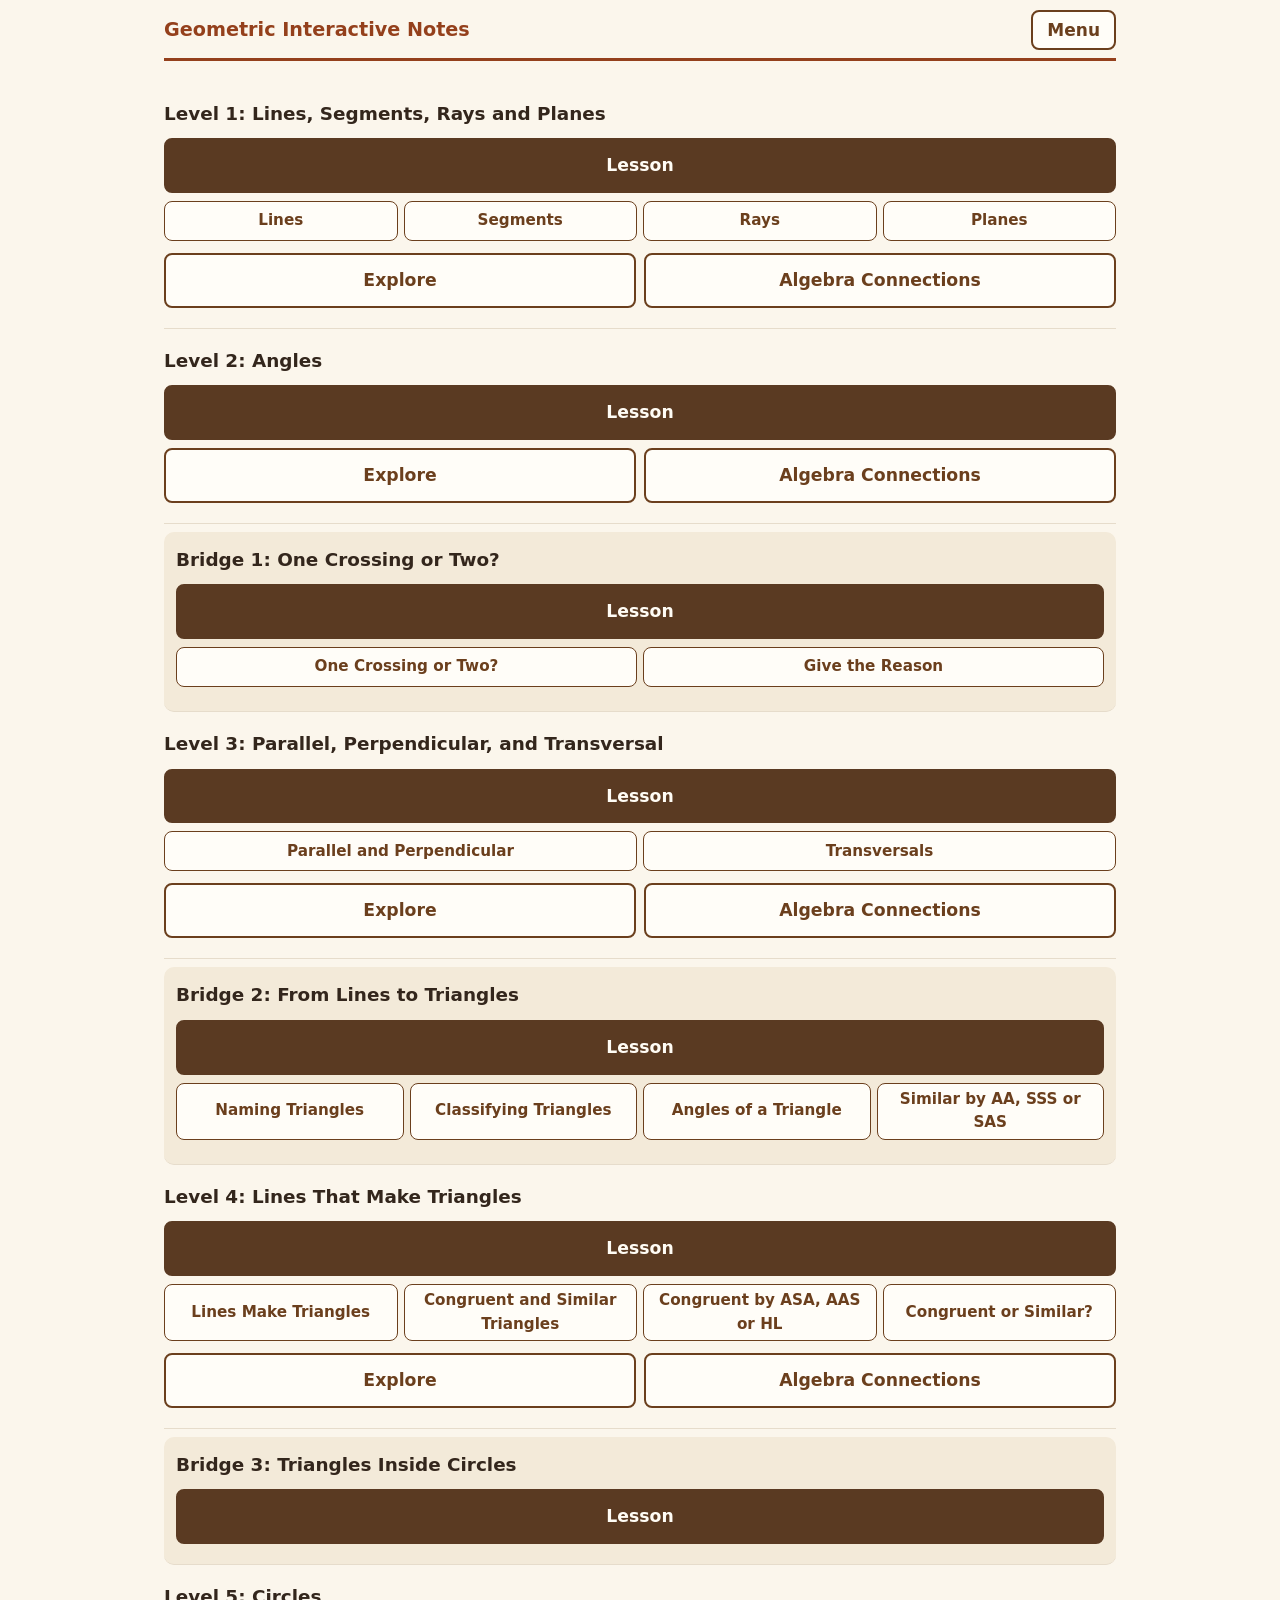
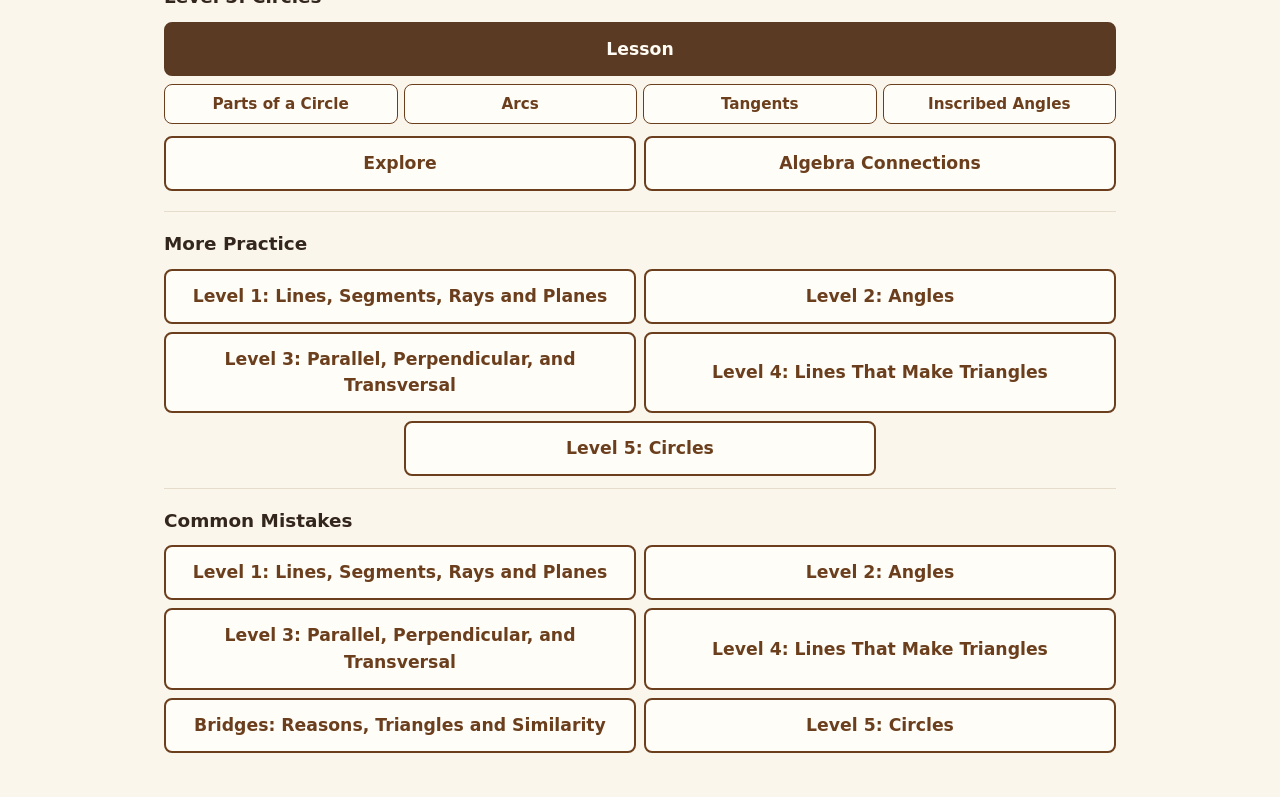
<file: index.html>
<!DOCTYPE html>
<html lang="en">
<head>
<meta charset="utf-8">
<meta name="viewport" content="width=device-width, initial-scale=1">
<title>Geometric Interactive Notes</title>
<style>/* Warm creams and browns, soft on the eyes. build.ps1 checks the contrast of every text and border pair. */
:root {
  --cream: #fbf6ec; --card: #fffdf8; --title: #94401c; --heading: #33261c; --paper: #fffcf5;
  --text: #3b2f25; --muted: #5c4a3a; --line: #e6dccb; --card-line: #dccbb0; --border: #8a6d4b; --panel: #f3ead9;
  --accent: #6b3f1d; --accent-bg: #f3e3c8; --primary: #5a3a22; --primary-hover: #4a2f1b;
  --warn-bg: #f7e9cf; --warn: #6b3f12; --warn-b: #b07a3a;
  --ok-bg: #e7ecd5; --ok: #3d4f1e; --ok-b: #6b7d3a;
  --bad-bg: #f6dcd5; --bad: #7a2418; --bad-b: #b0503e;
  --grid: #c9b89c; --figure: #3b2f25; --hl: #94401c; --hl-halo: #f3d9c4; --drawn: #5f6f35; --plane: #efe6d4;
}
* { box-sizing: border-box; }
body { margin: 0; font-family: system-ui, -apple-system, "Segoe UI", Roboto, Arial, sans-serif; font-size: 17px; line-height: 1.55; color: var(--text); background: var(--cream); }
main { max-width: 980px; margin: 0 auto; padding: 10px 14px 24px; }
[hidden] { display: none !important; }
.bar { display: flex; align-items: center; justify-content: space-between; gap: 8px; border-bottom: 3px solid var(--title); padding-bottom: 8px; margin-bottom: 6px; }
h1 { font-size: 1.2rem; margin: 0; color: var(--title); line-height: 1.25; }
.where { margin: 0 0 4px; font-size: 0.9rem; color: var(--muted); min-height: 1.3em; }
.lead { font-size: 1.15rem; font-weight: 700; margin: 6px 0 10px; color: var(--heading); }
.lead-sm { display: block; font-weight: 700; margin: 0 0 6px; color: var(--heading); }
.muted { color: var(--muted); margin: 4px 0; }

button { font: inherit; min-height: 44px; padding: 8px 14px; border: 2px solid var(--accent); border-radius: 8px; background: var(--card); color: var(--accent); font-weight: 600; cursor: pointer; }
button:hover { background: var(--accent-bg); }
button.primary, .primary-big { background: var(--primary); border-color: var(--primary); color: var(--paper); }
button.primary:hover, .primary-big:hover { background: var(--primary-hover); }
button:focus-visible, input:focus-visible, summary:focus-visible { outline: 3px solid var(--accent); outline-offset: 2px; }
.menu { min-height: 40px; padding: 4px 14px; flex: none; }
.big { display: block; width: 100%; text-align: left; font-size: 1.08rem; padding: 12px 16px; margin: 8px 0; }
.level { padding: 4px 0 12px; border-bottom: 1px solid var(--line); margin-bottom: 8px; }
.level:last-child { border-bottom: none; }
.modes { display: flex; flex-wrap: wrap; gap: 8px; margin: 0 0 8px; }
.modes .big { flex: 1 1 120px; width: auto; margin: 0; text-align: center; }
.parts { display: flex; flex-wrap: wrap; gap: 6px; margin: 0 0 12px; }
.part { flex: 1 1 64px; min-height: 40px; padding: 4px 6px; font-size: 0.95rem; font-weight: 600; border-width: 1px; }
.tools .toggle { margin-left: auto; }
.tools .toggle[aria-pressed="true"] { background: var(--accent-bg); color: var(--text); }
.choices { display: flex; flex-wrap: wrap; gap: 8px; }
.choices button { flex: 1 1 140px; }
.choices button.right { background: var(--ok-bg); color: var(--ok); border-color: var(--ok-b); }
.choices button.wrong { background: var(--panel); border-color: var(--card-line); }
.row { display: flex; flex-wrap: wrap; gap: 8px; align-items: center; margin: 8px 0; }

/* Two areas: the diagram for doing, the labeling area for writing. Side by side when there's room. */
.split { display: flex; flex-wrap: wrap; gap: 12px; align-items: flex-start; }
.card { background: var(--card); border: 1px solid var(--card-line); border-radius: 10px; padding: 10px 12px; min-width: 0; }
.diagram-card { flex: 3 1 420px; }
.side { flex: 2 1 260px; display: flex; flex-direction: column; gap: 12px; min-width: 0; }

/* Measurements and congruence, live from the diagram. */
.lengths { list-style: none; padding: 0; margin: 0 0 10px; display: flex; flex-wrap: wrap; gap: 4px 18px; font-size: 1.05rem; }
.lengths li { white-space: nowrap; }
.congruent { list-style: none; padding: 0; margin: 0; line-height: 2.2; }
.card-title { margin: 0 0 6px; font-size: 0.8rem; font-weight: 700; letter-spacing: 0.06em; text-transform: uppercase; color: var(--muted); }

.tools { display: flex; flex-wrap: wrap; gap: 6px; margin: 0 0 8px; }
.tools button { min-height: 44px; padding: 6px 12px; }
.tools button[aria-pressed="true"] { background: var(--primary); border-color: var(--primary); color: var(--paper); }
.hint { margin: 6px 0 0; font-size: 0.88rem; color: var(--muted); }

svg#svg { display: block; width: 100%; height: auto; background: var(--paper); border: 1px solid var(--card-line); border-radius: 8px; touch-action: manipulation; user-select: none; -webkit-user-select: none; }
.grid circle { fill: var(--grid); }
.plane polygon { fill: var(--plane); stroke: var(--border); stroke-width: 2; stroke-linejoin: round; }
.plane.hl polygon { fill: var(--hl-halo); stroke: var(--hl); stroke-width: 3.5; }
.line-lbl { font-size: 21px; font-weight: 700; font-style: italic; font-family: Georgia, "Times New Roman", serif; fill: var(--heading); paint-order: stroke; stroke: var(--paper); stroke-width: 4px; }
.plane-lbl { font-size: 19px; font-weight: 700; font-style: italic; fill: var(--heading); }
.obj .stroke { stroke: var(--figure); stroke-width: 3; fill: none; stroke-linecap: round; }
.obj .stroke.behind { stroke-dasharray: 7 6; }
.ticks line { stroke: var(--hl); stroke-width: 2.5; stroke-linecap: round; }
.angle-marks .arc, .angle-marks .right-box { fill: none; stroke: var(--hl); stroke-width: 2.5; }
.angle-hl { fill: var(--hl-halo); stroke: var(--hl); stroke-width: 1.5; }
.given-mark { fill: none; stroke: var(--hl); stroke-width: 2.5; stroke-linecap: round; }
/* An expression in a crowded spot is written a size smaller, so it fits beside its own angle. */
.expr-lbl.snug { font-size: 12px; stroke-width: 4px; }
.expr-lbl { font-size: 14px; font-weight: 700; fill: var(--accent); paint-order: stroke; stroke: var(--paper); stroke-width: 5px; stroke-linejoin: round; }
.tick-note { color: var(--muted); font-size: 0.9rem; white-space: nowrap; }
.arrowhead { fill: var(--figure); }
.arrowhead-hl { fill: var(--hl); }
.arrowhead-drawn { fill: var(--drawn); }
.obj.hl .stroke { stroke: var(--hl); stroke-width: 4.5; }
.obj.hl .halo { stroke: var(--hl-halo); stroke-width: 14; fill: none; stroke-linecap: round; }
.obj.drawn .stroke { stroke: var(--drawn); stroke-width: 3.5; stroke-dasharray: 10 5; }
.obj.picked .stroke { stroke: var(--hl); stroke-width: 4.5; stroke-dasharray: 8 4; }
.obj .hit { stroke: transparent; stroke-width: 24; fill: none; cursor: pointer; pointer-events: stroke; }
/* The tap area sits under the drawn line; the line itself lets taps through to it. Keyboard focus
   shows as a band in --border, 4.6:1 on the diagram (checked in build-geo as border/white). */
.obj path:not(.hit), .obj text { pointer-events: none; }
.obj .hit:focus-visible { stroke: var(--border); stroke-width: 14; outline: none; }
.pt .hit { fill: transparent; }
.pt .dot { fill: var(--figure); stroke: var(--paper); stroke-width: 1.5; }
.pt .lbl { font-size: 17px; font-weight: 700; fill: var(--heading); paint-order: stroke; stroke: var(--paper); stroke-width: 4px; stroke-linejoin: round; }
.pt { outline: none; }
.pt.movable { cursor: grab; touch-action: none; }
.pt.movable .dot { fill: var(--accent); r: 7; }
.pt.dragging { cursor: grabbing; }
.pt.first .dot { fill: var(--hl); r: 8; }
.pt:focus-visible .hit { stroke: var(--accent); stroke-width: 3; fill: var(--accent-bg); fill-opacity: 0.5; }
svg[data-tool="segment"] .pt, svg[data-tool="ray"] .pt, svg[data-tool="line"] .pt { cursor: pointer; }

/* Notation: a bar over a segment, a bar with one arrowhead over a ray, two over a line.
   The bar spans the letters exactly and everything is sized in em, so it scales with the text.
   The mark sits in a thin band above the letters instead of taking a line of its own. */
.nt { display: inline-block; position: relative; padding-top: 0.34em; line-height: 1.15; }
.nt-pts { font-weight: 700; letter-spacing: 0.03em; }
/* The mark: one SVG centered over the letters, in a thin band above them. */
.nt-svg { position: absolute; top: 0.02em; left: 50%; transform: translateX(-50%); height: 0.3em; overflow: visible; }
.chip { display: inline-block; padding: 2px 8px; margin: 2px 0; background: var(--panel); border: 1px solid var(--card-line); border-radius: 6px; white-space: nowrap; }
.names { line-height: 2.2; margin: 0 0 6px; }
.and { color: var(--muted); padding: 0 4px; }

.entry-row { display: flex; gap: 8px; align-items: center; }
.entry-row input { flex: 1 1 auto; min-width: 0; }
input[type=text] { font: inherit; font-size: 1.15rem; min-height: 48px; padding: 6px 10px; border: 2px solid var(--border); border-radius: 8px; width: 100%; color: var(--text); background: var(--paper); }
.keypad { display: flex; flex-wrap: wrap; gap: 6px; margin: 8px 0 4px; }
.keypad button { flex: 1 1 80px; }
.steps { margin: 0 0 6px; padding-left: 22px; }
.steps li { margin: 0 0 10px; }
.done-line { margin: 2px 0 0; font-weight: 700; color: var(--ok); font-size: 1.1rem; }
.hint-box { margin: 8px 0; }
.hint-box summary { cursor: pointer; font-weight: 700; color: var(--accent); min-height: 40px; display: list-item; padding: 8px 0; }
.written { margin: 0 0 8px; color: var(--muted); }
.as-typed { display: inline-block; margin-left: 4px; padding: 2px 10px; font-size: 1.15rem; color: var(--bad); background: var(--bad-bg); border: 1px dashed var(--bad-b); border-radius: 6px; }
.nt-letter { font-weight: 700; font-family: Georgia, "Times New Roman", serif; }
/* The output box: what was typed, shown in true notation, centered. */
.preview { display: flex; align-items: center; justify-content: center; text-align: center; min-height: 3.1em; margin: 8px 0; padding: 6px 12px;
  font-size: 1.4rem; background: var(--paper); border: 2px solid var(--card-line); border-radius: 8px; }

.claims { list-style: none; padding: 0; margin: 0; }
.claims li { margin: 6px 0; }
.claim { display: block; width: 100%; text-align: left; font-weight: 400; color: var(--text); border: 2px solid var(--card-line); line-height: 1.9; }
.claim.found { border-color: var(--ok-b); background: var(--ok-bg); }
.claim.okline { border-color: var(--card-line); background: var(--panel); }

.feedback { padding: 8px 12px; border-radius: 8px; margin: 8px 0; }
.feedback:empty { display: none; }
.feedback button { min-height: 36px; padding: 2px 10px; margin-left: 4px; }
.good { background: var(--ok-bg); color: var(--ok); border: 1px solid var(--ok-b); }
.bad { background: var(--bad-bg); color: var(--bad); border: 1px solid var(--bad-b); }
.almost { background: var(--warn-bg); color: var(--warn); border: 1px solid var(--warn-b); }

.facts { margin: 12px 0 0; background: var(--card); border: 1px solid var(--card-line); border-radius: 10px; padding: 6px 12px; }
.facts summary { cursor: pointer; font-weight: 700; color: var(--accent); min-height: 40px; display: list-item; padding: 8px 0; }
.facts table { border-collapse: collapse; margin: 6px 12px 10px 0; display: inline-table; vertical-align: top; }
.facts caption { text-align: left; font-weight: 700; padding: 2px 0; }
.facts th, .facts td { border: 1px solid var(--border); padding: 4px 8px; text-align: left; }
.facts th { background: var(--panel); }
.sr { position: absolute; width: 1px; height: 1px; overflow: hidden; clip: rect(0 0 0 0); white-space: nowrap; }

@media (max-width: 480px) {
  main { padding: 8px 8px 16px; }
  h1 { font-size: 1.05rem; }
  .card { padding: 8px; }
  .diagram-card, .side { flex-basis: 100%; }
}

/* More Practice: one button per level, two across when there's room. */
.practice-list { display: flex; flex-wrap: wrap; justify-content: center; gap: 8px; }
.practice-list .big { flex: 0 1 calc(50% - 4px); width: auto; margin: 0; text-align: center; }
@media (max-width: 560px) { .practice-list .big { flex-basis: 100%; } }
.lengths .tri-kind { flex-basis: 100%; font-weight: 600; }

/* Circles: the circle itself like any figure; the arc a task is about, thick in the highlight color. */
.circ { fill: none; stroke: var(--figure); stroke-width: 2.5; }
.arc-hl { fill: none; stroke: var(--hl); stroke-width: 7; stroke-linecap: round; opacity: 0.85; }
/* The mark that ties an expression to the angle it measures: a pale wedge at the vertex, in the expression's color. A filled shape, never an arc: arcs mean congruent angles. */
.expr-wedge { fill: var(--accent); fill-opacity: 0.32; stroke: none; }
.expr-arc-hl { fill: none; stroke: var(--accent); stroke-width: 5; stroke-linecap: round; opacity: 0.8; }

/* Complete the Proof: a two-column proof, statements left, reasons right. */
.proof { width: 100%; border-collapse: collapse; margin: 0 0 8px; font-size: 0.95rem; }
.proof th, .proof td { border: 1px solid var(--card-line); padding: 6px 8px; text-align: left; vertical-align: top; }
.proof th { background: var(--panel); color: var(--heading); }
.proof select { font: inherit; width: 100%; max-width: 100%; min-height: 40px; border: 2px solid var(--accent); border-radius: 6px; background: var(--card); color: var(--text); }
.pf-mark { font-weight: 700; margin-left: 4px; }
.pf-mark.ok { color: var(--ok); }
.pf-mark.no { color: var(--bad); }
/* Bridges on the home menu sit a little apart from the levels. */
.level.bridge { background: var(--panel); border-radius: 10px; padding: 8px 12px 12px; }

/* Show or hide measurements and congruent marks. "On" shows a check mark, so the state is not shown by color alone. */
.view-toggles { display: flex; flex-wrap: wrap; gap: 8px; }
.view-toggles .toggle { flex: 1 1 130px; min-height: 40px; padding: 4px 10px; font-size: 0.95rem; }
.view-toggles .toggle[aria-pressed="true"] { background: var(--accent-bg); color: var(--text); }
.view-toggles .toggle[aria-pressed="true"]::before { content: "\2713\00a0"; }
.view-toggles .toggle[aria-pressed="false"] { color: var(--muted); border-style: dashed; }

/* The question: a highlighted callout above the diagram, repeated at the top of the labeling area. */
.ask-box { background: var(--accent-bg); border-left: 5px solid var(--title); border-radius: 8px; padding: 8px 12px; margin: 4px 0 12px; }
.ask-box .lead { margin: 0; }
.ask-kind { margin: 0 0 2px; font-size: 0.78rem; font-weight: 700; letter-spacing: 0.06em; text-transform: uppercase; color: var(--title); }
.ask-copy .ask-text { margin: 0; font-weight: 700; color: var(--heading); font-size: 1.02rem; }

/* Checkpoint between levels: a red rule across the top, like a new chapter, and the new
   level's themes listed, the first in bold. */
.cp-card { max-width: 560px; margin: 8px auto; padding: 16px 18px; border-top: 6px solid var(--title); }
.cp-done { margin: 0 0 12px; font-weight: 700; color: var(--accent); }
.cp-card .lead { margin: 0 0 6px; color: var(--title); font-size: 1.35rem; }
.cp-card .lead:focus { outline: none; }
.cp-note { margin: 0 0 10px; color: var(--text); font-weight: 700; background: var(--accent-bg); border-radius: 6px; padding: 6px 10px; }
.cp-themes { margin: 0 0 8px; padding-left: 1.4em; }
.cp-themes li { margin: 3px 0; color: var(--text); }
.cp-themes li.next { font-weight: 700; color: var(--heading); }
</style>
</head>
<body>
<main id="app">
  <header class="bar">
    <h1>Geometric Interactive Notes</h1>
    <button type="button" id="menu" class="menu">Menu</button>
  </header>
  <p id="where" class="where"></p>

  <section id="home" aria-label="Levels">
    <div id="levels"></div>
  </section>

  <!-- A pause between levels, so a new level doesn't start without warning. -->
  <section id="checkpoint" hidden aria-labelledby="cp-next">
    <div class="card cp-card">
      <p id="cp-done" class="cp-done"></p>
      <p class="ask-kind">Up Next</p>
      <h2 id="cp-next" class="lead" tabindex="-1"></h2>
      <p id="cp-note" class="cp-note"></p>
      <ol id="cp-themes" class="cp-themes"></ol>
      <p class="row"><button type="button" class="primary" id="cp-go">Start</button></p>
    </div>
  </section>

  <section id="task" hidden aria-labelledby="ask">
    <div class="ask-box"><p id="ask-kind" class="ask-kind"></p><h2 id="ask" class="lead"></h2></div>
    <div class="split">
      <div class="card diagram-card">
        <p class="card-title">Diagram</p>
        <div id="tools" class="tools" role="toolbar" aria-label="Diagram tools"></div>
        <svg id="svg" role="group" aria-label="Diagram">
          <defs>
            <marker id="arrow" viewBox="0 0 10 10" refX="8" refY="5" markerWidth="4.5" markerHeight="4.5" orient="auto-start-reverse">
              <path d="M0,0 L10,5 L0,10 z" class="arrowhead"></path>
            </marker>
            <marker id="arrow-hl" viewBox="0 0 10 10" refX="8" refY="5" markerWidth="3.6" markerHeight="3.6" orient="auto-start-reverse">
              <path d="M0,0 L10,5 L0,10 z" class="arrowhead-hl"></path>
            </marker>
            <marker id="arrow-drawn" viewBox="0 0 10 10" refX="8" refY="5" markerWidth="4" markerHeight="4" orient="auto-start-reverse">
              <path d="M0,0 L10,5 L0,10 z" class="arrowhead-drawn"></path>
            </marker>
          </defs>
        </svg>
        <p id="tool-hint" class="hint"></p>
      </div>
      <div class="side">
        <div class="card label-card">
          <p class="card-title">Labeling</p>
          <!-- The question again, where students type, so it's never out of sight. Screen readers already heard it. -->
          <div id="ask-copy" class="ask-box ask-copy" aria-hidden="true"></div>
          <div id="label-area"></div>
          <p id="fb" class="feedback" role="status" aria-live="polite"></p>
          <p class="row"><button type="button" id="next" class="primary" hidden>Next</button><button type="button" id="next2" hidden>Next Mistake</button></p>
        </div>
        <div id="view-toggles" class="view-toggles" role="group" aria-label="What to show" hidden>
          <button type="button" id="tog-meas" class="toggle" aria-pressed="true">Measurements</button>
          <button type="button" id="tog-cong" class="toggle" aria-pressed="true">Congruent Marks</button>
        </div>
        <div id="measures" class="card measures" hidden>
          <p class="card-title" id="len-title">Measurements</p>
          <ul id="lengths" class="lengths" aria-labelledby="len-title"></ul>
          <p class="card-title" id="cong-title">Congruent</p>
          <ul id="congruent" class="congruent" aria-labelledby="cong-title"></ul>
        </div>
      </div>
    </div>
    <details class="facts">
      <summary>Figure Facts</summary>
      <div id="facts-body"></div>
    </details>
  </section>
  <p id="announce" class="sr" aria-live="polite"></p>
</main>
<script>/* Geometry engine for Geometric Interactive Notes. No DOM here, so every rule can be tested.
   Model: a 20 x 14 grid, y pointing up. A point has coordinates, or sits on the line through two
   other points at parameter t (so it stays exactly on that line when they move).
   A figure object is { kind: 'segment' | 'ray' | 'line', a, b } where a and b are point names;
   for a ray, a is the endpoint. */
const Geom = (() => {
  'use strict';
  const W = 20, H = 14;
  const EPS = 1e-9;
  const sub = (a, b) => ({ x: a.x - b.x, y: a.y - b.y });
  const cross = (u, v) => u.x * v.y - u.y * v.x;
  const dot = (u, v) => u.x * v.x + u.y * v.y;
  const len = u => Math.hypot(u.x, u.y);

  const KINDS = {
    segment: { word: 'segment', ends: 'has two endpoints' },
    ray: { word: 'ray', ends: 'has one endpoint and goes on forever in one direction' },
    line: { word: 'line', ends: 'has no endpoints and goes on forever in both directions' },
    plane: { word: 'plane', ends: 'is a flat surface that goes on forever in every direction' },
  };

  // ---------- Positions ----------
  function pos(fig, name, depth = 0) {
    const p = fig.points[name];
    if (!p) throw new Error('There is no point ' + name + '.');
    if (depth > 6) throw new Error('Point ' + name + ' depends on itself.');
    // On a circle, at an angle (degrees) from its center.
    if (p.circ) {
      const C = pos(fig, p.circ, depth + 1), r = radius(fig, p.circ), a = p.deg * Math.PI / 180;
      return { x: C.x + r * Math.cos(a), y: C.y + r * Math.sin(a) };
    }
    // Where a tangent from point `from` touches the circle (side 1 or -1 picks which of the two).
    // Not a number when `from` is inside the circle, so moves that put it there are refused.
    if (p.tanFrom) {
      const C = pos(fig, p.circ2, depth + 1), Q = pos(fig, p.tanFrom, depth + 1), r = radius(fig, p.circ2);
      const d = Math.hypot(Q.x - C.x, Q.y - C.y), base = Math.atan2(Q.y - C.y, Q.x - C.x), a = base + p.side * Math.acos(r / d);
      return d > r + 1e-9 ? { x: C.x + r * Math.cos(a), y: C.y + r * Math.sin(a) } : { x: NaN, y: NaN };
    }
    // On the tangent line at point `at`, a distance d along it.
    if (p.tanLine) {
      const T = pos(fig, p.tanLine, depth + 1), C = pos(fig, p.circ2, depth + 1), l = Math.hypot(T.x - C.x, T.y - C.y);
      return { x: T.x - p.d * (T.y - C.y) / l, y: T.y + p.d * (T.x - C.x) / l };
    }
    if (!p.on) return { x: p.x, y: p.y };
    const A = pos(fig, p.on[0], depth + 1), B = pos(fig, p.on[1], depth + 1);
    return { x: A.x + p.t * (B.x - A.x), y: A.y + p.t * (B.y - A.y) };
  }
  const samePos = (P, Q) => Math.abs(P.x - Q.x) < 1e-7 && Math.abs(P.y - Q.y) < 1e-7;
  function collinear(P, Q, R) {
    const u = sub(Q, P), v = sub(R, P);
    return Math.abs(cross(u, v)) <= EPS * Math.max(1, len(u) * len(v));
  }
  // Where X sits along A -> B: 0 at A, 1 at B. Only meaningful when X is on line AB.
  function param(A, B, X) { const d = sub(B, A); return dot(sub(X, A), d) / dot(d, d); }

  // ---------- Which figure does a name describe? ----------
  // Two names describe the same figure when they are the same set of points, whatever the drawing order.
  function same(fig, f, g) {
    if (f.kind !== g.kind) return false;
    const A = pos(fig, f.a), B = pos(fig, f.b), C = pos(fig, g.a), D = pos(fig, g.b);
    if (f.kind === 'segment') return (samePos(A, C) && samePos(B, D)) || (samePos(A, D) && samePos(B, C));
    if (f.kind === 'line') return collinear(A, B, C) && collinear(A, B, D);
    return samePos(A, C) && collinear(A, B, D) && param(A, B, D) > EPS;   // ray: same endpoint, same direction
  }
  // Is point X on figure f?
  function onFigure(fig, f, x) {
    const A = pos(fig, f.a), B = pos(fig, f.b), X = pos(fig, x);
    if (!collinear(A, B, X)) return false;
    const t = param(A, B, X);
    if (f.kind === 'segment') return t >= -EPS && t <= 1 + EPS;
    if (f.kind === 'ray') return t >= -EPS;
    return true;
  }
  // Every correct name for f using the points in the figure (segment names use its endpoints only).
  function names(fig, f) {
    if (f.kind === 'segment') return [[f.a, f.b], [f.b, f.a]];
    const pts = Object.keys(fig.points), out = [];
    for (const p of pts) for (const q of pts) if (p !== q && same(fig, f, { kind: f.kind, a: p, b: q })) out.push([p, q]);
    return out;
  }
  // Rays VA and VB are opposite when they share endpoint V and point exactly opposite ways.
  function opposite(fig, v, a, b) {
    const V = pos(fig, v), A = pos(fig, a), B = pos(fig, b);
    return collinear(A, V, B) && param(V, A, B) < -EPS;
  }
  // Is point m strictly between a and b on one line?
  function between(fig, a, m, b) {
    const A = pos(fig, a), M = pos(fig, m), B = pos(fig, b);
    if (!collinear(A, B, M)) return false;
    const t = param(A, B, M);
    return t > EPS && t < 1 - EPS;
  }
  const collinearPts = (fig, a, b, c) => collinear(pos(fig, a), pos(fig, b), pos(fig, c));

  // ---------- Moving points ----------
  const inBounds = P => P.x >= 1 - 1e-9 && P.x <= W - 1 + 1e-9 && P.y >= 1 - 1e-9 && P.y <= H - 1 + 1e-9;
  const clamp = (v, lo, hi) => Math.min(hi, Math.max(lo, v));
  // The two points that make an equilateral triangle with A and B.
  function apexes(A, B) {
    const d = sub(B, A), h = Math.sqrt(3) / 2, mid = { x: (A.x + B.x) / 2, y: (A.y + B.y) / 2 };
    return [{ x: mid.x - d.y * h, y: mid.y + d.x * h }, { x: mid.x + d.y * h, y: mid.y - d.x * h }];
  }
  // Where a dragged point lands. Free points snap to the grid, or onto a "magnet" line when the
  // pointer is close, so a point can land exactly on a line. Points built on a line slide along it
  // in steps of about one unit. Returns null when the move isn't allowed (off the grid, or on top
  // of another point). A magnet with `for` pulls only that point.
  function snapMove(fig, name, M, magnets = []) {
    magnets = magnets.filter(mg => !mg.for || mg.for === name);
    const p = fig.points[name];
    let next;
    if (p.tanFrom || p.tanLine) return null;       // built from other points; it moves with them
    if (p.circ) {
      // A point on a circle slides around it in 5 degree steps, so arcs and angles stay whole numbers.
      const C = pos(fig, p.circ), deg = Math.atan2(M.y - C.y, M.x - C.x) * 180 / Math.PI;
      next = { circ: p.circ, deg: ((Math.round(deg / 5) * 5) % 360 + 360) % 360 };
    } else if (p.on) {
      const A = pos(fig, p.on[0]), B = pos(fig, p.on[1]);
      const step = 1 / len(sub(B, A));
      const t = Math.round(param(A, B, M) / step) * step;
      next = { on: p.on, t };
    } else {
      let best = { x: clamp(Math.round(M.x), 1, W - 1), y: clamp(Math.round(M.y), 1, H - 1) };
      // A point magnet comes first: { apex: [a, b] } pulls the point to where it makes an
      // equilateral triangle with a and b (never a grid point, so it needs a magnet to reach).
      const apex = magnets.filter(mg => mg.apex && !mg.apex.includes(name))
        .map(mg => apexes(pos(fig, mg.apex[0]), pos(fig, mg.apex[1])).find(P => len(sub(M, P)) < 0.5)).find(Boolean);
      // A line magnet is a line through two points, [a, b]; a line through point `at` that is
      // perpendicular or parallel to line `of`: { at, dir: 'perp' | 'par', of: [a, b] }; or the
      // perpendicular bisector of a segment, { bis: [a, b] }, where every point is as far from a as from b.
      for (const mg of apex ? [] : magnets) {
        let A, d;
        if (mg.apex) continue;
        if (Array.isArray(mg)) {
          if (mg.includes(name)) continue;
          A = pos(fig, mg[0]); d = sub(pos(fig, mg[1]), A);
        } else if (mg.bis) {
          if (mg.bis.includes(name)) continue;
          const P = pos(fig, mg.bis[0]), Q = pos(fig, mg.bis[1]), e = sub(Q, P);
          A = { x: (P.x + Q.x) / 2, y: (P.y + Q.y) / 2 }; d = { x: -e.y, y: e.x };
        } else {
          if (mg.at === name || mg.of.includes(name)) continue;
          A = pos(fig, mg.at);
          const e = sub(pos(fig, mg.of[1]), pos(fig, mg.of[0]));
          d = mg.dir === 'perp' ? { x: -e.y, y: e.x } : e;
        }
        const u = { x: d.x / len(d), y: d.y / len(d) };
        const s = dot(sub(M, A), u);
        const foot = { x: A.x + s * u.x, y: A.y + s * u.y };
        if (len(sub(M, foot)) > 0.45) continue;
        // Prefer a grid point that is exactly on the line; otherwise step along the line in whole units.
        const lattice = { x: Math.round(M.x), y: Math.round(M.y) };
        const onIt = Math.abs(cross(d, sub(lattice, A))) <= EPS * Math.max(1, len(d) * len(sub(lattice, A)));
        if (onIt && len(sub(lattice, M)) < 0.75) { best = lattice; break; }
        const k = Math.round(s);
        best = { x: A.x + k * u.x, y: A.y + k * u.y };
        break;
      }
      next = apex || best;
    }
    const trial = Object.assign({}, fig, { points: Object.assign({}, fig.points, { [name]: next }) });
    const P = pos(trial, name);
    if (!inBounds(P)) return null;
    for (const other of Object.keys(fig.points)) {
      if (other === name) continue;
      if (samePos(P, pos(trial, other))) return null;
    }
    // Moving an anchor must not push a point built on its line off the grid or onto another point.
    for (const other of Object.keys(fig.points)) {
      if (other === name) continue;
      const Q = pos(trial, other);
      if (!inBounds(Q) && inBounds(pos(fig, other))) return null;
      for (const third of Object.keys(fig.points)) if (third !== other && samePos(Q, pos(trial, third))) return null;
    }
    // A transversal figure keeps its shape: P stays between the points that name its line and Q
    // between theirs (so the eight angle names still fit), and t never lies along either line.
    const tv = fig.transversal;
    if (tv && !(between(trial, tv.l[0], tv.P, tv.l[1]) && between(trial, tv.m[0], tv.Q, tv.m[1]) &&
      !collinearPts(trial, tv.l[0], tv.l[1], tv.Q) && !collinearPts(trial, tv.m[0], tv.m[1], tv.P))) return null;
    // Two crossing lines stay crossing at their point, with it between the points on each line.
    const cr = fig.crossing;
    if (cr && !(cr.lines.every(([a, b]) => between(trial, a, cr.at, b)) && !collinearPts(trial, cr.lines[0][0], cr.lines[0][1], cr.lines[1][0]))) return null;
    // A triangle never flattens into a line.
    if ((fig.triangles || []).some(t => collinearPts(trial, ...t))) return null;
    return next;
  }
  // One arrow-key step: a free point moves one grid unit; a point on a line moves one unit along it.
  function keyMove(fig, name, dx, dy, magnets) {
    const p = fig.points[name];
    const P = pos(fig, name);
    if (p.circ) {
      // Right or up goes counterclockwise, left or down clockwise, one 5 degree step.
      const C = pos(fig, p.circ), a = (p.deg + (dx + dy > 0 ? 5 : -5)) * Math.PI / 180, r = radius(fig, p.circ);
      return snapMove(fig, name, { x: C.x + r * Math.cos(a), y: C.y + r * Math.sin(a) }, magnets);
    }
    if (p.on) {
      const A = pos(fig, p.on[0]), B = pos(fig, p.on[1]), d = sub(B, A), u = { x: d.x / len(d), y: d.y / len(d) };
      const sign = (dx * u.x + dy * u.y) >= 0 ? 1 : -1;
      return snapMove(fig, name, { x: P.x + sign * u.x, y: P.y + sign * u.y }, magnets);
    }
    return snapMove(fig, name, { x: P.x + dx, y: P.y + dy }, []);
  }

  // ---------- Planes ----------
  // A flat diagram can't show depth, so which points lie in a plane is part of how the figure is
  // built (fig.planes[i].pts), not something measured. A point built on a line through two points
  // of a plane is in that plane too.
  const plane = (fig, label) => (fig.planes || []).find(p => p.label === label);
  // Is P inside the plane's drawn shape? Used only by Explore's plane, where the rule for the
  // sandbox is: a point dragged inside the drawing is in the plane.
  function insideQuad(quad, P) {
    let inside = false;
    for (let i = 0, j = quad.length - 1; i < quad.length; j = i++) {
      const [xi, yi] = quad[i], [xj, yj] = quad[j];
      if ((yi > P.y) !== (yj > P.y) && P.x < (xj - xi) * (P.y - yi) / (yj - yi) + xi) inside = !inside;
    }
    return inside;
  }
  function inPlane(fig, label, name) {
    const pl = plane(fig, label);
    if (!pl) return false;
    if (pl.byShape) return !!fig.points[name] && insideQuad(pl.quad, pos(fig, name));
    if (pl.pts.includes(name)) return true;
    const p = fig.points[name];
    return !!(p && p.on && inPlane(fig, label, p.on[0]) && inPlane(fig, label, p.on[1]));
  }
  // Which plane does a name describe? "M" -> plane M; three points -> the plane holding all three,
  // as long as they aren't on one line (then many planes go through them).
  function resolvePlane(fig, pts) {
    if (pts.length === 1) return plane(fig, pts[0]) ? { label: pts[0] } : { error: 'noPlane', pt: pts[0] };
    if (pts.length !== 3) return { error: 'count' };
    const missing = pts.find(p => !fig.points[p]);
    if (missing) return { error: 'noPoint', pt: missing };
    if (collinearPts(fig, pts[0], pts[1], pts[2])) return { error: 'collinear' };
    const pl = (fig.planes || []).find(p => pts.every(n => inPlane(fig, p.label, n)));
    if (!pl) {
      const home = (fig.planes || [])[0];
      return { error: 'notIn', pt: home ? pts.find(n => !inPlane(fig, home.label, n)) : pts[0], plane: home && home.label };
    }
    return { label: pl.label };
  }
  // A line lies in a plane when two of its points do. A line through one point of the plane and
  // one point outside it crosses the plane at that one point.
  const lineInPlane = (fig, a, b, label) => inPlane(fig, label, a) && inPlane(fig, label, b);
  function lineCrossesAt(fig, a, b, label) {
    const ia = inPlane(fig, label, a), ib = inPlane(fig, label, b);
    return ia === ib ? null : ia ? a : b;
  }
  function planeNames(fig, label) {
    const pts = Object.keys(fig.points).filter(n => inPlane(fig, label, n));
    const out = [[label]];
    for (let i = 0; i < pts.length; i++) for (let j = i + 1; j < pts.length; j++) for (let k = j + 1; k < pts.length; k++) {
      if (!collinearPts(fig, pts[i], pts[j], pts[k])) out.push([pts[i], pts[j], pts[k]]);
    }
    return out;
  }

  // ---------- Angles ----------
  // An angle is [a, v, b]: two rays from vertex v, through a and through b. Named with three
  // points, vertex in the middle (the convention these notes teach).
  function angleDeg(fig, a, v, b) {
    const V = pos(fig, v), u = sub(pos(fig, a), V), w = sub(pos(fig, b), V);
    return Math.atan2(Math.abs(cross(u, w)), dot(u, w)) * 180 / Math.PI;
  }
  const DEG_EPS = 1e-7;
  function angleKind(deg) {
    if (Math.abs(deg - 90) < DEG_EPS) return 'right';
    if (Math.abs(deg - 180) < DEG_EPS) return 'straight';
    return deg < 90 ? 'acute' : 'obtuse';
  }
  const sameRay = (fig, v, a, w, b) => same(fig, { kind: 'ray', a: v, b: a }, { kind: 'ray', a: w, b: b });
  // Two names describe the same angle when they have the same vertex and the same two rays.
  function sameAngle(fig, g, h) {
    if (!samePos(pos(fig, g[1]), pos(fig, h[1]))) return false;
    return (sameRay(fig, g[1], g[0], h[1], h[0]) && sameRay(fig, g[1], g[2], h[1], h[2]))
      || (sameRay(fig, g[1], g[0], h[1], h[2]) && sameRay(fig, g[1], g[2], h[1], h[0]));
  }
  const oppRays = (fig, v, a, b) => opposite(fig, v, a, b);
  // Angles that share a vertex: vertical (each ray of one is opposite a ray of the other), a linear
  // pair (one shared ray, the other two opposite), adjacent (one shared ray), or no name.
  function sameVertexPair(fig, g, h) {
    const v = g[1];
    const shared = [[0, 0], [0, 2], [2, 0], [2, 2]].find(([i, j]) => sameRay(fig, v, g[i], v, h[j]));
    if (shared) {
      const gi = shared[0] === 0 ? 2 : 0, hj = shared[1] === 0 ? 2 : 0;
      return oppRays(fig, v, g[gi], h[hj]) ? 'linear pair' : 'adjacent';
    }
    const vertical = (oppRays(fig, v, g[0], h[0]) && oppRays(fig, v, g[2], h[2])) || (oppRays(fig, v, g[0], h[2]) && oppRays(fig, v, g[2], h[0]));
    return vertical ? 'vertical' : null;
  }
  // Lines through (a, b) and (c, d) are parallel when their directions don't cross.
  function parallel(fig, a, b, c, d) {
    const u = sub(pos(fig, b), pos(fig, a)), w = sub(pos(fig, d), pos(fig, c));
    return Math.abs(cross(u, w)) <= EPS * Math.max(1, len(u) * len(w));
  }

  // ...and perpendicular when their directions meet at a right angle.
  function perpendicular(fig, a, b, c, d) {
    const u = sub(pos(fig, b), pos(fig, a)), w = sub(pos(fig, d), pos(fig, c));
    return Math.abs(dot(u, w)) <= EPS * Math.max(1, len(u) * len(w));
  }
  const lineRelation = (fig, a, b, c, d) => (parallel(fig, a, b, c, d) ? 'parallel' : perpendicular(fig, a, b, c, d) ? 'perpendicular' : null);

  // ---------- A transversal ----------
  // fig.transversal = { l: [a, b], m: [c, d], t: [e, f], P, Q }: line t crosses line l at P and
  // line m at Q. Every angle at P or Q is described by which side of t it opens to, whether it lies
  // between l and m (interior), and which way along t its t-ray points. Those describe the pair
  // names in the figure's own frame, so the names don't change when the figure is turned.
  function tInfo(fig, g) {
    const T = fig.transversal, V = pos(fig, g[1]);
    const onT = x => collinearPts(fig, T.t[0], T.t[1], x);
    const tRay = onT(g[0]) ? g[0] : g[2], other = tRay === g[0] ? g[2] : g[0];
    const tdir = sub(pos(fig, T.t[1]), pos(fig, T.t[0]));
    const across = g[1] === T.P ? T.Q : T.P;
    return {
      side: Math.sign(cross(tdir, sub(pos(fig, other), V))),
      interior: dot(sub(pos(fig, tRay), V), sub(pos(fig, across), V)) > 0,
      along: Math.sign(dot(sub(pos(fig, tRay), V), tdir)),
    };
  }
  function anglePair(fig, g, h) {
    if (samePos(pos(fig, g[1]), pos(fig, h[1]))) return sameVertexPair(fig, g, h);
    if (!fig.transversal) return null;
    const a = tInfo(fig, g), b = tInfo(fig, h);
    if (a.side === b.side && a.along === b.along) return 'corresponding';
    if (a.interior && b.interior) return a.side === b.side ? 'same-side interior' : 'alternate interior';
    if (!a.interior && !b.interior) return a.side === b.side ? 'same-side exterior' : 'alternate exterior';
    return null;
  }
  // What a pair's name tells you. Vertical angles and linear pairs are always related; the
  // transversal pairs only when the two lines are parallel.
  function pairRelation(fig, name) {
    if (name === 'vertical') return 'congruent';
    if (name === 'linear pair') return 'supplementary';
    const T = fig.transversal;
    if (!T || !parallel(fig, T.l[0], T.l[1], T.m[0], T.m[1])) return null;
    if (['corresponding', 'alternate interior', 'alternate exterior'].includes(name)) return 'congruent';
    if (['same-side interior', 'same-side exterior'].includes(name)) return 'supplementary';
    return null;
  }
  // Angle measures and congruent angles, for the Measurements panel and the arc marks.
  function measureAngles(fig) {
    const list = (fig.angles || []).map(g => ({ pts: g, deg: angleDeg(fig, ...g) }));
    const groups = [];
    for (const x of list) {
      x.kind = angleKind(x.deg);
      x.exact = Math.abs(x.deg - Math.round(x.deg)) < DEG_EPS;
      x.text = x.exact ? String(Math.round(x.deg)) : x.deg.toFixed(1);
      if (x.kind === 'right') continue;            // right angles get a box, never arcs
      const g = groups.find(gr => Math.abs(gr[0].deg - x.deg) < DEG_EPS);
      if (g) g.push(x); else groups.push([x]);
    }
    const classes = groups.filter(g => g.length > 1);
    classes.forEach((g, i) => g.forEach(x => { x.arcs = i + 1; }));
    return { angles: list, congruent: classes.map(g => g.map(x => x.pts)) };
  }

  // ---------- Measurements and congruence ----------
  // Every segment the figure shows: each pair of labeled points that lie on one drawn figure.
  // Lengths are compared exactly (squared lengths within a tiny tolerance), so congruent segments
  // are grouped by the geometry, never by rounded numbers.
  function measure(fig, extra = []) {
    const objs = (fig.objects || []).concat(extra);
    const names = Object.keys(fig.points), seen = new Set(), segs = [];
    for (const o of objs) {
      const on = names.filter(n => onFigure(fig, o, n)).sort();
      for (let i = 0; i < on.length; i++) for (let j = i + 1; j < on.length; j++) {
        const key = on[i] + on[j];
        if (seen.has(key)) continue;
        seen.add(key);
        const A = pos(fig, on[i]), B = pos(fig, on[j]);
        segs.push({ pts: [on[i], on[j]], sq: dot(sub(B, A), sub(B, A)) });
      }
    }
    const same = (a, b) => Math.abs(a.sq - b.sq) <= 1e-9 * Math.max(1, a.sq, b.sq);
    // Congruence classes: segments with exactly equal lengths.
    const groups = [];
    for (const s of segs) {
      const g = groups.find(gr => same(gr[0], s));
      if (g) g.push(s); else groups.push([s]);
    }
    // Displayed lengths: one decimal, or more when two different lengths would round alike.
    for (const g of groups) {
      const v = Math.sqrt(g[0].sq);
      let dp = 1;
      while (dp < 3 && groups.some(h => h !== g && Math.sqrt(h[0].sq).toFixed(dp) === v.toFixed(dp))) dp++;
      const exact = Math.abs(v - Math.round(v)) < 1e-9;
      for (const s of g) { s.value = v; s.text = exact ? String(Math.round(v)) : v.toFixed(dp); s.exact = exact; }
    }
    segs.sort((a, b) => a.pts.join('').localeCompare(b.pts.join('')));
    // Tick marks: the first congruent group (by name) gets one tick, the next two, and so on, so
    // the marks stay put while points are dragged.
    const key = g => g.map(s => s.pts.join('')).sort()[0];
    const classes = groups.filter(g => g.length > 1).sort((a, b) => key(a).localeCompare(key(b)));
    classes.forEach((g, i) => g.forEach(s => { s.ticks = i + 1; }));
    return { segments: segs, congruent: classes.map(g => g.map(s => s.pts).sort((a, b) => a.join('').localeCompare(b.join('')))) };
  }

  // ---------- Triangles ----------
  // A triangle is three point names. Its sides and angles are compared exactly, so a triangle is
  // isosceles only when two sides really are congruent (the tick marks agree).
  const sqLen = (fig, a, b) => { const d = sub(pos(fig, b), pos(fig, a)); return dot(d, d); };
  const eqSq = (p, q) => Math.abs(p - q) <= 1e-9 * Math.max(1, p, q);
  // The interior angles, vertex in the middle: at a, at b, at c.
  const triAngles = t => [[t[2], t[0], t[1]], [t[0], t[1], t[2]], [t[1], t[2], t[0]]];
  // By sides: equilateral (3 congruent), isosceles (at least 2), scalene (none). Isosceles is
  // inclusive, so an equilateral triangle is isosceles too; `sides` gives the most specific name.
  function triSides(fig, t) {
    const [a, b, c] = t, s = [sqLen(fig, a, b), sqLen(fig, b, c), sqLen(fig, c, a)];
    const pairs = [eqSq(s[0], s[1]), eqSq(s[1], s[2]), eqSq(s[2], s[0])].filter(Boolean).length;
    return pairs === 3 ? 'equilateral' : pairs === 1 ? 'isosceles' : 'scalene';
  }
  // By angles: right (one 90 degree angle), obtuse (one over 90), or acute (all under 90).
  function triKind(fig, t) {
    const kinds = triAngles(t).map(g => angleKind(angleDeg(fig, ...g)));
    return kinds.includes('right') ? 'right' : kinds.includes('obtuse') ? 'obtuse' : 'acute';
  }
  const isTriangle = (fig, t) => !collinearPts(fig, ...t);
  // Two names describe the same triangle when they use the same three vertices, in any order.
  // △t ≅ △u when all three pairs of sides are congruent (SSS). Returns u's vertices reordered to
  // match t's (the correspondence the name must show), or null.
  function congruentTri(fig, t, u) {
    const side = (p, q) => sqLen(fig, p, q);
    const orders = [[0, 1, 2], [0, 2, 1], [1, 0, 2], [1, 2, 0], [2, 0, 1], [2, 1, 0]].map(ix => ix.map(i => u[i]));
    return orders.find(v => eqSq(side(t[0], t[1]), side(v[0], v[1])) && eqSq(side(t[1], t[2]), side(v[1], v[2])) && eqSq(side(t[2], t[0]), side(v[2], v[0]))) || null;
  }
  // △t ∼ △u when all three pairs of sides are in the same ratio (SSS similarity). Returns u's
  // vertices in matching order and the scale factor k (u's sides are k times t's), or null.
  function similarTri(fig, t, u) {
    const side = (p, q) => sqLen(fig, p, q);
    const orders = [[0, 1, 2], [0, 2, 1], [1, 0, 2], [1, 2, 0], [2, 0, 1], [2, 1, 0]].map(ix => ix.map(i => u[i]));
    for (const v of orders) {
      const r = side(v[0], v[1]) / side(t[0], t[1]);
      if (eqSq(side(v[1], v[2]), r * side(t[1], t[2])) && eqSq(side(v[2], v[0]), r * side(t[2], t[0]))) return { order: v, k: Math.sqrt(r) };
    }
    return null;
  }
  // Does the statement "△t ≅ △u" (or ∼), in exactly this vertex order, hold?
  function triStatement(fig, t, u, rel) {
    const r = sqLen(fig, u[0], u[1]) / sqLen(fig, t[0], t[1]);
    if (rel === 'congruent' && !eqSq(r, 1)) return false;
    return eqSq(sqLen(fig, u[1], u[2]), r * sqLen(fig, t[1], t[2])) && eqSq(sqLen(fig, u[2], u[0]), r * sqLen(fig, t[2], t[0]));
  }
  const sameTri = (fig, t, u) => t.length === 3 && u.length === 3 && t.every(p => u.some(q => samePos(pos(fig, p), pos(fig, q))));

  // ---------- Circles ----------
  // fig.circles = [{ c: 'P', r }]: a circle is named by its center (⊙P).
  function radius(fig, c) { const k = (fig.circles || []).find(x => x.c === c); if (!k) throw new Error('There is no circle ' + c + '.'); return k.r; }
  const onCircle = (fig, c, n) => Math.abs(len(sub(pos(fig, n), pos(fig, c))) - radius(fig, c)) < 1e-7;
  // An arc from a to b on circle c. With `via`, the arc through that point; with `opp`, the arc
  // that doesn't contain that point (an inscribed angle's intercepted arc); otherwise the minor arc.
  function arcDeg(fig, arc) {
    const m = angleDeg(fig, arc.a, arc.c, arc.b);
    if (Math.abs(m - 180) < DEG_EPS) return 180;
    const inMinor = x => Math.abs(angleDeg(fig, arc.a, arc.c, x) + angleDeg(fig, x, arc.c, arc.b) - m) < 1e-7;
    if (arc.via) return inMinor(arc.via) ? m : 360 - m;
    if (arc.opp) return inMinor(arc.opp) ? 360 - m : m;
    return m;
  }
  // Congruent arcs: arcs of the same circle with the same measure, in groups of two or more (the
  // order of fig.arcs). Arcs are compared within one circle only.
  function congruentArcs(fig) {
    const groups = [];
    for (const arc of fig.arcs || []) {
      const d = arcDeg(fig, arc), g = groups.find(x => x.c === arc.c && Math.abs(x.deg - d) < DEG_EPS);
      if (g) g.arcs.push(arc); else groups.push({ c: arc.c, deg: d, arcs: [arc] });
    }
    return groups.filter(g => g.arcs.length > 1).map(g => g.arcs);
  }
  const arcKind = (fig, arc) => { const d = arcDeg(fig, arc); return Math.abs(d - 180) < DEG_EPS ? 'semicircle' : d < 180 ? 'minor' : 'major'; };
  // Which part of circle c a segment or line is. A diameter is a chord too; `part` gives the most specific name.
  function circlePart(fig, c, o) {
    const C = pos(fig, c), isC = n => samePos(pos(fig, n), C), on = n => onCircle(fig, c, n);
    if (o.kind === 'segment') {
      if ((isC(o.a) && on(o.b)) || (isC(o.b) && on(o.a))) return 'radius';
      if (on(o.a) && on(o.b)) return collinear(pos(fig, o.a), C, pos(fig, o.b)) ? 'diameter' : 'chord';
      return null;
    }
    if (o.kind === 'line') {
      const A = pos(fig, o.a), B = pos(fig, o.b), dist = Math.abs(cross(sub(B, A), sub(C, A))) / len(sub(B, A)), r = radius(fig, c);
      return Math.abs(dist - r) < 1e-7 ? 'tangent' : dist < r ? 'secant' : null;
    }
    return null;
  }
  // An angle is inscribed when its vertex is on the circle and both sides meet it again; central
  // when its vertex is the center.
  // Circumscribed when its vertex is outside and both sides are tangent (each side meets the circle
  // at a point where it is perpendicular to the radius).
  function angleAtCircle(fig, c, g) {
    if (samePos(pos(fig, g[1]), pos(fig, c))) return 'central';
    if (onCircle(fig, c, g[1]) && onCircle(fig, c, g[0]) && onCircle(fig, c, g[2])) return 'inscribed';
    const tangentAt = n => onCircle(fig, c, n) && perpendicular(fig, c, n, n, g[1]);
    return len(sub(pos(fig, g[1]), pos(fig, c))) > radius(fig, c) && tangentAt(g[0]) && tangentAt(g[2]) ? 'circumscribed' : null;
  }

  // ---------- Text mirror ----------
  function facts(fig) {
    const points = Object.keys(fig.points).map(n => {
      const P = pos(fig, n);
      return { name: n, x: round2(P.x), y: round2(P.y) };
    });
    const figures = (fig.objects || []).map(f => ({ kind: f.kind, names: names(fig, f) }));
    const planes = (fig.planes || []).map(p => ({ label: p.label, pts: Object.keys(fig.points).filter(n => inPlane(fig, p.label, n)) }));
    return { points, figures, planes };
  }
  const round2 = v => Math.round(v * 100) / 100;

  return { W, H, KINDS, pos, collinear, collinearPts, param, same, onFigure, names, opposite, between, snapMove, keyMove,
    plane, inPlane, resolvePlane, lineInPlane, lineCrossesAt, planeNames, measure, facts, round2,
    angleDeg, angleKind, sameAngle, anglePair, pairRelation, parallel, perpendicular, lineRelation, measureAngles,
    apexes, triAngles, triSides, triKind, isTriangle, sameTri, congruentTri, similarTri, triStatement,
    radius, onCircle, arcDeg, congruentArcs, arcKind, circlePart, angleAtCircle };
})();
</script>
<script>/* Reading and showing figure names. Loose typing is accepted ("seg AB", "ray BA", "line AB"); the
   answer is judged against the figure. Capital and lowercase letters are part of the notation, so
   the reader keeps the case exactly as typed and the checker teaches it:
     points and planes use capitals (A, plane N); a line's one-letter name is lowercase (line m).
   No DOM here. */
const Notation = (() => {
  'use strict';
  const WORDS = { 'line segment': 'segment', segment: 'segment', seg: 'segment', ray: 'ray', line: 'line', plane: 'plane' };

  // Results:
  //   "segment AB"  -> { kind: 'segment', pts: ['A', 'B'], raw: ['A', 'B'] }
  //   "line m"      -> { kind: 'line', letter: 'm' }            (a line's own one-letter name)
  //   "plane N"     -> { kind: 'plane', pts: ['N'], raw: ['N'] }
  //   "AB"          -> { kind: null, pts: ['A', 'B'] }         (no mark: a length, so the checker asks)
  // pts are always capitals, for looking points up; raw keeps what was typed, for teaching case.
  // Angles: "angle ABC", "<ABC", "∠ABC"; a measure adds m: "m<ABC = 75", "m∠ABC=75°",
  // "measure of angle ABC = 75 degrees".
  //   -> { kind: 'angle', pts: ['A', 'B', 'C'], raw, measure: true, value: 75 }
  const ANGLE = /^(?:(m|measure of)\s*)?(?:∠|<|angle\b)\s*([A-Za-z]+)\s*(?:=\s*(-?\d+(?:\.\d+)?)\s*(?:°|degrees?|deg)?)?$/i;
  function parseAngle(s) {
    const m = s.replace(/\s+/g, ' ').trim().match(ANGLE);
    if (!m) return null;
    const raw = m[2].split(''), pts = m[2].toUpperCase().split('');
    if (pts.length !== 1 && pts.length !== 3) return { kind: 'angle', error: 'Name an angle with three points, vertex in the middle, like angle ABC.' };
    if (new Set(pts).size !== pts.length) return { kind: 'angle', error: 'Use three different points.' };
    return { kind: 'angle', pts, raw, lowercase: raw.some(c => c !== c.toUpperCase()), measure: !!m[1], value: m[3] != null ? Number(m[3]) : null };
  }

  // A relationship between two lines: "line m ∥ line n", "m || n", "AB ⊥ EF",
  // "m is perpendicular to t".  -> { kind: 'relation', rel: 'parallel' | 'perpendicular', left, right }
  // where each side is a line name: { letter } or { pts, raw, lowercase }.
  function parseRelation(s) {
    const t = s.replace(/\s+/g, ' ').trim()
      .replace(/\s*(∥|\|\||\/\/|\bis parallel to\b|\bparallel to\b|\bparallel\b)\s*/i, ' PAR ')
      .replace(/\s*(⊥|_\|_|\bis perpendicular to\b|\bperpendicular to\b|\bperpendicular\b|\bperp\b)\s*/i, ' PERP ');
    const m = t.match(/^(.*) (PAR|PERP) (.*)$/);
    if (!m) return null;
    const side = x => {
      const letters = x.replace(/^\s*line\b/i, '').replace(/[^A-Za-z]/g, '');
      if (letters.length === 1) return { letter: letters };
      if (letters.length === 2) return { pts: letters.toUpperCase().split(''), raw: letters.split(''), lowercase: letters !== letters.toUpperCase() };
      return null;
    };
    const left = side(m[1]), right = side(m[3]);
    if (!left || !right) return { kind: 'relation', error: 'Write two lines with a sign between them, like m ∥ n.' };
    return { kind: 'relation', rel: m[2] === 'PAR' ? 'parallel' : 'perpendicular', left, right };
  }

  // A triangle: "△ABC", "triangle ABC", "tri ABC".  -> { kind: 'triangle', pts, raw, lowercase }
  const TRI = /^(?:△|∆|triangle\b|tri\b)\s*([A-Za-z\s]+)$/i;
  function parseTriangle(s) {
    const m = s.replace(/\s+/g, ' ').trim().match(TRI);
    if (!m) return null;
    const letters = m[1].replace(/\s+/g, ''), raw = letters.split(''), pts = letters.toUpperCase().split('');
    if (pts.length !== 3) return { kind: 'triangle', error: 'Name a triangle with its three vertices, like △ABC.' };
    if (new Set(pts).size !== 3) return { kind: 'triangle', error: 'Use three different points.' };
    return { kind: 'triangle', pts, raw, lowercase: raw.some(c => c !== c.toUpperCase()) };
  }

  // A statement about two triangles: "△ABC ≅ △DEF", "tri ABC ~= tri DEF", "△ABC ∼ △DEF",
  // "triangle ABC is similar to triangle DEF". The vertex order is part of the statement.
  //   -> { kind: 'triRel', rel: 'congruent' | 'similar', left, right, lowercase, noSign }
  const REL_WORDS = /\s*(≅|~=|≃|\bis congruent to\b|\bcongruent to\b|\bcong\b|∼|~|\bis similar to\b|\bsimilar to\b|\bsim\b)\s*/i;
  function parseTriRel(s) {
    const m = s.replace(/\s+/g, ' ').trim().split(REL_WORDS);
    if (m.length !== 3) return null;
    const side = x => {
      const sign = /^(△|∆|triangle\b|tri\b)/i.test(x.trim());
      const letters = x.replace(/^\s*(△|∆|triangle\b|tri\b)/i, '').replace(/\s+/g, '');
      return /^[A-Za-z]{3}$/.test(letters) ? { pts: letters.toUpperCase().split(''), raw: letters.split(''), sign } : null;
    };
    const left = side(m[0]), right = side(m[2]);
    if (!left || !right) return /^[A-Za-z△∆\s]+$/.test(m[0] + m[2]) ? { kind: 'triRel', error: 'Name each triangle with △ and three vertices, like △ABC ≅ △DEF.' } : null;
    const rel = /≅|~=|≃|cong/i.test(m[1]) ? 'congruent' : 'similar';
    const lowercase = left.raw.concat(right.raw).some(c => c !== c.toUpperCase());
    return { kind: 'triRel', rel, left, right, lowercase, noSign: !left.sign || !right.sign };
  }

  // A circle is named by its center: "⊙P", "circle P".  -> { kind: 'circle', pts: ['P'], raw, lowercase }
  // An arc: "⌒AB", "arc AB", "arc ACB"; its measure adds m: "m arc AB = 70", "m⌒AB = 70°".
  //   -> { kind: 'arc', pts, raw, lowercase, measure, value }
  const CIRCLE = /^(?:⊙|circle\b)\s*([A-Za-z])$/i;
  const ARC = /^(?:(m|measure of)\s*)?(?:⌒|arc\b)\s*([A-Za-z\s]+?)\s*(?:=\s*(-?\d+(?:\.\d+)?)\s*(?:°|degrees?|deg)?)?$/i;
  function parseCircleArc(s) {
    const t = s.replace(/\s+/g, ' ').trim();
    const c = t.match(CIRCLE);
    if (c) return { kind: 'circle', pts: [c[1].toUpperCase()], raw: [c[1]], lowercase: c[1] !== c[1].toUpperCase() };
    const m = t.match(ARC);
    if (!m) return null;
    const letters = m[2].replace(/\s+/g, ''), raw = letters.split(''), pts = letters.toUpperCase().split('');
    if (pts.length !== 2 && pts.length !== 3) return { kind: 'arc', error: 'Name an arc with its two endpoints, like arc AB, or three points for a major arc, like arc ACB.' };
    if (new Set(pts).size !== pts.length) return { kind: 'arc', error: 'Use different points.' };
    return { kind: 'arc', pts, raw, lowercase: raw.some(ch => ch !== ch.toUpperCase()), measure: !!m[1], value: m[3] != null ? Number(m[3]) : null };
  }

  function parse(src) {
    let s = String(src == null ? '' : src).trim();
    if (!s) return { error: 'Type a name first.' };
    const circ = parseCircleArc(s);
    if (circ) return circ;
    const triRel = parseTriRel(s);
    if (triRel) return triRel;
    const tri = parseTriangle(s);
    if (tri) return tri;
    const ang = parseAngle(s);
    if (ang) return ang;
    const relation = parseRelation(s);
    if (relation) return relation;
    s = s.replace(/↔|<->|<>/g, ' line ').replace(/→|->/g, ' ray ').replace(/[^A-Za-z ]+/g, ' ').replace(/\s+/g, ' ').trim();
    let kind = null, rest = s;
    const m = s.match(/^(line segment|segment|seg|ray|line|plane)\b\s*(.*)$/i);
    if (m) { kind = WORDS[m[1].toLowerCase()]; rest = m[2]; }
    const letters = rest.replace(/\s+/g, '');
    const raw = letters.split('');
    const pts = letters.toUpperCase().split('');
    const lowercase = raw.some(c => c !== c.toUpperCase());
    if (kind === 'plane') {
      if (!letters) return { kind, error: 'Add a letter or three points, like plane M or plane ABC.' };
      if (pts.length !== 1 && pts.length !== 3) return { kind, error: 'Name a plane with one letter or three points, like plane M or plane ABC.' };
      if (new Set(pts).size !== pts.length) return { kind, error: 'Use three different points.' };
      return { kind, pts, raw, lowercase };
    }
    if (kind === 'line' && letters.length === 1) return { kind, letter: letters };
    if (!letters) return { kind, error: 'Add two point letters, like ' + (kind || 'segment') + ' AB.' };
    if (pts.length !== 2) return { kind, error: pts.length < 2 ? 'Use two points to name it.' : 'Use exactly two points, like ray AB.' };
    if (pts[0] === pts[1]) return { kind, error: 'Use two different points.' };
    return { kind, pts, raw, lowercase };
  }

  const PREFIX = { angle: '∠', triangle: '△', circle: '⊙', arc: '⌒' };
  const text = (kind, pts) => PREFIX[kind] ? PREFIX[kind] + pts.join('') : (kind ? kind + ' ' : '') + pts.join('');
  const speak = (kind, pts) => (kind ? kind + ' ' : '') + pts.join(' ');
  // m∠ABC = 75°, as text and as words.
  const measureText = (pts, value) => `m∠${pts.join('')} = ${value}°`;
  const measureSpeak = (pts, value) => `the measure of angle ${pts.join(' ')} is ${value} degrees`;
  // True notation: a bar over a segment, a bar with one arrowhead over a ray, two over a line.
  // The mark is drawn in CSS so it spans the letters exactly and scales with them. It is hidden
  // from screen readers, which get the words instead.
  function show(kind, pts) {
    const letters = pts.join('');
    // A plane has no mark over it: "plane M" or "plane ABC". Neither does a line's one-letter name.
    if (kind === 'plane') return `<span aria-hidden="true">plane <span class="nt-pts">${letters}</span></span><span class="sr">${speak(kind, pts)}</span>`;
    if (kind === 'line' && pts.length === 1) return `<span aria-hidden="true">line <em class="nt-letter">${letters}</em></span><span class="sr">line ${letters}</span>`;
    if (kind === 'angle') return `<span aria-hidden="true">∠<span class="nt-pts">${letters}</span></span><span class="sr">${speak(kind, pts)}</span>`;
    if (kind === 'triangle') return `<span aria-hidden="true">△<span class="nt-pts">${letters}</span></span><span class="sr">${speak(kind, pts)}</span>`;
    if (kind === 'circle') return `<span aria-hidden="true">⊙<span class="nt-pts">${letters}</span></span><span class="sr">circle ${letters}</span>`;
    if (kind === 'arc') return `<span aria-hidden="true"><span class="nt">${arcMark(letters.length)}<span class="nt-pts">${letters}</span></span></span><span class="sr">${speak(kind, pts)}</span>`;
    const body = !kind
      ? `<span class="nt-pts">${letters}</span>`
      : `<span class="nt">${mark(kind, letters.length)}<span class="nt-pts">${letters}</span></span>`;
    return `<span aria-hidden="true">${body}</span><span class="sr">${speak(kind, pts)}</span>`;
  }
  // The bar and arrowheads are one small SVG in one coordinate system, so the heads always sit
  // exactly on the bar at any size (separate CSS pieces round to pixels apart). Its width is set in
  // em from the letter count, and its viewBox has the same proportions, so the heads never stretch.
  function mark(kind, n) {
    const W = n * 68, mid = 15, head = 17;
    const x1 = kind === 'line' ? head - 2 : 2, x2 = kind === 'segment' ? W - 2 : W - head + 2;
    let d = `<path d="M${x1},${mid} L${x2},${mid}" stroke="currentColor" stroke-width="7" stroke-linecap="butt" fill="none"></path>`;
    if (kind !== 'segment') d += `<path d="M${W - head},${mid - 11} L${W},${mid} L${W - head},${mid + 11} Z" fill="currentColor"></path>`;
    if (kind === 'line') d += `<path d="M${head},${mid - 11} L0,${mid} L${head},${mid + 11} Z" fill="currentColor"></path>`;
    return `<svg class="nt-svg" viewBox="0 0 ${W} 30" style="width:${n * 0.68}em" focusable="false">${d}</svg>`;
  }

  // The arc mark: a shallow curve over the letters, in the same coordinate system as the bars.
  function arcMark(n) {
    const W = n * 68;
    return `<svg class="nt-svg" viewBox="0 0 ${W} 30" style="width:${n * 0.68}em" focusable="false"><path d="M4,26 Q${W / 2},-8 ${W - 4},26" stroke="currentColor" stroke-width="6" fill="none" stroke-linecap="round"></path></svg>`;
  }
  // m⌒AB = 70°, as text.
  const arcMeasureText = (pts, value) => `m⌒${pts.join('')} = ${value}°`;

  // △ABC ≅ △DEF, as text and as HTML (with words for screen readers).
  const triRelText = (rel, t, u) => `△${t.join('')} ${rel === 'congruent' ? '≅' : '∼'} △${u.join('')}`;
  const triRelShow = (rel, t, u) => `${show('triangle', t)} <span aria-hidden="true">${rel === 'congruent' ? '≅' : '∼'}</span><span class="sr">is ${rel} to</span> ${show('triangle', u)}`;

  return { parse, text, speak, show, measureText, measureSpeak, triRelText, triRelShow, arcMeasureText };
})();
</script>
<script>/* Algebra on the diagram: expressions like 2x + 10 on segments and angles, and the equations that
   come from a figure's relationships. No DOM here.
   Students work in three steps: write an equation, solve for x, find the measure. An equation is
   accepted in any arrangement, because what matters is that left minus right is a multiple of the
   relationship's own equation. Loose typing is fine: 2x, 2(x+1), x2 and "3 x" all read as products. */
const Algebra = (() => {
  'use strict';

  // ---------- Reading expressions ----------
  function tokenize(src) {
    const s = String(src).replace(/[−–—]/g, '-').replace(/[×⋅·]/g, '*').replace(/÷/g, '/').replace(/°/g, '');
    const out = [];
    for (let i = 0; i < s.length;) {
      const c = s[i];
      if (/\s/.test(c)) { i++; continue; }
      const num = s.slice(i).match(/^\d+(\.\d+)?|^\.\d+/);
      if (num) { out.push({ k: 'num', v: Number(num[0]) }); i += num[0].length; continue; }
      if (/[xX]/.test(c)) { out.push({ k: 'x' }); i++; continue; }
      if ('+-*/^()'.includes(c)) { out.push({ k: c }); i++; continue; }
      throw new Error(`I can't read "${c}" here.`);
    }
    return out;
  }
  // Recursive descent with implicit multiplication. The result is a function of x.
  function parse(src) {
    const t = tokenize(src);
    if (!t.length) throw new Error('Type an expression.');
    let i = 0;
    const peek = () => t[i], take = () => t[i++];
    const startsFactor = tk => tk && (tk.k === 'num' || tk.k === 'x' || tk.k === '(');
    function expr() {
      let f = term();
      while (peek() && (peek().k === '+' || peek().k === '-')) {
        const op = take().k, g = term(), a = f;
        f = op === '+' ? x => a(x) + g(x) : x => a(x) - g(x);
      }
      return f;
    }
    function term() {
      let f = unary();
      for (;;) {
        const tk = peek();
        if (tk && (tk.k === '*' || tk.k === '/')) {
          take();
          const g = unary(), a = f;
          f = tk.k === '*' ? x => a(x) * g(x) : x => a(x) / g(x);
        } else if (startsFactor(tk)) {
          const g = power(), a = f;           // 2x, 2(x+1), x(x-1), x2
          f = x => a(x) * g(x);
        } else return f;
      }
    }
    function unary() {
      if (peek() && peek().k === '-') { take(); const g = unary(); return x => -g(x); }
      if (peek() && peek().k === '+') { take(); return unary(); }
      return power();
    }
    function power() {
      const b = atom();
      if (peek() && peek().k === '^') { take(); const e = unary(); return x => Math.pow(b(x), e(x)); }
      return b;
    }
    function atom() {
      const tk = take();
      if (!tk) throw new Error('Something is missing at the end.');
      if (tk.k === 'num') { const v = tk.v; return () => v; }
      if (tk.k === 'x') return x => x;
      if (tk.k === '(') {
        const f = expr();
        if (!peek() || peek().k !== ')') throw new Error('A "(" needs a ")".');
        take();
        return f;
      }
      throw new Error(`"${tk.k}" needs a number or x before it.`);
    }
    const f = expr();
    if (i < t.length) throw new Error(t[i].k === ')' ? 'There is a ")" without a "(".' : "I can't read the end of that.");
    return f;
  }
  // a*x + b, found by evaluating; null when the expression isn't linear in x.
  function linear(f) {
    const b = f(0), a = f(1) - b;
    const ok = [2, -3, 0.5].every(x => Math.abs(f(x) - (a * x + b)) < 1e-9 * Math.max(1, Math.abs(f(x))));
    return ok && isFinite(a) && isFinite(b) ? { a, b } : null;
  }

  // ---------- Equations ----------
  // "2x + 10 = 3x - 20" -> the linear form of (left - right).
  function equation(src) {
    const parts = String(src).split('=');
    if (parts.length !== 2) return { error: parts.length < 2 ? 'Write an equation: it needs an = sign.' : 'Use one = sign.' };
    if (/[a-wyzA-WYZ]/.test(src)) return { error: 'Use the expressions on the diagram, with x.' };
    let L, R;
    try { L = parse(parts[0]); R = parse(parts[1]); } catch (e) { return { error: e.message }; }
    const d = linear(x => L(x) - R(x));
    if (!d) return { error: 'That equation isn’t in the form this problem gives.' };
    return { form: d, left: L, right: R };
  }
  // Same equation up to rearranging: both forms describe the same line a*x + b = 0.
  const sameForm = (p, q) => Math.abs(p.a * q.b - q.a * p.b) < 1e-9 * Math.max(1, Math.abs(p.a * q.b)) && Math.abs(p.a) + Math.abs(p.b) > 1e-12 && (Math.abs(p.a) > 1e-12) === (Math.abs(q.a) > 1e-12);
  const root = f => -f.b / f.a;

  // The relationship's own equation, as a linear form, from the expressions on the figure.
  //   rel = { is: 'equal', a, b }               a = b         (vertical, corresponding, midpoint)
  //   rel = { is: 'sum', parts: [a, b], total }  a + b = total (segment addition, linear pair = 180)
  function relForm(rel) {
    const f = rel.is === 'equal'
      ? (() => { const A = parse(rel.a), B = parse(rel.b); return x => A(x) - B(x); })()
      : (() => { const ps = rel.parts.map(parse), T = parse(String(rel.total)); return x => ps.reduce((s, p) => s + p(x), 0) - T(x); })();
    return linear(f);
  }

  // Step 1: the equation. Wrong relationships get named.
  function checkSetup(problem, input) {
    const eq = equation(input);
    if (eq.error) return { status: 'bad', message: eq.error };
    const want = relForm(problem.rel);
    if (sameForm(eq.form, want)) return { status: 'good', x: root(want) };
    for (const alt of problem.wrong || []) {
      if (sameForm(eq.form, relForm(alt.rel))) return { status: 'bad', message: alt.why };
    }
    return { status: 'bad', message: problem.hint };
  }
  // Step 2: x. Accepts "x = 30", "30 = x" or "30".
  function checkSolve(problem, input) {
    const want = root(relForm(problem.rel));
    const m = String(input).replace(/\s+/g, '').match(/^(?:x=)?(-?\d+(?:\.\d+)?)(?:=x)?$/i);
    if (!m) return { status: 'ask', message: 'Write it as x = a number.' };
    if (Math.abs(Number(m[1]) - want) > 1e-9) return { status: 'bad', message: `Check by putting x = ${m[1]} back into your equation: the two sides aren't equal.` };
    return { status: 'good', x: want };
  }
  // Step 3: the measure. Accepts "AB = 11", "m∠ABC = 70°", or just the number.
  function checkFind(problem, input) {
    const x = root(relForm(problem.rel)), want = parse(problem.find.expr)(x);
    const nums = String(input).replace(/−/g, '-').match(/-?\d+(\.\d+)?/g);
    if (!nums) return { status: 'ask', message: `Put x = ${fmt(x)} into ${problem.find.expr}.` };
    const v = Number(nums[nums.length - 1]);
    if (Math.abs(v - want) > 1e-9) return { status: 'bad', message: `Put x = ${fmt(x)} into ${problem.find.expr} and find the value again.` };
    if (problem.find.angle && !/m\s*(∠|<|angle)/i.test(input) && /∠|<|angle/i.test(input)) {
      return { status: 'almost', message: `Almost. The measure is written with m: m∠${problem.find.name} = ${fmt(want)}°.` };
    }
    if (problem.find.arc && !/m\s*(⌒|arc)/i.test(input) && /⌒|arc/i.test(input)) {
      return { status: 'almost', message: `Almost. An arc's measure is written with m: m⌒${problem.find.name} = ${fmt(want)}°.` };
    }
    return { status: 'good', value: want };
  }
  const fmt = v => (Math.abs(v - Math.round(v)) < 1e-9 ? String(Math.round(v)) : v.toFixed(2));

  return { parse, linear, equation, relForm, sameForm, root, checkSetup, checkSolve, checkFind, fmt };
})();
</script>
<script>/* Lessons and checkers. Every task is plain data, so tests can verify each one against the engine.
   The two areas take different input: the diagram is for doing (drag, draw, tap), the labeling
   area is for writing notation.
   Task types:
     show     a worked example: a figure plus the names it teaches
     name     labeling area: type the name of the highlighted figure
     fixcase  labeling area: a name written with the wrong capitals; write it correctly
     draw     diagram: pick the right tool and draw the named figure
     find     diagram: tap the figure a name describes
     same     do two names describe the same figure?
     mistake  three claims about the figure; tap the false one
     build    diagram: drag a point until the figure matches the description
     choose   pick one answer; the right one is worked out from the figure, never typed in
     measure  labeling area: write an angle's measure (m∠ABC = 75°)
     namePair labeling area: name the angle that makes a given pair with a given angle
     relate   labeling area: write how two lines are related (m ∥ n, t ⊥ m)
     explore  free play with every tool; Figure Facts shows every name */
const Tasks = (() => {
  'use strict';
  const K = Geom.KINDS;
  const fig = (points, objects, extra) => Object.assign({ points, objects }, extra || {});
  const N = (kind, pts) => ({ kind, pts: pts.split('') });
  const obj = n => ({ kind: n.kind, a: n.pts[0], b: n.pts[1] });

  // ---------- Level 1: lines, segments and rays ----------
  const LEVEL1 = {
    lines: {
      title: 'Lines',
      tasks: [
        { type: 'show', ask: 'One Line, Many Names',
          fig: fig({ A: { x: 3, y: 4 }, B: { x: 9, y: 7 }, C: { on: ['A', 'B'], t: 2 } }, [{ kind: 'line', a: 'A', b: 'B' }]),
          names: ['AB', 'BA', 'AC', 'CA', 'BC', 'CB'].map(p => N('line', p)),
          say: 'Any two points on a line name it, in either order.' },
        { type: 'show', ask: 'One Letter Names a Line Too',
          fig: fig({ A: { x: 4, y: 4 }, B: { x: 12, y: 8 } }, [{ kind: 'line', a: 'A', b: 'B', label: 'm' }]),
          names: [N('line', 'm'), N('line', 'AB'), N('line', 'BA')],
          say: 'Points get capital letters. A line’s one-letter name is lowercase.' },
        { type: 'name', ask: 'Name the Line',
          fig: fig({ A: { x: 4, y: 3 }, B: { x: 14, y: 8 } }, [{ kind: 'line', a: 'A', b: 'B' }], { target: 0 }) },
        { type: 'name', ask: 'Name the Line Two Ways',
          fig: fig({ G: { x: 3, y: 10 }, H: { x: 12, y: 4 } }, [{ kind: 'line', a: 'G', b: 'H', label: 'k' }], { target: 0 }) },
        { type: 'fixcase', ask: 'Fix the Capitals', wrong: 'line T',
          fig: fig({ R: { x: 4, y: 9 }, S: { x: 13, y: 5 } }, [{ kind: 'line', a: 'R', b: 'S', label: 't' }], { target: 0 }) },
        { type: 'name', ask: 'Name the Line',
          fig: fig({ M: { x: 3, y: 10 }, N: { x: 9, y: 7 }, P: { on: ['M', 'N'], t: 2 } }, [{ kind: 'line', a: 'M', b: 'N' }], { target: 0 }) },
        { type: 'draw', ask: 'Draw', want: N('line', 'BC'),
          fig: fig({ A: { x: 4, y: 10 }, B: { x: 6, y: 4 }, C: { x: 15, y: 7 } }, []) },
        { type: 'find', ask: 'Tap', want: N('line', 'QS'),
          fig: fig({ P: { x: 3, y: 11 }, Q: { x: 5, y: 3 }, R: { x: 16, y: 11 }, S: { x: 11, y: 7 } },
            [{ kind: 'line', a: 'P', b: 'R' }, { kind: 'line', a: 'Q', b: 'S' }]) },
        { type: 'same', ask: 'Same Line or Different Lines?', n1: N('line', 'AB'), n2: N('line', 'CA'),
          fig: fig({ A: { x: 3, y: 3 }, B: { x: 8, y: 6 }, C: { on: ['A', 'B'], t: 2 } }, [{ kind: 'line', a: 'A', b: 'B' }]) },
        { type: 'same', ask: 'Same Line or Different Lines?', n1: N('line', 'AB'), n2: N('line', 'AD'),
          fig: fig({ A: { x: 3, y: 3 }, B: { x: 9, y: 6 }, D: { x: 12, y: 11 } }, [{ kind: 'line', a: 'A', b: 'B' }, { kind: 'line', a: 'A', b: 'D' }]) },
        { type: 'build', ask: 'Drag D Onto Line AB', move: 'D', magnets: [['A', 'B']],
          goal: { is: 'collinear', pts: ['A', 'B', 'D'] }, done: 'A, B and D are collinear: they are on one line.',
          fig: fig({ A: { x: 3, y: 4 }, B: { x: 7, y: 6 }, D: { x: 14, y: 4 } }, [{ kind: 'line', a: 'A', b: 'B' }]) },
        { type: 'mistake', ask: 'Tap the False Statement',
          fig: fig({ A: { x: 3, y: 4 }, B: { x: 9, y: 7 }, C: { on: ['A', 'B'], t: 2 } }, [{ kind: 'line', a: 'A', b: 'B' }]),
          claims: [{ c: 'same', n1: N('line', 'AB'), n2: N('line', 'CB') }, { c: 'ends', f: N('line', 'AC'), n: 2 }, { c: 'collinear', pts: ['A', 'B', 'C'] }] },
      ],
    },
    segments: {
      title: 'Segments',
      tasks: [
        { type: 'show', ask: 'A Segment Has Two Endpoints',
          fig: fig({ A: { x: 4, y: 5 }, B: { x: 14, y: 9 } }, [{ kind: 'segment', a: 'A', b: 'B' }]),
          names: [N('segment', 'AB'), N('segment', 'BA')],
          say: 'Either order names the same segment. AB with no bar is its length, a number.' },
        { type: 'name', ask: 'Name the Segment',
          fig: fig({ C: { x: 5, y: 3 }, D: { x: 13, y: 10 } }, [{ kind: 'segment', a: 'C', b: 'D' }], { target: 0 }) },
        { type: 'name', ask: 'Name the Highlighted Segment',
          fig: fig({ A: { x: 3, y: 9 }, B: { x: 9, y: 4 }, C: { x: 16, y: 9 } }, [{ kind: 'segment', a: 'A', b: 'B' }, { kind: 'segment', a: 'B', b: 'C' }], { target: 1 }) },
        { type: 'fixcase', ask: 'Fix the Capitals', wrong: 'segment de',
          fig: fig({ D: { x: 4, y: 4 }, E: { x: 15, y: 9 } }, [{ kind: 'segment', a: 'D', b: 'E' }], { target: 0 }) },
        { type: 'draw', ask: 'Draw', want: N('segment', 'EF'),
          fig: fig({ D: { x: 3, y: 4 }, E: { x: 8, y: 11 }, F: { x: 16, y: 5 } }, []) },
        { type: 'find', ask: 'Tap', want: N('segment', 'BC'),
          fig: fig({ A: { x: 3, y: 4 }, B: { x: 10, y: 11 }, C: { x: 16, y: 4 } },
            [{ kind: 'segment', a: 'A', b: 'B' }, { kind: 'segment', a: 'B', b: 'C' }, { kind: 'segment', a: 'A', b: 'C' }]) },
        { type: 'same', ask: 'Same Segment or Different Segments?', n1: N('segment', 'AB'), n2: N('segment', 'BA'),
          fig: fig({ A: { x: 4, y: 4 }, B: { x: 14, y: 8 } }, [{ kind: 'segment', a: 'A', b: 'B' }]) },
        { type: 'same', ask: 'Same Segment or Different Segments?', n1: N('segment', 'AB'), n2: N('segment', 'AC'),
          fig: fig({ A: { x: 3, y: 4 }, B: { x: 9, y: 7 }, C: { on: ['A', 'B'], t: 2 } }, [{ kind: 'segment', a: 'A', b: 'C' }]) },
        { type: 'build', ask: 'Drag C Onto Segment AB', move: 'C', magnets: [['A', 'B']],
          goal: { is: 'between', a: 'A', m: 'C', b: 'B' }, done: 'C is between A and B, so it is on segment AB.',
          fig: fig({ A: { x: 3, y: 3 }, B: { x: 15, y: 9 }, C: { x: 12, y: 3 } }, [{ kind: 'segment', a: 'A', b: 'B' }]) },
        { type: 'mistake', ask: 'Tap the False Statement',
          fig: fig({ A: { x: 4, y: 5 }, B: { x: 14, y: 9 } }, [{ kind: 'segment', a: 'A', b: 'B' }]),
          claims: [{ c: 'same', n1: N('segment', 'AB'), n2: N('segment', 'BA') }, { c: 'ends', f: N('segment', 'AB'), n: 0 }, { c: 'ends', f: N('segment', 'BA'), n: 2 }] },
      ],
    },
    rays: {
      title: 'Rays',
      tasks: [
        { type: 'show', ask: 'Start at the Endpoint',
          fig: fig({ A: { x: 3, y: 4 }, B: { x: 8, y: 6 }, C: { on: ['A', 'B'], t: 2 } }, [{ kind: 'ray', a: 'A', b: 'B' }]),
          names: [N('ray', 'AB'), N('ray', 'AC')],
          say: 'The endpoint comes first. Ray BA would start at B and go the other way.' },
        { type: 'name', ask: 'Name the Ray',
          fig: fig({ D: { x: 14, y: 9 }, E: { x: 6, y: 5 } }, [{ kind: 'ray', a: 'D', b: 'E' }], { target: 0 }) },
        { type: 'name', ask: 'Name the Ray',
          fig: fig({ P: { x: 4, y: 10 }, Q: { x: 8, y: 7 }, R: { on: ['P', 'Q'], t: 2 } }, [{ kind: 'ray', a: 'P', b: 'Q' }], { target: 0 }) },
        { type: 'fixcase', ask: 'Fix the Capitals', wrong: 'ray qp',
          fig: fig({ Q: { x: 13, y: 9 }, P: { x: 6, y: 5 } }, [{ kind: 'ray', a: 'Q', b: 'P' }], { target: 0 }) },
        { type: 'draw', ask: 'Draw', want: N('ray', 'BA'),
          fig: fig({ A: { x: 4, y: 5 }, B: { x: 12, y: 9 } }, []) },
        { type: 'find', ask: 'Tap', want: N('ray', 'KJ'),
          fig: fig({ J: { x: 5, y: 7 }, K: { x: 11, y: 7 } }, [{ kind: 'ray', a: 'J', b: 'K' }, { kind: 'ray', a: 'K', b: 'J' }]) },
        { type: 'same', ask: 'Same Ray or Different Rays?', n1: N('ray', 'AB'), n2: N('ray', 'BA'),
          fig: fig({ A: { x: 5, y: 4 }, B: { x: 13, y: 8 } }, [{ kind: 'ray', a: 'A', b: 'B' }, { kind: 'ray', a: 'B', b: 'A' }]) },
        { type: 'same', ask: 'Same Ray or Different Rays?', n1: N('ray', 'AB'), n2: N('ray', 'AC'),
          fig: fig({ A: { x: 3, y: 4 }, B: { x: 7, y: 6 }, C: { on: ['A', 'B'], t: 2 } }, [{ kind: 'ray', a: 'A', b: 'B' }]) },
        { type: 'build', ask: 'Drag C So Rays BA and BC Are Opposite Rays', move: 'C', magnets: [['A', 'B']],
          goal: { is: 'opposite', v: 'B', a: 'A', b: 'C' }, done: 'Rays BA and BC share endpoint B and point opposite ways.',
          fig: fig({ A: { x: 3, y: 5 }, B: { x: 9, y: 8 }, C: { x: 12, y: 3 } }, [{ kind: 'ray', a: 'B', b: 'A' }, { kind: 'ray', a: 'B', b: 'C' }]) },
        { type: 'mistake', ask: 'Tap the False Statement',
          fig: fig({ A: { x: 3, y: 4 }, B: { x: 8, y: 6 }, C: { on: ['A', 'B'], t: 2 } }, [{ kind: 'ray', a: 'A', b: 'B' }]),
          claims: [{ c: 'same', n1: N('ray', 'AB'), n2: N('ray', 'AC') }, { c: 'ends', f: N('ray', 'AB'), n: 1 }, { c: 'same', n1: N('ray', 'AB'), n2: N('ray', 'BA') }] },
      ],
    },
  };

  // Planes are drawn as a slanted parallelogram; which points lie in the plane is part of the figure.
  const QUAD = [[2, 2], [13, 2], [18, 9], [7, 9]];
  const P = (label, pts, quad) => ({ label, pts, quad: quad || QUAD });
  LEVEL1.planes = {
    title: 'Planes',
    tasks: [
      { type: 'show', ask: 'Two Ways to Name a Plane',
        fig: fig({ A: { x: 5, y: 3 }, B: { x: 12, y: 4 }, C: { x: 10, y: 7 } }, [], { planes: [P('M', ['A', 'B', 'C'])], hlPlane: 'M' }),
        names: [N('plane', 'M'), N('plane', 'ABC'), N('plane', 'BCA'), N('plane', 'CAB')],
        say: 'Use its letter, or three points in it that are not on one line.' },
      { type: 'name', ask: 'Name the Plane',
        fig: fig({ J: { x: 6, y: 4 }, K: { x: 13, y: 3 }, L: { x: 12, y: 7 } }, [], { planes: [P('P', ['J', 'K', 'L'])], targetPlane: 'P' }) },
      { type: 'name', ask: 'Name the Plane',
        fig: fig({ A: { x: 4, y: 3 }, B: { x: 8, y: 5 }, C: { on: ['A', 'B'], t: 2 }, D: { x: 13, y: 3 } }, [{ kind: 'line', a: 'A', b: 'B' }],
          { planes: [P('N', ['A', 'B', 'D'])], targetPlane: 'N' }) },
      { type: 'fixcase', ask: 'Fix the Capitals', wrong: 'plane r',
        fig: fig({ U: { x: 6, y: 4 }, V: { x: 13, y: 3 }, W: { x: 12, y: 7 } }, [], { planes: [P('R', ['U', 'V', 'W'])], targetPlane: 'R' }) },
      { type: 'same', ask: 'Same Plane or Different Planes?', n1: N('plane', 'M'), n2: N('plane', 'BCA'),
        fig: fig({ A: { x: 5, y: 3 }, B: { x: 12, y: 4 }, C: { x: 10, y: 7 } }, [], { planes: [P('M', ['A', 'B', 'C'])] }) },
      { type: 'same', ask: 'Same Plane or Different Planes?', n1: N('plane', 'M'), n2: N('plane', 'ABD'),
        fig: fig({ A: { x: 5, y: 3 }, B: { x: 12, y: 4 }, C: { x: 10, y: 7 }, D: { x: 9, y: 12 } }, [], { planes: [P('M', ['A', 'B', 'C'])] }) },
      { type: 'find', ask: 'Tap the Line That Lies in Plane M', wantIn: 'M',
        fig: fig({ A: { x: 5, y: 3 }, B: { x: 12, y: 4 }, C: { x: 10, y: 7 }, D: { x: 9, y: 12 } },
          [{ kind: 'line', a: 'D', b: 'C', hiddenPast: 'C' }, { kind: 'line', a: 'A', b: 'B' }], { planes: [P('M', ['A', 'B', 'C'])] }) },
      { type: 'mistake', ask: 'Tap the False Statement',
        fig: fig({ A: { x: 5, y: 3 }, B: { x: 12, y: 4 }, C: { x: 10, y: 7 }, D: { x: 9, y: 12 } },
          [{ kind: 'line', a: 'A', b: 'B' }, { kind: 'line', a: 'D', b: 'C', hiddenPast: 'C' }], { planes: [P('M', ['A', 'B', 'C'])] }),
        claims: [{ c: 'lineIn', n: N('line', 'AB'), plane: 'M' }, { c: 'inPlane', pt: 'D', plane: 'M' }, { c: 'crosses', n: N('line', 'DC'), plane: 'M', at: 'C' }] },
    ],
  };

  // ---------- Level 2: angles ----------
  // A point at distance r from v in direction deg (degrees), for figures with exact angle measures.
  const polar = (v, r, deg) => ({ x: v.x + r * Math.cos(deg * Math.PI / 180), y: v.y + r * Math.sin(deg * Math.PI / 180) });
  const A3 = s => s.split('');
  // Two lines crossing at E: line AC at 20 degrees, line BD at 95 degrees, so the angles are 75 and 105.
  const E0 = { x: 10, y: 7 };
  const CROSS = () => fig({ E: E0, A: polar(E0, 6.5, 200), C: polar(E0, 6.5, 20), B: polar(E0, 5.5, 95), D: polar(E0, 5.5, 275) },
    [{ kind: 'line', a: 'A', b: 'C' }, { kind: 'line', a: 'B', b: 'D' }],
    { angles: [A3('AEB'), A3('BEC'), A3('CED'), A3('DEA')] });
  const B0 = { x: 8, y: 4 };

  const LEVEL2 = {
    angles: {
      title: 'Angles',
      tasks: [
        { type: 'show', ask: 'An Angle Is Two Rays From One Point',
          fig: fig({ B: B0, A: polar(B0, 7, 140), C: polar(B0, 8, 15) }, [{ kind: 'ray', a: 'B', b: 'A' }, { kind: 'ray', a: 'B', b: 'C' }], { angles: [A3('ABC')] }),
          names: [N('angle', 'ABC'), N('angle', 'CBA')],
          say: 'The vertex, B, goes in the middle of the name.' },
        { type: 'name', ask: 'Name the Angle',
          fig: fig({ Q: { x: 9, y: 4 }, P: polar({ x: 9, y: 4 }, 7, 115), R: polar({ x: 9, y: 4 }, 8, 30) },
            [{ kind: 'ray', a: 'Q', b: 'P' }, { kind: 'ray', a: 'Q', b: 'R' }], { angles: [A3('PQR')], targetAngle: A3('PQR') }) },
        { type: 'name', ask: 'Name the Angle',
          fig: fig({ V: { x: 5, y: 4 }, S: polar({ x: 5, y: 4 }, 5, 50), T: polar({ x: 5, y: 4 }, 12, 5), U: polar({ x: 5, y: 4 }, 9, 50) },
            [{ kind: 'ray', a: 'V', b: 'S' }, { kind: 'ray', a: 'V', b: 'T' }], { angles: [A3('SVT')], targetAngle: A3('SVT') }) },
        { type: 'choose', ask: 'Acute, Right, Obtuse or Straight?', q: { c: 'kind', ang: A3('ABC') },
          options: ['Acute', 'Right', 'Obtuse', 'Straight'],
          fig: fig({ B: B0, A: polar(B0, 7, 150), C: polar(B0, 8, 25) }, [{ kind: 'ray', a: 'B', b: 'A' }, { kind: 'ray', a: 'B', b: 'C' }], { angles: [A3('ABC')], targetAngle: A3('ABC') }) },
        { type: 'build', ask: 'Drag C to Make ∠ABC a Right Angle', move: 'C', magnets: [{ at: 'B', dir: 'perp', of: ['B', 'A'] }],
          goal: { is: 'angle', pts: A3('ABC'), deg: 90 }, done: 'm∠ABC = 90°, a right angle. The box marks it.',
          fig: fig({ A: { x: 3, y: 5 }, B: { x: 9, y: 5 }, C: { x: 14, y: 9 } }, [{ kind: 'ray', a: 'B', b: 'A' }, { kind: 'ray', a: 'B', b: 'C' }], { angles: [A3('ABC')] }) },
        { type: 'show', ask: 'Where Two Lines Cross',
          fig: CROSS(), names: [N('angle', 'AEB'), N('angle', 'CED')],
          say: 'Vertical angles sit across from each other and are congruent. Two angles side by side along a line are a linear pair: their measures add to 180°.' },
        { type: 'choose', ask: '∠AEB and ∠CED Are', q: { c: 'pair', g: A3('AEB'), h: A3('CED') },
          options: ['Vertical Angles', 'A Linear Pair', 'Neither'], fig: CROSS() },
        { type: 'choose', ask: '∠AEB and ∠BEC Are', q: { c: 'pair', g: A3('AEB'), h: A3('BEC') },
          options: ['Vertical Angles', 'A Linear Pair', 'Neither'], fig: CROSS() },
        { type: 'measure', ask: 'Write the Measure of the Angle',
          fig: Object.assign(CROSS(), { targetAngle: A3('AEB') }) },
        { type: 'build', ask: 'Drag D So ∠AEB and ∠BED Are a Linear Pair', move: 'D', magnets: [['A', 'E']],
          goal: { is: 'opposite', v: 'E', a: 'A', b: 'D' }, done: 'A, E and D are on one line, so ∠AEB and ∠BED are a linear pair. Their measures add to 180°.',
          fig: fig({ E: { x: 9, y: 5 }, A: { x: 3, y: 5 }, B: { x: 11, y: 11 }, D: { x: 15, y: 9 } },
            [{ kind: 'ray', a: 'E', b: 'A' }, { kind: 'ray', a: 'E', b: 'B' }, { kind: 'ray', a: 'E', b: 'D' }], { angles: [A3('AEB'), A3('BED')] }) },
        { type: 'mistake', ask: 'Tap the False Statement', fig: CROSS(),
          claims: [{ c: 'pairIs', g: A3('AEB'), h: A3('CED'), name: 'vertical' }, { c: 'pairIs', g: A3('AEB'), h: A3('BEC'), name: 'vertical' }, { c: 'mEq', g: A3('AEB'), h: A3('CED') }] },
      ],
    },
  };

  // ---------- Level 3: parallel, perpendicular and transversal ----------
  // Line m through A and B, line n through C and D, transversal t through E and F crossing m at P
  // and n at Q. Q is fixed on t; C can pivot line n around Q, so it can be made parallel to m.
  const TRANS = (cy) => {
    const f = fig({
      A: { x: 4, y: 10 }, B: { x: 16, y: 10 }, P: { x: 8, y: 10 }, Q: { x: 12, y: 4 },
      E: { on: ['P', 'Q'], t: -0.3 }, F: { on: ['P', 'Q'], t: 1.3 },
      C: { x: 4, y: cy }, D: { on: ['C', 'Q'], t: 1.5 },
    }, [
      { kind: 'line', a: 'A', b: 'B', label: 'm' }, { kind: 'line', a: 'C', b: 'D', label: 'n' }, { kind: 'line', a: 'E', b: 'F', label: 't' },
    ], {
      transversal: { l: ['A', 'B'], m: ['C', 'D'], t: ['E', 'F'], P: 'P', Q: 'Q' },
      angles: ['APE', 'EPB', 'BPQ', 'QPA', 'CQP', 'PQD', 'DQF', 'FQC'].map(A3),
    });
    return f;
  };
  const PAIRS = ['Corresponding', 'Alternate Interior', 'Alternate Exterior', 'Same-Side Interior', 'Same-Side Exterior'];
  // Lines m and n are parallel (both level); t crosses both at right angles, at P and Q.
  const PP = () => fig({
    A: { x: 4, y: 10 }, B: { x: 16, y: 10 }, C: { x: 4, y: 5 }, D: { x: 16, y: 5 },
    P: { x: 9, y: 10 }, Q: { x: 9, y: 5 }, E: { on: ['P', 'Q'], t: -0.4 }, F: { on: ['P', 'Q'], t: 1.4 },
  }, [
    { kind: 'line', a: 'A', b: 'B', label: 'm' }, { kind: 'line', a: 'C', b: 'D', label: 'n' }, { kind: 'line', a: 'E', b: 'F', label: 't' },
  ], { angles: [A3('BPE'), A3('DQP')] });
  const TWO = (a, b, c, d) => fig({ A: a, B: b, C: c, D: d },
    [{ kind: 'line', a: 'A', b: 'B', label: 'p' }, { kind: 'line', a: 'C', b: 'D', label: 'q' }]);
  const REL = ['Parallel', 'Perpendicular', 'Neither'];
  const LEVEL3 = {
    lines: {
      title: 'Parallel and Perpendicular',
      tasks: [
        { type: 'show', ask: 'Parallel and Perpendicular Lines', fig: PP(),
          names: [N('line', 'm'), N('line', 'n'), N('line', 't')],
          say: 'Parallel lines never meet: m ∥ n. Perpendicular lines meet at right angles: t ⊥ m. The box marks a right angle.' },
        { type: 'choose', ask: 'Lines p and q Are', q: { c: 'lineRel', l: ['A', 'B'], m: ['C', 'D'] }, options: REL, hideMeasures: true,
          fig: TWO({ x: 2, y: 3 }, { x: 10, y: 7 }, { x: 4, y: 8 }, { x: 12, y: 12 }) },
        { type: 'choose', ask: 'Lines p and q Are', q: { c: 'lineRel', l: ['A', 'B'], m: ['C', 'D'] }, options: REL, hideMeasures: true,
          fig: TWO({ x: 3, y: 4 }, { x: 11, y: 8 }, { x: 10, y: 3 }, { x: 7, y: 9 }) },
        { type: 'choose', ask: 'Lines p and q Are', q: { c: 'lineRel', l: ['A', 'B'], m: ['C', 'D'] }, options: REL, hideMeasures: true,
          fig: TWO({ x: 2, y: 3 }, { x: 12, y: 6 }, { x: 3, y: 11 }, { x: 15, y: 4 }) },
        { type: 'relate', ask: 'Write How Line m and Line t Are Related', lines: ['m', 't'], hideMeasures: true, fig: PP() },
        { type: 'relate', ask: 'Write How Line m and Line n Are Related', lines: ['m', 'n'], hideMeasures: true, fig: PP() },
        { type: 'build', ask: 'Drag D Until Line n Is Perpendicular to Line m', move: 'D', magnets: [{ at: 'Q', dir: 'perp', of: ['A', 'B'] }],
          goal: { is: 'perpendicular', l: ['A', 'B'], m: ['Q', 'D'] }, done: 'm ⊥ n: they meet at a right angle.',
          fig: fig({ A: { x: 3, y: 4 }, B: { x: 15, y: 10 }, Q: { x: 9, y: 7 }, D: { x: 14, y: 3 } },
            [{ kind: 'line', a: 'A', b: 'B', label: 'm' }, { kind: 'line', a: 'Q', b: 'D', label: 'n' }], { angles: [A3('BQD')] }) },
        { type: 'build', ask: 'Drag D Until Line n Is Parallel to Line m', move: 'D', magnets: [{ at: 'C', dir: 'par', of: ['A', 'B'] }],
          goal: { is: 'parallel', l: ['A', 'B'], m: ['C', 'D'] }, done: 'm ∥ n: they never meet.',
          fig: fig({ A: { x: 3, y: 11 }, B: { x: 15, y: 11 }, C: { x: 3, y: 3 }, D: { x: 15, y: 7 } },
            [{ kind: 'line', a: 'A', b: 'B', label: 'm' }, { kind: 'line', a: 'C', b: 'D', label: 'n' }]) },
        { type: 'mistake', ask: 'Tap the False Statement', fig: PP(),
          claims: [{ c: 'lineRel', a: 'm', b: 'n', rel: 'parallel' }, { c: 'lineRel', a: 't', b: 'n', rel: 'parallel' }, { c: 'lineRel', a: 't', b: 'm', rel: 'perpendicular' }] },
      ],
    },
    transversals: {
      title: 'Transversals',
      tasks: [
        { type: 'show', ask: 'Two Lines and a Transversal', fig: TRANS(4),
          names: [N('line', 'm'), N('line', 'n'), N('line', 't')],
          say: 'Line t is a transversal: it crosses two lines. Here line m is parallel to line n.' },
        { type: 'choose', ask: '∠APE and ∠CQP Are', q: { c: 'pair', g: A3('APE'), h: A3('CQP') }, options: PAIRS, fig: TRANS(4) },
        { type: 'choose', ask: '∠BPQ and ∠CQP Are', q: { c: 'pair', g: A3('BPQ'), h: A3('CQP') }, options: PAIRS, fig: TRANS(4) },
        { type: 'choose', ask: '∠QPB and ∠PQD Are', q: { c: 'pair', g: A3('QPB'), h: A3('PQD') }, options: PAIRS, fig: TRANS(4) },
        { type: 'choose', ask: '∠APE and ∠DQF Are', q: { c: 'pair', g: A3('APE'), h: A3('DQF') }, options: PAIRS, fig: TRANS(4) },
        { type: 'choose', ask: '∠EPB and ∠DQF Are', q: { c: 'pair', g: A3('EPB'), h: A3('DQF') }, options: PAIRS, fig: TRANS(4) },
        { type: 'namePair', ask: 'Name the Angle Alternate Interior to ∠BPQ', given: A3('BPQ'), want: 'alternate interior', fig: TRANS(4) },
        { type: 'choose', ask: 'Line m Is Parallel to Line n. ∠BPQ and ∠PQD Are', q: { c: 'relation', g: A3('BPQ'), h: A3('PQD') },
          options: ['Congruent', 'Supplementary'], hideMeasures: true, fig: TRANS(4) },
        { type: 'choose', ask: 'Line m Is Parallel to Line n. ∠APE and ∠CQP Are', q: { c: 'relation', g: A3('APE'), h: A3('CQP') },
          options: ['Congruent', 'Supplementary'], hideMeasures: true, fig: TRANS(4) },
        { type: 'build', ask: 'Drag C Until Line n Is Parallel to Line m', move: 'C', magnets: [{ at: 'Q', dir: 'par', of: ['A', 'B'] }],
          goal: { is: 'parallel', l: ['A', 'B'], m: ['C', 'D'] }, done: 'Line n is parallel to line m. Now the corresponding angles are congruent: watch the arcs.',
          fig: TRANS(1) },
        { type: 'choose', ask: 'Are ∠APE and ∠CQP Congruent?', q: { c: 'isCongruent', g: A3('APE'), h: A3('CQP') },
          options: ['Yes', 'No'], fig: TRANS(1) },
        { type: 'mistake', ask: 'Tap the False Statement', fig: TRANS(4),
          claims: [{ c: 'pairIs', g: A3('APE'), h: A3('CQP'), name: 'corresponding' }, { c: 'congruent', g: A3('BPQ'), h: A3('PQD') }, { c: 'pairIs', g: A3('BPQ'), h: A3('CQP'), name: 'alternate interior' }] },
      ],
    },
  };

  // ---------- Level 4: triangles ----------
  const SIDES = t => [{ kind: 'segment', a: t[0], b: t[1] }, { kind: 'segment', a: t[1], b: t[2] }, { kind: 'segment', a: t[2], b: t[0] }];
  // A triangle from three points (grid points, or exact points from triAt).
  function TRI(A, B, C, names = 'ABC', extra) {
    const t = names.split('');
    return fig({ [t[0]]: A, [t[1]]: B, [t[2]]: C }, SIDES(t), Object.assign({ triangles: [t], angles: Geom.triAngles(t) }, extra || {}));
  }
  // Side AB along the bottom, with m∠A = a and m∠B = b exactly: C is where the other two sides meet.
  function triAt(A, L, a, b, names, extra) {
    const B = { x: A.x + L, y: A.y }, r = L * Math.sin(b * Math.PI / 180) / Math.sin((a + b) * Math.PI / 180);
    return TRI(A, B, polar(A, r, a), names, extra);
  }
  // Triangle ABC with its side AB extended past B to D, making the exterior angle ∠CBD.
  function extAt(A, L, a, b, extra) {
    const f = triAt(A, L, a, b, 'ABC', extra);
    f.points.D = { on: ['A', 'B'], t: 1.45 };
    f.objects = [{ kind: 'segment', a: 'A', b: 'D' }, { kind: 'segment', a: 'B', b: 'C' }, { kind: 'segment', a: 'C', b: 'A' }];
    f.angles = f.angles.concat([A3('CBD')]);
    return f;
  }
  // One more labeled point, on a side: it's a point of the triangle but not a vertex.
  const withPoint = (f, name, on, t) => { f.points[name] = { on, t }; return f; };
  const angPairText = p => `∠${p[0]} and ∠${p[1]}`;
  const BASE_PAIRS = [['CAB', 'ABC'], ['CAB', 'BCA'], ['ABC', 'BCA']];
  const TRI_SIDES = ['Scalene', 'Isosceles', 'Equilateral'], TRI_ANGLES = ['Acute', 'Right', 'Obtuse'];
  // Magnets for dragging C: the perpendicular bisector of AB (isosceles), right angles at A and B,
  // and the equilateral point.
  const C_MAGNETS = [{ apex: ['A', 'B'] }, { bis: ['A', 'B'] }, { at: 'A', dir: 'perp', of: ['A', 'B'] }, { at: 'B', dir: 'perp', of: ['A', 'B'] }];
  const ISO = () => TRI({ x: 4, y: 3 }, { x: 16, y: 3 }, { x: 10, y: 11 });
  const tri = s => s.split('');
  const angL = (g, text) => ({ angle: A3(g), text });

  // Two triangles, △ABC and △DEF, from six points.
  function PAIR(a, b, c, d, e, g, extra) {
    const f = TRI(a, b, c), h = TRI(d, e, g, 'DEF');
    return fig(Object.assign(f.points, h.points), f.objects.concat(h.objects), Object.assign({ triangles: f.triangles.concat(h.triangles), angles: f.angles.concat(h.angles) }, extra || {}));
  }
  const p2 = (x, y) => ({ x, y });
  // △ABC ≅ △EFD: △DEF is △ABC flipped, with its letters in a different order.
  const CONG_PAIR = () => PAIR(p2(2, 3), p2(8, 3), p2(3, 8), p2(17, 8), p2(18, 3), p2(12, 3));
  // △ABC ∼ △FDE with scale factor 2 (a 3-4-5 right triangle and a 6-8-10 one).
  const SIM_PAIR = () => PAIR(p2(2, 4), p2(6, 4), p2(2, 7), p2(18, 2), p2(10, 8), p2(10, 2));
  const NEITHER_PAIR = () => PAIR(p2(2, 3), p2(8, 3), p2(4, 9), p2(11, 3), p2(18, 4), p2(12, 7));
  const TRI_REL = ['Congruent', 'Similar', 'Neither'];

  const LEVEL4 = {
    naming: {
      title: 'Naming Triangles',
      tasks: [
        { type: 'show', ask: 'A Triangle Is Named by Its Vertices',
          fig: TRI({ x: 4, y: 3 }, { x: 15, y: 3 }, { x: 8, y: 11 }),
          names: [N('triangle', 'ABC'), N('triangle', 'BCA'), N('triangle', 'CBA')],
          say: 'Use the triangle sign and the three vertices, in any order. The sides are segments and the corners are angles.' },
        { type: 'show', ask: 'Labeling the Sides',
          fig: TRI({ x: 4, y: 3 }, { x: 15, y: 3 }, { x: 8, y: 11 }, 'ABC', { labels: [{ seg: ['B', 'C'], text: 'a' }, { seg: ['C', 'A'], text: 'b' }, { seg: ['A', 'B'], text: 'c' }], labelBelow: ['A', 'B'] }),
          names: [N('triangle', 'ABC')],
          say: 'Vertices are capital letters. A side can also be labeled with one lowercase letter: the letter of the vertex across from it. Side a is segment BC, across from vertex A. Side b is segment CA, and side c is segment AB.' },
        { type: 'choose', ask: 'Which Segment Is Side b?', q: { c: 'fixed', answer: '[s:AC]', why: 'Side b is across from vertex B, so it is the side that doesn’t touch B.', hint: 'Side b is across from vertex B: find the side that doesn’t touch B.' },
          options: ['[s:AB]', '[s:AC]', '[s:BC]'], fig: TRI({ x: 3, y: 3 }, { x: 16, y: 4 }, { x: 11, y: 12 }) },
        { type: 'name', ask: 'Name the Triangle',
          fig: TRI({ x: 3, y: 4 }, { x: 16, y: 6 }, { x: 7, y: 12 }, 'PQR', { targetTri: tri('PQR') }) },
        { type: 'name', ask: 'Name the Triangle',
          fig: withPoint(TRI({ x: 3, y: 3 }, { x: 17, y: 3 }, { x: 12, y: 11 }, 'JKL', { targetTri: tri('JKL') }), 'M', ['J', 'K'], 0.5) },
        { type: 'fixcase', ask: 'Fix the Name', wrong: '△abc',
          fig: TRI({ x: 4, y: 3 }, { x: 15, y: 5 }, { x: 9, y: 12 }, 'ABC', { targetTri: tri('ABC') }) },
        { type: 'opposite', ask: 'Name the Side Opposite ∠BAC', given: A3('BAC'),
          fig: TRI({ x: 3, y: 3 }, { x: 16, y: 4 }, { x: 11, y: 12 }) },
        { type: 'opposite', ask: 'Name the Angle Opposite Side', givenSide: ['A', 'C'],
          fig: TRI({ x: 3, y: 3 }, { x: 16, y: 4 }, { x: 11, y: 12 }) },
        { type: 'measure', ask: 'Write the Measure of the Angle',
          fig: triAt({ x: 4, y: 3 }, 11, 55, 70, 'ABC', { targetAngle: A3('ABC') }) },
        { type: 'mistake', ask: 'Tap the False Statement', fig: TRI({ x: 3, y: 3 }, { x: 16, y: 4 }, { x: 11, y: 12 }),
          claims: [{ c: 'triSame', t1: tri('ABC'), t2: tri('CAB') }, { c: 'opp', g: A3('BAC'), side: ['B', 'C'] }, { c: 'opp', g: A3('ABC'), side: ['B', 'C'] }] },
      ],
    },
    classify: {
      title: 'Classifying Triangles',
      tasks: [
        { type: 'show', ask: 'Tick Marks Show Congruent Sides', fig: ISO(), names: [N('triangle', 'ABC')],
          say: 'By sides: two congruent sides make it isosceles, three make it equilateral, none make it scalene. An equilateral triangle is isosceles too.' },
        { type: 'choose', ask: 'Classify △ABC by Its Sides', q: { c: 'triSides', tri: tri('ABC') }, options: TRI_SIDES,
          fig: TRI({ x: 3, y: 3 }, { x: 15, y: 3 }, { x: 11, y: 10 }) },
        { type: 'choose', ask: 'Classify △ABC by Its Sides', q: { c: 'triSides', tri: tri('ABC') }, options: TRI_SIDES,
          fig: triAt({ x: 5, y: 3 }, 10, 60, 60) },
        { type: 'show', ask: 'Classify by the Largest Angle', fig: TRI({ x: 4, y: 3 }, { x: 14, y: 3 }, { x: 4, y: 10 }), names: [N('triangle', 'ABC')],
          say: 'By angles: one right angle makes a right triangle, one obtuse angle makes an obtuse triangle, and three acute angles make an acute triangle.' },
        { type: 'choose', ask: 'Classify △ABC by Its Angles', q: { c: 'triAngles', tri: tri('ABC') }, options: TRI_ANGLES,
          fig: TRI({ x: 3, y: 3 }, { x: 12, y: 3 }, { x: 15, y: 8 }) },
        { type: 'choose', ask: 'Classify △ABC by Its Angles', q: { c: 'triAngles', tri: tri('ABC') }, options: TRI_ANGLES, fig: ISO() },
        { type: 'build', ask: 'Drag C to Make △ABC Isosceles', move: 'C', magnets: C_MAGNETS,
          goal: { is: 'tri', tri: tri('ABC'), sides: 'isosceles' }, done: 'CA = CB, so △ABC is isosceles. The tick marks match.',
          fig: TRI({ x: 4, y: 3 }, { x: 14, y: 3 }, { x: 13, y: 10 }) },
        { type: 'build', ask: 'Drag C to Make △ABC a Right Triangle', move: 'C', magnets: C_MAGNETS,
          goal: { is: 'tri', tri: tri('ABC'), angles: 'right' }, done: 'One angle is a right angle, so △ABC is a right triangle. The box marks it.',
          fig: TRI({ x: 4, y: 3 }, { x: 14, y: 3 }, { x: 11, y: 10 }) },
        { type: 'build', ask: 'Drag C to Make △ABC Equilateral', move: 'C', magnets: C_MAGNETS,
          goal: { is: 'tri', tri: tri('ABC'), sides: 'equilateral' }, done: 'All three sides are congruent, and every angle measures 60°.',
          fig: TRI({ x: 5, y: 3 }, { x: 13, y: 3 }, { x: 15, y: 11 }) },
        { type: 'build', ask: 'Drag C to Make △ABC Obtuse and Isosceles', move: 'C', magnets: C_MAGNETS,
          goal: { is: 'tri', tri: tri('ABC'), sides: 'isosceles', angles: 'obtuse' }, done: 'An obtuse isosceles triangle: the obtuse angle is between the congruent sides.',
          fig: TRI({ x: 3, y: 5 }, { x: 17, y: 5 }, { x: 13, y: 11 }) },
        { type: 'choose', ask: 'Can a Right Triangle Be Equilateral?', q: { c: 'fixed', answer: 'No', why: 'Every angle of an equilateral triangle measures 60°, so none of them is a right angle.' },
          options: ['Yes', 'No'], fig: triAt({ x: 5, y: 3 }, 10, 60, 60) },
        { type: 'mistake', ask: 'Tap the False Statement', fig: triAt({ x: 5, y: 3 }, 10, 60, 60),
          claims: [{ c: 'triIs', tri: tri('ABC'), sides: 'isosceles' }, { c: 'triIs', tri: tri('ABC'), angles: 'acute' }, { c: 'triIs', tri: tri('ABC'), sides: 'scalene' }] },
      ],
    },
    angles: {
      title: 'Angles of a Triangle',
      tasks: [
        { type: 'show', ask: 'The Angles Add to 180°', fig: triAt({ x: 4, y: 3 }, 12, 50, 60), names: [N('angle', 'CAB'), N('angle', 'ABC'), N('angle', 'BCA')],
          say: 'm∠CAB + m∠ABC + m∠BCA = 180°, in every triangle.' },
        { type: 'measure', ask: 'Find the Measure of ∠BCA', hideMeasures: true, hint: 'The three angles add to 180°.',
          fig: triAt({ x: 4, y: 3 }, 12, 50, 65, 'ABC', { targetAngle: A3('BCA'), labels: [angL('CAB', '50°'), angL('ABC', '65°')] }) },
        { type: 'show', ask: 'An Exterior Angle', fig: extAt({ x: 3, y: 3 }, 9, 45, 70), names: [N('angle', 'CBD')],
          say: 'Extend side AB past B to make exterior angle ∠CBD. Its measure is the sum of the two angles not next to it: m∠CBD = m∠CAB + m∠BCA.' },
        { type: 'measure', ask: 'Find the Measure of ∠CBD', hideMeasures: true, hint: 'm∠CBD = m∠CAB + m∠BCA: the two angles not next to it.',
          fig: extAt({ x: 3, y: 3 }, 9, 45, 70, { targetAngle: A3('CBD'), labels: [angL('CAB', '45°'), angL('BCA', '65°')] }) },
        { type: 'show', ask: 'Isosceles Triangle Base Angles', fig: ISO(), names: [N('angle', 'CAB'), N('angle', 'ABC')],
          say: 'The angles opposite the congruent sides are congruent. Here CA = CB, so ∠CAB ≅ ∠ABC.' },
        { type: 'choose', ask: 'Which Angles Are Congruent?', q: { c: 'congPair', pairs: BASE_PAIRS }, options: BASE_PAIRS.map(angPairText), hideMeasures: true,
          fig: Object.assign(TRI({ x: 3, y: 3 }, { x: 17, y: 3 }, { x: 5, y: 3 + Math.sqrt(52) }), { marks: [{ seg: ['A', 'B'], ticks: 1 }, { seg: ['B', 'C'], ticks: 1 }] }) },
        { type: 'measure', ask: 'Find the Measure of ∠CAB', hideMeasures: true, hint: 'CA = CB, so the base angles are congruent. All three angles add to 180°.',
          fig: triAt({ x: 5.5, y: 3 }, 9, 65, 65, 'ABC', { targetAngle: A3('CAB'), labels: [angL('BCA', '50°')], marks: [{ seg: ['C', 'A'], ticks: 1 }, { seg: ['C', 'B'], ticks: 1 }] }) },
        { type: 'mistake', ask: 'Tap the False Statement', fig: extAt({ x: 3, y: 3 }, 9, 45, 70),
          claims: [{ c: 'angleSum', tri: tri('ABC') }, { c: 'ext', ext: A3('CBD'), parts: [A3('CAB'), A3('BCA')] }, { c: 'ext', ext: A3('CBD'), parts: [A3('CAB'), A3('ABC')] }] },
      ],
    },
    congSim: {
      title: 'Congruent and Similar Triangles',
      tasks: [
        { type: 'show', ask: 'Congruent Triangles', fig: CONG_PAIR(), names: [N('triangle', 'ABC'), N('triangle', 'EFD')],
          say: '△ABC ≅ △EFD: same size and shape. The order of the letters matches the parts: A with E, B with F, C with D. Matching parts have matching marks.' },
        { type: 'corresp', ask: '△ABC ≅ △EFD. Name the Side That Matches', part: ['B', 'C'], stmt: [tri('ABC'), tri('EFD')], fig: CONG_PAIR() },
        { type: 'corresp', ask: '△ABC ≅ △EFD. Name the Angle That Matches ∠BCA', part: A3('BCA'), stmt: [tri('ABC'), tri('EFD')], fig: CONG_PAIR() },
        { type: 'triRel', ask: 'Write the Congruence Statement, Starting With △ABC', want: 'congruent', fig: CONG_PAIR() },
        { type: 'show', ask: 'Similar Triangles', fig: SIM_PAIR(), names: [N('triangle', 'ABC'), N('triangle', 'FDE')],
          say: '△ABC ∼ △FDE: same shape, not the same size. Matching angles are congruent, and every side of △FDE is 2 times as long. The scale factor is 2.' },
        { type: 'choose', ask: 'Congruent, Similar or Neither?', q: { c: 'triRel', t: tri('ABC'), u: tri('DEF') }, options: TRI_REL, fig: SIM_PAIR() },
        { type: 'choose', ask: 'Congruent, Similar or Neither?', q: { c: 'triRel', t: tri('ABC'), u: tri('DEF') }, options: TRI_REL, fig: NEITHER_PAIR() },
        { type: 'triRel', ask: 'Write the Similarity Statement, Starting With △ABC', want: 'similar', fig: SIM_PAIR() },
        { type: 'mistake', ask: 'Tap the False Statement', fig: SIM_PAIR(),
          claims: [{ c: 'triRel', t: tri('ABC'), u: tri('FDE'), rel: 'similar' }, { c: 'mEq', g: A3('CAB'), h: A3('EFD') }, { c: 'triRel', t: tri('ABC'), u: tri('FDE'), rel: 'congruent' }] },
      ],
    },
  };

  // ---------- Level 5: circles ----------
  // A circle named by its center c, with points on it at the given angles (degrees).
  function CIRC(center, r, onIt, objects, extra, c = 'P') {
    const points = { [c]: center };
    for (const [n, deg] of Object.entries(onIt)) points[n] = { circ: c, deg };
    return fig(points, objects, Object.assign({ circles: [{ c, r }] }, extra || {}));
  }
  const S2 = (a, b) => ({ kind: 'segment', a, b }), L2 = (a, b) => ({ kind: 'line', a, b });
  const arcOf = (a, b, more) => Object.assign({ c: 'P', a, b }, more || {});
  const arcL = (arc, text) => ({ arc, text });
  // A radius, a diameter and a chord.
  const CHORDS = () => CIRC(p2(8, 7), 5, { A: 60, B: 150, C: 330, D: 205, E: 285 }, [S2('P', 'A'), S2('B', 'C'), S2('D', 'E')]);
  // A radius PT, the tangent line JK at T, and a secant FG.
  const TAN_LINES = () => { const f = CIRC(p2(7, 7.5), 4.5, { T: 270, F: 30, G: 120 }, [S2('P', 'T'), L2('J', 'K'), L2('F', 'G')], { angles: [A3('PTK')] });
    f.points.K = { tanLine: 'T', circ2: 'P', d: 5 }; f.points.J = { tanLine: 'T', circ2: 'P', d: -5 }; return f; };
  // Tangent line JK at T, perpendicular to radius PT.
  const TAN_ONE = () => { const f = CIRC(p2(7, 7), 4.5, { T: 0 }, [S2('P', 'T'), L2('J', 'K')], { angles: [A3('PTK')] });
    f.points.K = { tanLine: 'T', circ2: 'P', d: 4 }; f.points.J = { tanLine: 'T', circ2: 'P', d: -4 }; return f; };
  // Two tangents from Q touching ⊙P at S and T. With QP = 2r, m∠SQT = 60°.
  // Rays from Q through the points of tangency: a tangent keeps going past the one point where it
  // touches the circle. The segments QS and QT stay too (the tangent segments that are congruent);
  // the rays come last, so no task's figure numbers change.
  const TAN_RAYS = () => [{ kind: 'ray', a: 'Q', b: 'S' }, { kind: 'ray', a: 'Q', b: 'T' }];
  function TWO_TAN(qx = 14) {
    const f = fig({ P: p2(6, 7), Q: p2(qx, 7), S: { tanFrom: 'Q', circ2: 'P', side: 1 }, T: { tanFrom: 'Q', circ2: 'P', side: -1 } },
      [S2('Q', 'S'), S2('Q', 'T'), S2('P', 'Q'), S2('P', 'S'), S2('P', 'T'), ...TAN_RAYS()],
      { circles: [{ c: 'P', r: 4 }], angles: [A3('SQP'), A3('PQT'), A3('PSQ'), A3('QTP')], ticks: true });
    return f;
  }
  // Circumscribed ∠SQT: both sides tangent to ⊙P, with m∠SQT = theta, and central ∠SPT (180 - theta).
  function CIRCUM(theta, extra) {
    const d = 4 / Math.sin(theta / 2 * Math.PI / 180);
    return fig({ P: p2(6, 7), Q: p2(6 + d, 7), S: { tanFrom: 'Q', circ2: 'P', side: 1 }, T: { tanFrom: 'Q', circ2: 'P', side: -1 } },
      [S2('Q', 'S'), S2('Q', 'T'), S2('P', 'S'), S2('P', 'T'), ...TAN_RAYS()], Object.assign({ circles: [{ c: 'P', r: 4 }], angles: [A3('SQT'), A3('SPT'), A3('PSQ'), A3('QTP')] }, extra || {}));
  }
  const ANGLE_TYPES = ['A Central Angle', 'An Inscribed Angle', 'A Circumscribed Angle'];
  // Inscribed ∠ABC with vertex B on the circle; its intercepted arc AC is the one away from B.
  function INSC(a, b, c, more, extra) {
    const { objects = [], ...rest } = extra || {};
    return CIRC(p2(8, 7), 5, Object.assign({ A: a, B: b, C: c }, more || {}), [S2('B', 'A'), S2('B', 'C')].concat(objects), Object.assign({ angles: [A3('ABC')] }, rest));
  }
  const PARTS = ['Radius', 'Diameter', 'Chord', 'Secant', 'Tangent'], ARC_KINDS = ['Minor Arc', 'Major Arc', 'Semicircle'];
  const ARCS = extra => CIRC(p2(8, 7), 5, { A: 20, B: 90, C: 220, D: 300 }, [S2('P', 'A'), S2('P', 'B')], Object.assign({ angles: [A3('APB')] }, extra || {}));

  const LEVEL5 = {
    parts: {
      title: 'Parts of a Circle',
      tasks: [
        { type: 'show', ask: 'A Circle Is Named by Its Center', fig: CHORDS(), names: [N('circle', 'P'), N('segment', 'PA'), N('segment', 'BC'), N('segment', 'DE')],
          say: '⊙P: every point on it is the same distance from center P. A radius joins the center to the circle. A chord joins two points on the circle. A diameter is a chord through the center.' },
        { type: 'name', ask: 'Name the Circle', fig: CIRC(p2(9, 7), 5, { A: 40, B: 200 }, [S2('Q', 'A')], { targetCircle: 'Q' }, 'Q') },
        { type: 'choose', ask: 'The Highlighted Figure Is a', q: { c: 'circlePart', circ: 'P', obj: 0 }, options: PARTS, fig: CHORDS() },
        { type: 'choose', ask: 'The Highlighted Figure Is a', q: { c: 'circlePart', circ: 'P', obj: 2 }, options: PARTS, fig: CHORDS() },
        { type: 'choose', ask: 'The Highlighted Figure Is a', q: { c: 'circlePart', circ: 'P', obj: 1 }, options: PARTS, fig: CHORDS() },
        { type: 'show', ask: 'Secants and Tangents', fig: TAN_LINES(), names: [N('line', 'FG'), N('line', 'JK')],
          say: 'A secant crosses the circle at two points. A tangent touches it at exactly one point, the point of tangency, T.' },
        { type: 'choose', ask: 'The Highlighted Line Is a', q: { c: 'circlePart', circ: 'P', obj: 2 }, options: PARTS, fig: TAN_LINES() },
        { type: 'choose', ask: 'The Highlighted Line Is a', q: { c: 'circlePart', circ: 'P', obj: 1 }, options: PARTS, fig: TAN_LINES() },
        { type: 'name', ask: 'Name the Radius', fig: Object.assign(CHORDS(), { target: 0 }) },
        { type: 'mistake', ask: 'Tap the False Statement', fig: CHORDS(),
          claims: [{ c: 'part', circ: 'P', obj: 1, is: 'chord' }, { c: 'part', circ: 'P', obj: 0, is: 'radius' }, { c: 'part', circ: 'P', obj: 2, is: 'diameter' }] },
      ],
    },
    arcs: {
      title: 'Arcs',
      tasks: [
        { type: 'show', ask: 'Minor Arcs and Major Arcs', fig: ARCS({ targetArc: arcOf('A', 'B') }), names: [N('arc', 'AB'), N('arc', 'ACB')],
          say: 'A minor arc is named by its two endpoints: ⌒AB. A major arc needs a third point on it: ⌒ACB. A minor arc’s measure is its central angle: m⌒AB = m∠APB.' },
        { type: 'name', ask: 'Name the Highlighted Arc', fig: ARCS({ targetArc: arcOf('A', 'B') }) },
        { type: 'name', ask: 'Name the Highlighted Arc', fig: ARCS({ targetArc: arcOf('A', 'B', { via: 'C' }) }) },
        { type: 'choose', ask: 'The Highlighted Arc Is a', q: { c: 'arcKind', arc: arcOf('A', 'E', { via: 'B' }) }, options: ARC_KINDS,
          fig: CIRC(p2(8, 7), 5, { A: 20, E: 200, B: 90, C: 250 }, [S2('A', 'E')], { targetArc: arcOf('A', 'E', { via: 'B' }) }) },
        { type: 'choose', ask: 'The Highlighted Arc Is a', q: { c: 'arcKind', arc: arcOf('A', 'B', { via: 'D' }) }, options: ARC_KINDS, fig: ARCS({ targetArc: arcOf('A', 'B', { via: 'D' }) }) },
        { type: 'measure', ask: 'Write the Measure of the Arc', fig: ARCS({ targetArc: arcOf('A', 'B') }) },
        { type: 'measure', ask: 'Find the Measure of the Major Arc', hideMeasures: true, hint: 'The whole circle is 360°, and the minor arc is 70°.',
          fig: ARCS({ targetArc: arcOf('A', 'B', { via: 'C' }), labels: [angL('APB', '70°')] }) },
        { type: 'mistake', ask: 'Tap the False Statement', fig: ARCS(),
          claims: [{ c: 'arcIs', arc: arcOf('A', 'B'), deg: 70 }, { c: 'arcIs', arc: arcOf('A', 'B', { via: 'C' }), deg: 70 }, { c: 'arcIs', arc: arcOf('A', 'B', { via: 'D' }), deg: 290 }] },
      ],
    },
    tangents: {
      title: 'Tangents',
      tasks: [
        { type: 'show', ask: 'A Tangent Is Perpendicular to the Radius', fig: TAN_ONE(), names: [N('segment', 'PT'), N('line', 'JK')],
          say: 'Line JK is tangent to ⊙P at T. A tangent is perpendicular to the radius at the point of tangency: the box marks the right angle.' },
        { type: 'build', ask: 'Drag K So Line TK Is Tangent to ⊙P', move: 'K', magnets: [{ at: 'T', dir: 'perp', of: ['P', 'T'] }],
          goal: { is: 'perpendicular', l: ['P', 'T'], m: ['T', 'K'] }, done: 'Line TK is perpendicular to radius PT, so it touches ⊙P only at T: it is tangent.',
          fig: (() => { const f = CIRC(p2(7, 7), 4.5, { T: 0 }, [S2('P', 'T'), L2('T', 'K')], { angles: [A3('PTK')] }); f.points.K = p2(15, 11); return f; })() },
        { type: 'show', ask: 'Two Tangents From One Point', fig: TWO_TAN(), names: [N('segment', 'QS'), N('segment', 'QT')],
          say: 'Tangent segments from the same point are congruent: QS = QT. Segment QP bisects the angle between them, so ∠SQP ≅ ∠PQT.' },
        { type: 'measure', ask: 'm∠SQT = 60°. Find the Measure of ∠PQT', hideMeasures: true, hint: 'QP bisects ∠SQT: it splits it into two congruent angles.',
          fig: Object.assign(TWO_TAN(), { targetAngle: A3('PQT'), labels: [angL('SQT', '60°')] }) },
        { type: 'measure', ask: 'Find the Measure of ∠PSQ', hideMeasures: true, hint: 'A tangent is perpendicular to the radius at the point of tangency.',
          fig: Object.assign(TWO_TAN(), { targetAngle: A3('PSQ') }) },
        { type: 'mistake', ask: 'Tap the False Statement', fig: TWO_TAN(),
          claims: [{ c: 'segEq', s1: ['Q', 'S'], s2: ['Q', 'T'] }, { c: 'mEq', g: A3('SQP'), h: A3('PQT') }, { c: 'segEq', s1: ['Q', 'S'], s2: ['Q', 'P'] }] },
        { type: 'show', ask: 'Circumscribed Angles', fig: CIRCUM(60), names: [N('angle', 'SQT'), N('angle', 'SPT')],
          say: '∠SQT is circumscribed about ⊙P: both of its sides are tangent to the circle. It and central angle ∠SPT add to 180°: m∠SQT + m∠SPT = 180°.' },
        { type: 'choose', ask: '∠SQT Is', q: { c: 'angleType', circ: 'P', g: A3('SQT') }, options: ANGLE_TYPES, fig: CIRCUM(60) },
        { type: 'measure', ask: 'Find the Measure of ∠SQT', hideMeasures: true, hint: 'A circumscribed angle and its central angle add to 180°.',
          fig: CIRCUM(70, { targetAngle: A3('SQT'), labels: [angL('SPT', '110°')] }) },
        { type: 'measure', ask: 'Find the Measure of ∠SQT', hideMeasures: true, hint: 'Minor arc ST has the same measure as central angle ∠SPT, and m∠SQT + m∠SPT = 180°.',
          fig: CIRCUM(50, { targetAngle: A3('SQT'), labels: [arcL(arcOf('S', 'T'), '130°')] }) },
      ],
    },
    inscribed: {
      title: 'Inscribed Angles',
      tasks: [
        { type: 'show', ask: 'An Inscribed Angle Is Half Its Arc', fig: INSC(200, 90, 340, null, { targetArc: arcOf('A', 'C', { opp: 'B' }) }),
          names: [N('angle', 'ABC')],
          say: 'Inscribed angle ∠ABC has its vertex on the circle. It intercepts ⌒AC, and its measure is half the arc: m∠ABC = ½ m⌒AC.' },
        { type: 'measure', ask: 'Find the Measure of ∠ABC', hideMeasures: true, hint: 'An inscribed angle is half its intercepted arc.',
          fig: INSC(200, 90, 340, null, { targetAngle: A3('ABC'), labels: [arcL(arcOf('A', 'C', { opp: 'B' }), '140°')] }) },
        { type: 'measure', ask: 'Find the Measure of the Intercepted Arc', hideMeasures: true, hint: 'The intercepted arc is twice the inscribed angle.',
          fig: INSC(235, 90, 305, null, { targetArc: arcOf('A', 'C', { opp: 'B' }), labels: [angL('ABC', '35°')] }) },
        { type: 'show', ask: 'Inscribed Angles on the Same Arc', fig: INSC(200, 90, 340, { D: 135 }, { objects: [S2('D', 'A'), S2('D', 'C')], angles: [A3('ABC'), A3('ADC')] }),
          names: [N('angle', 'ABC'), N('angle', 'ADC')], say: 'Both angles intercept ⌒AC, so they are congruent: the arcs match.' },
        { type: 'choose', ask: 'AC Is a Diameter. ∠ABC Is', q: { c: 'kind', ang: A3('ABC') }, options: ['Acute', 'Right', 'Obtuse'], hideMeasures: true,
          fig: INSC(180, 60, 0, null, { objects: [S2('A', 'C')] }) },
        { type: 'choose', ask: '∠APC Is', q: { c: 'angleType', circ: 'P', g: A3('APC') }, options: ANGLE_TYPES,
          fig: INSC(200, 90, 340, null, { objects: [S2('P', 'A'), S2('P', 'C')], angles: [A3('ABC'), A3('APC')] }) },
        { type: 'mistake', ask: 'Tap the False Statement', fig: INSC(200, 90, 340, { D: 135 }, { objects: [S2('D', 'A'), S2('D', 'C')], angles: [A3('ABC'), A3('ADC')] }),
          claims: [{ c: 'angleArc', g: A3('ABC'), arc: arcOf('A', 'C', { opp: 'B' }), k: 0.5 }, { c: 'mEq', g: A3('ABC'), h: A3('ADC') }, { c: 'angleArc', g: A3('ABC'), arc: arcOf('A', 'C', { opp: 'B' }), k: 1 }] },
      ],
    },
  };

  // ---------- Algebra on the diagram, one set per level ----------
  // Expressions sit on the figure (labels); the given facts are marked (marks), never measured, so
  // the numbers on screen can't give the answer away. Each problem: write the equation (rel), solve
  // for x, then find one measure (find). `wrong` names the relationships students mix up.
  const lerp = (P, Q, t) => ({ x: P.x + t * (Q.x - P.x), y: P.y + t * (Q.y - P.y) });
  const seg = (a, b, text) => ({ seg: [a, b], text });
  const ang = (g, text) => ({ angle: A3(g), text });
  // Crossing lines through E with m∠AEB = d: A at 200 degrees, B at 200 - d, C and D opposite them.
  const CROSSD = d => fig({ E: E0, A: polar(E0, 6.5, 200), B: polar(E0, 5.5, 200 - d), C: polar(E0, 6.5, 20), D: polar(E0, 5.5, 20 - d) },
    [{ kind: 'line', a: 'A', b: 'C' }, { kind: 'line', a: 'B', b: 'D' }],
    { angles: [A3('AEB'), A3('BEC'), A3('CED'), A3('DEA')] });
  // Parallel lines m and n cut by t, drawn so m∠APE = d (and so every angle matches its expression).
  const transAt = d => {
    // P in the middle keeps Q between C and D for every d from 50 to 130 degrees.
    const P0 = { x: 10, y: 10 }, r = 6 / Math.sin(d * Math.PI / 180);
    const Q0 = polar(P0, r, 360 - d);              // down and to the right, so m∠APE = d
    return fig({
      A: { x: 3, y: 10 }, B: { x: 17, y: 10 }, P: P0, Q: Q0, C: { x: 3, y: 4 }, D: { x: 17, y: 4 },
      E: { on: ['P', 'Q'], t: -0.3 }, F: { on: ['P', 'Q'], t: 1.3 },
    }, [
      { kind: 'line', a: 'A', b: 'B', label: 'm' }, { kind: 'line', a: 'C', b: 'D', label: 'n' }, { kind: 'line', a: 'E', b: 'F', label: 't' },
    ], {
      transversal: { l: ['A', 'B'], m: ['C', 'D'], t: ['E', 'F'], P: 'P', Q: 'Q' },
      angles: ['APE', 'EPB', 'BPQ', 'QPA', 'CQP', 'PQD', 'DQF', 'FQC'].map(A3),
    });
  };

  const ALGEBRA = {
    1: [
      { type: 'algebra', ask: 'B Is Between A and C. Find AB.',
        fig: fig({ A: { x: 2, y: 6 }, C: { x: 18, y: 6 }, B: lerp({ x: 2, y: 6 }, { x: 18, y: 6 }, 11 / 21) }, [{ kind: 'segment', a: 'A', b: 'C' }],
          { labels: [seg('A', 'B', '2x + 1'), seg('B', 'C', 'x + 5'), seg('A', 'C', '21')], labelBelow: ['A', 'C'] }),
        rel: { is: 'sum', parts: ['2x+1', 'x+5'], total: 21 }, find: { name: 'AB', expr: '2x+1' },
        hint: 'B is between A and C, so AB + BC = AC.',
        wrong: [{ rel: { is: 'equal', a: '2x+1', b: 'x+5' }, why: 'AB and BC aren’t marked congruent. B is between A and C, so AB + BC = AC.' }] },
      { type: 'algebra', ask: 'M Is the Midpoint of AB. Find AB.',
        fig: fig({ A: { x: 3, y: 7 }, B: { x: 17, y: 7 }, M: { x: 10, y: 7 } }, [{ kind: 'segment', a: 'A', b: 'B' }],
          { labels: [seg('A', 'M', '3x − 4'), seg('M', 'B', 'x + 6')], marks: [{ seg: ['A', 'M'], ticks: 1 }, { seg: ['M', 'B'], ticks: 1 }] }),
        rel: { is: 'equal', a: '3x-4', b: 'x+6' }, find: { name: 'AB', expr: '(3x-4)+(x+6)' },
        hint: 'A midpoint splits a segment into two congruent parts: the tick marks say AM = MB.' },
      { type: 'algebra', ask: 'B Is Between A and C. Find AC.',
        fig: fig({ A: { x: 2, y: 5 }, C: { x: 18, y: 9 }, B: lerp({ x: 2, y: 5 }, { x: 18, y: 9 }, 9 / 21) }, [{ kind: 'segment', a: 'A', b: 'C' }],
          { labels: [seg('A', 'B', 'x + 3'), seg('B', 'C', '2x'), seg('A', 'C', '5x − 9')], labelBelow: ['A', 'C'] }),
        rel: { is: 'sum', parts: ['x+3', '2x'], total: '5x-9' }, find: { name: 'AC', expr: '5x-9' },
        hint: 'B is between A and C, so AB + BC = AC.',
        wrong: [{ rel: { is: 'equal', a: 'x+3', b: '2x' }, why: 'AB and BC aren’t marked congruent. AB + BC = AC.' }] },
    ],
    2: [
      { type: 'algebra', ask: 'Find m∠AEB.',
        fig: Object.assign(CROSSD(70), { labels: [ang('AEB', '(2x + 10)°'), ang('CED', '(3x − 20)°')] }),
        rel: { is: 'equal', a: '2x+10', b: '3x-20' }, find: { name: 'AEB', expr: '2x+10', angle: true },
        hint: '∠AEB and ∠CED are vertical angles.',
        wrong: [{ rel: { is: 'sum', parts: ['2x+10', '3x-20'], total: 180 }, why: 'Vertical angles are congruent: their measures are equal, not a sum of 180°.' }] },
      { type: 'algebra', ask: 'Find m∠AEB.',
        fig: Object.assign(CROSSD(100), { labels: [ang('AEB', '(4x + 20)°'), ang('BEC', '(2x + 40)°')] }),
        rel: { is: 'sum', parts: ['4x+20', '2x+40'], total: 180 }, find: { name: 'AEB', expr: '4x+20', angle: true },
        hint: '∠AEB and ∠BEC are a linear pair.',
        wrong: [{ rel: { is: 'equal', a: '4x+20', b: '2x+40' }, why: 'A linear pair adds to 180°. These two angles aren’t equal.' }] },
      { type: 'algebra', ask: 'm∠ABC = 100°. Find m∠DBC.',
        fig: fig({ B: B0, A: polar(B0, 8, 150), D: polar(B0, 8, 110), C: polar(B0, 8, 50) },
          [{ kind: 'ray', a: 'B', b: 'A' }, { kind: 'ray', a: 'B', b: 'D' }, { kind: 'ray', a: 'B', b: 'C' }],
          { angles: [A3('ABD'), A3('DBC')], labels: [ang('ABD', '(x + 10)°'), ang('DBC', '(2x)°')] }),
        rel: { is: 'sum', parts: ['x+10', '2x'], total: 100 }, find: { name: 'DBC', expr: '2x', angle: true },
        hint: 'D is inside ∠ABC, so m∠ABD + m∠DBC = m∠ABC.',
        wrong: [{ rel: { is: 'equal', a: 'x+10', b: '2x' }, why: 'The two angles aren’t marked congruent. Together they make ∠ABC.' }] },
      { type: 'algebra', ask: '∠ABC Is a Right Angle. Find m∠DBC.',
        fig: fig({ B: p2(5, 3), A: polar(p2(5, 3), 8, 90), D: polar(p2(5, 3), 8, 50), C: polar(p2(5, 3), 9, 0) },
          [{ kind: 'ray', a: 'B', b: 'A' }, { kind: 'ray', a: 'B', b: 'D' }, { kind: 'ray', a: 'B', b: 'C' }],
          { labels: [ang('ABD', '(x + 15)°'), ang('DBC', '(2x)°')], marks: [{ angle: A3('ABC'), right: true }] }),
        rel: { is: 'sum', parts: ['x+15', '2x'], total: 90 }, find: { name: 'DBC', expr: '2x', angle: true },
        hint: 'The box marks a right angle, so the two angles are complementary: they add to 90°.',
        wrong: [{ rel: { is: 'sum', parts: ['x+15', '2x'], total: 180 }, why: 'The box marks a right angle: 90°. Together the two angles make 90°, not 180°.' }] },
      { type: 'algebra', ask: 'Ray BD Bisects ∠ABC. Find m∠ABC.',
        fig: fig({ B: p2(4, 3), A: polar(p2(4, 3), 9, 100), D: polar(p2(4, 3), 9, 60), C: polar(p2(4, 3), 10, 20) },
          [{ kind: 'ray', a: 'B', b: 'A' }, { kind: 'ray', a: 'B', b: 'D' }, { kind: 'ray', a: 'B', b: 'C' }],
          { labels: [ang('ABD', '(3x − 5)°'), ang('DBC', '(2x + 10)°')] }),
        rel: { is: 'equal', a: '3x-5', b: '2x+10' }, find: { name: 'ABC', expr: '(3x-5)+(2x+10)', angle: true },
        hint: 'A bisector splits an angle into two congruent angles. Then m∠ABC is the two halves together.',
        wrong: [{ rel: { is: 'sum', parts: ['3x-5', '2x+10'], total: 180 }, why: 'BD bisects ∠ABC, so the two halves are equal. They don’t make a straight angle.' }] },
      { type: 'algebra', ask: 'Find m∠BEC.',
        fig: Object.assign(CROSSD(65), { labels: [ang('AEB', '(5x − 10)°'), ang('CED', '(3x + 20)°')] }),
        rel: { is: 'equal', a: '5x-10', b: '3x+20' }, find: { name: 'BEC', expr: '180-(5x-10)', angle: true },
        hint: 'Two steps: vertical angles ∠AEB and ∠CED give x. Then ∠AEB and ∠BEC are a linear pair.',
        wrong: [{ rel: { is: 'sum', parts: ['5x-10', '3x+20'], total: 180 }, why: 'Vertical angles are congruent: their measures are equal, not a sum of 180°.' }] },
      { type: 'algebra', ask: 'm∠ABC = (10x − 10)°. Find m∠ABC.',
        fig: fig({ B: p2(4, 3), A: polar(p2(4, 3), 9, 110), D: polar(p2(4, 3), 9, 60), C: polar(p2(4, 3), 10, 0) },
          [{ kind: 'ray', a: 'B', b: 'A' }, { kind: 'ray', a: 'B', b: 'D' }, { kind: 'ray', a: 'B', b: 'C' }],
          { labels: [ang('ABD', '(4x + 2)°'), ang('DBC', '(5x)°')] }),
        rel: { is: 'sum', parts: ['4x+2', '5x'], total: '10x-10' }, find: { name: 'ABC', expr: '10x-10', angle: true },
        hint: 'D is inside ∠ABC, so m∠ABD + m∠DBC = m∠ABC.',
        wrong: [{ rel: { is: 'sum', parts: ['4x+2', '5x'], total: 180 }, why: 'The two angles make ∠ABC, not a straight angle. Set their sum equal to 10x − 10.' }] },
      { type: 'algebra', ask: 'A, B and C Are on One Line. Find m∠EBC.',
        fig: fig({ B: p2(10, 3), A: polar(p2(10, 3), 8, 180), D: polar(p2(10, 3), 8, 140), E: polar(p2(10, 3), 8, 80), C: polar(p2(10, 3), 8, 0) },
          [{ kind: 'line', a: 'A', b: 'C' }, { kind: 'ray', a: 'B', b: 'D' }, { kind: 'ray', a: 'B', b: 'E' }],
          { labels: [ang('ABD', '(x + 10)°'), ang('DBE', '(2x)°'), ang('EBC', '(3x − 10)°')] }),
        rel: { is: 'sum', parts: ['x+10', '2x', '3x-10'], total: 180 }, find: { name: 'EBC', expr: '3x-10', angle: true },
        hint: 'The three angles together make a straight angle: 180°.',
        wrong: [{ rel: { is: 'sum', parts: ['x+10', '2x', '3x-10'], total: 360 }, why: 'They fill half a turn, a straight angle: 180°, not 360°.' }] },
    ],
    3: [
      { type: 'algebra', ask: 'Line m ∥ Line n. Find m∠APE.',
        fig: Object.assign(transAt(80), { labels: [ang('APE', '(3x + 5)°'), ang('CQP', '(4x − 20)°')] }),
        rel: { is: 'equal', a: '3x+5', b: '4x-20' }, find: { name: 'APE', expr: '3x+5', angle: true },
        hint: '∠APE and ∠CQP are corresponding angles, and m ∥ n.',
        wrong: [{ rel: { is: 'sum', parts: ['3x+5', '4x-20'], total: 180 }, why: 'Corresponding angles on parallel lines are congruent, not supplementary.' }] },
      { type: 'algebra', ask: 'Line m ∥ Line n. Find m∠BPQ.',
        fig: Object.assign(transAt(80), { labels: [ang('BPQ', '(2x + 30)°'), ang('PQD', '(3x + 25)°')] }),
        rel: { is: 'sum', parts: ['2x+30', '3x+25'], total: 180 }, find: { name: 'BPQ', expr: '2x+30', angle: true },
        hint: '∠BPQ and ∠PQD are same-side interior angles, and m ∥ n.',
        wrong: [{ rel: { is: 'equal', a: '2x+30', b: '3x+25' }, why: 'Same-side interior angles on parallel lines are supplementary: they add to 180°.' }] },
      { type: 'algebra', ask: 'Line t ⊥ Line m. Find x.',
        fig: Object.assign(PP(), { labelDir: { E: [-1, -0.2] }, labels: [ang('BPE', '(5x − 10)°')], marks: [{ angle: A3('BPE'), right: true }] }),
        rel: { is: 'equal', a: '5x-10', b: '90' }, find: { name: 'BPE', expr: '5x-10', angle: true },
        hint: 'Perpendicular lines meet at right angles, so the angle measures 90°.',
        wrong: [{ rel: { is: 'equal', a: '5x-10', b: '180' }, why: 'Perpendicular lines make right angles: 90°, not 180°.' }] },
      { type: 'algebra', ask: 'Line m ∥ Line n. Find m∠QPA.',
        fig: Object.assign(transAt(95), { labels: [ang('QPA', '(5x − 15)°'), ang('PQD', '(3x + 25)°')] }),
        rel: { is: 'equal', a: '5x-15', b: '3x+25' }, find: { name: 'QPA', expr: '5x-15', angle: true },
        hint: '∠QPA and ∠PQD are alternate interior angles, and m ∥ n.',
        wrong: [{ rel: { is: 'sum', parts: ['5x-15', '3x+25'], total: 180 }, why: 'Alternate interior angles on parallel lines are congruent, not supplementary.' }] },
      { type: 'algebra', ask: 'Line m ∥ Line n. Find m∠APE.',
        fig: Object.assign(transAt(110), { labels: [ang('APE', '(6x − 10)°'), ang('DQF', '(4x + 30)°')] }),
        rel: { is: 'equal', a: '6x-10', b: '4x+30' }, find: { name: 'APE', expr: '6x-10', angle: true },
        hint: '∠APE and ∠DQF are alternate exterior angles, and m ∥ n.',
        wrong: [{ rel: { is: 'sum', parts: ['6x-10', '4x+30'], total: 180 }, why: 'Alternate exterior angles on parallel lines are congruent, not supplementary.' }] },
      { type: 'algebra', ask: 'Line m ∥ Line n. Find m∠EPB.',
        fig: Object.assign(transAt(100), { labelDir: { E: [-1, -0.2] }, labels: [ang('EPB', '(2x + 20)°'), ang('DQF', '(3x + 10)°')] }),
        rel: { is: 'sum', parts: ['2x+20', '3x+10'], total: 180 }, find: { name: 'EPB', expr: '2x+20', angle: true },
        hint: '∠EPB and ∠DQF are same-side exterior angles, and m ∥ n.',
        wrong: [{ rel: { is: 'equal', a: '2x+20', b: '3x+10' }, why: 'Same-side exterior angles on parallel lines are supplementary: they add to 180°.' }] },
      { type: 'algebra', ask: 'What Value of x Makes Line m ∥ Line n?',
        fig: Object.assign(transAt(70), { labels: [ang('APE', '(3x − 5)°'), ang('CQP', '(2x + 20)°')] }),
        rel: { is: 'equal', a: '3x-5', b: '2x+20' }, find: { name: 'APE', expr: '3x-5', angle: true },
        hint: 'The lines are parallel exactly when corresponding angles are congruent.',
        wrong: [{ rel: { is: 'sum', parts: ['3x-5', '2x+20'], total: 180 }, why: 'For the lines to be parallel, corresponding angles must be congruent, not supplementary.' }] },
      { type: 'algebra', ask: 'Line m ∥ Line n. Find m∠EPB.',
        fig: Object.assign(transAt(70), { labels: [ang('APE', '(2x + 30)°'), ang('CQP', '(3x + 10)°')] }),
        rel: { is: 'equal', a: '2x+30', b: '3x+10' }, find: { name: 'EPB', expr: '180-(2x+30)', angle: true },
        hint: 'Two steps: corresponding angles ∠APE and ∠CQP give x. Then ∠APE and ∠EPB are a linear pair.',
        wrong: [{ rel: { is: 'sum', parts: ['2x+30', '3x+10'], total: 180 }, why: 'Corresponding angles on parallel lines are congruent, not supplementary.' }] },
    ],
    4: [
      { type: 'algebra', ask: 'Find m∠CAB.',
        fig: triAt({ x: 5, y: 3 }, 9, 58, 72, 'ABC', { labels: [ang('CAB', '(2x + 10)°'), ang('ABC', '(3x)°'), ang('BCA', '50°')] }),
        rel: { is: 'sum', parts: ['2x+10', '3x', '50'], total: 180 }, find: { name: 'CAB', expr: '2x+10', angle: true },
        hint: 'The three angles of a triangle add to 180°.',
        wrong: [{ rel: { is: 'equal', a: '2x+10', b: '3x' }, why: 'These angles aren’t marked congruent. The three angles of a triangle add to 180°.' }] },
      { type: 'algebra', ask: 'Find m∠CBD.',
        fig: extAt({ x: 3, y: 3 }, 7, 35, 105, { labels: [ang('CAB', '(x + 15)°'), ang('BCA', '(2x)°'), ang('CBD', '(4x − 5)°')] }),
        rel: { is: 'equal', a: '4x-5', b: '(x+15)+(2x)' }, find: { name: 'CBD', expr: '4x-5', angle: true },
        hint: '∠CBD is an exterior angle: it equals the sum of the two angles not next to it.',
        wrong: [{ rel: { is: 'sum', parts: ['x+15', '2x', '4x-5'], total: 180 }, why: '∠CBD is outside the triangle, so it isn’t one of the three angles that add to 180°. It equals m∠CAB + m∠BCA.' }] },
      { type: 'algebra', ask: 'CA = CB. Find m∠CAB.',
        fig: triAt({ x: 4, y: 4 }, 12, 40, 40, 'ABC', { labels: [ang('CAB', '(3x + 4)°'), ang('ABC', '(5x − 20)°')], marks: [{ seg: ['C', 'A'], ticks: 1 }, { seg: ['C', 'B'], ticks: 1 }] }),
        rel: { is: 'equal', a: '3x+4', b: '5x-20' }, find: { name: 'CAB', expr: '3x+4', angle: true },
        hint: 'The tick marks say CA = CB, so the angles opposite them, the base angles, are congruent.',
        wrong: [{ rel: { is: 'sum', parts: ['3x+4', '5x-20'], total: 180 }, why: 'The base angles of an isosceles triangle are congruent: their measures are equal. They don’t add to 180°.' }] },
      { type: 'algebra', ask: '△ABC ∼ △DEF. Find EF.',
        fig: PAIR(p2(2, 4), p2(6, 4), p2(2, 7), p2(10, 2), p2(18, 2), p2(10, 8), { labels: [seg('A', 'B', '4'), seg('B', 'C', '5'), seg('D', 'E', '8'), seg('E', 'F', 'x + 3')] }),
        rel: { is: 'equal', a: 'x+3', b: '10' }, find: { name: 'EF', expr: 'x+3' },
        hint: 'Matching sides of similar triangles are in proportion: EF / BC = DE / AB. Keep x on top.',
        wrong: [{ rel: { is: 'equal', a: 'x+3', b: '5' }, why: 'The triangles are similar, not congruent. DE is 2 times AB, so EF is 2 times BC.' }] },
      { type: 'algebra', ask: '△ABC ≅ △DEF. Find DE.',
        fig: PAIR(p2(2, 4), p2(9, 4), p2(4, 10), p2(11, 4), p2(18, 4), p2(13, 10), { labels: [seg('A', 'B', '3x − 1'), seg('D', 'E', '2x + 4')] }),
        rel: { is: 'equal', a: '3x-1', b: '2x+4' }, find: { name: 'DE', expr: '2x+4' },
        hint: 'Matching parts of congruent triangles are congruent. AB matches DE, so AB = DE.' },
      { type: 'algebra', ask: '∠BCA Is a Right Angle. Find m∠CAB.',
        fig: triAt(p2(3, 3), 12, 57, 33, 'ABC', { labels: [ang('CAB', '(3x + 6)°'), ang('ABC', '(2x − 1)°')], marks: [{ angle: A3('ACB'), right: true }] }),
        rel: { is: 'sum', parts: ['3x+6', '2x-1'], total: 90 }, find: { name: 'CAB', expr: '3x+6', angle: true },
        hint: 'The right angle is 90°, so the other two angles add to 90°.',
        wrong: [{ rel: { is: 'sum', parts: ['3x+6', '2x-1'], total: 180 }, why: 'The right angle already uses 90° of the 180°. The other two angles add to 90°.' }] },
      { type: 'algebra', ask: 'Find the Largest Angle, m∠BCA.',
        fig: triAt(p2(4, 3), 12, 40, 60, 'ABC', { labels: [ang('CAB', '(x + 10)°'), ang('ABC', '(2x)°'), ang('BCA', '(3x − 10)°')] }),
        rel: { is: 'sum', parts: ['x+10', '2x', '3x-10'], total: 180 }, find: { name: 'BCA', expr: '3x-10', angle: true },
        hint: 'The three angles of a triangle add to 180°.',
        wrong: [{ rel: { is: 'sum', parts: ['x+10', '2x', '3x-10'], total: 360 }, why: 'The angles of a triangle add to 180°, not 360°.' }] },
      { type: 'algebra', ask: '△ABC Is Equilateral. Find AC.',
        fig: triAt(p2(5, 3), 10, 60, 60, 'ABC', { labels: [seg('A', 'B', '4x − 7'), seg('B', 'C', '2x + 9')], marks: [{ seg: ['A', 'B'], ticks: 1 }, { seg: ['B', 'C'], ticks: 1 }, { seg: ['C', 'A'], ticks: 1 }] }),
        rel: { is: 'equal', a: '4x-7', b: '2x+9' }, find: { name: 'AC', expr: '4x-7' },
        hint: 'All three sides of an equilateral triangle are congruent, so AB = BC = AC.',
        wrong: [{ rel: { is: 'sum', parts: ['4x-7', '2x+9'], total: 180 }, why: 'These are side lengths, not angles. In an equilateral triangle the sides are equal.' }] },
      { type: 'algebra', ask: '∠CAB ≅ ∠ABC. Find CA.',
        fig: triAt(p2(4, 3), 12, 40, 40, 'ABC', { labels: [seg('C', 'A', '2x + 3'), seg('C', 'B', '5x − 9')] }),
        rel: { is: 'equal', a: '2x+3', b: '5x-9' }, find: { name: 'CA', expr: '2x+3' },
        hint: 'Two congruent angles in a triangle are opposite two congruent sides: CB and CA.' },
      { type: 'algebra', ask: '△ABC ∼ △DEF. Find m∠FDE.',
        fig: (() => {
          const f = triAt(p2(2, 3), 6, 65, 50, 'ABC'), g = triAt(p2(10, 2), 9, 65, 50, 'DEF');
          return fig(Object.assign(f.points, g.points), f.objects.concat(g.objects),
            { triangles: f.triangles.concat(g.triangles), angles: f.angles.concat(g.angles), labels: [ang('CAB', '(4x + 5)°'), ang('FDE', '(6x − 25)°')] });
        })(),
        rel: { is: 'equal', a: '4x+5', b: '6x-25' }, find: { name: 'FDE', expr: '6x-25', angle: true },
        hint: 'Matching angles of similar triangles are congruent. A matches D.',
        wrong: [{ rel: { is: 'sum', parts: ['4x+5', '6x-25'], total: 180 }, why: 'Matching angles of similar triangles are congruent, not supplementary.' }] },
    ],
    5: [
      { type: 'algebra', ask: 'Find m∠ABC.',
        fig: INSC(230, 90, 310, null, { labels: [ang('ABC', '(x + 10)°'), arcL(arcOf('A', 'C', { opp: 'B' }), '(3x − 10)°')] }),
        rel: { is: 'equal', a: '2(x+10)', b: '3x-10' }, find: { name: 'ABC', expr: 'x+10', angle: true },
        hint: 'An inscribed angle is half its intercepted arc: m⌒AC = 2 · m∠ABC.',
        wrong: [{ rel: { is: 'equal', a: 'x+10', b: '3x-10' }, why: 'An inscribed angle is half its arc, not equal to it.' }] },
      { type: 'algebra', ask: 'QS and QT Are Tangent to ⊙P. Find QS.',
        fig: Object.assign(TWO_TAN(), { ticks: false, labels: [seg('Q', 'S', '2x + 3'), seg('Q', 'T', '5x − 9')] }),
        rel: { is: 'equal', a: '2x+3', b: '5x-9' }, find: { name: 'QS', expr: '2x+3' },
        hint: 'Two tangent segments from the same point are congruent.' },
      { type: 'algebra', ask: '∠SQT Is Circumscribed About ⊙P. Find m∠SQT.',
        fig: CIRCUM(70, { labels: [ang('SQT', '(2x + 10)°'), arcL(arcOf('S', 'T'), '(3x + 20)°')] }),
        rel: { is: 'sum', parts: ['2x+10', '3x+20'], total: 180 }, find: { name: 'SQT', expr: '2x+10', angle: true },
        hint: 'A circumscribed angle and its minor arc add to 180°.',
        wrong: [{ rel: { is: 'equal', a: '2x+10', b: '3x+20' }, why: 'A circumscribed angle isn’t equal to its arc: together they make 180°.' }] },
      { type: 'algebra', ask: 'Find m⌒BC.',
        fig: CIRC(p2(8, 7), 5, { A: 90, B: 190, C: 350 }, [S2('P', 'A'), S2('P', 'B'), S2('P', 'C')],
          { labels: [arcL(arcOf('A', 'B', { opp: 'C' }), '(2x)°'), arcL(arcOf('B', 'C', { opp: 'A' }), '(3x + 10)°'), arcL(arcOf('C', 'A', { opp: 'B' }), '(x + 50)°')] }),
        rel: { is: 'sum', parts: ['2x', '3x+10', 'x+50'], total: 360 }, find: { name: 'BC', expr: '3x+10', arc: true },
        hint: 'The arcs go all the way around the circle, so they add to 360°.',
        wrong: [{ rel: { is: 'sum', parts: ['2x', '3x+10', 'x+50'], total: 180 }, why: 'The arcs make the whole circle: 360°, not 180°.' }] },
      { type: 'algebra', ask: 'Line JK Is Tangent to ⊙P at T. Find m∠PTK.',
        fig: Object.assign(TAN_ONE(), { labels: [ang('PTK', '(4x + 10)°')] }),
        rel: { is: 'equal', a: '4x+10', b: '90' }, find: { name: 'PTK', expr: '4x+10', angle: true },
        hint: 'A tangent is perpendicular to the radius at the point of tangency.',
        wrong: [{ rel: { is: 'equal', a: '4x+10', b: '180' }, why: 'Perpendicular means a right angle: 90°, not 180°.' }] },
      { type: 'algebra', ask: 'Find m∠ADC.',
        fig: INSC(200, 90, 340, { D: 135 }, { objects: [S2('D', 'A'), S2('D', 'C')], angles: [A3('ABC'), A3('ADC')], labels: [ang('ABC', '(3x − 5)°'), ang('ADC', '(2x + 20)°')] }),
        rel: { is: 'equal', a: '3x-5', b: '2x+20' }, find: { name: 'ADC', expr: '2x+20', angle: true },
        hint: 'Both inscribed angles intercept the same arc, ⌒AC, so they are congruent.',
        wrong: [{ rel: { is: 'sum', parts: ['3x-5', '2x+20'], total: 180 }, why: 'Inscribed angles on the same arc are congruent, not supplementary.' }] },
      { type: 'algebra', ask: 'AC Is a Diameter. Find x.',
        fig: INSC(180, 60, 0, null, { objects: [S2('A', 'C')], labels: [ang('ABC', '(5x + 15)°')] }),
        rel: { is: 'equal', a: '5x+15', b: '90' }, find: { name: 'ABC', expr: '5x+15', angle: true },
        hint: 'An angle inscribed in a semicircle is a right angle.',
        wrong: [{ rel: { is: 'equal', a: '5x+15', b: '180' }, why: 'The angle intercepts a semicircle, 180°, so it is half of that: 90°.' }] },
      { type: 'algebra', ask: 'Find m⌒AB.',
        fig: CIRC(p2(8, 7), 5, { A: 20, B: 130 }, [S2('P', 'A'), S2('P', 'B')], { angles: [A3('APB')], labels: [ang('APB', '(4x − 10)°'), arcL(arcOf('A', 'B'), '(3x + 20)°')] }),
        rel: { is: 'equal', a: '4x-10', b: '3x+20' }, find: { name: 'AB', expr: '3x+20', arc: true },
        hint: 'A central angle has the same measure as its arc.',
        wrong: [{ rel: { is: 'equal', a: '2(4x-10)', b: '3x+20' }, why: 'That rule is for inscribed angles. A central angle equals its arc.' }] },
      { type: 'algebra', ask: 'AC Is a Diameter. Find m⌒BC.',
        fig: CIRC(p2(8, 7), 5, { A: 180, B: 100, C: 0 }, [S2('A', 'C'), S2('P', 'B')],
          { labels: [arcL(arcOf('A', 'B'), '(2x + 20)°'), arcL(arcOf('B', 'C'), '(3x + 10)°')] }),
        rel: { is: 'sum', parts: ['2x+20', '3x+10'], total: 180 }, find: { name: 'BC', expr: '3x+10', arc: true },
        hint: 'A diameter cuts the circle into two semicircles, each 180°.',
        wrong: [{ rel: { is: 'sum', parts: ['2x+20', '3x+10'], total: 360 }, why: 'These two arcs make a semicircle: 180°, not the whole 360°.' }] },
      { type: 'algebra', ask: '∠SQT Is Circumscribed About ⊙P. Find m∠SPT.',
        fig: CIRCUM(60, { labels: [ang('SQT', '(x + 20)°'), ang('SPT', '(3x)°')] }),
        rel: { is: 'sum', parts: ['x+20', '3x'], total: 180 }, find: { name: 'SPT', expr: '3x', angle: true },
        hint: 'A circumscribed angle and its central angle add to 180°.',
        wrong: [{ rel: { is: 'equal', a: 'x+20', b: '3x' }, why: 'The circumscribed angle and the central angle aren’t equal: they add to 180°.' }] },
    ],
  };

  // ---------- Bridges: reasons, proofs and congruence shortcuts ----------
  // Give the Reason: a true statement about the figure (its claim is checked in the tests) and the
  // definition, postulate, theorem or property behind it.
  const reason = (ask, claim, answer, options, fig, why, hint) => ({ type: 'choose', ask, q: { c: 'reason', claim, answer, why, hint, g: claim.g, h: claim.h }, options, fig });
  // Complete the Proof: statements (with [s:AB] segment, [a:ABC] angle, [m:ABC] measure, [t:ABC]
  // triangle, [l:m] line tokens) and the reason for each, chosen from one list.
  const proof = (ask, rows, options, fig, done) => ({ type: 'proof', ask, rows, options, fig, done, hideMeasures: true });   // only the givens are marked
  const cong = (g, h) => ({ c: 'congruent', g: A3(g), h: A3(h) });

  // Which shortcut do the givens support? Sides are numbered by their first vertex in the
  // statement's order (side 0 joins vertices 0 and 1), angles by vertex. Shared sides and
  // vertical angles count as given but aren't drawn: students have to see them.
  function congCriteria(q) {
    const m = i => (i + 3) % 3;
    const S = new Set(q.sides || []), A = new Set(q.angles || []);
    if (q.shared != null) S.add(q.shared);
    if (q.vertical != null) A.add(q.vertical);
    if (q.right != null) A.add(q.right);
    const out = [];
    if (S.size === 3) out.push('SSS');
    if ([0, 1, 2].some(i => S.has(i) && S.has(m(i - 1)) && A.has(i))) out.push('SAS');
    if ([0, 1, 2].some(i => A.has(i) && A.has(m(i + 1)) && S.has(i))) out.push('ASA');
    if ([0, 1, 2].some(i => A.has(i) && A.has(m(i + 1)) && [...S].some(s => s !== i))) out.push('AAS');
    if (q.right != null && S.has(m(q.right + 1)) && (S.has(q.right) || S.has(m(q.right - 1)))) out.push('HL');
    return out;
  }
  // The marks a set of givens puts on both triangles: 1, 2, 3 ticks for the given side pairs, 1, 2,
  // 3 arcs for the given angle pairs, a box for right angles.
  function critMarks(q) {
    const [t, u] = q.stmt.map(A3), marks = [];
    const side = (tri, i) => [tri[i], tri[(i + 1) % 3]], ang = (tri, i) => [tri[(i + 2) % 3], tri[i], tri[(i + 1) % 3]];
    (q.sides || []).forEach((i, k) => marks.push({ seg: side(t, i), ticks: k + 1 }, { seg: side(u, i), ticks: k + 1 }));
    (q.angles || []).forEach((i, k) => marks.push({ angle: ang(t, i), arcs: k + 1 }, { angle: ang(u, i), arcs: k + 1 }));
    if (q.right != null) marks.push({ angle: ang(t, q.right), right: true }, { angle: ang(u, q.right), right: true });
    return marks;
  }
  const CRIT = ['SSS', 'SAS', 'ASA', 'AAS', 'HL', 'Not Enough'];
  const critTask = (ask, fig, q) => ({ type: 'choose', ask, q: Object.assign({ c: 'crit' }, q), options: CRIT, hideMeasures: true, fig: Object.assign(fig, { marks: critMarks(q) }) });
  // Kite ABCD split by BD into △ABD and △CBD, sharing side BD.
  const KITE = () => fig({ A: p2(3, 7), B: p2(10, 12), C: p2(17, 7), D: p2(10, 1) }, [S2('A', 'B'), S2('B', 'C'), S2('C', 'D'), S2('D', 'A'), S2('B', 'D')],
    { triangles: [tri('ABD'), tri('CBD')], angles: Geom.triAngles(tri('ABD')).concat(Geom.triAngles(tri('CBD'))) });
  // Segments AD and BC cross at their shared midpoint E, making △AEB and △DEC.
  const BOWTIE = () => fig({ A: p2(4, 11), B: p2(5, 2), C: p2(15, 12), D: p2(16, 3), E: p2(10, 7) }, [S2('A', 'D'), S2('B', 'C'), S2('A', 'B'), S2('C', 'D')],
    { triangles: [tri('AEB'), tri('DEC')], angles: Geom.triAngles(tri('AEB')).concat(Geom.triAngles(tri('DEC'))) });
  const HL_PAIR = () => PAIR(p2(2, 3), p2(8, 3), p2(2, 11), p2(18, 3), p2(12, 3), p2(18, 11));

  const B1_REASONS = ['Vertical Angles Theorem', 'Linear Pair Postulate', 'Corresponding Angles Postulate', 'Transitive Property'];
  const ALWAYS = ['Always', 'Only When m ∥ n'];
  const BRIDGE1 = {
    crossings: {
      title: 'One Crossing or Two?',
      tasks: [
        { type: 'show', ask: 'One Crossing or Two?', fig: TRANS(2), names: [N('angle', 'APE'), N('angle', 'QPB'), N('angle', 'CQP')],
          say: 'Angles at one crossing, like ∠APE and ∠QPB, are always related: vertical angles and linear pairs. Angles at two different crossings, like ∠APE and ∠CQP, are related only when m ∥ n.' },
        { type: 'choose', ask: '∠APE and ∠EPB Are Related', q: { c: 'always', g: A3('APE'), h: A3('EPB') }, options: ALWAYS, fig: TRANS(2) },
        { type: 'choose', ask: '∠APE and ∠CQP Are Related', q: { c: 'always', g: A3('APE'), h: A3('CQP') }, options: ALWAYS, fig: TRANS(2) },
        { type: 'choose', ask: '∠APE and ∠QPB Are Related', q: { c: 'always', g: A3('APE'), h: A3('QPB') }, options: ALWAYS, fig: TRANS(2) },
        { type: 'choose', ask: '∠QPB and ∠CQP Are Related', q: { c: 'always', g: A3('QPB'), h: A3('CQP') }, options: ALWAYS, fig: TRANS(2) },
        { type: 'mistake', ask: 'Line m Is Not Parallel to Line n. Tap the False Statement', fig: TRANS(2),
          claims: [{ c: 'pairIs', g: A3('APE'), h: A3('EPB'), name: 'linear pair' }, { c: 'congruent', g: A3('APE'), h: A3('QPB') }, { c: 'congruent', g: A3('APE'), h: A3('CQP') }] },
      ],
    },
    reasons: {
      title: 'Give the Reason',
      tasks: [
        { type: 'show', ask: 'Every Step Needs a Reason', fig: transAt(70), names: [N('angle', 'APE'), N('angle', 'QPB')],
          say: 'A reason is a definition, a postulate, a theorem or a property. ∠APE ≅ ∠QPB because of the Vertical Angles Theorem.' },
        reason('∠APE ≅ ∠QPB. Why?', cong('APE', 'QPB'), 'Vertical Angles Theorem', B1_REASONS, transAt(70), 'They are vertical angles, and vertical angles are congruent.'),
        reason('Line m ∥ Line n, So ∠APE ≅ ∠CQP. Why?', cong('APE', 'CQP'), 'Corresponding Angles Postulate', B1_REASONS, transAt(70), 'They are corresponding angles, and the lines are parallel.'),
        reason('m∠APE + m∠EPB = 180°. Why?', { c: 'supp', g: A3('APE'), h: A3('EPB') }, 'Linear Pair Postulate', B1_REASONS, transAt(70), 'They form a linear pair, so they are supplementary.'),
        proof('Line m ∥ Line n. Prove ∠QPB ≅ ∠CQP', [
          { s: '[l:m] ∥ [l:n]', r: 'Given', claim: { c: 'lineRel', a: 'm', b: 'n', rel: 'parallel' } },
          { s: '[a:APE] ≅ [a:CQP]', r: 'Corresponding Angles Postulate', claim: cong('APE', 'CQP') },
          { s: '[a:APE] ≅ [a:QPB]', r: 'Vertical Angles Theorem', claim: cong('APE', 'QPB') },
          { s: '[a:QPB] ≅ [a:CQP]', r: 'Transitive Property', claim: cong('QPB', 'CQP') },
        ], ['Given'].concat(B1_REASONS), transAt(70), 'Proved: alternate interior angles on parallel lines are congruent. That is the Alternate Interior Angles Theorem.'),
      ],
    },
  };

  // Bridge 2: Level 3's lines, crossed by more lines, make triangles, and Level 3's angle theorems
  // become the reasons the triangles are similar or congruent.
  // m ∥ n (through A, B and C, D), cut by AD and BC, which cross at E between them: △ABE above E
  // and △DCE below it. The lower triangle is k times the upper one (k = 1: congruent).
  const PAR_BOWTIE = (k = 2, extra) => {
    const A = p2(6, 11), B = p2(10, 11), E = p2(8, 11 - 9 / (1 + k));
    const D = p2(E.x + k * (E.x - A.x), E.y + k * (E.y - A.y)), C = p2(E.x + k * (E.x - B.x), E.y + k * (E.y - B.y));
    return fig({ A, B, C, D, E }, [Object.assign(L2('A', 'B'), { label: 'm' }), Object.assign(L2('C', 'D'), { label: 'n' }), L2('A', 'D'), L2('B', 'C')],
      Object.assign({ triangles: [tri('ABE'), tri('DCE')], angles: Geom.triAngles(tri('ABE')).concat(Geom.triAngles(tri('DCE'))), marks: PAR_MN(), labelDir: { E: [1, 0] } }, extra || {}));
  };
  const PAR_MN = () => [{ par: ['A', 'B'], at: 1.6 }, { par: ['C', 'D'], at: 1.25 }];
  // The same crossing lines with n tilted, so m and n are not parallel: only the vertical angles
  // match, and the triangles are neither similar nor congruent.
  const NOPAR_BOWTIE = () => fig({ A: p2(6, 11), B: p2(10, 11), E: p2(8, 8), D: p2(12, 2), C: p2(5, 3.5) },
    [Object.assign(L2('A', 'B'), { label: 'm' }), Object.assign(L2('C', 'D'), { label: 'n' }), L2('A', 'D'), L2('B', 'C')],
    { triangles: [tri('ABE'), tri('DCE')], angles: Geom.triAngles(tri('ABE')).concat(Geom.triAngles(tri('DCE'))), marks: [], labelDir: { E: [1, 0] } });
  // A triangle ABC cut by DE ∥ BC (D on AB, E on AC): the small △ADE shares ∠A with △ABC.
  // Unmarked (par = false): DE is drawn the same, but with no arrows it isn't given as parallel.
  const PAR_SIDE = (par = true, extra) => fig({ A: p2(8, 12), B: p2(2, 2), C: p2(17, 2), D: { on: ['A', 'B'], t: 0.45 }, E: { on: ['A', 'C'], t: 0.45 } },
    [S2('A', 'B'), S2('B', 'C'), S2('C', 'A'), S2('D', 'E')],
    Object.assign({ triangles: [tri('ADE'), tri('ABC')], angles: Geom.triAngles(tri('ADE')).concat(Geom.triAngles(tri('ABC'))),
      marks: par ? [{ par: ['D', 'E'] }, { par: ['B', 'C'], at: 0.62 }] : [] }, extra || {}));
  // BD ⊥ AC at D: right triangles △ADB and △CDB share leg BD.
  const RIGHT_D = [{ angle: A3('ADB'), right: true }, { angle: A3('CDB'), right: true }];
  const PERP = extra => fig({ A: p2(3, 3), D: p2(10, 3), C: p2(17, 3), B: p2(10, 11) }, [S2('A', 'C'), S2('A', 'B'), S2('C', 'B'), S2('B', 'D')],
    Object.assign({ triangles: [tri('ADB'), tri('CDB')], angles: Geom.triAngles(tri('ADB')).concat(Geom.triAngles(tri('CDB'))), marks: RIGHT_D.slice() }, extra || {}));
  // Marks for a figure: its parallel or right-angle marks plus the given congruent parts.
  const withMarks = (f, more) => Object.assign(f, { marks: f.marks.concat(more) });
  const ANG = (a, n) => ({ angle: A3(a), arcs: n }), SEG = (s, n) => ({ seg: s.split(''), ticks: n });
  // A shortcut question on a line figure keeps the figure's own marks (arrows, right angles).
  const critOn = (ask, f, q) => { const own = f.marks; const t = critTask(ask, f, q); t.fig.marks = own.concat(t.fig.marks); return t; };
  const LINE_REASONS = ['Vertical Angles Theorem', 'Alternate Interior Angles Theorem', 'Corresponding Angles Postulate', 'Given'];
  const B2_REASONS = ['Given', 'Reflexive Property', 'Definition of Midpoint', 'Definition of Perpendicular Lines', 'Vertical Angles Theorem',
    'Alternate Interior Angles Theorem', 'Corresponding Angles Postulate', 'AA Similarity Postulate', 'SSS Postulate', 'SAS Postulate', 'ASA Postulate', 'AAS Theorem', 'HL Theorem', 'CPCTC'];
  const AA_BOWTIE = () => withMarks(PAR_BOWTIE(2), [ANG('BAE', 1), ANG('CDE', 1), ANG('AEB', 2), ANG('DEC', 2)]);
  const AA_SIDE = () => withMarks(PAR_SIDE(), [ANG('ADE', 1), ANG('ABC', 1), ANG('AED', 2), ANG('ACB', 2)]);
  const MID_BOWTIE = () => withMarks(PAR_BOWTIE(1), [SEG('AE', 1), SEG('DE', 1)]);
  const HL_PERP = () => withMarks(PERP(), [SEG('AB', 1), SEG('CB', 1)]);
  // A 3-4-5 triangle ABC and a 6-8-10 triangle FDE (SIM_PAIR), with the side lengths written on.
  // SIDES_NOT is the same but with DE = 9, so one ratio is off and the triangles aren't similar.
  const SL = (a, b, text) => ({ seg: [a, b], text });
  const SIDES_345 = () => Object.assign(SIM_PAIR(), { labels: [SL('A', 'B', '4'), SL('B', 'C', '5'), SL('C', 'A', '3'), SL('F', 'D', '8'), SL('D', 'E', '10'), SL('E', 'F', '6')] });
  const SIDES_NOT = () => Object.assign(PAIR(p2(2, 4), p2(6, 4), p2(2, 7), p2(18, 2), p2(10 + 19 / 16, 2 + Math.sqrt(36 - 361 / 256)), p2(10, 2)),
    { labels: [SL('A', 'B', '4'), SL('B', 'C', '5'), SL('C', 'A', '3'), SL('F', 'D', '8'), SL('D', 'E', '9'), SL('E', 'F', '6')] });
  // Why a triangle's angles add to 180°: line DE through C, parallel to AB, turns two of the angles
  // into alternate interior angles at C, where the three angles make a straight line.
  const SUM_PAR = () => {
    const f = triAt({ x: 4, y: 3 }, 12, 50, 60), C = f.points.C;
    f.points.D = { x: C.x - 6, y: C.y }; f.points.E = { x: C.x + 6, y: C.y };
    f.objects.push(L2('D', 'E'));
    f.angles = f.angles.concat([A3('DCA'), A3('ECB')]);
    f.marks = [{ par: ['A', 'B'], at: 0.25 }, { par: ['D', 'E'], at: 0.8 }, { angle: A3('CAB'), arcs: 1 }, { angle: A3('DCA'), arcs: 1 }, { angle: A3('ABC'), arcs: 2 }, { angle: A3('ECB'), arcs: 2 }];
    return f;
  };
  const B2_ANGLES = { title: LEVEL4.angles.title, tasks: [LEVEL4.angles.tasks[0],
    { type: 'show', ask: 'Why the Angles Add to 180°', fig: SUM_PAR(), names: [N('angle', 'DCA'), N('angle', 'ACB'), N('angle', 'BCE')], hideMeasures: true,
      say: 'Draw line DE through C, parallel to AB. Then ∠DCA ≅ ∠CAB and ∠ECB ≅ ∠ABC: alternate interior angles, from Level 3. At C, ∠DCA, ∠ACB and ∠BCE make a straight line, 180°. So the triangle’s three angles add to 180° too. That is also why AA is enough for similar: when two angles match, the third must match.' },
    Object.assign(reason('∠DCA ≅ ∠CAB. Why?', cong('DCA', 'CAB'), 'Alternate Interior Angles Theorem', ['Alternate Interior Angles Theorem', 'Corresponding Angles Postulate', 'Vertical Angles Theorem', 'Given'], SUM_PAR(),
      'DE ∥ AB, and AC is a transversal: the two angles are between the parallel lines, on opposite sides of AC.', 'The angles are at two different crossings of AC. Between the lines, on which sides of AC?'), { hideMeasures: true }),
    ...LEVEL4.angles.tasks.slice(1)] };
  const BRIDGE2 = {
    makes: {
      title: 'Lines Make Triangles',
      tasks: [
        { type: 'show', ask: 'Parallel Lines, Two More Lines, Two Triangles', fig: PAR_BOWTIE(2), names: [N('triangle', 'ABE'), N('triangle', 'DCE')], hideMeasures: true,
          say: 'The arrows show m ∥ n. Two more lines, AD and BC, cross at E, between m and n. Three lines that cross make a triangle: m, AD and BC make △ABE, and n, AD and BC make △DCE.' },
        { type: 'name', ask: 'Name the Triangle Below E', fig: PAR_BOWTIE(2, { targetTri: tri('DCE') }), hideMeasures: true },
        Object.assign(reason('∠AEB ≅ ∠DEC. Why?', cong('AEB', 'DEC'), 'Vertical Angles Theorem', LINE_REASONS, PAR_BOWTIE(2),
          'They are vertical angles: across from each other where AD and BC cross.', 'Look at where the two angles meet: at the crossing, E.'), { hideMeasures: true }),
        Object.assign(reason('∠BAE ≅ ∠CDE. Why?', cong('BAE', 'CDE'), 'Alternate Interior Angles Theorem', LINE_REASONS, PAR_BOWTIE(2),
          'm ∥ n, and AD is a transversal: the two angles are between the lines, on opposite sides of AD.', 'The angles are at two different crossings of AD, so they need m ∥ n. Where are they: between the lines, and on which side of AD?'), { hideMeasures: true }),
        { type: 'show', ask: 'A Line Parallel to One Side', fig: PAR_SIDE(), names: [N('triangle', 'ADE'), N('triangle', 'ABC')], hideMeasures: true,
          say: 'The arrows show DE ∥ BC. DE cuts off a small triangle, △ADE, inside △ABC. The two triangles share ∠A.' },
        Object.assign(reason('∠ADE ≅ ∠ABC. Why?', cong('ADE', 'ABC'), 'Corresponding Angles Postulate', LINE_REASONS, PAR_SIDE(),
          'DE ∥ BC, and AB is a transversal: the two angles are in matching positions.', 'AB crosses both parallel segments. Are the angles in matching positions, or on opposite sides?'), { hideMeasures: true }),
        { type: 'show', ask: 'Perpendicular Lines Make Right Triangles', fig: PERP(), names: [N('triangle', 'ADB'), N('triangle', 'CDB')], hideMeasures: true,
          say: 'BD ⊥ AC, so ∠ADB and ∠CDB are right angles (the boxes). △ADB and △CDB are right triangles that share side BD.' },
        Object.assign(reason('∠ADB ≅ ∠CDB. Why?', cong('ADB', 'CDB'), 'Definition of Perpendicular Lines', ['Definition of Perpendicular Lines', 'Vertical Angles Theorem', 'Alternate Interior Angles Theorem', 'Given'], PERP(),
          'BD ⊥ AC makes right angles, and all right angles are congruent.'), { hideMeasures: true }),
      ],
    },
    similar: {
      title: 'Similar by AA, SSS or SAS',
      tasks: [
        { type: 'show', ask: 'AA: Two Angles Are Enough for Similar', fig: AA_BOWTIE(), names: [N('triangle', 'ABE'), N('triangle', 'DCE')], hideMeasures: true,
          say: 'If two angles of one triangle are congruent to two angles of another, the triangles are similar (AA Similarity Postulate). Here ∠BAE ≅ ∠CDE (alternate interior) and ∠AEB ≅ ∠DEC (vertical), so △ABE ∼ △DCE.' },
        { type: 'choose', ask: 'm ∥ n. Congruent, Similar or Neither?', q: { c: 'triRel', t: tri('ABE'), u: tri('DCE') }, options: TRI_REL, fig: AA_BOWTIE() },
        { type: 'triRel', ask: 'Write the Similarity Statement, Starting With △ABE', want: 'similar', fig: AA_BOWTIE(), hideMeasures: true },
        proof('m ∥ n. Prove △ABE ∼ △DCE', [
          { s: '[a:BAE] ≅ [a:CDE]', r: 'Alternate Interior Angles Theorem', claim: cong('BAE', 'CDE') },
          { s: '[a:AEB] ≅ [a:DEC]', r: 'Vertical Angles Theorem', claim: cong('AEB', 'DEC') },
          { s: '[t:ABE] ∼ [t:DCE]', r: 'AA Similarity Postulate', claim: { c: 'triRel', t: tri('ABE'), u: tri('DCE'), rel: 'similar' } },
        ], B2_REASONS, PAR_BOWTIE(2), 'Similar by AA: △DCE is △ABE, twice as big and turned around.'),
        { type: 'show', ask: 'A Parallel Line Makes a Similar Triangle', fig: AA_SIDE(), names: [N('triangle', 'ADE'), N('triangle', 'ABC')], hideMeasures: true,
          say: 'DE ∥ BC gives two pairs of corresponding angles: ∠ADE ≅ ∠ABC and ∠AED ≅ ∠ACB. By AA, △ADE ∼ △ABC. They also share ∠A.' },
        Object.assign(reason('∠DAE ≅ ∠BAC. Why?', cong('DAE', 'BAC'), 'Reflexive Property', ['Reflexive Property', 'Vertical Angles Theorem', 'Corresponding Angles Postulate', 'Given'], PAR_SIDE(),
          'It is the same angle in both triangles, and any angle is congruent to itself.'), { hideMeasures: true }),
        proof('DE ∥ BC. Prove △ADE ∼ △ABC', [
          { s: '[a:ADE] ≅ [a:ABC]', r: 'Corresponding Angles Postulate', claim: cong('ADE', 'ABC') },
          { s: '[a:DAE] ≅ [a:BAC]', r: 'Reflexive Property', claim: cong('DAE', 'BAC') },
          { s: '[t:ADE] ∼ [t:ABC]', r: 'AA Similarity Postulate', claim: { c: 'triRel', t: tri('ADE'), u: tri('ABC'), rel: 'similar' } },
        ], B2_REASONS, PAR_SIDE(), 'Two pairs of congruent angles: similar by AA.'),
        { type: 'triRel', ask: 'Write the Similarity Statement, Starting With △ADE', want: 'similar', fig: AA_SIDE(), hideMeasures: true },
        // Similar by sides: SSS and SAS Similarity, set against SSS and SAS for congruence.
        { type: 'show', ask: 'SSS Similarity: Three Sides, One Ratio', fig: SIDES_345(), names: [N('triangle', 'ABC'), N('triangle', 'FDE')], hideMeasures: true,
          say: 'Every side of △FDE is 2 times as long as its match in △ABC: 8 ÷ 4 = 10 ÷ 5 = 6 ÷ 3 = 2. Three sides in the same ratio: △ABC ∼ △FDE by the SSS Similarity Postulate. (The SSS Postulate for congruence needs the sides to be congruent, not just in the same ratio.)' },
        { type: 'choose', ask: 'Which Proves △ABC ∼ △FDE?', q: { c: 'fixed', answer: 'SSS Similarity Postulate', why: 'The three pairs of sides are in the same ratio, 2. They aren’t congruent, so it isn’t the SSS Postulate.', hint: 'Are the matching sides equal, or in the same ratio?' },
          options: ['SSS Postulate', 'SSS Similarity Postulate', 'AA Similarity Postulate'], fig: SIDES_345(), hideMeasures: true },
        { type: 'choose', ask: 'Congruent, Similar or Neither?', q: { c: 'triRel', t: tri('ABC'), u: tri('FDE') }, options: TRI_REL, fig: SIDES_NOT(), hideMeasures: true },
        { type: 'show', ask: 'SAS Similarity: Two Sides and the Angle Between', hideMeasures: true, names: [N('triangle', 'ABC'), N('triangle', 'FDE')],
          fig: Object.assign(SIM_PAIR(), { labels: [SL('A', 'B', '4'), SL('C', 'A', '3'), SL('F', 'D', '8'), SL('E', 'F', '6')], marks: [{ angle: A3('BAC'), right: true }, { angle: A3('DFE'), right: true }] }),
          say: 'Two pairs of sides are in the same ratio (8 ÷ 4 = 6 ÷ 3 = 2), and the angles between them, ∠BAC and ∠DFE, are congruent right angles. That is enough: △ABC ∼ △FDE by the SAS Similarity Postulate.' },
        { type: 'choose', ask: 'Which Proves △ABC ∼ △FDE?', q: { c: 'fixed', answer: 'SAS Similarity Postulate', why: 'Two pairs of sides in the same ratio, 2, and the angles between them congruent.', hint: 'How many sides are marked, and how do they compare?' },
          options: ['SAS Postulate', 'SAS Similarity Postulate', 'SSS Similarity Postulate'], hideMeasures: true,
          fig: Object.assign(SIM_PAIR(), { labels: [SL('A', 'B', '4'), SL('C', 'A', '3'), SL('F', 'D', '8'), SL('E', 'F', '6')], marks: [{ angle: A3('BAC'), right: true }, { angle: A3('DFE'), right: true }] }) },
      ],
    },
    congruent: {
      title: 'Congruent by ASA, AAS or HL',
      tasks: [
        { type: 'show', ask: 'Congruent Triangles Match Part by Part', fig: CONG_PAIR(), names: [N('triangle', 'ABC'), N('triangle', 'EFD')],
          say: '△ABC ≅ △EFD means all six pairs of matching parts are congruent: A with E, B with F, C with D. You don’t need all six to prove it: three well-chosen pairs are enough.' },
        { type: 'show', ask: 'SSS and SAS', fig: Object.assign(CONG_PAIR(), { marks: critMarks({ stmt: ['ABC', 'EFD'], sides: [0, 1], angles: [1] }) }), names: [N('triangle', 'ABC'), N('triangle', 'EFD')], hideMeasures: true,
          say: 'SSS: three pairs of congruent sides. SAS: two pairs of sides and the angle between them, like here.' },
        { type: 'show', ask: 'ASA, AAS and HL', fig: Object.assign(CONG_PAIR(), { marks: critMarks({ stmt: ['ABC', 'EFD'], angles: [0, 1], sides: [0] }) }), names: [N('triangle', 'ABC'), N('triangle', 'EFD')], hideMeasures: true,
          say: 'ASA: two angles and the side between them, like here. AAS: two angles and a side not between them. HL: in right triangles, the hypotenuse and a leg.' },
        critTask('Which Shortcut Proves △ABC ≅ △EFD?', CONG_PAIR(), { stmt: ['ABC', 'EFD'], sides: [0, 1], angles: [1] }),
        critTask('Do the Marks Prove △ABC ≅ △EFD?', CONG_PAIR(), { stmt: ['ABC', 'EFD'], sides: [0, 1], angles: [0] }),
        { type: 'show', ask: 'Parallel Lines Plus One Side: Congruent', fig: withMarks(MID_BOWTIE(), [ANG('BAE', 1), ANG('CDE', 1), ANG('AEB', 2), ANG('DEC', 2)]), names: [N('triangle', 'AEB'), N('triangle', 'DEC')], hideMeasures: true,
          say: 'Now E is the midpoint of AD, so AE ≅ DE. With ∠BAE ≅ ∠CDE (alternate interior) and ∠AEB ≅ ∠DEC (vertical), △AEB ≅ △DEC by ASA: two angles and the side between them. Angles alone only prove similar; a matching side makes them congruent.' },
        critOn('m ∥ n and E Is the Midpoint of AD. Which Shortcut?', PAR_BOWTIE(1), { stmt: ['AEB', 'DEC'], sides: [0], angles: [0, 2], vertical: 1 }),
        proof('m ∥ n and E Is the Midpoint of AD. Prove △AEB ≅ △DEC', [
          { s: '[s:AE] ≅ [s:DE]', r: 'Definition of Midpoint', why: 'The given says E is the midpoint, not AE ≅ DE. Which definition turns midpoint into AE ≅ DE?', claim: { c: 'segEq', s1: ['A', 'E'], s2: ['D', 'E'] } },
          { s: '[a:BAE] ≅ [a:CDE]', r: 'Alternate Interior Angles Theorem', claim: cong('BAE', 'CDE') },
          { s: '[a:AEB] ≅ [a:DEC]', r: 'Vertical Angles Theorem', claim: cong('AEB', 'DEC') },
          { s: '[t:AEB] ≅ [t:DEC]', r: 'ASA Postulate', why: 'Steps 1 to 3 give one pair of sides and two pairs of angles, so it can’t be SAS or SSS: they need two or three pairs of sides. Is the side AE between the two angles, or not?', claim: { c: 'triRel', t: tri('AEB'), u: tri('DEC'), rel: 'congruent' } },
          { s: '[s:AB] ≅ [s:DC]', r: 'CPCTC', claim: { c: 'segEq', s1: ['A', 'B'], s2: ['D', 'C'] } },
        ], B2_REASONS, MID_BOWTIE(), 'Proved by ASA, and then AB ≅ DC by CPCTC.'),
        critOn('m ∥ n and BE ≅ CE. Which Shortcut?', PAR_BOWTIE(1), { stmt: ['ABE', 'DCE'], sides: [1], angles: [0, 1], vertical: 2 }),
        { type: 'show', ask: 'CPCTC: After the Proof', fig: Object.assign(CONG_PAIR(), { marks: critMarks({ stmt: ['ABC', 'EFD'], sides: [0, 1, 2] }) }), hideMeasures: true,
          names: [N('triangle', 'ABC'), N('triangle', 'EFD')],
          say: 'CPCTC: Corresponding Parts of Congruent Triangles are Congruent. The marks prove △ABC ≅ △EFD by SSS. Now every matching pair is congruent too, like ∠ABC ≅ ∠EFD: letters in the same position match, B with F. Use CPCTC only after the triangles are proved congruent.' },
        Object.assign(reason('△ABC ≅ △EFD by SSS, So ∠ABC ≅ ∠EFD. Why?', cong('ABC', 'EFD'), 'CPCTC', ['CPCTC', 'SSS Postulate', 'Vertical Angles Theorem', 'Given'],
          Object.assign(CONG_PAIR(), { marks: critMarks({ stmt: ['ABC', 'EFD'], sides: [0, 1, 2] }) }), 'The triangles are already proved congruent, so their matching parts are congruent.',
          'SSS proved the triangles congruent. This step uses that result to say a matching pair of angles is congruent.'), { hideMeasures: true }),
        critOn('BD ⊥ AC and AB ≅ CB. Which Shortcut?', PERP(), { stmt: ['ADB', 'CDB'], sides: [2], shared: 1, right: 1 }),
        proof('BD ⊥ AC and AB ≅ CB. Prove △ADB ≅ △CDB', [
          { s: '[a:ADB] ≅ [a:CDB]', r: 'Definition of Perpendicular Lines', claim: cong('ADB', 'CDB') },
          { s: '[s:AB] ≅ [s:CB]', r: 'Given', claim: { c: 'segEq', s1: ['A', 'B'], s2: ['C', 'B'] } },
          { s: '[s:BD] ≅ [s:BD]', r: 'Reflexive Property', claim: { c: 'segEq', s1: ['B', 'D'], s2: ['B', 'D'] } },
          { s: '[t:ADB] ≅ [t:CDB]', r: 'HL Theorem', claim: { c: 'triRel', t: tri('ADB'), u: tri('CDB'), rel: 'congruent' } },
        ], B2_REASONS, HL_PERP(), 'Right triangles with congruent hypotenuses and a shared leg: congruent by HL.'),
        critTask('△ABD and △CBD Share a Side. Which Shortcut?', KITE(), { stmt: ['ABD', 'CBD'], sides: [0, 2], shared: 1 }),
        proof('Prove △ABD ≅ △CBD', [
          { s: '[s:AB] ≅ [s:CB]', r: 'Given', claim: { c: 'segEq', s1: ['A', 'B'], s2: ['C', 'B'] } },
          { s: '[s:AD] ≅ [s:CD]', r: 'Given', claim: { c: 'segEq', s1: ['A', 'D'], s2: ['C', 'D'] } },
          { s: '[s:BD] ≅ [s:BD]', r: 'Reflexive Property', claim: { c: 'segEq', s1: ['B', 'D'], s2: ['B', 'D'] } },
          { s: '[t:ABD] ≅ [t:CBD]', r: 'SSS Postulate', claim: { c: 'triRel', t: tri('ABD'), u: tri('CBD'), rel: 'congruent' } },
        ], B2_REASONS, Object.assign(KITE(), { marks: critMarks({ stmt: ['ABD', 'CBD'], sides: [0, 2] }) }), 'Proved by SSS.'),
      ],
    },
    decide: {
      title: 'Congruent or Similar?',
      tasks: [
        // Similar and congruent, side by side: the same crossing lines, first twice as big, then the same size.
        { type: 'show', ask: 'Similar: Same Shape, Different Size', fig: PAR_BOWTIE(2), names: [N('triangle', 'ABE'), N('triangle', 'DCE')],
          say: 'Check the Measurements: the matching angles are equal, and every side of △DCE is 2 times as long as its match in △ABE. Same shape, different size: △ABE ∼ △DCE, with scale factor 2.' },
        { type: 'show', ask: 'Congruent: Same Shape, Same Size', fig: PAR_BOWTIE(1), names: [N('triangle', 'ABE'), N('triangle', 'DCE')],
          say: 'Now E is halfway between m and n. The matching angles are still equal, and now the matching sides are equal too: △ABE ≅ △DCE. Congruent triangles are similar with scale factor 1.' },
        { type: 'choose', ask: 'Which Is True for Both Similar and Congruent Triangles?', q: { c: 'fixed', answer: 'Matching Angles Are Congruent', why: 'Similar and congruent triangles both have the same shape, so their matching angles are congruent.', hint: 'Which one is about shape, not size?' },
          options: ['Matching Angles Are Congruent', 'Matching Sides Are Congruent', 'They Are the Same Size'], fig: PAR_BOWTIE(2) },
        { type: 'choose', ask: 'Which Is True Only for Congruent Triangles?', q: { c: 'fixed', answer: 'Matching Sides Are Congruent', why: 'Congruent triangles are the same size, so matching sides are congruent. Similar triangles’ sides are only in the same ratio.', hint: 'Similar triangles can be different sizes. What does that change?' },
          options: ['Matching Angles Are Congruent', 'Matching Sides Are Congruent', 'They Have the Same Shape'], fig: PAR_BOWTIE(1) },
        { type: 'choose', ask: 'DC Is How Many Times as Long as AB?', q: { c: 'fixed', answer: '2', why: 'DC = 8 and AB = 4, so the scale factor from △ABE to △DCE is 2. Every pair of matching sides has the same ratio.', hint: 'Compare the lengths in the Measurements.' },
          options: ['1', '2', '4'], fig: PAR_BOWTIE(2) },
        { type: 'choose', ask: 'Are Congruent Triangles Also Similar?', q: { c: 'fixed', answer: 'Yes', why: 'They have the same shape (similar) and the same size: a scale factor of 1.', hint: 'Does being the same size stop them from having the same shape?' },
          options: ['Yes', 'No'], fig: PAR_BOWTIE(1) },
        { type: 'choose', ask: 'Line m Is Not Parallel to Line n. Congruent, Similar or Neither?', q: { c: 'triRel', t: tri('ABE'), u: tri('DCE') }, options: TRI_REL, fig: NOPAR_BOWTIE() },
        { type: 'choose', ask: 'Only m ∥ n Is Given. Congruent, Similar or Neither?', q: { c: 'triRel', t: tri('ABE'), u: tri('DCE') }, options: TRI_REL, fig: PAR_BOWTIE(2), hideMeasures: true },
        { type: 'choose', ask: 'm ∥ n. Which Proves △ABE ∼ △DCE?', q: { c: 'fixed', answer: 'AA Similarity Postulate', why: 'Two pairs of congruent angles and no sides: similar by AA.', hint: 'Which pairs does the figure give you: angles, sides or both?' },
          options: ['AA Similarity Postulate', 'ASA Postulate', 'SSS Postulate'], fig: AA_BOWTIE(), hideMeasures: true },
        { type: 'choose', ask: 'The Marks Show Two Pairs of Congruent Angles. Are the Triangles Congruent?', q: { c: 'fixed', answer: 'No, Only Similar', why: 'AA fixes the shape, not the size. Congruent also needs a pair of matching sides.', hint: 'Do the marks say anything about the sides?' },
          options: ['Yes', 'No, Only Similar'], fig: AA_BOWTIE(), hideMeasures: true },
        { type: 'choose', ask: 'm ∥ n and E Is the Midpoint of AD. Congruent, Similar or Neither?', q: { c: 'triRel', t: tri('ABE'), u: tri('DCE') }, options: TRI_REL, fig: MID_BOWTIE(), hideMeasures: true },
        { type: 'triRel', ask: 'Write the Congruence Statement, Starting With △ABE', want: 'congruent', fig: MID_BOWTIE(), hideMeasures: true },
        { type: 'choose', ask: 'DE ∥ BC. How Are △ADE and △ABC Related?', q: { c: 'triRel', t: tri('ADE'), u: tri('ABC') }, options: TRI_REL, fig: PAR_SIDE(), hideMeasures: true },
        { type: 'choose', ask: 'DE Looks Parallel to BC, but Nothing Says So. Is △ADE ∼ △ABC Proved?', q: { c: 'fixed', answer: 'Not Proved', why: 'The Corresponding Angles Postulate needs DE ∥ BC to be given, with arrows or in words. Looking parallel is never a reason.', hint: 'What would you need to be given before using corresponding angles?' },
          options: ['Yes, by AA', 'Not Proved'], fig: PAR_SIDE(false), hideMeasures: true },
        { type: 'choose', ask: 'BD ⊥ AC and AB ≅ CB. Congruent, Similar or Neither?', q: { c: 'triRel', t: tri('ADB'), u: tri('CDB') }, options: TRI_REL, fig: HL_PERP(), hideMeasures: true },
      ],
    },
  };

  const B3_REASONS = ['Definition of Circle', 'Isosceles Triangle Theorem', 'Exterior Angle Theorem', 'Substitution Property', 'Given'];
  const ISO_CIRC = extra => CIRC(p2(8, 7), 5, { A: 220, B: 320 }, [S2('P', 'A'), S2('P', 'B'), S2('A', 'B')], Object.assign({ triangles: [tri('PAB')], angles: Geom.triAngles(tri('PAB')) }, extra || {}));
  // Diameter BD through P, and A on the circle: the exterior angle ∠APD of △PAB is the central angle.
  const HALF = extra => CIRC(p2(8, 7), 5, { B: 90, D: 270, A: 200 }, [S2('B', 'D'), S2('B', 'A'), S2('P', 'A')], Object.assign({ angles: [A3('APD'), A3('PBA')] }, extra || {}));
  const BRIDGE3 = {
    inside: {
      title: 'Triangles Inside Circles',
      tasks: [
        // A circle can go around any angle (centered at its vertex) and any triangle (through its corners).
        { type: 'show', ask: 'A Circle Around an Angle', hideMeasures: true, names: [N('angle', 'ABC')],
          fig: CIRC(p2(9, 5), 5, { A: 25, C: 115 }, [{ kind: 'ray', a: 'B', b: 'A' }, { kind: 'ray', a: 'B', b: 'C' }], { angles: [A3('ABC')], targetArc: arcOf('A', 'C', { c: 'B' }), labelDir: { A: [0.45, 1], C: [-1, 0.35] } }, 'B'),
          say: 'Put the compass point on the vertex, B, and draw a circle. ∠ABC is now a central angle: its sides cut off arc AC, and the arc has the same measure as the angle.' },
        { type: 'show', ask: 'A Circle Around a Triangle', hideMeasures: true, names: [N('triangle', 'ABC')],
          fig: CIRC(p2(9, 7), 5, { A: 210, B: 330, C: 95 }, [S2('A', 'B'), S2('B', 'C'), S2('C', 'A')], { triangles: [tri('ABC')], angles: Geom.triAngles(tri('ABC')), targetArc: arcOf('A', 'B', { opp: 'C' }) }),
          say: 'Every triangle has exactly one circle through its three corners. Its center, P, is the same distance from A, B and C. Each angle is now an inscribed angle: ∠ACB is half of arc AB, the arc across from it.' },
        { type: 'show', ask: 'Two Radii Make an Isosceles Triangle', fig: ISO_CIRC(), names: [N('triangle', 'PAB')],
          say: 'PA and PB are radii, so PA ≅ PB. That makes △PAB isosceles, so its base angles are congruent: ∠PAB ≅ ∠PBA.' },
        reason('PA ≅ PB. Why?', { c: 'segEq', s1: ['P', 'A'], s2: ['P', 'B'] }, 'Definition of Circle', B3_REASONS.slice(0, 3).concat(['Given']), ISO_CIRC(), 'All radii of a circle are congruent.'),
        { type: 'measure', ask: 'Find the Measure of ∠PAB', hideMeasures: true, hint: 'PA ≅ PB, so the base angles are congruent, and the three angles add to 180°.',
          fig: ISO_CIRC({ targetAngle: A3('PAB'), labels: [angL('APB', '100°')] }) },
        { type: 'show', ask: 'Why an Inscribed Angle Is Half', fig: HALF(), names: [N('angle', 'PBA'), N('angle', 'APD')],
          say: '△PAB is isosceles. Its exterior angle ∠APD equals the two angles not next to it, which are congruent, so m∠APD = 2 · m∠PBA.' },
        proof('Prove m∠APD = 2 · m∠PBA', [
          { s: '[s:PA] ≅ [s:PB]', r: 'Definition of Circle', claim: { c: 'segEq', s1: ['P', 'A'], s2: ['P', 'B'] } },
          { s: '[a:PAB] ≅ [a:PBA]', r: 'Isosceles Triangle Theorem', claim: cong('PAB', 'PBA') },
          { s: '[m:APD] = [m:PAB] + [m:PBA]', r: 'Exterior Angle Theorem', claim: { c: 'ext', ext: A3('APD'), parts: [A3('PAB'), A3('PBA')] } },
          { s: '[m:APD] = 2 · [m:PBA]', r: 'Substitution Property', claim: { c: 'mMul', g: A3('APD'), h: A3('PBA'), k: 2 } },
        ], B3_REASONS, HALF(), 'Proved: the central angle is twice the inscribed angle, so the inscribed angle is half its arc.'),
        { type: 'show', ask: 'An Angle in a Semicircle', fig: INSC(180, 60, 0, null, { objects: [S2('A', 'C'), S2('P', 'B')] }), names: [N('angle', 'ABC')],
          say: 'AC is a diameter. Radius PB splits △ABC into two isosceles triangles, and the angles of △ABC add to 180°, so m∠ABC = 90°.' },
        reason('AC Is a Diameter, So m∠ABC = 90°. Why?', { c: 'mIs', g: A3('ABC'), deg: 90 }, 'Inscribed Angle Theorem', ['Inscribed Angle Theorem', 'Tangent Theorem', 'Vertical Angles Theorem', 'Given'], INSC(180, 60, 0, null, { objects: [S2('A', 'C')] }), 'An inscribed angle on a semicircle is a right angle.'),
        { type: 'measure', ask: 'AC Is a Diameter. Find the Measure of ∠BCA', hideMeasures: true, hint: '∠ABC is a right angle, and the three angles of △ABC add to 180°.',
          fig: CIRC(p2(8, 7), 5, { A: 180, B: 110, C: 0 }, [S2('A', 'C'), S2('A', 'B'), S2('B', 'C')], { angles: [A3('BAC'), A3('ABC'), A3('BCA')], targetAngle: A3('BCA'), labels: [angL('BAC', '55°')] }) },
      ],
    },
  };

  // ---------- Explore, one sandbox per level ----------
  // Level 2: two lines crossing at E. Every point moves: A and B swing the lines, C and D slide
  // along them, and E moves the crossing. Vertical angles stay congruent through all of it.
  const EXPLORE2 = fig({ E: E0, A: { x: 4, y: 5 }, C: { on: ['A', 'E'], t: 2 }, B: { x: 8, y: 12 }, D: { on: ['B', 'E'], t: 2 } },
    [{ kind: 'line', a: 'A', b: 'C' }, { kind: 'line', a: 'B', b: 'D' }],
    { angles: [A3('AEB'), A3('BEC'), A3('CED'), A3('DEA')], crossing: { at: 'E', lines: [['A', 'C'], ['B', 'D']] } });
  // Level 3: lines m, n and t each move on their own. Drag A or B to move m, C or D to move n,
  // and slide P along m or Q along n to move t. P and Q are always where t crosses m and n.
  const EXPLORE3 = fig({
    A: { x: 3, y: 10 }, B: { x: 17, y: 10 }, P: { on: ['A', 'B'], t: 5 / 14 },
    C: { x: 3, y: 4 }, D: { x: 16, y: 6 }, Q: { on: ['C', 'D'], t: 9 / 13 },
    E: { on: ['P', 'Q'], t: -0.25 }, F: { on: ['P', 'Q'], t: 1.25 },
  }, [
    { kind: 'line', a: 'A', b: 'B', label: 'm' }, { kind: 'line', a: 'C', b: 'D', label: 'n' }, { kind: 'line', a: 'E', b: 'F', label: 't' },
  ], {
    transversal: { l: ['A', 'B'], m: ['C', 'D'], t: ['E', 'F'], P: 'P', Q: 'Q' },
    angles: ['APE', 'EPB', 'BPQ', 'QPA', 'CQP', 'PQD', 'DQF', 'FQC'].map(A3),
  });
  const PAR3 = [{ at: 'D', dir: 'par', of: ['A', 'B'] }, { at: 'C', dir: 'par', of: ['A', 'B'] }, { at: 'B', dir: 'par', of: ['C', 'D'] }, { at: 'A', dir: 'par', of: ['C', 'D'] }];
  // Level 4: two triangles, △ABC and △DEF. Every vertex moves, and each one can snap to make its
  // triangle isosceles, right or equilateral, so every type by sides and by angles is reachable.
  // Ticks and arcs are shared, so matching sides and angles show across the two triangles.
  const EXPLORE4 = (() => {
    const f = TRI({ x: 2, y: 3 }, { x: 9, y: 3 }, { x: 4, y: 9 }), g = TRI({ x: 11, y: 4 }, { x: 17, y: 3 }, { x: 15, y: 10 }, 'DEF');
    return fig(Object.assign(f.points, g.points), f.objects.concat(g.objects),
      { triangles: f.triangles.concat(g.triangles), angles: f.angles.concat(g.angles) });
  })();
  // Level 5: ⊙P with inscribed ∠ABC and central ∠APC on the same arc, and two tangents from Q.
  // A, B and C slide around the circle; P moves the whole circle; Q moves outside it.
  const EXPLORE5 = (() => {
    const f = CIRC(p2(6, 7), 4.5, { A: 210, B: 120, C: 330 }, [S2('B', 'A'), S2('B', 'C'), S2('P', 'A'), S2('P', 'C'), S2('Q', 'S'), S2('Q', 'T'), S2('P', 'S'), S2('P', 'T'), ...TAN_RAYS()],
      { angles: [A3('ABC'), A3('APC'), A3('SQT'), A3('SPT'), A3('PSQ'), A3('QTP')], arcs: [arcOf('A', 'C', { opp: 'B' }), arcOf('S', 'T'), arcOf('A', 'B', { opp: 'C' }), arcOf('B', 'C', { opp: 'A' })], ticks: true,
        // A tangent is perpendicular to the radius at the point of tangency: part of what a tangent is, so always marked.
        marks: [{ angle: A3('PSQ'), right: true }, { angle: A3('QTP'), right: true }] });
    Object.assign(f.points, { Q: p2(16, 7), S: { tanFrom: 'Q', circ2: 'P', side: 1 }, T: { tanFrom: 'Q', circ2: 'P', side: -1 } });
    return f;
  })();
  // Magnets that pull vertex p of a triangle into shape against its other two vertices, q and r.
  const magnetsFor = (p, q, r) => [{ apex: [q, r] }, { bis: [q, r] }, { at: q, dir: 'perp', of: [q, r] }, { at: r, dir: 'perp', of: [q, r] }].map(m => Object.assign(m, { for: p }));
  const TRI_MAGNETS = ['ABC', 'BCA', 'CAB', 'DEF', 'EFD', 'FDE'].flatMap(s => magnetsFor(...s.split('')));

  const LEVELS = [
    { key: '1', title: 'Level 1: Lines, Segments, Rays and Planes', parts: LEVEL1, algebra: ALGEBRA[1],
      explore: () => ({ type: 'explore', ask: 'Explore', fig: EXPLORE, tools: ['move', 'segment', 'ray', 'line'], movable: 'all', planeToggle: true }) },
    { key: '2', title: 'Level 2: Angles', parts: LEVEL2, algebra: ALGEBRA[2],
      explore: () => ({ type: 'explore', ask: 'Explore', fig: EXPLORE2, tools: ['move'], movable: 'all' }) },
    { key: 'b1', title: 'Bridge 1: One Crossing or Two?', parts: BRIDGE1, bridge: true },
    { key: '3', title: 'Level 3: Parallel, Perpendicular, and Transversal', parts: LEVEL3, algebra: ALGEBRA[3],
      explore: () => ({ type: 'explore', ask: 'Explore', fig: EXPLORE3, tools: ['move'], movable: ['A', 'B', 'C', 'D', 'P', 'Q'], magnets: PAR3 }) },
    // Bridge 2 gives the triangle basics and similarity; Level 4 puts them to work in line figures,
    // with congruence and proofs (Jon, 2026-09-26).
    { key: 'b2', title: 'Bridge 2: From Lines to Triangles', bridge: true,
      parts: { naming: LEVEL4.naming, classify: LEVEL4.classify, angles: B2_ANGLES, similar: BRIDGE2.similar } },
    { key: '4', title: 'Level 4: Lines That Make Triangles', algebra: ALGEBRA[4],
      parts: { makes: BRIDGE2.makes, congSim: LEVEL4.congSim, congruent: BRIDGE2.congruent, decide: BRIDGE2.decide },
      explore: () => ({ type: 'explore', ask: 'Explore', fig: EXPLORE4, tools: ['move'], movable: 'all', magnets: TRI_MAGNETS }) },
    { key: 'b3', title: 'Bridge 3: Triangles Inside Circles', parts: BRIDGE3, bridge: true },
    { key: '5', title: 'Level 5: Circles', parts: LEVEL5, algebra: ALGEBRA[5],
      explore: () => ({ type: 'explore', ask: 'Explore', fig: EXPLORE5, tools: ['move'], movable: ['P', 'A', 'B', 'C', 'Q'], tangentToggle: true }) },
  ];

  const EXPLORE = fig(
    { A: { x: 2, y: 3 }, B: { x: 7, y: 5 }, C: { on: ['A', 'B'], t: 2 }, D: { x: 4, y: 11 }, E: { x: 10, y: 11 }, F: { x: 16, y: 3 } },
    [{ kind: 'line', a: 'A', b: 'B' }, { kind: 'segment', a: 'D', b: 'E' }, { kind: 'ray', a: 'F', b: 'E' }]);

  // ---------- Checking a typed name ----------
  // Capital and lowercase letters are part of the notation (a learning target), so a right answer
  // in the wrong case is "Almost" with a one-tap fix: the student still makes the change.
  const CASE = {
    point: 'Points are named with capital letters.',
    plane: 'A plane’s letter is a capital.',
    line: 'A line’s one-letter name is lowercase.',
  };
  const caseFix = (kind, pts, rule) => ({ status: 'almost', fix: { kind, pts }, message: 'Almost. ' + rule });

  // A plane's letter (plane N) and three points in it that aren't on one line (plane ABD) are
  // both correct names, on every task.
  function checkPlaneName(f, target, r) {
    if (r.kind && r.kind !== 'plane') return { status: 'bad', message: `A ${r.kind} is part of a plane, not the whole plane. Name the plane.` };
    if (!r.kind) return { status: 'ask', message: 'Which one? Start with the word plane.' };
    const res = Geom.resolvePlane(f, r.pts);
    if (res.error === 'noPoint') return { status: 'bad', message: `There's no point ${res.pt} in this figure.` };
    if (res.error === 'noPlane') return { status: 'bad', message: `This plane isn't labeled ${res.pt}. Look for its letter in the corner.` };
    if (res.error === 'collinear') return { status: 'almost', message: `${r.pts.join(', ')} are on one line, and many planes go through one line. Use three points that are not on one line.` };
    if (res.error === 'notIn') return { status: 'bad', message: `${res.pt} isn't in plane ${res.plane}.` };
    if (res.label !== target.label) return { status: 'bad', message: 'That names a different plane.' };
    if (r.lowercase) return caseFix('plane', r.pts, r.pts.length === 1 ? CASE.plane : CASE.point);
    const others = Geom.planeNames(f, target.label).map(p => p.join('')).filter(p => p !== r.pts.join(''));
    return { status: 'good', kind: 'plane', pts: r.pts, others, message: 'Yes.' };
  }

  // "line m": a line's own one-letter name, which is lowercase.
  function checkLineLetter(f, target, r) {
    if (target.kind !== 'line') return { status: 'bad', message: `One letter names a line. A ${target.kind} is named with two points.` };
    if (!target.label) return { status: 'bad', message: 'This line has no letter in the diagram. Name it with two of its points.' };
    if (r.letter.toLowerCase() !== target.label.toLowerCase()) return { status: 'bad', message: 'That letter names a different line.' };
    if (r.letter !== target.label) return caseFix('line', [target.label], CASE.line);
    return { status: 'good', kind: 'line', pts: [target.label], others: Geom.names(f, target).map(p => p.join('')), message: 'Yes.' };
  }

  function checkName(f, target, input) {
    if (target.kind === 'triangle') return checkTriName(f, target.pts, input);
    const r = Notation.parse(input);
    // "JKL" or "M" on a plane task: the right idea, missing the word.
    if (target.kind === 'plane' && !r.kind && !Notation.parse('plane ' + input).error) return { status: 'ask', message: 'Which one? Start with the word plane.' };
    if (r.error) return { status: 'bad', message: r.error };
    if (target.kind === 'plane') return checkPlaneName(f, target, r);
    if (r.letter) return checkLineLetter(f, target, r);
    const missing = r.pts.find(p => !f.points[p]);
    if (missing) return { status: 'bad', message: `There's no point ${missing} in this figure.` };
    if (!r.kind) return { status: 'ask', message: `Which one? With no mark, ${r.pts.join('')} is a length. Add segment, ray or line.` };
    if (r.kind !== target.kind) return { status: 'bad', message: `A ${r.kind} ${K[r.kind].ends}. How many endpoints does this figure have?` };
    const typed = { kind: r.kind, a: r.pts[0], b: r.pts[1] };
    if (Geom.same(f, target, typed)) {
      if (r.lowercase) return caseFix(r.kind, r.pts, CASE.point);
      const others = Geom.names(f, target).map(p => p.join('')).filter(p => p !== r.pts.join(''));
      if (target.label) others.unshift(target.label);
      return { status: 'good', kind: r.kind, pts: r.pts, others, message: 'Yes.' };
    }
    if (r.kind === 'ray' && Geom.same(f, target, { kind: 'ray', a: r.pts[1], b: r.pts[0] })) {
      return { status: 'almost', fix: { kind: 'ray', pts: [r.pts[1], r.pts[0]] }, message: `Almost. A ray is named endpoint first, and this one starts at ${r.pts[1]}.${r.lowercase ? ' ' + CASE.point : ''}` };
    }
    if (r.kind === 'segment' && !(target.a === r.pts[0] || target.b === r.pts[0]) !== !(target.a === r.pts[1] || target.b === r.pts[1])) {
      return { status: 'bad', message: 'A segment is named by its two endpoints.' };
    }
    return { status: 'bad', message: `That names a different ${r.kind}. Check which points are on it.` };
  }

  // ---------- Angles ----------
  const angleText = g => '∠' + g.join('');
  // Every correct three-point name of an angle: any point on each of its rays, vertex in the middle.
  function angleNames(f, g) {
    const pts = Object.keys(f.points), out = [];
    for (const p of pts) for (const q of pts) {
      if (p === q || p === g[1] || q === g[1]) continue;
      if (Geom.sameAngle(f, g, [p, g[1], q])) out.push([p, g[1], q]);
    }
    return out;
  }
  // Which of the figure's angles does a typed three-point name describe?
  const findAngle = (f, pts) => (f.angles || []).find(g => Geom.sameAngle(f, g, pts));

  function checkAngleName(f, target, input) {
    const r = Notation.parse(input);
    if (r.error) return { status: 'bad', message: r.error };
    if (r.kind !== 'angle') return { status: 'ask', message: 'Which one? Name an angle with the angle sign and three points, like ∠ABC.' };
    const missing = r.pts.find(p => !f.points[p]);
    if (missing) return { status: 'bad', message: `There's no point ${missing} in this figure.` };
    const v = target[1];
    if (r.pts.length === 1) {
      return r.pts[0] === v ? caseFix('angle', target, `Name angles with three points, vertex in the middle: ${angleText(target)}.`)
        : { status: 'bad', message: `The vertex of this angle is ${v}.` };
    }
    if (r.measure) return caseFix('angle', r.pts, `m${angleText(r.pts)} is the measure, a number. The angle itself is ${angleText(r.pts)}.`);
    if (!Geom.sameAngle(f, target, r.pts)) {
      if (r.pts.includes(v) && r.pts[1] !== v) return { status: 'bad', message: `The vertex, ${v}, goes in the middle.` };
      return { status: 'bad', message: 'That names a different angle.' };
    }
    if (r.lowercase) return caseFix('angle', r.pts, CASE.point);
    const others = angleNames(f, target).map(p => p.join('')).filter(p => p !== r.pts.join(''));
    return { status: 'good', kind: 'angle', pts: r.pts, others, message: 'Yes.' };
  }

  // Writing a measure: m∠ABC = 75°. The m matters: ∠ABC is the angle, m∠ABC its measure.
  function checkMeasure(f, target, input, hint) {
    const r = Notation.parse(input);
    if (r.error) return { status: 'bad', message: r.error };
    if (r.kind !== 'angle') return { status: 'ask', message: 'Write the measure like m∠ABC = 40°.' };
    const deg = Math.round(Geom.angleDeg(f, ...target));
    const name = r.pts.length === 3 ? r.pts : target;
    if (r.pts.length === 3 && !Geom.sameAngle(f, target, r.pts)) return { status: 'bad', message: 'That names a different angle.' };
    const fix = { kind: 'measure', pts: name, value: deg };
    if (r.value == null) return { status: 'ask', message: 'Add the measure: = and the number of degrees.' };
    if (Math.abs(r.value - Geom.angleDeg(f, ...target)) > 0.5) {
      // The number of a different angle marked on the figure: say whose it is.
      const given = (f.labels || []).find(lb => lb.angle && parseFloat(lb.text) === r.value && !Geom.sameAngle(f, lb.angle, target));
      if (given) return { status: 'bad', message: `${r.value}° is m${angleText(given.angle)}, not m${angleText(target)}. ${hint || ''}`.trim() };
      return { status: 'bad', message: hint ? 'Check the number. ' + hint : 'Check the number: the Measurements panel shows it.' };
    }
    if (r.pts.length === 1) return { status: 'almost', fix, message: `Almost. Name the angle with three points, vertex in the middle.` };
    if (!r.measure) return { status: 'almost', fix, message: `Almost. ${angleText(name)} is the angle. Its measure is m${angleText(name)}.` };
    if (r.lowercase) return { status: 'almost', fix, message: 'Almost. ' + CASE.point };
    return { status: 'good', kind: 'measure', pts: name, value: deg, message: 'Yes.' };
  }

  // Name the angle that forms a given pair with a given angle.
  function checkNamePair(f, given, want, input) {
    const r = Notation.parse(input);
    if (r.error) return { status: 'bad', message: r.error };
    if (r.kind !== 'angle' || r.pts.length !== 3) return { status: 'ask', message: 'Name the angle with the angle sign and three points, like ∠ABC.' };
    const missing = r.pts.find(p => !f.points[p]);
    if (missing) return { status: 'bad', message: `There's no point ${missing} in this figure.` };
    const typed = findAngle(f, r.pts);
    if (!typed) return { status: 'bad', message: 'The vertex goes in the middle, and both other points on the angle’s rays.' };
    const pair = Geom.anglePair(f, given, typed);
    if (pair !== want) return { status: 'bad', message: pair ? `${angleText(r.pts)} and ${angleText(given)} are ${pairWords(pair)}.` : `${angleText(r.pts)} and ${angleText(given)} don't form a named pair.` };
    if (r.lowercase) return caseFix('angle', r.pts, CASE.point);
    return { status: 'good', kind: 'angle', pts: r.pts, others: angleNames(f, typed).map(p => p.join('')).filter(p => p !== r.pts.join('')), message: 'Yes.' };
  }
  const pairWords = p => (p === 'vertical' ? 'vertical angles' : p === 'linear pair' ? 'a linear pair' : p + ' angles');

  // ---------- Triangles ----------
  const triText = t => '△' + t.join('');
  const perms = t => [[0, 1, 2], [0, 2, 1], [1, 0, 2], [1, 2, 0], [2, 0, 1], [2, 1, 0]].map(ix => ix.map(i => t[i]));
  // △ABC: the triangle sign and its three vertices, in any order.
  function checkTriName(f, t, input) {
    if (/^\s*[A-Za-z]\s*[A-Za-z]\s*[A-Za-z]\s*$/.test(input)) return { status: 'ask', message: 'Which one? Put the triangle sign, △, before the three vertices.' };
    const r = Notation.parse(input);
    if (r.error) return { status: 'bad', message: r.error };
    if (r.kind === 'angle' && r.pts.length === 3) return { status: 'bad', message: `${angleText(r.pts)} is one angle of the triangle. Name the whole triangle with △.` };
    if (r.kind !== 'triangle') return { status: 'ask', message: 'Name it with the triangle sign and its three vertices, like △ABC.' };
    const missing = r.pts.find(p => !f.points[p]);
    if (missing) return { status: 'bad', message: `There's no point ${missing} in this figure.` };
    if (Geom.collinearPts(f, ...r.pts)) return { status: 'bad', message: `${r.pts.join(', ')} are on one line, so they don't make a triangle.` };
    if (!Geom.sameTri(f, t, r.pts)) return { status: 'bad', message: 'That names a different triangle. Use its three vertices, the corners.' };
    if (r.lowercase) return caseFix('triangle', r.pts, CASE.point);
    const others = perms(t).map(p => p.join('')).filter(p => p !== r.pts.join(''));
    return { status: 'good', kind: 'triangle', pts: r.pts, others, message: 'Yes.' };
  }
  // The side opposite an angle doesn't touch its vertex; the angle opposite a side is at the
  // vertex that isn't on it.
  function checkOpposite(f, task, input) {
    const t = f.triangles[0];
    const r = Notation.parse(input);
    if (r.error) return { status: 'bad', message: r.error };
    const missing = (r.pts || []).find(p => !f.points[p]);
    if (missing) return { status: 'bad', message: `There's no point ${missing} in this figure.` };
    if (task.given) {
      const v = task.given[1], want = t.filter(p => p !== v);
      if (r.kind === 'angle') return { status: 'bad', message: 'Name a side: a segment.' };
      if (!r.kind && r.pts) return { status: 'ask', message: `Which one? With no mark, ${r.pts.join('')} is a length. The side is a segment.` };
      if (r.kind !== 'segment') return { status: 'bad', message: `A side of a triangle is a segment: it has two endpoints.` };
      if (r.pts.includes(v)) return { status: 'bad', message: `That side touches the vertex, ${v}. The opposite side doesn't.` };
      if (!want.every(p => r.pts.includes(p))) return { status: 'bad', message: 'That isn’t a side of the triangle.' };
      if (r.lowercase) return caseFix('segment', r.pts, CASE.point);
      return { status: 'good', kind: 'segment', pts: r.pts, others: [[r.pts[1], r.pts[0]].join('')], message: 'Yes.' };
    }
    const v = t.find(p => !task.givenSide.includes(p)), g = Geom.triAngles(t).find(x => x[1] === v);
    if (r.kind !== 'angle') return { status: 'ask', message: 'Name an angle with the angle sign and three points, like ∠ABC.' };
    if (r.pts.length === 1) return r.pts[0] === v ? caseFix('angle', g, `Name angles with three points, vertex in the middle: ${angleText(g)}.`) : { status: 'bad', message: `The opposite angle is at the vertex that isn't on side ${task.givenSide.join('')}.` };
    if (!Geom.sameAngle(f, g, r.pts)) return { status: 'bad', message: r.pts[1] === v ? 'Put the vertex in the middle and one point from each side.' : `The opposite angle is at the vertex that isn't on side ${task.givenSide.join('')}.` };
    if (r.lowercase) return caseFix('angle', r.pts, CASE.point);
    return { status: 'good', kind: 'angle', pts: r.pts, others: angleNames(f, g).map(p => p.join('')).filter(p => p !== r.pts.join('')), message: 'Yes.' };
  }
  // ---------- Congruent and similar triangles: the letter order is the correspondence ----------
  const REL_SIGN = { congruent: '≅', similar: '∼' };
  // In a lesson the matching is what's being learned, so a wrong order points to the marks instead
  // of giving the answer; Explore (reveal) shows the matching.
  function checkTriRel(f, want, input, reveal) {
    const r = Notation.parse(input);
    if (r.kind !== 'triRel') return { status: 'ask', message: `Write it like △ABC ${REL_SIGN[want]} △DEF.` };
    if (r.error) return { status: 'bad', message: r.error };
    const missing = r.left.pts.concat(r.right.pts).find(p => !f.points[p]);
    if (missing) return { status: 'bad', message: `There's no point ${missing} in this figure.` };
    const T = f.triangles, L = T.find(t => Geom.sameTri(f, t, r.left.pts)), R = T.find(t => Geom.sameTri(f, t, r.right.pts));
    if (!L || !R || L === R) return { status: 'bad', message: 'Name the two triangles by their vertices.' };
    const cong = Geom.congruentTri(f, r.left.pts, r.right.pts), sim = Geom.similarTri(f, r.left.pts, r.right.pts);
    const actual = cong ? 'congruent' : sim ? 'similar' : null;
    if (!actual) return { status: 'bad', message: 'These triangles aren’t congruent or similar: their sides aren’t in one ratio.' };
    if (r.rel === 'congruent' && actual === 'similar') return { status: 'bad', message: 'Same shape, but not the same size: the sides aren’t congruent. Use ∼ for similar.' };
    if (want === 'congruent' && r.rel === 'similar') return { status: 'almost', message: 'True, but they are the same size too, so they are congruent. Use ≅.', fixText: Notation.triRelText('congruent', r.left.pts, cong) };
    const order = actual === 'congruent' ? cong : sim.order;
    if (!Geom.triStatement(f, r.left.pts, r.right.pts, r.rel)) {
      if (!reveal) return { status: 'almost', message: `Almost: they are ${actual}, but the letters don't match up in order. The angle at ${r.left.pts[0]} matches the angle with the same arcs. Which vertex is that?` };
      return { status: 'almost', message: `Almost. The order of the letters must match the parts: ${r.left.pts.map((p, i) => `${p} with ${order[i]}`).join(', ')}.`, fixText: Notation.triRelText(r.rel, r.left.pts, order) };
    }
    if (r.noSign) return { status: 'almost', message: 'Almost. Put △ before each triangle’s letters.', fixText: Notation.triRelText(r.rel, r.left.pts, r.right.pts) };
    if (r.lowercase) return { status: 'almost', message: 'Almost. ' + CASE.point, fixText: Notation.triRelText(r.rel, r.left.pts, r.right.pts) };
    const k = actual === 'similar' ? sim.k : 1;
    return { status: 'good', message: `Yes: ${Notation.triRelText(r.rel, r.left.pts, r.right.pts)}.${actual === 'similar' ? ` The scale factor is ${Math.abs(k - Math.round(k)) < 1e-9 ? Math.round(k) : k.toFixed(2)}.` : ''}` };
  }
  // In △ABC ≅ △EFD, the part that matches BC is FD: same positions in the two names.
  function matchPart(stmt, part) { return part.map(p => stmt[1][stmt[0].indexOf(p)]); }
  function checkCorresp(f, task, input) {
    const want = matchPart(task.stmt, task.part), r = Notation.parse(input);
    if (r.error) return { status: 'bad', message: r.error };
    const missing = (r.pts || []).find(p => !f.points[p]);
    if (missing) return { status: 'bad', message: `There's no point ${missing} in this figure.` };
    const map = task.stmt[0].map((p, i) => `${p} with ${task.stmt[1][i]}`).join(', ');
    if (want.length === 2) {
      if (!r.kind && r.pts) return { status: 'ask', message: `Which one? With no mark, ${r.pts.join('')} is a length. A side is a segment.` };
      if (r.kind !== 'segment') return { status: 'bad', message: 'Name a side: a segment.' };
      if (!(want.every(p => r.pts.includes(p)))) return { status: 'bad', message: `Match the letters in order: ${map}.` };
      if (r.lowercase) return caseFix('segment', r.pts, CASE.point);
      return { status: 'good', kind: 'segment', pts: r.pts, others: [], message: 'Yes.' };
    }
    if (r.kind !== 'angle') return { status: 'ask', message: 'Name an angle with the angle sign and three points, like ∠ABC.' };
    if (r.pts.length === 1) return r.pts[0] === want[1] ? caseFix('angle', want, `Name angles with three points, vertex in the middle: ${angleText(want)}.`) : { status: 'bad', message: `Match the letters in order: ${map}.` };
    if (!Geom.sameAngle(f, want, r.pts)) return { status: 'bad', message: `Match the letters in order: ${map}.` };
    if (r.lowercase) return caseFix('angle', r.pts, CASE.point);
    return { status: 'good', kind: 'angle', pts: r.pts, others: angleNames(f, want).map(p => p.join('')).filter(p => p !== r.pts.join('')), message: 'Yes.' };
  }
  // ---------- Circles and arcs ----------
  // ⊙P: a circle is named by its center.
  function checkCircleName(f, c, input) {
    if (/^\s*[A-Za-z]\s*$/.test(input)) return { status: 'ask', message: `Which one? Put the circle sign before the center: ⊙${input.trim()}.` };
    const r = Notation.parse(input);
    if (r.error) return { status: 'bad', message: r.error };
    if (r.kind !== 'circle') return { status: 'ask', message: 'Name a circle by its center, with the circle sign, like ⊙P.' };
    if (r.pts[0] !== c) return { status: 'bad', message: f.points[r.pts[0]] ? `${r.pts[0]} is on the circle. A circle is named by its center.` : 'A circle is named by its center point.' };
    if (r.lowercase) return caseFix('circle', [c], CASE.point);
    return { status: 'good', kind: 'circle', pts: [c], others: [], message: 'Yes.' };
  }
  // A typed arc name as an arc: two letters name the minor arc, three the arc through the middle one.
  const typedArc = (c, pts) => pts.length === 2 ? { c, a: pts[0], b: pts[1] } : { c, a: pts[0], b: pts[2], via: pts[1] };
  function sameArc(f, t, u) {
    const ends = [t.a, t.b].every(p => [u.a, u.b].includes(p));
    if (!ends || (u.via && (!Geom.onCircle(f, t.c, u.via) || [t.a, t.b].includes(u.via)))) return false;
    return Math.abs(Geom.arcDeg(f, t) - Geom.arcDeg(f, u)) < 1e-7;
  }
  // Every correct name of an arc: two letters for a minor arc, three for a major arc or semicircle.
  function arcNames(f, t) {
    if (Geom.arcKind(f, t) === 'minor') return [[t.a, t.b], [t.b, t.a]];
    return Object.keys(f.points).filter(p => ![t.a, t.b].includes(p) && Geom.onCircle(f, t.c, p) && sameArc(f, t, { c: t.c, a: t.a, b: t.b, via: p }))
      .flatMap(p => [[t.a, p, t.b], [t.b, p, t.a]]);
  }
  function arcCheck(f, t, r) {
    const missing = r.pts.find(p => !f.points[p]);
    if (missing) return { status: 'bad', message: `There's no point ${missing} in this figure.` };
    const kind = Geom.arcKind(f, t), good = arcNames(f, t)[0];
    if (!sameArc(f, t, typedArc(t.c, r.pts))) {
      if (kind !== 'minor' && r.pts.length === 2 && [t.a, t.b].every(p => r.pts.includes(p))) return { status: 'almost', fix: good, message: `Almost. Two letters name the minor arc. A ${kind === 'major' ? 'major arc' : 'semicircle'} needs a third point on it, in the middle.` };
      return { status: 'bad', message: 'That names a different arc. Use its endpoints, and for a major arc a point on it in the middle.' };
    }
    if (kind === 'minor' && r.pts.length === 3) return { status: 'almost', fix: [r.pts[0], r.pts[2]], message: 'Almost. A minor arc is named by its two endpoints.' };
    if (r.lowercase) return { status: 'almost', fix: r.pts, message: 'Almost. ' + CASE.point };
    return { status: 'good', pts: r.pts };
  }
  function checkArcName(f, t, input) {
    const r = Notation.parse(input);
    if (r.error) return { status: 'bad', message: r.error };
    if (r.kind !== 'arc') return { status: 'ask', message: 'Name an arc with the arc sign, ⌒, or the word arc, like ⌒AB.' };
    if (r.measure || r.value != null) return caseFix('arc', r.pts, `m⌒${r.pts.join('')} is the measure, a number. The arc itself is ⌒${r.pts.join('')}.`);
    const c = arcCheck(f, t, r);
    if (c.status === 'almost') return caseFix('arc', c.fix, c.message.replace(/^Almost\. /, ''));
    if (c.status !== 'good') return c;
    return { status: 'good', kind: 'arc', pts: r.pts, others: arcNames(f, t).map(p => p.join('')).filter(p => p !== r.pts.join('')), message: 'Yes.' };
  }
  // m⌒AB = 70°: the arc's measure, with the m.
  function checkArcMeasure(f, t, input, hint) {
    const r = Notation.parse(input);
    if (r.error) return { status: 'bad', message: r.error };
    if (r.kind !== 'arc') return { status: 'ask', message: 'Write the measure like m⌒AB = 70°.' };
    const deg = Math.round(Geom.arcDeg(f, t)), c = arcCheck(f, t, r);
    if (c.status === 'bad') return c;
    const fix = { kind: 'arcMeasure', pts: c.fix || r.pts, value: deg };
    if (r.value == null) return { status: 'ask', message: 'Add the measure: = and the number of degrees.' };
    if (Math.abs(r.value - Geom.arcDeg(f, t)) > 0.5) return { status: 'bad', message: hint ? 'Check the number. ' + hint : 'Check the number: an arc’s measure is its central angle.' };
    if (c.status === 'almost') return { status: 'almost', fix, message: c.message };
    if (!r.measure) return { status: 'almost', fix, message: `Almost. ⌒${r.pts.join('')} is the arc. Its measure is m⌒${r.pts.join('')}.` };
    return { status: 'good', kind: 'arcMeasure', pts: r.pts, value: deg, message: 'Yes.' };
  }
  const SIDE_WHY = { equilateral: 'All three sides are congruent.', isosceles: 'At least two sides are congruent: the tick marks match.', scalene: 'No two sides are congruent: there are no matching tick marks.' };
  function triAngleWhy(f, t) {
    const k = Geom.triKind(f, t), g = Geom.triAngles(t).find(x => Geom.angleKind(Geom.angleDeg(f, ...x)) === k);
    return k === 'acute' ? 'All three angles are acute: each is less than 90°.' : `m${angleText(g)} = ${Math.round(Geom.angleDeg(f, ...g))}°, ${k === 'right' ? 'a right angle' : 'more than 90°'}.`;
  }

  // ---------- How two lines are related: m ∥ n, t ⊥ m ----------
  const byLabel = (f, l) => (f.objects || []).find(o => o.kind === 'line' && o.label === l);
  const SIGN = { parallel: '∥', perpendicular: '⊥' };
  // A typed side ("m", "line m", "AB") as a line in the figure, with any case problem noted.
  function resolveLine(f, side) {
    if (side.letter) {
      const o = (f.objects || []).find(x => x.kind === 'line' && x.label && x.label.toLowerCase() === side.letter.toLowerCase());
      return o ? { o, caseRule: side.letter !== o.label ? CASE.line : null, text: o.label } : null;
    }
    if (side.pts.some(p => !f.points[p])) return null;
    const o = (f.objects || []).find(x => x.kind === 'line' && Geom.same(f, x, { kind: 'line', a: side.pts[0], b: side.pts[1] }));
    return o ? { o, caseRule: side.lowercase ? CASE.point : null, text: side.pts.join('') } : null;
  }
  function checkRelation(f, labels, input) {
    const r = Notation.parse(input);
    if (r.error) return { status: 'bad', message: r.error };
    if (r.kind !== 'relation') return { status: 'ask', message: 'Write two lines with ∥ or ⊥ between them, like m ∥ n.' };
    const want = labels.map(l => byLabel(f, l));
    const L = resolveLine(f, r.left), R = resolveLine(f, r.right);
    if (!L || !R) return { status: 'bad', message: 'Use the names of lines in the diagram.' };
    if (!want.includes(L.o) || !want.includes(R.o) || L.o === R.o) return { status: 'bad', message: `Write it about line ${labels[0]} and line ${labels[1]}.` };
    const actual = Geom.lineRelation(f, L.o.a, L.o.b, R.o.a, R.o.b);
    if (r.rel !== actual) {
      return { status: 'bad', message: actual === 'parallel' ? 'These lines never meet, so they are parallel.' : actual === 'perpendicular' ? 'These lines meet at a right angle, so they are perpendicular.' : 'These lines are neither parallel nor perpendicular.' };
    }
    const fixText = `${L.text} ${SIGN[actual]} ${R.text}`;
    const rule = L.caseRule || R.caseRule;
    if (rule) return { status: 'almost', fixText, message: 'Almost. ' + rule };
    return { status: 'good', message: `Yes: ${fixText}.` };
  }

  // ---------- Multiple-choice questions, answered from the figure ----------
  const PAIR_LABEL = { vertical: 'Vertical Angles', 'linear pair': 'A Linear Pair', corresponding: 'Corresponding', 'alternate interior': 'Alternate Interior',
    'alternate exterior': 'Alternate Exterior', 'same-side interior': 'Same-Side Interior', 'same-side exterior': 'Same-Side Exterior' };
  function chooseAnswer(f, q) {
    if (q.c === 'kind') {
      const deg = Geom.angleDeg(f, ...q.ang), k = Geom.angleKind(deg);
      return { answer: k[0].toUpperCase() + k.slice(1), why: `m${angleText(q.ang)} = ${Math.round(deg)}°, ${k === 'acute' ? 'less than 90°' : k === 'right' ? 'exactly 90°' : k === 'straight' ? 'exactly 180°' : 'between 90° and 180°'}.` };
    }
    if (q.c === 'pair') {
      const p = Geom.anglePair(f, q.g, q.h);
      const why = {
        vertical: 'They sit across from each other where two lines cross.',
        'linear pair': 'They share a ray, and their other rays make a line.',
        corresponding: 'Same side of the transversal, same position at each line.',
        'alternate interior': 'Between the two lines, on opposite sides of the transversal.',
        'alternate exterior': 'Outside the two lines, on opposite sides of the transversal.',
        'same-side interior': 'Between the two lines, on the same side of the transversal.',
        'same-side exterior': 'Outside the two lines, on the same side of the transversal.',
      }[p] || 'They don’t share a vertex or sit at the same line crossing.';
      return { answer: PAIR_LABEL[p] || 'Neither', why };
    }
    if (q.c === 'relation') {
      const p = Geom.anglePair(f, q.g, q.h), rel = Geom.pairRelation(f, p);
      return { answer: rel === 'congruent' ? 'Congruent' : 'Supplementary', why: `They are ${pairWords(p)} and the lines are parallel, so they are ${rel === 'congruent' ? 'congruent' : 'supplementary: their measures add to 180°'}.` };
    }
    if (q.c === 'lineRel') {
      const rel = Geom.lineRelation(f, q.l[0], q.l[1], q.m[0], q.m[1]);
      return { answer: rel ? rel[0].toUpperCase() + rel.slice(1) : 'Neither',
        why: rel === 'parallel' ? 'They go the same direction and never meet.' : rel === 'perpendicular' ? 'They meet at a right angle.' : 'They meet, but not at a right angle.' };
    }
    if (q.c === 'isCongruent') {
      const p = Geom.anglePair(f, q.g, q.h), rel = Geom.pairRelation(f, p);
      const same = Math.abs(Geom.angleDeg(f, ...q.g) - Geom.angleDeg(f, ...q.h)) < 1e-7;
      const T = f.transversal, par = T && Geom.parallel(f, T.l[0], T.l[1], T.m[0], T.m[1]);
      return { answer: same ? 'Yes' : 'No', why: same ? 'Their measures are equal.' : `They are ${p ? pairWords(p) : 'angles with no pair name'}, but ${par ? 'they aren’t congruent' : 'the lines aren’t parallel, so they don’t have to be congruent'}.` };
    }
    // Names are inclusive: an equilateral triangle is isosceles too, so both are accepted.
    if (q.c === 'triSides') { const s = Geom.triSides(f, q.tri); return { answer: s[0].toUpperCase() + s.slice(1), why: SIDE_WHY[s],
      also: s === 'equilateral' ? [{ opt: 'Isosceles', why: 'True: it has at least two congruent sides. All three are congruent, so the most precise name is Equilateral.' }] : [] }; }
    if (q.c === 'triAngles') { const k = Geom.triKind(f, q.tri); return { answer: k[0].toUpperCase() + k.slice(1), why: triAngleWhy(f, q.tri) }; }
    if (q.c === 'congPair') {
      const p = q.pairs.find(([g, h]) => Math.abs(Geom.angleDeg(f, ...A3(g)) - Geom.angleDeg(f, ...A3(h))) < 1e-7);
      return { answer: p ? angPairText(p) : 'None', why: 'They are opposite the congruent sides.' };
    }
    if (q.c === 'fixed') return { answer: q.answer, why: q.why };
    if (q.c === 'always') {
      const p = Geom.anglePair(f, q.g, q.h), always = p === 'vertical' || p === 'linear pair';
      return { answer: always ? 'Always' : 'Only When m ∥ n', why: always ? `They share a vertex: ${pairWords(p)} are related whether or not the lines are parallel.` : `They are ${pairWords(p)}, at two different crossings, so they are related only when the lines are parallel.` };
    }
    if (q.c === 'reason') {
      if (!claimTruth(f, q.claim)) throw new Error('A reason task states something false: ' + JSON.stringify(q.claim));
      return { answer: q.answer, why: q.why };
    }
    if (q.c === 'crit') {
      // Every shortcut the givens support is right (vertical angles and angles from given parallel
      // lines count as givens); the first is the answer, the rest are accepted too.
      const found = congCriteria(q);
      const WHY = { SSS: 'Three pairs of sides are congruent.', SAS: 'Two pairs of sides, and the angle between them.', ASA: 'Two pairs of angles, and the side between them.',
        AAS: 'Two pairs of angles, and a side that is not between them.', HL: 'Right triangles with congruent hypotenuses and one pair of congruent legs.' };
      const none = (q.angles || []).length === 3 ? 'Three pairs of angles give the same shape, but not the same size (AAA is not a shortcut).' : 'Two sides and an angle that is not between them (SSA) is not a shortcut.';
      const more = found.length > 1 ? ` ${found.slice(1).join(' and ')} works too.` : '';
      return { answer: found[0] || 'Not Enough', why: found.length ? WHY[found[0]] + more : none,
        also: found.slice(1).map(c => ({ opt: c, why: `${WHY[c]} ${found.filter(x => x !== c).join(' and ')} works too.` })) };
    }
    if (q.c === 'circlePart') {
      const o = f.objects[q.obj], p = Geom.circlePart(f, q.circ, o);
      const why = { radius: 'It joins the center to a point on the circle.', diameter: 'It is a chord through the center.', chord: 'It joins two points on the circle, not through the center.',
        secant: 'It is a line that crosses the circle at two points.', tangent: 'It touches the circle at exactly one point.' }[p];
      // A diameter is a chord too, so both are accepted.
      return { answer: p ? p[0].toUpperCase() + p.slice(1) : 'None', why,
        also: p === 'diameter' ? [{ opt: 'Chord', why: 'True: it joins two points on the circle. It goes through the center, so the most precise name is Diameter.' }] : [] };
    }
    if (q.c === 'arcKind') {
      const k = Geom.arcKind(f, q.arc), d = Math.round(Geom.arcDeg(f, q.arc));
      return { answer: { minor: 'Minor Arc', major: 'Major Arc', semicircle: 'Semicircle' }[k], why: k === 'semicircle' ? 'Its endpoints are the ends of a diameter: it measures 180°.' : `It measures ${d}°, ${k === 'minor' ? 'less' : 'more'} than 180°.` };
    }
    if (q.c === 'angleType') {
      const k = Geom.angleAtCircle(f, q.circ, q.g);
      return { answer: { central: 'A Central Angle', inscribed: 'An Inscribed Angle', circumscribed: 'A Circumscribed Angle' }[k] || 'None',
        why: { central: 'Its vertex is the center of the circle.', inscribed: 'Its vertex is on the circle, and its sides are chords.', circumscribed: 'Its vertex is outside the circle, and both of its sides are tangent to it.' }[k] };
    }
    if (q.c === 'triRel') {
      const cong = Geom.congruentTri(f, q.t, q.u), sim = Geom.similarTri(f, q.t, q.u);
      if (cong) return { answer: 'Congruent', why: `Every side matches a congruent side: ${Notation.triRelText('congruent', q.t, cong)}.` };
      if (sim) return { answer: 'Similar', why: `Same shape: every side is ${Math.abs(sim.k - Math.round(sim.k)) < 1e-9 ? Math.round(sim.k) : sim.k.toFixed(2)} times as long, so ${Notation.triRelText('similar', q.t, sim.order)}.` };
      return { answer: 'Neither', why: 'The sides aren’t in one ratio, so the shapes are different.' };
    }
    throw new Error('Unknown question ' + q.c);
  }

  // ---------- Checking a drawn figure (diagram input) ----------
  function checkDraw(f, want, drawn) {
    const target = obj(want);
    if (drawn.kind !== target.kind) return { status: 'bad', message: `You drew a ${drawn.kind}. A ${target.kind} ${K[target.kind].ends}. Pick the ${target.kind[0].toUpperCase() + target.kind.slice(1)} tool.` };
    if (Geom.same(f, target, drawn)) return { status: 'good', message: 'Yes.' };
    if (drawn.kind === 'ray' && Geom.same(f, target, { kind: 'ray', a: drawn.b, b: drawn.a })) {
      return { status: 'almost', message: `Almost. Ray ${want.pts.join('')} starts at ${want.pts[0]}: tap ${want.pts[0]} first.` };
    }
    return { status: 'bad', message: `That ${drawn.kind} goes through different points. Look for ${want.pts.join(' and ')}.` };
  }
  // ---------- Tapping the figure a name describes (diagram input) ----------
  function checkFind(f, want, index, wantIn) {
    const tapped = f.objects[index];
    if (wantIn) {
      if (Geom.lineInPlane(f, tapped.a, tapped.b, wantIn)) return { status: 'good', message: `Yes. ${tapped.a} and ${tapped.b} are both in plane ${wantIn}, so the whole line is.` };
      const at = Geom.lineCrossesAt(f, tapped.a, tapped.b, wantIn);
      return { status: 'bad', message: at ? `That line crosses plane ${wantIn} at ${at} only.` : `That line isn't in plane ${wantIn}.` };
    }
    if (Geom.same(f, obj(want), tapped)) return { status: 'good', message: 'Yes.' };
    if (tapped.kind !== want.kind) return { status: 'bad', message: `That one is a ${tapped.kind}.` };
    if (tapped.kind === 'ray') return { status: 'bad', message: `That ray starts at ${tapped.a}. Ray ${want.pts.join('')} starts at ${want.pts[0]}.` };
    return { status: 'bad', message: `That ${tapped.kind} doesn't go through both ${want.pts.join(' and ')}.` };
  }

  // ---------- Same figure or different? ----------
  function sameReason(f, n1, n2) {
    if (n1.kind === 'plane' && n2.kind === 'plane') {
      const r1 = Geom.resolvePlane(f, n1.pts), r2 = Geom.resolvePlane(f, n2.pts);
      if (r1.label && r2.label) return { same: r1.label === r2.label, why: r1.label === r2.label ? `${n2.pts.join(', ')} are all in plane ${r1.label}.` : 'They are different planes.' };
      const bad = r1.label ? r2 : r1;
      return { same: false, why: bad.error === 'notIn' ? `${bad.pt} isn't in plane ${bad.plane}.` : 'Those points do not name one plane.' };
    }
    const a = obj(n1), b = obj(n2), isSame = Geom.same(f, a, b);
    let why;
    if (a.kind !== b.kind) why = `A ${a.kind} and a ${b.kind} are different kinds of figures.`;
    else if (a.kind === 'line') why = isSame ? 'All of these points are on one line.' : `${[b.a, b.b].find(p => !Geom.onFigure(f, a, p))} isn't on line ${n1.pts.join('')}.`;
    else if (a.kind === 'segment') why = isSame ? 'Same two endpoints, so the same segment.' : 'Different endpoints, so different segments.';
    else if (!isSame && a.a !== b.a) why = 'Different endpoints, so different rays.';
    else why = isSame ? 'Same endpoint, same direction.' : 'Same endpoint, but opposite directions.';
    return { same: isSame, why };
  }

  // ---------- Claims for find-the-mistake ----------
  function claimTruth(f, c) {
    if (c.c === 'same') return Geom.same(f, obj(c.n1), obj(c.n2));
    if (c.c === 'ends') return { segment: 2, ray: 1, line: 0 }[c.f.kind] === c.n;
    if (c.c === 'collinear') return Geom.collinearPts(f, ...c.pts);
    if (c.c === 'lineIn') return Geom.lineInPlane(f, c.n.pts[0], c.n.pts[1], c.plane);
    if (c.c === 'inPlane') return Geom.inPlane(f, c.plane, c.pt);
    if (c.c === 'crosses') return Geom.lineCrossesAt(f, c.n.pts[0], c.n.pts[1], c.plane) === c.at;
    if (c.c === 'pairIs') return Geom.anglePair(f, c.g, c.h) === c.name;
    if (c.c === 'mEq' || c.c === 'congruent') return Math.abs(Geom.angleDeg(f, ...c.g) - Geom.angleDeg(f, ...c.h)) < 1e-7;
    if (c.c === 'lineRel') { const a = byLabel(f, c.a), b = byLabel(f, c.b); return Geom.lineRelation(f, a.a, a.b, b.a, b.b) === c.rel; }
    if (c.c === 'triSame') return Geom.sameTri(f, c.t1, c.t2);
    if (c.c === 'triRel') return Geom.triStatement(f, c.t, c.u, c.rel);
    if (c.c === 'part') { const p = Geom.circlePart(f, c.circ, f.objects[c.obj]); return p === c.is || (c.is === 'chord' && p === 'diameter'); }
    if (c.c === 'arcIs') return Math.abs(Geom.arcDeg(f, c.arc) - c.deg) < 1e-7;
    if (c.c === 'segEq') { const d = (s) => Math.hypot(Geom.pos(f, s[1]).x - Geom.pos(f, s[0]).x, Geom.pos(f, s[1]).y - Geom.pos(f, s[0]).y); return Math.abs(d(c.s1) - d(c.s2)) < 1e-7; }
    if (c.c === 'angleArc') return Math.abs(Geom.angleDeg(f, ...c.g) - c.k * Geom.arcDeg(f, c.arc)) < 1e-7;
    if (c.c === 'supp') return Math.abs(Geom.angleDeg(f, ...c.g) + Geom.angleDeg(f, ...c.h) - 180) < 1e-7;
    if (c.c === 'mMul') return Math.abs(Geom.angleDeg(f, ...c.g) - c.k * Geom.angleDeg(f, ...c.h)) < 1e-7;
    if (c.c === 'mIs') return Math.abs(Geom.angleDeg(f, ...c.g) - c.deg) < 1e-7;
    if (c.c === 'opp') return f.triangles[0].filter(p => p !== c.g[1]).every(p => c.side.includes(p));
    if (c.c === 'triIs') return c.sides ? (c.sides === 'isosceles' ? Geom.triSides(f, c.tri) !== 'scalene' : Geom.triSides(f, c.tri) === c.sides) : Geom.triKind(f, c.tri) === c.angles;
    if (c.c === 'angleSum') return Math.abs(Geom.triAngles(c.tri).reduce((s, g) => s + Geom.angleDeg(f, ...g), 0) - 180) < 1e-7;
    if (c.c === 'ext') return Math.abs(Geom.angleDeg(f, ...c.ext) - c.parts.reduce((s, g) => s + Geom.angleDeg(f, ...g), 0)) < 1e-7;
    throw new Error('Unknown claim ' + c.c);
  }
  function claimWhy(f, c) {
    if (c.c === 'ends') return `A ${c.f.kind} ${K[c.f.kind].ends}.`;
    if (c.c === 'inPlane') return claimTruth(f, c) ? `${c.pt} is in plane ${c.plane}.` : `${c.pt} is outside plane ${c.plane}, above it.`;
    if (c.c === 'lineIn') return claimTruth(f, c) ? `${c.n.pts.join(' and ')} are both in plane ${c.plane}.` : `Not both of ${c.n.pts.join(' and ')} are in plane ${c.plane}.`;
    if (c.c === 'crosses') return `Only ${c.at} is in plane ${c.plane}, so the line meets the plane at ${c.at}.`;
    if (c.c === 'pairIs') return chooseAnswer(f, { c: 'pair', g: c.g, h: c.h }).why;
    if (c.c === 'lineRel') { const a = byLabel(f, c.a), b = byLabel(f, c.b); return `Lines ${c.a} and ${c.b}: ` + chooseAnswer(f, { c: 'lineRel', l: [a.a, a.b], m: [b.a, b.b] }).why; }
    if (c.c === 'mEq' || c.c === 'congruent') {
      const p = Geom.anglePair(f, c.g, c.h), rel = Geom.pairRelation(f, p);
      return rel === 'supplementary' ? `They are ${pairWords(p)}, so they are supplementary, not congruent.` : `Their measures are ${claimTruth(f, c) ? 'equal' : 'different'}.`;
    }
    if (c.c === 'same') return sameReason(f, c.n1, c.n2).why;
    if (c.c === 'triSame') return 'Same three vertices, so the same triangle.';
    if (c.c === 'part') return chooseAnswer(f, { c: 'circlePart', circ: c.circ, obj: c.obj }).why + (c.is === 'chord' && claimTruth(f, c) ? ' A diameter is a chord too.' : '');
    if (c.c === 'arcIs') return `It measures ${Math.round(Geom.arcDeg(f, c.arc))}°.${Geom.arcKind(f, c.arc) === 'major' ? ' A major arc is 360° minus its minor arc.' : ''}`;
    if (c.c === 'segEq') return claimTruth(f, c) ? 'Tangent segments from the same point are congruent.' : `${c.s2.join('')} goes to the center, not to a point of tangency, so it is longer.`;
    if (c.c === 'angleArc') return 'An inscribed angle is half its intercepted arc.';
    if (c.c === 'supp') return 'They form a linear pair, so they add to 180°.';
    if (c.c === 'triRel') return chooseAnswer(f, { c: 'triRel', t: c.t, u: c.u }).why + (c.rel === 'congruent' && !claimTruth(f, c) ? ' Similar triangles aren’t congruent unless the scale factor is 1.' : '');
    if (c.c === 'opp') return claimTruth(f, c) ? `${c.side.join('')} doesn't touch ${c.g[1]}.` : `${c.side.join('')} touches the vertex, ${c.g[1]}. The opposite side is ${f.triangles[0].filter(p => p !== c.g[1]).join('')}.`;
    if (c.c === 'triIs') {
      if (c.angles) return triAngleWhy(f, c.tri);
      const s = Geom.triSides(f, c.tri);
      return s === 'equilateral' ? 'All three sides are congruent, so it is equilateral, and isosceles too.' : SIDE_WHY[s];
    }
    if (c.c === 'angleSum') return 'The three angles of every triangle add to 180°.';
    if (c.c === 'ext') return claimTruth(f, c) ? 'An exterior angle equals the sum of the two angles not next to it.' : `${angleText(c.parts[1])} is next to ${angleText(c.ext)}: together they make a line. Use the two angles not next to it.`;
    return claimTruth(f, c) ? 'They are on one line.' : 'They are not all on one line.';
  }

  // ---------- Build goals ----------
  function goalMet(f, g) {
    if (g.is === 'collinear') return Geom.collinearPts(f, ...g.pts);
    if (g.is === 'between') return Geom.between(f, g.a, g.m, g.b);
    if (g.is === 'opposite') return Geom.opposite(f, g.v, g.a, g.b);
    if (g.is === 'angle') return Math.abs(Geom.angleDeg(f, ...g.pts) - g.deg) < 1e-7;
    if (g.is === 'parallel') return Geom.parallel(f, g.l[0], g.l[1], g.m[0], g.m[1]);
    if (g.is === 'perpendicular') return Geom.perpendicular(f, g.l[0], g.l[1], g.m[0], g.m[1]);
    if (g.is === 'tri') {
      const s = Geom.triSides(f, g.tri);
      const sidesOk = !g.sides || s === g.sides || (g.sides === 'isosceles' && s === 'equilateral');
      return sidesOk && (!g.angles || Geom.triKind(f, g.tri) === g.angles);
    }
    throw new Error('Unknown goal ' + g.is);
  }

  // ---------- More practice: a new naming problem ----------
  function randInt(lo, hi) { return lo + Math.floor(Math.random() * (hi - lo + 1)); }
  function generateName() {
    const kinds = ['segment', 'ray', 'line'];
    const kind = kinds[randInt(0, 2)];
    const letters = ['ABC', 'DEF', 'PQR', 'JKL', 'XYZ'][randInt(0, 4)].split('');
    for (let tries = 0; tries < 200; tries++) {
      const A = { x: randInt(2, 17), y: randInt(2, 11) };
      const d = { x: randInt(-4, 4), y: randInt(-3, 3) };
      if (d.x === 0 && d.y === 0) continue;
      const B = { x: A.x + d.x, y: A.y + d.y };
      const points = { [letters[0]]: A, [letters[1]]: B };
      if (kind !== 'segment') points[letters[2]] = { on: [letters[0], letters[1]], t: 2 };
      const f = fig(points, [{ kind, a: letters[0], b: letters[1] }], { target: 0 });
      const ok = Object.keys(points).every(n => { const P = Geom.pos(f, n); return P.x >= 1 && P.x <= 19 && P.y >= 1 && P.y <= 13; })
        && Math.hypot(d.x, d.y) >= 3;
      if (ok) return { type: 'name', ask: 'Name the ' + kind[0].toUpperCase() + kind.slice(1), fig: f };
    }
    return LEVEL1.lines.tasks[1];
  }

  // ---------- More Practice: new problems for each level, made at random ----------
  // Every problem is built from exact figures, so the engine's answer is always right.
  const pick = a => a[randInt(0, a.length - 1)];
  const inside = (f, lo = 1, hiY = 13) => Object.keys(f.points).every(n => { const P = Geom.pos(f, n); return P.x >= lo && P.x <= 20 - lo && P.y >= lo && P.y <= hiY; });
  const LETTERS = ['ABC', 'DEF', 'PQR', 'JKL', 'XYZ', 'RST', 'MNP', 'GHK'];
  // An expression ax + b, as the engine reads it (src) and as it's written on a figure (text).
  function linExpr(a, b) {
    const xs = a === 1 ? 'x' : a + 'x';
    return { src: `${a}x${b < 0 ? '' : '+'}${b}`, text: `(${xs}${b > 0 ? ' + ' + b : b < 0 ? ' − ' + -b : ''})°` };
  }
  // An expression worth v when x has the given value; `avoid` keeps two expressions different.
  function exprFor(v, x, avoid) {
    const ok = [1, 2, 3, 4, 5, 6, 7, 8, 9].filter(a => a !== avoid && v - a * x >= -60 && v - a * x <= 100);
    const a = ok.length ? pick(ok) : avoid === 2 ? 3 : 2;
    return Object.assign(linExpr(a, v - a * x), { a });
  }
  // The wrong relationship must give a different equation from the right one.
  const differs = (rel, wrong) => !Algebra.sameForm(Algebra.relForm(rel), Algebra.relForm(wrong));

  // Level 1: naming, and same figure or different figures.
  function sameProblem() {
    const L = pick(LETTERS).split('');
    for (let tries = 0; tries < 200; tries++) {
      const A = { x: randInt(2, 12), y: randInt(2, 10) }, d = { x: randInt(1, 4), y: randInt(-2, 3) };
      const f = fig({ [L[0]]: A, [L[1]]: { x: A.x + d.x, y: A.y + d.y }, [L[2]]: { on: [L[0], L[1]], t: 2 } }, []);
      if (!inside(f) || Math.hypot(d.x, d.y) < 2.5) continue;
      const [a, b, c] = L, n = (k, s) => ({ kind: k, pts: s.split('') });
      const q = pick([
        ['line', n('line', a + b), n('line', c + a)], ['line', n('line', b + c), n('line', a + b)],
        ['ray', n('ray', a + b), n('ray', a + c)], ['ray', n('ray', b + a), n('ray', b + c)], ['ray', n('ray', a + b), n('ray', b + a)],
        ['segment', n('segment', a + b), n('segment', b + a)], ['segment', n('segment', a + b), n('segment', a + c)],
      ]);
      f.objects = [q[0] === 'segment' ? { kind: 'segment', a, b: c } : { kind: 'line', a, b }];
      const word = q[0][0].toUpperCase() + q[0].slice(1);
      return { type: 'same', ask: `Same ${word} or Different ${word}s?`, n1: q[1], n2: q[2], fig: f };
    }
    return LEVEL1.lines.tasks[3];
  }

  // Level 2: an angle with whole-degree rays from a vertex.
  function angleFig(deg, targetName) {
    for (let tries = 0; tries < 200; tries++) {
      const L = pick(LETTERS).split(''), V = { x: randInt(6, 13), y: randInt(3, 9) }, d1 = randInt(0, 359);
      const f = fig({ [L[1]]: V, [L[0]]: polar(V, randInt(5, 7), d1), [L[2]]: polar(V, randInt(5, 8), d1 + deg) },
        [{ kind: 'ray', a: L[1], b: L[0] }, { kind: 'ray', a: L[1], b: L[2] }], { angles: [L] });
      if (targetName) f.targetAngle = L;
      if (inside(f)) return f;
    }
    return null;
  }
  function crossAlgebra() {
    const x = randInt(5, 20);
    if (Math.random() < 0.5) {
      const v = pick([40, 50, 55, 65, 70, 75, 80, 100, 105, 110, 115, 125, 130]);
      const e1 = exprFor(v, x), e2 = exprFor(v, x, e1.a);
      const rel = { is: 'equal', a: e1.src, b: e2.src }, wrong = { is: 'sum', parts: [e1.src, e2.src], total: 180 };
      if (!differs(rel, wrong)) return crossAlgebra();
      return { type: 'algebra', ask: 'Find m∠AEB.', fig: Object.assign(CROSSD(v), { labels: [ang('AEB', e1.text), ang('CED', e2.text)] }),
        rel, find: { name: 'AEB', expr: e1.src, angle: true }, hint: '∠AEB and ∠CED are vertical angles.',
        wrong: [{ rel: wrong, why: 'Vertical angles are congruent: their measures are equal, not a sum of 180°.' }] };
    }
    const v = pick([50, 60, 70, 75, 80, 100, 105, 110, 120, 130]), e1 = exprFor(v, x), e2 = exprFor(180 - v, x, e1.a);
    const rel = { is: 'sum', parts: [e1.src, e2.src], total: 180 }, wrong = { is: 'equal', a: e1.src, b: e2.src };
    if (!differs(rel, wrong)) return crossAlgebra();
    return { type: 'algebra', ask: 'Find m∠AEB.', fig: Object.assign(CROSSD(v), { labels: [ang('AEB', e1.text), ang('BEC', e2.text)] }),
      rel, find: { name: 'AEB', expr: e1.src, angle: true }, hint: '∠AEB and ∠BEC are a linear pair.',
      wrong: [{ rel: wrong, why: 'A linear pair adds to 180°. These two angles aren’t equal.' }] };
  }

  // Level 3: parallel lines cut by a transversal, with m∠APE = d.
  const T_ANGLES = ['APE', 'EPB', 'BPQ', 'QPA', 'CQP', 'PQD', 'DQF', 'FQC'];
  function transPair(named) {
    const f = transAt(pick([50, 55, 60, 65, 70, 75, 80, 100, 105, 110, 115, 120, 125, 130]));
    for (;;) {
      const g = A3(pick(T_ANGLES.slice(0, 4))), h = A3(pick(T_ANGLES.slice(4)));
      const p = Geom.anglePair(f, g, h);
      if (p && (!named || named.includes(p))) return { f, g, h, p };
    }
  }
  function transAlgebra() {
    const x = randInt(5, 20), v = pick([50, 55, 60, 65, 70, 75, 80, 100, 105, 110, 115, 120, 125, 130]);
    // Each pair, with which of its angles measure d (the rest measure 180 - d) at m∠APE = d.
    const kinds = [
      { name: 'corresponding', g: 'APE', h: 'CQP', sum: false }, { name: 'alternate interior', g: 'QPA', h: 'PQD', sum: false },
      { name: 'alternate exterior', g: 'APE', h: 'DQF', sum: false }, { name: 'same-side interior', g: 'BPQ', h: 'PQD', sum: true },
    ];
    const k = pick(kinds), f = transAt(k.g === 'QPA' ? 180 - v : v);
    const vg = Geom.angleDeg(f, ...A3(k.g)), vh = Geom.angleDeg(f, ...A3(k.h));
    const e1 = exprFor(Math.round(vg), x), e2 = exprFor(Math.round(vh), x, e1.a);
    const rel = k.sum ? { is: 'sum', parts: [e1.src, e2.src], total: 180 } : { is: 'equal', a: e1.src, b: e2.src };
    const wrong = k.sum ? { is: 'equal', a: e1.src, b: e2.src } : { is: 'sum', parts: [e1.src, e2.src], total: 180 };
    if (!differs(rel, wrong)) return transAlgebra();
    return { type: 'algebra', ask: `Line m ∥ Line n. Find m∠${k.g}.`, fig: Object.assign(f, { labels: [ang(k.g, e1.text), ang(k.h, e2.text)] }),
      rel, find: { name: k.g, expr: e1.src, angle: true }, hint: `∠${k.g} and ∠${k.h} are ${k.name} angles, and m ∥ n.`,
      wrong: [{ rel: wrong, why: k.sum ? 'Same-side interior angles on parallel lines are supplementary: they add to 180°.' : `${k.name[0].toUpperCase() + k.name.slice(1)} angles on parallel lines are congruent, not supplementary.` }] };
  }

  // Level 4: a triangle with whole-degree angles a at A and b at B, placed to fit the grid.
  function fitTri(a, b, names, extra) {
    for (let L = 13; L >= 4; L--) for (let ax = 2; ax <= 18 - L; ax++) {
      const f = triAt({ x: ax, y: 2.5 }, L, a, b, names, extra && JSON.parse(JSON.stringify(extra)));
      if (inside(f, 1.5, 12.5)) return f;
    }
    return null;
  }
  // A triangle of the given kind that fits the grid (new angles until one does).
  function fittedTri(kind, extra) {
    for (;;) {
      const [a, b] = triAngles3(kind), f = fitTri(a, b, 'ABC', extra(a, b));
      if (f) return { f, a, b };
    }
  }
  // Whole-degree angles at A and B for a triangle of the given kind (the third angle is 180 - a - b).
  function triAngles3(kind) {
    if (kind === 'right') { const r = randInt(25, 65); return pick([[90, r], [r, 90], [r, 90 - r]]); }
    for (;;) {
      const a = randInt(25, 115), b = randInt(25, 115), c = 180 - a - b;
      if (c < 20) continue;
      const k = [a, b, c].includes(90) ? 'right' : Math.max(a, b, c) > 90 ? 'obtuse' : 'acute';
      if (k === kind) return [a, b];
    }
  }
  function sideTri() {
    const kind = pick(['scalene', 'isosceles', 'equilateral']), L = pick(LETTERS);
    if (kind === 'equilateral') return fitTri(60, 60, L);
    for (let tries = 0; tries < 400; tries++) {
      const A = { x: randInt(2, 10), y: randInt(2, 5) }, B = { x: A.x + 2 * randInt(3, 5), y: A.y };
      const C = kind === 'isosceles' ? { x: (A.x + B.x) / 2, y: A.y + randInt(3, 9) } : { x: randInt(2, 18), y: randInt(6, 12) };
      const f = TRI(A, B, C, L);
      if (inside(f) && !Geom.collinearPts(f, ...L.split('')) && Geom.triSides(f, L.split('')) === kind) return f;
    }
    return fitTri(60, 60, L);
  }
  function triAlgebra() {
    const x = randInt(5, 15), [a, b] = triAngles3(pick(['acute', 'obtuse'])), c = 180 - a - b;
    const e1 = exprFor(a, x), e2 = exprFor(b, x, e1.a);
    const rel = { is: 'sum', parts: [e1.src, e2.src, String(c)], total: 180 }, wrong = { is: 'equal', a: e1.src, b: e2.src };
    const f = fitTri(a, b, 'ABC', { labels: [ang('CAB', e1.text), ang('ABC', e2.text), ang('BCA', c + '°')] });
    if (!f || f.points.B.x - f.points.A.x < 8 || !differs(rel, wrong)) return triAlgebra();   // a base wide enough to hold both expressions
    return { type: 'algebra', ask: 'Find m∠CAB.', fig: f, rel, find: { name: 'CAB', expr: e1.src, angle: true },
      hint: 'The three angles of a triangle add to 180°.', wrong: [{ rel: wrong, why: 'These angles aren’t marked congruent. The three angles of a triangle add to 180°.' }] };
  }

  // Two triangles that are congruent (moved, maybe flipped), similar (scale factor 2) or neither,
  // with △DEF's letters in a random order so the statement's order has to be worked out.
  function pairProblem(kind) {
    for (;;) {
      const base = [p2(0, 0), p2(randInt(3, 4), randInt(0, 1)), p2(randInt(0, 3), randInt(3, 4))];
      const flip = Math.random() < 0.5;
      const moved = kind === 'similar' ? base.map(P => p2(10 + 2 * P.x, 1 + 2 * P.y))
        : kind === 'congruent' ? base.map(P => p2(flip ? 17 - P.x : 12 + P.x, 3 + P.y))
          : [p2(11, 3), p2(11 + randInt(3, 6), randInt(2, 5)), p2(11 + randInt(0, 5), randInt(7, 11))];
      const order = pick([[0, 1, 2], [0, 2, 1], [1, 0, 2], [1, 2, 0], [2, 0, 1], [2, 1, 0]]);
      const abc = base.map(P => p2(2 + P.x, 3 + P.y)), def = order.map(i => moved[i]);
      const f = PAIR(abc[0], abc[1], abc[2], def[0], def[1], def[2]);
      if (!inside(f) || f.triangles.some(t => Geom.collinearPts(f, ...t))) continue;
      const rel = Geom.congruentTri(f, tri('ABC'), tri('DEF')) ? 'congruent' : Geom.similarTri(f, tri('ABC'), tri('DEF')) ? 'similar' : 'neither';
      if (rel === kind) return f;
    }
  }

  // Level 5: circle parts, arcs, inscribed angles and tangents at random whole-degree positions.
  const deg5 = (lo, hi) => 5 * randInt(Math.ceil(lo / 5), Math.floor(hi / 5));
  function partProblem() {
    const kind = pick(['radius', 'diameter', 'chord', 'secant', 'tangent']), a = deg5(0, 355);
    let f;
    if (kind === 'radius') f = CIRC(p2(9, 7), 5, { A: a }, [S2('P', 'A')]);
    if (kind === 'diameter') f = CIRC(p2(9, 7), 5, { A: a, B: (a + 180) % 360 }, [S2('A', 'B')]);
    if (kind === 'chord') f = CIRC(p2(9, 7), 5, { A: a, B: (a + deg5(40, 150)) % 360 }, [S2('A', 'B')]);
    if (kind === 'secant') f = CIRC(p2(9, 7), 5, { A: a, B: (a + deg5(40, 150)) % 360 }, [L2('A', 'B')]);
    if (kind === 'tangent') { f = CIRC(p2(9, 7), 5, { T: pick([0, 90, 180, 270]) }, [L2('J', 'K')]); f.points.K = { tanLine: 'T', circ2: 'P', d: 3 }; f.points.J = { tanLine: 'T', circ2: 'P', d: -3 }; }
    return { type: 'choose', ask: 'The Highlighted Figure Is a', q: { c: 'circlePart', circ: 'P', obj: 0 }, options: PARTS, fig: f };
  }
  function arcProblem() {
    const a = deg5(0, 355), d = deg5(30, 160), major = Math.random() < 0.5;
    const f = CIRC(p2(9, 7), 5, { A: a, B: (a + d) % 360, C: (a + d + deg5(40, 360 - d - 40)) % 360 }, [S2('P', 'A'), S2('P', 'B')],
      { angles: [A3('APB')], targetArc: major ? arcOf('A', 'B', { via: 'C' }) : arcOf('A', 'B'), labels: [angL('APB', d + '°')] });
    return { type: 'measure', ask: major ? 'Find the Measure of the Major Arc' : 'Write the Measure of the Arc', hideMeasures: true,
      hint: major ? `The whole circle is 360°, and the minor arc is ${d}°.` : 'A minor arc has the same measure as its central angle.', fig: f };
  }
  function inscribedProblem() {
    // The arc is centered near the bottom of the circle and B is near the top, so B is never on it.
    const arc = 10 * randInt(4, 17), a = deg5(250, 290) - arc / 2, b = deg5(40, 140);
    const toArc = Math.random() < 0.5, g = arcOf('A', 'C', { opp: 'B' });
    const f = CIRC(p2(9, 7), 5, { A: (a + 360) % 360, B: b, C: (a + arc + 360) % 360 }, [S2('B', 'A'), S2('B', 'C')],
      toArc ? { angles: [A3('ABC')], targetArc: g, labels: [angL('ABC', arc / 2 + '°')] } : { angles: [A3('ABC')], targetAngle: A3('ABC'), labels: [arcL(g, arc + '°')] });
    return { type: 'measure', ask: toArc ? 'Find the Measure of the Intercepted Arc' : 'Find the Measure of ∠ABC', hideMeasures: true,
      hint: toArc ? 'The intercepted arc is twice the inscribed angle.' : 'An inscribed angle is half its intercepted arc.', fig: f };
  }
  function tangentProblem() {
    const t = pick([40, 50, 60, 70, 80, 90, 100]), d = 4 / Math.sin(t / 2 * Math.PI / 180);
    const f = Object.assign(TWO_TAN(6 + d), { targetAngle: A3('PQT'), labels: [angL('SQT', t + '°')] });
    return { type: 'measure', ask: `m∠SQT = ${t}°. Find the Measure of ∠PQT`, hideMeasures: true, hint: 'QP bisects ∠SQT: it splits it into two congruent angles.', fig: f };
  }
  function circumProblem() {
    const t = pick([40, 50, 60, 70, 80, 90, 100]), byArc = Math.random() < 0.5;
    return { type: 'measure', ask: 'Find the Measure of ∠SQT', hideMeasures: true,
      hint: byArc ? 'Minor arc ST has the same measure as central angle ∠SPT, and m∠SQT + m∠SPT = 180°.' : 'A circumscribed angle and its central angle add to 180°.',
      fig: CIRCUM(t, { targetAngle: A3('SQT'), labels: [byArc ? arcL(arcOf('S', 'T'), (180 - t) + '°') : angL('SPT', (180 - t) + '°')] }) };
  }
  function circleAlgebra() {
    const x = randInt(5, 20), v = deg5(25, 80), e1 = exprFor(v, x), e2 = exprFor(2 * v, x, 2 * e1.a);
    const rel = { is: 'equal', a: `2(${e1.src})`, b: e2.src }, wrong = { is: 'equal', a: e1.src, b: e2.src };
    if (!differs(rel, wrong)) return circleAlgebra();
    const a = deg5(250, 290) - v, g = arcOf('A', 'C', { opp: 'B' });
    return { type: 'algebra', ask: 'Find m∠ABC.', fig: CIRC(p2(9, 7), 5, { A: a, B: deg5(40, 140), C: (a + 2 * v) % 360 }, [S2('B', 'A'), S2('B', 'C')], { angles: [A3('ABC')], labels: [ang('ABC', e1.text), arcL(g, e2.text)] }),
      rel, find: { name: 'ABC', expr: e1.src, angle: true }, hint: 'An inscribed angle is half its intercepted arc: m⌒AC = 2 · m∠ABC.',
      wrong: [{ rel: wrong, why: 'An inscribed angle is half its arc, not equal to it.' }] };
  }

  const PRACTICE = {
    1: [generateName, sameProblem],
    2: [
      () => { const f = angleFig(randInt(25, 155), true); return f ? { type: 'name', ask: 'Name the Angle', fig: f } : LEVEL2.angles.tasks[1]; },
      () => { const f = angleFig(randInt(20, 160), true); return f ? { type: 'measure', ask: 'Write the Measure of the Angle', fig: f } : LEVEL2.angles.tasks[8]; },
      () => { const f = angleFig(pick([randInt(20, 80), 90, randInt(100, 160)]), true);
        return f ? { type: 'choose', ask: 'Acute, Right or Obtuse?', q: { c: 'kind', ang: f.angles[0] }, options: ['Acute', 'Right', 'Obtuse'], fig: f } : LEVEL2.angles.tasks[3]; },
      crossAlgebra,
    ],
    3: [
      () => { const { f, g, h } = transPair(); return { type: 'choose', ask: `∠${g.join('')} and ∠${h.join('')} Are`, q: { c: 'pair', g, h }, options: PAIRS, fig: f }; },
      () => { const { f, g, h } = transPair(); return { type: 'choose', ask: `Line m Is Parallel to Line n. ∠${g.join('')} and ∠${h.join('')} Are`, q: { c: 'relation', g, h }, options: ['Congruent', 'Supplementary'], hideMeasures: true, fig: f }; },
      transAlgebra,
    ],
    4: [
      () => { for (;;) { const L = pick(LETTERS), f = TRI({ x: randInt(2, 7), y: randInt(2, 5) }, { x: randInt(12, 18), y: randInt(2, 6) }, { x: randInt(4, 15), y: randInt(8, 12) }, L, { targetTri: L.split('') }); if (inside(f)) return { type: 'name', ask: 'Name the Triangle', fig: f }; } },
      () => { const f = sideTri(); return { type: 'choose', ask: `Classify △${f.triangles[0].join('')} by Its Sides`, q: { c: 'triSides', tri: f.triangles[0] }, options: TRI_SIDES, fig: f }; },
      () => { const { f } = fittedTri(pick(['acute', 'right', 'obtuse']), () => ({}));
        return { type: 'choose', ask: 'Classify △ABC by Its Angles', q: { c: 'triAngles', tri: tri('ABC') }, options: TRI_ANGLES, fig: f }; },
      () => { const { f } = fittedTri(pick(['acute', 'obtuse']), (a, b) => ({ targetAngle: A3('BCA'), labels: [ang('CAB', a + '°'), ang('ABC', b + '°')] }));
        return { type: 'measure', ask: 'Find the Measure of ∠BCA', hideMeasures: true, hint: 'The three angles add to 180°.', fig: f }; },
      () => ({ type: 'choose', ask: 'Congruent, Similar or Neither?', q: { c: 'triRel', t: tri('ABC'), u: tri('DEF') }, options: TRI_REL, fig: pairProblem(pick(['congruent', 'similar', 'neither'])) }),
      () => { const want = pick(['congruent', 'similar']);
        return { type: 'triRel', ask: `Write the ${want === 'congruent' ? 'Congruence' : 'Similarity'} Statement, Starting With △ABC`, want, fig: pairProblem(want) }; },
      triAlgebra,
    ],
    5: [partProblem, arcProblem, inscribedProblem, tangentProblem, circumProblem, circleAlgebra],
  };
  // One new problem for a level (a different kind from the last one when there's a choice).
  let lastKind = -1;
  function practice(key) {
    const list = PRACTICE[key];
    let i;
    do i = randInt(0, list.length - 1); while (list.length > 1 && i === lastKind);
    lastKind = i;
    return list[i]();
  }

  // ---------- Common Mistakes: a new comparable question for each mistake on the Mistakes page ----------
  // Each question offers the correct form, the common mistake itself (the trap) and one more wrong
  // choice, with new letters or a new figure every time. Picking the trap names the mistake and its rule.
  // Options may hold notation tokens: [s:AB] segment, [r:AB] ray, [n:AB] line, [a:ABC] angle,
  // [m:ABC] its measure, [t:ABC] triangle, [c:P] circle, [o:AB] arc, [l:m] a line's letter.
  const POOL = 'ABCDEFGHJKLMNQRSTUVWXYZ'.split('');          // no I or O (they look like 1 and 0); P is a circle's center
  function letters(n) { const a = POOL.slice(), out = []; while (out.length < n) out.push(a.splice(randInt(0, a.length - 1), 1)[0]); return out; }
  const shuffle = a => a.map(v => [Math.random(), v]).sort((x, y) => x[0] - y[0]).map(v => v[1]);
  // extra.q adds to the question (angles to shade, or no trap); the rest of extra replaces task fields.
  const trapQ = (ask, f, right, trap, others, why, trapWhy, extra = {}) => { const { q, ...rest } = extra;
    return Object.assign({ type: 'choose', ask, fig: f, hideMeasures: true, options: shuffle([right, trap].concat(others)),
      q: Object.assign({ c: 'fixed', answer: right, why, trap, trapWhy, hint: 'Compare each choice with the diagram, one letter and symbol at a time.' }, q) }, rest); };
  const TOK = { segment: 's', ray: 'r', line: 'n' };
  // A figure placed at random until every point is on the grid.
  const placed = make => { for (;;) { const f = make(); if (inside(f)) return f; } };
  // Rays (or segments) from V at the given directions (degrees), with the letters in names after V.
  const fan = (V, dirs, names, extra, kind = 'ray') => { const pts = { [names[0]]: V }; dirs.forEach((d, i) => { pts[names[i + 1]] = polar(V, 6, d); });
    return fig(pts, dirs.map((d, i) => ({ kind, a: names[0], b: names[i + 1] })), extra); };
  const LOOKS = 'How a figure looks is never a reason. Every step needs a definition, postulate, theorem or property.';

  const MISTAKES = [
    { key: '1', title: 'Level 1: Lines, Segments, Rays and Planes', list: [
      { name: 'A Ray Named Backwards', gen: () => {
        const [A, B] = letters(2), f = placed(() => { const P = p2(randInt(2, 10), randInt(2, 11)); return fig({ [A]: P, [B]: p2(P.x + randInt(3, 6), P.y + randInt(-3, 3)) }, [{ kind: 'ray', a: A, b: B }]); });
        return trapQ('Which Names This Ray?', f, `[r:${A}${B}]`, `[r:${B}${A}]`, [`[n:${A}${B}]`],
          `A ray is named endpoint first: ${A}, then a point it passes through.`, `That names a ray that starts at ${B}. Name a ray endpoint first.`); } },
      { name: 'A Segment Written Equal to a Number', gen: () => {
        const [A, B] = letters(2), L = randInt(4, 9), f = placed(() => { const P = p2(randInt(2, 8), randInt(3, 11)); return fig({ [A]: P, [B]: p2(P.x + L, P.y) }, [S2(A, B)], { labels: [{ seg: [A, B], text: String(L) }] }); });
        return trapQ(`The Segment Is ${L} Units Long. Which Is Written Correctly?`, f, `${A}${B} = ${L}`, `[s:${A}${B}] = ${L}`, [`[s:${A}${B}] ≅ ${L}`],
          `${A}${B} with no bar is the length, a number. The bar names the segment itself.`, `The bar names the segment, a figure, and a figure can’t equal a number. Write ${A}${B} = ${L}.`); } },
      { name: 'Points in Lowercase', gen: () => {
        const [A, B] = letters(2), kind = pick(['segment', 'ray', 'line']);
        const f = placed(() => { const P = p2(randInt(2, 10), randInt(2, 11)); return fig({ [A]: P, [B]: p2(P.x + randInt(3, 6), P.y + randInt(-3, 3)) }, [{ kind, a: A, b: B }]); });
        return trapQ(`Which Names This ${kind[0].toUpperCase() + kind.slice(1)}?`, f, `[${TOK[kind]}:${A}${B}]`, `${kind} ${A.toLowerCase()}${B.toLowerCase()}`, [`${kind} ${A}${B.toLowerCase()}`],
          'Points are named with capital letters.', 'Lowercase letters name lines and variables, not points. Points are capitals.'); } },
      { name: 'A Line’s Letter in Capitals', gen: () => {
        const [A, B] = letters(2), l = pick(['k', 'm', 'n', 't']).replace(new RegExp(`[${A}${B}]`, 'i'), 'p');
        const f = placed(() => { const P = p2(randInt(3, 9), randInt(3, 10)); return fig({ [A]: P, [B]: p2(P.x + randInt(4, 7), P.y + randInt(-3, 3)) }, [{ kind: 'line', a: A, b: B, label: l }]); });
        return trapQ('Which Names This Line With One Letter?', f, `line [l:${l}]`, `line ${l.toUpperCase()}`, [`point [l:${l}]`],
          'A line’s one-letter name is lowercase.', `A capital ${l.toUpperCase()} would name a point or a plane. A line’s one-letter name is lowercase.`); } },
      { name: 'A Plane Named With Points on One Line', gen: () => {
        const [A, B, C, D] = letters(4), N = pick(['M', 'N', 'R'].filter(x => ![A, B, C, D].includes(x)));
        const f = fig({ [A]: p2(4, 4), [B]: p2(13, 5), [D]: p2(9, 9), [C]: { on: [A, B], t: 0.5 } }, [{ kind: 'line', a: A, b: B }], { planes: [P(N, [A, B, D])] });
        return trapQ('Which Names This Plane?', f, pick([`plane ${N}`, `plane ${A}${B}${D}`]), `plane ${A}${C}${B}`, [`plane ${C}${D}`],
          'A plane is named by its letter, or by three points in it that are not on one line.', `${A}, ${C} and ${B} are on one line, and many planes go through one line (Three Point Postulate).`); } },
    ] },
    { key: '2', title: 'Level 2: Angles', list: [
      { name: 'One Letter for a Shared Vertex', gen: () => {
        const [V, A, B, C] = letters(4), d = randInt(0, 30), f = placed(() => fan(p2(randInt(3, 10), randInt(2, 5)), [d, d + randInt(30, 50), d + randInt(85, 120)], [V, A, B, C], { targetAngle: [A, V, B] }));
        return trapQ('Which Names the Marked Angle?', f, `[a:${A}${V}${B}]`, `∠${V}`, [`[a:${V}${A}${B}]`],
          `Three points, vertex in the middle: ∠${A}${V}${B} or ∠${B}${V}${A}.`, `Three angles share vertex ${V}, so ∠${V} doesn’t say which one. Use three points, vertex in the middle.`); } },
      { name: 'The Vertex Not in the Middle', gen: () => {
        const [V, A, B] = letters(3), d = randInt(0, 40), f = placed(() => fan(p2(randInt(3, 8), randInt(2, 5)), [d, d + randInt(40, 130)], [V, A, B], { angles: [[A, V, B]] }));
        return trapQ('Which Names the Angle?', f, `[a:${A}${V}${B}]`, `[a:${V}${A}${B}]`, [`[a:${A}${B}${V}]`],
          `The vertex, ${V}, goes in the middle.`, `That puts ${A} in the middle, so it names an angle at ${A}. The vertex, ${V}, goes in the middle.`); } },
      { name: 'An Angle Written Equal to a Number', gen: () => {
        const [V, A, B] = letters(3), m = 5 * randInt(5, 31), g = [A, V, B];
        const f = placed(() => fan(p2(randInt(6, 10), randInt(2, 5)), [0, m], [V, A, B], { angles: [g], labels: [{ angle: g, text: m + '°' }] }));
        return trapQ(`The Angle Measures ${m}°. Which Is Written Correctly?`, f, `[m:${g.join('')}] = ${m}°`, `[a:${g.join('')}] = ${m}°`, [`[a:${g.join('')}] ≅ ${m}°`],
          `m∠${g.join('')} is the measure, a number, so it can equal ${m}°.`, `∠${g.join('')} is the angle itself, a figure. Its measure is m∠${g.join('')}.`); } },
      { name: 'Equal Signs Between Angles', gen: () => {
        // Segments, not rays, so the two angles' sides don't run across each other.
        const [V, A, B, W, C, D] = letters(6), m = 5 * randInt(7, 18), d = randInt(0, 40), g = [A, V, B], h = [C, W, D];
        const f = fig(Object.assign(fan(p2(2, 3), [0, m], [V, A, B]).points, fan(p2(13, 3), [d, d + m], [W, C, D]).points),
          [S2(V, A), S2(V, B), S2(W, C), S2(W, D)],
          { angles: [g, h], marks: [{ angle: g, arcs: 1 }, { angle: h, arcs: 1 }] });
        return trapQ('The Marks Show the Angles Are Congruent. Which Is Written Correctly?', f, `[a:${g.join('')}] ≅ [a:${h.join('')}]`, `[a:${g.join('')}] = [a:${h.join('')}]`, [`[m:${g.join('')}] ≅ [m:${h.join('')}]`],
          'Figures are congruent (≅); measures are equal (=).', 'Angles are figures, so they are congruent (≅), not equal. Only their measures are equal: m∠ = m∠.'); } },
    ] },
    { key: '3', title: 'Level 3: Parallel, Perpendicular, and Transversal', list: [
      { name: 'Corresponding Angles Without Parallel Lines', gen: () => {
        const f = TRANS(pick([1, 2, 6, 7]));
        let g, h; do { g = A3(pick(T_ANGLES.slice(0, 4))); h = A3(pick(T_ANGLES.slice(4))); } while (Geom.anglePair(f, g, h) !== 'corresponding');
        return trapQ(`∠${g.join('')} and ∠${h.join('')} Are Corresponding Angles, but Line m Is Not Parallel to Line n. Are They Congruent?`, f, 'No', 'Yes', [],
          'Corresponding angles are congruent only when the lines are parallel. Here they aren’t, so the angles aren’t congruent.', 'The Corresponding Angles Postulate needs parallel lines, and m and n aren’t parallel.', { q: { g, h }, options: ['Yes', 'No'] }); } },
      { name: 'Same-Side Interior Angles Called Congruent', gen: () => {
        const { f, g, h } = transPair(['same-side interior']);
        const why = 'Same-Side Interior Angles Theorem: when the lines are parallel, they add to 180°.';
        return trapQ(`Line m ∥ Line n. ∠${g.join('')} and ∠${h.join('')} Are Same-Side Interior Angles. They Are`, f, 'Supplementary', 'Congruent', [], why,
          'Same-side interior angles aren’t congruent (unless both are right angles). They add to 180°.', { q: { g, h }, options: ['Congruent', 'Supplementary'] }); } },
    ] },
    { key: '4', title: 'Level 4: Lines That Make Triangles', list: [
      { name: 'Letters Out of Order', gen: () => {
        for (;;) {
          const f = pairProblem('congruent'), perms = ['DEF', 'DFE', 'EDF', 'EFD', 'FDE', 'FED'];
          const right = perms.filter(u => Geom.triStatement(f, tri('ABC'), tri(u), 'congruent'));   // order matters here
          const wrong = perms.filter(u => !right.includes(u));
          if (right.length !== 1 || right[0] === 'DEF' || !wrong.includes('DEF')) continue;
          const u = right[0];
          return trapQ('Which Congruence Statement Is Right?', f, `[t:ABC] ≅ [t:${u}]`, '[t:ABC] ≅ [t:DEF]', [`[t:ABC] ≅ [t:${pick(wrong.filter(w => w !== 'DEF'))}]`],
            `Matching vertices go in the same positions: A with ${u[0]}, B with ${u[1]}, C with ${u[2]}.`, `The letter order shows which vertices match, and A matches ${u[0]} here, not D.`, { hideMeasures: false });
        } } },
      { name: 'SSA Used as a Shortcut', gen: () => {
        const stmt = ['ABC', 'EFD'];
        const q = pick([{ sides: [0, 1], angles: [1] }, { sides: [1, 2], angles: [2] }, { sides: [0, 1], angles: [0] }, { sides: [0, 1], angles: [2] }, { sides: [1, 2], angles: [0] }, { sides: [1, 2], angles: [1] }]);
        const found = congCriteria(Object.assign({ stmt }, q)), answer = found[0] || 'Not Enough';
        const why = answer === 'SAS' ? 'The marked angle is between the two marked sides: SAS.' : 'The marked angle isn’t between the two marked sides. That’s SSA, which doesn’t prove triangles congruent.';
        return trapQ('Do the Marks Prove △ABC ≅ △EFD?', Object.assign(CONG_PAIR(), { marks: critMarks(Object.assign({ stmt }, q)) }), answer, 'SSA', [answer === 'SAS' ? 'Not Enough' : 'SAS'], why,
          'SSA is not a shortcut: two sides and an angle that isn’t between them can make two different triangles.'); } },
      { name: 'CPCTC Before the Proof', gen: () => {
        const stmt = ['ABC', 'EFD'], proves = Math.random() < 0.5;
        const q = Object.assign({ stmt }, proves ? pick([{ sides: [0, 1, 2] }, { sides: [0, 1], angles: [1] }, { angles: [0, 1], sides: [0] }])
          : pick([{ sides: [0, 1], angles: [0] }, { angles: [0, 1, 2] }, { sides: [0], angles: [0] }, { sides: [0, 2] }]));
        const found = congCriteria(q), marked = q.angles || [], free = [0, 1, 2].filter(i => !marked.includes(i)), i = pick(free.length ? free : [0, 1, 2]);
        const ang = t => [t[(i + 2) % 3], t[i], t[(i + 1) % 3]].join('');
        const why = found.length ? `The marks prove △ABC ≅ △EFD by ${found[0]}, so CPCTC gives any matching pair.` : 'These marks don’t prove the triangles congruent, so CPCTC can’t be used yet.';
        // When the marks do prove it, "Not Yet" is wrong but it isn't the common mistake, so there's no trap.
        return trapQ(`Only the Marks Are Given. Can You Write ∠${ang('ABC')} ≅ ∠${ang('EFD')} by CPCTC?`, Object.assign(CONG_PAIR(), { marks: critMarks(q) }),
          found.length ? 'Yes' : 'Not Yet', found.length ? 'Not Yet' : 'Yes', [], why, 'CPCTC works only after the triangles are proved congruent, and these marks don’t prove it.',
          { options: ['Yes', 'Not Yet'], q: found.length ? { trap: null, hint: 'Check the marks first: do they prove the triangles congruent?' } : {} }); } },
      { name: 'AA Used to Prove Congruent', gen: () => {
        const atA = Math.random() < 0.5, f = withMarks(PAR_BOWTIE(pick([1.5, 2, 2.5])), [ANG(atA ? 'BAE' : 'ABE', 1), ANG(atA ? 'CDE' : 'DCE', 1), ANG('AEB', 2), ANG('DEC', 2)]);
        return trapQ('m ∥ n. The Marks Show Two Pairs of Congruent Angles. What Do They Prove?', f, '[t:ABE] ∼ [t:DCE]', '[t:ABE] ≅ [t:DCE]', ['[t:ABE] ∼ [t:CDE]'],
          'Two pairs of congruent angles: similar by AA, with A matching D and B matching C.', 'Two angles fix the shape, not the size. AA proves similar; congruent also needs a pair of matching sides.'); } },
      { name: 'Parallel-Line Angles Without Parallel Lines', gen: () => {
        const [g, h] = pick([['ADE', 'ABC'], ['AED', 'ACB']]);
        return trapQ(`Nothing Says DE ∥ BC. Is ∠${g} ≅ ∠${h}?`, PAR_SIDE(false), 'Not Proved', 'Yes, Corresponding Angles', [],
          'The Corresponding Angles Postulate needs DE ∥ BC to be given, with arrows or in words. Here it isn’t.', 'Looking parallel is never a reason. Corresponding angles are congruent only when the lines are given parallel.',
          { q: { g: A3(g), h: A3(h) }, options: ['Yes, Corresponding Angles', 'Not Proved'] }); } },
    ] },
    { key: 'b', title: 'Bridges: Reasons, Triangles and Similarity', list: [
      { name: 'The Wrong Angles for an Exterior Angle', gen: () => {
        const f = placed(() => extAt(p2(randInt(2, 4), 3), randInt(7, 9), randInt(35, 70), randInt(40, 80), { targetAngle: A3('CBD') }));
        return trapQ('∠CBD Is an Exterior Angle. Which Equation Is Right?', f, '[m:CBD] = [m:CAB] + [m:BCA]', '[m:CBD] = [m:CAB] + [m:ABC]', ['[m:CBD] = [m:ABC] + [m:BCA]'],
          'Exterior Angle Theorem: an exterior angle equals the sum of the two angles not next to it, ∠CAB and ∠BCA.', '∠ABC is next to ∠CBD (together they make a straight line), so it isn’t one of the two angles to add.'); } },
      { name: 'Similar Triangles Called Congruent', gen: () => {
        for (;;) {
          const f = pairProblem('similar'), perms = ['DEF', 'DFE', 'EDF', 'EFD', 'FDE', 'FED'];
          const right = perms.filter(u => Geom.triStatement(f, tri('ABC'), tri(u), 'similar')), wrong = perms.filter(u => !right.includes(u));
          if (right.length !== 1 || !wrong.length) continue;
          const u = right[0];
          return trapQ('Which Statement Is Right?', f, `[t:ABC] ∼ [t:${u}]`, `[t:ABC] ≅ [t:${u}]`, [`[t:ABC] ∼ [t:${pick(wrong)}]`],
            `Same shape, different size: similar (∼), with A matching ${u[0]}, B matching ${u[1]} and C matching ${u[2]}.`, 'These triangles are different sizes, so they aren’t congruent. The same shape in a different size is similar (∼).', { hideMeasures: false });
        } } },
      { name: '“It Looks Congruent” as a Reason', gen: () => {
        const [A, B, C, D, E] = letters(5), d1 = randInt(0, 30), d2 = d1 + randInt(40, 140), O = p2(10, 7);
        const f = fig({ [E]: O, [A]: polar(O, 6, d1), [C]: polar(O, 6, d1 + 180), [B]: polar(O, 5, d2), [D]: polar(O, 5, d2 + 180) },
          [{ kind: 'line', a: A, b: C }, { kind: 'line', a: B, b: D }], { angles: [[A, E, B], [B, E, C], [C, E, D], [D, E, A]] });
        const vertical = Math.random() < 0.5, g = [A, E, B], h = vertical ? [C, E, D] : [B, E, C];
        const right = vertical ? 'Vertical Angles Theorem' : 'Linear Pair Postulate', trap = vertical ? 'They Look Congruent' : 'They Look Supplementary';
        const why = vertical ? 'They are vertical angles: across from each other where two lines cross.' : 'They form a linear pair: side by side along a straight line.';
        return trapQ(vertical ? `∠${g.join('')} ≅ ∠${h.join('')}. Which Reason?` : `m∠${g.join('')} + m∠${h.join('')} = 180°. Which Reason?`, f, right, trap,
          [vertical ? 'Linear Pair Postulate' : 'Vertical Angles Theorem'], why, LOOKS, { q: { g, h } }); } },
    ] },
    { key: '5', title: 'Level 5: Circles', list: [
      { name: 'A Major Arc With Two Letters', gen: () => {
        const [A, B, C] = letters(3), a = randInt(0, 359), k = 10 * randInt(6, 13);
        const f = CIRC(p2(9, 7), 5, { [A]: a, [B]: (a + k) % 360, [C]: (a + k + (360 - k) / 2) % 360 }, [], { targetArc: arcOf(A, B, { via: C }) });
        return trapQ('Which Names the Highlighted Arc?', f, `[o:${A}${C}${B}]`, `[o:${A}${B}]`, [`[o:${A}${B}${C}]`],
          'A major arc is named with three letters: its endpoints, with a point on it in the middle.', `Two letters name the minor arc, the short way from ${A} to ${B}. The highlighted arc goes the long way, through ${C}.`); } },
      { name: 'An Inscribed Angle Set Equal to Its Arc', gen: () => {
        const k = 10 * randInt(6, 16), f = INSC(270 - k / 2, randInt(50, 130), 270 + k / 2, null, { labels: [arcL(arcOf('A', 'C', { opp: 'B' }), k + '°')] });
        return trapQ('Find m∠ABC', f, `[m:ABC] = ${k / 2}°`, `[m:ABC] = ${k}°`, [`[m:ABC] = ${2 * k}°`],
          'Inscribed Angle Theorem: an inscribed angle is half its intercepted arc.', 'An inscribed angle is half its arc, not equal to it. A central angle equals its arc.'); } },
      { name: 'A Circle Named by a Point on It', gen: () => {
        const [X, Y, Z] = letters(3), y = randInt(0, 359), f = CIRC(p2(randInt(7, 12), 7), randInt(4, 5), { [Y]: y, [Z]: (y + randInt(90, 270)) % 360 }, [S2(X, Y)], {}, X);
        return trapQ('Which Names the Circle?', f, `[c:${X}]`, `[c:${Y}]`, [`[s:${X}${Y}]`],
          'A circle is named by its center.', `${Y} is a point on the circle, not its center. A circle is named by its center, ${X}.`); } },
    ] },
  ];
  // One new question for the i-th mistake in a group.
  const mistakeQ = (key, i) => MISTAKES.find(g => g.key === key).list[i].gen();

  return { LEVEL1, LEVELS, EXPLORE, PRACTICE, MISTAKES, mistakeQ, congCriteria, critMarks, checkName, checkTriName, checkOpposite, checkTriRel, checkCorresp, matchPart, checkCircleName, checkArcName, checkArcMeasure, arcNames, checkAngleName, checkMeasure, checkNamePair, checkRelation, chooseAnswer, angleNames, checkDraw, checkFind,
    sameReason, claimTruth, claimWhy, goalMet, generateName, practice, transAt, obj };
})();
</script>
<script>/* The diagram area: draws the figure as SVG and takes direct input.
   Tools: move (drag points), segment / ray / line (tap a first point, then a second), pick (tap a figure).
   Every action also works from the keyboard: Tab to a point or figure; arrow keys move a point;
   Enter or Space selects it. */
const Diagram = (() => {
  'use strict';
  const U = 20, WPX = Geom.W * U, HPX = Geom.H * U;
  const X = x => x * U, Y = y => HPX - y * U;
  let svg, NS, layerPlanes, layerObjs, layerPts, fig, opts = {}, cb = {}, handles = {}, first = null, drag = null;
  let tool = 'move';
  // Congruent marks (measured ticks and arcs) can be turned off by the student; given marks always show.
  let congMarks = true;
  function setCongMarks(on) { congMarks = on; if (fig) redraw(); }

  function el(name, attrs, parent) {
    const e = document.createElementNS(NS, name);
    for (const k in attrs) e.setAttribute(k, attrs[k]);
    if (parent) parent.appendChild(e);
    return e;
  }

  function mount(svgEl, callbacks) {
    svg = svgEl; NS = svg.namespaceURI; cb = callbacks || {};
    svg.setAttribute('viewBox', `0 0 ${WPX} ${HPX}`);
    const dots = el('g', { 'aria-hidden': 'true', class: 'grid' }, svg);
    for (let x = 1; x < Geom.W; x++) for (let y = 1; y < Geom.H; y++) el('circle', { cx: X(x), cy: Y(y), r: 1.2 }, dots);
    layerPlanes = el('g', { class: 'planes' }, svg);
    layerObjs = el('g', { class: 'objs' }, svg);
    layerPts = el('g', { class: 'pts' }, svg);
    if (window.ResizeObserver) {
      let seen = 0;
      new ResizeObserver(() => { const w = Math.round(svg.getBoundingClientRect().width); if (w && w !== seen && fig) { seen = w; redraw(); } }).observe(svg);
    }
    svg.addEventListener('pointermove', onPointerMove);
    svg.addEventListener('pointerup', endDrag);
    svg.addEventListener('pointercancel', endDrag);
  }

  // options: { movable: 'all' | 'none' | [names], magnets, highlight: index, hlPlane, hlAngle: [a, v, b],
  //            hideMeasures, drawn: [objects] }
  function load(figure, options) {
    fig = figure; opts = options || {}; first = null; drag = null; letterSpot = {};
    layerPts.textContent = '';
    handles = {};
    for (const name of Object.keys(fig.points)) handles[name] = makeHandle(name);
    redraw();
  }
  const movable = name => opts.movable === 'all' || (Array.isArray(opts.movable) && opts.movable.includes(name));

  function setTool(t) {
    tool = t; first = null;
    svg.setAttribute('data-tool', t);
    redraw();
  }

  // ---------- Drawing ----------
  // Where a ray or line leaves the diagram, starting at P and heading along d.
  function edge(P, d) {
    let t = Infinity;
    const lo = { x: 0.3, y: 0.3 }, hi = { x: Geom.W - 0.3, y: Geom.H - 0.3 };
    if (d.x > 1e-12) t = Math.min(t, (hi.x - P.x) / d.x); else if (d.x < -1e-12) t = Math.min(t, (lo.x - P.x) / d.x);
    if (d.y > 1e-12) t = Math.min(t, (hi.y - P.y) / d.y); else if (d.y < -1e-12) t = Math.min(t, (lo.y - P.y) / d.y);
    return { x: P.x + t * d.x, y: P.y + t * d.y };
  }
  function ends(o) {
    const A = Geom.pos(fig, o.a), B = Geom.pos(fig, o.b), d = { x: B.x - A.x, y: B.y - A.y };
    if (o.kind === 'segment') return [A, B];
    if (o.kind === 'ray') return [A, edge(A, d)];
    return [edge(A, { x: -d.x, y: -d.y }), edge(A, d)];
  }
  function drawObject(o, i, cls) {
    const [P, Q] = ends(o);
    const d = `M${X(P.x)},${Y(P.y)} L${X(Q.x)},${Y(Q.y)}`;
    const g = el('g', { class: 'obj ' + o.kind + (cls ? ' ' + cls : '') }, layerObjs);
    if (cls && cls.includes('hl')) el('path', { d, class: 'halo' }, g);
    // Arrowheads match their figure's stroke: plain, highlighted, or drawn by the student.
    const m = `url(#arrow${cls && cls.includes('hl') || cls === 'picked' ? '-hl' : cls === 'drawn' ? '-drawn' : ''})`;
    const marks = o.kind === 'line' ? { 'marker-start': m, 'marker-end': m } : o.kind === 'ray' ? { 'marker-end': m } : {};
    if (o.hiddenPast) {
      // A line passing through a plane: solid on the near side, dashed where it goes behind the
      // plane, so it doesn't look like it meets the lines drawn in the plane.
      const C = Geom.pos(fig, o.hiddenPast);
      el('path', Object.assign({ d: `M${X(P.x)},${Y(P.y)} L${X(C.x)},${Y(C.y)}`, class: 'stroke' }, o.kind === 'line' ? { 'marker-start': m } : {}), g);
      el('path', Object.assign({ d: `M${X(C.x)},${Y(C.y)} L${X(Q.x)},${Y(Q.y)}`, class: 'stroke behind' }, marks['marker-end'] ? { 'marker-end': m } : {}), g);
    } else {
      el('path', Object.assign({ d, class: 'stroke' }, marks), g);
    }
    if (o.label) {
      // A line's one-letter name, written near one end in lowercase italics, the textbook way.
      // It goes at whichever end has more room, so it never sits on a point's letter.
      const spot = (E, F) => { const l = Math.hypot(F.x - E.x, F.y - E.y); return { x: E.x - (E.x - F.x) / l * 1.3, y: E.y - (E.y - F.y) / l * 1.3 }; };
      const room = S => Math.min(...Object.keys(fig.points).map(n => { const R = Geom.pos(fig, n); return Math.hypot(R.x - S.x, R.y - S.y); }));
      const s1 = spot(Q, P), s2 = spot(P, Q), S = room(s1) >= room(s2) ? s1 : s2;
      const ux = Q.x - P.x, uy = Q.y - P.y;
      // Nudge the letter off the line, to the side a reader expects.
      const nx = -uy, ny = ux, nl = Math.hypot(nx, ny), side = ny >= 0 ? 1 : -1;
      const at = (E, sd) => ({ x: E.x + sd * nx / nl * 0.7, y: E.y + sd * ny / nl * 0.7 });
      // A point's own letter sits beside it (up and to the right, or down and to the right near the
      // top edge). If the usual spot would land on a point or its letter, the name moves to the
      // other side of the line or to the other end, wherever it is clearest.
      const taken = [].concat(...Object.keys(fig.points).map(n => {
        const R = Geom.pos(fig, n), dir = fig.labelDir && fig.labelDir[n];      // a figure can say where a point's letter goes
        return dir ? [R, { x: R.x + dir[0] * 0.9, y: R.y - dir[1] * 0.9 }] : [R, { x: R.x + 0.7, y: R.y + 0.7 }, { x: R.x + 0.7, y: R.y - 0.7 }];
      }));
      const clear = L => Math.min(...taken.map(R => Math.hypot(R.x - L.x, R.y - L.y)));
      let L = at(S, side);
      const S2 = S === s1 ? s2 : s1, wide = (E, sd) => ({ x: E.x + sd * nx / nl * 1.2, y: E.y + sd * ny / nl * 1.2 });
      if (clear(L) < 1) for (const c of [at(S, -side), at(S2, side), at(S2, -side)]) if (clear(c) > clear(L) + 1e-9) L = c;
      // Still crowded (a point close to each end): step a little farther from the line.
      if (clear(L) < 1) for (const c of [wide(S, side), wide(S, -side), wide(S2, side), wide(S2, -side)]) if (clear(c) > clear(L) + 1e-9) L = c;
      // Kept a little inside the diagram, so a name near a corner is not pressed against the edge.
      L = { x: Math.min(Geom.W - 1, Math.max(1, L.x)), y: Math.min(Geom.H - 1.1, Math.max(0.9, L.y)) };
      const t = el('text', { x: X(L.x) - 5, y: Y(L.y) + 6, class: 'line-lbl', 'aria-hidden': 'true' }, g);
      t.textContent = o.label;
      // Every spot the name could take, kept for tidyNames to choose from once the whole figure is drawn.
      const inside = c => ({ x: Math.min(Geom.W - 1, Math.max(1, c.x)), y: Math.min(Geom.H - 1.1, Math.max(0.9, c.y)) });
      const far = (E, sd) => ({ x: E.x + sd * nx / nl * 1.8, y: E.y + sd * ny / nl * 1.8 });
      const inward = (E, F) => { const l = Math.hypot(F.x - E.x, F.y - E.y); return { x: E.x - (E.x - F.x) / l * 3, y: E.y - (E.y - F.y) / l * 3 }; };
      const S3 = inward(Q, P), S4 = inward(P, Q);
      t._spots = [at(S, side), at(S, -side), at(S2, side), at(S2, -side), wide(S, side), wide(S, -side), wide(S2, side), wide(S2, -side), far(S, side), far(S, -side), far(S2, side), far(S2, -side),
        at(S3, side), at(S3, -side), at(S4, side), at(S4, -side)]
        .map(inside).map(c => ({ x: X(c.x) - 5, y: Y(c.y) + 6 }));
    }
    if (tool === 'pick' && i >= 0) {
      const hit = el('path', { d, class: 'hit', tabindex: '0', role: 'button', 'aria-label': `Figure ${i + 1}: a ${o.kind}`, 'data-obj': i }, g);
      // Underneath the drawn line, so its keyboard-focus band never covers the figure.
      g.insertBefore(hit, g.firstChild);
      hit.addEventListener('pointerdown', e => { e.preventDefault(); if (cb.onPick) cb.onPick(i); });
      hit.addEventListener('keydown', e => { if (e.key === 'Enter' || e.key === ' ') { e.preventDefault(); if (cb.onPick) cb.onPick(i); } });
    }
  }
  // A plane is drawn the textbook way: a slanted parallelogram with its letter in a corner.
  function drawPlanes() {
    layerPlanes.textContent = '';
    for (const pl of fig.planes || []) {
      const g = el('g', { class: 'plane' + (opts.hlPlane === pl.label ? ' hl' : '') }, layerPlanes);
      el('polygon', { points: pl.quad.map(([x, y]) => `${X(x)},${Y(y)}`).join(' ') }, g);
      const [cx, cy] = pl.quad[3];
      const t = el('text', { x: X(cx) + 10, y: Y(cy) + 22, class: 'plane-lbl', 'aria-hidden': 'true' }, g);
      t.textContent = pl.label;
    }
  }
  // The SVG path for an arc of circle c from a to b (through `via`, or avoiding `opp`, or the minor arc).
  function arcPath(arc, rOff = 0) {
    const C = Geom.pos(fig, arc.c), r = Geom.radius(fig, arc.c) * U + rOff;
    const ang = n => { const P = Geom.pos(fig, n); return Math.atan2(P.y - C.y, P.x - C.x); };
    const ta = ang(arc.a), tb = ang(arc.b), deg = Geom.arcDeg(fig, arc);
    const ccw = ((tb - ta) * 180 / Math.PI % 360 + 360) % 360;         // counterclockwise sweep from a to b
    const goCcw = Math.abs(ccw - deg) < 1e-6;
    const P = t => `${X(C.x) + r * Math.cos(t)},${Y(C.y) - r * Math.sin(t)}`;
    const mid = ta + (goCcw ? 1 : -1) * deg / 2 * Math.PI / 180;
    return { d: `M${P(ta)} A${r},${r} 0 ${deg > 180 ? 1 : 0} ${goCcw ? 0 : 1} ${P(tb)}`, mid: { x: X(C.x) + (r + 18) * Math.cos(mid), y: Y(C.y) - (r + 18) * Math.sin(mid) } };
  }
  function drawCircles() {
    for (const k of fig.circles || []) {
      const C = Geom.pos(fig, k.c);
      el('circle', { cx: X(C.x), cy: Y(C.y), r: k.r * U, class: 'circ' }, layerObjs);
    }
    // The arc a task is about, drawn thick over the circle.
    if (opts.hlArc) el('path', { d: arcPath(opts.hlArc).d, class: 'arc-hl' }, layerObjs);
  }
  function redraw() {
    drawPlanes();
    layerObjs.textContent = '';
    drawCircles();
    (fig.objects || []).forEach((o, i) => drawObject(o, i, i === opts.highlight ? 'hl' : (opts.picked === i ? 'picked' : '')));
    (opts.drawn || []).forEach(o => drawObject(o, -1, 'drawn'));
    drawTicks();
    drawAngles();
    drawGivens();
    for (const name of Object.keys(handles)) placeHandle(name);
    tidyExprs();
    tidyLetters();
    tidyNames();
  }
  /* A point's letter must not sit on other writing either. A letter that touches an expression,
     another point's letter or another point's dot tries the four corners around its point (up
     right, up left, down right, down left) and takes the first that is clear of writing and not
     lying on a drawn line or circle. Letters that are already clear are left where they are. */
  let letterSpot = {};           // where each moved letter last sat (forgotten when a new figure loads)
  function tidyLetters() {
    const frame = svg.getBoundingClientRect();
    if (!frame.width) return;
    const k = frame.width / WPX, need = 4 * k;
    const gap = (a, b) => Math.hypot(Math.max(a.left - b.right, b.left - a.right, 0), Math.max(a.top - b.bottom, b.top - a.bottom, 0));
    const exprs = Array.from(svg.querySelectorAll('.expr-lbl')).map(e => e.getBoundingClientRect());
    // How far a spot (in drawing units) is from the nearest drawn line, ray, segment or circle.
    const strokes = (fig.objects || []).concat(opts.drawn || []).map(o => ends(o).map(E => ({ x: X(E.x), y: Y(E.y) })));
    const toStroke = c => {
      let d = Infinity;
      for (const [A, B] of strokes) {
        const L2 = (B.x - A.x) ** 2 + (B.y - A.y) ** 2 || 1, t = Math.max(0, Math.min(1, ((c.x - A.x) * (B.x - A.x) + (c.y - A.y) * (B.y - A.y)) / L2));
        d = Math.min(d, Math.hypot(c.x - A.x - t * (B.x - A.x), c.y - A.y - t * (B.y - A.y)));
      }
      for (const q of fig.circles || []) { const C = Geom.pos(fig, q.c); d = Math.min(d, Math.abs(Math.hypot(c.x - X(C.x), c.y - Y(C.y)) - q.r * U)); }
      return d;
    };
    const SPOTS = [[9, -10], [-18, -10], [9, 22], [-18, 22]];
    for (const name of Object.keys(handles)) {
      const lbl = handles[name].querySelector('text');
      if (!lbl || !lbl.textContent) continue;
      const P = Geom.pos(fig, name), others = () => exprs.concat(Object.keys(handles).filter(n => n !== name).map(n => handles[n]).reduce((all, h) => {
        const t = h.querySelector('text'), dot = h.querySelector('circle.dot');
        if (t && t.textContent) all.push(t.getBoundingClientRect());
        if (dot) all.push(dot.getBoundingClientRect());
        return all;
      }, []));
      const room = () => { const b = lbl.getBoundingClientRect(), o = others(); return o.length ? Math.min(...o.map(r => gap(b, r))) : Infinity; };
      const cut = () => { const b = lbl.getBoundingClientRect(); return Math.max(0, frame.left + 2 - b.left, b.right - frame.right + 2, frame.top + 2 - b.top, b.bottom - frame.bottom + 2); };
      if (room() >= need && !cut()) { delete letterSpot[name]; continue; }
      const start = [lbl.getAttribute('x'), lbl.getAttribute('y')];
      let best = start, most = -Infinity;
      for (const c of (letterSpot[name] ? [letterSpot[name]] : []).concat([start.map(Number)], SPOTS, [[9, 8], [-18, 8], [-5, -12], [-5, 24]])) {
        lbl.setAttribute('x', c[0]); lbl.setAttribute('y', c[1]);
        // The letter's middle, in drawing units, for the line check; then both checks on one scale.
        const mid = { x: X(P.x) + c[0] + 5, y: Y(P.y) + c[1] - 6 }, off = (P.x + (c[0] + 5) / U < 0.4 || P.x + (c[0] + 5) / U > Geom.W - 0.4 || P.y - (c[1] - 6) / U < 0.4 || P.y - (c[1] - 6) / U > Geom.H - 0.4);
        const over = cut();
        const score = over ? -100 - over : off ? -50 : Math.min(room() / k - 4, toStroke(mid) - 8);
        if (score > most + 0.5) { best = c; most = score; }
        if (score >= 0) break;
      }
      lbl.setAttribute('x', best[0]); lbl.setAttribute('y', best[1]);
      letterSpot[name] = best.map(Number);
    }
  }
  /* A line's name must never sit on other writing. Once everything is drawn, each name is measured
     against the point letters, the dots, the expressions written on the figure and the other line
     names; a name that touches one moves to whichever of its spots is clearest. Nothing moves when
     the diagram is not on screen (nothing can be measured then). */
  function tidyNames() {
    const names = Array.from(layerObjs.querySelectorAll('.line-lbl')).filter(t => t._spots);
    const frame = svg.getBoundingClientRect();
    if (!names.length || !frame.width) return;
    const k = frame.width / WPX, need = 5 * k;             // about a quarter of a grid square on screen
    const gap = (a, b) => Math.hypot(Math.max(a.left - b.right, b.left - a.right, 0), Math.max(a.top - b.bottom, b.top - a.bottom, 0));
    const fixed = Array.from(svg.querySelectorAll('.expr-lbl, text.lbl, circle.dot')).filter(e => e.tagName !== 'text' || e.textContent).map(e => e.getBoundingClientRect());
    for (const t of names) {
      const others = () => fixed.concat(names.filter(n => n !== t).map(n => n.getBoundingClientRect()));
      const room = () => { const b = t.getBoundingClientRect(); return Math.min(nameLineRoom(t) * k + need, ...others().map(o => gap(b, o))); };
      if (room() >= need) continue;
      const start = { x: t.getAttribute('x'), y: t.getAttribute('y') };
      let best = start, most = room();
      for (const c of t._spots) {
        t.setAttribute('x', c.x); t.setAttribute('y', c.y);
        const r = room();
        if (r > most + 0.5) { best = c; most = r; }
        if (r >= need) break;                               // the first clear spot, in the order a reader expects
      }
      t.setAttribute('x', best.x); t.setAttribute('y', best.y);
    }
  }
  // What a problem gives: marks that are stated, not measured (fig.marks), and expressions written
  // on the figure (fig.labels). They show even when measurements are hidden.
  function drawGivens() {
    const g = el('g', { class: 'givens', 'aria-hidden': 'true' }, layerObjs);
    const px = n => { const P = Geom.pos(fig, n); return { x: X(P.x), y: Y(P.y) }; };
    const unit = (A, B) => { const dx = B.x - A.x, dy = B.y - A.y, l = Math.hypot(dx, dy); return { x: dx / l, y: dy / l }; };
    for (const mk of fig.marks || []) {
      if (mk.seg) {
        const A = px(mk.seg[0]), B = px(mk.seg[1]), u = unit(A, B), m = { x: (A.x + B.x) / 2, y: (A.y + B.y) / 2 };
        for (let k = 0; k < mk.ticks; k++) {
          const off = (k - (mk.ticks - 1) / 2) * 6, c = { x: m.x + u.x * off, y: m.y + u.y * off };
          el('line', { x1: c.x + u.y * 8, y1: c.y - u.x * 8, x2: c.x - u.y * 8, y2: c.y + u.x * 8, class: 'given-mark' }, g);
        }
      } else if (mk.angle) {
        const V = px(mk.angle[1]), u = unit(V, px(mk.angle[0])), w = unit(V, px(mk.angle[2])), s = 12;
        if (mk.right) el('path', { d: `M${V.x + u.x * s},${V.y + u.y * s} L${V.x + (u.x + w.x) * s},${V.y + (u.y + w.y) * s} L${V.x + w.x * s},${V.y + w.y * s}`, class: 'given-mark' }, g);
        // Given congruent angles: 1, 2 or 3 arcs, matching their partners in the other triangle.
        for (let k = 0; k < (mk.arcs || 0); k++) el('path', { d: arc(V.x, V.y, u, w, 20 + k * 5), class: 'given-mark' }, g);
      } else if (mk.par) {
        // Given parallel lines: arrowheads pointing along the line from par[0] to par[1], at fraction
        // `at` of the way (default halfway). Lines with the same number of arrows are parallel.
        const A = px(mk.par[0]), B = px(mk.par[1]), u = unit(A, B), t = mk.at != null ? mk.at : 0.5;
        for (let k = 0; k < (mk.arrows || 1); k++) {
          const c = { x: A.x + (B.x - A.x) * t + u.x * k * 7, y: A.y + (B.y - A.y) * t + u.y * k * 7 };
          el('path', { d: `M${c.x - u.x * 8 - u.y * 6},${c.y - u.y * 8 + u.x * 6} L${c.x},${c.y} L${c.x - u.x * 8 + u.y * 6},${c.y - u.y * 8 - u.x * 6}`, class: 'given-mark' }, g);
        }
      }
    }
    for (const lb of fig.labels || []) {
      let x, y, tilt = 0, ray = null, onArc = null, onSeg = false;
      if (lb.arc) {
        // An arc's measure belongs to the arc: the arc is highlighted in the expression's color and
        // the measure is written beside it. tidyExprs chooses the spot (outside or inside the circle).
        el('path', { d: arcPath(lb.arc).d, class: 'expr-arc-hl' }, g);
        const drawnTo = n => (fig.objects || []).some(o => (o.a === lb.arc.c && o.b === n) || (o.b === lb.arc.c && o.a === n));
        if (drawnTo(lb.arc.a) && drawnTo(lb.arc.b) && Geom.arcDeg(fig, lb.arc) < 180 && (fig.labels || []).some(l => l.angle)) {
          // Both radii are drawn: the central angle on this arc gets a wedge as well, so every expression on the figure has its own mark.
          const V = px(lb.arc.c);
          el('path', { d: wedge(V.x, V.y, unit(V, px(lb.arc.a)), unit(V, px(lb.arc.b)), WEDGE), class: 'expr-wedge' }, g);
        }
        ({ x, y } = arcPath(lb.arc).mid); y += 5;
        const C = Geom.pos(fig, lb.arc.c), cx = X(C.x), cy = Y(C.y), l = Math.hypot(x - cx, y - 5 - cy) || 1;
        onArc = { cx, cy, ux: (x - cx) / l, uy: (y - 5 - cy) / l, R: Geom.radius(fig, lb.arc.c) * U };
        onArc.turn = upright(Math.atan2(onArc.ux, -onArc.uy) * 180 / Math.PI);        // along the curve
        tilt = gentle(onArc.turn);
      } else if (lb.seg) {
        const A = px(lb.seg[0]), B = px(lb.seg[1]), u = unit(A, B);
        // Labels on the whole segment go below it; labels on its parts go above.
        const below = fig.labelBelow && fig.labelBelow.join() === lb.seg.join() ? 1 : -1;
        let nx = -u.y, ny = u.x;
        if (ny > 0) { nx = -nx; ny = -ny; }                 // (nx, ny) points up on screen
        const far = below === 1 ? 31 : 18;
        x = (A.x + B.x) / 2 - nx * far * below; y = (A.y + B.y) / 2 - ny * far * below + 5;
        // A length is written parallel to its segment, so on a slanted segment it is clear which part it measures.
        tilt = upright(Math.atan2(u.y, u.x) * 180 / Math.PI);
        onSeg = { mx: (A.x + B.x) / 2, my: (A.y + B.y) / 2, nx: -nx * below, ny: -ny * below, far, turn: tilt };
      } else {
        const V = px(lb.angle[1]), u = unit(V, px(lb.angle[0])), w = unit(V, px(lb.angle[2]));
        let bx = u.x + w.x, by = u.y + w.y; const bl = Math.hypot(bx, by) || 1;
        bx /= bl; by /= bl;
        // When a drawn segment runs along the bisector (like QP bisecting angle SQT), a label there would
        // look like it names the half angle. Instead, a wedge covers the whole angle and the expression is written
        // just outside the angle, beside its vertex.
        const onBisector = (fig.objects || []).some(o => {
          const other = o.a === lb.angle[1] ? o.b : o.b === lb.angle[1] ? o.a : null;
          if (!other) return false;
          const d = unit(V, px(other));
          return d.x * bx + d.y * by > 0.995;
        });
        if (onBisector) {
          el('path', { d: wedge(V.x, V.y, u, w, 34), class: 'expr-wedge' }, g);
          const half = Math.acos(Math.max(-1, Math.min(1, u.x * w.x + u.y * w.y))) / 2;
          ray = { V, bx, by, half, turn: upright(Math.atan2(bx, -by) * 180 / Math.PI), len: lb.text.length, minR: 34, name: lb.angle[1], dirs: [u, w, { x: bx, y: by }], outsideFirst: true };
          tilt = 0;
          const d = lb.text.length * CHAR[0] / 2 * Math.abs(bx) + HIGH[0] * Math.abs(by) + 14;
          x = V.x - bx * d; y = V.y - by * d + 5;
        } else {
          /* A pale wedge in the expression's color marks the angle it measures. It is a filled
             shape, never an arc: arcs mean congruent angles. A right angle already has its box. */
          const boxed = (fig.marks || []).some(mk => mk.angle && mk.right && mk.angle[1] === lb.angle[1] && Geom.sameAngle(fig, mk.angle, lb.angle));
          const half = Math.acos(Math.max(-1, Math.min(1, u.x * w.x + u.y * w.y))) / 2;
          const reach = half < 0.45 ? WEDGE * 1.6 : WEDGE;        // a narrow angle's wedge is a sliver: make it longer
          if (!boxed) el('path', { d: wedge(V.x, V.y, u, w, reach), class: 'expr-wedge' }, g);
          // Facing its vertex: written across the angle, its foot toward the vertex, never upside down.
          const turn = upright(Math.atan2(bx, -by) * 180 / Math.PI);
          const marked = !opts.hideMeasures && congMarks && (fig.angles || []).length
            ? Math.max(0, ...Geom.measureAngles(fig).angles.filter(a => a.pts[1] === lb.angle[1]).map(a => Math.min(a.arcs || 0, 4))) : 0;
          ray = { V, bx, by, half, turn, len: lb.text.length, name: lb.angle[1], dirs: [u, w], minR: Math.max(reach, marked ? 24 + 6 * (marked - 1) + 3 : WEDGE) };
          tilt = gentle(turn);
          const r = fitRadius(ray, tilt, false);
          x = V.x + bx * r; y = V.y + by * r + 5;
        }
      }
      const t = el('text', { x, y, class: 'expr-lbl', 'text-anchor': 'middle' }, g);
      t.textContent = lb.text;
      setTurn(t, tilt);
      if (ray) { t._ray = ray; t._pts = Array.from(lb.angle); }
      if (onArc) t._arc = onArc;
      if (onSeg) t._seg = onSeg;
    }
  }
  // ---------- Where writing goes: the rules, as plain arithmetic ----------
  const WEDGE = 20;              // radius of the wedge that marks a labelled angle
  const STEEP = 35;              // an expression that would turn more than this many degrees is written level instead
  const CHAR = [7.0, 5.7];       // width of one character of an expression: full size, smaller size
  const HIGH = [7, 6];           // half the height of an expression: full size, smaller size
  // A turn in degrees that never leaves text upside down.
  const upright = a => (a > 90 ? a - 180 : a < -90 ? a + 180 : a);
  // Level when the turn would be steep; otherwise the turn itself.
  const gentle = a => (Math.abs(a) > STEEP ? 0 : a);
  function setTurn(t, deg) {
    t._tilt = deg;
    if (Math.abs(deg) > 0.5) t.setAttribute('transform', `rotate(${Math.round(deg * 10) / 10} ${t.getAttribute('x')} ${t.getAttribute('y') - 5})`);
    else t.removeAttribute('transform');
  }
  /* How far from its vertex an angle's expression sits, so that it fits between the two sides and
     clear of the wedge. q: the angle (bisector bx, by; half its opening; number of characters).
     turn: how the text is turned, in degrees. small: written a size smaller. */
  function fitRadius(q, turn, small) {
    const hw = q.len * CHAR[small ? 1 : 0] / 2, hh = HIGH[small ? 1 : 0], a = turn * Math.PI / 180;
    const along = Math.abs(Math.cos(a) * q.bx + Math.sin(a) * q.by), across = Math.sqrt(Math.max(0, 1 - along * along));
    const reach = hw * along + hh * across;          // how far the text reaches along the bisector, each way from its middle
    const span = hw * across + hh * along;           // how far it reaches across the angle
    return Math.min(130, Math.max((q.minR || WEDGE) + 4 + reach, reach + (span + 4) / Math.tan(Math.max(0.12, q.half))));
  }
  // The distance from a spot (drawing units) to the nearest drawn segment, ray, line or circle.
  function strokeDist(c) {
    let d = Infinity;
    for (const o of (fig.objects || []).concat(opts.drawn || [])) {
      const [P, Q] = ends(o), A = { x: X(P.x), y: Y(P.y) }, B = { x: X(Q.x), y: Y(Q.y) };
      const L2 = (B.x - A.x) ** 2 + (B.y - A.y) ** 2 || 1, s = Math.max(0, Math.min(1, ((c.x - A.x) * (B.x - A.x) + (c.y - A.y) * (B.y - A.y)) / L2));
      d = Math.min(d, Math.hypot(c.x - A.x - s * (B.x - A.x), c.y - A.y - s * (B.y - A.y)));
    }
    for (const q of fig.circles || []) { const C = Geom.pos(fig, q.c); d = Math.min(d, Math.abs(Math.hypot(c.x - X(C.x), c.y - Y(C.y)) - q.r * U)); }
    return d;
  }
  // Clear space between an expression and the nearest drawn line or circle, in drawing units;
  // below zero when a line runs through the writing.
  function lineRoom(t) {
    const s = t.classList.contains('snug') ? 1 : 0;
    const x = +t.getAttribute('x'), y = t.getAttribute('y') - 5, a = (t._tilt || 0) * Math.PI / 180;
    // The writing is treated as a rounded bar: its middle line, shortened by half its height at each end, with that half height around it.
    const wide = t.getComputedTextLength ? t.getComputedTextLength() : 0;       // the real width when it can be measured
    const hh = HIGH[s], hw = Math.max(0, (wide || t.textContent.length * CHAR[s]) / 2 - hh);
    let d = Infinity;
    for (const f of [-1, -0.6, -0.2, 0.2, 0.6, 1]) d = Math.min(d, strokeDist({ x: x + Math.cos(a) * hw * f, y: y + Math.sin(a) * hw * f }));
    return d - hh;
  }
  // Clear space between a line's one-letter name and the nearest drawn line or circle, in drawing units; below zero when a line runs through the letter.
  function nameLineRoom(t) { return strokeDist({ x: +t.getAttribute('x') + 6, y: t.getAttribute('y') - 6 }) - 9; }
  /* Whose is it? The name of a point that an angle's expression sits nearer to than its own vertex
     (so it would be read as that point's), or '' when it is clearly its own. Points on the angle's
     two sides do not count: the expression is between them by design. */
  function strayTo(t) {
    const q = t._ray;
    if (!q || !q.name) return '';
    const c = { x: +t.getAttribute('x'), y: t.getAttribute('y') - 5 }, own = Math.hypot(c.x - q.V.x, c.y - q.V.y);
    for (const n of Object.keys(fig.points)) {
      if (n === q.name) continue;
      const P = Geom.pos(fig, n), px = X(P.x) - q.V.x, py = Y(P.y) - q.V.y, l = Math.hypot(px, py) || 1;
      // A point lying along either side of the angle (as seen from the vertex) is part of the angle, not a rival.
      if ((q.dirs || []).some(d => (px * d.x + py * d.y) / l > 0.995)) continue;
      if (Math.hypot(c.x - X(P.x), c.y - Y(P.y)) + 10 < own) return n;
    }
    return '';
  }
  /* A check of the figure as drawn, for the tests page and for sweeping every figure: a list of
     what is wrong with its writing, in words (empty when all is well), or null when the diagram is
     not on screen and nothing can be measured. */
  function audit() {
    const frame = svg.getBoundingClientRect();
    if (!frame.width) return null;
    const out = [], gap = (a, b) => Math.hypot(Math.max(a.left - b.right, b.left - a.right, 0), Math.max(a.top - b.bottom, b.top - a.bottom, 0));
    const texts = Array.from(svg.querySelectorAll('.line-lbl, .expr-lbl, text.lbl')).filter(t => t.textContent.trim());
    const dots = Object.keys(handles).map(n => ({ n, lbl: handles[n].querySelector('text'), box: handles[n].querySelector('circle.dot').getBoundingClientRect() }));
    texts.forEach((t, i) => {
      const b = t.getBoundingClientRect(), name = `"${t.textContent}"`;
      if (b.left < frame.left || b.right > frame.right || b.top < frame.top || b.bottom > frame.bottom) out.push(`${name} runs off the edge`);
      for (const o of texts.slice(i + 1)) if (gap(b, o.getBoundingClientRect()) < 1) out.push(`${name} touches "${o.textContent}"`);
      for (const d of dots) if (d.lbl !== t && gap(b, d.box) < 1) out.push(`${name} is on point ${d.n}`);
      if (t.classList.contains('expr-lbl') && lineRoom(t) < -1.5) out.push(`a line runs through ${name}`);
      if (t.classList.contains('line-lbl') && nameLineRoom(t) < -3) out.push(`a line runs through the name ${name}`);
      if (t._ray && strayTo(t)) out.push(`${name} is nearer point ${strayTo(t)} than its own vertex ${t._ray.name}`);
    });
    return out;
  }
  /* Once everything is drawn, each expression is measured where it stands: against the point
     letters, the dots, the other expressions, and every drawn line and circle. The order of
     preference for an angle's expression: beside its vertex at full size; then a size smaller
     (which fits nearer); then a little farther out or to one side. No line may run through it. */
  function tidyExprs() {
    const frame = svg.getBoundingClientRect();
    if (!frame.width) return;
    const k = frame.width / WPX, NEED = 3;                // drawing units of clear space wanted around an expression
    const gap = (a, b) => Math.hypot(Math.max(a.left - b.right, b.left - a.right, 0), Math.max(a.top - b.bottom, b.top - a.bottom, 0));
    const all = Array.from(svg.querySelectorAll('.expr-lbl'));
    // Point letters and dots, each with its point's name. An expression ignores the letter of its own vertex: that letter moves aside for it afterwards.
    const fixed = [];
    for (const n of Object.keys(handles)) {
      const lbl = handles[n].querySelector('text'), dot = handles[n].querySelector('circle.dot');
      if (lbl && lbl.textContent) fixed.push({ n, letter: true, box: lbl.getBoundingClientRect() });
      if (dot) fixed.push({ n, box: dot.getBoundingClientRect() });
    }
    const small = t => t.classList.contains('snug');
    let arcsYield = false;        // while the angles take their places, arc measures are not in the way: they move afterwards
    const textRoom = t => {
      const b = t.getBoundingClientRect(), mine = t._ray && t._ray.name;
      const boxes = fixed.filter(f => !(f.letter && f.n === mine)).map(f => f.box).concat(all.filter(e => e !== t && !(arcsYield && e._arc)).map(e => e.getBoundingClientRect()));
      return Math.min(Infinity, ...boxes.map(o => gap(b, o))) / k;
    };
    const edgeRoom = t => { const b = t.getBoundingClientRect(); return Math.min(b.left - frame.left, frame.right - b.right, b.top - frame.top, frame.bottom - b.bottom) / k + 1; };
    const room = t => (strayTo(t) ? -5 : Math.min(textRoom(t), lineRoom(t) - 1, edgeRoom(t)));
    const move = (t, x, y, turn) => { t.setAttribute('x', x); t.setAttribute('y', y + 5); setTurn(t, turn); };
    // Try a list of placements, each a function that puts the expression somewhere; keep the first clear one, else the clearest.
    const choose = (t, tries) => {
      let best = null, most = -Infinity;
      for (const go of tries) {
        go();
        const r = room(t);
        if (r >= NEED) return true;
        if (r > most + 0.25) { best = go; most = r; }
      }
      if (best) best();
      return false;
    };

    // Lengths: beside the segment at full size; if something is in the way, a size smaller, a little
    // farther off, or the other side of the segment.
    for (const t of all.filter(e => e._seg)) {
      if (room(t) >= 1) continue;
      const s = t._seg, tries = [];
      for (const snug of [false, true]) for (const side of [1, -1]) for (const d of [s.far, s.far + 8, 18, 26]) {
        tries.push(() => { t.classList.toggle('snug', snug); move(t, s.mx + s.nx * d * side, s.my + s.ny * d * side, s.turn); });
      }
      choose(t, tries);
    }

    // Arcs: outside the circle beside the arc, or just inside it; level if it fits, else along the curve; full size first.
    const settleArc = t => {
      const a = t._arc, tries = [];
      const faced = all.some(e => e._ray && (() => {
        const dx = e._ray.V.x - a.cx, dy = e._ray.V.y - a.cy, l = Math.hypot(dx, dy);
        return l > a.R && (dx * a.ux + dy * a.uy) / l > 0.5;
      })());
      const ways = Math.abs(a.turn) > STEEP ? (faced ? [[a.turn, -1], [0, -1], [a.turn, 1], [0, 1]] : [[0, 1], [a.turn, 1], [a.turn, -1], [0, -1]])
        : (faced ? [[a.turn, -1], [a.turn, 1]] : [[a.turn, 1], [a.turn, -1]]);
      for (const snug of [false, true]) for (const [turn, out] of ways) {
        tries.push(() => {
          t.classList.toggle('snug', snug);
          const hw = t.textContent.length * CHAR[snug ? 1 : 0] / 2, hh = HIGH[snug ? 1 : 0], r = turn * Math.PI / 180;
          const along = Math.abs(Math.cos(r) * a.ux + Math.sin(r) * a.uy), reach = hw * along + hh * Math.sqrt(Math.max(0, 1 - along * along));
          const d = a.R + out * (8 + reach);
          move(t, a.cx + a.ux * d, a.cy + a.uy * d, turn);
        });
      }
      choose(t, tries);
    };

    // Angles.
    const settle = (t, smallOnly) => {
      const q = t._ray, tries = [], later = [];
      const sizes = smallOnly ? [true] : [false, true];
      const at = (turn, snug, n, side) => () => {
        const r = fitRadius(q, turn, snug) + 5 * n;
        t.classList.toggle('snug', snug); move(t, q.V.x + q.bx * r - q.by * side, q.V.y + q.by * r + q.bx * side, turn);
      };
      // Nothing else drawn behind the vertex (a triangle's corner, the point two tangents come from)? Then there is
      // a place just outside the angle, and anything far from the vertex waits until that place has been tried.
      const open = !!q.name && (fig.objects || []).concat(opts.drawn || []).every(o => !Geom.onFigure(fig, o, q.name) || o.a === q.name || (o.kind === 'segment' && o.b === q.name));
      const FAR = 62;       // farther than this from its vertex, an expression starts to look like it belongs to something else
      for (const turn of (Math.abs(q.turn) > STEEP ? [0, q.turn] : [q.turn])) {
        // Beside the vertex, full size then smaller; only then a step farther out, again at each size; then a step to one side.
        const near = (snug, n) => !open || fitRadius(q, turn, snug) + 5 * n <= FAR;
        for (let n = 0; n <= 4; n++) for (const snug of sizes) (near(snug, n) ? tries : later).push(at(turn, snug, n, 0));
        for (const n of [0, 2, 4]) for (const side of [12, -12, 22, -22]) for (const snug of sizes) (near(snug, n) ? tries : later).push(at(turn, snug, n, side));
        for (let n = 5; n <= 12; n++) for (const snug of sizes) later.push(at(turn, snug, n, 0));   // only if every way of staying close has failed
      }
      if (open) {
        const outside = [];
        for (const snug of sizes) {
          const reach = q.len * CHAR[snug ? 1 : 0] / 2 * Math.abs(q.bx) + HIGH[snug ? 1 : 0] * Math.abs(q.by);
          for (const d of [reach + 14, reach + 22]) for (const side of [0, 10, -10]) outside.push(() => { t.classList.toggle('snug', snug); move(t, q.V.x - q.bx * d - q.by * side, q.V.y - q.by * d + q.bx * side, 0); });
        }
        // First choice where a line bisects the angle (inside, the expression would read as one half) and where
        // the angle is too narrow to hold it anywhere near the vertex; otherwise the last resort.
        if (q.outsideFirst) tries.unshift(...outside); else tries.push(...outside);
      }
      tries.push(...later);
      return choose(t, tries);
    };
    const rays = all.filter(e => e._ray), arcs = all.filter(e => e._arc);
    // Twice round: the second time, each one sees where the others settled.
    // An angle's expression has first call on the space beside its vertex; an arc's measure then
    // takes the best place left along its arc (outside the circle, or just inside it).
    arcsYield = true;
    for (const t of rays) settle(t, false);
    arcsYield = false;
    for (const t of arcs) settleArc(t);
    for (const t of rays) if (room(t) < NEED) settle(t, small(t));

    // Expressions that share a tight space are written the same size; so are all of a triangle's.
    const beside = (a, b) => gap(a.getBoundingClientRect(), b.getBoundingClientRect()) < 45 * k;
    const shrink = list => { for (const t of list) { if (t._ray) settle(t, true); else t.classList.add('snug'); } };
    shrink(all.filter(e => !small(e) && all.some(o => o !== e && small(o) && beside(e, o))));
    for (const tri of fig.triangles || []) {
      const own = rays.filter(e => e._pts.every(n => tri.includes(n)));
      if (own.some(small)) shrink(own.filter(e => !small(e)));
    }
    // Shrinking one can free room for its neighbor: a last look at any that are still crowded.
    for (const t of arcs) if (room(t) < NEED) settleArc(t);
    for (const t of rays) if (room(t) < NEED) settle(t, true);
  }
  // Angle marks: a box on a right angle; arcs on congruent angles (one arc for the first group,
  // two for the next); a shaded wedge on the angle a task is about.
  function drawAngles() {
    if (!(fig.angles || []).length) return;
    const g = el('g', { class: 'angle-marks', 'aria-hidden': 'true' }, layerObjs);
    const m = Geom.measureAngles(fig);
    for (const a of m.angles) {
      const V = Geom.pos(fig, a.pts[1]);
      const cx = X(V.x), cy = Y(V.y);
      const dir = p => { const P = Geom.pos(fig, p), dx = X(P.x) - cx, dy = Y(P.y) - cy, l = Math.hypot(dx, dy); return { x: dx / l, y: dy / l }; };
      const u = dir(a.pts[0]), w = dir(a.pts[2]);
      const target = [opts.hlAngle].concat(opts.hlAngles || []).some(h => h && Geom.sameAngle(fig, h, a.pts));
      if (target) {
        // Under the lines, so the highlighted angle never hides them.
        const under = el('g', { 'aria-hidden': 'true' });
        layerObjs.insertBefore(under, layerObjs.firstChild);
        el('path', { d: wedge(cx, cy, u, w, 34), class: 'angle-hl' }, under);
      }
      if (a.kind === 'right' && !opts.hideMeasures) {
        const s = 12;
        el('path', { d: `M${cx + u.x * s},${cy + u.y * s} L${cx + (u.x + w.x) * s},${cy + (u.y + w.y) * s} L${cx + w.x * s},${cy + w.y * s}`, class: 'right-box' }, g);
      } else if (a.arcs && !opts.hideMeasures && congMarks) {
        for (let k = 0; k < Math.min(a.arcs, 4); k++) el('path', { d: arc(cx, cy, u, w, 24 + k * 6), class: 'arc' }, g);
      }
    }
  }
  function arc(cx, cy, u, w, r) {
    const sweep = u.x * w.y - u.y * w.x > 0 ? 1 : 0;
    return `M${cx + u.x * r},${cy + u.y * r} A${r},${r} 0 0 ${sweep} ${cx + w.x * r},${cy + w.y * r}`;
  }
  function wedge(cx, cy, u, w, r) { return `M${cx},${cy} L${cx + u.x * r},${cy + u.y * r} ` + arc(cx, cy, u, w, r).replace(/^M[^A]*/, '') + ' Z'; }
  // Tick marks on congruent segments: one tick for the first group, two for the next, and so on,
  // crossing the middle of each segment. The Measurements panel says the same thing in words.
  function drawTicks() {
    const g = el('g', { class: 'ticks', 'aria-hidden': 'true' }, layerObjs);
    for (const s of Geom.measure(fig, opts.drawn || []).segments) {
      if (!s.ticks || opts.hideMeasures || !congMarks || (fig.angles && !fig.triangles && !fig.ticks)) continue;
      const A = Geom.pos(fig, s.pts[0]), B = Geom.pos(fig, s.pts[1]);
      const mx = X((A.x + B.x) / 2), my = Y((A.y + B.y) / 2);
      const dx = X(B.x) - X(A.x), dy = Y(B.y) - Y(A.y), len = Math.hypot(dx, dy);
      const ux = dx / len, uy = dy / len, nx = -uy, ny = ux;
      const n = Math.min(s.ticks, 4), gap = 6, half = 8;
      for (let k = 0; k < n; k++) {
        const off = (k - (n - 1) / 2) * gap;
        const cx = mx + ux * off, cy = my + uy * off;
        el('line', { x1: cx - nx * half, y1: cy - ny * half, x2: cx + nx * half, y2: cy + ny * half }, g);
      }
    }
    // Congruent arcs: tick marks across the circle at each arc's middle, one tick for the first
    // group, two for the next. The Congruent panel lists them in words.
    if (opts.hideMeasures || !congMarks) return;
    Geom.congruentArcs(fig).forEach((group, i) => {
      for (const a of group) {
        const C = Geom.pos(fig, a.c), cx = X(C.x), cy = Y(C.y), r = Geom.radius(fig, a.c) * U;
        const m = arcPath(a).mid, l = Math.hypot(m.x - cx, m.y - cy), ux = (m.x - cx) / l, uy = (m.y - cy) / l;
        const n = Math.min(i + 1, 4);
        for (let k = 0; k < n; k++) {
          const t = (k - (n - 1) / 2) * 6 / r, c = Math.cos(t), s = Math.sin(t);
          const vx = ux * c - uy * s, vy = ux * s + uy * c;    // the middle direction, turned a little for each extra tick
          el('line', { x1: cx + vx * (r - 7), y1: cy + vy * (r - 7), x2: cx + vx * (r + 7), y2: cy + vy * (r + 7) }, g);
        }
      }
    });
  }

  // ---------- Points ----------
  function makeHandle(name) {
    const g = el('g', { class: 'pt', tabindex: '0', role: 'button', 'data-pt': name }, layerPts);
    el('circle', { r: 18, class: 'hit' }, g);
    el('circle', { r: 5.5, class: 'dot' }, g);
    const t = el('text', { class: 'lbl', 'aria-hidden': 'true' }, g);
    t.textContent = name;
    g.addEventListener('pointerdown', e => onPointDown(e, name));
    g.addEventListener('keydown', e => onPointKey(e, name));
    return g;
  }
  function placeHandle(name) {
    const g = handles[name], P = Geom.pos(fig, name);
    g.setAttribute('transform', `translate(${X(P.x)},${Y(P.y)})`);
    const lbl = g.querySelector('text');
    // A triangle's vertex letter goes outside the triangle, away from its center, so it never sits
    // on the angle marks inside. Other letters go up and to the right unless that runs off the edge.
    const t = (fig.triangles || []).find(x => x.includes(name));
    // Points on a circle get their letter outside the circle, away from the center.
    const k = !t && (fig.circles || []).find(c => c.c !== name && Geom.onCircle(fig, c.c, name));
    // A figure can set a letter's direction (screen x right, y down), like a vertex two triangles share.
    const dir = fig.labelDir && fig.labelDir[name];
    if (dir) {
      lbl.setAttribute('x', dir[0] * 17 - 6);
      lbl.setAttribute('y', dir[1] * 17 + 7);
    } else if (t || k) {
      const c = k ? Geom.pos(fig, k.c) : t.map(n => Geom.pos(fig, n)).reduce((s, Q) => ({ x: s.x + Q.x / 3, y: s.y + Q.y / 3 }), { x: 0, y: 0 });
      let dx = X(P.x) - X(c.x), dy = Y(P.y) - Y(c.y); const l = Math.hypot(dx, dy) || 1;
      dx /= l; dy /= l;
      lbl.setAttribute('x', dx * 17 - 6);
      lbl.setAttribute('y', dy * 17 + 7);
    } else {
      lbl.setAttribute('x', P.x > Geom.W - 2.5 ? -18 : 9);
      lbl.setAttribute('y', P.y > Geom.H - 2 ? 22 : -10);
    }
    const can = tool === 'move' ? movable(name) : tool !== 'pick';
    g.classList.toggle('movable', tool === 'move' && movable(name));
    g.classList.toggle('first', first === name);
    g.setAttribute('aria-disabled', can ? 'false' : 'true');
    const how = tool === 'move' ? (movable(name) ? ' Arrow keys move it.' : '') : tool === 'pick' ? '' : first === name ? ' Selected.' : ' Enter selects it.';
    g.setAttribute('aria-label', `Point ${name} at ${Geom.round2(P.x)}, ${Geom.round2(P.y)}.${how}`);
    g.setAttribute('tabindex', tool === 'pick' ? '-1' : '0');
  }

  function choosePoint(name) {
    if (!['segment', 'ray', 'line'].includes(tool)) return;
    if (!first) { first = name; redraw(); if (cb.onFirst) cb.onFirst(name); return; }
    if (first === name) { first = null; redraw(); return; }
    const drawn = { kind: tool, a: first, b: name };
    first = null;
    redraw();
    if (cb.onDraw) cb.onDraw(drawn);
  }

  function onPointDown(e, name) {
    if (tool !== 'move') { e.preventDefault(); choosePoint(name); return; }
    if (!movable(name)) return;
    e.preventDefault();
    handles[name].focus({ preventScroll: true });   // preventDefault skips focus; without it, arrow keys after a click scroll the page
    drag = { name, id: e.pointerId, moved: false };
    try { handles[name].setPointerCapture(e.pointerId); } catch (err) { /* the svg still tracks the drag */ }
    handles[name].classList.add('dragging');
  }
  function toModel(e) {
    const pt = svg.createSVGPoint();
    pt.x = e.clientX; pt.y = e.clientY;
    const p = pt.matrixTransform(svg.getScreenCTM().inverse());
    return { x: p.x / U, y: (HPX - p.y) / U };
  }
  function onPointerMove(e) {
    if (!drag || e.pointerId !== drag.id) return;
    const next = Geom.snapMove(fig, drag.name, toModel(e), opts.magnets || []);
    if (!next) return;
    const cur = fig.points[drag.name];
    if (JSON.stringify(cur) === JSON.stringify(next)) return;
    fig.points[drag.name] = next;
    drag.moved = true;
    redraw();
    if (cb.onMove) cb.onMove(drag.name, false);
  }
  function endDrag(e) {
    if (!drag || (e && e.pointerId !== drag.id)) return;
    const { name, moved } = drag;
    handles[name].classList.remove('dragging');
    drag = null;
    if (moved && cb.onMove) cb.onMove(name, true);
  }
  function onPointKey(e, name) {
    const dirs = { ArrowLeft: [-1, 0], ArrowRight: [1, 0], ArrowUp: [0, 1], ArrowDown: [0, -1] };
    if ((e.key === 'Enter' || e.key === ' ') && tool !== 'move') { e.preventDefault(); choosePoint(name); return; }
    if (!dirs[e.key] || tool !== 'move' || !movable(name)) return;
    e.preventDefault();
    const next = Geom.keyMove(fig, name, dirs[e.key][0], dirs[e.key][1], opts.magnets || []);
    if (!next) { if (cb.onBlocked) cb.onBlocked(name); return; }
    fig.points[name] = next;
    redraw();
    handles[name].focus();
    if (cb.onMove) cb.onMove(name, true);
  }

  return { mount, load, setTool, redraw, setCongMarks, audit, get tool() { return tool; } };
})();
</script>
<script>/* Screens and the labeling area. The diagram (Diagram) is for doing; the labeling area is for writing. */
(() => {
  'use strict';
  const $ = id => document.getElementById(id);
  const esc = s => String(s).replace(/[&<>"]/g, c => ({ '&': '&amp;', '<': '&lt;', '>': '&gt;', '"': '&quot;' })[c]);
  const clone = o => JSON.parse(JSON.stringify(o));
  const cap = s => s[0].toUpperCase() + s.slice(1);
  const chip = n => `<span class="chip">${Notation.show(n.kind, n.pts)}</span>`;

  // Options from the page's link (#level=1&start=lesson), the query, or the frame name (local preview).
  const opt = new URLSearchParams([location.search.slice(1), location.hash.slice(1), window.name].filter(Boolean).join('&'));

  const state = { part: null, idx: 0, task: null, fig: null, drawn: [], solved: false, practice: false };
  // state.practice is true for More Practice, or MIST for Common Mistakes (group state.mkey, mistake state.midx).
  const MIST = 'mistakes';
  const mistakeGroup = key => Tasks.MISTAKES.find(g => g.key === key) || Tasks.MISTAKES[0];

  // ---------- Feedback and announcements ----------
  function feedback(kind, html) {
    const fb = $('fb');
    fb.className = 'feedback' + (kind ? ' ' + kind : '');
    fb.innerHTML = html || '';
  }
  function announce(text) { $('announce').textContent = ''; setTimeout(() => { $('announce').textContent = text; }, 30); }
  // ---------- Measurements and congruence, live from the diagram ----------
  // A length is a number, so it's written AB = 5 (no bar); congruence is between figures, so it's
  // written with segment notation and the congruence symbol.
  // Angle figures show angle measures, congruent angles and how the labeled lines are related,
  // instead of the (arbitrary) distances between their points.
  // Students can turn measurements and congruent marks on or off; the choice lasts until the tab closes.
  const view = { meas: true, cong: true };
  function renderMeasures(reveal) {
    const hidden = state.task.hideMeasures && !reveal;
    $('view-toggles').hidden = hidden;
    if (hidden) { $('measures').hidden = true; return; }
    fillMeasures();
    if ($('measures').hidden) return;
    // Apply the switches: each list and its title, and the whole card when both are off.
    $('len-title').hidden = $('lengths').hidden = !view.meas;
    if (!view.cong) $('cong-title').hidden = $('congruent').hidden = true;
    if (!view.meas && !view.cong) $('measures').hidden = true;
  }
  function setView(which, on) {
    view[which] = on;
    $(which === 'meas' ? 'tog-meas' : 'tog-cong').setAttribute('aria-pressed', String(on));
    if (which === 'cong') Diagram.setCongMarks(on);
    if (state.task) renderMeasures(state.revealed);
    announce(`${which === 'meas' ? 'Measurements' : 'Congruent marks'} ${on ? 'shown' : 'hidden'}.`);
  }
  $('tog-meas').addEventListener('click', () => setView('meas', !view.meas));
  $('tog-cong').addEventListener('click', () => setView('cong', !view.cong));
  function fillMeasures() {
    const f = state.fig;
    // A circle: its radius, the arcs a figure tracks, its angles (central or inscribed) and the
    // lengths of its drawn segments, with congruent ones grouped.
    if (f.circles) {
      const a = Geom.measureAngles(f), m = Geom.measure(f), k = f.circles[0];
      const segs = m.segments.filter(x => (f.objects || []).some(o => o.kind === 'segment' && [o.a, o.b].every(n => x.pts.includes(n))));
      const arcName = arc => { const n = Tasks.arcNames(f, arc); return n.length ? n[0] : [arc.a, arc.b]; };
      const kindNote = g => { const t = Geom.angleAtCircle(f, k.c, g); return t ? ` <span class="tick-note">${t}</span>` : ''; };
      $('measures').hidden = false;
      $('cong-title').hidden = $('congruent').hidden = false;
      $('len-title').textContent = 'Measurements';
      $('lengths').innerHTML = `<li>radius = ${Geom.round2(k.r)}<span class="sr"> units</span></li>`
        + (f.arcs || []).map(arc => { const d = Geom.arcDeg(f, arc), exact = Math.abs(d - Math.round(d)) < 1e-7;
          return `<li>m${chip({ kind: 'arc', pts: arcName(arc) })} ${exact ? '=' : '≈'} ${exact ? Math.round(d) : d.toFixed(1)}°</li>`; }).join('')
        + a.angles.map(x => `<li>m${chip({ kind: 'angle', pts: x.pts })} ${x.exact ? '=' : '≈'} ${x.text}°${kindNote(x.pts)}</li>`).join('')
        + segs.map(x => `<li><span class="nt-pts">${x.pts.join('')}</span> ${x.exact ? '=' : '≈'} ${x.text}<span class="sr"> units</span></li>`).join('');
      const cs = m.congruent.filter(g => g.every(p => segs.some(x => x.pts.join() === p.join())));
      const is = ' <span aria-hidden="true">≅</span><span class="sr">is congruent to</span> ';
      $('congruent').innerHTML = cs.map(g => `<li>${g.map(p => chip({ kind: 'segment', pts: p })).join(is)}</li>`).join('')
        + Geom.congruentArcs(f).map((g, i) => `<li>${g.map(arc => chip({ kind: 'arc', pts: arcName(arc) })).join(is)} <span class="tick-note">${i + 1} ${i ? 'ticks' : 'tick'} on the circle</span></li>`).join('')
        + a.congruent.map((g, i) => `<li>${g.map(p => chip({ kind: 'angle', pts: p })).join(' <span aria-hidden="true">≅</span><span class="sr">is congruent to</span> ')} <span class="tick-note">${i + 1} ${i ? 'arcs' : 'arc'}</span></li>`).join('')
        || '<li class="muted">Nothing congruent right now.</li>';
      return;
    }
    // A triangle has both: side lengths with their ticks, and angle measures with their arcs.
    if (f.triangles) {
      const s = Geom.measure(f), a = Geom.measureAngles(f), T = f.triangles;
      const sides = s.segments.filter(x => T.some(t => [[t[0], t[1]], [t[1], t[2]], [t[2], t[0]]].some(p => p.every(n => x.pts.includes(n)))));
      $('measures').hidden = false;
      $('cong-title').hidden = $('congruent').hidden = false;
      $('len-title').textContent = 'Measurements';
      // In Explore, each triangle's type, and a congruence statement written in matching vertex order.
      let kind = '';
      if (state.task.type === 'explore') {
        kind = T.map(t => `<li class="tri-kind">${chip({ kind: 'triangle', pts: t })}: ${Geom.triSides(f, t)}, ${Geom.triKind(f, t)}</li>`).join('');
        for (let i = 0; i < T.length; i++) for (let j = i + 1; j < T.length; j++) {
          const match = Geom.congruentTri(f, T[i], T[j]), sim = !match && Geom.similarTri(f, T[i], T[j]);
          if (match) kind += `<li class="tri-kind">${Notation.triRelShow('congruent', T[i], match)}</li>`;
          else if (sim) kind += `<li class="tri-kind">${Notation.triRelShow('similar', T[i], sim.order)}, scale factor ${Math.abs(sim.k - Math.round(sim.k)) < 1e-9 ? Math.round(sim.k) : sim.k.toFixed(2)}</li>`;
        }
      }
      $('lengths').innerHTML = kind + sides.map(x => `<li><span class="nt-pts">${x.pts.join('')}</span> ${x.exact ? '=' : '≈'} ${x.text}<span class="sr"> units</span></li>`).join('')
        + a.angles.map(x => `<li>m${chip({ kind: 'angle', pts: x.pts })} ${x.exact ? '=' : '≈'} ${x.text}°</li>`).join('');
      const cs = s.congruent.filter(g => g.every(p => sides.some(x => x.pts.join() === p.join())));
      const ticks = g => sides.find(x => x.pts.join() === g[0].join()).ticks;
      $('congruent').innerHTML = cs.map(g => `<li>${g.map(p => chip({ kind: 'segment', pts: p })).join(' <span aria-hidden="true">≅</span><span class="sr">is congruent to</span> ')} <span class="tick-note">${ticks(g)} ${ticks(g) > 1 ? 'ticks' : 'tick'}</span></li>`).join('')
        + a.congruent.map((g, i) => `<li>${g.map(p => chip({ kind: 'angle', pts: p })).join(' <span aria-hidden="true">≅</span><span class="sr">is congruent to</span> ')} <span class="tick-note">${i + 1} ${i ? 'arcs' : 'arc'}</span></li>`).join('')
        || '<li class="muted">No congruent sides or angles.</li>';
      return;
    }
    const lines = (f.objects || []).filter(o => o.kind === 'line' && o.label);
    const rels = [];
    for (let i = 0; i < lines.length; i++) for (let j = i + 1; j < lines.length; j++) {
      const rel = Geom.lineRelation(f, lines[i].a, lines[i].b, lines[j].a, lines[j].b);
      if (rel) rels.push(`<li><em class="nt-letter">${lines[i].label}</em> <span aria-hidden="true">${rel === 'parallel' ? '∥' : '⊥'}</span><span class="sr">is ${rel} to</span> <em class="nt-letter">${lines[j].label}</em></li>`);
    }
    if (f.angles || rels.length) {
      const a = f.angles ? Geom.measureAngles(f) : { angles: [], congruent: [] };
      $('measures').hidden = false;
      $('len-title').textContent = 'Measurements';
      $('lengths').innerHTML = a.angles.map(x => `<li>m${chip({ kind: 'angle', pts: x.pts })} ${x.exact ? '=' : '≈'} ${x.text}°${x.kind === 'right' ? ' <span class="tick-note">right angle</span>' : ''}</li>`).join('') + rels.join('');
      $('cong-title').textContent = 'Congruent';
      $('congruent').innerHTML = a.congruent.length
        ? a.congruent.map((g, i) => `<li>${g.map(p => chip({ kind: 'angle', pts: p })).join(' <span aria-hidden="true">≅</span><span class="sr">is congruent to</span> ')} <span class="tick-note">${i + 1} ${i ? 'arcs' : 'arc'}</span></li>`).join('')
        : '<li class="muted">No congruent angles.</li>';
      $('cong-title').hidden = $('congruent').hidden = !f.angles;
      return;
    }
    $('cong-title').hidden = $('congruent').hidden = false;
    const m = Geom.measure(f, state.drawn);
    $('measures').hidden = !m.segments.length;
    if (!m.segments.length) return;
    $('lengths').innerHTML = m.segments.map(s =>
      `<li><span class="nt-pts">${s.pts.join('')}</span> ${s.exact ? '=' : '≈'} ${s.text}<span class="sr"> units</span></li>`).join('');
    $('congruent').innerHTML = m.congruent.length
      ? m.congruent.map((g, i) => `<li>${g.map(p => chip({ kind: 'segment', pts: p })).join(' <span aria-hidden="true">≅</span><span class="sr">is congruent to</span> ')} <span class="tick-note">${i + 1} ${i ? 'ticks' : 'tick'}</span></li>`).join('')
      : '<li class="muted">No congruent segments.</li>';
  }

  // ---------- Diagram tools ----------
  const TOOL_LABEL = { move: 'Move', segment: 'Segment', ray: 'Ray', line: 'Line', pick: 'Tap a Figure' };
  const TOOL_HINT = {
    move: 'Drag a point.',
    segment: 'Tap one endpoint, then the other.',
    ray: 'Tap the endpoint first, then a point it goes through.',
    line: 'Tap two points on the line.',
    pick: 'Tap a figure in the diagram.',
  };
  function showTools(list) {
    const bar = $('tools');
    bar.innerHTML = '';
    bar.hidden = list.length < 2;
    for (const t of list) {
      const b = document.createElement('button');
      b.type = 'button'; b.textContent = TOOL_LABEL[t]; b.dataset.tool = t;
      b.setAttribute('aria-pressed', 'false');
      b.addEventListener('click', () => chooseTool(t));
      bar.appendChild(b);
    }
    chooseTool(list[0]);
  }
  function chooseTool(t) {
    Diagram.setTool(t);
    document.querySelectorAll('#tools button').forEach(b => b.setAttribute('aria-pressed', String(b.dataset.tool === t)));
    $('tool-hint').textContent = TOOL_HINT[t];
  }

  // ---------- Explore's plane: one plane, added or removed with a button ----------
  // A flat drawing can't show depth, so in Explore a point dragged inside the plane's shape counts
  // as in the plane. Lessons never use this rule; their planes list their points.
  const EXPLORE_QUAD = [[1, 1], [11, 1], [15, 6.5], [5, 6.5]];
  function addPlaneToggle() {
    const b = document.createElement('button');
    b.type = 'button'; b.className = 'toggle';
    const sync = () => {
      const on = (state.fig.planes || []).length > 0;
      b.textContent = on ? 'Remove Plane' : 'Add Plane';
      b.setAttribute('aria-pressed', String(on));
    };
    b.addEventListener('click', () => {
      state.fig.planes = (state.fig.planes || []).length ? [] : [{ label: 'M', quad: EXPLORE_QUAD, pts: [], byShape: true }];
      sync(); Diagram.redraw(); renderFacts(); renderMeasures();
      announce(state.fig.planes.length ? 'Plane M added. Drag points inside it to put them in the plane.' : 'Plane removed.');
    });
    sync();
    $('tools').appendChild(b);
    $('tools').hidden = false;
  }

  // ---------- Explore's tangents: hidden or shown with a button ----------
  // Hiding takes out Q, the points of tangency and everything built on them, so the circle's own
  // angles and arcs are easier to see. Showing puts them back (Q moves outside the circle if needed).
  const TAN_PTS = ['Q', 'S', 'T'];
  let tanStash = null;
  function addTangentToggle() {
    tanStash = null;
    const b = document.createElement('button');
    b.type = 'button'; b.className = 'toggle';
    const sync = () => { b.textContent = tanStash ? 'Show Tangents' : 'Hide Tangents'; b.setAttribute('aria-pressed', String(!tanStash)); };
    b.addEventListener('click', () => {
      const f = state.fig, uses = names => names.some(n => TAN_PTS.includes(n));
      if (!tanStash) {
        // Marks go with them too, like the right angles where the tangents meet the radii.
        const markPts = mk => mk.angle || mk.seg || mk.par || [];
        tanStash = { points: {}, objects: f.objects.filter(o => uses([o.a, o.b])), angles: (f.angles || []).filter(uses), arcs: (f.arcs || []).filter(a => uses([a.a, a.b])),
          marks: (f.marks || []).filter(mk => uses(markPts(mk))) };
        for (const n of TAN_PTS) { tanStash.points[n] = f.points[n]; delete f.points[n]; }
        f.objects = f.objects.filter(o => !uses([o.a, o.b])); f.angles = (f.angles || []).filter(g => !uses(g)); f.arcs = (f.arcs || []).filter(a => !uses([a.a, a.b]));
        f.marks = (f.marks || []).filter(mk => !uses(markPts(mk)));
      } else {
        Object.assign(f.points, tanStash.points);
        f.objects = f.objects.concat(tanStash.objects); f.angles = f.angles.concat(tanStash.angles); f.arcs = f.arcs.concat(tanStash.arcs);
        f.marks = (f.marks || []).concat(tanStash.marks);
        tanStash = null;
        // The circle may have moved onto Q: put Q on the nearest grid point where both tangents fit.
        const ok = () => TAN_PTS.every(n => { const P = Geom.pos(f, n); return P.x >= 1 && P.x <= Geom.W - 1 && P.y >= 1 && P.y <= Geom.H - 1; });
        if (!ok()) {
          const Q0 = f.points.Q, spots = [];
          for (let x = 1; x < Geom.W; x++) for (let y = 1; y < Geom.H; y++) spots.push({ x, y });
          spots.sort((a, c) => Math.hypot(a.x - Q0.x, a.y - Q0.y) - Math.hypot(c.x - Q0.x, c.y - Q0.y));
          for (const s of spots) { f.points.Q = s; if (ok() && Math.hypot(s.x - Geom.pos(f, 'P').x, s.y - Geom.pos(f, 'P').y) > Geom.radius(f, 'P') + 1.5) break; }
        }
      }
      Diagram.load(f, { movable: state.task.movable, magnets: state.task.magnets || [] });
      sync(); renderFacts(); renderMeasures();
      announce(tanStash ? 'Tangents hidden.' : 'Tangents shown: tangent segments QS and QT.');
    });
    sync();
    $('tools').appendChild(b);
    $('tools').hidden = false;
  }

  // ---------- Figure Facts: the text mirror of the diagram ----------
  function renderFacts() {
    const f = state.fig;
    const facts = Geom.facts(f);
    const figs = (f.objects || []).concat(state.drawn);
    let h = '<table><caption>Points</caption><tr><th scope="col">Point</th><th scope="col">x</th><th scope="col">y</th></tr>';
    for (const p of facts.points) h += `<tr><th scope="row">${p.name}</th><td>${p.x}</td><td>${p.y}</td></tr>`;
    h += '</table>';
    if (figs.length && !['name', 'find', 'same'].includes(state.task.type)) {
      h += '<table><caption>Figures</caption><tr><th scope="col">Figure</th><th scope="col">Names</th></tr>';
      figs.forEach((o, i) => {
        const names = (o.label ? [[o.label]] : []).concat(Geom.names(f, o)).map(p => Notation.show(o.kind, p)).join(', ');
        h += `<tr><th scope="row">${i + 1}: ${cap(o.kind)}</th><td>${names}</td></tr>`;
      });
      h += '</table>';
    } else if (figs.length) {
      h += '<table><caption>Figures</caption><tr><th scope="col">Figure</th><th scope="col">Points on It</th></tr>';
      figs.forEach((o, i) => {
        const on = Object.keys(f.points).filter(p => Geom.onFigure(f, o, p)).join(', ');
        h += `<tr><th scope="row">${i + 1}: ${cap(o.kind)}</th><td>${on}</td></tr>`;
      });
      h += '</table>';
    }
    // Angles and arcs: each one's name, and what the diagram shows on it (an expression, a right-angle
    // box). Measures stay in the Measurements panel. Left out while a task asks the student to name things.
    if (!['name', 'find', 'same', 'namePair', 'opposite', 'corresp'].includes(state.task.type)) {
      const labels = f.labels || [], marks = f.marks || [], angles = [];
      for (const g of (f.angles || []).concat(labels.filter(l => l.angle).map(l => l.angle))) if (!angles.some(a => Geom.sameAngle(f, a, g))) angles.push(g);
      // Only angles with something on them: a row that says "nothing" is just noise to listen through.
      const rows = angles.map(g => {
        const lb = labels.find(l => l.angle && Geom.sameAngle(f, l.angle, g)), box = marks.some(m => m.angle && m.right && Geom.sameAngle(f, m.angle, g));
        return lb || box ? `<tr><th scope="row">${Notation.show('angle', Array.from(g))}</th><td>${lb ? esc(lb.text) : 'A right-angle box'}</td></tr>` : '';
      }).join('');
      if (rows) h += '<table><caption>Angles</caption><tr><th scope="col">Angle</th><th scope="col">Shown on It</th></tr>' + rows + '</table>';
      // Lengths written on segments: without these, a student who cannot see the figure has no givens.
      const lens = labels.filter(l => l.seg);
      if (lens.length) {
        h += '<table><caption>Lengths</caption><tr><th scope="col">Segment</th><th scope="col">Shown on It</th></tr>';
        for (const l of lens) h += `<tr><th scope="row">${Notation.show('segment', Array.from(l.seg))}</th><td>${esc(l.text)}</td></tr>`;
        h += '</table>';
      }
      const arcs = labels.filter(l => l.arc);
      if (arcs.length) {
        h += '<table><caption>Arcs</caption><tr><th scope="col">Arc</th><th scope="col">Shown on It</th></tr>';
        for (const l of arcs) h += `<tr><th scope="row">${Notation.show('arc', [l.arc.a].concat(l.arc.via ? [l.arc.via] : [], [l.arc.b]))}</th><td>${esc(l.text)}</td></tr>`;
        h += '</table>';
      }
    }
    if (facts.planes.length) {
      h += '<table><caption>Planes</caption><tr><th scope="col">Plane</th><th scope="col">Points in It</th></tr>';
      for (const p of facts.planes) h += `<tr><th scope="row">${p.label}</th><td>${p.pts.join(', ')}</td></tr>`;
      h += '</table>';
    }
    $('facts-body').innerHTML = h;
  }

  // ---------- Levels, parts and tasks ----------
  const levelOf = key => Tasks.LEVELS.find(l => l.key === key);
  const shortLevel = key => (key[0] === 'b' ? 'Bridge ' + key.slice(1) : 'Level ' + key);
  const partsOf = key => Object.keys(levelOf(key).parts);
  // A level's algebra set runs like a part of its own.
  const ALG = 'algebra';
  function taskList() {
    if (state.practice || !state.part) return null;
    return state.part === ALG ? levelOf(state.level).algebra : levelOf(state.level).parts[state.part].tasks;
  }
  const partTitle = () => (state.part === ALG ? 'Algebra Connections' : levelOf(state.level).parts[state.part].title);
  function startPart(level, part) {
    state.level = level; state.part = part || partsOf(level)[0]; state.idx = 0; state.practice = false;
    loadTask(taskList()[0]);
  }
  // What comes after this part: the next part of the level, then the next level.
  function nextStop() {
    if (state.part === ALG) return null;          // algebra ends back at the menu
    const parts = partsOf(state.level), i = parts.indexOf(state.part);
    if (i < parts.length - 1) return { level: state.level, part: parts[i + 1] };
    const L = Tasks.LEVELS, j = L.findIndex(l => l.key === state.level);
    return j < L.length - 1 ? { level: L[j + 1].key, part: null } : null;
  }
  const ANGLE_TASKS = ['measure', 'namePair'];
  function loadTask(task) {
    state.task = task; state.fig = clone(task.fig); state.drawn = []; state.solved = false; state.revealed = false;
    show('task');
    const list = taskList();
    $('where').textContent = task.type === 'explore' ? shortLevel(state.level) : state.practice === MIST ? mistakeWhere()
      : state.practice ? `${shortLevel(state.level)} · More Practice`
      : `${shortLevel(state.level)} · ${partTitle()} · ${state.idx + 1} of ${list.length}`;
    // The side a question is about follows the words: "Name the Angle Opposite Side AC".
    const askSide = task.givenSide || (task.type === 'corresp' && task.part.length === 2 ? task.part : null);
    $('ask').innerHTML = esc(task.ask) + (task.want && task.want.pts ? ' ' + chip(task.want) : '') + (askSide ? ' ' + chip({ kind: 'segment', pts: askSide }) : '');
    // Label it (a question, or a worked example to read), and repeat it at the top of the labeling area.
    const kind = task.type === 'show' ? 'Example' : task.type === 'explore' ? '' : 'Question';
    $('ask-kind').textContent = kind;
    $('ask-kind').hidden = !kind;
    $('ask-copy').hidden = !kind;
    $('ask-copy').innerHTML = kind ? `<p class="ask-kind">${kind}</p><p class="ask-text">${$('ask').innerHTML}</p>` : '';
    feedback('', '');
    $('next').hidden = true; $('next2').hidden = true;
    // Points in a plane figure stay put: whether a point is in the plane is part of how the figure
    // was built, so dragging one out of the drawing would make the picture disagree with the facts.
    const still = ['same', 'mistake', 'draw', 'find', 'fixcase', 'choose', 'measure', 'namePair', 'algebra', 'relate', 'opposite', 'triRel', 'corresp', 'proof'];
    const movable = task.movable ? task.movable : task.type === 'build' ? [task.move]
      : still.includes(task.type) || (task.fig.planes || []).length || state.fig.angles || state.fig.circles ? 'none' : 'all';
    // Algebra figures are drawn to scale but not measured: the numbers would give the answers away.
    if (task.type === 'algebra') task.hideMeasures = true;
    const hlPlane = state.fig.targetPlane || state.fig.hlPlane;
    const hlAngle = state.fig.targetAngle || task.given || (task.type === 'corresp' && task.part.length === 3 ? task.part : undefined);
    // The angles a question is about are shaded, so students don't have to hunt for them.
    const hlAngles = task.q ? [task.q.g, task.q.h, task.q.ang].filter(Boolean) : [];
    // The side a question is about is highlighted too.
    const side = askSide ? state.fig.objects.findIndex(o => askSide.every(p => [o.a, o.b].includes(p))) : undefined;
    const highlight = ['name', 'fixcase'].includes(task.type) ? state.fig.target : task.q && task.q.obj !== undefined ? task.q.obj : side;
    Diagram.load(state.fig, { movable, magnets: task.magnets || [], highlight, hlPlane, hlAngle, hlAngles, hlArc: state.fig.targetArc, hideMeasures: !!task.hideMeasures, drawn: state.drawn });
    showTools(task.tools || (task.type === 'draw' ? ['segment', 'ray', 'line'] : task.type === 'find' ? ['pick'] : ['move']));
    // Nothing to drag: don't tell students to drag.
    if (movable === 'none' && Diagram.tool === 'move') $('tool-hint').textContent = '';
    if (task.planeToggle) addPlaneToggle();
    if (task.tangentToggle) addTangentToggle();
    renderLabelArea(task);
    renderFacts();
    renderMeasures();
    announce(`${task.ask}${task.want && task.want.pts ? ' ' + Notation.speak(task.want.kind, task.want.pts) : ''}.`);
  }
  function show(screen) { for (const id of ['home', 'checkpoint', 'task']) $(id).hidden = id !== screen; }

  // What to look at again after a wrong choice.
  const CHOOSE_HINT = {
    kind: 'Compare the measure with 90° and 180°.',
    pair: 'Look at where each angle sits: which side of the transversal, and between the lines or outside them.',
    lineRel: 'Do the lines meet? If they do, is it at a right angle?',
    relation: 'Which kind of pair are these angles?',
    isCongruent: 'Check whether the two lines are parallel.',
    triSides: 'Count the congruent sides: look at the tick marks.',
    triAngles: 'Find the largest angle and compare it with 90°.',
    congPair: 'Find the congruent sides. The congruent angles are opposite them.',
    fixed: 'Think about what each angle measures.',
    triRel: 'Compare the sides: are they the same lengths, or all the same number of times as long?',
    circlePart: 'Where are its ends: at the center, on the circle, or does it keep going?',
    arcKind: 'Is the arc less than half the circle, more than half, or exactly half?',
    angleType: 'Look at where the vertex is: at the center, or on the circle?',
    always: 'Do the two angles share a vertex, or are they at different crossings?',
    reason: 'Which statement says exactly this? Look at what the figure shows: vertical angles, a linear pair, parallel lines?',
    crit: 'Count the marked pairs of sides and angles. Is the marked angle between the marked sides, or the marked side between the marked angles?',
  };

  // ---------- The labeling area, per task ----------
  function renderLabelArea(task) {
    const area = $('label-area');
    area.innerHTML = '';
    if (task.type === 'show') {
      area.innerHTML = `<p class="names">${task.names.map(chip).join(' ')}</p><p>${esc(task.say)}</p>`;
      return solved();
    }
    if (task.type === 'name' || task.type === 'explore') return nameEntry(area, task.type === 'explore');
    if (task.type === 'fixcase') return nameEntry(area, false, `<p class="written">Written as <span class="as-typed">${esc(task.wrong)}</span></p>`);
    if (task.type === 'same') {
      area.innerHTML = `<p class="names">${chip(task.n1)} <span class="and">and</span> ${chip(task.n2)}</p><p class="row"><button type="button" id="ans-same">Same Figure</button><button type="button" id="ans-diff">Different Figures</button></p>`;
      const answer = isSame => {
        const r = Tasks.sameReason(state.fig, task.n1, task.n2);
        if (r.same === isSame) { feedback('good', `✓ ${r.same ? 'Same.' : 'Different.'} ${esc(r.why)}`); solved(); }
        else feedback('bad', `Look again. ${esc(r.why)}`);
      };
      $('ans-same').addEventListener('click', () => answer(true));
      $('ans-diff').addEventListener('click', () => answer(false));
      return;
    }
    if (task.type === 'mistake') {
      const wrong = task.claims.findIndex(c => !Tasks.claimTruth(state.fig, c));
      const ol = document.createElement('ol');
      ol.className = 'claims';
      task.claims.forEach((c, i) => {
        const li = document.createElement('li');
        const b = document.createElement('button');
        b.type = 'button'; b.className = 'claim'; b.innerHTML = claimHtml(c);
        b.addEventListener('click', () => {
          if (state.solved) return;
          if (i === wrong) { b.classList.add('found'); feedback('good', `✓ That one is false. ${esc(Tasks.claimWhy(state.fig, c))}`); solved(); }
          else { b.classList.add('okline'); feedback('bad', 'That one is true. Find the false one.'); }
        });
        li.appendChild(b); ol.appendChild(li);
      });
      area.appendChild(ol);
      return;
    }
    if (['measure', 'namePair', 'relate', 'opposite', 'triRel', 'corresp'].includes(task.type)) return nameEntry(area, false);
    if (task.type === 'algebra') return algebraSteps(area, task);
    if (task.type === 'proof') return proofTable(area, task);
    if (task.type === 'choose') {
      const { answer, why, also = [] } = Tasks.chooseAnswer(state.fig, task.q);
      const row = document.createElement('div');
      row.className = 'choices';
      for (const opt of task.options) {
        const b = document.createElement('button');
        b.type = 'button'; b.innerHTML = stmtHtml(opt);     // options may hold notation tokens like [s:AC]
        b.addEventListener('click', () => {
          if (state.solved) return;
          // Some questions have more than one true answer (an equilateral triangle is isosceles too).
          const other = also.find(x => x.opt === opt);
          if (opt === answer) { b.classList.add('right'); feedback('good', `✓ ${stmtHtml(answer)}. ${esc(why)}`); solved(); reveal(); }
          else if (other) { b.classList.add('right'); feedback('good', `✓ ${stmtHtml(opt)}. ${esc(other.why)}`); solved(); reveal(); }
          // The common mistake itself is named, with its rule.
          else if (task.q.trap && opt === task.q.trap) { b.classList.add('wrong'); feedback('bad', 'That’s the common mistake. ' + esc(task.q.trapWhy)); }
          else { b.classList.add('wrong'); feedback('bad', 'Not that one. ' + esc(task.q.hint || CHOOSE_HINT[task.q.c] || task.q.why)); }
        });
        row.appendChild(b);
      }
      area.appendChild(row);
      return;
    }
    if (task.type === 'draw') { area.innerHTML = '<p class="muted">Use the tools above the diagram.</p>'; return; }
    if (task.type === 'find') { area.innerHTML = '<p class="muted">Tap it in the diagram.</p>'; return; }
    if (task.type === 'build') { area.innerHTML = `<p class="muted">Drag ${esc(task.move)} in the diagram.</p>`; return checkBuild(false); }
  }
  function claimHtml(c) {
    if (c.c === 'same') return `${chip(c.n1)} and ${chip(c.n2)} are the same ${c.n1.kind}.`;
    if (c.c === 'ends') return `${chip(c.f)} has ${c.n === 0 ? 'no endpoints' : c.n === 1 ? 'one endpoint' : 'two endpoints'}.`;
    if (c.c === 'lineIn') return `${chip(c.n)} lies in plane ${c.plane}.`;
    if (c.c === 'inPlane') return `Point ${c.pt} is in plane ${c.plane}.`;
    if (c.c === 'crosses') return `${chip(c.n)} crosses plane ${c.plane} at ${c.at}.`;
    const ang = g => chip({ kind: 'angle', pts: g });
    if (c.c === 'pairIs') return `${ang(c.g)} and ${ang(c.h)} are ${c.name === 'vertical' ? 'vertical angles' : c.name === 'linear pair' ? 'a linear pair' : c.name + ' angles'}.`;
    if (c.c === 'mEq') return `m${ang(c.g)} = m${ang(c.h)}`;
    if (c.c === 'congruent') return `${ang(c.g)} <span aria-hidden="true">≅</span><span class="sr">is congruent to</span> ${ang(c.h)}`;
    const triC = t => chip({ kind: 'triangle', pts: t });
    if (c.c === 'triSame') return `${triC(c.t1)} and ${triC(c.t2)} name the same triangle.`;
    if (c.c === 'triRel') return Notation.triRelShow(c.rel, c.t, c.u);
    if (c.c === 'part') { const o = state.fig.objects[c.obj]; return `${chip({ kind: o.kind, pts: [o.a, o.b] })} is ${c.is === 'radius' ? 'a radius' : 'a ' + c.is} of ${chip({ kind: 'circle', pts: [c.circ] })}.`; }
    if (c.c === 'arcIs') { const n = c.arc.via ? [c.arc.a, c.arc.via, c.arc.b] : [c.arc.a, c.arc.b]; return `m${chip({ kind: 'arc', pts: n })} = ${c.deg}°`; }
    if (c.c === 'segEq') return `${c.s1.join('')} = ${c.s2.join('')}`;
    if (c.c === 'angleArc') return `m${ang(c.g)} = ${c.k === 0.5 ? '½ ' : ''}m${chip({ kind: 'arc', pts: [c.arc.a, c.arc.b] })}`;
    if (c.c === 'lineRel') return `Line <em class="nt-letter">${c.a}</em> <span aria-hidden="true">${c.rel === 'parallel' ? '∥' : '⊥'}</span><span class="sr">is ${c.rel} to</span> line <em class="nt-letter">${c.b}</em>`;
    if (c.c === 'opp') return `${chip({ kind: 'segment', pts: c.side })} is the side opposite ${ang(c.g)}.`;
    if (c.c === 'triIs') return `${triC(c.tri)} is ${c.sides || c.angles}.`;
    if (c.c === 'angleSum') return Geom.triAngles(c.tri).map(g => 'm' + ang(g)).join(' + ') + ' = 180°';
    if (c.c === 'ext') return `m${ang(c.ext)} = m${ang(c.parts[0])} + m${ang(c.parts[1])}`;
    return `Points ${c.pts.slice(0, -1).join(', ')} and ${c.pts[c.pts.length - 1]} are collinear.`;
  }

  // ---------- Complete the Proof: a two-column proof; the student picks each step's reason ----------
  // Statements use tokens: [s:AB] segment, [a:ABC] angle, [m:ABC] measure, [t:ABC] triangle, [l:m] line.
  function stmtHtml(s) {
    return esc(s).replace(/\[(s|r|n|a|m|t|c|o|l):(\w+)\]/g, (_, k, v) => k === 'l' ? `<em class="nt-letter">${v}</em>`
      : k === 'm' ? 'm' + Notation.show('angle', v.split(''))
        : Notation.show({ s: 'segment', r: 'ray', n: 'line', a: 'angle', t: 'triangle', c: 'circle', o: 'arc' }[k], v.split('')));
  }
  function proofTable(area, task) {
    const opts = ['<option value="">Choose a reason</option>'].concat(task.options.map(o => `<option>${esc(o)}</option>`)).join('');
    area.innerHTML = `<table class="proof"><tr><th scope="col">Statement</th><th scope="col">Reason</th></tr>` +
      task.rows.map((r, i) => `<tr><td>${i + 1}. ${stmtHtml(r.s)}</td><td><select id="pf-${i}" aria-label="Reason for step ${i + 1}">${opts}</select><span class="pf-mark" id="pfm-${i}"></span></td></tr>`).join('') +
      `</table><p class="row"><button type="button" class="primary" id="pf-check">Check</button></p>`;
    $('pf-check').addEventListener('click', () => {
      let wrong = 0, blank = 0;
      const whys = [];   // a step's own explanation, shown when that step's reason is wrong
      task.rows.forEach((r, i) => {
        const v = $('pf-' + i).value, ok = v === r.r;
        if (!v) blank++; else if (!ok) { wrong++; if (r.why) whys.push(`Step ${i + 1}: ${esc(r.why)}`); }
        $('pfm-' + i).textContent = !v ? '' : ok ? ' ✓' : ' ✗';
        $('pfm-' + i).className = 'pf-mark ' + (!v ? '' : ok ? 'ok' : 'no');
        $('pf-' + i).setAttribute('aria-invalid', String(!!v && !ok));
      });
      if (!wrong && !blank) { feedback('good', '✓ ' + esc(task.done)); return solved(); }
      feedback(wrong ? 'bad' : 'almost', wrong ? `${wrong} ${wrong > 1 ? 'reasons don’t' : 'reason doesn’t'} fit. ${whys.concat(wrong > whys.length ? ['Which definition, postulate, theorem or property says exactly that statement?'] : []).join(' ')}` : 'Choose a reason for every step.');
    });
  }

  // ---------- Algebra: three steps, each checked before the next opens ----------
  function algebraSteps(area, task) {
    const findName = task.find.angle ? `m∠${task.find.name}` : task.find.arc ? `m⌒${task.find.name}` : task.find.name;
    const steps = [
      { label: 'Write an Equation', ph: '___ = ___', check: v => Algebra.checkSetup(task, v) },
      { label: 'Solve for x', ph: 'x = ', check: v => Algebra.checkSolve(task, v) },
      { label: `Find ${findName}`, ph: `${findName} = `, check: v => Algebra.checkFind(task, v) },
    ];
    area.innerHTML = '<ol class="steps">' + steps.map((s, i) => `
      <li id="step-${i}" ${i ? 'hidden' : ''}>
        <label for="alg-${i}" class="lead-sm">${esc(s.label)}</label>
        <div class="entry-row">
          <input type="text" id="alg-${i}" autocomplete="off" autocapitalize="off" spellcheck="false" data-gramm="false" placeholder="${esc(s.ph)}">
          <button type="button" class="primary" id="alg-check-${i}">Check</button>
        </div>
        <p class="done-line" id="alg-done-${i}" hidden></p>
      </li>`).join('') + '</ol>' +
      // The equation keys serve steps 1 and 2; an angle's Find step swaps in m∠ and the degree sign.
      '<div class="keypad" id="alg-keys"><button type="button" data-sym="x" data-steps="01">x</button><button type="button" data-sym="(" data-steps="01">(</button><button type="button" data-sym=")" data-steps="01">)</button><button type="button" data-sym=" + " data-steps="01" aria-label="plus">+</button><button type="button" data-sym=" − " data-steps="01" aria-label="minus">−</button>' +
      (task.find.angle ? '<button type="button" data-sym="m∠" data-steps="2" aria-label="measure of angle">m∠</button>' : task.find.arc ? '<button type="button" data-sym="m⌒" data-steps="2" aria-label="measure of arc">m⌒</button>' : '') +
      '<button type="button" data-sym=" = " data-steps="012" aria-label="equals">=</button>' +
      (task.find.angle || task.find.arc ? '<button type="button" data-sym="°" data-steps="2" aria-label="degrees">°</button>' : '') + '</div>' +
      `<details class="hint-box"><summary>Hint</summary><p>${esc(task.hint)}</p></details>`;
    let at = 0;
    const input = () => $('alg-' + at);
    const showKeys = () => $('alg-keys').querySelectorAll('button').forEach(b => { b.hidden = !b.dataset.steps.includes(String(at)); });
    showKeys();
    $('alg-keys').querySelectorAll('button').forEach(b => b.addEventListener('click', () => {
      const el = input(), s = el.selectionStart == null ? el.value.length : el.selectionStart, e = el.selectionEnd == null ? s : el.selectionEnd;
      el.value = el.value.slice(0, s) + b.dataset.sym + el.value.slice(e);
      el.focus(); el.setSelectionRange(s + b.dataset.sym.length, s + b.dataset.sym.length);
    }));
    steps.forEach((s, i) => {
      const run = () => {
        if (i !== at) return;
        const v = $('alg-' + i).value, r = s.check(v);
        if (r.status === 'good') {
          $('alg-done-' + i).hidden = false;
          $('alg-done-' + i).textContent = '✓ ' + v.trim();
          $('alg-' + i).closest('.entry-row').hidden = true;
          feedback('', '');
          at++;
          if (at < steps.length) { $('step-' + at).hidden = false; showKeys(); input().focus(); announce('Correct. Next: ' + steps[at].label + '.'); }
          else {
            const val = Algebra.fmt(r.value);
            feedback('good', `✓ ${esc(findName)} = ${val}${task.find.angle ? '°' : ''}.`);
            $('alg-keys').hidden = true;
            solved();
          }
          return;
        }
        feedback(r.status === 'bad' ? 'bad' : 'almost', esc(r.message));
      };
      $('alg-check-' + i).addEventListener('click', run);
      $('alg-' + i).addEventListener('keydown', e => { if (e.key === 'Enter') run(); });
    });
  }

  // Typed names, with a keypad for the figure words. Explore mode checks any name against the diagram.
  function nameEntry(area, explore, before) {
    const exploreAngles = explore && !!state.fig.angles;
    const exploreLines = explore && (state.fig.objects || []).filter(o => o.kind === 'line' && o.label).length >= 2;
    const relate = state.task.type === 'relate', triRel = state.task.type === 'triRel';
    const triName = !!state.fig.targetTri || triRel || (explore && !!state.fig.triangles);
    const angles = !relate && ['measure', 'namePair'].includes(state.task.type) || (!!state.fig.targetAngle && state.task.type === 'name') || exploreAngles || !!state.task.givenSide
      || (state.task.type === 'corresp' && state.task.part.length === 3);
    const TRI_REL_KEYS = '<button type="button" data-sym=" ≅ " aria-label="is congruent to">≅</button><button type="button" data-sym=" ∼ " aria-label="is similar to">∼</button>';
    const TRI_KEY = triName ? '<button type="button" data-sym="△" aria-label="triangle sign">△</button>' + (triRel || (explore && (state.fig.triangles || []).length > 1) ? TRI_REL_KEYS : '') : '';
    // Circles: ⊙ names a circle, ⌒ an arc, m⌒ an arc's measure.
    const circTask = !!state.fig.targetCircle, arcTask = !!state.fig.targetArc && ['name', 'measure'].includes(state.task.type);
    const CIRC_KEYS = (circTask || explore ? '<button type="button" data-sym="⊙" aria-label="circle sign">⊙</button>' : '')
      + (arcTask || explore ? '<button type="button" data-sym="⌒" aria-label="arc sign">⌒</button>' : '')
      + (arcTask && state.task.type === 'measure' || explore ? '<button type="button" data-sym="m⌒" aria-label="measure of arc">m⌒</button>' : '')
      + (arcTask && state.task.type === 'measure' ? '<button type="button" data-sym=" = " aria-label="equals">=</button><button type="button" data-sym="°" aria-label="degrees">°</button>' : '');
    // Figure keys replace the figure word; symbol keys insert a symbol where the cursor is.
    const REL_KEYS = '<button type="button" data-sym=" ∥ " aria-label="is parallel to">∥</button><button type="button" data-sym=" ⊥ " aria-label="is perpendicular to">⊥</button>';
    const ANGLE_KEYS = '<button type="button" data-sym="∠" aria-label="angle sign">∠</button><button type="button" data-sym="m∠" aria-label="measure of angle">m∠</button><button type="button" data-sym=" = " aria-label="equals">=</button><button type="button" data-sym="°" aria-label="degrees">°</button>';
    const keys = relate ? REL_KEYS
      : circTask || arcTask ? CIRC_KEYS
      : explore && state.fig.circles ? CIRC_KEYS + ANGLE_KEYS
      : triName && !explore ? TRI_KEY
      : angles ? TRI_KEY + ANGLE_KEYS + (exploreLines ? REL_KEYS : '')
        : '<button type="button" data-ins="segment ">Segment</button><button type="button" data-ins="ray ">Ray</button><button type="button" data-ins="line ">Line</button>' + ((state.fig.planes || []).length || state.task.planeToggle ? '<button type="button" data-ins="plane ">Plane</button>' : '');
    area.innerHTML = (before || '') + `
      <label for="name-input" class="${explore ? 'lead-sm' : 'sr'}">${explore ? 'Check a Name' : 'Type your answer'}</label>
      <div class="entry-row">
        <input type="text" id="name-input" autocomplete="off" autocapitalize="off" spellcheck="false" data-gramm="false" placeholder="${relate ? 'm ∥ n' : triRel ? '△ABC ≅ △DEF' : circTask ? '⊙P' : arcTask ? (state.task.type === 'measure' ? 'm⌒AB = 40°' : '⌒AB') : triName && !explore ? '△ABC' : angles ? '∠ABC' : 'ray AB'}" aria-describedby="name-preview">
        <button type="button" id="name-check" class="primary">Check</button>
      </div>
      <div class="keypad">${keys}</div>
      <p id="name-preview" class="preview" aria-live="polite"></p>`;
    const input = $('name-input');
    // The output box shows the case exactly as typed, so a lowercase point looks wrong on screen too.
    const preview = () => {
      const r = Notation.parse(input.value);
      if (r.kind === 'relation' && !r.error) {
        const side = s => s.letter ? `<em class="nt-letter">${esc(s.letter)}</em>` : `<span class="nt-pts">${esc(s.raw.join(''))}</span>`;
        $('name-preview').innerHTML = `${side(r.left)} ${r.rel === 'parallel' ? '∥' : '⊥'} ${side(r.right)}`;
        return;
      }
      if (r.kind === 'triangle' && r.raw) { $('name-preview').innerHTML = Notation.show('triangle', r.raw); return; }
      if (r.kind === 'triRel' && !r.error) { $('name-preview').innerHTML = Notation.triRelShow(r.rel, r.left.raw, r.right.raw); return; }
      if (r.kind === 'circle') { $('name-preview').innerHTML = Notation.show('circle', r.raw); return; }
      if (r.kind === 'arc' && r.raw) { const name = Notation.show('arc', r.raw); $('name-preview').innerHTML = (r.measure ? 'm' : '') + name + (r.value != null ? ` = ${r.value}°` : ''); return; }
      if (r.kind === 'angle' && r.raw) {
        const name = Notation.show('angle', r.raw);
        $('name-preview').innerHTML = r.value != null ? `${r.measure ? 'm' : ''}${name} = ${r.value}°` : (r.measure ? 'm' : '') + name;
        return;
      }
      $('name-preview').innerHTML = r.letter ? Notation.show('line', [r.letter]) : r.raw ? Notation.show(r.kind, r.raw) : '';
    };
    input.addEventListener('input', preview);
    area.querySelectorAll('.keypad button').forEach(b => b.addEventListener('click', () => {
      if (b.dataset.sym) {
        const s = input.selectionStart == null ? input.value.length : input.selectionStart, e = input.selectionEnd == null ? s : input.selectionEnd;
        input.value = input.value.slice(0, s) + b.dataset.sym + input.value.slice(e);
        input.focus();
        input.setSelectionRange(s + b.dataset.sym.length, s + b.dataset.sym.length);
      } else {
        const words = input.value.replace(/^\s*(line segment|segment|seg|ray|line|plane)\b\s*/i, '');
        input.value = b.dataset.ins + words;
        input.focus();
      }
      preview();
    }));
    const check = () => explore ? exploreName(input.value) : typedName(input.value);
    $('name-check').addEventListener('click', check);
    input.addEventListener('keydown', e => { if (e.key === 'Enter') check(); });
  }
  function typedName(value) {
    const f = state.fig, task = state.task;
    let r;
    if (task.type === 'relate' || task.type === 'triRel') {
      r = task.type === 'relate' ? Tasks.checkRelation(f, task.lines, value) : Tasks.checkTriRel(f, task.want, value);
      if (r.status === 'almost') {
        feedback('almost', `${esc(r.message)} <button type="button" id="use-fix">Use ${esc(r.fixText)}</button>`);
        $('use-fix').addEventListener('click', () => { $('name-input').value = r.fixText; $('name-input').dispatchEvent(new Event('input')); $('name-input').focus(); });
        return;
      }
      if (r.status === 'good') { feedback('good', '✓ ' + esc(r.message)); solved(); return reveal(); }
      return feedback(r.status === 'ask' ? 'almost' : 'bad', esc(r.message));
    }
    if (task.type === 'measure' && f.targetArc) r = Tasks.checkArcMeasure(f, f.targetArc, value, task.hint);
    else if (task.type === 'measure') r = Tasks.checkMeasure(f, f.targetAngle, value, task.hint);
    else if (f.targetCircle) r = Tasks.checkCircleName(f, f.targetCircle, value);
    else if (f.targetArc) r = Tasks.checkArcName(f, f.targetArc, value);
    else if (task.type === 'namePair') r = Tasks.checkNamePair(f, task.given, task.want, value);
    else if (task.type === 'opposite') r = Tasks.checkOpposite(f, task, value);
    else if (task.type === 'corresp') r = Tasks.checkCorresp(f, task, value);
    else if (f.targetAngle) r = Tasks.checkAngleName(f, f.targetAngle, value);
    else r = Tasks.checkName(f, f.targetTri ? { kind: 'triangle', pts: f.targetTri } : f.targetPlane ? { kind: 'plane', label: f.targetPlane } : f.objects[f.target], value);
    if (r.status === 'good') {
      if (r.kind === 'measure') { feedback('good', `✓ ${esc(Notation.measureText(r.pts, r.value))}`); return solved(); }
      if (r.kind === 'arcMeasure') { feedback('good', `✓ ${esc(Notation.arcMeasureText(r.pts, r.value))}`); return solved(); }
      const also = r.others && r.others.length ? ` Also correct: ${r.others.slice(0, 3).map(p => chip({ kind: r.kind, pts: p.split('') })).join(', ')}.` : '';
      feedback('good', `✓ ${esc(r.message)}${also}`);
      return solved();
    }
    if (r.status === 'almost' && r.fix) {
      const fixText = r.fix.kind === 'measure' ? Notation.measureText(r.fix.pts, r.fix.value) : r.fix.kind === 'arcMeasure' ? Notation.arcMeasureText(r.fix.pts, r.fix.value) : Notation.text(r.fix.kind, r.fix.pts);
      feedback('almost', `${esc(r.message)} <button type="button" id="use-fix">Use ${esc(fixText)}</button>`);
      $('use-fix').addEventListener('click', () => { $('name-input').value = fixText; $('name-input').dispatchEvent(new Event('input')); $('name-input').focus(); });
      return;
    }
    feedback(r.status === 'ask' || r.status === 'almost' ? 'almost' : 'bad', esc(r.message));
  }
  function exploreName(value) {
    const r = Notation.parse(value);
    if (r.error) return feedback('bad', esc(r.error));
    const f = state.fig;
    if (r.kind === 'circle') {
      const k = (f.circles || []).find(x => x.c === r.pts[0]);
      if (!k) return feedback('bad', (f.circles || []).length ? `A circle is named by its center, ${f.circles[0].c}.` : 'There’s no circle here.');
      if (r.lowercase) return feedback('almost', `Almost. Points are named with capital letters: ${chip({ kind: 'circle', pts: r.pts })}.`);
      return feedback('good', `✓ ${chip({ kind: 'circle', pts: r.pts })} has radius ${Geom.round2(k.r)}.`);
    }
    if (r.kind === 'arc') {
      const k = (f.circles || [])[0];
      if (!k) return feedback('bad', 'There’s no circle here.');
      const missing = r.pts.find(p => !f.points[p]);
      if (missing) return feedback('bad', `There's no point ${missing} yet.`);
      if (!r.pts.every(p => Geom.onCircle(f, k.c, p))) return feedback('bad', `Every point in an arc’s name is on ⊙${k.c}.`);
      const arc = r.pts.length === 2 ? { c: k.c, a: r.pts[0], b: r.pts[1] } : { c: k.c, a: r.pts[0], b: r.pts[2], via: r.pts[1] };
      const d = Geom.arcDeg(f, arc), kind = Geom.arcKind(f, arc), dt = Geom.round2(d);
      if (r.pts.length === 3 && kind === 'minor') return feedback('almost', `That’s a minor arc (${dt}°): name it with just its endpoints, ${chip({ kind: 'arc', pts: [r.pts[0], r.pts[2]] })}.`);
      if (r.lowercase) return feedback('almost', 'Almost. Points are named with capital letters.');
      if (r.value != null && Math.abs(r.value - d) > 0.5) return feedback('almost', `Not right now: m${chip({ kind: 'arc', pts: r.pts })} = ${dt}°.`);
      if (r.value != null && !r.measure) return feedback('almost', `Almost. The measure is written with m: m${chip({ kind: 'arc', pts: r.pts })} = ${dt}°.`);
      return feedback('good', `✓ m${chip({ kind: 'arc', pts: r.pts })} = ${dt}°: ${kind === 'minor' ? 'a minor arc' : kind === 'major' ? 'a major arc' : 'a semicircle'}.`);
    }
    if (r.kind === 'triRel') {
      if ((f.triangles || []).length < 2) return feedback('bad', 'There’s only one triangle here.');
      const res = Tasks.checkTriRel(f, r.rel, value, true);
      if (res.status === 'good') return feedback('good', `✓ ${esc(res.message)}`);
      return feedback(res.status === 'almost' ? 'almost' : 'bad', esc(res.message) + (res.fixText ? ` It would be ${esc(res.fixText)}.` : ''));
    }
    if (r.kind === 'triangle') {
      if (!(f.triangles || []).length) return feedback('bad', 'There’s no triangle in this diagram.');
      const missing = r.pts.find(p => !f.points[p]);
      if (missing) return feedback('bad', `There's no point ${missing} yet.`);
      const t = f.triangles.find(x => Geom.sameTri(f, x, r.pts));
      if (!t) return feedback('bad', 'Use one triangle’s three vertices.');
      if (r.lowercase) return feedback('almost', `Almost. Points are named with capital letters: ${chip({ kind: 'triangle', pts: r.pts })}.`);
      return feedback('good', `✓ ${chip({ kind: 'triangle', pts: r.pts })} is ${Geom.triSides(f, t)} and ${Geom.triKind(f, t)}.`);
    }
    if (r.kind === 'plane') {
      if (!(f.planes || []).length) return feedback('almost', 'There’s no plane yet. Use Add Plane.');
      const res = Geom.resolvePlane(f, r.pts);
      if (res.error === 'noPlane') return feedback('bad', `The plane is labeled ${f.planes[0].label}.`);
      if (res.error === 'noPoint') return feedback('bad', `There's no point ${res.pt} yet.`);
      if (res.error === 'collinear') return feedback('almost', `${r.pts.join(', ')} are on one line, so many planes go through them. Use three points not on one line.`);
      if (res.error === 'notIn') return feedback('almost', `${res.pt} isn’t in plane ${res.plane}. Drag it inside the plane first.`);
      if (r.lowercase) return feedback('almost', `Almost. ${r.pts.length === 1 ? 'A plane’s letter is a capital' : 'Points are named with capital letters'}: ${chip({ kind: 'plane', pts: r.pts })}.`);
      return feedback('good', `✓ ${chip({ kind: 'plane', pts: r.pts })} names plane ${res.label}.`);
    }
    if (r.kind === 'angle') {
      if (r.pts.length === 1) return feedback('almost', 'Name angles with three points, vertex in the middle.');
      const g = (f.angles || []).find(a => Geom.sameAngle(f, a, r.pts));
      if (!g) return feedback('bad', 'That isn’t one of the angles in this diagram. Put the vertex in the middle.');
      const deg = Geom.angleDeg(f, ...g), k = Geom.angleKind(deg), exact = Math.abs(deg - Math.round(deg)) < 1e-7;
      return feedback('good', `✓ m${chip({ kind: 'angle', pts: r.pts })} ${exact ? '=' : '≈'} ${exact ? Math.round(deg) : deg.toFixed(1)}°: ${k === 'acute' || k === 'obtuse' ? 'an' : 'a'} ${k} angle.`);
    }
    if (r.kind === 'relation') {
      const labels = (f.objects || []).filter(o => o.kind === 'line' && o.label).map(o => o.label);
      const sides = [r.left, r.right].map(s => s.letter || '');
      if (sides.some(s => !labels.includes(s))) return feedback('bad', `Use the lines' letters: ${labels.join(', ')}.`);
      const L = f.objects.find(o => o.label === sides[0]), R = f.objects.find(o => o.label === sides[1]);
      const rel = Geom.lineRelation(f, L.a, L.b, R.a, R.b);
      return rel === r.rel ? feedback('good', `✓ Yes, right now ${sides[0]} ${rel === 'parallel' ? '∥' : '⊥'} ${sides[1]}.`)
        : feedback('almost', `Not right now: lines ${sides[0]} and ${sides[1]} are ${rel || 'neither parallel nor perpendicular'}. Drag to change that.`);
    }
    if (r.letter) return feedback('almost', 'No line here has a letter name yet. Name it with two of its points.');
    const missing = r.pts.find(p => !state.fig.points[p]);
    if (missing) return feedback('bad', `There's no point ${missing} yet.`);
    if (!r.kind) return feedback('almost', `With no mark, ${r.pts.join('')} is a length. Add segment, ray or line.`);
    const typed = { kind: r.kind, a: r.pts[0], b: r.pts[1] };
    const figs = (state.fig.objects || []).concat(state.drawn);
    const match = figs.findIndex(o => Geom.same(state.fig, o, typed));
    if (match >= 0 && r.lowercase) feedback('almost', `Almost. Points are named with capital letters: ${chip({ kind: r.kind, pts: r.pts })} is figure ${match + 1}.`);
    else if (match >= 0) { feedback('good', `✓ ${chip({ kind: r.kind, pts: r.pts })} is figure ${match + 1} in the diagram.`); }
    else feedback('almost', `${chip({ kind: r.kind, pts: r.pts })} isn't drawn yet. Draw it with the ${cap(r.kind)} tool.`);
  }

  // ---------- Diagram input ----------
  function onDraw(drawn) {
    const task = state.task;
    if (task.type === 'explore') {
      state.drawn.push(drawn);
      Diagram.redraw(); renderFacts(); renderMeasures();
      announce(`Drew ${Notation.speak(drawn.kind, [drawn.a, drawn.b])}.`);
      return;
    }
    if (task.type !== 'draw' || state.solved) return;
    const r = Tasks.checkDraw(state.fig, task.want, drawn);
    state.drawn.splice(0, state.drawn.length, drawn);
    Diagram.redraw(); renderFacts(); renderMeasures();
    announce(`Drew ${Notation.speak(drawn.kind, [drawn.a, drawn.b])}. ${r.message}`);
    if (r.status === 'good') { feedback('good', '✓ ' + esc(r.message)); solved(); }
    else feedback(r.status === 'almost' ? 'almost' : 'bad', esc(r.message));
  }
  function onPick(index) {
    const task = state.task;
    if (task.type !== 'find' || state.solved) return;
    const r = Tasks.checkFind(state.fig, task.want, index, task.wantIn);
    Diagram.load(state.fig, { movable: 'none', picked: index, drawn: state.drawn });
    Diagram.setTool('pick');
    const o = state.fig.objects[index];
    if (r.status === 'good') { feedback('good', '✓ ' + esc(r.message)); solved(); }
    else feedback('bad', esc(r.message));
    announce(r.message);
  }
  function onMove(name, final) {
    renderFacts(); renderMeasures();
    if (!final) return;
    const P = Geom.pos(state.fig, name);
    announce(`${name} is at ${Geom.round2(P.x)}, ${Geom.round2(P.y)}.`);
    if (state.task.type === 'build') checkBuild(true);
  }
  function checkBuild(moved) {
    const task = state.task;
    if (Tasks.goalMet(state.fig, task.goal)) {
      if (!state.solved) { feedback('good', '✓ ' + esc(task.done)); announce(task.done); solved(); }
    } else if (moved && state.solved) {
      feedback('almost', 'Not any more. Move it back.');
      state.solved = false; $('next').hidden = true;
    }
  }
  // A task that hid its measurements (so they wouldn't give the answer away) shows them once answered.
  function reveal() {
    if (!state.task.hideMeasures) return;
    state.revealed = true;
    const q = state.task.q;
    Diagram.load(state.fig, { movable: 'none', hlAngle: state.fig.targetAngle, hlAngles: q ? [q.g, q.h, q.ang].filter(Boolean) : [], drawn: state.drawn });
    renderMeasures(true);
  }
  function solved() {
    state.solved = true;
    const list = taskList();
    const last = !list || state.idx >= list.length - 1;
    const stop = !state.practice && state.part ? nextStop() : null;
    // Themes run straight on; the end of a level stops at a checkpoint first.
    const label = !stop ? 'Finish' : stop.level === state.level ? `Next: ${levelOf(stop.level).parts[stop.part].title}` : `Finish ${shortLevel(state.level).split(' ')[0]}`;
    $('next').textContent = state.practice === MIST ? 'Another Like This' : state.practice ? 'Another One' : !last ? 'Next' : label;
    $('next').hidden = state.task.type === 'explore';
    $('next2').hidden = state.practice !== MIST;
  }
  $('next').addEventListener('click', () => {
    if (state.practice === MIST) return loadTask(Tasks.mistakeQ(state.mkey, state.midx));
    if (state.practice) return loadTask(Tasks.practice(state.level));
    const list = taskList();
    if (state.idx < list.length - 1) { state.idx++; return loadTask(list[state.idx]); }
    const stop = nextStop();
    if (stop && stop.level === state.level) return startPart(stop.level, stop.part);
    if (stop) return checkpoint(stop);
    goHome();
  });

  // ---------- Common Mistakes: a new comparable question for each mistake, one mistake at a time ----------
  // "Another Like This" gives a new question for the same mistake; "Next Mistake" moves on (and around).
  function startMistakes(key, i = 0) {
    const g = mistakeGroup(key);
    state.practice = MIST; state.mkey = g.key; state.midx = i % g.list.length; state.part = null; state.level = g.key === 'b' ? 'b2' : g.key;
    loadTask(Tasks.mistakeQ(state.mkey, state.midx));
  }
  const mistakeWhere = () => { const g = mistakeGroup(state.mkey);
    return `Common Mistakes · ${g.title.split(':')[0]} · ${g.list[state.midx].name} (${state.midx + 1} of ${g.list.length})`; };
  $('next2').addEventListener('click', () => startMistakes(state.mkey, state.midx + 1));

  // ---------- Checkpoint: a clear break between levels, so a new level doesn't start without warning ----------
  function checkpoint(stop) {
    const L = levelOf(stop.level), parts = partsOf(stop.level), kind = shortLevel(stop.level).split(' ')[0];
    $('cp-done').textContent = `✓ ${shortLevel(state.level)} Complete`;
    $('cp-next').textContent = L.title;
    $('cp-note').textContent = `New ${kind.toLowerCase()}: start a new heading in your notes.`;
    // The new level's themes, so students see what's coming.
    $('cp-themes').innerHTML = parts.map((p, i) => `<li${i ? '' : ' class="next"'}>${esc(L.parts[p].title)}</li>`).join('');
    $('cp-themes').hidden = parts.length < 2;
    $('cp-go').textContent = `Start Next ${kind}`;
    $('cp-go').onclick = () => startPart(stop.level);
    show('checkpoint');
    $('where').textContent = shortLevel(stop.level);
    $('cp-next').focus();
  }

  // ---------- Home: every level has its lesson, its own Explore, and its own Algebra ----------
  const button = (text, cls, label, onClick) => {
    const b = document.createElement('button');
    b.type = 'button'; b.className = cls; b.textContent = text;
    if (label) b.setAttribute('aria-label', label);
    b.addEventListener('click', onClick);
    return b;
  };
  function startExplore(key) {
    state.level = key; state.practice = false; state.part = null;
    loadTask(levelOf(key).explore());
  }
  function startAlgebra(key) {
    state.level = key; state.part = ALG; state.idx = 0; state.practice = false;
    loadTask(taskList()[0]);
  }
  function renderHome() {
    const box = $('levels');
    box.innerHTML = '';
    for (const L of Tasks.LEVELS) {
      const sec = document.createElement('div');
      sec.className = 'level';
      sec.innerHTML = `<h2 class="lead">${esc(L.title)}</h2>`;
      const row = (cls, label) => { const d = document.createElement('div'); d.className = cls; if (label) d.setAttribute('aria-label', label); sec.appendChild(d); return d; };
      // Lesson on its own line, its themes below it, then Explore and Algebra Connections.
      row('modes').appendChild(button('Lesson', 'big primary-big', 'Lesson: ' + L.title, () => startPart(L.key)));
      const parts = Object.keys(L.parts);
      if (parts.length > 1) {
        const themes = row('parts', 'Lesson themes');
        for (const p of parts) themes.appendChild(button(L.parts[p].title, 'part', `${L.parts[p].title}: ${L.title}`, () => startPart(L.key, p)));
      }
      // Bridges are lessons only; levels also have Explore and Algebra Connections.
      if (L.explore || L.algebra) {
        const more = row('modes');
        if (L.explore) more.appendChild(button('Explore', 'big', 'Explore: ' + L.title, () => startExplore(L.key)));
        if (L.algebra) more.appendChild(button('Algebra Connections', 'big', 'Algebra Connections: ' + L.title, () => startAlgebra(L.key)));
      }
      if (L.bridge) sec.classList.add('bridge');
      box.appendChild(sec);
    }
    // More Practice sits at the bottom of the page, after every level.
    // Every level's More Practice: new problems each time.
    const practice = Tasks.LEVELS.filter(L => Tasks.PRACTICE[L.key]);
    if (practice.length) {
      const sec = document.createElement('div');
      sec.className = 'level';
      sec.innerHTML = '<h2 class="lead">More Practice</h2>';
      const d = document.createElement('div');
      d.className = 'practice-list';
      for (const L of practice) d.appendChild(button(L.title, 'big', 'More Practice: ' + L.title, () => { state.level = L.key; state.practice = true; state.part = null; loadTask(Tasks.practice(L.key)); }));
      sec.appendChild(d);
      box.appendChild(sec);
    }
    renderMistakesHome(box);
  }
  // Common Mistakes, after More Practice: one button per group, matching the Mistakes page.
  function renderMistakesHome(box) {
    const sec = document.createElement('div');
    sec.className = 'level';
    sec.innerHTML = '<h2 class="lead">Common Mistakes</h2>';
    const d = document.createElement('div');
    d.className = 'practice-list';
    for (const g of Tasks.MISTAKES) d.appendChild(button(g.title, 'big', 'Common Mistakes: ' + g.title, () => startMistakes(g.key)));
    sec.appendChild(d);
    box.appendChild(sec);
  }
  function goHome() { show('home'); $('where').textContent = ''; }
  $('menu').addEventListener('click', goHome);
  renderHome();

  Diagram.mount($('svg'), { onDraw, onPick, onMove, onFirst: n => announce(`${n} selected. Now choose the second point.`), onBlocked: n => announce(`${n} can't move there.`) });

  // #level=2&start=lesson opens that level's lesson (start=explore, start=algebra, start=practice or start=mistakes for the
  // others; Common Mistakes takes level=1 to 5, or b for the bridges);
  // part= picks a lesson part. With no start, the tool opens on its menu.
  function route(o) {
    const start = o.get('start');
    const level = levelOf(o.get('level') || '1') ? (o.get('level') || '1') : '1';
    const part = o.get('part');
    if (part && partsOf(level).includes(part)) startPart(level, part);
    else if (start === 'lesson') startPart(level);
    else if (start === 'explore') startExplore(level);
    else if (start === 'algebra') startAlgebra(level);
    else if (start === 'mistakes') startMistakes(o.get('level') || '1');
    // start=practice: a level's More Practice (from its page's "Not yet" button); a bridge has none, so its lesson.
    else if (start === 'practice') {
      if (Tasks.PRACTICE[level]) { state.level = level; state.practice = true; state.part = null; loadTask(Tasks.practice(level)); }
      else startPart(level);
    }
    else goHome();
  }
  route(opt);
  // A page's link can point at this frame with a new #hash (the Start page's Exploring and Algebra
  // Connections buttons do); the hash changes without reloading, so follow it here.
  window.addEventListener('hashchange', () => route(new URLSearchParams(location.hash.slice(1))));
})();
</script>
</body>
</html>
</file>
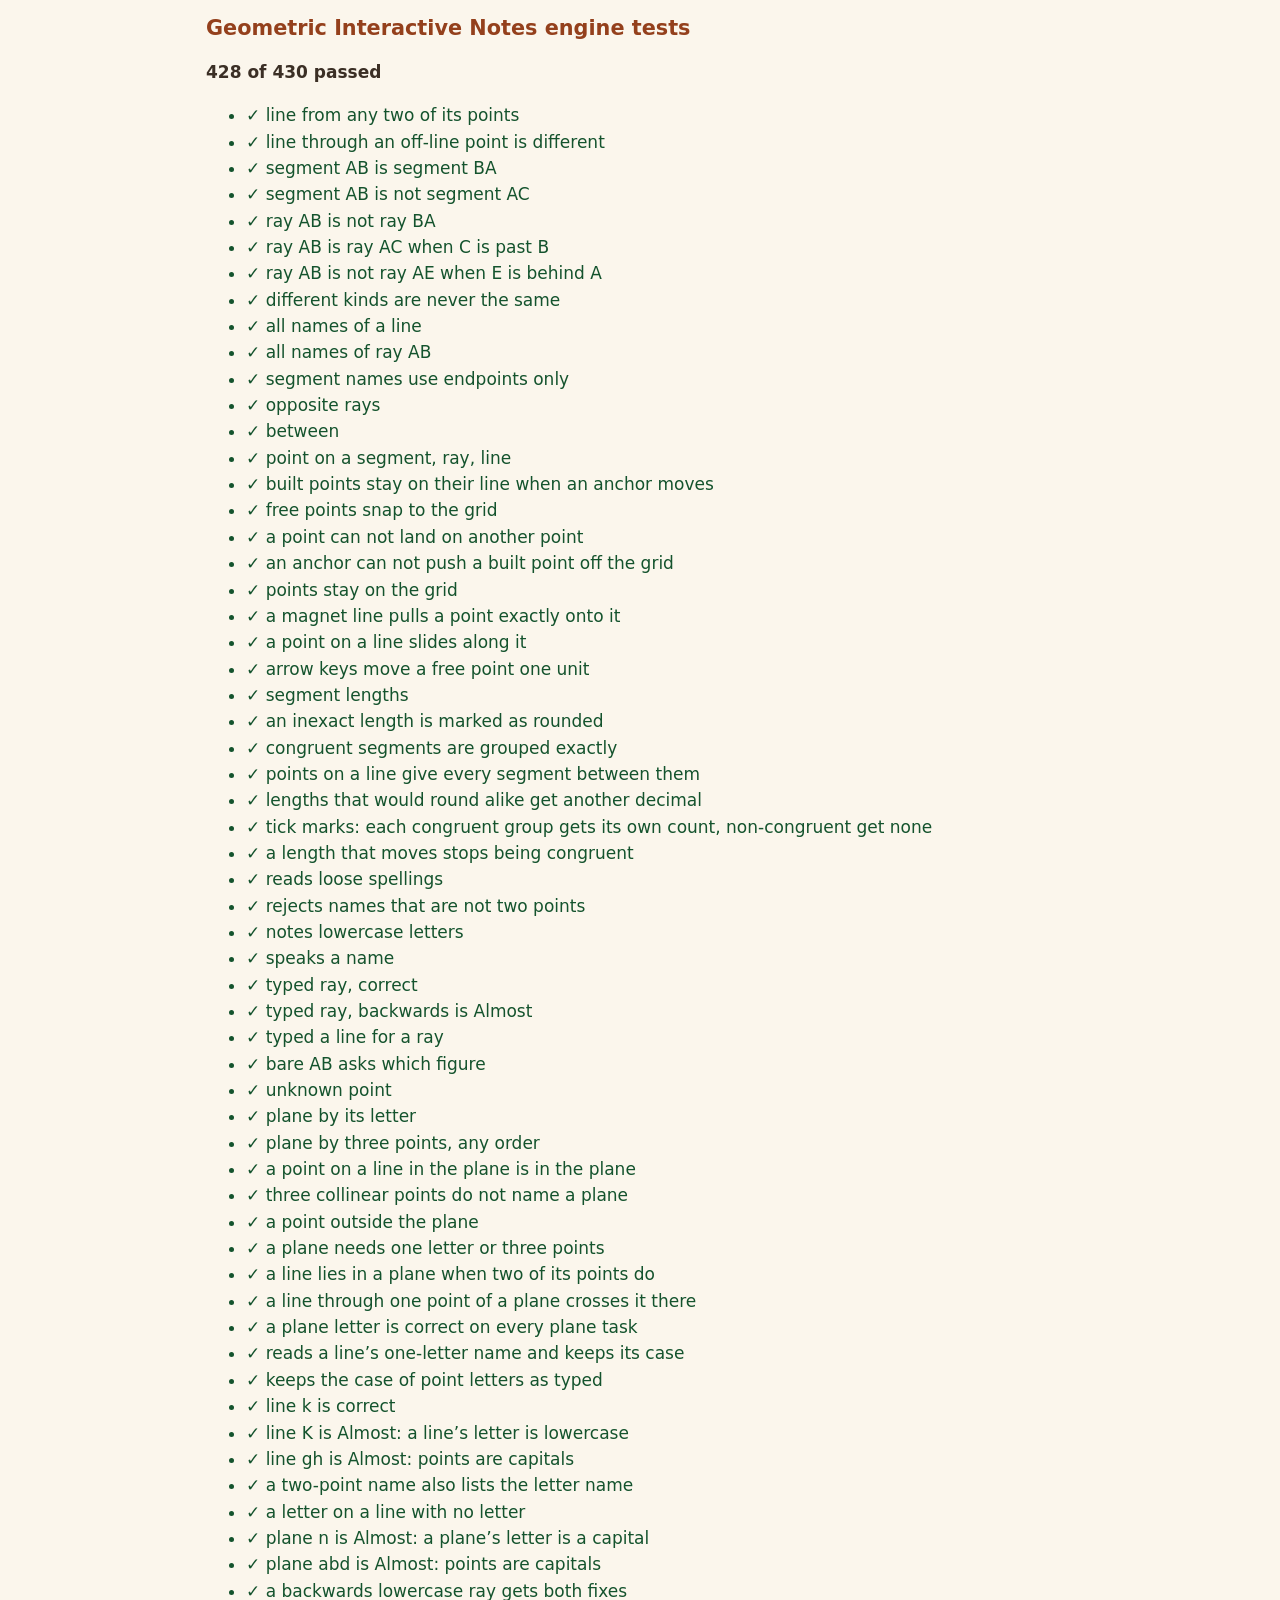
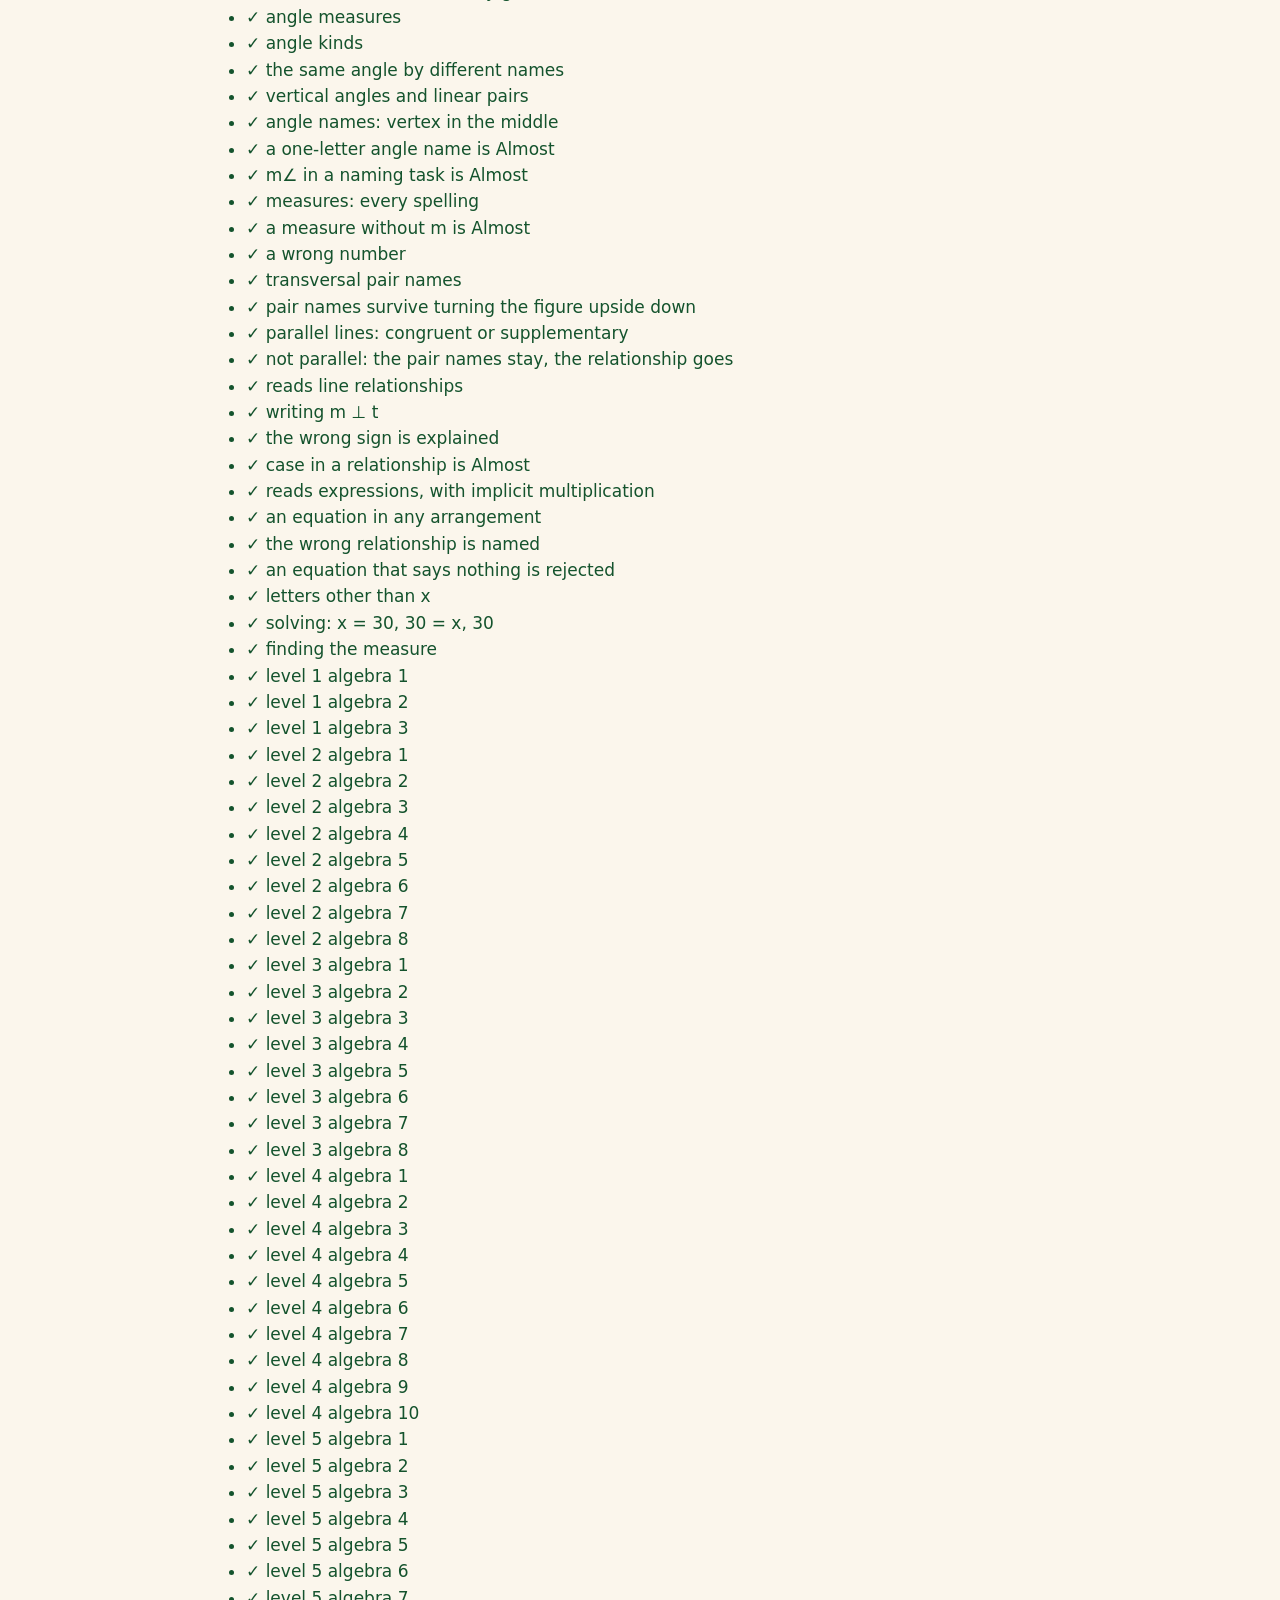
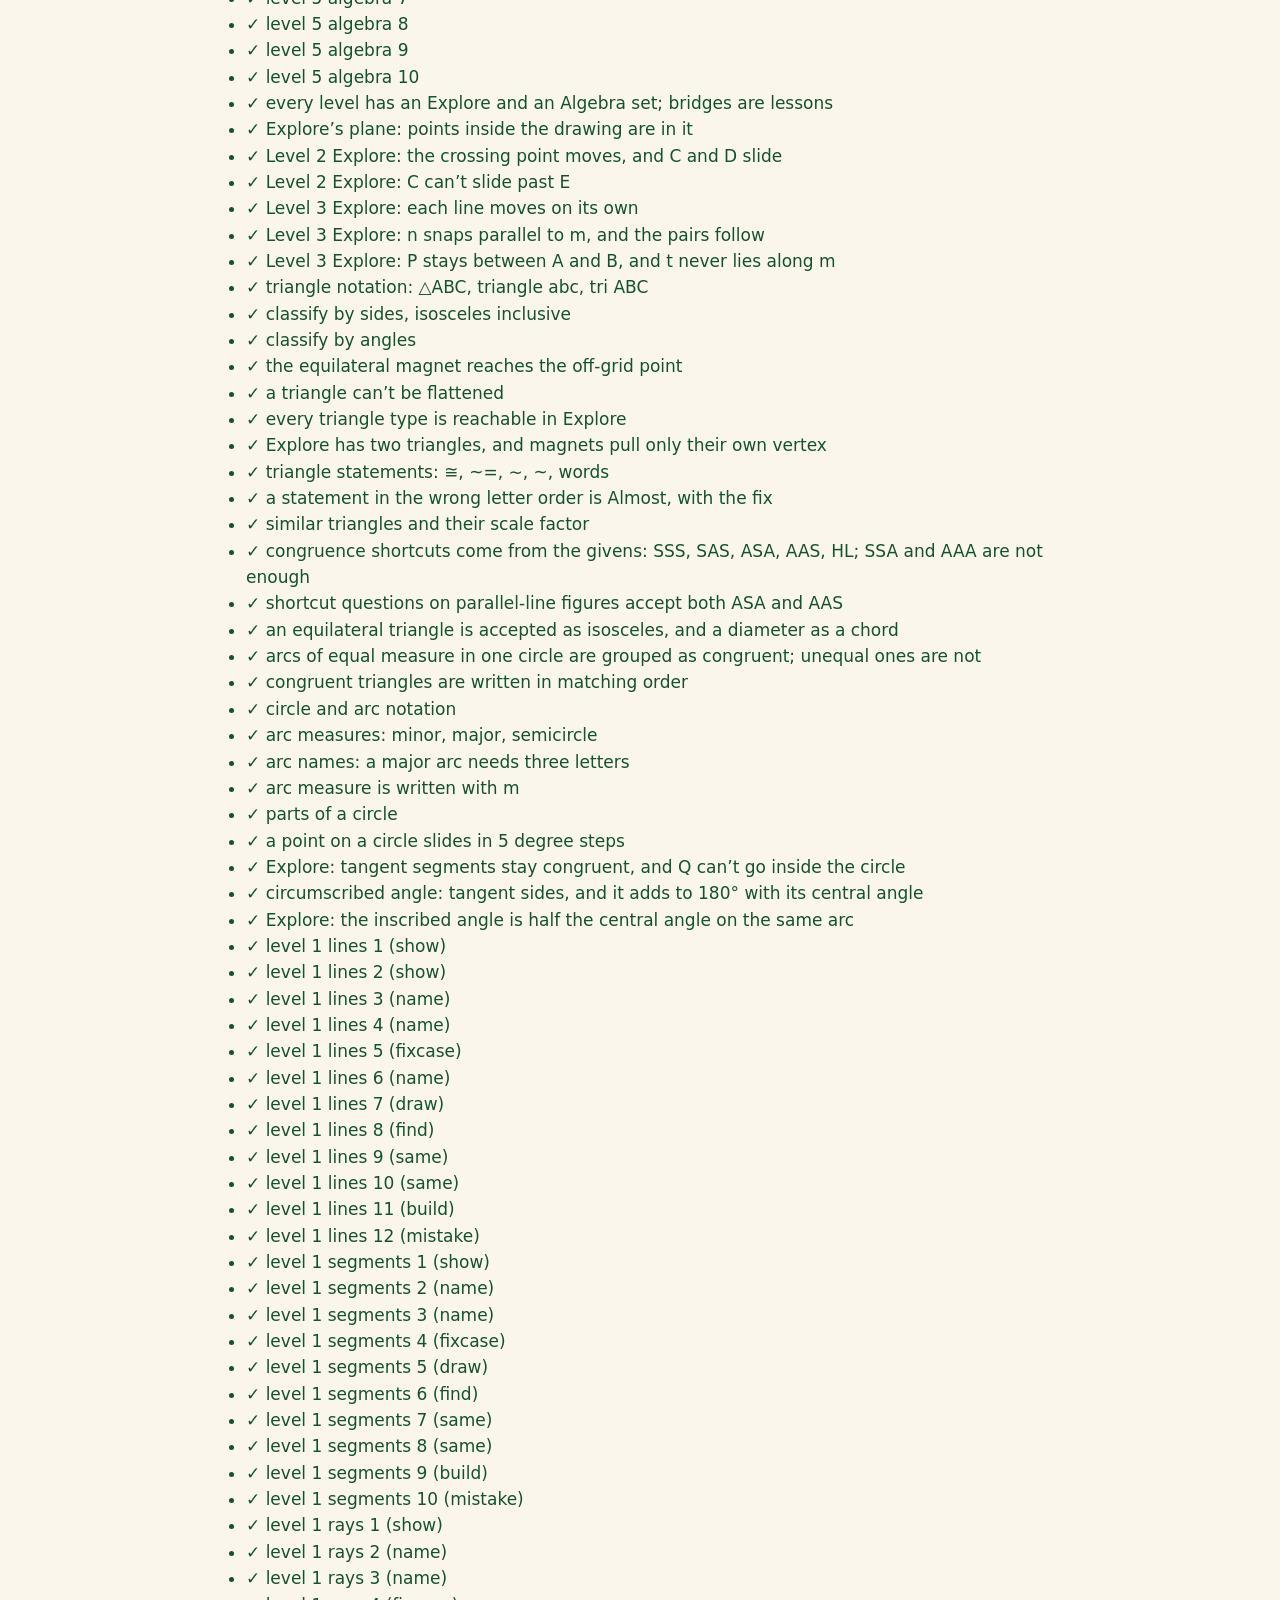
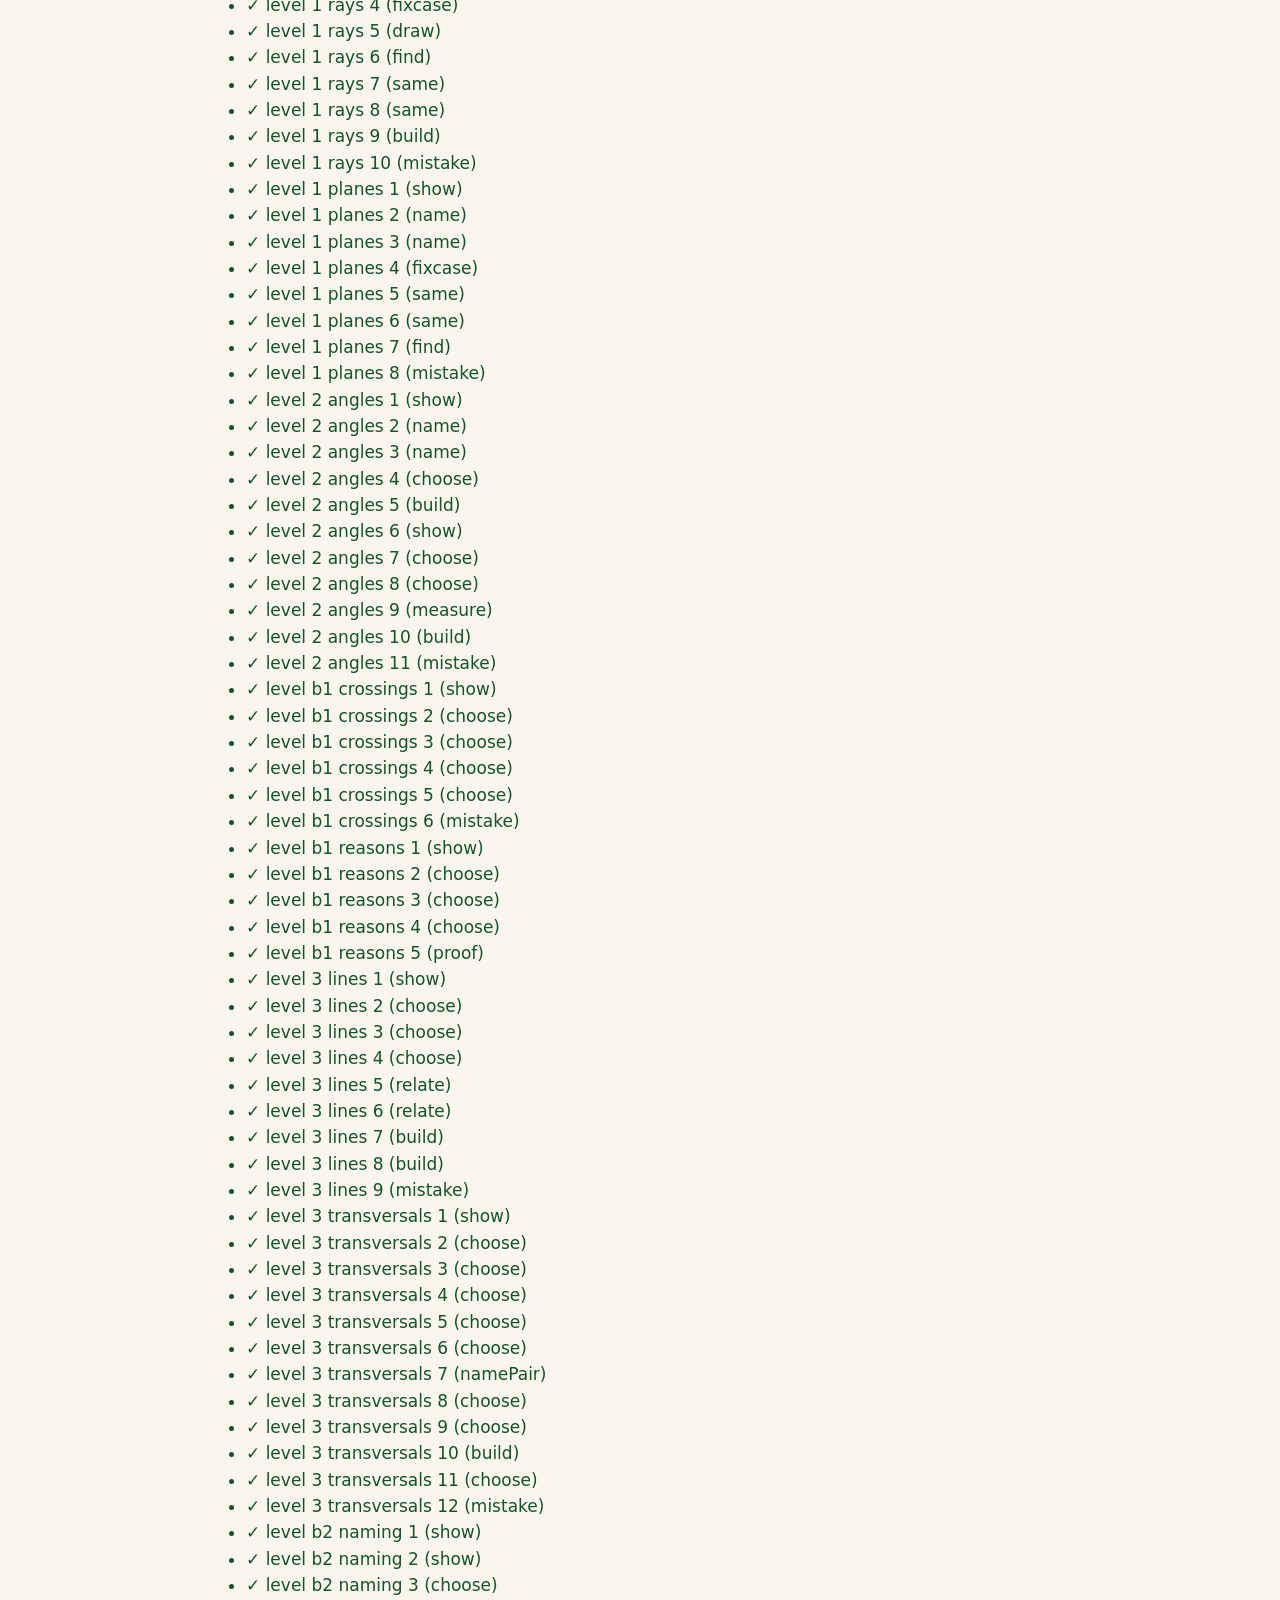
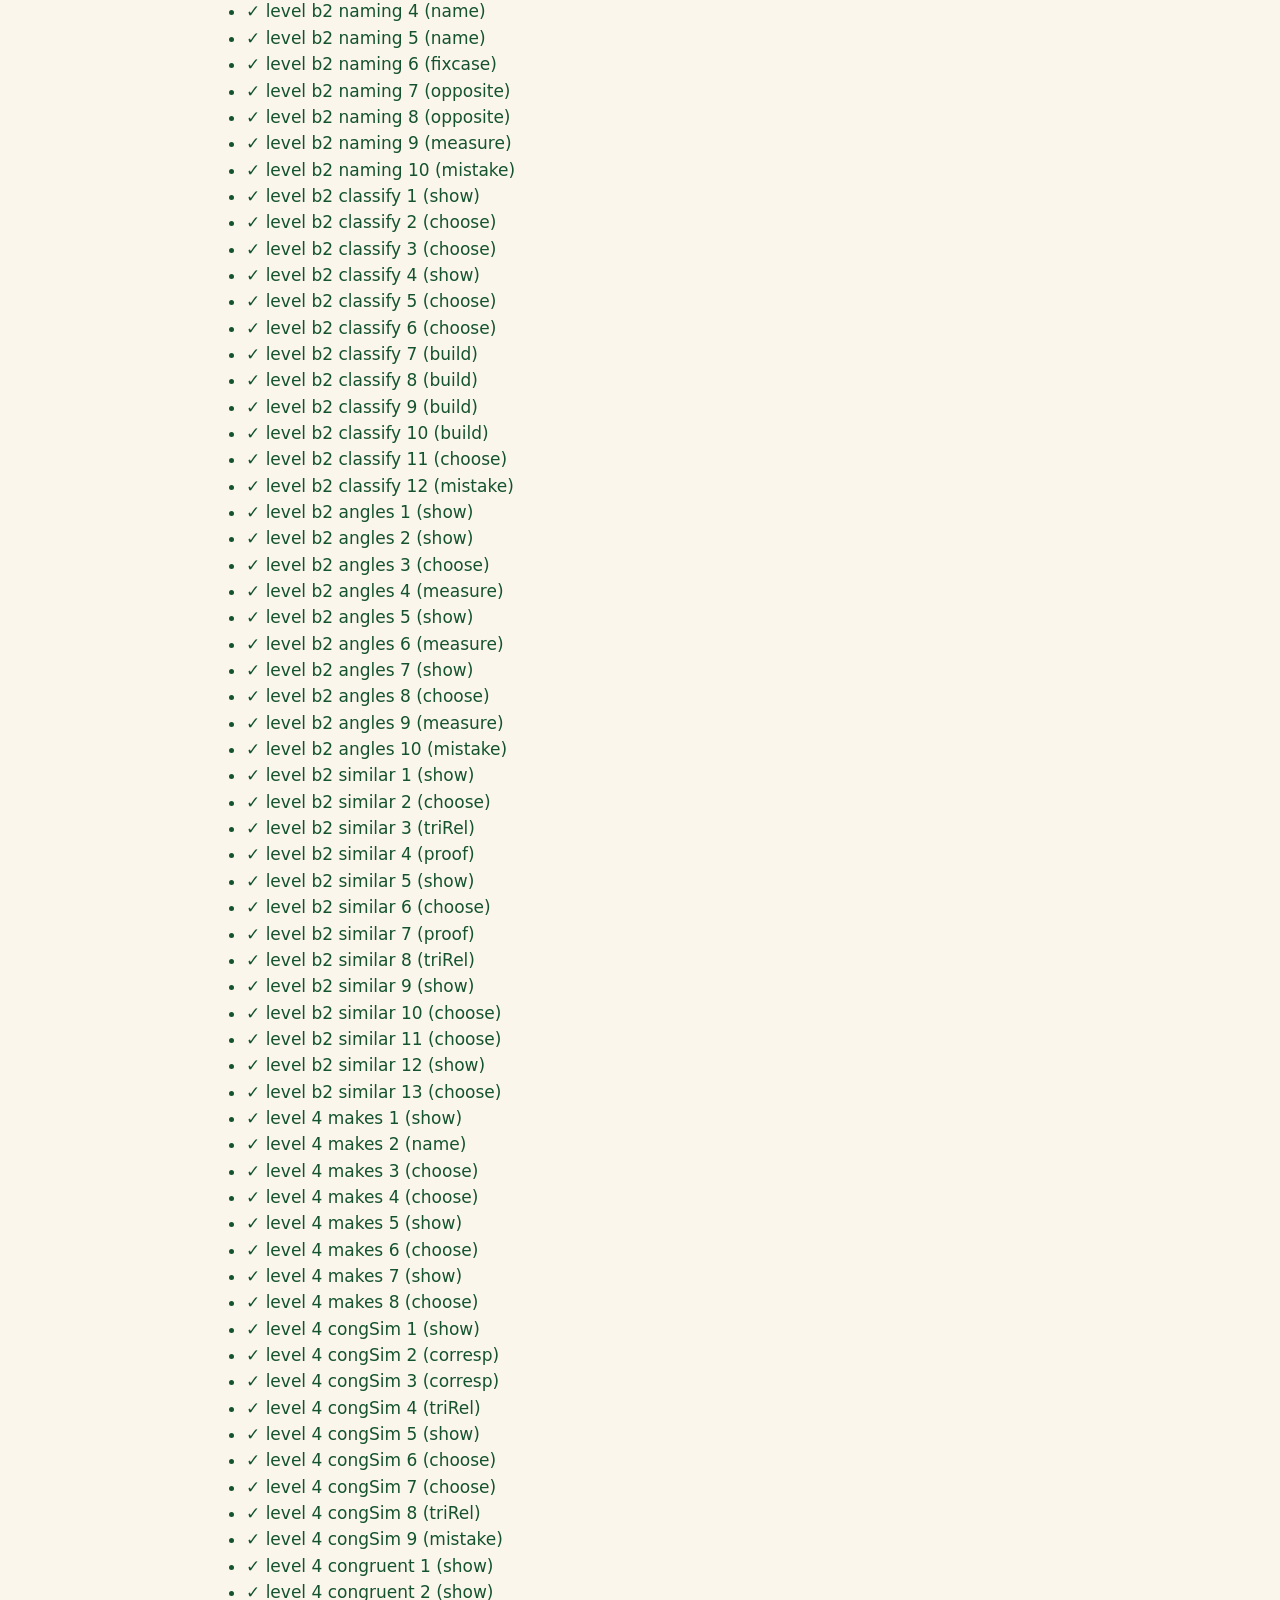
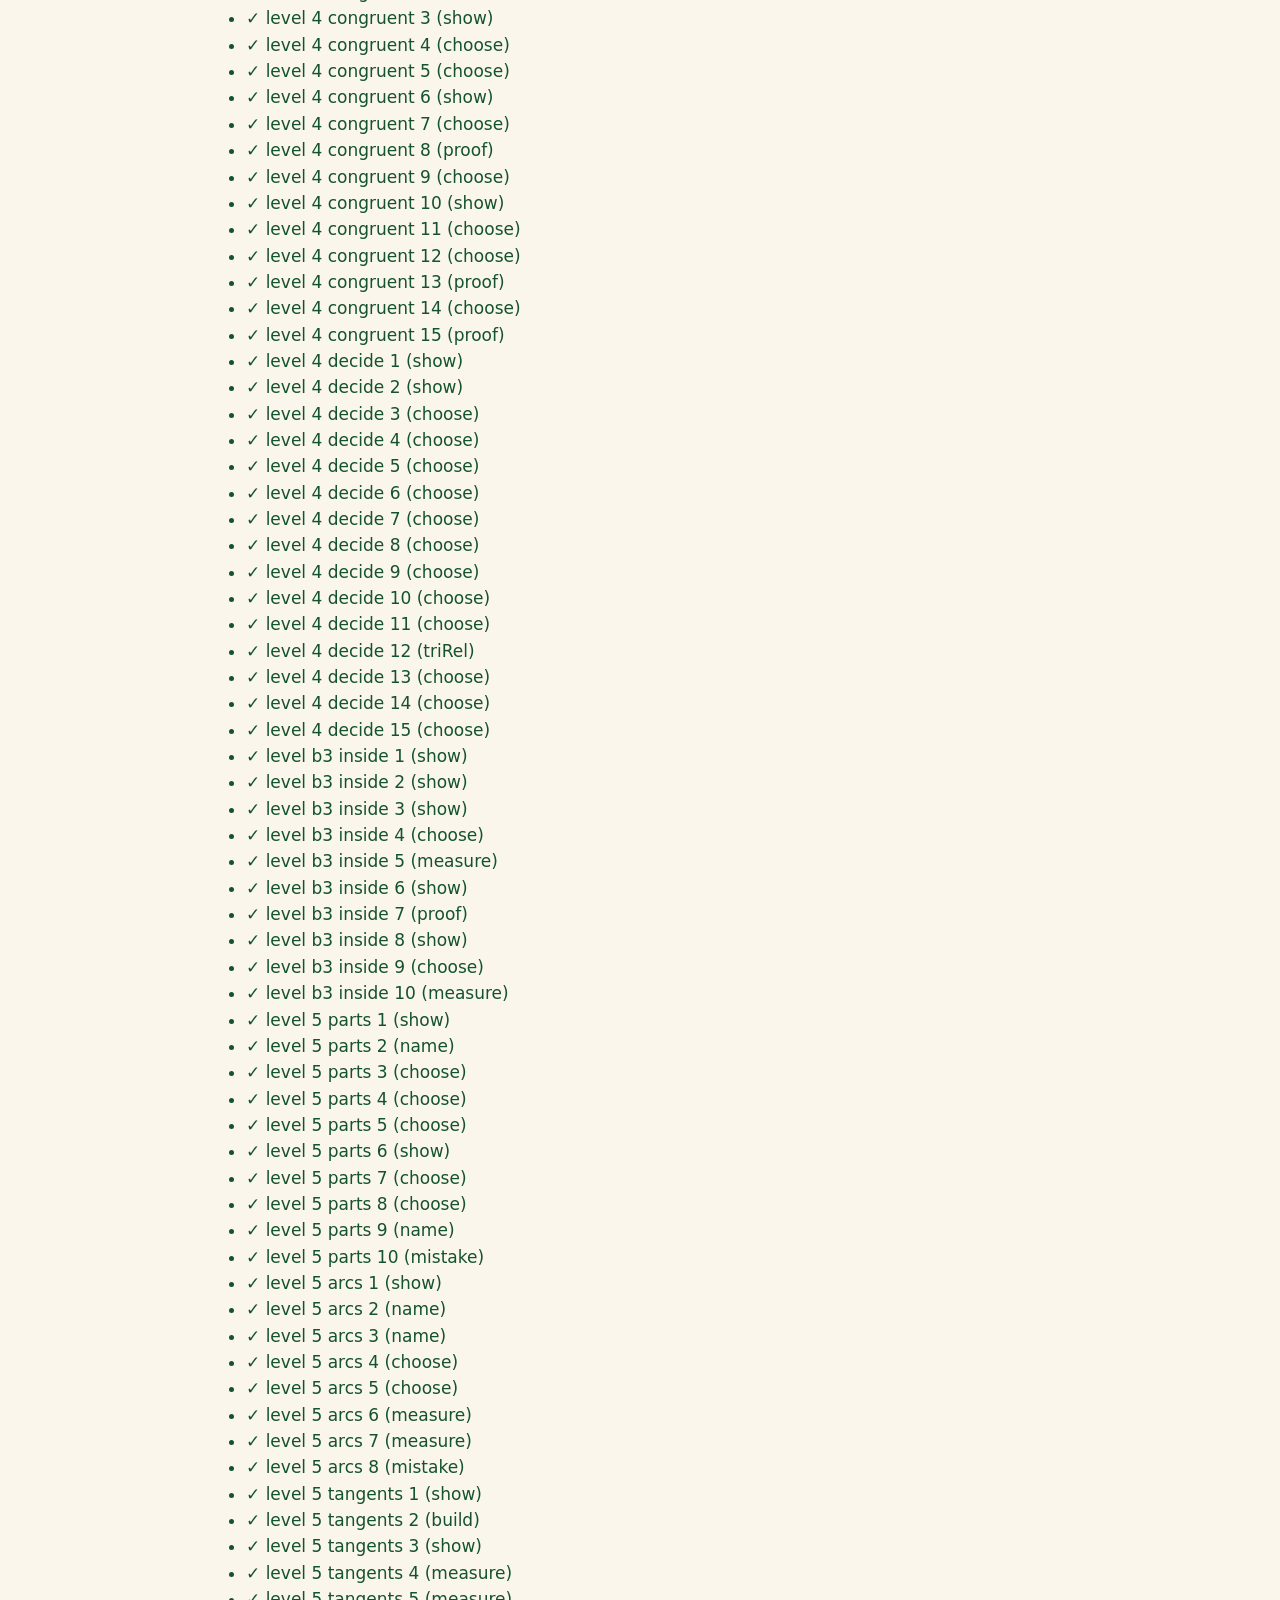
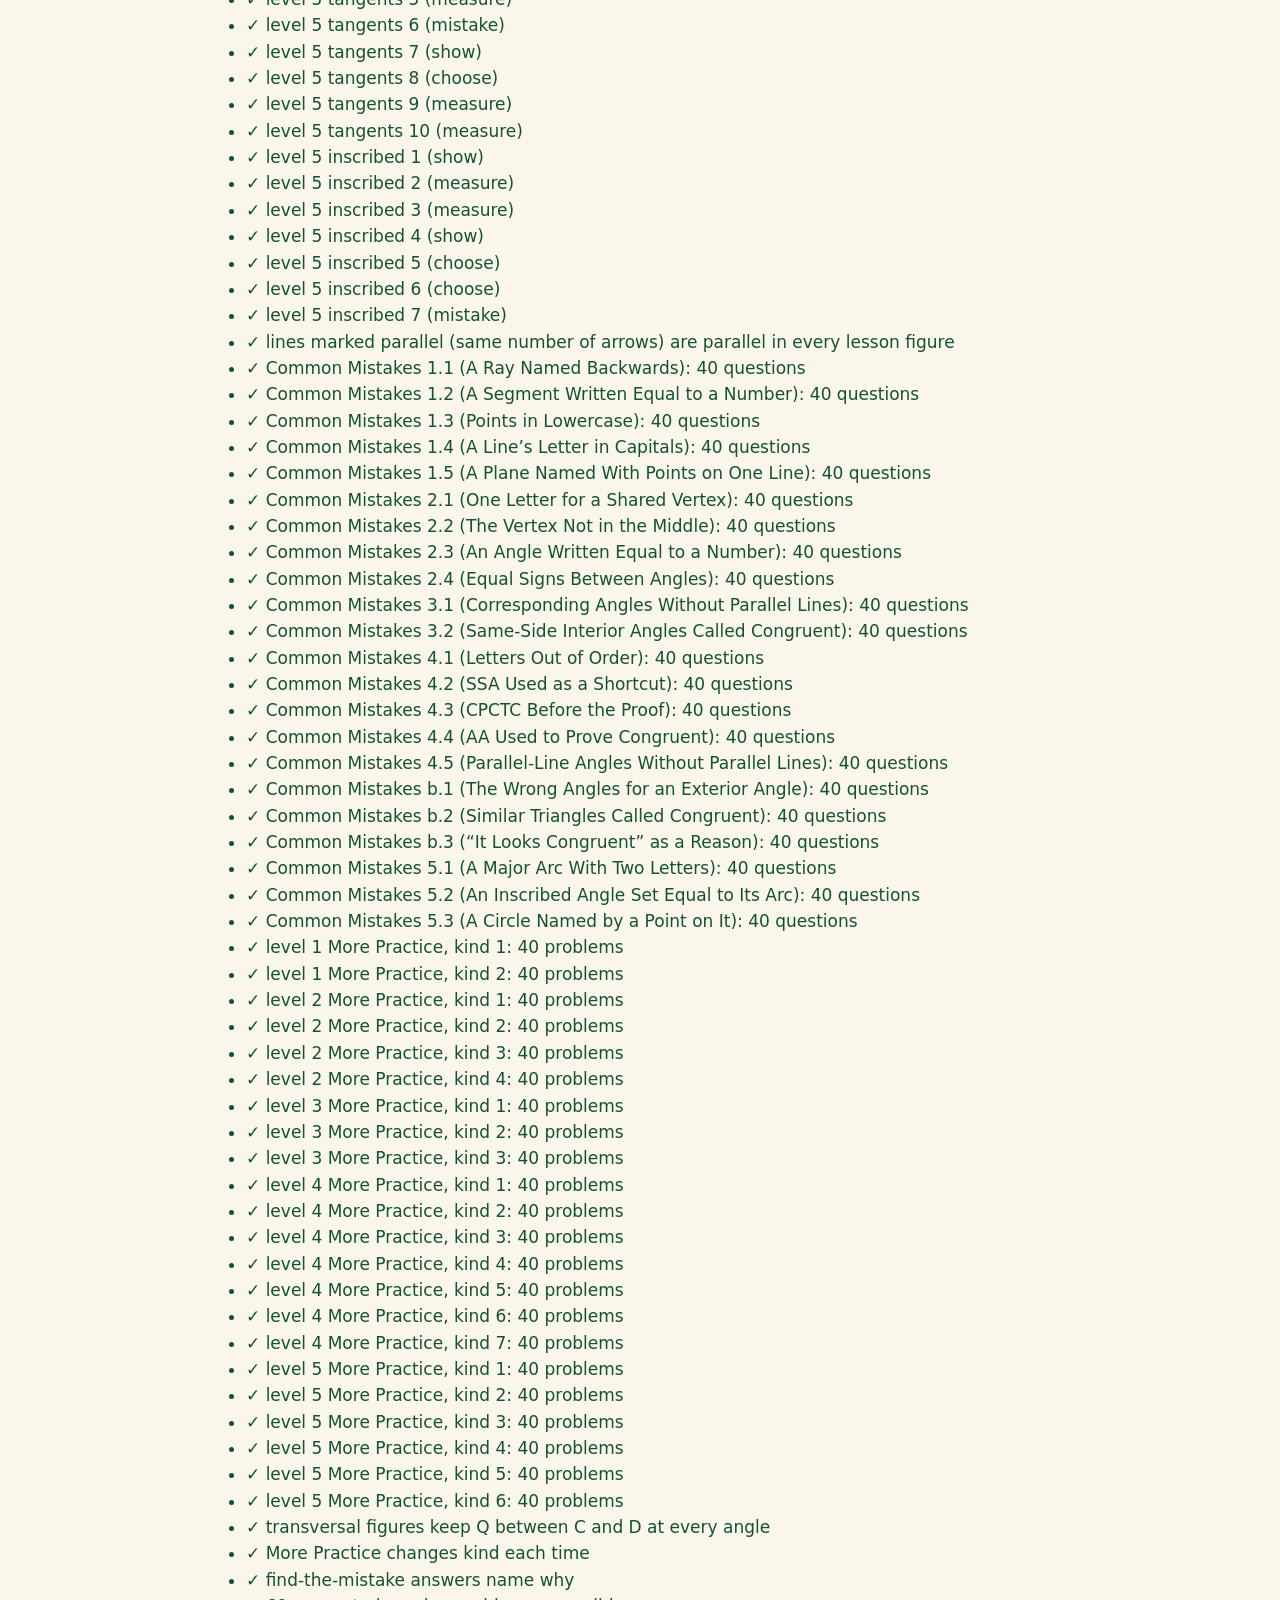
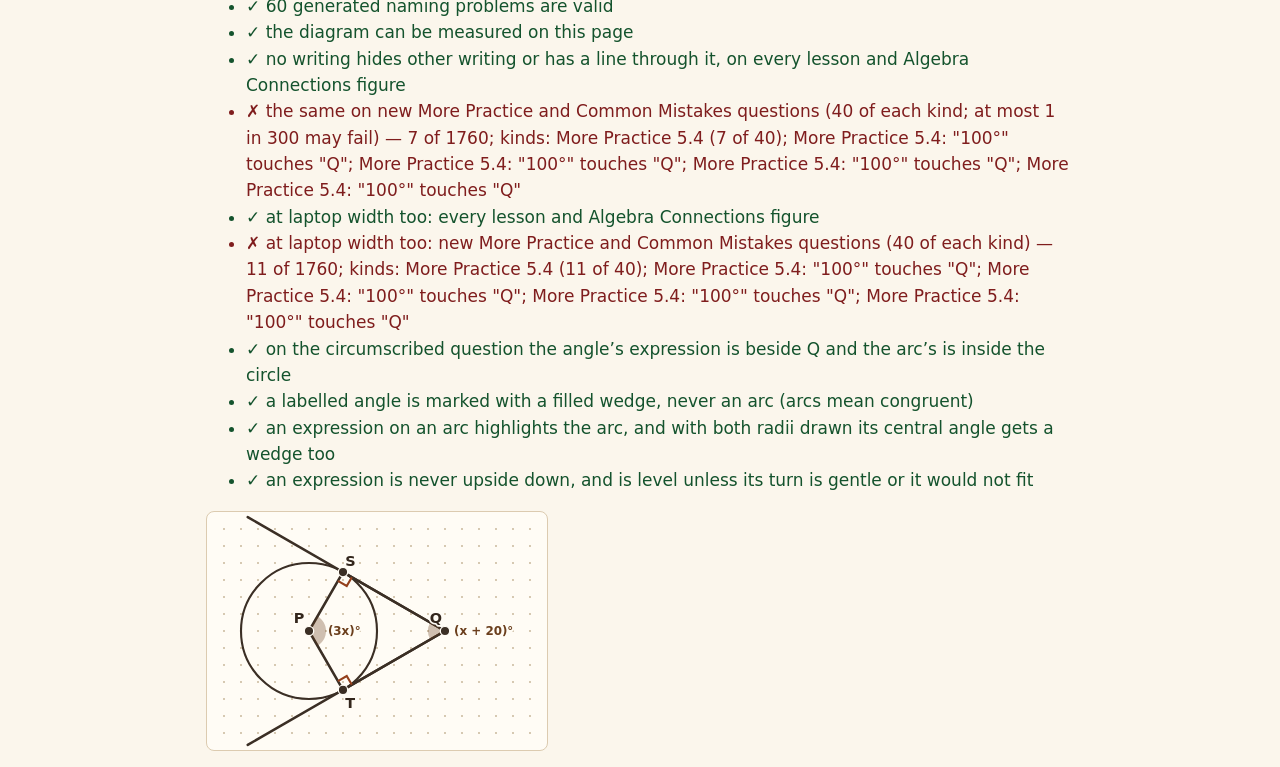
<file: tests.html>
<!DOCTYPE html>
<html lang="en"><head><meta charset="utf-8"><title>Geometric Interactive Notes tests</title></head>
<body style="font-family:system-ui,sans-serif;max-width:900px;margin:16px auto;padding:0 16px;">
<h1 style="font-size:1.3rem;">Geometric Interactive Notes engine tests</h1>
<div id="results">Running...</div>
<style>/* Warm creams and browns, soft on the eyes. build.ps1 checks the contrast of every text and border pair. */
:root {
  --cream: #fbf6ec; --card: #fffdf8; --title: #94401c; --heading: #33261c; --paper: #fffcf5;
  --text: #3b2f25; --muted: #5c4a3a; --line: #e6dccb; --card-line: #dccbb0; --border: #8a6d4b; --panel: #f3ead9;
  --accent: #6b3f1d; --accent-bg: #f3e3c8; --primary: #5a3a22; --primary-hover: #4a2f1b;
  --warn-bg: #f7e9cf; --warn: #6b3f12; --warn-b: #b07a3a;
  --ok-bg: #e7ecd5; --ok: #3d4f1e; --ok-b: #6b7d3a;
  --bad-bg: #f6dcd5; --bad: #7a2418; --bad-b: #b0503e;
  --grid: #c9b89c; --figure: #3b2f25; --hl: #94401c; --hl-halo: #f3d9c4; --drawn: #5f6f35; --plane: #efe6d4;
}
* { box-sizing: border-box; }
body { margin: 0; font-family: system-ui, -apple-system, "Segoe UI", Roboto, Arial, sans-serif; font-size: 17px; line-height: 1.55; color: var(--text); background: var(--cream); }
main { max-width: 980px; margin: 0 auto; padding: 10px 14px 24px; }
[hidden] { display: none !important; }
.bar { display: flex; align-items: center; justify-content: space-between; gap: 8px; border-bottom: 3px solid var(--title); padding-bottom: 8px; margin-bottom: 6px; }
h1 { font-size: 1.2rem; margin: 0; color: var(--title); line-height: 1.25; }
.where { margin: 0 0 4px; font-size: 0.9rem; color: var(--muted); min-height: 1.3em; }
.lead { font-size: 1.15rem; font-weight: 700; margin: 6px 0 10px; color: var(--heading); }
.lead-sm { display: block; font-weight: 700; margin: 0 0 6px; color: var(--heading); }
.muted { color: var(--muted); margin: 4px 0; }

button { font: inherit; min-height: 44px; padding: 8px 14px; border: 2px solid var(--accent); border-radius: 8px; background: var(--card); color: var(--accent); font-weight: 600; cursor: pointer; }
button:hover { background: var(--accent-bg); }
button.primary, .primary-big { background: var(--primary); border-color: var(--primary); color: var(--paper); }
button.primary:hover, .primary-big:hover { background: var(--primary-hover); }
button:focus-visible, input:focus-visible, summary:focus-visible { outline: 3px solid var(--accent); outline-offset: 2px; }
.menu { min-height: 40px; padding: 4px 14px; flex: none; }
.big { display: block; width: 100%; text-align: left; font-size: 1.08rem; padding: 12px 16px; margin: 8px 0; }
.level { padding: 4px 0 12px; border-bottom: 1px solid var(--line); margin-bottom: 8px; }
.level:last-child { border-bottom: none; }
.modes { display: flex; flex-wrap: wrap; gap: 8px; margin: 0 0 8px; }
.modes .big { flex: 1 1 120px; width: auto; margin: 0; text-align: center; }
.parts { display: flex; flex-wrap: wrap; gap: 6px; margin: 0 0 12px; }
.part { flex: 1 1 64px; min-height: 40px; padding: 4px 6px; font-size: 0.95rem; font-weight: 600; border-width: 1px; }
.tools .toggle { margin-left: auto; }
.tools .toggle[aria-pressed="true"] { background: var(--accent-bg); color: var(--text); }
.choices { display: flex; flex-wrap: wrap; gap: 8px; }
.choices button { flex: 1 1 140px; }
.choices button.right { background: var(--ok-bg); color: var(--ok); border-color: var(--ok-b); }
.choices button.wrong { background: var(--panel); border-color: var(--card-line); }
.row { display: flex; flex-wrap: wrap; gap: 8px; align-items: center; margin: 8px 0; }

/* Two areas: the diagram for doing, the labeling area for writing. Side by side when there's room. */
.split { display: flex; flex-wrap: wrap; gap: 12px; align-items: flex-start; }
.card { background: var(--card); border: 1px solid var(--card-line); border-radius: 10px; padding: 10px 12px; min-width: 0; }
.diagram-card { flex: 3 1 420px; }
.side { flex: 2 1 260px; display: flex; flex-direction: column; gap: 12px; min-width: 0; }

/* Measurements and congruence, live from the diagram. */
.lengths { list-style: none; padding: 0; margin: 0 0 10px; display: flex; flex-wrap: wrap; gap: 4px 18px; font-size: 1.05rem; }
.lengths li { white-space: nowrap; }
.congruent { list-style: none; padding: 0; margin: 0; line-height: 2.2; }
.card-title { margin: 0 0 6px; font-size: 0.8rem; font-weight: 700; letter-spacing: 0.06em; text-transform: uppercase; color: var(--muted); }

.tools { display: flex; flex-wrap: wrap; gap: 6px; margin: 0 0 8px; }
.tools button { min-height: 44px; padding: 6px 12px; }
.tools button[aria-pressed="true"] { background: var(--primary); border-color: var(--primary); color: var(--paper); }
.hint { margin: 6px 0 0; font-size: 0.88rem; color: var(--muted); }

svg#svg { display: block; width: 100%; height: auto; background: var(--paper); border: 1px solid var(--card-line); border-radius: 8px; touch-action: manipulation; user-select: none; -webkit-user-select: none; }
.grid circle { fill: var(--grid); }
.plane polygon { fill: var(--plane); stroke: var(--border); stroke-width: 2; stroke-linejoin: round; }
.plane.hl polygon { fill: var(--hl-halo); stroke: var(--hl); stroke-width: 3.5; }
.line-lbl { font-size: 21px; font-weight: 700; font-style: italic; font-family: Georgia, "Times New Roman", serif; fill: var(--heading); paint-order: stroke; stroke: var(--paper); stroke-width: 4px; }
.plane-lbl { font-size: 19px; font-weight: 700; font-style: italic; fill: var(--heading); }
.obj .stroke { stroke: var(--figure); stroke-width: 3; fill: none; stroke-linecap: round; }
.obj .stroke.behind { stroke-dasharray: 7 6; }
.ticks line { stroke: var(--hl); stroke-width: 2.5; stroke-linecap: round; }
.angle-marks .arc, .angle-marks .right-box { fill: none; stroke: var(--hl); stroke-width: 2.5; }
.angle-hl { fill: var(--hl-halo); stroke: var(--hl); stroke-width: 1.5; }
.given-mark { fill: none; stroke: var(--hl); stroke-width: 2.5; stroke-linecap: round; }
/* An expression in a crowded spot is written a size smaller, so it fits beside its own angle. */
.expr-lbl.snug { font-size: 12px; stroke-width: 4px; }
.expr-lbl { font-size: 14px; font-weight: 700; fill: var(--accent); paint-order: stroke; stroke: var(--paper); stroke-width: 5px; stroke-linejoin: round; }
.tick-note { color: var(--muted); font-size: 0.9rem; white-space: nowrap; }
.arrowhead { fill: var(--figure); }
.arrowhead-hl { fill: var(--hl); }
.arrowhead-drawn { fill: var(--drawn); }
.obj.hl .stroke { stroke: var(--hl); stroke-width: 4.5; }
.obj.hl .halo { stroke: var(--hl-halo); stroke-width: 14; fill: none; stroke-linecap: round; }
.obj.drawn .stroke { stroke: var(--drawn); stroke-width: 3.5; stroke-dasharray: 10 5; }
.obj.picked .stroke { stroke: var(--hl); stroke-width: 4.5; stroke-dasharray: 8 4; }
.obj .hit { stroke: transparent; stroke-width: 24; fill: none; cursor: pointer; pointer-events: stroke; }
/* The tap area sits under the drawn line; the line itself lets taps through to it. Keyboard focus
   shows as a band in --border, 4.6:1 on the diagram (checked in build-geo as border/white). */
.obj path:not(.hit), .obj text { pointer-events: none; }
.obj .hit:focus-visible { stroke: var(--border); stroke-width: 14; outline: none; }
.pt .hit { fill: transparent; }
.pt .dot { fill: var(--figure); stroke: var(--paper); stroke-width: 1.5; }
.pt .lbl { font-size: 17px; font-weight: 700; fill: var(--heading); paint-order: stroke; stroke: var(--paper); stroke-width: 4px; stroke-linejoin: round; }
.pt { outline: none; }
.pt.movable { cursor: grab; touch-action: none; }
.pt.movable .dot { fill: var(--accent); r: 7; }
.pt.dragging { cursor: grabbing; }
.pt.first .dot { fill: var(--hl); r: 8; }
.pt:focus-visible .hit { stroke: var(--accent); stroke-width: 3; fill: var(--accent-bg); fill-opacity: 0.5; }
svg[data-tool="segment"] .pt, svg[data-tool="ray"] .pt, svg[data-tool="line"] .pt { cursor: pointer; }

/* Notation: a bar over a segment, a bar with one arrowhead over a ray, two over a line.
   The bar spans the letters exactly and everything is sized in em, so it scales with the text.
   The mark sits in a thin band above the letters instead of taking a line of its own. */
.nt { display: inline-block; position: relative; padding-top: 0.34em; line-height: 1.15; }
.nt-pts { font-weight: 700; letter-spacing: 0.03em; }
/* The mark: one SVG centered over the letters, in a thin band above them. */
.nt-svg { position: absolute; top: 0.02em; left: 50%; transform: translateX(-50%); height: 0.3em; overflow: visible; }
.chip { display: inline-block; padding: 2px 8px; margin: 2px 0; background: var(--panel); border: 1px solid var(--card-line); border-radius: 6px; white-space: nowrap; }
.names { line-height: 2.2; margin: 0 0 6px; }
.and { color: var(--muted); padding: 0 4px; }

.entry-row { display: flex; gap: 8px; align-items: center; }
.entry-row input { flex: 1 1 auto; min-width: 0; }
input[type=text] { font: inherit; font-size: 1.15rem; min-height: 48px; padding: 6px 10px; border: 2px solid var(--border); border-radius: 8px; width: 100%; color: var(--text); background: var(--paper); }
.keypad { display: flex; flex-wrap: wrap; gap: 6px; margin: 8px 0 4px; }
.keypad button { flex: 1 1 80px; }
.steps { margin: 0 0 6px; padding-left: 22px; }
.steps li { margin: 0 0 10px; }
.done-line { margin: 2px 0 0; font-weight: 700; color: var(--ok); font-size: 1.1rem; }
.hint-box { margin: 8px 0; }
.hint-box summary { cursor: pointer; font-weight: 700; color: var(--accent); min-height: 40px; display: list-item; padding: 8px 0; }
.written { margin: 0 0 8px; color: var(--muted); }
.as-typed { display: inline-block; margin-left: 4px; padding: 2px 10px; font-size: 1.15rem; color: var(--bad); background: var(--bad-bg); border: 1px dashed var(--bad-b); border-radius: 6px; }
.nt-letter { font-weight: 700; font-family: Georgia, "Times New Roman", serif; }
/* The output box: what was typed, shown in true notation, centered. */
.preview { display: flex; align-items: center; justify-content: center; text-align: center; min-height: 3.1em; margin: 8px 0; padding: 6px 12px;
  font-size: 1.4rem; background: var(--paper); border: 2px solid var(--card-line); border-radius: 8px; }

.claims { list-style: none; padding: 0; margin: 0; }
.claims li { margin: 6px 0; }
.claim { display: block; width: 100%; text-align: left; font-weight: 400; color: var(--text); border: 2px solid var(--card-line); line-height: 1.9; }
.claim.found { border-color: var(--ok-b); background: var(--ok-bg); }
.claim.okline { border-color: var(--card-line); background: var(--panel); }

.feedback { padding: 8px 12px; border-radius: 8px; margin: 8px 0; }
.feedback:empty { display: none; }
.feedback button { min-height: 36px; padding: 2px 10px; margin-left: 4px; }
.good { background: var(--ok-bg); color: var(--ok); border: 1px solid var(--ok-b); }
.bad { background: var(--bad-bg); color: var(--bad); border: 1px solid var(--bad-b); }
.almost { background: var(--warn-bg); color: var(--warn); border: 1px solid var(--warn-b); }

.facts { margin: 12px 0 0; background: var(--card); border: 1px solid var(--card-line); border-radius: 10px; padding: 6px 12px; }
.facts summary { cursor: pointer; font-weight: 700; color: var(--accent); min-height: 40px; display: list-item; padding: 8px 0; }
.facts table { border-collapse: collapse; margin: 6px 12px 10px 0; display: inline-table; vertical-align: top; }
.facts caption { text-align: left; font-weight: 700; padding: 2px 0; }
.facts th, .facts td { border: 1px solid var(--border); padding: 4px 8px; text-align: left; }
.facts th { background: var(--panel); }
.sr { position: absolute; width: 1px; height: 1px; overflow: hidden; clip: rect(0 0 0 0); white-space: nowrap; }

@media (max-width: 480px) {
  main { padding: 8px 8px 16px; }
  h1 { font-size: 1.05rem; }
  .card { padding: 8px; }
  .diagram-card, .side { flex-basis: 100%; }
}

/* More Practice: one button per level, two across when there's room. */
.practice-list { display: flex; flex-wrap: wrap; justify-content: center; gap: 8px; }
.practice-list .big { flex: 0 1 calc(50% - 4px); width: auto; margin: 0; text-align: center; }
@media (max-width: 560px) { .practice-list .big { flex-basis: 100%; } }
.lengths .tri-kind { flex-basis: 100%; font-weight: 600; }

/* Circles: the circle itself like any figure; the arc a task is about, thick in the highlight color. */
.circ { fill: none; stroke: var(--figure); stroke-width: 2.5; }
.arc-hl { fill: none; stroke: var(--hl); stroke-width: 7; stroke-linecap: round; opacity: 0.85; }
/* The mark that ties an expression to the angle it measures: a pale wedge at the vertex, in the expression's color. A filled shape, never an arc: arcs mean congruent angles. */
.expr-wedge { fill: var(--accent); fill-opacity: 0.32; stroke: none; }
.expr-arc-hl { fill: none; stroke: var(--accent); stroke-width: 5; stroke-linecap: round; opacity: 0.8; }

/* Complete the Proof: a two-column proof, statements left, reasons right. */
.proof { width: 100%; border-collapse: collapse; margin: 0 0 8px; font-size: 0.95rem; }
.proof th, .proof td { border: 1px solid var(--card-line); padding: 6px 8px; text-align: left; vertical-align: top; }
.proof th { background: var(--panel); color: var(--heading); }
.proof select { font: inherit; width: 100%; max-width: 100%; min-height: 40px; border: 2px solid var(--accent); border-radius: 6px; background: var(--card); color: var(--text); }
.pf-mark { font-weight: 700; margin-left: 4px; }
.pf-mark.ok { color: var(--ok); }
.pf-mark.no { color: var(--bad); }
/* Bridges on the home menu sit a little apart from the levels. */
.level.bridge { background: var(--panel); border-radius: 10px; padding: 8px 12px 12px; }

/* Show or hide measurements and congruent marks. "On" shows a check mark, so the state is not shown by color alone. */
.view-toggles { display: flex; flex-wrap: wrap; gap: 8px; }
.view-toggles .toggle { flex: 1 1 130px; min-height: 40px; padding: 4px 10px; font-size: 0.95rem; }
.view-toggles .toggle[aria-pressed="true"] { background: var(--accent-bg); color: var(--text); }
.view-toggles .toggle[aria-pressed="true"]::before { content: "\2713\00a0"; }
.view-toggles .toggle[aria-pressed="false"] { color: var(--muted); border-style: dashed; }

/* The question: a highlighted callout above the diagram, repeated at the top of the labeling area. */
.ask-box { background: var(--accent-bg); border-left: 5px solid var(--title); border-radius: 8px; padding: 8px 12px; margin: 4px 0 12px; }
.ask-box .lead { margin: 0; }
.ask-kind { margin: 0 0 2px; font-size: 0.78rem; font-weight: 700; letter-spacing: 0.06em; text-transform: uppercase; color: var(--title); }
.ask-copy .ask-text { margin: 0; font-weight: 700; color: var(--heading); font-size: 1.02rem; }

/* Checkpoint between levels: a red rule across the top, like a new chapter, and the new
   level's themes listed, the first in bold. */
.cp-card { max-width: 560px; margin: 8px auto; padding: 16px 18px; border-top: 6px solid var(--title); }
.cp-done { margin: 0 0 12px; font-weight: 700; color: var(--accent); }
.cp-card .lead { margin: 0 0 6px; color: var(--title); font-size: 1.35rem; }
.cp-card .lead:focus { outline: none; }
.cp-note { margin: 0 0 10px; color: var(--text); font-weight: 700; background: var(--accent-bg); border-radius: 6px; padding: 6px 10px; }
.cp-themes { margin: 0 0 8px; padding-left: 1.4em; }
.cp-themes li { margin: 3px 0; color: var(--text); }
.cp-themes li.next { font-weight: 700; color: var(--heading); }
</style>
<svg id="svg" style="display:block;width:342px;max-width:none;" aria-hidden="true"></svg>
<script>/* Geometry engine for Geometric Interactive Notes. No DOM here, so every rule can be tested.
   Model: a 20 x 14 grid, y pointing up. A point has coordinates, or sits on the line through two
   other points at parameter t (so it stays exactly on that line when they move).
   A figure object is { kind: 'segment' | 'ray' | 'line', a, b } where a and b are point names;
   for a ray, a is the endpoint. */
const Geom = (() => {
  'use strict';
  const W = 20, H = 14;
  const EPS = 1e-9;
  const sub = (a, b) => ({ x: a.x - b.x, y: a.y - b.y });
  const cross = (u, v) => u.x * v.y - u.y * v.x;
  const dot = (u, v) => u.x * v.x + u.y * v.y;
  const len = u => Math.hypot(u.x, u.y);

  const KINDS = {
    segment: { word: 'segment', ends: 'has two endpoints' },
    ray: { word: 'ray', ends: 'has one endpoint and goes on forever in one direction' },
    line: { word: 'line', ends: 'has no endpoints and goes on forever in both directions' },
    plane: { word: 'plane', ends: 'is a flat surface that goes on forever in every direction' },
  };

  // ---------- Positions ----------
  function pos(fig, name, depth = 0) {
    const p = fig.points[name];
    if (!p) throw new Error('There is no point ' + name + '.');
    if (depth > 6) throw new Error('Point ' + name + ' depends on itself.');
    // On a circle, at an angle (degrees) from its center.
    if (p.circ) {
      const C = pos(fig, p.circ, depth + 1), r = radius(fig, p.circ), a = p.deg * Math.PI / 180;
      return { x: C.x + r * Math.cos(a), y: C.y + r * Math.sin(a) };
    }
    // Where a tangent from point `from` touches the circle (side 1 or -1 picks which of the two).
    // Not a number when `from` is inside the circle, so moves that put it there are refused.
    if (p.tanFrom) {
      const C = pos(fig, p.circ2, depth + 1), Q = pos(fig, p.tanFrom, depth + 1), r = radius(fig, p.circ2);
      const d = Math.hypot(Q.x - C.x, Q.y - C.y), base = Math.atan2(Q.y - C.y, Q.x - C.x), a = base + p.side * Math.acos(r / d);
      return d > r + 1e-9 ? { x: C.x + r * Math.cos(a), y: C.y + r * Math.sin(a) } : { x: NaN, y: NaN };
    }
    // On the tangent line at point `at`, a distance d along it.
    if (p.tanLine) {
      const T = pos(fig, p.tanLine, depth + 1), C = pos(fig, p.circ2, depth + 1), l = Math.hypot(T.x - C.x, T.y - C.y);
      return { x: T.x - p.d * (T.y - C.y) / l, y: T.y + p.d * (T.x - C.x) / l };
    }
    if (!p.on) return { x: p.x, y: p.y };
    const A = pos(fig, p.on[0], depth + 1), B = pos(fig, p.on[1], depth + 1);
    return { x: A.x + p.t * (B.x - A.x), y: A.y + p.t * (B.y - A.y) };
  }
  const samePos = (P, Q) => Math.abs(P.x - Q.x) < 1e-7 && Math.abs(P.y - Q.y) < 1e-7;
  function collinear(P, Q, R) {
    const u = sub(Q, P), v = sub(R, P);
    return Math.abs(cross(u, v)) <= EPS * Math.max(1, len(u) * len(v));
  }
  // Where X sits along A -> B: 0 at A, 1 at B. Only meaningful when X is on line AB.
  function param(A, B, X) { const d = sub(B, A); return dot(sub(X, A), d) / dot(d, d); }

  // ---------- Which figure does a name describe? ----------
  // Two names describe the same figure when they are the same set of points, whatever the drawing order.
  function same(fig, f, g) {
    if (f.kind !== g.kind) return false;
    const A = pos(fig, f.a), B = pos(fig, f.b), C = pos(fig, g.a), D = pos(fig, g.b);
    if (f.kind === 'segment') return (samePos(A, C) && samePos(B, D)) || (samePos(A, D) && samePos(B, C));
    if (f.kind === 'line') return collinear(A, B, C) && collinear(A, B, D);
    return samePos(A, C) && collinear(A, B, D) && param(A, B, D) > EPS;   // ray: same endpoint, same direction
  }
  // Is point X on figure f?
  function onFigure(fig, f, x) {
    const A = pos(fig, f.a), B = pos(fig, f.b), X = pos(fig, x);
    if (!collinear(A, B, X)) return false;
    const t = param(A, B, X);
    if (f.kind === 'segment') return t >= -EPS && t <= 1 + EPS;
    if (f.kind === 'ray') return t >= -EPS;
    return true;
  }
  // Every correct name for f using the points in the figure (segment names use its endpoints only).
  function names(fig, f) {
    if (f.kind === 'segment') return [[f.a, f.b], [f.b, f.a]];
    const pts = Object.keys(fig.points), out = [];
    for (const p of pts) for (const q of pts) if (p !== q && same(fig, f, { kind: f.kind, a: p, b: q })) out.push([p, q]);
    return out;
  }
  // Rays VA and VB are opposite when they share endpoint V and point exactly opposite ways.
  function opposite(fig, v, a, b) {
    const V = pos(fig, v), A = pos(fig, a), B = pos(fig, b);
    return collinear(A, V, B) && param(V, A, B) < -EPS;
  }
  // Is point m strictly between a and b on one line?
  function between(fig, a, m, b) {
    const A = pos(fig, a), M = pos(fig, m), B = pos(fig, b);
    if (!collinear(A, B, M)) return false;
    const t = param(A, B, M);
    return t > EPS && t < 1 - EPS;
  }
  const collinearPts = (fig, a, b, c) => collinear(pos(fig, a), pos(fig, b), pos(fig, c));

  // ---------- Moving points ----------
  const inBounds = P => P.x >= 1 - 1e-9 && P.x <= W - 1 + 1e-9 && P.y >= 1 - 1e-9 && P.y <= H - 1 + 1e-9;
  const clamp = (v, lo, hi) => Math.min(hi, Math.max(lo, v));
  // The two points that make an equilateral triangle with A and B.
  function apexes(A, B) {
    const d = sub(B, A), h = Math.sqrt(3) / 2, mid = { x: (A.x + B.x) / 2, y: (A.y + B.y) / 2 };
    return [{ x: mid.x - d.y * h, y: mid.y + d.x * h }, { x: mid.x + d.y * h, y: mid.y - d.x * h }];
  }
  // Where a dragged point lands. Free points snap to the grid, or onto a "magnet" line when the
  // pointer is close, so a point can land exactly on a line. Points built on a line slide along it
  // in steps of about one unit. Returns null when the move isn't allowed (off the grid, or on top
  // of another point). A magnet with `for` pulls only that point.
  function snapMove(fig, name, M, magnets = []) {
    magnets = magnets.filter(mg => !mg.for || mg.for === name);
    const p = fig.points[name];
    let next;
    if (p.tanFrom || p.tanLine) return null;       // built from other points; it moves with them
    if (p.circ) {
      // A point on a circle slides around it in 5 degree steps, so arcs and angles stay whole numbers.
      const C = pos(fig, p.circ), deg = Math.atan2(M.y - C.y, M.x - C.x) * 180 / Math.PI;
      next = { circ: p.circ, deg: ((Math.round(deg / 5) * 5) % 360 + 360) % 360 };
    } else if (p.on) {
      const A = pos(fig, p.on[0]), B = pos(fig, p.on[1]);
      const step = 1 / len(sub(B, A));
      const t = Math.round(param(A, B, M) / step) * step;
      next = { on: p.on, t };
    } else {
      let best = { x: clamp(Math.round(M.x), 1, W - 1), y: clamp(Math.round(M.y), 1, H - 1) };
      // A point magnet comes first: { apex: [a, b] } pulls the point to where it makes an
      // equilateral triangle with a and b (never a grid point, so it needs a magnet to reach).
      const apex = magnets.filter(mg => mg.apex && !mg.apex.includes(name))
        .map(mg => apexes(pos(fig, mg.apex[0]), pos(fig, mg.apex[1])).find(P => len(sub(M, P)) < 0.5)).find(Boolean);
      // A line magnet is a line through two points, [a, b]; a line through point `at` that is
      // perpendicular or parallel to line `of`: { at, dir: 'perp' | 'par', of: [a, b] }; or the
      // perpendicular bisector of a segment, { bis: [a, b] }, where every point is as far from a as from b.
      for (const mg of apex ? [] : magnets) {
        let A, d;
        if (mg.apex) continue;
        if (Array.isArray(mg)) {
          if (mg.includes(name)) continue;
          A = pos(fig, mg[0]); d = sub(pos(fig, mg[1]), A);
        } else if (mg.bis) {
          if (mg.bis.includes(name)) continue;
          const P = pos(fig, mg.bis[0]), Q = pos(fig, mg.bis[1]), e = sub(Q, P);
          A = { x: (P.x + Q.x) / 2, y: (P.y + Q.y) / 2 }; d = { x: -e.y, y: e.x };
        } else {
          if (mg.at === name || mg.of.includes(name)) continue;
          A = pos(fig, mg.at);
          const e = sub(pos(fig, mg.of[1]), pos(fig, mg.of[0]));
          d = mg.dir === 'perp' ? { x: -e.y, y: e.x } : e;
        }
        const u = { x: d.x / len(d), y: d.y / len(d) };
        const s = dot(sub(M, A), u);
        const foot = { x: A.x + s * u.x, y: A.y + s * u.y };
        if (len(sub(M, foot)) > 0.45) continue;
        // Prefer a grid point that is exactly on the line; otherwise step along the line in whole units.
        const lattice = { x: Math.round(M.x), y: Math.round(M.y) };
        const onIt = Math.abs(cross(d, sub(lattice, A))) <= EPS * Math.max(1, len(d) * len(sub(lattice, A)));
        if (onIt && len(sub(lattice, M)) < 0.75) { best = lattice; break; }
        const k = Math.round(s);
        best = { x: A.x + k * u.x, y: A.y + k * u.y };
        break;
      }
      next = apex || best;
    }
    const trial = Object.assign({}, fig, { points: Object.assign({}, fig.points, { [name]: next }) });
    const P = pos(trial, name);
    if (!inBounds(P)) return null;
    for (const other of Object.keys(fig.points)) {
      if (other === name) continue;
      if (samePos(P, pos(trial, other))) return null;
    }
    // Moving an anchor must not push a point built on its line off the grid or onto another point.
    for (const other of Object.keys(fig.points)) {
      if (other === name) continue;
      const Q = pos(trial, other);
      if (!inBounds(Q) && inBounds(pos(fig, other))) return null;
      for (const third of Object.keys(fig.points)) if (third !== other && samePos(Q, pos(trial, third))) return null;
    }
    // A transversal figure keeps its shape: P stays between the points that name its line and Q
    // between theirs (so the eight angle names still fit), and t never lies along either line.
    const tv = fig.transversal;
    if (tv && !(between(trial, tv.l[0], tv.P, tv.l[1]) && between(trial, tv.m[0], tv.Q, tv.m[1]) &&
      !collinearPts(trial, tv.l[0], tv.l[1], tv.Q) && !collinearPts(trial, tv.m[0], tv.m[1], tv.P))) return null;
    // Two crossing lines stay crossing at their point, with it between the points on each line.
    const cr = fig.crossing;
    if (cr && !(cr.lines.every(([a, b]) => between(trial, a, cr.at, b)) && !collinearPts(trial, cr.lines[0][0], cr.lines[0][1], cr.lines[1][0]))) return null;
    // A triangle never flattens into a line.
    if ((fig.triangles || []).some(t => collinearPts(trial, ...t))) return null;
    return next;
  }
  // One arrow-key step: a free point moves one grid unit; a point on a line moves one unit along it.
  function keyMove(fig, name, dx, dy, magnets) {
    const p = fig.points[name];
    const P = pos(fig, name);
    if (p.circ) {
      // Right or up goes counterclockwise, left or down clockwise, one 5 degree step.
      const C = pos(fig, p.circ), a = (p.deg + (dx + dy > 0 ? 5 : -5)) * Math.PI / 180, r = radius(fig, p.circ);
      return snapMove(fig, name, { x: C.x + r * Math.cos(a), y: C.y + r * Math.sin(a) }, magnets);
    }
    if (p.on) {
      const A = pos(fig, p.on[0]), B = pos(fig, p.on[1]), d = sub(B, A), u = { x: d.x / len(d), y: d.y / len(d) };
      const sign = (dx * u.x + dy * u.y) >= 0 ? 1 : -1;
      return snapMove(fig, name, { x: P.x + sign * u.x, y: P.y + sign * u.y }, magnets);
    }
    return snapMove(fig, name, { x: P.x + dx, y: P.y + dy }, []);
  }

  // ---------- Planes ----------
  // A flat diagram can't show depth, so which points lie in a plane is part of how the figure is
  // built (fig.planes[i].pts), not something measured. A point built on a line through two points
  // of a plane is in that plane too.
  const plane = (fig, label) => (fig.planes || []).find(p => p.label === label);
  // Is P inside the plane's drawn shape? Used only by Explore's plane, where the rule for the
  // sandbox is: a point dragged inside the drawing is in the plane.
  function insideQuad(quad, P) {
    let inside = false;
    for (let i = 0, j = quad.length - 1; i < quad.length; j = i++) {
      const [xi, yi] = quad[i], [xj, yj] = quad[j];
      if ((yi > P.y) !== (yj > P.y) && P.x < (xj - xi) * (P.y - yi) / (yj - yi) + xi) inside = !inside;
    }
    return inside;
  }
  function inPlane(fig, label, name) {
    const pl = plane(fig, label);
    if (!pl) return false;
    if (pl.byShape) return !!fig.points[name] && insideQuad(pl.quad, pos(fig, name));
    if (pl.pts.includes(name)) return true;
    const p = fig.points[name];
    return !!(p && p.on && inPlane(fig, label, p.on[0]) && inPlane(fig, label, p.on[1]));
  }
  // Which plane does a name describe? "M" -> plane M; three points -> the plane holding all three,
  // as long as they aren't on one line (then many planes go through them).
  function resolvePlane(fig, pts) {
    if (pts.length === 1) return plane(fig, pts[0]) ? { label: pts[0] } : { error: 'noPlane', pt: pts[0] };
    if (pts.length !== 3) return { error: 'count' };
    const missing = pts.find(p => !fig.points[p]);
    if (missing) return { error: 'noPoint', pt: missing };
    if (collinearPts(fig, pts[0], pts[1], pts[2])) return { error: 'collinear' };
    const pl = (fig.planes || []).find(p => pts.every(n => inPlane(fig, p.label, n)));
    if (!pl) {
      const home = (fig.planes || [])[0];
      return { error: 'notIn', pt: home ? pts.find(n => !inPlane(fig, home.label, n)) : pts[0], plane: home && home.label };
    }
    return { label: pl.label };
  }
  // A line lies in a plane when two of its points do. A line through one point of the plane and
  // one point outside it crosses the plane at that one point.
  const lineInPlane = (fig, a, b, label) => inPlane(fig, label, a) && inPlane(fig, label, b);
  function lineCrossesAt(fig, a, b, label) {
    const ia = inPlane(fig, label, a), ib = inPlane(fig, label, b);
    return ia === ib ? null : ia ? a : b;
  }
  function planeNames(fig, label) {
    const pts = Object.keys(fig.points).filter(n => inPlane(fig, label, n));
    const out = [[label]];
    for (let i = 0; i < pts.length; i++) for (let j = i + 1; j < pts.length; j++) for (let k = j + 1; k < pts.length; k++) {
      if (!collinearPts(fig, pts[i], pts[j], pts[k])) out.push([pts[i], pts[j], pts[k]]);
    }
    return out;
  }

  // ---------- Angles ----------
  // An angle is [a, v, b]: two rays from vertex v, through a and through b. Named with three
  // points, vertex in the middle (the convention these notes teach).
  function angleDeg(fig, a, v, b) {
    const V = pos(fig, v), u = sub(pos(fig, a), V), w = sub(pos(fig, b), V);
    return Math.atan2(Math.abs(cross(u, w)), dot(u, w)) * 180 / Math.PI;
  }
  const DEG_EPS = 1e-7;
  function angleKind(deg) {
    if (Math.abs(deg - 90) < DEG_EPS) return 'right';
    if (Math.abs(deg - 180) < DEG_EPS) return 'straight';
    return deg < 90 ? 'acute' : 'obtuse';
  }
  const sameRay = (fig, v, a, w, b) => same(fig, { kind: 'ray', a: v, b: a }, { kind: 'ray', a: w, b: b });
  // Two names describe the same angle when they have the same vertex and the same two rays.
  function sameAngle(fig, g, h) {
    if (!samePos(pos(fig, g[1]), pos(fig, h[1]))) return false;
    return (sameRay(fig, g[1], g[0], h[1], h[0]) && sameRay(fig, g[1], g[2], h[1], h[2]))
      || (sameRay(fig, g[1], g[0], h[1], h[2]) && sameRay(fig, g[1], g[2], h[1], h[0]));
  }
  const oppRays = (fig, v, a, b) => opposite(fig, v, a, b);
  // Angles that share a vertex: vertical (each ray of one is opposite a ray of the other), a linear
  // pair (one shared ray, the other two opposite), adjacent (one shared ray), or no name.
  function sameVertexPair(fig, g, h) {
    const v = g[1];
    const shared = [[0, 0], [0, 2], [2, 0], [2, 2]].find(([i, j]) => sameRay(fig, v, g[i], v, h[j]));
    if (shared) {
      const gi = shared[0] === 0 ? 2 : 0, hj = shared[1] === 0 ? 2 : 0;
      return oppRays(fig, v, g[gi], h[hj]) ? 'linear pair' : 'adjacent';
    }
    const vertical = (oppRays(fig, v, g[0], h[0]) && oppRays(fig, v, g[2], h[2])) || (oppRays(fig, v, g[0], h[2]) && oppRays(fig, v, g[2], h[0]));
    return vertical ? 'vertical' : null;
  }
  // Lines through (a, b) and (c, d) are parallel when their directions don't cross.
  function parallel(fig, a, b, c, d) {
    const u = sub(pos(fig, b), pos(fig, a)), w = sub(pos(fig, d), pos(fig, c));
    return Math.abs(cross(u, w)) <= EPS * Math.max(1, len(u) * len(w));
  }

  // ...and perpendicular when their directions meet at a right angle.
  function perpendicular(fig, a, b, c, d) {
    const u = sub(pos(fig, b), pos(fig, a)), w = sub(pos(fig, d), pos(fig, c));
    return Math.abs(dot(u, w)) <= EPS * Math.max(1, len(u) * len(w));
  }
  const lineRelation = (fig, a, b, c, d) => (parallel(fig, a, b, c, d) ? 'parallel' : perpendicular(fig, a, b, c, d) ? 'perpendicular' : null);

  // ---------- A transversal ----------
  // fig.transversal = { l: [a, b], m: [c, d], t: [e, f], P, Q }: line t crosses line l at P and
  // line m at Q. Every angle at P or Q is described by which side of t it opens to, whether it lies
  // between l and m (interior), and which way along t its t-ray points. Those describe the pair
  // names in the figure's own frame, so the names don't change when the figure is turned.
  function tInfo(fig, g) {
    const T = fig.transversal, V = pos(fig, g[1]);
    const onT = x => collinearPts(fig, T.t[0], T.t[1], x);
    const tRay = onT(g[0]) ? g[0] : g[2], other = tRay === g[0] ? g[2] : g[0];
    const tdir = sub(pos(fig, T.t[1]), pos(fig, T.t[0]));
    const across = g[1] === T.P ? T.Q : T.P;
    return {
      side: Math.sign(cross(tdir, sub(pos(fig, other), V))),
      interior: dot(sub(pos(fig, tRay), V), sub(pos(fig, across), V)) > 0,
      along: Math.sign(dot(sub(pos(fig, tRay), V), tdir)),
    };
  }
  function anglePair(fig, g, h) {
    if (samePos(pos(fig, g[1]), pos(fig, h[1]))) return sameVertexPair(fig, g, h);
    if (!fig.transversal) return null;
    const a = tInfo(fig, g), b = tInfo(fig, h);
    if (a.side === b.side && a.along === b.along) return 'corresponding';
    if (a.interior && b.interior) return a.side === b.side ? 'same-side interior' : 'alternate interior';
    if (!a.interior && !b.interior) return a.side === b.side ? 'same-side exterior' : 'alternate exterior';
    return null;
  }
  // What a pair's name tells you. Vertical angles and linear pairs are always related; the
  // transversal pairs only when the two lines are parallel.
  function pairRelation(fig, name) {
    if (name === 'vertical') return 'congruent';
    if (name === 'linear pair') return 'supplementary';
    const T = fig.transversal;
    if (!T || !parallel(fig, T.l[0], T.l[1], T.m[0], T.m[1])) return null;
    if (['corresponding', 'alternate interior', 'alternate exterior'].includes(name)) return 'congruent';
    if (['same-side interior', 'same-side exterior'].includes(name)) return 'supplementary';
    return null;
  }
  // Angle measures and congruent angles, for the Measurements panel and the arc marks.
  function measureAngles(fig) {
    const list = (fig.angles || []).map(g => ({ pts: g, deg: angleDeg(fig, ...g) }));
    const groups = [];
    for (const x of list) {
      x.kind = angleKind(x.deg);
      x.exact = Math.abs(x.deg - Math.round(x.deg)) < DEG_EPS;
      x.text = x.exact ? String(Math.round(x.deg)) : x.deg.toFixed(1);
      if (x.kind === 'right') continue;            // right angles get a box, never arcs
      const g = groups.find(gr => Math.abs(gr[0].deg - x.deg) < DEG_EPS);
      if (g) g.push(x); else groups.push([x]);
    }
    const classes = groups.filter(g => g.length > 1);
    classes.forEach((g, i) => g.forEach(x => { x.arcs = i + 1; }));
    return { angles: list, congruent: classes.map(g => g.map(x => x.pts)) };
  }

  // ---------- Measurements and congruence ----------
  // Every segment the figure shows: each pair of labeled points that lie on one drawn figure.
  // Lengths are compared exactly (squared lengths within a tiny tolerance), so congruent segments
  // are grouped by the geometry, never by rounded numbers.
  function measure(fig, extra = []) {
    const objs = (fig.objects || []).concat(extra);
    const names = Object.keys(fig.points), seen = new Set(), segs = [];
    for (const o of objs) {
      const on = names.filter(n => onFigure(fig, o, n)).sort();
      for (let i = 0; i < on.length; i++) for (let j = i + 1; j < on.length; j++) {
        const key = on[i] + on[j];
        if (seen.has(key)) continue;
        seen.add(key);
        const A = pos(fig, on[i]), B = pos(fig, on[j]);
        segs.push({ pts: [on[i], on[j]], sq: dot(sub(B, A), sub(B, A)) });
      }
    }
    const same = (a, b) => Math.abs(a.sq - b.sq) <= 1e-9 * Math.max(1, a.sq, b.sq);
    // Congruence classes: segments with exactly equal lengths.
    const groups = [];
    for (const s of segs) {
      const g = groups.find(gr => same(gr[0], s));
      if (g) g.push(s); else groups.push([s]);
    }
    // Displayed lengths: one decimal, or more when two different lengths would round alike.
    for (const g of groups) {
      const v = Math.sqrt(g[0].sq);
      let dp = 1;
      while (dp < 3 && groups.some(h => h !== g && Math.sqrt(h[0].sq).toFixed(dp) === v.toFixed(dp))) dp++;
      const exact = Math.abs(v - Math.round(v)) < 1e-9;
      for (const s of g) { s.value = v; s.text = exact ? String(Math.round(v)) : v.toFixed(dp); s.exact = exact; }
    }
    segs.sort((a, b) => a.pts.join('').localeCompare(b.pts.join('')));
    // Tick marks: the first congruent group (by name) gets one tick, the next two, and so on, so
    // the marks stay put while points are dragged.
    const key = g => g.map(s => s.pts.join('')).sort()[0];
    const classes = groups.filter(g => g.length > 1).sort((a, b) => key(a).localeCompare(key(b)));
    classes.forEach((g, i) => g.forEach(s => { s.ticks = i + 1; }));
    return { segments: segs, congruent: classes.map(g => g.map(s => s.pts).sort((a, b) => a.join('').localeCompare(b.join('')))) };
  }

  // ---------- Triangles ----------
  // A triangle is three point names. Its sides and angles are compared exactly, so a triangle is
  // isosceles only when two sides really are congruent (the tick marks agree).
  const sqLen = (fig, a, b) => { const d = sub(pos(fig, b), pos(fig, a)); return dot(d, d); };
  const eqSq = (p, q) => Math.abs(p - q) <= 1e-9 * Math.max(1, p, q);
  // The interior angles, vertex in the middle: at a, at b, at c.
  const triAngles = t => [[t[2], t[0], t[1]], [t[0], t[1], t[2]], [t[1], t[2], t[0]]];
  // By sides: equilateral (3 congruent), isosceles (at least 2), scalene (none). Isosceles is
  // inclusive, so an equilateral triangle is isosceles too; `sides` gives the most specific name.
  function triSides(fig, t) {
    const [a, b, c] = t, s = [sqLen(fig, a, b), sqLen(fig, b, c), sqLen(fig, c, a)];
    const pairs = [eqSq(s[0], s[1]), eqSq(s[1], s[2]), eqSq(s[2], s[0])].filter(Boolean).length;
    return pairs === 3 ? 'equilateral' : pairs === 1 ? 'isosceles' : 'scalene';
  }
  // By angles: right (one 90 degree angle), obtuse (one over 90), or acute (all under 90).
  function triKind(fig, t) {
    const kinds = triAngles(t).map(g => angleKind(angleDeg(fig, ...g)));
    return kinds.includes('right') ? 'right' : kinds.includes('obtuse') ? 'obtuse' : 'acute';
  }
  const isTriangle = (fig, t) => !collinearPts(fig, ...t);
  // Two names describe the same triangle when they use the same three vertices, in any order.
  // △t ≅ △u when all three pairs of sides are congruent (SSS). Returns u's vertices reordered to
  // match t's (the correspondence the name must show), or null.
  function congruentTri(fig, t, u) {
    const side = (p, q) => sqLen(fig, p, q);
    const orders = [[0, 1, 2], [0, 2, 1], [1, 0, 2], [1, 2, 0], [2, 0, 1], [2, 1, 0]].map(ix => ix.map(i => u[i]));
    return orders.find(v => eqSq(side(t[0], t[1]), side(v[0], v[1])) && eqSq(side(t[1], t[2]), side(v[1], v[2])) && eqSq(side(t[2], t[0]), side(v[2], v[0]))) || null;
  }
  // △t ∼ △u when all three pairs of sides are in the same ratio (SSS similarity). Returns u's
  // vertices in matching order and the scale factor k (u's sides are k times t's), or null.
  function similarTri(fig, t, u) {
    const side = (p, q) => sqLen(fig, p, q);
    const orders = [[0, 1, 2], [0, 2, 1], [1, 0, 2], [1, 2, 0], [2, 0, 1], [2, 1, 0]].map(ix => ix.map(i => u[i]));
    for (const v of orders) {
      const r = side(v[0], v[1]) / side(t[0], t[1]);
      if (eqSq(side(v[1], v[2]), r * side(t[1], t[2])) && eqSq(side(v[2], v[0]), r * side(t[2], t[0]))) return { order: v, k: Math.sqrt(r) };
    }
    return null;
  }
  // Does the statement "△t ≅ △u" (or ∼), in exactly this vertex order, hold?
  function triStatement(fig, t, u, rel) {
    const r = sqLen(fig, u[0], u[1]) / sqLen(fig, t[0], t[1]);
    if (rel === 'congruent' && !eqSq(r, 1)) return false;
    return eqSq(sqLen(fig, u[1], u[2]), r * sqLen(fig, t[1], t[2])) && eqSq(sqLen(fig, u[2], u[0]), r * sqLen(fig, t[2], t[0]));
  }
  const sameTri = (fig, t, u) => t.length === 3 && u.length === 3 && t.every(p => u.some(q => samePos(pos(fig, p), pos(fig, q))));

  // ---------- Circles ----------
  // fig.circles = [{ c: 'P', r }]: a circle is named by its center (⊙P).
  function radius(fig, c) { const k = (fig.circles || []).find(x => x.c === c); if (!k) throw new Error('There is no circle ' + c + '.'); return k.r; }
  const onCircle = (fig, c, n) => Math.abs(len(sub(pos(fig, n), pos(fig, c))) - radius(fig, c)) < 1e-7;
  // An arc from a to b on circle c. With `via`, the arc through that point; with `opp`, the arc
  // that doesn't contain that point (an inscribed angle's intercepted arc); otherwise the minor arc.
  function arcDeg(fig, arc) {
    const m = angleDeg(fig, arc.a, arc.c, arc.b);
    if (Math.abs(m - 180) < DEG_EPS) return 180;
    const inMinor = x => Math.abs(angleDeg(fig, arc.a, arc.c, x) + angleDeg(fig, x, arc.c, arc.b) - m) < 1e-7;
    if (arc.via) return inMinor(arc.via) ? m : 360 - m;
    if (arc.opp) return inMinor(arc.opp) ? 360 - m : m;
    return m;
  }
  // Congruent arcs: arcs of the same circle with the same measure, in groups of two or more (the
  // order of fig.arcs). Arcs are compared within one circle only.
  function congruentArcs(fig) {
    const groups = [];
    for (const arc of fig.arcs || []) {
      const d = arcDeg(fig, arc), g = groups.find(x => x.c === arc.c && Math.abs(x.deg - d) < DEG_EPS);
      if (g) g.arcs.push(arc); else groups.push({ c: arc.c, deg: d, arcs: [arc] });
    }
    return groups.filter(g => g.arcs.length > 1).map(g => g.arcs);
  }
  const arcKind = (fig, arc) => { const d = arcDeg(fig, arc); return Math.abs(d - 180) < DEG_EPS ? 'semicircle' : d < 180 ? 'minor' : 'major'; };
  // Which part of circle c a segment or line is. A diameter is a chord too; `part` gives the most specific name.
  function circlePart(fig, c, o) {
    const C = pos(fig, c), isC = n => samePos(pos(fig, n), C), on = n => onCircle(fig, c, n);
    if (o.kind === 'segment') {
      if ((isC(o.a) && on(o.b)) || (isC(o.b) && on(o.a))) return 'radius';
      if (on(o.a) && on(o.b)) return collinear(pos(fig, o.a), C, pos(fig, o.b)) ? 'diameter' : 'chord';
      return null;
    }
    if (o.kind === 'line') {
      const A = pos(fig, o.a), B = pos(fig, o.b), dist = Math.abs(cross(sub(B, A), sub(C, A))) / len(sub(B, A)), r = radius(fig, c);
      return Math.abs(dist - r) < 1e-7 ? 'tangent' : dist < r ? 'secant' : null;
    }
    return null;
  }
  // An angle is inscribed when its vertex is on the circle and both sides meet it again; central
  // when its vertex is the center.
  // Circumscribed when its vertex is outside and both sides are tangent (each side meets the circle
  // at a point where it is perpendicular to the radius).
  function angleAtCircle(fig, c, g) {
    if (samePos(pos(fig, g[1]), pos(fig, c))) return 'central';
    if (onCircle(fig, c, g[1]) && onCircle(fig, c, g[0]) && onCircle(fig, c, g[2])) return 'inscribed';
    const tangentAt = n => onCircle(fig, c, n) && perpendicular(fig, c, n, n, g[1]);
    return len(sub(pos(fig, g[1]), pos(fig, c))) > radius(fig, c) && tangentAt(g[0]) && tangentAt(g[2]) ? 'circumscribed' : null;
  }

  // ---------- Text mirror ----------
  function facts(fig) {
    const points = Object.keys(fig.points).map(n => {
      const P = pos(fig, n);
      return { name: n, x: round2(P.x), y: round2(P.y) };
    });
    const figures = (fig.objects || []).map(f => ({ kind: f.kind, names: names(fig, f) }));
    const planes = (fig.planes || []).map(p => ({ label: p.label, pts: Object.keys(fig.points).filter(n => inPlane(fig, p.label, n)) }));
    return { points, figures, planes };
  }
  const round2 = v => Math.round(v * 100) / 100;

  return { W, H, KINDS, pos, collinear, collinearPts, param, same, onFigure, names, opposite, between, snapMove, keyMove,
    plane, inPlane, resolvePlane, lineInPlane, lineCrossesAt, planeNames, measure, facts, round2,
    angleDeg, angleKind, sameAngle, anglePair, pairRelation, parallel, perpendicular, lineRelation, measureAngles,
    apexes, triAngles, triSides, triKind, isTriangle, sameTri, congruentTri, similarTri, triStatement,
    radius, onCircle, arcDeg, congruentArcs, arcKind, circlePart, angleAtCircle };
})();
</script>
<script>/* Reading and showing figure names. Loose typing is accepted ("seg AB", "ray BA", "line AB"); the
   answer is judged against the figure. Capital and lowercase letters are part of the notation, so
   the reader keeps the case exactly as typed and the checker teaches it:
     points and planes use capitals (A, plane N); a line's one-letter name is lowercase (line m).
   No DOM here. */
const Notation = (() => {
  'use strict';
  const WORDS = { 'line segment': 'segment', segment: 'segment', seg: 'segment', ray: 'ray', line: 'line', plane: 'plane' };

  // Results:
  //   "segment AB"  -> { kind: 'segment', pts: ['A', 'B'], raw: ['A', 'B'] }
  //   "line m"      -> { kind: 'line', letter: 'm' }            (a line's own one-letter name)
  //   "plane N"     -> { kind: 'plane', pts: ['N'], raw: ['N'] }
  //   "AB"          -> { kind: null, pts: ['A', 'B'] }         (no mark: a length, so the checker asks)
  // pts are always capitals, for looking points up; raw keeps what was typed, for teaching case.
  // Angles: "angle ABC", "<ABC", "∠ABC"; a measure adds m: "m<ABC = 75", "m∠ABC=75°",
  // "measure of angle ABC = 75 degrees".
  //   -> { kind: 'angle', pts: ['A', 'B', 'C'], raw, measure: true, value: 75 }
  const ANGLE = /^(?:(m|measure of)\s*)?(?:∠|<|angle\b)\s*([A-Za-z]+)\s*(?:=\s*(-?\d+(?:\.\d+)?)\s*(?:°|degrees?|deg)?)?$/i;
  function parseAngle(s) {
    const m = s.replace(/\s+/g, ' ').trim().match(ANGLE);
    if (!m) return null;
    const raw = m[2].split(''), pts = m[2].toUpperCase().split('');
    if (pts.length !== 1 && pts.length !== 3) return { kind: 'angle', error: 'Name an angle with three points, vertex in the middle, like angle ABC.' };
    if (new Set(pts).size !== pts.length) return { kind: 'angle', error: 'Use three different points.' };
    return { kind: 'angle', pts, raw, lowercase: raw.some(c => c !== c.toUpperCase()), measure: !!m[1], value: m[3] != null ? Number(m[3]) : null };
  }

  // A relationship between two lines: "line m ∥ line n", "m || n", "AB ⊥ EF",
  // "m is perpendicular to t".  -> { kind: 'relation', rel: 'parallel' | 'perpendicular', left, right }
  // where each side is a line name: { letter } or { pts, raw, lowercase }.
  function parseRelation(s) {
    const t = s.replace(/\s+/g, ' ').trim()
      .replace(/\s*(∥|\|\||\/\/|\bis parallel to\b|\bparallel to\b|\bparallel\b)\s*/i, ' PAR ')
      .replace(/\s*(⊥|_\|_|\bis perpendicular to\b|\bperpendicular to\b|\bperpendicular\b|\bperp\b)\s*/i, ' PERP ');
    const m = t.match(/^(.*) (PAR|PERP) (.*)$/);
    if (!m) return null;
    const side = x => {
      const letters = x.replace(/^\s*line\b/i, '').replace(/[^A-Za-z]/g, '');
      if (letters.length === 1) return { letter: letters };
      if (letters.length === 2) return { pts: letters.toUpperCase().split(''), raw: letters.split(''), lowercase: letters !== letters.toUpperCase() };
      return null;
    };
    const left = side(m[1]), right = side(m[3]);
    if (!left || !right) return { kind: 'relation', error: 'Write two lines with a sign between them, like m ∥ n.' };
    return { kind: 'relation', rel: m[2] === 'PAR' ? 'parallel' : 'perpendicular', left, right };
  }

  // A triangle: "△ABC", "triangle ABC", "tri ABC".  -> { kind: 'triangle', pts, raw, lowercase }
  const TRI = /^(?:△|∆|triangle\b|tri\b)\s*([A-Za-z\s]+)$/i;
  function parseTriangle(s) {
    const m = s.replace(/\s+/g, ' ').trim().match(TRI);
    if (!m) return null;
    const letters = m[1].replace(/\s+/g, ''), raw = letters.split(''), pts = letters.toUpperCase().split('');
    if (pts.length !== 3) return { kind: 'triangle', error: 'Name a triangle with its three vertices, like △ABC.' };
    if (new Set(pts).size !== 3) return { kind: 'triangle', error: 'Use three different points.' };
    return { kind: 'triangle', pts, raw, lowercase: raw.some(c => c !== c.toUpperCase()) };
  }

  // A statement about two triangles: "△ABC ≅ △DEF", "tri ABC ~= tri DEF", "△ABC ∼ △DEF",
  // "triangle ABC is similar to triangle DEF". The vertex order is part of the statement.
  //   -> { kind: 'triRel', rel: 'congruent' | 'similar', left, right, lowercase, noSign }
  const REL_WORDS = /\s*(≅|~=|≃|\bis congruent to\b|\bcongruent to\b|\bcong\b|∼|~|\bis similar to\b|\bsimilar to\b|\bsim\b)\s*/i;
  function parseTriRel(s) {
    const m = s.replace(/\s+/g, ' ').trim().split(REL_WORDS);
    if (m.length !== 3) return null;
    const side = x => {
      const sign = /^(△|∆|triangle\b|tri\b)/i.test(x.trim());
      const letters = x.replace(/^\s*(△|∆|triangle\b|tri\b)/i, '').replace(/\s+/g, '');
      return /^[A-Za-z]{3}$/.test(letters) ? { pts: letters.toUpperCase().split(''), raw: letters.split(''), sign } : null;
    };
    const left = side(m[0]), right = side(m[2]);
    if (!left || !right) return /^[A-Za-z△∆\s]+$/.test(m[0] + m[2]) ? { kind: 'triRel', error: 'Name each triangle with △ and three vertices, like △ABC ≅ △DEF.' } : null;
    const rel = /≅|~=|≃|cong/i.test(m[1]) ? 'congruent' : 'similar';
    const lowercase = left.raw.concat(right.raw).some(c => c !== c.toUpperCase());
    return { kind: 'triRel', rel, left, right, lowercase, noSign: !left.sign || !right.sign };
  }

  // A circle is named by its center: "⊙P", "circle P".  -> { kind: 'circle', pts: ['P'], raw, lowercase }
  // An arc: "⌒AB", "arc AB", "arc ACB"; its measure adds m: "m arc AB = 70", "m⌒AB = 70°".
  //   -> { kind: 'arc', pts, raw, lowercase, measure, value }
  const CIRCLE = /^(?:⊙|circle\b)\s*([A-Za-z])$/i;
  const ARC = /^(?:(m|measure of)\s*)?(?:⌒|arc\b)\s*([A-Za-z\s]+?)\s*(?:=\s*(-?\d+(?:\.\d+)?)\s*(?:°|degrees?|deg)?)?$/i;
  function parseCircleArc(s) {
    const t = s.replace(/\s+/g, ' ').trim();
    const c = t.match(CIRCLE);
    if (c) return { kind: 'circle', pts: [c[1].toUpperCase()], raw: [c[1]], lowercase: c[1] !== c[1].toUpperCase() };
    const m = t.match(ARC);
    if (!m) return null;
    const letters = m[2].replace(/\s+/g, ''), raw = letters.split(''), pts = letters.toUpperCase().split('');
    if (pts.length !== 2 && pts.length !== 3) return { kind: 'arc', error: 'Name an arc with its two endpoints, like arc AB, or three points for a major arc, like arc ACB.' };
    if (new Set(pts).size !== pts.length) return { kind: 'arc', error: 'Use different points.' };
    return { kind: 'arc', pts, raw, lowercase: raw.some(ch => ch !== ch.toUpperCase()), measure: !!m[1], value: m[3] != null ? Number(m[3]) : null };
  }

  function parse(src) {
    let s = String(src == null ? '' : src).trim();
    if (!s) return { error: 'Type a name first.' };
    const circ = parseCircleArc(s);
    if (circ) return circ;
    const triRel = parseTriRel(s);
    if (triRel) return triRel;
    const tri = parseTriangle(s);
    if (tri) return tri;
    const ang = parseAngle(s);
    if (ang) return ang;
    const relation = parseRelation(s);
    if (relation) return relation;
    s = s.replace(/↔|<->|<>/g, ' line ').replace(/→|->/g, ' ray ').replace(/[^A-Za-z ]+/g, ' ').replace(/\s+/g, ' ').trim();
    let kind = null, rest = s;
    const m = s.match(/^(line segment|segment|seg|ray|line|plane)\b\s*(.*)$/i);
    if (m) { kind = WORDS[m[1].toLowerCase()]; rest = m[2]; }
    const letters = rest.replace(/\s+/g, '');
    const raw = letters.split('');
    const pts = letters.toUpperCase().split('');
    const lowercase = raw.some(c => c !== c.toUpperCase());
    if (kind === 'plane') {
      if (!letters) return { kind, error: 'Add a letter or three points, like plane M or plane ABC.' };
      if (pts.length !== 1 && pts.length !== 3) return { kind, error: 'Name a plane with one letter or three points, like plane M or plane ABC.' };
      if (new Set(pts).size !== pts.length) return { kind, error: 'Use three different points.' };
      return { kind, pts, raw, lowercase };
    }
    if (kind === 'line' && letters.length === 1) return { kind, letter: letters };
    if (!letters) return { kind, error: 'Add two point letters, like ' + (kind || 'segment') + ' AB.' };
    if (pts.length !== 2) return { kind, error: pts.length < 2 ? 'Use two points to name it.' : 'Use exactly two points, like ray AB.' };
    if (pts[0] === pts[1]) return { kind, error: 'Use two different points.' };
    return { kind, pts, raw, lowercase };
  }

  const PREFIX = { angle: '∠', triangle: '△', circle: '⊙', arc: '⌒' };
  const text = (kind, pts) => PREFIX[kind] ? PREFIX[kind] + pts.join('') : (kind ? kind + ' ' : '') + pts.join('');
  const speak = (kind, pts) => (kind ? kind + ' ' : '') + pts.join(' ');
  // m∠ABC = 75°, as text and as words.
  const measureText = (pts, value) => `m∠${pts.join('')} = ${value}°`;
  const measureSpeak = (pts, value) => `the measure of angle ${pts.join(' ')} is ${value} degrees`;
  // True notation: a bar over a segment, a bar with one arrowhead over a ray, two over a line.
  // The mark is drawn in CSS so it spans the letters exactly and scales with them. It is hidden
  // from screen readers, which get the words instead.
  function show(kind, pts) {
    const letters = pts.join('');
    // A plane has no mark over it: "plane M" or "plane ABC". Neither does a line's one-letter name.
    if (kind === 'plane') return `<span aria-hidden="true">plane <span class="nt-pts">${letters}</span></span><span class="sr">${speak(kind, pts)}</span>`;
    if (kind === 'line' && pts.length === 1) return `<span aria-hidden="true">line <em class="nt-letter">${letters}</em></span><span class="sr">line ${letters}</span>`;
    if (kind === 'angle') return `<span aria-hidden="true">∠<span class="nt-pts">${letters}</span></span><span class="sr">${speak(kind, pts)}</span>`;
    if (kind === 'triangle') return `<span aria-hidden="true">△<span class="nt-pts">${letters}</span></span><span class="sr">${speak(kind, pts)}</span>`;
    if (kind === 'circle') return `<span aria-hidden="true">⊙<span class="nt-pts">${letters}</span></span><span class="sr">circle ${letters}</span>`;
    if (kind === 'arc') return `<span aria-hidden="true"><span class="nt">${arcMark(letters.length)}<span class="nt-pts">${letters}</span></span></span><span class="sr">${speak(kind, pts)}</span>`;
    const body = !kind
      ? `<span class="nt-pts">${letters}</span>`
      : `<span class="nt">${mark(kind, letters.length)}<span class="nt-pts">${letters}</span></span>`;
    return `<span aria-hidden="true">${body}</span><span class="sr">${speak(kind, pts)}</span>`;
  }
  // The bar and arrowheads are one small SVG in one coordinate system, so the heads always sit
  // exactly on the bar at any size (separate CSS pieces round to pixels apart). Its width is set in
  // em from the letter count, and its viewBox has the same proportions, so the heads never stretch.
  function mark(kind, n) {
    const W = n * 68, mid = 15, head = 17;
    const x1 = kind === 'line' ? head - 2 : 2, x2 = kind === 'segment' ? W - 2 : W - head + 2;
    let d = `<path d="M${x1},${mid} L${x2},${mid}" stroke="currentColor" stroke-width="7" stroke-linecap="butt" fill="none"></path>`;
    if (kind !== 'segment') d += `<path d="M${W - head},${mid - 11} L${W},${mid} L${W - head},${mid + 11} Z" fill="currentColor"></path>`;
    if (kind === 'line') d += `<path d="M${head},${mid - 11} L0,${mid} L${head},${mid + 11} Z" fill="currentColor"></path>`;
    return `<svg class="nt-svg" viewBox="0 0 ${W} 30" style="width:${n * 0.68}em" focusable="false">${d}</svg>`;
  }

  // The arc mark: a shallow curve over the letters, in the same coordinate system as the bars.
  function arcMark(n) {
    const W = n * 68;
    return `<svg class="nt-svg" viewBox="0 0 ${W} 30" style="width:${n * 0.68}em" focusable="false"><path d="M4,26 Q${W / 2},-8 ${W - 4},26" stroke="currentColor" stroke-width="6" fill="none" stroke-linecap="round"></path></svg>`;
  }
  // m⌒AB = 70°, as text.
  const arcMeasureText = (pts, value) => `m⌒${pts.join('')} = ${value}°`;

  // △ABC ≅ △DEF, as text and as HTML (with words for screen readers).
  const triRelText = (rel, t, u) => `△${t.join('')} ${rel === 'congruent' ? '≅' : '∼'} △${u.join('')}`;
  const triRelShow = (rel, t, u) => `${show('triangle', t)} <span aria-hidden="true">${rel === 'congruent' ? '≅' : '∼'}</span><span class="sr">is ${rel} to</span> ${show('triangle', u)}`;

  return { parse, text, speak, show, measureText, measureSpeak, triRelText, triRelShow, arcMeasureText };
})();
</script>
<script>/* Algebra on the diagram: expressions like 2x + 10 on segments and angles, and the equations that
   come from a figure's relationships. No DOM here.
   Students work in three steps: write an equation, solve for x, find the measure. An equation is
   accepted in any arrangement, because what matters is that left minus right is a multiple of the
   relationship's own equation. Loose typing is fine: 2x, 2(x+1), x2 and "3 x" all read as products. */
const Algebra = (() => {
  'use strict';

  // ---------- Reading expressions ----------
  function tokenize(src) {
    const s = String(src).replace(/[−–—]/g, '-').replace(/[×⋅·]/g, '*').replace(/÷/g, '/').replace(/°/g, '');
    const out = [];
    for (let i = 0; i < s.length;) {
      const c = s[i];
      if (/\s/.test(c)) { i++; continue; }
      const num = s.slice(i).match(/^\d+(\.\d+)?|^\.\d+/);
      if (num) { out.push({ k: 'num', v: Number(num[0]) }); i += num[0].length; continue; }
      if (/[xX]/.test(c)) { out.push({ k: 'x' }); i++; continue; }
      if ('+-*/^()'.includes(c)) { out.push({ k: c }); i++; continue; }
      throw new Error(`I can't read "${c}" here.`);
    }
    return out;
  }
  // Recursive descent with implicit multiplication. The result is a function of x.
  function parse(src) {
    const t = tokenize(src);
    if (!t.length) throw new Error('Type an expression.');
    let i = 0;
    const peek = () => t[i], take = () => t[i++];
    const startsFactor = tk => tk && (tk.k === 'num' || tk.k === 'x' || tk.k === '(');
    function expr() {
      let f = term();
      while (peek() && (peek().k === '+' || peek().k === '-')) {
        const op = take().k, g = term(), a = f;
        f = op === '+' ? x => a(x) + g(x) : x => a(x) - g(x);
      }
      return f;
    }
    function term() {
      let f = unary();
      for (;;) {
        const tk = peek();
        if (tk && (tk.k === '*' || tk.k === '/')) {
          take();
          const g = unary(), a = f;
          f = tk.k === '*' ? x => a(x) * g(x) : x => a(x) / g(x);
        } else if (startsFactor(tk)) {
          const g = power(), a = f;           // 2x, 2(x+1), x(x-1), x2
          f = x => a(x) * g(x);
        } else return f;
      }
    }
    function unary() {
      if (peek() && peek().k === '-') { take(); const g = unary(); return x => -g(x); }
      if (peek() && peek().k === '+') { take(); return unary(); }
      return power();
    }
    function power() {
      const b = atom();
      if (peek() && peek().k === '^') { take(); const e = unary(); return x => Math.pow(b(x), e(x)); }
      return b;
    }
    function atom() {
      const tk = take();
      if (!tk) throw new Error('Something is missing at the end.');
      if (tk.k === 'num') { const v = tk.v; return () => v; }
      if (tk.k === 'x') return x => x;
      if (tk.k === '(') {
        const f = expr();
        if (!peek() || peek().k !== ')') throw new Error('A "(" needs a ")".');
        take();
        return f;
      }
      throw new Error(`"${tk.k}" needs a number or x before it.`);
    }
    const f = expr();
    if (i < t.length) throw new Error(t[i].k === ')' ? 'There is a ")" without a "(".' : "I can't read the end of that.");
    return f;
  }
  // a*x + b, found by evaluating; null when the expression isn't linear in x.
  function linear(f) {
    const b = f(0), a = f(1) - b;
    const ok = [2, -3, 0.5].every(x => Math.abs(f(x) - (a * x + b)) < 1e-9 * Math.max(1, Math.abs(f(x))));
    return ok && isFinite(a) && isFinite(b) ? { a, b } : null;
  }

  // ---------- Equations ----------
  // "2x + 10 = 3x - 20" -> the linear form of (left - right).
  function equation(src) {
    const parts = String(src).split('=');
    if (parts.length !== 2) return { error: parts.length < 2 ? 'Write an equation: it needs an = sign.' : 'Use one = sign.' };
    if (/[a-wyzA-WYZ]/.test(src)) return { error: 'Use the expressions on the diagram, with x.' };
    let L, R;
    try { L = parse(parts[0]); R = parse(parts[1]); } catch (e) { return { error: e.message }; }
    const d = linear(x => L(x) - R(x));
    if (!d) return { error: 'That equation isn’t in the form this problem gives.' };
    return { form: d, left: L, right: R };
  }
  // Same equation up to rearranging: both forms describe the same line a*x + b = 0.
  const sameForm = (p, q) => Math.abs(p.a * q.b - q.a * p.b) < 1e-9 * Math.max(1, Math.abs(p.a * q.b)) && Math.abs(p.a) + Math.abs(p.b) > 1e-12 && (Math.abs(p.a) > 1e-12) === (Math.abs(q.a) > 1e-12);
  const root = f => -f.b / f.a;

  // The relationship's own equation, as a linear form, from the expressions on the figure.
  //   rel = { is: 'equal', a, b }               a = b         (vertical, corresponding, midpoint)
  //   rel = { is: 'sum', parts: [a, b], total }  a + b = total (segment addition, linear pair = 180)
  function relForm(rel) {
    const f = rel.is === 'equal'
      ? (() => { const A = parse(rel.a), B = parse(rel.b); return x => A(x) - B(x); })()
      : (() => { const ps = rel.parts.map(parse), T = parse(String(rel.total)); return x => ps.reduce((s, p) => s + p(x), 0) - T(x); })();
    return linear(f);
  }

  // Step 1: the equation. Wrong relationships get named.
  function checkSetup(problem, input) {
    const eq = equation(input);
    if (eq.error) return { status: 'bad', message: eq.error };
    const want = relForm(problem.rel);
    if (sameForm(eq.form, want)) return { status: 'good', x: root(want) };
    for (const alt of problem.wrong || []) {
      if (sameForm(eq.form, relForm(alt.rel))) return { status: 'bad', message: alt.why };
    }
    return { status: 'bad', message: problem.hint };
  }
  // Step 2: x. Accepts "x = 30", "30 = x" or "30".
  function checkSolve(problem, input) {
    const want = root(relForm(problem.rel));
    const m = String(input).replace(/\s+/g, '').match(/^(?:x=)?(-?\d+(?:\.\d+)?)(?:=x)?$/i);
    if (!m) return { status: 'ask', message: 'Write it as x = a number.' };
    if (Math.abs(Number(m[1]) - want) > 1e-9) return { status: 'bad', message: `Check by putting x = ${m[1]} back into your equation: the two sides aren't equal.` };
    return { status: 'good', x: want };
  }
  // Step 3: the measure. Accepts "AB = 11", "m∠ABC = 70°", or just the number.
  function checkFind(problem, input) {
    const x = root(relForm(problem.rel)), want = parse(problem.find.expr)(x);
    const nums = String(input).replace(/−/g, '-').match(/-?\d+(\.\d+)?/g);
    if (!nums) return { status: 'ask', message: `Put x = ${fmt(x)} into ${problem.find.expr}.` };
    const v = Number(nums[nums.length - 1]);
    if (Math.abs(v - want) > 1e-9) return { status: 'bad', message: `Put x = ${fmt(x)} into ${problem.find.expr} and find the value again.` };
    if (problem.find.angle && !/m\s*(∠|<|angle)/i.test(input) && /∠|<|angle/i.test(input)) {
      return { status: 'almost', message: `Almost. The measure is written with m: m∠${problem.find.name} = ${fmt(want)}°.` };
    }
    if (problem.find.arc && !/m\s*(⌒|arc)/i.test(input) && /⌒|arc/i.test(input)) {
      return { status: 'almost', message: `Almost. An arc's measure is written with m: m⌒${problem.find.name} = ${fmt(want)}°.` };
    }
    return { status: 'good', value: want };
  }
  const fmt = v => (Math.abs(v - Math.round(v)) < 1e-9 ? String(Math.round(v)) : v.toFixed(2));

  return { parse, linear, equation, relForm, sameForm, root, checkSetup, checkSolve, checkFind, fmt };
})();
</script>
<script>/* Lessons and checkers. Every task is plain data, so tests can verify each one against the engine.
   The two areas take different input: the diagram is for doing (drag, draw, tap), the labeling
   area is for writing notation.
   Task types:
     show     a worked example: a figure plus the names it teaches
     name     labeling area: type the name of the highlighted figure
     fixcase  labeling area: a name written with the wrong capitals; write it correctly
     draw     diagram: pick the right tool and draw the named figure
     find     diagram: tap the figure a name describes
     same     do two names describe the same figure?
     mistake  three claims about the figure; tap the false one
     build    diagram: drag a point until the figure matches the description
     choose   pick one answer; the right one is worked out from the figure, never typed in
     measure  labeling area: write an angle's measure (m∠ABC = 75°)
     namePair labeling area: name the angle that makes a given pair with a given angle
     relate   labeling area: write how two lines are related (m ∥ n, t ⊥ m)
     explore  free play with every tool; Figure Facts shows every name */
const Tasks = (() => {
  'use strict';
  const K = Geom.KINDS;
  const fig = (points, objects, extra) => Object.assign({ points, objects }, extra || {});
  const N = (kind, pts) => ({ kind, pts: pts.split('') });
  const obj = n => ({ kind: n.kind, a: n.pts[0], b: n.pts[1] });

  // ---------- Level 1: lines, segments and rays ----------
  const LEVEL1 = {
    lines: {
      title: 'Lines',
      tasks: [
        { type: 'show', ask: 'One Line, Many Names',
          fig: fig({ A: { x: 3, y: 4 }, B: { x: 9, y: 7 }, C: { on: ['A', 'B'], t: 2 } }, [{ kind: 'line', a: 'A', b: 'B' }]),
          names: ['AB', 'BA', 'AC', 'CA', 'BC', 'CB'].map(p => N('line', p)),
          say: 'Any two points on a line name it, in either order.' },
        { type: 'show', ask: 'One Letter Names a Line Too',
          fig: fig({ A: { x: 4, y: 4 }, B: { x: 12, y: 8 } }, [{ kind: 'line', a: 'A', b: 'B', label: 'm' }]),
          names: [N('line', 'm'), N('line', 'AB'), N('line', 'BA')],
          say: 'Points get capital letters. A line’s one-letter name is lowercase.' },
        { type: 'name', ask: 'Name the Line',
          fig: fig({ A: { x: 4, y: 3 }, B: { x: 14, y: 8 } }, [{ kind: 'line', a: 'A', b: 'B' }], { target: 0 }) },
        { type: 'name', ask: 'Name the Line Two Ways',
          fig: fig({ G: { x: 3, y: 10 }, H: { x: 12, y: 4 } }, [{ kind: 'line', a: 'G', b: 'H', label: 'k' }], { target: 0 }) },
        { type: 'fixcase', ask: 'Fix the Capitals', wrong: 'line T',
          fig: fig({ R: { x: 4, y: 9 }, S: { x: 13, y: 5 } }, [{ kind: 'line', a: 'R', b: 'S', label: 't' }], { target: 0 }) },
        { type: 'name', ask: 'Name the Line',
          fig: fig({ M: { x: 3, y: 10 }, N: { x: 9, y: 7 }, P: { on: ['M', 'N'], t: 2 } }, [{ kind: 'line', a: 'M', b: 'N' }], { target: 0 }) },
        { type: 'draw', ask: 'Draw', want: N('line', 'BC'),
          fig: fig({ A: { x: 4, y: 10 }, B: { x: 6, y: 4 }, C: { x: 15, y: 7 } }, []) },
        { type: 'find', ask: 'Tap', want: N('line', 'QS'),
          fig: fig({ P: { x: 3, y: 11 }, Q: { x: 5, y: 3 }, R: { x: 16, y: 11 }, S: { x: 11, y: 7 } },
            [{ kind: 'line', a: 'P', b: 'R' }, { kind: 'line', a: 'Q', b: 'S' }]) },
        { type: 'same', ask: 'Same Line or Different Lines?', n1: N('line', 'AB'), n2: N('line', 'CA'),
          fig: fig({ A: { x: 3, y: 3 }, B: { x: 8, y: 6 }, C: { on: ['A', 'B'], t: 2 } }, [{ kind: 'line', a: 'A', b: 'B' }]) },
        { type: 'same', ask: 'Same Line or Different Lines?', n1: N('line', 'AB'), n2: N('line', 'AD'),
          fig: fig({ A: { x: 3, y: 3 }, B: { x: 9, y: 6 }, D: { x: 12, y: 11 } }, [{ kind: 'line', a: 'A', b: 'B' }, { kind: 'line', a: 'A', b: 'D' }]) },
        { type: 'build', ask: 'Drag D Onto Line AB', move: 'D', magnets: [['A', 'B']],
          goal: { is: 'collinear', pts: ['A', 'B', 'D'] }, done: 'A, B and D are collinear: they are on one line.',
          fig: fig({ A: { x: 3, y: 4 }, B: { x: 7, y: 6 }, D: { x: 14, y: 4 } }, [{ kind: 'line', a: 'A', b: 'B' }]) },
        { type: 'mistake', ask: 'Tap the False Statement',
          fig: fig({ A: { x: 3, y: 4 }, B: { x: 9, y: 7 }, C: { on: ['A', 'B'], t: 2 } }, [{ kind: 'line', a: 'A', b: 'B' }]),
          claims: [{ c: 'same', n1: N('line', 'AB'), n2: N('line', 'CB') }, { c: 'ends', f: N('line', 'AC'), n: 2 }, { c: 'collinear', pts: ['A', 'B', 'C'] }] },
      ],
    },
    segments: {
      title: 'Segments',
      tasks: [
        { type: 'show', ask: 'A Segment Has Two Endpoints',
          fig: fig({ A: { x: 4, y: 5 }, B: { x: 14, y: 9 } }, [{ kind: 'segment', a: 'A', b: 'B' }]),
          names: [N('segment', 'AB'), N('segment', 'BA')],
          say: 'Either order names the same segment. AB with no bar is its length, a number.' },
        { type: 'name', ask: 'Name the Segment',
          fig: fig({ C: { x: 5, y: 3 }, D: { x: 13, y: 10 } }, [{ kind: 'segment', a: 'C', b: 'D' }], { target: 0 }) },
        { type: 'name', ask: 'Name the Highlighted Segment',
          fig: fig({ A: { x: 3, y: 9 }, B: { x: 9, y: 4 }, C: { x: 16, y: 9 } }, [{ kind: 'segment', a: 'A', b: 'B' }, { kind: 'segment', a: 'B', b: 'C' }], { target: 1 }) },
        { type: 'fixcase', ask: 'Fix the Capitals', wrong: 'segment de',
          fig: fig({ D: { x: 4, y: 4 }, E: { x: 15, y: 9 } }, [{ kind: 'segment', a: 'D', b: 'E' }], { target: 0 }) },
        { type: 'draw', ask: 'Draw', want: N('segment', 'EF'),
          fig: fig({ D: { x: 3, y: 4 }, E: { x: 8, y: 11 }, F: { x: 16, y: 5 } }, []) },
        { type: 'find', ask: 'Tap', want: N('segment', 'BC'),
          fig: fig({ A: { x: 3, y: 4 }, B: { x: 10, y: 11 }, C: { x: 16, y: 4 } },
            [{ kind: 'segment', a: 'A', b: 'B' }, { kind: 'segment', a: 'B', b: 'C' }, { kind: 'segment', a: 'A', b: 'C' }]) },
        { type: 'same', ask: 'Same Segment or Different Segments?', n1: N('segment', 'AB'), n2: N('segment', 'BA'),
          fig: fig({ A: { x: 4, y: 4 }, B: { x: 14, y: 8 } }, [{ kind: 'segment', a: 'A', b: 'B' }]) },
        { type: 'same', ask: 'Same Segment or Different Segments?', n1: N('segment', 'AB'), n2: N('segment', 'AC'),
          fig: fig({ A: { x: 3, y: 4 }, B: { x: 9, y: 7 }, C: { on: ['A', 'B'], t: 2 } }, [{ kind: 'segment', a: 'A', b: 'C' }]) },
        { type: 'build', ask: 'Drag C Onto Segment AB', move: 'C', magnets: [['A', 'B']],
          goal: { is: 'between', a: 'A', m: 'C', b: 'B' }, done: 'C is between A and B, so it is on segment AB.',
          fig: fig({ A: { x: 3, y: 3 }, B: { x: 15, y: 9 }, C: { x: 12, y: 3 } }, [{ kind: 'segment', a: 'A', b: 'B' }]) },
        { type: 'mistake', ask: 'Tap the False Statement',
          fig: fig({ A: { x: 4, y: 5 }, B: { x: 14, y: 9 } }, [{ kind: 'segment', a: 'A', b: 'B' }]),
          claims: [{ c: 'same', n1: N('segment', 'AB'), n2: N('segment', 'BA') }, { c: 'ends', f: N('segment', 'AB'), n: 0 }, { c: 'ends', f: N('segment', 'BA'), n: 2 }] },
      ],
    },
    rays: {
      title: 'Rays',
      tasks: [
        { type: 'show', ask: 'Start at the Endpoint',
          fig: fig({ A: { x: 3, y: 4 }, B: { x: 8, y: 6 }, C: { on: ['A', 'B'], t: 2 } }, [{ kind: 'ray', a: 'A', b: 'B' }]),
          names: [N('ray', 'AB'), N('ray', 'AC')],
          say: 'The endpoint comes first. Ray BA would start at B and go the other way.' },
        { type: 'name', ask: 'Name the Ray',
          fig: fig({ D: { x: 14, y: 9 }, E: { x: 6, y: 5 } }, [{ kind: 'ray', a: 'D', b: 'E' }], { target: 0 }) },
        { type: 'name', ask: 'Name the Ray',
          fig: fig({ P: { x: 4, y: 10 }, Q: { x: 8, y: 7 }, R: { on: ['P', 'Q'], t: 2 } }, [{ kind: 'ray', a: 'P', b: 'Q' }], { target: 0 }) },
        { type: 'fixcase', ask: 'Fix the Capitals', wrong: 'ray qp',
          fig: fig({ Q: { x: 13, y: 9 }, P: { x: 6, y: 5 } }, [{ kind: 'ray', a: 'Q', b: 'P' }], { target: 0 }) },
        { type: 'draw', ask: 'Draw', want: N('ray', 'BA'),
          fig: fig({ A: { x: 4, y: 5 }, B: { x: 12, y: 9 } }, []) },
        { type: 'find', ask: 'Tap', want: N('ray', 'KJ'),
          fig: fig({ J: { x: 5, y: 7 }, K: { x: 11, y: 7 } }, [{ kind: 'ray', a: 'J', b: 'K' }, { kind: 'ray', a: 'K', b: 'J' }]) },
        { type: 'same', ask: 'Same Ray or Different Rays?', n1: N('ray', 'AB'), n2: N('ray', 'BA'),
          fig: fig({ A: { x: 5, y: 4 }, B: { x: 13, y: 8 } }, [{ kind: 'ray', a: 'A', b: 'B' }, { kind: 'ray', a: 'B', b: 'A' }]) },
        { type: 'same', ask: 'Same Ray or Different Rays?', n1: N('ray', 'AB'), n2: N('ray', 'AC'),
          fig: fig({ A: { x: 3, y: 4 }, B: { x: 7, y: 6 }, C: { on: ['A', 'B'], t: 2 } }, [{ kind: 'ray', a: 'A', b: 'B' }]) },
        { type: 'build', ask: 'Drag C So Rays BA and BC Are Opposite Rays', move: 'C', magnets: [['A', 'B']],
          goal: { is: 'opposite', v: 'B', a: 'A', b: 'C' }, done: 'Rays BA and BC share endpoint B and point opposite ways.',
          fig: fig({ A: { x: 3, y: 5 }, B: { x: 9, y: 8 }, C: { x: 12, y: 3 } }, [{ kind: 'ray', a: 'B', b: 'A' }, { kind: 'ray', a: 'B', b: 'C' }]) },
        { type: 'mistake', ask: 'Tap the False Statement',
          fig: fig({ A: { x: 3, y: 4 }, B: { x: 8, y: 6 }, C: { on: ['A', 'B'], t: 2 } }, [{ kind: 'ray', a: 'A', b: 'B' }]),
          claims: [{ c: 'same', n1: N('ray', 'AB'), n2: N('ray', 'AC') }, { c: 'ends', f: N('ray', 'AB'), n: 1 }, { c: 'same', n1: N('ray', 'AB'), n2: N('ray', 'BA') }] },
      ],
    },
  };

  // Planes are drawn as a slanted parallelogram; which points lie in the plane is part of the figure.
  const QUAD = [[2, 2], [13, 2], [18, 9], [7, 9]];
  const P = (label, pts, quad) => ({ label, pts, quad: quad || QUAD });
  LEVEL1.planes = {
    title: 'Planes',
    tasks: [
      { type: 'show', ask: 'Two Ways to Name a Plane',
        fig: fig({ A: { x: 5, y: 3 }, B: { x: 12, y: 4 }, C: { x: 10, y: 7 } }, [], { planes: [P('M', ['A', 'B', 'C'])], hlPlane: 'M' }),
        names: [N('plane', 'M'), N('plane', 'ABC'), N('plane', 'BCA'), N('plane', 'CAB')],
        say: 'Use its letter, or three points in it that are not on one line.' },
      { type: 'name', ask: 'Name the Plane',
        fig: fig({ J: { x: 6, y: 4 }, K: { x: 13, y: 3 }, L: { x: 12, y: 7 } }, [], { planes: [P('P', ['J', 'K', 'L'])], targetPlane: 'P' }) },
      { type: 'name', ask: 'Name the Plane',
        fig: fig({ A: { x: 4, y: 3 }, B: { x: 8, y: 5 }, C: { on: ['A', 'B'], t: 2 }, D: { x: 13, y: 3 } }, [{ kind: 'line', a: 'A', b: 'B' }],
          { planes: [P('N', ['A', 'B', 'D'])], targetPlane: 'N' }) },
      { type: 'fixcase', ask: 'Fix the Capitals', wrong: 'plane r',
        fig: fig({ U: { x: 6, y: 4 }, V: { x: 13, y: 3 }, W: { x: 12, y: 7 } }, [], { planes: [P('R', ['U', 'V', 'W'])], targetPlane: 'R' }) },
      { type: 'same', ask: 'Same Plane or Different Planes?', n1: N('plane', 'M'), n2: N('plane', 'BCA'),
        fig: fig({ A: { x: 5, y: 3 }, B: { x: 12, y: 4 }, C: { x: 10, y: 7 } }, [], { planes: [P('M', ['A', 'B', 'C'])] }) },
      { type: 'same', ask: 'Same Plane or Different Planes?', n1: N('plane', 'M'), n2: N('plane', 'ABD'),
        fig: fig({ A: { x: 5, y: 3 }, B: { x: 12, y: 4 }, C: { x: 10, y: 7 }, D: { x: 9, y: 12 } }, [], { planes: [P('M', ['A', 'B', 'C'])] }) },
      { type: 'find', ask: 'Tap the Line That Lies in Plane M', wantIn: 'M',
        fig: fig({ A: { x: 5, y: 3 }, B: { x: 12, y: 4 }, C: { x: 10, y: 7 }, D: { x: 9, y: 12 } },
          [{ kind: 'line', a: 'D', b: 'C', hiddenPast: 'C' }, { kind: 'line', a: 'A', b: 'B' }], { planes: [P('M', ['A', 'B', 'C'])] }) },
      { type: 'mistake', ask: 'Tap the False Statement',
        fig: fig({ A: { x: 5, y: 3 }, B: { x: 12, y: 4 }, C: { x: 10, y: 7 }, D: { x: 9, y: 12 } },
          [{ kind: 'line', a: 'A', b: 'B' }, { kind: 'line', a: 'D', b: 'C', hiddenPast: 'C' }], { planes: [P('M', ['A', 'B', 'C'])] }),
        claims: [{ c: 'lineIn', n: N('line', 'AB'), plane: 'M' }, { c: 'inPlane', pt: 'D', plane: 'M' }, { c: 'crosses', n: N('line', 'DC'), plane: 'M', at: 'C' }] },
    ],
  };

  // ---------- Level 2: angles ----------
  // A point at distance r from v in direction deg (degrees), for figures with exact angle measures.
  const polar = (v, r, deg) => ({ x: v.x + r * Math.cos(deg * Math.PI / 180), y: v.y + r * Math.sin(deg * Math.PI / 180) });
  const A3 = s => s.split('');
  // Two lines crossing at E: line AC at 20 degrees, line BD at 95 degrees, so the angles are 75 and 105.
  const E0 = { x: 10, y: 7 };
  const CROSS = () => fig({ E: E0, A: polar(E0, 6.5, 200), C: polar(E0, 6.5, 20), B: polar(E0, 5.5, 95), D: polar(E0, 5.5, 275) },
    [{ kind: 'line', a: 'A', b: 'C' }, { kind: 'line', a: 'B', b: 'D' }],
    { angles: [A3('AEB'), A3('BEC'), A3('CED'), A3('DEA')] });
  const B0 = { x: 8, y: 4 };

  const LEVEL2 = {
    angles: {
      title: 'Angles',
      tasks: [
        { type: 'show', ask: 'An Angle Is Two Rays From One Point',
          fig: fig({ B: B0, A: polar(B0, 7, 140), C: polar(B0, 8, 15) }, [{ kind: 'ray', a: 'B', b: 'A' }, { kind: 'ray', a: 'B', b: 'C' }], { angles: [A3('ABC')] }),
          names: [N('angle', 'ABC'), N('angle', 'CBA')],
          say: 'The vertex, B, goes in the middle of the name.' },
        { type: 'name', ask: 'Name the Angle',
          fig: fig({ Q: { x: 9, y: 4 }, P: polar({ x: 9, y: 4 }, 7, 115), R: polar({ x: 9, y: 4 }, 8, 30) },
            [{ kind: 'ray', a: 'Q', b: 'P' }, { kind: 'ray', a: 'Q', b: 'R' }], { angles: [A3('PQR')], targetAngle: A3('PQR') }) },
        { type: 'name', ask: 'Name the Angle',
          fig: fig({ V: { x: 5, y: 4 }, S: polar({ x: 5, y: 4 }, 5, 50), T: polar({ x: 5, y: 4 }, 12, 5), U: polar({ x: 5, y: 4 }, 9, 50) },
            [{ kind: 'ray', a: 'V', b: 'S' }, { kind: 'ray', a: 'V', b: 'T' }], { angles: [A3('SVT')], targetAngle: A3('SVT') }) },
        { type: 'choose', ask: 'Acute, Right, Obtuse or Straight?', q: { c: 'kind', ang: A3('ABC') },
          options: ['Acute', 'Right', 'Obtuse', 'Straight'],
          fig: fig({ B: B0, A: polar(B0, 7, 150), C: polar(B0, 8, 25) }, [{ kind: 'ray', a: 'B', b: 'A' }, { kind: 'ray', a: 'B', b: 'C' }], { angles: [A3('ABC')], targetAngle: A3('ABC') }) },
        { type: 'build', ask: 'Drag C to Make ∠ABC a Right Angle', move: 'C', magnets: [{ at: 'B', dir: 'perp', of: ['B', 'A'] }],
          goal: { is: 'angle', pts: A3('ABC'), deg: 90 }, done: 'm∠ABC = 90°, a right angle. The box marks it.',
          fig: fig({ A: { x: 3, y: 5 }, B: { x: 9, y: 5 }, C: { x: 14, y: 9 } }, [{ kind: 'ray', a: 'B', b: 'A' }, { kind: 'ray', a: 'B', b: 'C' }], { angles: [A3('ABC')] }) },
        { type: 'show', ask: 'Where Two Lines Cross',
          fig: CROSS(), names: [N('angle', 'AEB'), N('angle', 'CED')],
          say: 'Vertical angles sit across from each other and are congruent. Two angles side by side along a line are a linear pair: their measures add to 180°.' },
        { type: 'choose', ask: '∠AEB and ∠CED Are', q: { c: 'pair', g: A3('AEB'), h: A3('CED') },
          options: ['Vertical Angles', 'A Linear Pair', 'Neither'], fig: CROSS() },
        { type: 'choose', ask: '∠AEB and ∠BEC Are', q: { c: 'pair', g: A3('AEB'), h: A3('BEC') },
          options: ['Vertical Angles', 'A Linear Pair', 'Neither'], fig: CROSS() },
        { type: 'measure', ask: 'Write the Measure of the Angle',
          fig: Object.assign(CROSS(), { targetAngle: A3('AEB') }) },
        { type: 'build', ask: 'Drag D So ∠AEB and ∠BED Are a Linear Pair', move: 'D', magnets: [['A', 'E']],
          goal: { is: 'opposite', v: 'E', a: 'A', b: 'D' }, done: 'A, E and D are on one line, so ∠AEB and ∠BED are a linear pair. Their measures add to 180°.',
          fig: fig({ E: { x: 9, y: 5 }, A: { x: 3, y: 5 }, B: { x: 11, y: 11 }, D: { x: 15, y: 9 } },
            [{ kind: 'ray', a: 'E', b: 'A' }, { kind: 'ray', a: 'E', b: 'B' }, { kind: 'ray', a: 'E', b: 'D' }], { angles: [A3('AEB'), A3('BED')] }) },
        { type: 'mistake', ask: 'Tap the False Statement', fig: CROSS(),
          claims: [{ c: 'pairIs', g: A3('AEB'), h: A3('CED'), name: 'vertical' }, { c: 'pairIs', g: A3('AEB'), h: A3('BEC'), name: 'vertical' }, { c: 'mEq', g: A3('AEB'), h: A3('CED') }] },
      ],
    },
  };

  // ---------- Level 3: parallel, perpendicular and transversal ----------
  // Line m through A and B, line n through C and D, transversal t through E and F crossing m at P
  // and n at Q. Q is fixed on t; C can pivot line n around Q, so it can be made parallel to m.
  const TRANS = (cy) => {
    const f = fig({
      A: { x: 4, y: 10 }, B: { x: 16, y: 10 }, P: { x: 8, y: 10 }, Q: { x: 12, y: 4 },
      E: { on: ['P', 'Q'], t: -0.3 }, F: { on: ['P', 'Q'], t: 1.3 },
      C: { x: 4, y: cy }, D: { on: ['C', 'Q'], t: 1.5 },
    }, [
      { kind: 'line', a: 'A', b: 'B', label: 'm' }, { kind: 'line', a: 'C', b: 'D', label: 'n' }, { kind: 'line', a: 'E', b: 'F', label: 't' },
    ], {
      transversal: { l: ['A', 'B'], m: ['C', 'D'], t: ['E', 'F'], P: 'P', Q: 'Q' },
      angles: ['APE', 'EPB', 'BPQ', 'QPA', 'CQP', 'PQD', 'DQF', 'FQC'].map(A3),
    });
    return f;
  };
  const PAIRS = ['Corresponding', 'Alternate Interior', 'Alternate Exterior', 'Same-Side Interior', 'Same-Side Exterior'];
  // Lines m and n are parallel (both level); t crosses both at right angles, at P and Q.
  const PP = () => fig({
    A: { x: 4, y: 10 }, B: { x: 16, y: 10 }, C: { x: 4, y: 5 }, D: { x: 16, y: 5 },
    P: { x: 9, y: 10 }, Q: { x: 9, y: 5 }, E: { on: ['P', 'Q'], t: -0.4 }, F: { on: ['P', 'Q'], t: 1.4 },
  }, [
    { kind: 'line', a: 'A', b: 'B', label: 'm' }, { kind: 'line', a: 'C', b: 'D', label: 'n' }, { kind: 'line', a: 'E', b: 'F', label: 't' },
  ], { angles: [A3('BPE'), A3('DQP')] });
  const TWO = (a, b, c, d) => fig({ A: a, B: b, C: c, D: d },
    [{ kind: 'line', a: 'A', b: 'B', label: 'p' }, { kind: 'line', a: 'C', b: 'D', label: 'q' }]);
  const REL = ['Parallel', 'Perpendicular', 'Neither'];
  const LEVEL3 = {
    lines: {
      title: 'Parallel and Perpendicular',
      tasks: [
        { type: 'show', ask: 'Parallel and Perpendicular Lines', fig: PP(),
          names: [N('line', 'm'), N('line', 'n'), N('line', 't')],
          say: 'Parallel lines never meet: m ∥ n. Perpendicular lines meet at right angles: t ⊥ m. The box marks a right angle.' },
        { type: 'choose', ask: 'Lines p and q Are', q: { c: 'lineRel', l: ['A', 'B'], m: ['C', 'D'] }, options: REL, hideMeasures: true,
          fig: TWO({ x: 2, y: 3 }, { x: 10, y: 7 }, { x: 4, y: 8 }, { x: 12, y: 12 }) },
        { type: 'choose', ask: 'Lines p and q Are', q: { c: 'lineRel', l: ['A', 'B'], m: ['C', 'D'] }, options: REL, hideMeasures: true,
          fig: TWO({ x: 3, y: 4 }, { x: 11, y: 8 }, { x: 10, y: 3 }, { x: 7, y: 9 }) },
        { type: 'choose', ask: 'Lines p and q Are', q: { c: 'lineRel', l: ['A', 'B'], m: ['C', 'D'] }, options: REL, hideMeasures: true,
          fig: TWO({ x: 2, y: 3 }, { x: 12, y: 6 }, { x: 3, y: 11 }, { x: 15, y: 4 }) },
        { type: 'relate', ask: 'Write How Line m and Line t Are Related', lines: ['m', 't'], hideMeasures: true, fig: PP() },
        { type: 'relate', ask: 'Write How Line m and Line n Are Related', lines: ['m', 'n'], hideMeasures: true, fig: PP() },
        { type: 'build', ask: 'Drag D Until Line n Is Perpendicular to Line m', move: 'D', magnets: [{ at: 'Q', dir: 'perp', of: ['A', 'B'] }],
          goal: { is: 'perpendicular', l: ['A', 'B'], m: ['Q', 'D'] }, done: 'm ⊥ n: they meet at a right angle.',
          fig: fig({ A: { x: 3, y: 4 }, B: { x: 15, y: 10 }, Q: { x: 9, y: 7 }, D: { x: 14, y: 3 } },
            [{ kind: 'line', a: 'A', b: 'B', label: 'm' }, { kind: 'line', a: 'Q', b: 'D', label: 'n' }], { angles: [A3('BQD')] }) },
        { type: 'build', ask: 'Drag D Until Line n Is Parallel to Line m', move: 'D', magnets: [{ at: 'C', dir: 'par', of: ['A', 'B'] }],
          goal: { is: 'parallel', l: ['A', 'B'], m: ['C', 'D'] }, done: 'm ∥ n: they never meet.',
          fig: fig({ A: { x: 3, y: 11 }, B: { x: 15, y: 11 }, C: { x: 3, y: 3 }, D: { x: 15, y: 7 } },
            [{ kind: 'line', a: 'A', b: 'B', label: 'm' }, { kind: 'line', a: 'C', b: 'D', label: 'n' }]) },
        { type: 'mistake', ask: 'Tap the False Statement', fig: PP(),
          claims: [{ c: 'lineRel', a: 'm', b: 'n', rel: 'parallel' }, { c: 'lineRel', a: 't', b: 'n', rel: 'parallel' }, { c: 'lineRel', a: 't', b: 'm', rel: 'perpendicular' }] },
      ],
    },
    transversals: {
      title: 'Transversals',
      tasks: [
        { type: 'show', ask: 'Two Lines and a Transversal', fig: TRANS(4),
          names: [N('line', 'm'), N('line', 'n'), N('line', 't')],
          say: 'Line t is a transversal: it crosses two lines. Here line m is parallel to line n.' },
        { type: 'choose', ask: '∠APE and ∠CQP Are', q: { c: 'pair', g: A3('APE'), h: A3('CQP') }, options: PAIRS, fig: TRANS(4) },
        { type: 'choose', ask: '∠BPQ and ∠CQP Are', q: { c: 'pair', g: A3('BPQ'), h: A3('CQP') }, options: PAIRS, fig: TRANS(4) },
        { type: 'choose', ask: '∠QPB and ∠PQD Are', q: { c: 'pair', g: A3('QPB'), h: A3('PQD') }, options: PAIRS, fig: TRANS(4) },
        { type: 'choose', ask: '∠APE and ∠DQF Are', q: { c: 'pair', g: A3('APE'), h: A3('DQF') }, options: PAIRS, fig: TRANS(4) },
        { type: 'choose', ask: '∠EPB and ∠DQF Are', q: { c: 'pair', g: A3('EPB'), h: A3('DQF') }, options: PAIRS, fig: TRANS(4) },
        { type: 'namePair', ask: 'Name the Angle Alternate Interior to ∠BPQ', given: A3('BPQ'), want: 'alternate interior', fig: TRANS(4) },
        { type: 'choose', ask: 'Line m Is Parallel to Line n. ∠BPQ and ∠PQD Are', q: { c: 'relation', g: A3('BPQ'), h: A3('PQD') },
          options: ['Congruent', 'Supplementary'], hideMeasures: true, fig: TRANS(4) },
        { type: 'choose', ask: 'Line m Is Parallel to Line n. ∠APE and ∠CQP Are', q: { c: 'relation', g: A3('APE'), h: A3('CQP') },
          options: ['Congruent', 'Supplementary'], hideMeasures: true, fig: TRANS(4) },
        { type: 'build', ask: 'Drag C Until Line n Is Parallel to Line m', move: 'C', magnets: [{ at: 'Q', dir: 'par', of: ['A', 'B'] }],
          goal: { is: 'parallel', l: ['A', 'B'], m: ['C', 'D'] }, done: 'Line n is parallel to line m. Now the corresponding angles are congruent: watch the arcs.',
          fig: TRANS(1) },
        { type: 'choose', ask: 'Are ∠APE and ∠CQP Congruent?', q: { c: 'isCongruent', g: A3('APE'), h: A3('CQP') },
          options: ['Yes', 'No'], fig: TRANS(1) },
        { type: 'mistake', ask: 'Tap the False Statement', fig: TRANS(4),
          claims: [{ c: 'pairIs', g: A3('APE'), h: A3('CQP'), name: 'corresponding' }, { c: 'congruent', g: A3('BPQ'), h: A3('PQD') }, { c: 'pairIs', g: A3('BPQ'), h: A3('CQP'), name: 'alternate interior' }] },
      ],
    },
  };

  // ---------- Level 4: triangles ----------
  const SIDES = t => [{ kind: 'segment', a: t[0], b: t[1] }, { kind: 'segment', a: t[1], b: t[2] }, { kind: 'segment', a: t[2], b: t[0] }];
  // A triangle from three points (grid points, or exact points from triAt).
  function TRI(A, B, C, names = 'ABC', extra) {
    const t = names.split('');
    return fig({ [t[0]]: A, [t[1]]: B, [t[2]]: C }, SIDES(t), Object.assign({ triangles: [t], angles: Geom.triAngles(t) }, extra || {}));
  }
  // Side AB along the bottom, with m∠A = a and m∠B = b exactly: C is where the other two sides meet.
  function triAt(A, L, a, b, names, extra) {
    const B = { x: A.x + L, y: A.y }, r = L * Math.sin(b * Math.PI / 180) / Math.sin((a + b) * Math.PI / 180);
    return TRI(A, B, polar(A, r, a), names, extra);
  }
  // Triangle ABC with its side AB extended past B to D, making the exterior angle ∠CBD.
  function extAt(A, L, a, b, extra) {
    const f = triAt(A, L, a, b, 'ABC', extra);
    f.points.D = { on: ['A', 'B'], t: 1.45 };
    f.objects = [{ kind: 'segment', a: 'A', b: 'D' }, { kind: 'segment', a: 'B', b: 'C' }, { kind: 'segment', a: 'C', b: 'A' }];
    f.angles = f.angles.concat([A3('CBD')]);
    return f;
  }
  // One more labeled point, on a side: it's a point of the triangle but not a vertex.
  const withPoint = (f, name, on, t) => { f.points[name] = { on, t }; return f; };
  const angPairText = p => `∠${p[0]} and ∠${p[1]}`;
  const BASE_PAIRS = [['CAB', 'ABC'], ['CAB', 'BCA'], ['ABC', 'BCA']];
  const TRI_SIDES = ['Scalene', 'Isosceles', 'Equilateral'], TRI_ANGLES = ['Acute', 'Right', 'Obtuse'];
  // Magnets for dragging C: the perpendicular bisector of AB (isosceles), right angles at A and B,
  // and the equilateral point.
  const C_MAGNETS = [{ apex: ['A', 'B'] }, { bis: ['A', 'B'] }, { at: 'A', dir: 'perp', of: ['A', 'B'] }, { at: 'B', dir: 'perp', of: ['A', 'B'] }];
  const ISO = () => TRI({ x: 4, y: 3 }, { x: 16, y: 3 }, { x: 10, y: 11 });
  const tri = s => s.split('');
  const angL = (g, text) => ({ angle: A3(g), text });

  // Two triangles, △ABC and △DEF, from six points.
  function PAIR(a, b, c, d, e, g, extra) {
    const f = TRI(a, b, c), h = TRI(d, e, g, 'DEF');
    return fig(Object.assign(f.points, h.points), f.objects.concat(h.objects), Object.assign({ triangles: f.triangles.concat(h.triangles), angles: f.angles.concat(h.angles) }, extra || {}));
  }
  const p2 = (x, y) => ({ x, y });
  // △ABC ≅ △EFD: △DEF is △ABC flipped, with its letters in a different order.
  const CONG_PAIR = () => PAIR(p2(2, 3), p2(8, 3), p2(3, 8), p2(17, 8), p2(18, 3), p2(12, 3));
  // △ABC ∼ △FDE with scale factor 2 (a 3-4-5 right triangle and a 6-8-10 one).
  const SIM_PAIR = () => PAIR(p2(2, 4), p2(6, 4), p2(2, 7), p2(18, 2), p2(10, 8), p2(10, 2));
  const NEITHER_PAIR = () => PAIR(p2(2, 3), p2(8, 3), p2(4, 9), p2(11, 3), p2(18, 4), p2(12, 7));
  const TRI_REL = ['Congruent', 'Similar', 'Neither'];

  const LEVEL4 = {
    naming: {
      title: 'Naming Triangles',
      tasks: [
        { type: 'show', ask: 'A Triangle Is Named by Its Vertices',
          fig: TRI({ x: 4, y: 3 }, { x: 15, y: 3 }, { x: 8, y: 11 }),
          names: [N('triangle', 'ABC'), N('triangle', 'BCA'), N('triangle', 'CBA')],
          say: 'Use the triangle sign and the three vertices, in any order. The sides are segments and the corners are angles.' },
        { type: 'show', ask: 'Labeling the Sides',
          fig: TRI({ x: 4, y: 3 }, { x: 15, y: 3 }, { x: 8, y: 11 }, 'ABC', { labels: [{ seg: ['B', 'C'], text: 'a' }, { seg: ['C', 'A'], text: 'b' }, { seg: ['A', 'B'], text: 'c' }], labelBelow: ['A', 'B'] }),
          names: [N('triangle', 'ABC')],
          say: 'Vertices are capital letters. A side can also be labeled with one lowercase letter: the letter of the vertex across from it. Side a is segment BC, across from vertex A. Side b is segment CA, and side c is segment AB.' },
        { type: 'choose', ask: 'Which Segment Is Side b?', q: { c: 'fixed', answer: '[s:AC]', why: 'Side b is across from vertex B, so it is the side that doesn’t touch B.', hint: 'Side b is across from vertex B: find the side that doesn’t touch B.' },
          options: ['[s:AB]', '[s:AC]', '[s:BC]'], fig: TRI({ x: 3, y: 3 }, { x: 16, y: 4 }, { x: 11, y: 12 }) },
        { type: 'name', ask: 'Name the Triangle',
          fig: TRI({ x: 3, y: 4 }, { x: 16, y: 6 }, { x: 7, y: 12 }, 'PQR', { targetTri: tri('PQR') }) },
        { type: 'name', ask: 'Name the Triangle',
          fig: withPoint(TRI({ x: 3, y: 3 }, { x: 17, y: 3 }, { x: 12, y: 11 }, 'JKL', { targetTri: tri('JKL') }), 'M', ['J', 'K'], 0.5) },
        { type: 'fixcase', ask: 'Fix the Name', wrong: '△abc',
          fig: TRI({ x: 4, y: 3 }, { x: 15, y: 5 }, { x: 9, y: 12 }, 'ABC', { targetTri: tri('ABC') }) },
        { type: 'opposite', ask: 'Name the Side Opposite ∠BAC', given: A3('BAC'),
          fig: TRI({ x: 3, y: 3 }, { x: 16, y: 4 }, { x: 11, y: 12 }) },
        { type: 'opposite', ask: 'Name the Angle Opposite Side', givenSide: ['A', 'C'],
          fig: TRI({ x: 3, y: 3 }, { x: 16, y: 4 }, { x: 11, y: 12 }) },
        { type: 'measure', ask: 'Write the Measure of the Angle',
          fig: triAt({ x: 4, y: 3 }, 11, 55, 70, 'ABC', { targetAngle: A3('ABC') }) },
        { type: 'mistake', ask: 'Tap the False Statement', fig: TRI({ x: 3, y: 3 }, { x: 16, y: 4 }, { x: 11, y: 12 }),
          claims: [{ c: 'triSame', t1: tri('ABC'), t2: tri('CAB') }, { c: 'opp', g: A3('BAC'), side: ['B', 'C'] }, { c: 'opp', g: A3('ABC'), side: ['B', 'C'] }] },
      ],
    },
    classify: {
      title: 'Classifying Triangles',
      tasks: [
        { type: 'show', ask: 'Tick Marks Show Congruent Sides', fig: ISO(), names: [N('triangle', 'ABC')],
          say: 'By sides: two congruent sides make it isosceles, three make it equilateral, none make it scalene. An equilateral triangle is isosceles too.' },
        { type: 'choose', ask: 'Classify △ABC by Its Sides', q: { c: 'triSides', tri: tri('ABC') }, options: TRI_SIDES,
          fig: TRI({ x: 3, y: 3 }, { x: 15, y: 3 }, { x: 11, y: 10 }) },
        { type: 'choose', ask: 'Classify △ABC by Its Sides', q: { c: 'triSides', tri: tri('ABC') }, options: TRI_SIDES,
          fig: triAt({ x: 5, y: 3 }, 10, 60, 60) },
        { type: 'show', ask: 'Classify by the Largest Angle', fig: TRI({ x: 4, y: 3 }, { x: 14, y: 3 }, { x: 4, y: 10 }), names: [N('triangle', 'ABC')],
          say: 'By angles: one right angle makes a right triangle, one obtuse angle makes an obtuse triangle, and three acute angles make an acute triangle.' },
        { type: 'choose', ask: 'Classify △ABC by Its Angles', q: { c: 'triAngles', tri: tri('ABC') }, options: TRI_ANGLES,
          fig: TRI({ x: 3, y: 3 }, { x: 12, y: 3 }, { x: 15, y: 8 }) },
        { type: 'choose', ask: 'Classify △ABC by Its Angles', q: { c: 'triAngles', tri: tri('ABC') }, options: TRI_ANGLES, fig: ISO() },
        { type: 'build', ask: 'Drag C to Make △ABC Isosceles', move: 'C', magnets: C_MAGNETS,
          goal: { is: 'tri', tri: tri('ABC'), sides: 'isosceles' }, done: 'CA = CB, so △ABC is isosceles. The tick marks match.',
          fig: TRI({ x: 4, y: 3 }, { x: 14, y: 3 }, { x: 13, y: 10 }) },
        { type: 'build', ask: 'Drag C to Make △ABC a Right Triangle', move: 'C', magnets: C_MAGNETS,
          goal: { is: 'tri', tri: tri('ABC'), angles: 'right' }, done: 'One angle is a right angle, so △ABC is a right triangle. The box marks it.',
          fig: TRI({ x: 4, y: 3 }, { x: 14, y: 3 }, { x: 11, y: 10 }) },
        { type: 'build', ask: 'Drag C to Make △ABC Equilateral', move: 'C', magnets: C_MAGNETS,
          goal: { is: 'tri', tri: tri('ABC'), sides: 'equilateral' }, done: 'All three sides are congruent, and every angle measures 60°.',
          fig: TRI({ x: 5, y: 3 }, { x: 13, y: 3 }, { x: 15, y: 11 }) },
        { type: 'build', ask: 'Drag C to Make △ABC Obtuse and Isosceles', move: 'C', magnets: C_MAGNETS,
          goal: { is: 'tri', tri: tri('ABC'), sides: 'isosceles', angles: 'obtuse' }, done: 'An obtuse isosceles triangle: the obtuse angle is between the congruent sides.',
          fig: TRI({ x: 3, y: 5 }, { x: 17, y: 5 }, { x: 13, y: 11 }) },
        { type: 'choose', ask: 'Can a Right Triangle Be Equilateral?', q: { c: 'fixed', answer: 'No', why: 'Every angle of an equilateral triangle measures 60°, so none of them is a right angle.' },
          options: ['Yes', 'No'], fig: triAt({ x: 5, y: 3 }, 10, 60, 60) },
        { type: 'mistake', ask: 'Tap the False Statement', fig: triAt({ x: 5, y: 3 }, 10, 60, 60),
          claims: [{ c: 'triIs', tri: tri('ABC'), sides: 'isosceles' }, { c: 'triIs', tri: tri('ABC'), angles: 'acute' }, { c: 'triIs', tri: tri('ABC'), sides: 'scalene' }] },
      ],
    },
    angles: {
      title: 'Angles of a Triangle',
      tasks: [
        { type: 'show', ask: 'The Angles Add to 180°', fig: triAt({ x: 4, y: 3 }, 12, 50, 60), names: [N('angle', 'CAB'), N('angle', 'ABC'), N('angle', 'BCA')],
          say: 'm∠CAB + m∠ABC + m∠BCA = 180°, in every triangle.' },
        { type: 'measure', ask: 'Find the Measure of ∠BCA', hideMeasures: true, hint: 'The three angles add to 180°.',
          fig: triAt({ x: 4, y: 3 }, 12, 50, 65, 'ABC', { targetAngle: A3('BCA'), labels: [angL('CAB', '50°'), angL('ABC', '65°')] }) },
        { type: 'show', ask: 'An Exterior Angle', fig: extAt({ x: 3, y: 3 }, 9, 45, 70), names: [N('angle', 'CBD')],
          say: 'Extend side AB past B to make exterior angle ∠CBD. Its measure is the sum of the two angles not next to it: m∠CBD = m∠CAB + m∠BCA.' },
        { type: 'measure', ask: 'Find the Measure of ∠CBD', hideMeasures: true, hint: 'm∠CBD = m∠CAB + m∠BCA: the two angles not next to it.',
          fig: extAt({ x: 3, y: 3 }, 9, 45, 70, { targetAngle: A3('CBD'), labels: [angL('CAB', '45°'), angL('BCA', '65°')] }) },
        { type: 'show', ask: 'Isosceles Triangle Base Angles', fig: ISO(), names: [N('angle', 'CAB'), N('angle', 'ABC')],
          say: 'The angles opposite the congruent sides are congruent. Here CA = CB, so ∠CAB ≅ ∠ABC.' },
        { type: 'choose', ask: 'Which Angles Are Congruent?', q: { c: 'congPair', pairs: BASE_PAIRS }, options: BASE_PAIRS.map(angPairText), hideMeasures: true,
          fig: Object.assign(TRI({ x: 3, y: 3 }, { x: 17, y: 3 }, { x: 5, y: 3 + Math.sqrt(52) }), { marks: [{ seg: ['A', 'B'], ticks: 1 }, { seg: ['B', 'C'], ticks: 1 }] }) },
        { type: 'measure', ask: 'Find the Measure of ∠CAB', hideMeasures: true, hint: 'CA = CB, so the base angles are congruent. All three angles add to 180°.',
          fig: triAt({ x: 5.5, y: 3 }, 9, 65, 65, 'ABC', { targetAngle: A3('CAB'), labels: [angL('BCA', '50°')], marks: [{ seg: ['C', 'A'], ticks: 1 }, { seg: ['C', 'B'], ticks: 1 }] }) },
        { type: 'mistake', ask: 'Tap the False Statement', fig: extAt({ x: 3, y: 3 }, 9, 45, 70),
          claims: [{ c: 'angleSum', tri: tri('ABC') }, { c: 'ext', ext: A3('CBD'), parts: [A3('CAB'), A3('BCA')] }, { c: 'ext', ext: A3('CBD'), parts: [A3('CAB'), A3('ABC')] }] },
      ],
    },
    congSim: {
      title: 'Congruent and Similar Triangles',
      tasks: [
        { type: 'show', ask: 'Congruent Triangles', fig: CONG_PAIR(), names: [N('triangle', 'ABC'), N('triangle', 'EFD')],
          say: '△ABC ≅ △EFD: same size and shape. The order of the letters matches the parts: A with E, B with F, C with D. Matching parts have matching marks.' },
        { type: 'corresp', ask: '△ABC ≅ △EFD. Name the Side That Matches', part: ['B', 'C'], stmt: [tri('ABC'), tri('EFD')], fig: CONG_PAIR() },
        { type: 'corresp', ask: '△ABC ≅ △EFD. Name the Angle That Matches ∠BCA', part: A3('BCA'), stmt: [tri('ABC'), tri('EFD')], fig: CONG_PAIR() },
        { type: 'triRel', ask: 'Write the Congruence Statement, Starting With △ABC', want: 'congruent', fig: CONG_PAIR() },
        { type: 'show', ask: 'Similar Triangles', fig: SIM_PAIR(), names: [N('triangle', 'ABC'), N('triangle', 'FDE')],
          say: '△ABC ∼ △FDE: same shape, not the same size. Matching angles are congruent, and every side of △FDE is 2 times as long. The scale factor is 2.' },
        { type: 'choose', ask: 'Congruent, Similar or Neither?', q: { c: 'triRel', t: tri('ABC'), u: tri('DEF') }, options: TRI_REL, fig: SIM_PAIR() },
        { type: 'choose', ask: 'Congruent, Similar or Neither?', q: { c: 'triRel', t: tri('ABC'), u: tri('DEF') }, options: TRI_REL, fig: NEITHER_PAIR() },
        { type: 'triRel', ask: 'Write the Similarity Statement, Starting With △ABC', want: 'similar', fig: SIM_PAIR() },
        { type: 'mistake', ask: 'Tap the False Statement', fig: SIM_PAIR(),
          claims: [{ c: 'triRel', t: tri('ABC'), u: tri('FDE'), rel: 'similar' }, { c: 'mEq', g: A3('CAB'), h: A3('EFD') }, { c: 'triRel', t: tri('ABC'), u: tri('FDE'), rel: 'congruent' }] },
      ],
    },
  };

  // ---------- Level 5: circles ----------
  // A circle named by its center c, with points on it at the given angles (degrees).
  function CIRC(center, r, onIt, objects, extra, c = 'P') {
    const points = { [c]: center };
    for (const [n, deg] of Object.entries(onIt)) points[n] = { circ: c, deg };
    return fig(points, objects, Object.assign({ circles: [{ c, r }] }, extra || {}));
  }
  const S2 = (a, b) => ({ kind: 'segment', a, b }), L2 = (a, b) => ({ kind: 'line', a, b });
  const arcOf = (a, b, more) => Object.assign({ c: 'P', a, b }, more || {});
  const arcL = (arc, text) => ({ arc, text });
  // A radius, a diameter and a chord.
  const CHORDS = () => CIRC(p2(8, 7), 5, { A: 60, B: 150, C: 330, D: 205, E: 285 }, [S2('P', 'A'), S2('B', 'C'), S2('D', 'E')]);
  // A radius PT, the tangent line JK at T, and a secant FG.
  const TAN_LINES = () => { const f = CIRC(p2(7, 7.5), 4.5, { T: 270, F: 30, G: 120 }, [S2('P', 'T'), L2('J', 'K'), L2('F', 'G')], { angles: [A3('PTK')] });
    f.points.K = { tanLine: 'T', circ2: 'P', d: 5 }; f.points.J = { tanLine: 'T', circ2: 'P', d: -5 }; return f; };
  // Tangent line JK at T, perpendicular to radius PT.
  const TAN_ONE = () => { const f = CIRC(p2(7, 7), 4.5, { T: 0 }, [S2('P', 'T'), L2('J', 'K')], { angles: [A3('PTK')] });
    f.points.K = { tanLine: 'T', circ2: 'P', d: 4 }; f.points.J = { tanLine: 'T', circ2: 'P', d: -4 }; return f; };
  // Two tangents from Q touching ⊙P at S and T. With QP = 2r, m∠SQT = 60°.
  // Rays from Q through the points of tangency: a tangent keeps going past the one point where it
  // touches the circle. The segments QS and QT stay too (the tangent segments that are congruent);
  // the rays come last, so no task's figure numbers change.
  const TAN_RAYS = () => [{ kind: 'ray', a: 'Q', b: 'S' }, { kind: 'ray', a: 'Q', b: 'T' }];
  function TWO_TAN(qx = 14) {
    const f = fig({ P: p2(6, 7), Q: p2(qx, 7), S: { tanFrom: 'Q', circ2: 'P', side: 1 }, T: { tanFrom: 'Q', circ2: 'P', side: -1 } },
      [S2('Q', 'S'), S2('Q', 'T'), S2('P', 'Q'), S2('P', 'S'), S2('P', 'T'), ...TAN_RAYS()],
      { circles: [{ c: 'P', r: 4 }], angles: [A3('SQP'), A3('PQT'), A3('PSQ'), A3('QTP')], ticks: true });
    return f;
  }
  // Circumscribed ∠SQT: both sides tangent to ⊙P, with m∠SQT = theta, and central ∠SPT (180 - theta).
  function CIRCUM(theta, extra) {
    const d = 4 / Math.sin(theta / 2 * Math.PI / 180);
    return fig({ P: p2(6, 7), Q: p2(6 + d, 7), S: { tanFrom: 'Q', circ2: 'P', side: 1 }, T: { tanFrom: 'Q', circ2: 'P', side: -1 } },
      [S2('Q', 'S'), S2('Q', 'T'), S2('P', 'S'), S2('P', 'T'), ...TAN_RAYS()], Object.assign({ circles: [{ c: 'P', r: 4 }], angles: [A3('SQT'), A3('SPT'), A3('PSQ'), A3('QTP')] }, extra || {}));
  }
  const ANGLE_TYPES = ['A Central Angle', 'An Inscribed Angle', 'A Circumscribed Angle'];
  // Inscribed ∠ABC with vertex B on the circle; its intercepted arc AC is the one away from B.
  function INSC(a, b, c, more, extra) {
    const { objects = [], ...rest } = extra || {};
    return CIRC(p2(8, 7), 5, Object.assign({ A: a, B: b, C: c }, more || {}), [S2('B', 'A'), S2('B', 'C')].concat(objects), Object.assign({ angles: [A3('ABC')] }, rest));
  }
  const PARTS = ['Radius', 'Diameter', 'Chord', 'Secant', 'Tangent'], ARC_KINDS = ['Minor Arc', 'Major Arc', 'Semicircle'];
  const ARCS = extra => CIRC(p2(8, 7), 5, { A: 20, B: 90, C: 220, D: 300 }, [S2('P', 'A'), S2('P', 'B')], Object.assign({ angles: [A3('APB')] }, extra || {}));

  const LEVEL5 = {
    parts: {
      title: 'Parts of a Circle',
      tasks: [
        { type: 'show', ask: 'A Circle Is Named by Its Center', fig: CHORDS(), names: [N('circle', 'P'), N('segment', 'PA'), N('segment', 'BC'), N('segment', 'DE')],
          say: '⊙P: every point on it is the same distance from center P. A radius joins the center to the circle. A chord joins two points on the circle. A diameter is a chord through the center.' },
        { type: 'name', ask: 'Name the Circle', fig: CIRC(p2(9, 7), 5, { A: 40, B: 200 }, [S2('Q', 'A')], { targetCircle: 'Q' }, 'Q') },
        { type: 'choose', ask: 'The Highlighted Figure Is a', q: { c: 'circlePart', circ: 'P', obj: 0 }, options: PARTS, fig: CHORDS() },
        { type: 'choose', ask: 'The Highlighted Figure Is a', q: { c: 'circlePart', circ: 'P', obj: 2 }, options: PARTS, fig: CHORDS() },
        { type: 'choose', ask: 'The Highlighted Figure Is a', q: { c: 'circlePart', circ: 'P', obj: 1 }, options: PARTS, fig: CHORDS() },
        { type: 'show', ask: 'Secants and Tangents', fig: TAN_LINES(), names: [N('line', 'FG'), N('line', 'JK')],
          say: 'A secant crosses the circle at two points. A tangent touches it at exactly one point, the point of tangency, T.' },
        { type: 'choose', ask: 'The Highlighted Line Is a', q: { c: 'circlePart', circ: 'P', obj: 2 }, options: PARTS, fig: TAN_LINES() },
        { type: 'choose', ask: 'The Highlighted Line Is a', q: { c: 'circlePart', circ: 'P', obj: 1 }, options: PARTS, fig: TAN_LINES() },
        { type: 'name', ask: 'Name the Radius', fig: Object.assign(CHORDS(), { target: 0 }) },
        { type: 'mistake', ask: 'Tap the False Statement', fig: CHORDS(),
          claims: [{ c: 'part', circ: 'P', obj: 1, is: 'chord' }, { c: 'part', circ: 'P', obj: 0, is: 'radius' }, { c: 'part', circ: 'P', obj: 2, is: 'diameter' }] },
      ],
    },
    arcs: {
      title: 'Arcs',
      tasks: [
        { type: 'show', ask: 'Minor Arcs and Major Arcs', fig: ARCS({ targetArc: arcOf('A', 'B') }), names: [N('arc', 'AB'), N('arc', 'ACB')],
          say: 'A minor arc is named by its two endpoints: ⌒AB. A major arc needs a third point on it: ⌒ACB. A minor arc’s measure is its central angle: m⌒AB = m∠APB.' },
        { type: 'name', ask: 'Name the Highlighted Arc', fig: ARCS({ targetArc: arcOf('A', 'B') }) },
        { type: 'name', ask: 'Name the Highlighted Arc', fig: ARCS({ targetArc: arcOf('A', 'B', { via: 'C' }) }) },
        { type: 'choose', ask: 'The Highlighted Arc Is a', q: { c: 'arcKind', arc: arcOf('A', 'E', { via: 'B' }) }, options: ARC_KINDS,
          fig: CIRC(p2(8, 7), 5, { A: 20, E: 200, B: 90, C: 250 }, [S2('A', 'E')], { targetArc: arcOf('A', 'E', { via: 'B' }) }) },
        { type: 'choose', ask: 'The Highlighted Arc Is a', q: { c: 'arcKind', arc: arcOf('A', 'B', { via: 'D' }) }, options: ARC_KINDS, fig: ARCS({ targetArc: arcOf('A', 'B', { via: 'D' }) }) },
        { type: 'measure', ask: 'Write the Measure of the Arc', fig: ARCS({ targetArc: arcOf('A', 'B') }) },
        { type: 'measure', ask: 'Find the Measure of the Major Arc', hideMeasures: true, hint: 'The whole circle is 360°, and the minor arc is 70°.',
          fig: ARCS({ targetArc: arcOf('A', 'B', { via: 'C' }), labels: [angL('APB', '70°')] }) },
        { type: 'mistake', ask: 'Tap the False Statement', fig: ARCS(),
          claims: [{ c: 'arcIs', arc: arcOf('A', 'B'), deg: 70 }, { c: 'arcIs', arc: arcOf('A', 'B', { via: 'C' }), deg: 70 }, { c: 'arcIs', arc: arcOf('A', 'B', { via: 'D' }), deg: 290 }] },
      ],
    },
    tangents: {
      title: 'Tangents',
      tasks: [
        { type: 'show', ask: 'A Tangent Is Perpendicular to the Radius', fig: TAN_ONE(), names: [N('segment', 'PT'), N('line', 'JK')],
          say: 'Line JK is tangent to ⊙P at T. A tangent is perpendicular to the radius at the point of tangency: the box marks the right angle.' },
        { type: 'build', ask: 'Drag K So Line TK Is Tangent to ⊙P', move: 'K', magnets: [{ at: 'T', dir: 'perp', of: ['P', 'T'] }],
          goal: { is: 'perpendicular', l: ['P', 'T'], m: ['T', 'K'] }, done: 'Line TK is perpendicular to radius PT, so it touches ⊙P only at T: it is tangent.',
          fig: (() => { const f = CIRC(p2(7, 7), 4.5, { T: 0 }, [S2('P', 'T'), L2('T', 'K')], { angles: [A3('PTK')] }); f.points.K = p2(15, 11); return f; })() },
        { type: 'show', ask: 'Two Tangents From One Point', fig: TWO_TAN(), names: [N('segment', 'QS'), N('segment', 'QT')],
          say: 'Tangent segments from the same point are congruent: QS = QT. Segment QP bisects the angle between them, so ∠SQP ≅ ∠PQT.' },
        { type: 'measure', ask: 'm∠SQT = 60°. Find the Measure of ∠PQT', hideMeasures: true, hint: 'QP bisects ∠SQT: it splits it into two congruent angles.',
          fig: Object.assign(TWO_TAN(), { targetAngle: A3('PQT'), labels: [angL('SQT', '60°')] }) },
        { type: 'measure', ask: 'Find the Measure of ∠PSQ', hideMeasures: true, hint: 'A tangent is perpendicular to the radius at the point of tangency.',
          fig: Object.assign(TWO_TAN(), { targetAngle: A3('PSQ') }) },
        { type: 'mistake', ask: 'Tap the False Statement', fig: TWO_TAN(),
          claims: [{ c: 'segEq', s1: ['Q', 'S'], s2: ['Q', 'T'] }, { c: 'mEq', g: A3('SQP'), h: A3('PQT') }, { c: 'segEq', s1: ['Q', 'S'], s2: ['Q', 'P'] }] },
        { type: 'show', ask: 'Circumscribed Angles', fig: CIRCUM(60), names: [N('angle', 'SQT'), N('angle', 'SPT')],
          say: '∠SQT is circumscribed about ⊙P: both of its sides are tangent to the circle. It and central angle ∠SPT add to 180°: m∠SQT + m∠SPT = 180°.' },
        { type: 'choose', ask: '∠SQT Is', q: { c: 'angleType', circ: 'P', g: A3('SQT') }, options: ANGLE_TYPES, fig: CIRCUM(60) },
        { type: 'measure', ask: 'Find the Measure of ∠SQT', hideMeasures: true, hint: 'A circumscribed angle and its central angle add to 180°.',
          fig: CIRCUM(70, { targetAngle: A3('SQT'), labels: [angL('SPT', '110°')] }) },
        { type: 'measure', ask: 'Find the Measure of ∠SQT', hideMeasures: true, hint: 'Minor arc ST has the same measure as central angle ∠SPT, and m∠SQT + m∠SPT = 180°.',
          fig: CIRCUM(50, { targetAngle: A3('SQT'), labels: [arcL(arcOf('S', 'T'), '130°')] }) },
      ],
    },
    inscribed: {
      title: 'Inscribed Angles',
      tasks: [
        { type: 'show', ask: 'An Inscribed Angle Is Half Its Arc', fig: INSC(200, 90, 340, null, { targetArc: arcOf('A', 'C', { opp: 'B' }) }),
          names: [N('angle', 'ABC')],
          say: 'Inscribed angle ∠ABC has its vertex on the circle. It intercepts ⌒AC, and its measure is half the arc: m∠ABC = ½ m⌒AC.' },
        { type: 'measure', ask: 'Find the Measure of ∠ABC', hideMeasures: true, hint: 'An inscribed angle is half its intercepted arc.',
          fig: INSC(200, 90, 340, null, { targetAngle: A3('ABC'), labels: [arcL(arcOf('A', 'C', { opp: 'B' }), '140°')] }) },
        { type: 'measure', ask: 'Find the Measure of the Intercepted Arc', hideMeasures: true, hint: 'The intercepted arc is twice the inscribed angle.',
          fig: INSC(235, 90, 305, null, { targetArc: arcOf('A', 'C', { opp: 'B' }), labels: [angL('ABC', '35°')] }) },
        { type: 'show', ask: 'Inscribed Angles on the Same Arc', fig: INSC(200, 90, 340, { D: 135 }, { objects: [S2('D', 'A'), S2('D', 'C')], angles: [A3('ABC'), A3('ADC')] }),
          names: [N('angle', 'ABC'), N('angle', 'ADC')], say: 'Both angles intercept ⌒AC, so they are congruent: the arcs match.' },
        { type: 'choose', ask: 'AC Is a Diameter. ∠ABC Is', q: { c: 'kind', ang: A3('ABC') }, options: ['Acute', 'Right', 'Obtuse'], hideMeasures: true,
          fig: INSC(180, 60, 0, null, { objects: [S2('A', 'C')] }) },
        { type: 'choose', ask: '∠APC Is', q: { c: 'angleType', circ: 'P', g: A3('APC') }, options: ANGLE_TYPES,
          fig: INSC(200, 90, 340, null, { objects: [S2('P', 'A'), S2('P', 'C')], angles: [A3('ABC'), A3('APC')] }) },
        { type: 'mistake', ask: 'Tap the False Statement', fig: INSC(200, 90, 340, { D: 135 }, { objects: [S2('D', 'A'), S2('D', 'C')], angles: [A3('ABC'), A3('ADC')] }),
          claims: [{ c: 'angleArc', g: A3('ABC'), arc: arcOf('A', 'C', { opp: 'B' }), k: 0.5 }, { c: 'mEq', g: A3('ABC'), h: A3('ADC') }, { c: 'angleArc', g: A3('ABC'), arc: arcOf('A', 'C', { opp: 'B' }), k: 1 }] },
      ],
    },
  };

  // ---------- Algebra on the diagram, one set per level ----------
  // Expressions sit on the figure (labels); the given facts are marked (marks), never measured, so
  // the numbers on screen can't give the answer away. Each problem: write the equation (rel), solve
  // for x, then find one measure (find). `wrong` names the relationships students mix up.
  const lerp = (P, Q, t) => ({ x: P.x + t * (Q.x - P.x), y: P.y + t * (Q.y - P.y) });
  const seg = (a, b, text) => ({ seg: [a, b], text });
  const ang = (g, text) => ({ angle: A3(g), text });
  // Crossing lines through E with m∠AEB = d: A at 200 degrees, B at 200 - d, C and D opposite them.
  const CROSSD = d => fig({ E: E0, A: polar(E0, 6.5, 200), B: polar(E0, 5.5, 200 - d), C: polar(E0, 6.5, 20), D: polar(E0, 5.5, 20 - d) },
    [{ kind: 'line', a: 'A', b: 'C' }, { kind: 'line', a: 'B', b: 'D' }],
    { angles: [A3('AEB'), A3('BEC'), A3('CED'), A3('DEA')] });
  // Parallel lines m and n cut by t, drawn so m∠APE = d (and so every angle matches its expression).
  const transAt = d => {
    // P in the middle keeps Q between C and D for every d from 50 to 130 degrees.
    const P0 = { x: 10, y: 10 }, r = 6 / Math.sin(d * Math.PI / 180);
    const Q0 = polar(P0, r, 360 - d);              // down and to the right, so m∠APE = d
    return fig({
      A: { x: 3, y: 10 }, B: { x: 17, y: 10 }, P: P0, Q: Q0, C: { x: 3, y: 4 }, D: { x: 17, y: 4 },
      E: { on: ['P', 'Q'], t: -0.3 }, F: { on: ['P', 'Q'], t: 1.3 },
    }, [
      { kind: 'line', a: 'A', b: 'B', label: 'm' }, { kind: 'line', a: 'C', b: 'D', label: 'n' }, { kind: 'line', a: 'E', b: 'F', label: 't' },
    ], {
      transversal: { l: ['A', 'B'], m: ['C', 'D'], t: ['E', 'F'], P: 'P', Q: 'Q' },
      angles: ['APE', 'EPB', 'BPQ', 'QPA', 'CQP', 'PQD', 'DQF', 'FQC'].map(A3),
    });
  };

  const ALGEBRA = {
    1: [
      { type: 'algebra', ask: 'B Is Between A and C. Find AB.',
        fig: fig({ A: { x: 2, y: 6 }, C: { x: 18, y: 6 }, B: lerp({ x: 2, y: 6 }, { x: 18, y: 6 }, 11 / 21) }, [{ kind: 'segment', a: 'A', b: 'C' }],
          { labels: [seg('A', 'B', '2x + 1'), seg('B', 'C', 'x + 5'), seg('A', 'C', '21')], labelBelow: ['A', 'C'] }),
        rel: { is: 'sum', parts: ['2x+1', 'x+5'], total: 21 }, find: { name: 'AB', expr: '2x+1' },
        hint: 'B is between A and C, so AB + BC = AC.',
        wrong: [{ rel: { is: 'equal', a: '2x+1', b: 'x+5' }, why: 'AB and BC aren’t marked congruent. B is between A and C, so AB + BC = AC.' }] },
      { type: 'algebra', ask: 'M Is the Midpoint of AB. Find AB.',
        fig: fig({ A: { x: 3, y: 7 }, B: { x: 17, y: 7 }, M: { x: 10, y: 7 } }, [{ kind: 'segment', a: 'A', b: 'B' }],
          { labels: [seg('A', 'M', '3x − 4'), seg('M', 'B', 'x + 6')], marks: [{ seg: ['A', 'M'], ticks: 1 }, { seg: ['M', 'B'], ticks: 1 }] }),
        rel: { is: 'equal', a: '3x-4', b: 'x+6' }, find: { name: 'AB', expr: '(3x-4)+(x+6)' },
        hint: 'A midpoint splits a segment into two congruent parts: the tick marks say AM = MB.' },
      { type: 'algebra', ask: 'B Is Between A and C. Find AC.',
        fig: fig({ A: { x: 2, y: 5 }, C: { x: 18, y: 9 }, B: lerp({ x: 2, y: 5 }, { x: 18, y: 9 }, 9 / 21) }, [{ kind: 'segment', a: 'A', b: 'C' }],
          { labels: [seg('A', 'B', 'x + 3'), seg('B', 'C', '2x'), seg('A', 'C', '5x − 9')], labelBelow: ['A', 'C'] }),
        rel: { is: 'sum', parts: ['x+3', '2x'], total: '5x-9' }, find: { name: 'AC', expr: '5x-9' },
        hint: 'B is between A and C, so AB + BC = AC.',
        wrong: [{ rel: { is: 'equal', a: 'x+3', b: '2x' }, why: 'AB and BC aren’t marked congruent. AB + BC = AC.' }] },
    ],
    2: [
      { type: 'algebra', ask: 'Find m∠AEB.',
        fig: Object.assign(CROSSD(70), { labels: [ang('AEB', '(2x + 10)°'), ang('CED', '(3x − 20)°')] }),
        rel: { is: 'equal', a: '2x+10', b: '3x-20' }, find: { name: 'AEB', expr: '2x+10', angle: true },
        hint: '∠AEB and ∠CED are vertical angles.',
        wrong: [{ rel: { is: 'sum', parts: ['2x+10', '3x-20'], total: 180 }, why: 'Vertical angles are congruent: their measures are equal, not a sum of 180°.' }] },
      { type: 'algebra', ask: 'Find m∠AEB.',
        fig: Object.assign(CROSSD(100), { labels: [ang('AEB', '(4x + 20)°'), ang('BEC', '(2x + 40)°')] }),
        rel: { is: 'sum', parts: ['4x+20', '2x+40'], total: 180 }, find: { name: 'AEB', expr: '4x+20', angle: true },
        hint: '∠AEB and ∠BEC are a linear pair.',
        wrong: [{ rel: { is: 'equal', a: '4x+20', b: '2x+40' }, why: 'A linear pair adds to 180°. These two angles aren’t equal.' }] },
      { type: 'algebra', ask: 'm∠ABC = 100°. Find m∠DBC.',
        fig: fig({ B: B0, A: polar(B0, 8, 150), D: polar(B0, 8, 110), C: polar(B0, 8, 50) },
          [{ kind: 'ray', a: 'B', b: 'A' }, { kind: 'ray', a: 'B', b: 'D' }, { kind: 'ray', a: 'B', b: 'C' }],
          { angles: [A3('ABD'), A3('DBC')], labels: [ang('ABD', '(x + 10)°'), ang('DBC', '(2x)°')] }),
        rel: { is: 'sum', parts: ['x+10', '2x'], total: 100 }, find: { name: 'DBC', expr: '2x', angle: true },
        hint: 'D is inside ∠ABC, so m∠ABD + m∠DBC = m∠ABC.',
        wrong: [{ rel: { is: 'equal', a: 'x+10', b: '2x' }, why: 'The two angles aren’t marked congruent. Together they make ∠ABC.' }] },
      { type: 'algebra', ask: '∠ABC Is a Right Angle. Find m∠DBC.',
        fig: fig({ B: p2(5, 3), A: polar(p2(5, 3), 8, 90), D: polar(p2(5, 3), 8, 50), C: polar(p2(5, 3), 9, 0) },
          [{ kind: 'ray', a: 'B', b: 'A' }, { kind: 'ray', a: 'B', b: 'D' }, { kind: 'ray', a: 'B', b: 'C' }],
          { labels: [ang('ABD', '(x + 15)°'), ang('DBC', '(2x)°')], marks: [{ angle: A3('ABC'), right: true }] }),
        rel: { is: 'sum', parts: ['x+15', '2x'], total: 90 }, find: { name: 'DBC', expr: '2x', angle: true },
        hint: 'The box marks a right angle, so the two angles are complementary: they add to 90°.',
        wrong: [{ rel: { is: 'sum', parts: ['x+15', '2x'], total: 180 }, why: 'The box marks a right angle: 90°. Together the two angles make 90°, not 180°.' }] },
      { type: 'algebra', ask: 'Ray BD Bisects ∠ABC. Find m∠ABC.',
        fig: fig({ B: p2(4, 3), A: polar(p2(4, 3), 9, 100), D: polar(p2(4, 3), 9, 60), C: polar(p2(4, 3), 10, 20) },
          [{ kind: 'ray', a: 'B', b: 'A' }, { kind: 'ray', a: 'B', b: 'D' }, { kind: 'ray', a: 'B', b: 'C' }],
          { labels: [ang('ABD', '(3x − 5)°'), ang('DBC', '(2x + 10)°')] }),
        rel: { is: 'equal', a: '3x-5', b: '2x+10' }, find: { name: 'ABC', expr: '(3x-5)+(2x+10)', angle: true },
        hint: 'A bisector splits an angle into two congruent angles. Then m∠ABC is the two halves together.',
        wrong: [{ rel: { is: 'sum', parts: ['3x-5', '2x+10'], total: 180 }, why: 'BD bisects ∠ABC, so the two halves are equal. They don’t make a straight angle.' }] },
      { type: 'algebra', ask: 'Find m∠BEC.',
        fig: Object.assign(CROSSD(65), { labels: [ang('AEB', '(5x − 10)°'), ang('CED', '(3x + 20)°')] }),
        rel: { is: 'equal', a: '5x-10', b: '3x+20' }, find: { name: 'BEC', expr: '180-(5x-10)', angle: true },
        hint: 'Two steps: vertical angles ∠AEB and ∠CED give x. Then ∠AEB and ∠BEC are a linear pair.',
        wrong: [{ rel: { is: 'sum', parts: ['5x-10', '3x+20'], total: 180 }, why: 'Vertical angles are congruent: their measures are equal, not a sum of 180°.' }] },
      { type: 'algebra', ask: 'm∠ABC = (10x − 10)°. Find m∠ABC.',
        fig: fig({ B: p2(4, 3), A: polar(p2(4, 3), 9, 110), D: polar(p2(4, 3), 9, 60), C: polar(p2(4, 3), 10, 0) },
          [{ kind: 'ray', a: 'B', b: 'A' }, { kind: 'ray', a: 'B', b: 'D' }, { kind: 'ray', a: 'B', b: 'C' }],
          { labels: [ang('ABD', '(4x + 2)°'), ang('DBC', '(5x)°')] }),
        rel: { is: 'sum', parts: ['4x+2', '5x'], total: '10x-10' }, find: { name: 'ABC', expr: '10x-10', angle: true },
        hint: 'D is inside ∠ABC, so m∠ABD + m∠DBC = m∠ABC.',
        wrong: [{ rel: { is: 'sum', parts: ['4x+2', '5x'], total: 180 }, why: 'The two angles make ∠ABC, not a straight angle. Set their sum equal to 10x − 10.' }] },
      { type: 'algebra', ask: 'A, B and C Are on One Line. Find m∠EBC.',
        fig: fig({ B: p2(10, 3), A: polar(p2(10, 3), 8, 180), D: polar(p2(10, 3), 8, 140), E: polar(p2(10, 3), 8, 80), C: polar(p2(10, 3), 8, 0) },
          [{ kind: 'line', a: 'A', b: 'C' }, { kind: 'ray', a: 'B', b: 'D' }, { kind: 'ray', a: 'B', b: 'E' }],
          { labels: [ang('ABD', '(x + 10)°'), ang('DBE', '(2x)°'), ang('EBC', '(3x − 10)°')] }),
        rel: { is: 'sum', parts: ['x+10', '2x', '3x-10'], total: 180 }, find: { name: 'EBC', expr: '3x-10', angle: true },
        hint: 'The three angles together make a straight angle: 180°.',
        wrong: [{ rel: { is: 'sum', parts: ['x+10', '2x', '3x-10'], total: 360 }, why: 'They fill half a turn, a straight angle: 180°, not 360°.' }] },
    ],
    3: [
      { type: 'algebra', ask: 'Line m ∥ Line n. Find m∠APE.',
        fig: Object.assign(transAt(80), { labels: [ang('APE', '(3x + 5)°'), ang('CQP', '(4x − 20)°')] }),
        rel: { is: 'equal', a: '3x+5', b: '4x-20' }, find: { name: 'APE', expr: '3x+5', angle: true },
        hint: '∠APE and ∠CQP are corresponding angles, and m ∥ n.',
        wrong: [{ rel: { is: 'sum', parts: ['3x+5', '4x-20'], total: 180 }, why: 'Corresponding angles on parallel lines are congruent, not supplementary.' }] },
      { type: 'algebra', ask: 'Line m ∥ Line n. Find m∠BPQ.',
        fig: Object.assign(transAt(80), { labels: [ang('BPQ', '(2x + 30)°'), ang('PQD', '(3x + 25)°')] }),
        rel: { is: 'sum', parts: ['2x+30', '3x+25'], total: 180 }, find: { name: 'BPQ', expr: '2x+30', angle: true },
        hint: '∠BPQ and ∠PQD are same-side interior angles, and m ∥ n.',
        wrong: [{ rel: { is: 'equal', a: '2x+30', b: '3x+25' }, why: 'Same-side interior angles on parallel lines are supplementary: they add to 180°.' }] },
      { type: 'algebra', ask: 'Line t ⊥ Line m. Find x.',
        fig: Object.assign(PP(), { labelDir: { E: [-1, -0.2] }, labels: [ang('BPE', '(5x − 10)°')], marks: [{ angle: A3('BPE'), right: true }] }),
        rel: { is: 'equal', a: '5x-10', b: '90' }, find: { name: 'BPE', expr: '5x-10', angle: true },
        hint: 'Perpendicular lines meet at right angles, so the angle measures 90°.',
        wrong: [{ rel: { is: 'equal', a: '5x-10', b: '180' }, why: 'Perpendicular lines make right angles: 90°, not 180°.' }] },
      { type: 'algebra', ask: 'Line m ∥ Line n. Find m∠QPA.',
        fig: Object.assign(transAt(95), { labels: [ang('QPA', '(5x − 15)°'), ang('PQD', '(3x + 25)°')] }),
        rel: { is: 'equal', a: '5x-15', b: '3x+25' }, find: { name: 'QPA', expr: '5x-15', angle: true },
        hint: '∠QPA and ∠PQD are alternate interior angles, and m ∥ n.',
        wrong: [{ rel: { is: 'sum', parts: ['5x-15', '3x+25'], total: 180 }, why: 'Alternate interior angles on parallel lines are congruent, not supplementary.' }] },
      { type: 'algebra', ask: 'Line m ∥ Line n. Find m∠APE.',
        fig: Object.assign(transAt(110), { labels: [ang('APE', '(6x − 10)°'), ang('DQF', '(4x + 30)°')] }),
        rel: { is: 'equal', a: '6x-10', b: '4x+30' }, find: { name: 'APE', expr: '6x-10', angle: true },
        hint: '∠APE and ∠DQF are alternate exterior angles, and m ∥ n.',
        wrong: [{ rel: { is: 'sum', parts: ['6x-10', '4x+30'], total: 180 }, why: 'Alternate exterior angles on parallel lines are congruent, not supplementary.' }] },
      { type: 'algebra', ask: 'Line m ∥ Line n. Find m∠EPB.',
        fig: Object.assign(transAt(100), { labelDir: { E: [-1, -0.2] }, labels: [ang('EPB', '(2x + 20)°'), ang('DQF', '(3x + 10)°')] }),
        rel: { is: 'sum', parts: ['2x+20', '3x+10'], total: 180 }, find: { name: 'EPB', expr: '2x+20', angle: true },
        hint: '∠EPB and ∠DQF are same-side exterior angles, and m ∥ n.',
        wrong: [{ rel: { is: 'equal', a: '2x+20', b: '3x+10' }, why: 'Same-side exterior angles on parallel lines are supplementary: they add to 180°.' }] },
      { type: 'algebra', ask: 'What Value of x Makes Line m ∥ Line n?',
        fig: Object.assign(transAt(70), { labels: [ang('APE', '(3x − 5)°'), ang('CQP', '(2x + 20)°')] }),
        rel: { is: 'equal', a: '3x-5', b: '2x+20' }, find: { name: 'APE', expr: '3x-5', angle: true },
        hint: 'The lines are parallel exactly when corresponding angles are congruent.',
        wrong: [{ rel: { is: 'sum', parts: ['3x-5', '2x+20'], total: 180 }, why: 'For the lines to be parallel, corresponding angles must be congruent, not supplementary.' }] },
      { type: 'algebra', ask: 'Line m ∥ Line n. Find m∠EPB.',
        fig: Object.assign(transAt(70), { labels: [ang('APE', '(2x + 30)°'), ang('CQP', '(3x + 10)°')] }),
        rel: { is: 'equal', a: '2x+30', b: '3x+10' }, find: { name: 'EPB', expr: '180-(2x+30)', angle: true },
        hint: 'Two steps: corresponding angles ∠APE and ∠CQP give x. Then ∠APE and ∠EPB are a linear pair.',
        wrong: [{ rel: { is: 'sum', parts: ['2x+30', '3x+10'], total: 180 }, why: 'Corresponding angles on parallel lines are congruent, not supplementary.' }] },
    ],
    4: [
      { type: 'algebra', ask: 'Find m∠CAB.',
        fig: triAt({ x: 5, y: 3 }, 9, 58, 72, 'ABC', { labels: [ang('CAB', '(2x + 10)°'), ang('ABC', '(3x)°'), ang('BCA', '50°')] }),
        rel: { is: 'sum', parts: ['2x+10', '3x', '50'], total: 180 }, find: { name: 'CAB', expr: '2x+10', angle: true },
        hint: 'The three angles of a triangle add to 180°.',
        wrong: [{ rel: { is: 'equal', a: '2x+10', b: '3x' }, why: 'These angles aren’t marked congruent. The three angles of a triangle add to 180°.' }] },
      { type: 'algebra', ask: 'Find m∠CBD.',
        fig: extAt({ x: 3, y: 3 }, 7, 35, 105, { labels: [ang('CAB', '(x + 15)°'), ang('BCA', '(2x)°'), ang('CBD', '(4x − 5)°')] }),
        rel: { is: 'equal', a: '4x-5', b: '(x+15)+(2x)' }, find: { name: 'CBD', expr: '4x-5', angle: true },
        hint: '∠CBD is an exterior angle: it equals the sum of the two angles not next to it.',
        wrong: [{ rel: { is: 'sum', parts: ['x+15', '2x', '4x-5'], total: 180 }, why: '∠CBD is outside the triangle, so it isn’t one of the three angles that add to 180°. It equals m∠CAB + m∠BCA.' }] },
      { type: 'algebra', ask: 'CA = CB. Find m∠CAB.',
        fig: triAt({ x: 4, y: 4 }, 12, 40, 40, 'ABC', { labels: [ang('CAB', '(3x + 4)°'), ang('ABC', '(5x − 20)°')], marks: [{ seg: ['C', 'A'], ticks: 1 }, { seg: ['C', 'B'], ticks: 1 }] }),
        rel: { is: 'equal', a: '3x+4', b: '5x-20' }, find: { name: 'CAB', expr: '3x+4', angle: true },
        hint: 'The tick marks say CA = CB, so the angles opposite them, the base angles, are congruent.',
        wrong: [{ rel: { is: 'sum', parts: ['3x+4', '5x-20'], total: 180 }, why: 'The base angles of an isosceles triangle are congruent: their measures are equal. They don’t add to 180°.' }] },
      { type: 'algebra', ask: '△ABC ∼ △DEF. Find EF.',
        fig: PAIR(p2(2, 4), p2(6, 4), p2(2, 7), p2(10, 2), p2(18, 2), p2(10, 8), { labels: [seg('A', 'B', '4'), seg('B', 'C', '5'), seg('D', 'E', '8'), seg('E', 'F', 'x + 3')] }),
        rel: { is: 'equal', a: 'x+3', b: '10' }, find: { name: 'EF', expr: 'x+3' },
        hint: 'Matching sides of similar triangles are in proportion: EF / BC = DE / AB. Keep x on top.',
        wrong: [{ rel: { is: 'equal', a: 'x+3', b: '5' }, why: 'The triangles are similar, not congruent. DE is 2 times AB, so EF is 2 times BC.' }] },
      { type: 'algebra', ask: '△ABC ≅ △DEF. Find DE.',
        fig: PAIR(p2(2, 4), p2(9, 4), p2(4, 10), p2(11, 4), p2(18, 4), p2(13, 10), { labels: [seg('A', 'B', '3x − 1'), seg('D', 'E', '2x + 4')] }),
        rel: { is: 'equal', a: '3x-1', b: '2x+4' }, find: { name: 'DE', expr: '2x+4' },
        hint: 'Matching parts of congruent triangles are congruent. AB matches DE, so AB = DE.' },
      { type: 'algebra', ask: '∠BCA Is a Right Angle. Find m∠CAB.',
        fig: triAt(p2(3, 3), 12, 57, 33, 'ABC', { labels: [ang('CAB', '(3x + 6)°'), ang('ABC', '(2x − 1)°')], marks: [{ angle: A3('ACB'), right: true }] }),
        rel: { is: 'sum', parts: ['3x+6', '2x-1'], total: 90 }, find: { name: 'CAB', expr: '3x+6', angle: true },
        hint: 'The right angle is 90°, so the other two angles add to 90°.',
        wrong: [{ rel: { is: 'sum', parts: ['3x+6', '2x-1'], total: 180 }, why: 'The right angle already uses 90° of the 180°. The other two angles add to 90°.' }] },
      { type: 'algebra', ask: 'Find the Largest Angle, m∠BCA.',
        fig: triAt(p2(4, 3), 12, 40, 60, 'ABC', { labels: [ang('CAB', '(x + 10)°'), ang('ABC', '(2x)°'), ang('BCA', '(3x − 10)°')] }),
        rel: { is: 'sum', parts: ['x+10', '2x', '3x-10'], total: 180 }, find: { name: 'BCA', expr: '3x-10', angle: true },
        hint: 'The three angles of a triangle add to 180°.',
        wrong: [{ rel: { is: 'sum', parts: ['x+10', '2x', '3x-10'], total: 360 }, why: 'The angles of a triangle add to 180°, not 360°.' }] },
      { type: 'algebra', ask: '△ABC Is Equilateral. Find AC.',
        fig: triAt(p2(5, 3), 10, 60, 60, 'ABC', { labels: [seg('A', 'B', '4x − 7'), seg('B', 'C', '2x + 9')], marks: [{ seg: ['A', 'B'], ticks: 1 }, { seg: ['B', 'C'], ticks: 1 }, { seg: ['C', 'A'], ticks: 1 }] }),
        rel: { is: 'equal', a: '4x-7', b: '2x+9' }, find: { name: 'AC', expr: '4x-7' },
        hint: 'All three sides of an equilateral triangle are congruent, so AB = BC = AC.',
        wrong: [{ rel: { is: 'sum', parts: ['4x-7', '2x+9'], total: 180 }, why: 'These are side lengths, not angles. In an equilateral triangle the sides are equal.' }] },
      { type: 'algebra', ask: '∠CAB ≅ ∠ABC. Find CA.',
        fig: triAt(p2(4, 3), 12, 40, 40, 'ABC', { labels: [seg('C', 'A', '2x + 3'), seg('C', 'B', '5x − 9')] }),
        rel: { is: 'equal', a: '2x+3', b: '5x-9' }, find: { name: 'CA', expr: '2x+3' },
        hint: 'Two congruent angles in a triangle are opposite two congruent sides: CB and CA.' },
      { type: 'algebra', ask: '△ABC ∼ △DEF. Find m∠FDE.',
        fig: (() => {
          const f = triAt(p2(2, 3), 6, 65, 50, 'ABC'), g = triAt(p2(10, 2), 9, 65, 50, 'DEF');
          return fig(Object.assign(f.points, g.points), f.objects.concat(g.objects),
            { triangles: f.triangles.concat(g.triangles), angles: f.angles.concat(g.angles), labels: [ang('CAB', '(4x + 5)°'), ang('FDE', '(6x − 25)°')] });
        })(),
        rel: { is: 'equal', a: '4x+5', b: '6x-25' }, find: { name: 'FDE', expr: '6x-25', angle: true },
        hint: 'Matching angles of similar triangles are congruent. A matches D.',
        wrong: [{ rel: { is: 'sum', parts: ['4x+5', '6x-25'], total: 180 }, why: 'Matching angles of similar triangles are congruent, not supplementary.' }] },
    ],
    5: [
      { type: 'algebra', ask: 'Find m∠ABC.',
        fig: INSC(230, 90, 310, null, { labels: [ang('ABC', '(x + 10)°'), arcL(arcOf('A', 'C', { opp: 'B' }), '(3x − 10)°')] }),
        rel: { is: 'equal', a: '2(x+10)', b: '3x-10' }, find: { name: 'ABC', expr: 'x+10', angle: true },
        hint: 'An inscribed angle is half its intercepted arc: m⌒AC = 2 · m∠ABC.',
        wrong: [{ rel: { is: 'equal', a: 'x+10', b: '3x-10' }, why: 'An inscribed angle is half its arc, not equal to it.' }] },
      { type: 'algebra', ask: 'QS and QT Are Tangent to ⊙P. Find QS.',
        fig: Object.assign(TWO_TAN(), { ticks: false, labels: [seg('Q', 'S', '2x + 3'), seg('Q', 'T', '5x − 9')] }),
        rel: { is: 'equal', a: '2x+3', b: '5x-9' }, find: { name: 'QS', expr: '2x+3' },
        hint: 'Two tangent segments from the same point are congruent.' },
      { type: 'algebra', ask: '∠SQT Is Circumscribed About ⊙P. Find m∠SQT.',
        fig: CIRCUM(70, { labels: [ang('SQT', '(2x + 10)°'), arcL(arcOf('S', 'T'), '(3x + 20)°')] }),
        rel: { is: 'sum', parts: ['2x+10', '3x+20'], total: 180 }, find: { name: 'SQT', expr: '2x+10', angle: true },
        hint: 'A circumscribed angle and its minor arc add to 180°.',
        wrong: [{ rel: { is: 'equal', a: '2x+10', b: '3x+20' }, why: 'A circumscribed angle isn’t equal to its arc: together they make 180°.' }] },
      { type: 'algebra', ask: 'Find m⌒BC.',
        fig: CIRC(p2(8, 7), 5, { A: 90, B: 190, C: 350 }, [S2('P', 'A'), S2('P', 'B'), S2('P', 'C')],
          { labels: [arcL(arcOf('A', 'B', { opp: 'C' }), '(2x)°'), arcL(arcOf('B', 'C', { opp: 'A' }), '(3x + 10)°'), arcL(arcOf('C', 'A', { opp: 'B' }), '(x + 50)°')] }),
        rel: { is: 'sum', parts: ['2x', '3x+10', 'x+50'], total: 360 }, find: { name: 'BC', expr: '3x+10', arc: true },
        hint: 'The arcs go all the way around the circle, so they add to 360°.',
        wrong: [{ rel: { is: 'sum', parts: ['2x', '3x+10', 'x+50'], total: 180 }, why: 'The arcs make the whole circle: 360°, not 180°.' }] },
      { type: 'algebra', ask: 'Line JK Is Tangent to ⊙P at T. Find m∠PTK.',
        fig: Object.assign(TAN_ONE(), { labels: [ang('PTK', '(4x + 10)°')] }),
        rel: { is: 'equal', a: '4x+10', b: '90' }, find: { name: 'PTK', expr: '4x+10', angle: true },
        hint: 'A tangent is perpendicular to the radius at the point of tangency.',
        wrong: [{ rel: { is: 'equal', a: '4x+10', b: '180' }, why: 'Perpendicular means a right angle: 90°, not 180°.' }] },
      { type: 'algebra', ask: 'Find m∠ADC.',
        fig: INSC(200, 90, 340, { D: 135 }, { objects: [S2('D', 'A'), S2('D', 'C')], angles: [A3('ABC'), A3('ADC')], labels: [ang('ABC', '(3x − 5)°'), ang('ADC', '(2x + 20)°')] }),
        rel: { is: 'equal', a: '3x-5', b: '2x+20' }, find: { name: 'ADC', expr: '2x+20', angle: true },
        hint: 'Both inscribed angles intercept the same arc, ⌒AC, so they are congruent.',
        wrong: [{ rel: { is: 'sum', parts: ['3x-5', '2x+20'], total: 180 }, why: 'Inscribed angles on the same arc are congruent, not supplementary.' }] },
      { type: 'algebra', ask: 'AC Is a Diameter. Find x.',
        fig: INSC(180, 60, 0, null, { objects: [S2('A', 'C')], labels: [ang('ABC', '(5x + 15)°')] }),
        rel: { is: 'equal', a: '5x+15', b: '90' }, find: { name: 'ABC', expr: '5x+15', angle: true },
        hint: 'An angle inscribed in a semicircle is a right angle.',
        wrong: [{ rel: { is: 'equal', a: '5x+15', b: '180' }, why: 'The angle intercepts a semicircle, 180°, so it is half of that: 90°.' }] },
      { type: 'algebra', ask: 'Find m⌒AB.',
        fig: CIRC(p2(8, 7), 5, { A: 20, B: 130 }, [S2('P', 'A'), S2('P', 'B')], { angles: [A3('APB')], labels: [ang('APB', '(4x − 10)°'), arcL(arcOf('A', 'B'), '(3x + 20)°')] }),
        rel: { is: 'equal', a: '4x-10', b: '3x+20' }, find: { name: 'AB', expr: '3x+20', arc: true },
        hint: 'A central angle has the same measure as its arc.',
        wrong: [{ rel: { is: 'equal', a: '2(4x-10)', b: '3x+20' }, why: 'That rule is for inscribed angles. A central angle equals its arc.' }] },
      { type: 'algebra', ask: 'AC Is a Diameter. Find m⌒BC.',
        fig: CIRC(p2(8, 7), 5, { A: 180, B: 100, C: 0 }, [S2('A', 'C'), S2('P', 'B')],
          { labels: [arcL(arcOf('A', 'B'), '(2x + 20)°'), arcL(arcOf('B', 'C'), '(3x + 10)°')] }),
        rel: { is: 'sum', parts: ['2x+20', '3x+10'], total: 180 }, find: { name: 'BC', expr: '3x+10', arc: true },
        hint: 'A diameter cuts the circle into two semicircles, each 180°.',
        wrong: [{ rel: { is: 'sum', parts: ['2x+20', '3x+10'], total: 360 }, why: 'These two arcs make a semicircle: 180°, not the whole 360°.' }] },
      { type: 'algebra', ask: '∠SQT Is Circumscribed About ⊙P. Find m∠SPT.',
        fig: CIRCUM(60, { labels: [ang('SQT', '(x + 20)°'), ang('SPT', '(3x)°')] }),
        rel: { is: 'sum', parts: ['x+20', '3x'], total: 180 }, find: { name: 'SPT', expr: '3x', angle: true },
        hint: 'A circumscribed angle and its central angle add to 180°.',
        wrong: [{ rel: { is: 'equal', a: 'x+20', b: '3x' }, why: 'The circumscribed angle and the central angle aren’t equal: they add to 180°.' }] },
    ],
  };

  // ---------- Bridges: reasons, proofs and congruence shortcuts ----------
  // Give the Reason: a true statement about the figure (its claim is checked in the tests) and the
  // definition, postulate, theorem or property behind it.
  const reason = (ask, claim, answer, options, fig, why, hint) => ({ type: 'choose', ask, q: { c: 'reason', claim, answer, why, hint, g: claim.g, h: claim.h }, options, fig });
  // Complete the Proof: statements (with [s:AB] segment, [a:ABC] angle, [m:ABC] measure, [t:ABC]
  // triangle, [l:m] line tokens) and the reason for each, chosen from one list.
  const proof = (ask, rows, options, fig, done) => ({ type: 'proof', ask, rows, options, fig, done, hideMeasures: true });   // only the givens are marked
  const cong = (g, h) => ({ c: 'congruent', g: A3(g), h: A3(h) });

  // Which shortcut do the givens support? Sides are numbered by their first vertex in the
  // statement's order (side 0 joins vertices 0 and 1), angles by vertex. Shared sides and
  // vertical angles count as given but aren't drawn: students have to see them.
  function congCriteria(q) {
    const m = i => (i + 3) % 3;
    const S = new Set(q.sides || []), A = new Set(q.angles || []);
    if (q.shared != null) S.add(q.shared);
    if (q.vertical != null) A.add(q.vertical);
    if (q.right != null) A.add(q.right);
    const out = [];
    if (S.size === 3) out.push('SSS');
    if ([0, 1, 2].some(i => S.has(i) && S.has(m(i - 1)) && A.has(i))) out.push('SAS');
    if ([0, 1, 2].some(i => A.has(i) && A.has(m(i + 1)) && S.has(i))) out.push('ASA');
    if ([0, 1, 2].some(i => A.has(i) && A.has(m(i + 1)) && [...S].some(s => s !== i))) out.push('AAS');
    if (q.right != null && S.has(m(q.right + 1)) && (S.has(q.right) || S.has(m(q.right - 1)))) out.push('HL');
    return out;
  }
  // The marks a set of givens puts on both triangles: 1, 2, 3 ticks for the given side pairs, 1, 2,
  // 3 arcs for the given angle pairs, a box for right angles.
  function critMarks(q) {
    const [t, u] = q.stmt.map(A3), marks = [];
    const side = (tri, i) => [tri[i], tri[(i + 1) % 3]], ang = (tri, i) => [tri[(i + 2) % 3], tri[i], tri[(i + 1) % 3]];
    (q.sides || []).forEach((i, k) => marks.push({ seg: side(t, i), ticks: k + 1 }, { seg: side(u, i), ticks: k + 1 }));
    (q.angles || []).forEach((i, k) => marks.push({ angle: ang(t, i), arcs: k + 1 }, { angle: ang(u, i), arcs: k + 1 }));
    if (q.right != null) marks.push({ angle: ang(t, q.right), right: true }, { angle: ang(u, q.right), right: true });
    return marks;
  }
  const CRIT = ['SSS', 'SAS', 'ASA', 'AAS', 'HL', 'Not Enough'];
  const critTask = (ask, fig, q) => ({ type: 'choose', ask, q: Object.assign({ c: 'crit' }, q), options: CRIT, hideMeasures: true, fig: Object.assign(fig, { marks: critMarks(q) }) });
  // Kite ABCD split by BD into △ABD and △CBD, sharing side BD.
  const KITE = () => fig({ A: p2(3, 7), B: p2(10, 12), C: p2(17, 7), D: p2(10, 1) }, [S2('A', 'B'), S2('B', 'C'), S2('C', 'D'), S2('D', 'A'), S2('B', 'D')],
    { triangles: [tri('ABD'), tri('CBD')], angles: Geom.triAngles(tri('ABD')).concat(Geom.triAngles(tri('CBD'))) });
  // Segments AD and BC cross at their shared midpoint E, making △AEB and △DEC.
  const BOWTIE = () => fig({ A: p2(4, 11), B: p2(5, 2), C: p2(15, 12), D: p2(16, 3), E: p2(10, 7) }, [S2('A', 'D'), S2('B', 'C'), S2('A', 'B'), S2('C', 'D')],
    { triangles: [tri('AEB'), tri('DEC')], angles: Geom.triAngles(tri('AEB')).concat(Geom.triAngles(tri('DEC'))) });
  const HL_PAIR = () => PAIR(p2(2, 3), p2(8, 3), p2(2, 11), p2(18, 3), p2(12, 3), p2(18, 11));

  const B1_REASONS = ['Vertical Angles Theorem', 'Linear Pair Postulate', 'Corresponding Angles Postulate', 'Transitive Property'];
  const ALWAYS = ['Always', 'Only When m ∥ n'];
  const BRIDGE1 = {
    crossings: {
      title: 'One Crossing or Two?',
      tasks: [
        { type: 'show', ask: 'One Crossing or Two?', fig: TRANS(2), names: [N('angle', 'APE'), N('angle', 'QPB'), N('angle', 'CQP')],
          say: 'Angles at one crossing, like ∠APE and ∠QPB, are always related: vertical angles and linear pairs. Angles at two different crossings, like ∠APE and ∠CQP, are related only when m ∥ n.' },
        { type: 'choose', ask: '∠APE and ∠EPB Are Related', q: { c: 'always', g: A3('APE'), h: A3('EPB') }, options: ALWAYS, fig: TRANS(2) },
        { type: 'choose', ask: '∠APE and ∠CQP Are Related', q: { c: 'always', g: A3('APE'), h: A3('CQP') }, options: ALWAYS, fig: TRANS(2) },
        { type: 'choose', ask: '∠APE and ∠QPB Are Related', q: { c: 'always', g: A3('APE'), h: A3('QPB') }, options: ALWAYS, fig: TRANS(2) },
        { type: 'choose', ask: '∠QPB and ∠CQP Are Related', q: { c: 'always', g: A3('QPB'), h: A3('CQP') }, options: ALWAYS, fig: TRANS(2) },
        { type: 'mistake', ask: 'Line m Is Not Parallel to Line n. Tap the False Statement', fig: TRANS(2),
          claims: [{ c: 'pairIs', g: A3('APE'), h: A3('EPB'), name: 'linear pair' }, { c: 'congruent', g: A3('APE'), h: A3('QPB') }, { c: 'congruent', g: A3('APE'), h: A3('CQP') }] },
      ],
    },
    reasons: {
      title: 'Give the Reason',
      tasks: [
        { type: 'show', ask: 'Every Step Needs a Reason', fig: transAt(70), names: [N('angle', 'APE'), N('angle', 'QPB')],
          say: 'A reason is a definition, a postulate, a theorem or a property. ∠APE ≅ ∠QPB because of the Vertical Angles Theorem.' },
        reason('∠APE ≅ ∠QPB. Why?', cong('APE', 'QPB'), 'Vertical Angles Theorem', B1_REASONS, transAt(70), 'They are vertical angles, and vertical angles are congruent.'),
        reason('Line m ∥ Line n, So ∠APE ≅ ∠CQP. Why?', cong('APE', 'CQP'), 'Corresponding Angles Postulate', B1_REASONS, transAt(70), 'They are corresponding angles, and the lines are parallel.'),
        reason('m∠APE + m∠EPB = 180°. Why?', { c: 'supp', g: A3('APE'), h: A3('EPB') }, 'Linear Pair Postulate', B1_REASONS, transAt(70), 'They form a linear pair, so they are supplementary.'),
        proof('Line m ∥ Line n. Prove ∠QPB ≅ ∠CQP', [
          { s: '[l:m] ∥ [l:n]', r: 'Given', claim: { c: 'lineRel', a: 'm', b: 'n', rel: 'parallel' } },
          { s: '[a:APE] ≅ [a:CQP]', r: 'Corresponding Angles Postulate', claim: cong('APE', 'CQP') },
          { s: '[a:APE] ≅ [a:QPB]', r: 'Vertical Angles Theorem', claim: cong('APE', 'QPB') },
          { s: '[a:QPB] ≅ [a:CQP]', r: 'Transitive Property', claim: cong('QPB', 'CQP') },
        ], ['Given'].concat(B1_REASONS), transAt(70), 'Proved: alternate interior angles on parallel lines are congruent. That is the Alternate Interior Angles Theorem.'),
      ],
    },
  };

  // Bridge 2: Level 3's lines, crossed by more lines, make triangles, and Level 3's angle theorems
  // become the reasons the triangles are similar or congruent.
  // m ∥ n (through A, B and C, D), cut by AD and BC, which cross at E between them: △ABE above E
  // and △DCE below it. The lower triangle is k times the upper one (k = 1: congruent).
  const PAR_BOWTIE = (k = 2, extra) => {
    const A = p2(6, 11), B = p2(10, 11), E = p2(8, 11 - 9 / (1 + k));
    const D = p2(E.x + k * (E.x - A.x), E.y + k * (E.y - A.y)), C = p2(E.x + k * (E.x - B.x), E.y + k * (E.y - B.y));
    return fig({ A, B, C, D, E }, [Object.assign(L2('A', 'B'), { label: 'm' }), Object.assign(L2('C', 'D'), { label: 'n' }), L2('A', 'D'), L2('B', 'C')],
      Object.assign({ triangles: [tri('ABE'), tri('DCE')], angles: Geom.triAngles(tri('ABE')).concat(Geom.triAngles(tri('DCE'))), marks: PAR_MN(), labelDir: { E: [1, 0] } }, extra || {}));
  };
  const PAR_MN = () => [{ par: ['A', 'B'], at: 1.6 }, { par: ['C', 'D'], at: 1.25 }];
  // The same crossing lines with n tilted, so m and n are not parallel: only the vertical angles
  // match, and the triangles are neither similar nor congruent.
  const NOPAR_BOWTIE = () => fig({ A: p2(6, 11), B: p2(10, 11), E: p2(8, 8), D: p2(12, 2), C: p2(5, 3.5) },
    [Object.assign(L2('A', 'B'), { label: 'm' }), Object.assign(L2('C', 'D'), { label: 'n' }), L2('A', 'D'), L2('B', 'C')],
    { triangles: [tri('ABE'), tri('DCE')], angles: Geom.triAngles(tri('ABE')).concat(Geom.triAngles(tri('DCE'))), marks: [], labelDir: { E: [1, 0] } });
  // A triangle ABC cut by DE ∥ BC (D on AB, E on AC): the small △ADE shares ∠A with △ABC.
  // Unmarked (par = false): DE is drawn the same, but with no arrows it isn't given as parallel.
  const PAR_SIDE = (par = true, extra) => fig({ A: p2(8, 12), B: p2(2, 2), C: p2(17, 2), D: { on: ['A', 'B'], t: 0.45 }, E: { on: ['A', 'C'], t: 0.45 } },
    [S2('A', 'B'), S2('B', 'C'), S2('C', 'A'), S2('D', 'E')],
    Object.assign({ triangles: [tri('ADE'), tri('ABC')], angles: Geom.triAngles(tri('ADE')).concat(Geom.triAngles(tri('ABC'))),
      marks: par ? [{ par: ['D', 'E'] }, { par: ['B', 'C'], at: 0.62 }] : [] }, extra || {}));
  // BD ⊥ AC at D: right triangles △ADB and △CDB share leg BD.
  const RIGHT_D = [{ angle: A3('ADB'), right: true }, { angle: A3('CDB'), right: true }];
  const PERP = extra => fig({ A: p2(3, 3), D: p2(10, 3), C: p2(17, 3), B: p2(10, 11) }, [S2('A', 'C'), S2('A', 'B'), S2('C', 'B'), S2('B', 'D')],
    Object.assign({ triangles: [tri('ADB'), tri('CDB')], angles: Geom.triAngles(tri('ADB')).concat(Geom.triAngles(tri('CDB'))), marks: RIGHT_D.slice() }, extra || {}));
  // Marks for a figure: its parallel or right-angle marks plus the given congruent parts.
  const withMarks = (f, more) => Object.assign(f, { marks: f.marks.concat(more) });
  const ANG = (a, n) => ({ angle: A3(a), arcs: n }), SEG = (s, n) => ({ seg: s.split(''), ticks: n });
  // A shortcut question on a line figure keeps the figure's own marks (arrows, right angles).
  const critOn = (ask, f, q) => { const own = f.marks; const t = critTask(ask, f, q); t.fig.marks = own.concat(t.fig.marks); return t; };
  const LINE_REASONS = ['Vertical Angles Theorem', 'Alternate Interior Angles Theorem', 'Corresponding Angles Postulate', 'Given'];
  const B2_REASONS = ['Given', 'Reflexive Property', 'Definition of Midpoint', 'Definition of Perpendicular Lines', 'Vertical Angles Theorem',
    'Alternate Interior Angles Theorem', 'Corresponding Angles Postulate', 'AA Similarity Postulate', 'SSS Postulate', 'SAS Postulate', 'ASA Postulate', 'AAS Theorem', 'HL Theorem', 'CPCTC'];
  const AA_BOWTIE = () => withMarks(PAR_BOWTIE(2), [ANG('BAE', 1), ANG('CDE', 1), ANG('AEB', 2), ANG('DEC', 2)]);
  const AA_SIDE = () => withMarks(PAR_SIDE(), [ANG('ADE', 1), ANG('ABC', 1), ANG('AED', 2), ANG('ACB', 2)]);
  const MID_BOWTIE = () => withMarks(PAR_BOWTIE(1), [SEG('AE', 1), SEG('DE', 1)]);
  const HL_PERP = () => withMarks(PERP(), [SEG('AB', 1), SEG('CB', 1)]);
  // A 3-4-5 triangle ABC and a 6-8-10 triangle FDE (SIM_PAIR), with the side lengths written on.
  // SIDES_NOT is the same but with DE = 9, so one ratio is off and the triangles aren't similar.
  const SL = (a, b, text) => ({ seg: [a, b], text });
  const SIDES_345 = () => Object.assign(SIM_PAIR(), { labels: [SL('A', 'B', '4'), SL('B', 'C', '5'), SL('C', 'A', '3'), SL('F', 'D', '8'), SL('D', 'E', '10'), SL('E', 'F', '6')] });
  const SIDES_NOT = () => Object.assign(PAIR(p2(2, 4), p2(6, 4), p2(2, 7), p2(18, 2), p2(10 + 19 / 16, 2 + Math.sqrt(36 - 361 / 256)), p2(10, 2)),
    { labels: [SL('A', 'B', '4'), SL('B', 'C', '5'), SL('C', 'A', '3'), SL('F', 'D', '8'), SL('D', 'E', '9'), SL('E', 'F', '6')] });
  // Why a triangle's angles add to 180°: line DE through C, parallel to AB, turns two of the angles
  // into alternate interior angles at C, where the three angles make a straight line.
  const SUM_PAR = () => {
    const f = triAt({ x: 4, y: 3 }, 12, 50, 60), C = f.points.C;
    f.points.D = { x: C.x - 6, y: C.y }; f.points.E = { x: C.x + 6, y: C.y };
    f.objects.push(L2('D', 'E'));
    f.angles = f.angles.concat([A3('DCA'), A3('ECB')]);
    f.marks = [{ par: ['A', 'B'], at: 0.25 }, { par: ['D', 'E'], at: 0.8 }, { angle: A3('CAB'), arcs: 1 }, { angle: A3('DCA'), arcs: 1 }, { angle: A3('ABC'), arcs: 2 }, { angle: A3('ECB'), arcs: 2 }];
    return f;
  };
  const B2_ANGLES = { title: LEVEL4.angles.title, tasks: [LEVEL4.angles.tasks[0],
    { type: 'show', ask: 'Why the Angles Add to 180°', fig: SUM_PAR(), names: [N('angle', 'DCA'), N('angle', 'ACB'), N('angle', 'BCE')], hideMeasures: true,
      say: 'Draw line DE through C, parallel to AB. Then ∠DCA ≅ ∠CAB and ∠ECB ≅ ∠ABC: alternate interior angles, from Level 3. At C, ∠DCA, ∠ACB and ∠BCE make a straight line, 180°. So the triangle’s three angles add to 180° too. That is also why AA is enough for similar: when two angles match, the third must match.' },
    Object.assign(reason('∠DCA ≅ ∠CAB. Why?', cong('DCA', 'CAB'), 'Alternate Interior Angles Theorem', ['Alternate Interior Angles Theorem', 'Corresponding Angles Postulate', 'Vertical Angles Theorem', 'Given'], SUM_PAR(),
      'DE ∥ AB, and AC is a transversal: the two angles are between the parallel lines, on opposite sides of AC.', 'The angles are at two different crossings of AC. Between the lines, on which sides of AC?'), { hideMeasures: true }),
    ...LEVEL4.angles.tasks.slice(1)] };
  const BRIDGE2 = {
    makes: {
      title: 'Lines Make Triangles',
      tasks: [
        { type: 'show', ask: 'Parallel Lines, Two More Lines, Two Triangles', fig: PAR_BOWTIE(2), names: [N('triangle', 'ABE'), N('triangle', 'DCE')], hideMeasures: true,
          say: 'The arrows show m ∥ n. Two more lines, AD and BC, cross at E, between m and n. Three lines that cross make a triangle: m, AD and BC make △ABE, and n, AD and BC make △DCE.' },
        { type: 'name', ask: 'Name the Triangle Below E', fig: PAR_BOWTIE(2, { targetTri: tri('DCE') }), hideMeasures: true },
        Object.assign(reason('∠AEB ≅ ∠DEC. Why?', cong('AEB', 'DEC'), 'Vertical Angles Theorem', LINE_REASONS, PAR_BOWTIE(2),
          'They are vertical angles: across from each other where AD and BC cross.', 'Look at where the two angles meet: at the crossing, E.'), { hideMeasures: true }),
        Object.assign(reason('∠BAE ≅ ∠CDE. Why?', cong('BAE', 'CDE'), 'Alternate Interior Angles Theorem', LINE_REASONS, PAR_BOWTIE(2),
          'm ∥ n, and AD is a transversal: the two angles are between the lines, on opposite sides of AD.', 'The angles are at two different crossings of AD, so they need m ∥ n. Where are they: between the lines, and on which side of AD?'), { hideMeasures: true }),
        { type: 'show', ask: 'A Line Parallel to One Side', fig: PAR_SIDE(), names: [N('triangle', 'ADE'), N('triangle', 'ABC')], hideMeasures: true,
          say: 'The arrows show DE ∥ BC. DE cuts off a small triangle, △ADE, inside △ABC. The two triangles share ∠A.' },
        Object.assign(reason('∠ADE ≅ ∠ABC. Why?', cong('ADE', 'ABC'), 'Corresponding Angles Postulate', LINE_REASONS, PAR_SIDE(),
          'DE ∥ BC, and AB is a transversal: the two angles are in matching positions.', 'AB crosses both parallel segments. Are the angles in matching positions, or on opposite sides?'), { hideMeasures: true }),
        { type: 'show', ask: 'Perpendicular Lines Make Right Triangles', fig: PERP(), names: [N('triangle', 'ADB'), N('triangle', 'CDB')], hideMeasures: true,
          say: 'BD ⊥ AC, so ∠ADB and ∠CDB are right angles (the boxes). △ADB and △CDB are right triangles that share side BD.' },
        Object.assign(reason('∠ADB ≅ ∠CDB. Why?', cong('ADB', 'CDB'), 'Definition of Perpendicular Lines', ['Definition of Perpendicular Lines', 'Vertical Angles Theorem', 'Alternate Interior Angles Theorem', 'Given'], PERP(),
          'BD ⊥ AC makes right angles, and all right angles are congruent.'), { hideMeasures: true }),
      ],
    },
    similar: {
      title: 'Similar by AA, SSS or SAS',
      tasks: [
        { type: 'show', ask: 'AA: Two Angles Are Enough for Similar', fig: AA_BOWTIE(), names: [N('triangle', 'ABE'), N('triangle', 'DCE')], hideMeasures: true,
          say: 'If two angles of one triangle are congruent to two angles of another, the triangles are similar (AA Similarity Postulate). Here ∠BAE ≅ ∠CDE (alternate interior) and ∠AEB ≅ ∠DEC (vertical), so △ABE ∼ △DCE.' },
        { type: 'choose', ask: 'm ∥ n. Congruent, Similar or Neither?', q: { c: 'triRel', t: tri('ABE'), u: tri('DCE') }, options: TRI_REL, fig: AA_BOWTIE() },
        { type: 'triRel', ask: 'Write the Similarity Statement, Starting With △ABE', want: 'similar', fig: AA_BOWTIE(), hideMeasures: true },
        proof('m ∥ n. Prove △ABE ∼ △DCE', [
          { s: '[a:BAE] ≅ [a:CDE]', r: 'Alternate Interior Angles Theorem', claim: cong('BAE', 'CDE') },
          { s: '[a:AEB] ≅ [a:DEC]', r: 'Vertical Angles Theorem', claim: cong('AEB', 'DEC') },
          { s: '[t:ABE] ∼ [t:DCE]', r: 'AA Similarity Postulate', claim: { c: 'triRel', t: tri('ABE'), u: tri('DCE'), rel: 'similar' } },
        ], B2_REASONS, PAR_BOWTIE(2), 'Similar by AA: △DCE is △ABE, twice as big and turned around.'),
        { type: 'show', ask: 'A Parallel Line Makes a Similar Triangle', fig: AA_SIDE(), names: [N('triangle', 'ADE'), N('triangle', 'ABC')], hideMeasures: true,
          say: 'DE ∥ BC gives two pairs of corresponding angles: ∠ADE ≅ ∠ABC and ∠AED ≅ ∠ACB. By AA, △ADE ∼ △ABC. They also share ∠A.' },
        Object.assign(reason('∠DAE ≅ ∠BAC. Why?', cong('DAE', 'BAC'), 'Reflexive Property', ['Reflexive Property', 'Vertical Angles Theorem', 'Corresponding Angles Postulate', 'Given'], PAR_SIDE(),
          'It is the same angle in both triangles, and any angle is congruent to itself.'), { hideMeasures: true }),
        proof('DE ∥ BC. Prove △ADE ∼ △ABC', [
          { s: '[a:ADE] ≅ [a:ABC]', r: 'Corresponding Angles Postulate', claim: cong('ADE', 'ABC') },
          { s: '[a:DAE] ≅ [a:BAC]', r: 'Reflexive Property', claim: cong('DAE', 'BAC') },
          { s: '[t:ADE] ∼ [t:ABC]', r: 'AA Similarity Postulate', claim: { c: 'triRel', t: tri('ADE'), u: tri('ABC'), rel: 'similar' } },
        ], B2_REASONS, PAR_SIDE(), 'Two pairs of congruent angles: similar by AA.'),
        { type: 'triRel', ask: 'Write the Similarity Statement, Starting With △ADE', want: 'similar', fig: AA_SIDE(), hideMeasures: true },
        // Similar by sides: SSS and SAS Similarity, set against SSS and SAS for congruence.
        { type: 'show', ask: 'SSS Similarity: Three Sides, One Ratio', fig: SIDES_345(), names: [N('triangle', 'ABC'), N('triangle', 'FDE')], hideMeasures: true,
          say: 'Every side of △FDE is 2 times as long as its match in △ABC: 8 ÷ 4 = 10 ÷ 5 = 6 ÷ 3 = 2. Three sides in the same ratio: △ABC ∼ △FDE by the SSS Similarity Postulate. (The SSS Postulate for congruence needs the sides to be congruent, not just in the same ratio.)' },
        { type: 'choose', ask: 'Which Proves △ABC ∼ △FDE?', q: { c: 'fixed', answer: 'SSS Similarity Postulate', why: 'The three pairs of sides are in the same ratio, 2. They aren’t congruent, so it isn’t the SSS Postulate.', hint: 'Are the matching sides equal, or in the same ratio?' },
          options: ['SSS Postulate', 'SSS Similarity Postulate', 'AA Similarity Postulate'], fig: SIDES_345(), hideMeasures: true },
        { type: 'choose', ask: 'Congruent, Similar or Neither?', q: { c: 'triRel', t: tri('ABC'), u: tri('FDE') }, options: TRI_REL, fig: SIDES_NOT(), hideMeasures: true },
        { type: 'show', ask: 'SAS Similarity: Two Sides and the Angle Between', hideMeasures: true, names: [N('triangle', 'ABC'), N('triangle', 'FDE')],
          fig: Object.assign(SIM_PAIR(), { labels: [SL('A', 'B', '4'), SL('C', 'A', '3'), SL('F', 'D', '8'), SL('E', 'F', '6')], marks: [{ angle: A3('BAC'), right: true }, { angle: A3('DFE'), right: true }] }),
          say: 'Two pairs of sides are in the same ratio (8 ÷ 4 = 6 ÷ 3 = 2), and the angles between them, ∠BAC and ∠DFE, are congruent right angles. That is enough: △ABC ∼ △FDE by the SAS Similarity Postulate.' },
        { type: 'choose', ask: 'Which Proves △ABC ∼ △FDE?', q: { c: 'fixed', answer: 'SAS Similarity Postulate', why: 'Two pairs of sides in the same ratio, 2, and the angles between them congruent.', hint: 'How many sides are marked, and how do they compare?' },
          options: ['SAS Postulate', 'SAS Similarity Postulate', 'SSS Similarity Postulate'], hideMeasures: true,
          fig: Object.assign(SIM_PAIR(), { labels: [SL('A', 'B', '4'), SL('C', 'A', '3'), SL('F', 'D', '8'), SL('E', 'F', '6')], marks: [{ angle: A3('BAC'), right: true }, { angle: A3('DFE'), right: true }] }) },
      ],
    },
    congruent: {
      title: 'Congruent by ASA, AAS or HL',
      tasks: [
        { type: 'show', ask: 'Congruent Triangles Match Part by Part', fig: CONG_PAIR(), names: [N('triangle', 'ABC'), N('triangle', 'EFD')],
          say: '△ABC ≅ △EFD means all six pairs of matching parts are congruent: A with E, B with F, C with D. You don’t need all six to prove it: three well-chosen pairs are enough.' },
        { type: 'show', ask: 'SSS and SAS', fig: Object.assign(CONG_PAIR(), { marks: critMarks({ stmt: ['ABC', 'EFD'], sides: [0, 1], angles: [1] }) }), names: [N('triangle', 'ABC'), N('triangle', 'EFD')], hideMeasures: true,
          say: 'SSS: three pairs of congruent sides. SAS: two pairs of sides and the angle between them, like here.' },
        { type: 'show', ask: 'ASA, AAS and HL', fig: Object.assign(CONG_PAIR(), { marks: critMarks({ stmt: ['ABC', 'EFD'], angles: [0, 1], sides: [0] }) }), names: [N('triangle', 'ABC'), N('triangle', 'EFD')], hideMeasures: true,
          say: 'ASA: two angles and the side between them, like here. AAS: two angles and a side not between them. HL: in right triangles, the hypotenuse and a leg.' },
        critTask('Which Shortcut Proves △ABC ≅ △EFD?', CONG_PAIR(), { stmt: ['ABC', 'EFD'], sides: [0, 1], angles: [1] }),
        critTask('Do the Marks Prove △ABC ≅ △EFD?', CONG_PAIR(), { stmt: ['ABC', 'EFD'], sides: [0, 1], angles: [0] }),
        { type: 'show', ask: 'Parallel Lines Plus One Side: Congruent', fig: withMarks(MID_BOWTIE(), [ANG('BAE', 1), ANG('CDE', 1), ANG('AEB', 2), ANG('DEC', 2)]), names: [N('triangle', 'AEB'), N('triangle', 'DEC')], hideMeasures: true,
          say: 'Now E is the midpoint of AD, so AE ≅ DE. With ∠BAE ≅ ∠CDE (alternate interior) and ∠AEB ≅ ∠DEC (vertical), △AEB ≅ △DEC by ASA: two angles and the side between them. Angles alone only prove similar; a matching side makes them congruent.' },
        critOn('m ∥ n and E Is the Midpoint of AD. Which Shortcut?', PAR_BOWTIE(1), { stmt: ['AEB', 'DEC'], sides: [0], angles: [0, 2], vertical: 1 }),
        proof('m ∥ n and E Is the Midpoint of AD. Prove △AEB ≅ △DEC', [
          { s: '[s:AE] ≅ [s:DE]', r: 'Definition of Midpoint', why: 'The given says E is the midpoint, not AE ≅ DE. Which definition turns midpoint into AE ≅ DE?', claim: { c: 'segEq', s1: ['A', 'E'], s2: ['D', 'E'] } },
          { s: '[a:BAE] ≅ [a:CDE]', r: 'Alternate Interior Angles Theorem', claim: cong('BAE', 'CDE') },
          { s: '[a:AEB] ≅ [a:DEC]', r: 'Vertical Angles Theorem', claim: cong('AEB', 'DEC') },
          { s: '[t:AEB] ≅ [t:DEC]', r: 'ASA Postulate', why: 'Steps 1 to 3 give one pair of sides and two pairs of angles, so it can’t be SAS or SSS: they need two or three pairs of sides. Is the side AE between the two angles, or not?', claim: { c: 'triRel', t: tri('AEB'), u: tri('DEC'), rel: 'congruent' } },
          { s: '[s:AB] ≅ [s:DC]', r: 'CPCTC', claim: { c: 'segEq', s1: ['A', 'B'], s2: ['D', 'C'] } },
        ], B2_REASONS, MID_BOWTIE(), 'Proved by ASA, and then AB ≅ DC by CPCTC.'),
        critOn('m ∥ n and BE ≅ CE. Which Shortcut?', PAR_BOWTIE(1), { stmt: ['ABE', 'DCE'], sides: [1], angles: [0, 1], vertical: 2 }),
        { type: 'show', ask: 'CPCTC: After the Proof', fig: Object.assign(CONG_PAIR(), { marks: critMarks({ stmt: ['ABC', 'EFD'], sides: [0, 1, 2] }) }), hideMeasures: true,
          names: [N('triangle', 'ABC'), N('triangle', 'EFD')],
          say: 'CPCTC: Corresponding Parts of Congruent Triangles are Congruent. The marks prove △ABC ≅ △EFD by SSS. Now every matching pair is congruent too, like ∠ABC ≅ ∠EFD: letters in the same position match, B with F. Use CPCTC only after the triangles are proved congruent.' },
        Object.assign(reason('△ABC ≅ △EFD by SSS, So ∠ABC ≅ ∠EFD. Why?', cong('ABC', 'EFD'), 'CPCTC', ['CPCTC', 'SSS Postulate', 'Vertical Angles Theorem', 'Given'],
          Object.assign(CONG_PAIR(), { marks: critMarks({ stmt: ['ABC', 'EFD'], sides: [0, 1, 2] }) }), 'The triangles are already proved congruent, so their matching parts are congruent.',
          'SSS proved the triangles congruent. This step uses that result to say a matching pair of angles is congruent.'), { hideMeasures: true }),
        critOn('BD ⊥ AC and AB ≅ CB. Which Shortcut?', PERP(), { stmt: ['ADB', 'CDB'], sides: [2], shared: 1, right: 1 }),
        proof('BD ⊥ AC and AB ≅ CB. Prove △ADB ≅ △CDB', [
          { s: '[a:ADB] ≅ [a:CDB]', r: 'Definition of Perpendicular Lines', claim: cong('ADB', 'CDB') },
          { s: '[s:AB] ≅ [s:CB]', r: 'Given', claim: { c: 'segEq', s1: ['A', 'B'], s2: ['C', 'B'] } },
          { s: '[s:BD] ≅ [s:BD]', r: 'Reflexive Property', claim: { c: 'segEq', s1: ['B', 'D'], s2: ['B', 'D'] } },
          { s: '[t:ADB] ≅ [t:CDB]', r: 'HL Theorem', claim: { c: 'triRel', t: tri('ADB'), u: tri('CDB'), rel: 'congruent' } },
        ], B2_REASONS, HL_PERP(), 'Right triangles with congruent hypotenuses and a shared leg: congruent by HL.'),
        critTask('△ABD and △CBD Share a Side. Which Shortcut?', KITE(), { stmt: ['ABD', 'CBD'], sides: [0, 2], shared: 1 }),
        proof('Prove △ABD ≅ △CBD', [
          { s: '[s:AB] ≅ [s:CB]', r: 'Given', claim: { c: 'segEq', s1: ['A', 'B'], s2: ['C', 'B'] } },
          { s: '[s:AD] ≅ [s:CD]', r: 'Given', claim: { c: 'segEq', s1: ['A', 'D'], s2: ['C', 'D'] } },
          { s: '[s:BD] ≅ [s:BD]', r: 'Reflexive Property', claim: { c: 'segEq', s1: ['B', 'D'], s2: ['B', 'D'] } },
          { s: '[t:ABD] ≅ [t:CBD]', r: 'SSS Postulate', claim: { c: 'triRel', t: tri('ABD'), u: tri('CBD'), rel: 'congruent' } },
        ], B2_REASONS, Object.assign(KITE(), { marks: critMarks({ stmt: ['ABD', 'CBD'], sides: [0, 2] }) }), 'Proved by SSS.'),
      ],
    },
    decide: {
      title: 'Congruent or Similar?',
      tasks: [
        // Similar and congruent, side by side: the same crossing lines, first twice as big, then the same size.
        { type: 'show', ask: 'Similar: Same Shape, Different Size', fig: PAR_BOWTIE(2), names: [N('triangle', 'ABE'), N('triangle', 'DCE')],
          say: 'Check the Measurements: the matching angles are equal, and every side of △DCE is 2 times as long as its match in △ABE. Same shape, different size: △ABE ∼ △DCE, with scale factor 2.' },
        { type: 'show', ask: 'Congruent: Same Shape, Same Size', fig: PAR_BOWTIE(1), names: [N('triangle', 'ABE'), N('triangle', 'DCE')],
          say: 'Now E is halfway between m and n. The matching angles are still equal, and now the matching sides are equal too: △ABE ≅ △DCE. Congruent triangles are similar with scale factor 1.' },
        { type: 'choose', ask: 'Which Is True for Both Similar and Congruent Triangles?', q: { c: 'fixed', answer: 'Matching Angles Are Congruent', why: 'Similar and congruent triangles both have the same shape, so their matching angles are congruent.', hint: 'Which one is about shape, not size?' },
          options: ['Matching Angles Are Congruent', 'Matching Sides Are Congruent', 'They Are the Same Size'], fig: PAR_BOWTIE(2) },
        { type: 'choose', ask: 'Which Is True Only for Congruent Triangles?', q: { c: 'fixed', answer: 'Matching Sides Are Congruent', why: 'Congruent triangles are the same size, so matching sides are congruent. Similar triangles’ sides are only in the same ratio.', hint: 'Similar triangles can be different sizes. What does that change?' },
          options: ['Matching Angles Are Congruent', 'Matching Sides Are Congruent', 'They Have the Same Shape'], fig: PAR_BOWTIE(1) },
        { type: 'choose', ask: 'DC Is How Many Times as Long as AB?', q: { c: 'fixed', answer: '2', why: 'DC = 8 and AB = 4, so the scale factor from △ABE to △DCE is 2. Every pair of matching sides has the same ratio.', hint: 'Compare the lengths in the Measurements.' },
          options: ['1', '2', '4'], fig: PAR_BOWTIE(2) },
        { type: 'choose', ask: 'Are Congruent Triangles Also Similar?', q: { c: 'fixed', answer: 'Yes', why: 'They have the same shape (similar) and the same size: a scale factor of 1.', hint: 'Does being the same size stop them from having the same shape?' },
          options: ['Yes', 'No'], fig: PAR_BOWTIE(1) },
        { type: 'choose', ask: 'Line m Is Not Parallel to Line n. Congruent, Similar or Neither?', q: { c: 'triRel', t: tri('ABE'), u: tri('DCE') }, options: TRI_REL, fig: NOPAR_BOWTIE() },
        { type: 'choose', ask: 'Only m ∥ n Is Given. Congruent, Similar or Neither?', q: { c: 'triRel', t: tri('ABE'), u: tri('DCE') }, options: TRI_REL, fig: PAR_BOWTIE(2), hideMeasures: true },
        { type: 'choose', ask: 'm ∥ n. Which Proves △ABE ∼ △DCE?', q: { c: 'fixed', answer: 'AA Similarity Postulate', why: 'Two pairs of congruent angles and no sides: similar by AA.', hint: 'Which pairs does the figure give you: angles, sides or both?' },
          options: ['AA Similarity Postulate', 'ASA Postulate', 'SSS Postulate'], fig: AA_BOWTIE(), hideMeasures: true },
        { type: 'choose', ask: 'The Marks Show Two Pairs of Congruent Angles. Are the Triangles Congruent?', q: { c: 'fixed', answer: 'No, Only Similar', why: 'AA fixes the shape, not the size. Congruent also needs a pair of matching sides.', hint: 'Do the marks say anything about the sides?' },
          options: ['Yes', 'No, Only Similar'], fig: AA_BOWTIE(), hideMeasures: true },
        { type: 'choose', ask: 'm ∥ n and E Is the Midpoint of AD. Congruent, Similar or Neither?', q: { c: 'triRel', t: tri('ABE'), u: tri('DCE') }, options: TRI_REL, fig: MID_BOWTIE(), hideMeasures: true },
        { type: 'triRel', ask: 'Write the Congruence Statement, Starting With △ABE', want: 'congruent', fig: MID_BOWTIE(), hideMeasures: true },
        { type: 'choose', ask: 'DE ∥ BC. How Are △ADE and △ABC Related?', q: { c: 'triRel', t: tri('ADE'), u: tri('ABC') }, options: TRI_REL, fig: PAR_SIDE(), hideMeasures: true },
        { type: 'choose', ask: 'DE Looks Parallel to BC, but Nothing Says So. Is △ADE ∼ △ABC Proved?', q: { c: 'fixed', answer: 'Not Proved', why: 'The Corresponding Angles Postulate needs DE ∥ BC to be given, with arrows or in words. Looking parallel is never a reason.', hint: 'What would you need to be given before using corresponding angles?' },
          options: ['Yes, by AA', 'Not Proved'], fig: PAR_SIDE(false), hideMeasures: true },
        { type: 'choose', ask: 'BD ⊥ AC and AB ≅ CB. Congruent, Similar or Neither?', q: { c: 'triRel', t: tri('ADB'), u: tri('CDB') }, options: TRI_REL, fig: HL_PERP(), hideMeasures: true },
      ],
    },
  };

  const B3_REASONS = ['Definition of Circle', 'Isosceles Triangle Theorem', 'Exterior Angle Theorem', 'Substitution Property', 'Given'];
  const ISO_CIRC = extra => CIRC(p2(8, 7), 5, { A: 220, B: 320 }, [S2('P', 'A'), S2('P', 'B'), S2('A', 'B')], Object.assign({ triangles: [tri('PAB')], angles: Geom.triAngles(tri('PAB')) }, extra || {}));
  // Diameter BD through P, and A on the circle: the exterior angle ∠APD of △PAB is the central angle.
  const HALF = extra => CIRC(p2(8, 7), 5, { B: 90, D: 270, A: 200 }, [S2('B', 'D'), S2('B', 'A'), S2('P', 'A')], Object.assign({ angles: [A3('APD'), A3('PBA')] }, extra || {}));
  const BRIDGE3 = {
    inside: {
      title: 'Triangles Inside Circles',
      tasks: [
        // A circle can go around any angle (centered at its vertex) and any triangle (through its corners).
        { type: 'show', ask: 'A Circle Around an Angle', hideMeasures: true, names: [N('angle', 'ABC')],
          fig: CIRC(p2(9, 5), 5, { A: 25, C: 115 }, [{ kind: 'ray', a: 'B', b: 'A' }, { kind: 'ray', a: 'B', b: 'C' }], { angles: [A3('ABC')], targetArc: arcOf('A', 'C', { c: 'B' }), labelDir: { A: [0.45, 1], C: [-1, 0.35] } }, 'B'),
          say: 'Put the compass point on the vertex, B, and draw a circle. ∠ABC is now a central angle: its sides cut off arc AC, and the arc has the same measure as the angle.' },
        { type: 'show', ask: 'A Circle Around a Triangle', hideMeasures: true, names: [N('triangle', 'ABC')],
          fig: CIRC(p2(9, 7), 5, { A: 210, B: 330, C: 95 }, [S2('A', 'B'), S2('B', 'C'), S2('C', 'A')], { triangles: [tri('ABC')], angles: Geom.triAngles(tri('ABC')), targetArc: arcOf('A', 'B', { opp: 'C' }) }),
          say: 'Every triangle has exactly one circle through its three corners. Its center, P, is the same distance from A, B and C. Each angle is now an inscribed angle: ∠ACB is half of arc AB, the arc across from it.' },
        { type: 'show', ask: 'Two Radii Make an Isosceles Triangle', fig: ISO_CIRC(), names: [N('triangle', 'PAB')],
          say: 'PA and PB are radii, so PA ≅ PB. That makes △PAB isosceles, so its base angles are congruent: ∠PAB ≅ ∠PBA.' },
        reason('PA ≅ PB. Why?', { c: 'segEq', s1: ['P', 'A'], s2: ['P', 'B'] }, 'Definition of Circle', B3_REASONS.slice(0, 3).concat(['Given']), ISO_CIRC(), 'All radii of a circle are congruent.'),
        { type: 'measure', ask: 'Find the Measure of ∠PAB', hideMeasures: true, hint: 'PA ≅ PB, so the base angles are congruent, and the three angles add to 180°.',
          fig: ISO_CIRC({ targetAngle: A3('PAB'), labels: [angL('APB', '100°')] }) },
        { type: 'show', ask: 'Why an Inscribed Angle Is Half', fig: HALF(), names: [N('angle', 'PBA'), N('angle', 'APD')],
          say: '△PAB is isosceles. Its exterior angle ∠APD equals the two angles not next to it, which are congruent, so m∠APD = 2 · m∠PBA.' },
        proof('Prove m∠APD = 2 · m∠PBA', [
          { s: '[s:PA] ≅ [s:PB]', r: 'Definition of Circle', claim: { c: 'segEq', s1: ['P', 'A'], s2: ['P', 'B'] } },
          { s: '[a:PAB] ≅ [a:PBA]', r: 'Isosceles Triangle Theorem', claim: cong('PAB', 'PBA') },
          { s: '[m:APD] = [m:PAB] + [m:PBA]', r: 'Exterior Angle Theorem', claim: { c: 'ext', ext: A3('APD'), parts: [A3('PAB'), A3('PBA')] } },
          { s: '[m:APD] = 2 · [m:PBA]', r: 'Substitution Property', claim: { c: 'mMul', g: A3('APD'), h: A3('PBA'), k: 2 } },
        ], B3_REASONS, HALF(), 'Proved: the central angle is twice the inscribed angle, so the inscribed angle is half its arc.'),
        { type: 'show', ask: 'An Angle in a Semicircle', fig: INSC(180, 60, 0, null, { objects: [S2('A', 'C'), S2('P', 'B')] }), names: [N('angle', 'ABC')],
          say: 'AC is a diameter. Radius PB splits △ABC into two isosceles triangles, and the angles of △ABC add to 180°, so m∠ABC = 90°.' },
        reason('AC Is a Diameter, So m∠ABC = 90°. Why?', { c: 'mIs', g: A3('ABC'), deg: 90 }, 'Inscribed Angle Theorem', ['Inscribed Angle Theorem', 'Tangent Theorem', 'Vertical Angles Theorem', 'Given'], INSC(180, 60, 0, null, { objects: [S2('A', 'C')] }), 'An inscribed angle on a semicircle is a right angle.'),
        { type: 'measure', ask: 'AC Is a Diameter. Find the Measure of ∠BCA', hideMeasures: true, hint: '∠ABC is a right angle, and the three angles of △ABC add to 180°.',
          fig: CIRC(p2(8, 7), 5, { A: 180, B: 110, C: 0 }, [S2('A', 'C'), S2('A', 'B'), S2('B', 'C')], { angles: [A3('BAC'), A3('ABC'), A3('BCA')], targetAngle: A3('BCA'), labels: [angL('BAC', '55°')] }) },
      ],
    },
  };

  // ---------- Explore, one sandbox per level ----------
  // Level 2: two lines crossing at E. Every point moves: A and B swing the lines, C and D slide
  // along them, and E moves the crossing. Vertical angles stay congruent through all of it.
  const EXPLORE2 = fig({ E: E0, A: { x: 4, y: 5 }, C: { on: ['A', 'E'], t: 2 }, B: { x: 8, y: 12 }, D: { on: ['B', 'E'], t: 2 } },
    [{ kind: 'line', a: 'A', b: 'C' }, { kind: 'line', a: 'B', b: 'D' }],
    { angles: [A3('AEB'), A3('BEC'), A3('CED'), A3('DEA')], crossing: { at: 'E', lines: [['A', 'C'], ['B', 'D']] } });
  // Level 3: lines m, n and t each move on their own. Drag A or B to move m, C or D to move n,
  // and slide P along m or Q along n to move t. P and Q are always where t crosses m and n.
  const EXPLORE3 = fig({
    A: { x: 3, y: 10 }, B: { x: 17, y: 10 }, P: { on: ['A', 'B'], t: 5 / 14 },
    C: { x: 3, y: 4 }, D: { x: 16, y: 6 }, Q: { on: ['C', 'D'], t: 9 / 13 },
    E: { on: ['P', 'Q'], t: -0.25 }, F: { on: ['P', 'Q'], t: 1.25 },
  }, [
    { kind: 'line', a: 'A', b: 'B', label: 'm' }, { kind: 'line', a: 'C', b: 'D', label: 'n' }, { kind: 'line', a: 'E', b: 'F', label: 't' },
  ], {
    transversal: { l: ['A', 'B'], m: ['C', 'D'], t: ['E', 'F'], P: 'P', Q: 'Q' },
    angles: ['APE', 'EPB', 'BPQ', 'QPA', 'CQP', 'PQD', 'DQF', 'FQC'].map(A3),
  });
  const PAR3 = [{ at: 'D', dir: 'par', of: ['A', 'B'] }, { at: 'C', dir: 'par', of: ['A', 'B'] }, { at: 'B', dir: 'par', of: ['C', 'D'] }, { at: 'A', dir: 'par', of: ['C', 'D'] }];
  // Level 4: two triangles, △ABC and △DEF. Every vertex moves, and each one can snap to make its
  // triangle isosceles, right or equilateral, so every type by sides and by angles is reachable.
  // Ticks and arcs are shared, so matching sides and angles show across the two triangles.
  const EXPLORE4 = (() => {
    const f = TRI({ x: 2, y: 3 }, { x: 9, y: 3 }, { x: 4, y: 9 }), g = TRI({ x: 11, y: 4 }, { x: 17, y: 3 }, { x: 15, y: 10 }, 'DEF');
    return fig(Object.assign(f.points, g.points), f.objects.concat(g.objects),
      { triangles: f.triangles.concat(g.triangles), angles: f.angles.concat(g.angles) });
  })();
  // Level 5: ⊙P with inscribed ∠ABC and central ∠APC on the same arc, and two tangents from Q.
  // A, B and C slide around the circle; P moves the whole circle; Q moves outside it.
  const EXPLORE5 = (() => {
    const f = CIRC(p2(6, 7), 4.5, { A: 210, B: 120, C: 330 }, [S2('B', 'A'), S2('B', 'C'), S2('P', 'A'), S2('P', 'C'), S2('Q', 'S'), S2('Q', 'T'), S2('P', 'S'), S2('P', 'T'), ...TAN_RAYS()],
      { angles: [A3('ABC'), A3('APC'), A3('SQT'), A3('SPT'), A3('PSQ'), A3('QTP')], arcs: [arcOf('A', 'C', { opp: 'B' }), arcOf('S', 'T'), arcOf('A', 'B', { opp: 'C' }), arcOf('B', 'C', { opp: 'A' })], ticks: true,
        // A tangent is perpendicular to the radius at the point of tangency: part of what a tangent is, so always marked.
        marks: [{ angle: A3('PSQ'), right: true }, { angle: A3('QTP'), right: true }] });
    Object.assign(f.points, { Q: p2(16, 7), S: { tanFrom: 'Q', circ2: 'P', side: 1 }, T: { tanFrom: 'Q', circ2: 'P', side: -1 } });
    return f;
  })();
  // Magnets that pull vertex p of a triangle into shape against its other two vertices, q and r.
  const magnetsFor = (p, q, r) => [{ apex: [q, r] }, { bis: [q, r] }, { at: q, dir: 'perp', of: [q, r] }, { at: r, dir: 'perp', of: [q, r] }].map(m => Object.assign(m, { for: p }));
  const TRI_MAGNETS = ['ABC', 'BCA', 'CAB', 'DEF', 'EFD', 'FDE'].flatMap(s => magnetsFor(...s.split('')));

  const LEVELS = [
    { key: '1', title: 'Level 1: Lines, Segments, Rays and Planes', parts: LEVEL1, algebra: ALGEBRA[1],
      explore: () => ({ type: 'explore', ask: 'Explore', fig: EXPLORE, tools: ['move', 'segment', 'ray', 'line'], movable: 'all', planeToggle: true }) },
    { key: '2', title: 'Level 2: Angles', parts: LEVEL2, algebra: ALGEBRA[2],
      explore: () => ({ type: 'explore', ask: 'Explore', fig: EXPLORE2, tools: ['move'], movable: 'all' }) },
    { key: 'b1', title: 'Bridge 1: One Crossing or Two?', parts: BRIDGE1, bridge: true },
    { key: '3', title: 'Level 3: Parallel, Perpendicular, and Transversal', parts: LEVEL3, algebra: ALGEBRA[3],
      explore: () => ({ type: 'explore', ask: 'Explore', fig: EXPLORE3, tools: ['move'], movable: ['A', 'B', 'C', 'D', 'P', 'Q'], magnets: PAR3 }) },
    // Bridge 2 gives the triangle basics and similarity; Level 4 puts them to work in line figures,
    // with congruence and proofs (Jon, 2026-09-26).
    { key: 'b2', title: 'Bridge 2: From Lines to Triangles', bridge: true,
      parts: { naming: LEVEL4.naming, classify: LEVEL4.classify, angles: B2_ANGLES, similar: BRIDGE2.similar } },
    { key: '4', title: 'Level 4: Lines That Make Triangles', algebra: ALGEBRA[4],
      parts: { makes: BRIDGE2.makes, congSim: LEVEL4.congSim, congruent: BRIDGE2.congruent, decide: BRIDGE2.decide },
      explore: () => ({ type: 'explore', ask: 'Explore', fig: EXPLORE4, tools: ['move'], movable: 'all', magnets: TRI_MAGNETS }) },
    { key: 'b3', title: 'Bridge 3: Triangles Inside Circles', parts: BRIDGE3, bridge: true },
    { key: '5', title: 'Level 5: Circles', parts: LEVEL5, algebra: ALGEBRA[5],
      explore: () => ({ type: 'explore', ask: 'Explore', fig: EXPLORE5, tools: ['move'], movable: ['P', 'A', 'B', 'C', 'Q'], tangentToggle: true }) },
  ];

  const EXPLORE = fig(
    { A: { x: 2, y: 3 }, B: { x: 7, y: 5 }, C: { on: ['A', 'B'], t: 2 }, D: { x: 4, y: 11 }, E: { x: 10, y: 11 }, F: { x: 16, y: 3 } },
    [{ kind: 'line', a: 'A', b: 'B' }, { kind: 'segment', a: 'D', b: 'E' }, { kind: 'ray', a: 'F', b: 'E' }]);

  // ---------- Checking a typed name ----------
  // Capital and lowercase letters are part of the notation (a learning target), so a right answer
  // in the wrong case is "Almost" with a one-tap fix: the student still makes the change.
  const CASE = {
    point: 'Points are named with capital letters.',
    plane: 'A plane’s letter is a capital.',
    line: 'A line’s one-letter name is lowercase.',
  };
  const caseFix = (kind, pts, rule) => ({ status: 'almost', fix: { kind, pts }, message: 'Almost. ' + rule });

  // A plane's letter (plane N) and three points in it that aren't on one line (plane ABD) are
  // both correct names, on every task.
  function checkPlaneName(f, target, r) {
    if (r.kind && r.kind !== 'plane') return { status: 'bad', message: `A ${r.kind} is part of a plane, not the whole plane. Name the plane.` };
    if (!r.kind) return { status: 'ask', message: 'Which one? Start with the word plane.' };
    const res = Geom.resolvePlane(f, r.pts);
    if (res.error === 'noPoint') return { status: 'bad', message: `There's no point ${res.pt} in this figure.` };
    if (res.error === 'noPlane') return { status: 'bad', message: `This plane isn't labeled ${res.pt}. Look for its letter in the corner.` };
    if (res.error === 'collinear') return { status: 'almost', message: `${r.pts.join(', ')} are on one line, and many planes go through one line. Use three points that are not on one line.` };
    if (res.error === 'notIn') return { status: 'bad', message: `${res.pt} isn't in plane ${res.plane}.` };
    if (res.label !== target.label) return { status: 'bad', message: 'That names a different plane.' };
    if (r.lowercase) return caseFix('plane', r.pts, r.pts.length === 1 ? CASE.plane : CASE.point);
    const others = Geom.planeNames(f, target.label).map(p => p.join('')).filter(p => p !== r.pts.join(''));
    return { status: 'good', kind: 'plane', pts: r.pts, others, message: 'Yes.' };
  }

  // "line m": a line's own one-letter name, which is lowercase.
  function checkLineLetter(f, target, r) {
    if (target.kind !== 'line') return { status: 'bad', message: `One letter names a line. A ${target.kind} is named with two points.` };
    if (!target.label) return { status: 'bad', message: 'This line has no letter in the diagram. Name it with two of its points.' };
    if (r.letter.toLowerCase() !== target.label.toLowerCase()) return { status: 'bad', message: 'That letter names a different line.' };
    if (r.letter !== target.label) return caseFix('line', [target.label], CASE.line);
    return { status: 'good', kind: 'line', pts: [target.label], others: Geom.names(f, target).map(p => p.join('')), message: 'Yes.' };
  }

  function checkName(f, target, input) {
    if (target.kind === 'triangle') return checkTriName(f, target.pts, input);
    const r = Notation.parse(input);
    // "JKL" or "M" on a plane task: the right idea, missing the word.
    if (target.kind === 'plane' && !r.kind && !Notation.parse('plane ' + input).error) return { status: 'ask', message: 'Which one? Start with the word plane.' };
    if (r.error) return { status: 'bad', message: r.error };
    if (target.kind === 'plane') return checkPlaneName(f, target, r);
    if (r.letter) return checkLineLetter(f, target, r);
    const missing = r.pts.find(p => !f.points[p]);
    if (missing) return { status: 'bad', message: `There's no point ${missing} in this figure.` };
    if (!r.kind) return { status: 'ask', message: `Which one? With no mark, ${r.pts.join('')} is a length. Add segment, ray or line.` };
    if (r.kind !== target.kind) return { status: 'bad', message: `A ${r.kind} ${K[r.kind].ends}. How many endpoints does this figure have?` };
    const typed = { kind: r.kind, a: r.pts[0], b: r.pts[1] };
    if (Geom.same(f, target, typed)) {
      if (r.lowercase) return caseFix(r.kind, r.pts, CASE.point);
      const others = Geom.names(f, target).map(p => p.join('')).filter(p => p !== r.pts.join(''));
      if (target.label) others.unshift(target.label);
      return { status: 'good', kind: r.kind, pts: r.pts, others, message: 'Yes.' };
    }
    if (r.kind === 'ray' && Geom.same(f, target, { kind: 'ray', a: r.pts[1], b: r.pts[0] })) {
      return { status: 'almost', fix: { kind: 'ray', pts: [r.pts[1], r.pts[0]] }, message: `Almost. A ray is named endpoint first, and this one starts at ${r.pts[1]}.${r.lowercase ? ' ' + CASE.point : ''}` };
    }
    if (r.kind === 'segment' && !(target.a === r.pts[0] || target.b === r.pts[0]) !== !(target.a === r.pts[1] || target.b === r.pts[1])) {
      return { status: 'bad', message: 'A segment is named by its two endpoints.' };
    }
    return { status: 'bad', message: `That names a different ${r.kind}. Check which points are on it.` };
  }

  // ---------- Angles ----------
  const angleText = g => '∠' + g.join('');
  // Every correct three-point name of an angle: any point on each of its rays, vertex in the middle.
  function angleNames(f, g) {
    const pts = Object.keys(f.points), out = [];
    for (const p of pts) for (const q of pts) {
      if (p === q || p === g[1] || q === g[1]) continue;
      if (Geom.sameAngle(f, g, [p, g[1], q])) out.push([p, g[1], q]);
    }
    return out;
  }
  // Which of the figure's angles does a typed three-point name describe?
  const findAngle = (f, pts) => (f.angles || []).find(g => Geom.sameAngle(f, g, pts));

  function checkAngleName(f, target, input) {
    const r = Notation.parse(input);
    if (r.error) return { status: 'bad', message: r.error };
    if (r.kind !== 'angle') return { status: 'ask', message: 'Which one? Name an angle with the angle sign and three points, like ∠ABC.' };
    const missing = r.pts.find(p => !f.points[p]);
    if (missing) return { status: 'bad', message: `There's no point ${missing} in this figure.` };
    const v = target[1];
    if (r.pts.length === 1) {
      return r.pts[0] === v ? caseFix('angle', target, `Name angles with three points, vertex in the middle: ${angleText(target)}.`)
        : { status: 'bad', message: `The vertex of this angle is ${v}.` };
    }
    if (r.measure) return caseFix('angle', r.pts, `m${angleText(r.pts)} is the measure, a number. The angle itself is ${angleText(r.pts)}.`);
    if (!Geom.sameAngle(f, target, r.pts)) {
      if (r.pts.includes(v) && r.pts[1] !== v) return { status: 'bad', message: `The vertex, ${v}, goes in the middle.` };
      return { status: 'bad', message: 'That names a different angle.' };
    }
    if (r.lowercase) return caseFix('angle', r.pts, CASE.point);
    const others = angleNames(f, target).map(p => p.join('')).filter(p => p !== r.pts.join(''));
    return { status: 'good', kind: 'angle', pts: r.pts, others, message: 'Yes.' };
  }

  // Writing a measure: m∠ABC = 75°. The m matters: ∠ABC is the angle, m∠ABC its measure.
  function checkMeasure(f, target, input, hint) {
    const r = Notation.parse(input);
    if (r.error) return { status: 'bad', message: r.error };
    if (r.kind !== 'angle') return { status: 'ask', message: 'Write the measure like m∠ABC = 40°.' };
    const deg = Math.round(Geom.angleDeg(f, ...target));
    const name = r.pts.length === 3 ? r.pts : target;
    if (r.pts.length === 3 && !Geom.sameAngle(f, target, r.pts)) return { status: 'bad', message: 'That names a different angle.' };
    const fix = { kind: 'measure', pts: name, value: deg };
    if (r.value == null) return { status: 'ask', message: 'Add the measure: = and the number of degrees.' };
    if (Math.abs(r.value - Geom.angleDeg(f, ...target)) > 0.5) {
      // The number of a different angle marked on the figure: say whose it is.
      const given = (f.labels || []).find(lb => lb.angle && parseFloat(lb.text) === r.value && !Geom.sameAngle(f, lb.angle, target));
      if (given) return { status: 'bad', message: `${r.value}° is m${angleText(given.angle)}, not m${angleText(target)}. ${hint || ''}`.trim() };
      return { status: 'bad', message: hint ? 'Check the number. ' + hint : 'Check the number: the Measurements panel shows it.' };
    }
    if (r.pts.length === 1) return { status: 'almost', fix, message: `Almost. Name the angle with three points, vertex in the middle.` };
    if (!r.measure) return { status: 'almost', fix, message: `Almost. ${angleText(name)} is the angle. Its measure is m${angleText(name)}.` };
    if (r.lowercase) return { status: 'almost', fix, message: 'Almost. ' + CASE.point };
    return { status: 'good', kind: 'measure', pts: name, value: deg, message: 'Yes.' };
  }

  // Name the angle that forms a given pair with a given angle.
  function checkNamePair(f, given, want, input) {
    const r = Notation.parse(input);
    if (r.error) return { status: 'bad', message: r.error };
    if (r.kind !== 'angle' || r.pts.length !== 3) return { status: 'ask', message: 'Name the angle with the angle sign and three points, like ∠ABC.' };
    const missing = r.pts.find(p => !f.points[p]);
    if (missing) return { status: 'bad', message: `There's no point ${missing} in this figure.` };
    const typed = findAngle(f, r.pts);
    if (!typed) return { status: 'bad', message: 'The vertex goes in the middle, and both other points on the angle’s rays.' };
    const pair = Geom.anglePair(f, given, typed);
    if (pair !== want) return { status: 'bad', message: pair ? `${angleText(r.pts)} and ${angleText(given)} are ${pairWords(pair)}.` : `${angleText(r.pts)} and ${angleText(given)} don't form a named pair.` };
    if (r.lowercase) return caseFix('angle', r.pts, CASE.point);
    return { status: 'good', kind: 'angle', pts: r.pts, others: angleNames(f, typed).map(p => p.join('')).filter(p => p !== r.pts.join('')), message: 'Yes.' };
  }
  const pairWords = p => (p === 'vertical' ? 'vertical angles' : p === 'linear pair' ? 'a linear pair' : p + ' angles');

  // ---------- Triangles ----------
  const triText = t => '△' + t.join('');
  const perms = t => [[0, 1, 2], [0, 2, 1], [1, 0, 2], [1, 2, 0], [2, 0, 1], [2, 1, 0]].map(ix => ix.map(i => t[i]));
  // △ABC: the triangle sign and its three vertices, in any order.
  function checkTriName(f, t, input) {
    if (/^\s*[A-Za-z]\s*[A-Za-z]\s*[A-Za-z]\s*$/.test(input)) return { status: 'ask', message: 'Which one? Put the triangle sign, △, before the three vertices.' };
    const r = Notation.parse(input);
    if (r.error) return { status: 'bad', message: r.error };
    if (r.kind === 'angle' && r.pts.length === 3) return { status: 'bad', message: `${angleText(r.pts)} is one angle of the triangle. Name the whole triangle with △.` };
    if (r.kind !== 'triangle') return { status: 'ask', message: 'Name it with the triangle sign and its three vertices, like △ABC.' };
    const missing = r.pts.find(p => !f.points[p]);
    if (missing) return { status: 'bad', message: `There's no point ${missing} in this figure.` };
    if (Geom.collinearPts(f, ...r.pts)) return { status: 'bad', message: `${r.pts.join(', ')} are on one line, so they don't make a triangle.` };
    if (!Geom.sameTri(f, t, r.pts)) return { status: 'bad', message: 'That names a different triangle. Use its three vertices, the corners.' };
    if (r.lowercase) return caseFix('triangle', r.pts, CASE.point);
    const others = perms(t).map(p => p.join('')).filter(p => p !== r.pts.join(''));
    return { status: 'good', kind: 'triangle', pts: r.pts, others, message: 'Yes.' };
  }
  // The side opposite an angle doesn't touch its vertex; the angle opposite a side is at the
  // vertex that isn't on it.
  function checkOpposite(f, task, input) {
    const t = f.triangles[0];
    const r = Notation.parse(input);
    if (r.error) return { status: 'bad', message: r.error };
    const missing = (r.pts || []).find(p => !f.points[p]);
    if (missing) return { status: 'bad', message: `There's no point ${missing} in this figure.` };
    if (task.given) {
      const v = task.given[1], want = t.filter(p => p !== v);
      if (r.kind === 'angle') return { status: 'bad', message: 'Name a side: a segment.' };
      if (!r.kind && r.pts) return { status: 'ask', message: `Which one? With no mark, ${r.pts.join('')} is a length. The side is a segment.` };
      if (r.kind !== 'segment') return { status: 'bad', message: `A side of a triangle is a segment: it has two endpoints.` };
      if (r.pts.includes(v)) return { status: 'bad', message: `That side touches the vertex, ${v}. The opposite side doesn't.` };
      if (!want.every(p => r.pts.includes(p))) return { status: 'bad', message: 'That isn’t a side of the triangle.' };
      if (r.lowercase) return caseFix('segment', r.pts, CASE.point);
      return { status: 'good', kind: 'segment', pts: r.pts, others: [[r.pts[1], r.pts[0]].join('')], message: 'Yes.' };
    }
    const v = t.find(p => !task.givenSide.includes(p)), g = Geom.triAngles(t).find(x => x[1] === v);
    if (r.kind !== 'angle') return { status: 'ask', message: 'Name an angle with the angle sign and three points, like ∠ABC.' };
    if (r.pts.length === 1) return r.pts[0] === v ? caseFix('angle', g, `Name angles with three points, vertex in the middle: ${angleText(g)}.`) : { status: 'bad', message: `The opposite angle is at the vertex that isn't on side ${task.givenSide.join('')}.` };
    if (!Geom.sameAngle(f, g, r.pts)) return { status: 'bad', message: r.pts[1] === v ? 'Put the vertex in the middle and one point from each side.' : `The opposite angle is at the vertex that isn't on side ${task.givenSide.join('')}.` };
    if (r.lowercase) return caseFix('angle', r.pts, CASE.point);
    return { status: 'good', kind: 'angle', pts: r.pts, others: angleNames(f, g).map(p => p.join('')).filter(p => p !== r.pts.join('')), message: 'Yes.' };
  }
  // ---------- Congruent and similar triangles: the letter order is the correspondence ----------
  const REL_SIGN = { congruent: '≅', similar: '∼' };
  // In a lesson the matching is what's being learned, so a wrong order points to the marks instead
  // of giving the answer; Explore (reveal) shows the matching.
  function checkTriRel(f, want, input, reveal) {
    const r = Notation.parse(input);
    if (r.kind !== 'triRel') return { status: 'ask', message: `Write it like △ABC ${REL_SIGN[want]} △DEF.` };
    if (r.error) return { status: 'bad', message: r.error };
    const missing = r.left.pts.concat(r.right.pts).find(p => !f.points[p]);
    if (missing) return { status: 'bad', message: `There's no point ${missing} in this figure.` };
    const T = f.triangles, L = T.find(t => Geom.sameTri(f, t, r.left.pts)), R = T.find(t => Geom.sameTri(f, t, r.right.pts));
    if (!L || !R || L === R) return { status: 'bad', message: 'Name the two triangles by their vertices.' };
    const cong = Geom.congruentTri(f, r.left.pts, r.right.pts), sim = Geom.similarTri(f, r.left.pts, r.right.pts);
    const actual = cong ? 'congruent' : sim ? 'similar' : null;
    if (!actual) return { status: 'bad', message: 'These triangles aren’t congruent or similar: their sides aren’t in one ratio.' };
    if (r.rel === 'congruent' && actual === 'similar') return { status: 'bad', message: 'Same shape, but not the same size: the sides aren’t congruent. Use ∼ for similar.' };
    if (want === 'congruent' && r.rel === 'similar') return { status: 'almost', message: 'True, but they are the same size too, so they are congruent. Use ≅.', fixText: Notation.triRelText('congruent', r.left.pts, cong) };
    const order = actual === 'congruent' ? cong : sim.order;
    if (!Geom.triStatement(f, r.left.pts, r.right.pts, r.rel)) {
      if (!reveal) return { status: 'almost', message: `Almost: they are ${actual}, but the letters don't match up in order. The angle at ${r.left.pts[0]} matches the angle with the same arcs. Which vertex is that?` };
      return { status: 'almost', message: `Almost. The order of the letters must match the parts: ${r.left.pts.map((p, i) => `${p} with ${order[i]}`).join(', ')}.`, fixText: Notation.triRelText(r.rel, r.left.pts, order) };
    }
    if (r.noSign) return { status: 'almost', message: 'Almost. Put △ before each triangle’s letters.', fixText: Notation.triRelText(r.rel, r.left.pts, r.right.pts) };
    if (r.lowercase) return { status: 'almost', message: 'Almost. ' + CASE.point, fixText: Notation.triRelText(r.rel, r.left.pts, r.right.pts) };
    const k = actual === 'similar' ? sim.k : 1;
    return { status: 'good', message: `Yes: ${Notation.triRelText(r.rel, r.left.pts, r.right.pts)}.${actual === 'similar' ? ` The scale factor is ${Math.abs(k - Math.round(k)) < 1e-9 ? Math.round(k) : k.toFixed(2)}.` : ''}` };
  }
  // In △ABC ≅ △EFD, the part that matches BC is FD: same positions in the two names.
  function matchPart(stmt, part) { return part.map(p => stmt[1][stmt[0].indexOf(p)]); }
  function checkCorresp(f, task, input) {
    const want = matchPart(task.stmt, task.part), r = Notation.parse(input);
    if (r.error) return { status: 'bad', message: r.error };
    const missing = (r.pts || []).find(p => !f.points[p]);
    if (missing) return { status: 'bad', message: `There's no point ${missing} in this figure.` };
    const map = task.stmt[0].map((p, i) => `${p} with ${task.stmt[1][i]}`).join(', ');
    if (want.length === 2) {
      if (!r.kind && r.pts) return { status: 'ask', message: `Which one? With no mark, ${r.pts.join('')} is a length. A side is a segment.` };
      if (r.kind !== 'segment') return { status: 'bad', message: 'Name a side: a segment.' };
      if (!(want.every(p => r.pts.includes(p)))) return { status: 'bad', message: `Match the letters in order: ${map}.` };
      if (r.lowercase) return caseFix('segment', r.pts, CASE.point);
      return { status: 'good', kind: 'segment', pts: r.pts, others: [], message: 'Yes.' };
    }
    if (r.kind !== 'angle') return { status: 'ask', message: 'Name an angle with the angle sign and three points, like ∠ABC.' };
    if (r.pts.length === 1) return r.pts[0] === want[1] ? caseFix('angle', want, `Name angles with three points, vertex in the middle: ${angleText(want)}.`) : { status: 'bad', message: `Match the letters in order: ${map}.` };
    if (!Geom.sameAngle(f, want, r.pts)) return { status: 'bad', message: `Match the letters in order: ${map}.` };
    if (r.lowercase) return caseFix('angle', r.pts, CASE.point);
    return { status: 'good', kind: 'angle', pts: r.pts, others: angleNames(f, want).map(p => p.join('')).filter(p => p !== r.pts.join('')), message: 'Yes.' };
  }
  // ---------- Circles and arcs ----------
  // ⊙P: a circle is named by its center.
  function checkCircleName(f, c, input) {
    if (/^\s*[A-Za-z]\s*$/.test(input)) return { status: 'ask', message: `Which one? Put the circle sign before the center: ⊙${input.trim()}.` };
    const r = Notation.parse(input);
    if (r.error) return { status: 'bad', message: r.error };
    if (r.kind !== 'circle') return { status: 'ask', message: 'Name a circle by its center, with the circle sign, like ⊙P.' };
    if (r.pts[0] !== c) return { status: 'bad', message: f.points[r.pts[0]] ? `${r.pts[0]} is on the circle. A circle is named by its center.` : 'A circle is named by its center point.' };
    if (r.lowercase) return caseFix('circle', [c], CASE.point);
    return { status: 'good', kind: 'circle', pts: [c], others: [], message: 'Yes.' };
  }
  // A typed arc name as an arc: two letters name the minor arc, three the arc through the middle one.
  const typedArc = (c, pts) => pts.length === 2 ? { c, a: pts[0], b: pts[1] } : { c, a: pts[0], b: pts[2], via: pts[1] };
  function sameArc(f, t, u) {
    const ends = [t.a, t.b].every(p => [u.a, u.b].includes(p));
    if (!ends || (u.via && (!Geom.onCircle(f, t.c, u.via) || [t.a, t.b].includes(u.via)))) return false;
    return Math.abs(Geom.arcDeg(f, t) - Geom.arcDeg(f, u)) < 1e-7;
  }
  // Every correct name of an arc: two letters for a minor arc, three for a major arc or semicircle.
  function arcNames(f, t) {
    if (Geom.arcKind(f, t) === 'minor') return [[t.a, t.b], [t.b, t.a]];
    return Object.keys(f.points).filter(p => ![t.a, t.b].includes(p) && Geom.onCircle(f, t.c, p) && sameArc(f, t, { c: t.c, a: t.a, b: t.b, via: p }))
      .flatMap(p => [[t.a, p, t.b], [t.b, p, t.a]]);
  }
  function arcCheck(f, t, r) {
    const missing = r.pts.find(p => !f.points[p]);
    if (missing) return { status: 'bad', message: `There's no point ${missing} in this figure.` };
    const kind = Geom.arcKind(f, t), good = arcNames(f, t)[0];
    if (!sameArc(f, t, typedArc(t.c, r.pts))) {
      if (kind !== 'minor' && r.pts.length === 2 && [t.a, t.b].every(p => r.pts.includes(p))) return { status: 'almost', fix: good, message: `Almost. Two letters name the minor arc. A ${kind === 'major' ? 'major arc' : 'semicircle'} needs a third point on it, in the middle.` };
      return { status: 'bad', message: 'That names a different arc. Use its endpoints, and for a major arc a point on it in the middle.' };
    }
    if (kind === 'minor' && r.pts.length === 3) return { status: 'almost', fix: [r.pts[0], r.pts[2]], message: 'Almost. A minor arc is named by its two endpoints.' };
    if (r.lowercase) return { status: 'almost', fix: r.pts, message: 'Almost. ' + CASE.point };
    return { status: 'good', pts: r.pts };
  }
  function checkArcName(f, t, input) {
    const r = Notation.parse(input);
    if (r.error) return { status: 'bad', message: r.error };
    if (r.kind !== 'arc') return { status: 'ask', message: 'Name an arc with the arc sign, ⌒, or the word arc, like ⌒AB.' };
    if (r.measure || r.value != null) return caseFix('arc', r.pts, `m⌒${r.pts.join('')} is the measure, a number. The arc itself is ⌒${r.pts.join('')}.`);
    const c = arcCheck(f, t, r);
    if (c.status === 'almost') return caseFix('arc', c.fix, c.message.replace(/^Almost\. /, ''));
    if (c.status !== 'good') return c;
    return { status: 'good', kind: 'arc', pts: r.pts, others: arcNames(f, t).map(p => p.join('')).filter(p => p !== r.pts.join('')), message: 'Yes.' };
  }
  // m⌒AB = 70°: the arc's measure, with the m.
  function checkArcMeasure(f, t, input, hint) {
    const r = Notation.parse(input);
    if (r.error) return { status: 'bad', message: r.error };
    if (r.kind !== 'arc') return { status: 'ask', message: 'Write the measure like m⌒AB = 70°.' };
    const deg = Math.round(Geom.arcDeg(f, t)), c = arcCheck(f, t, r);
    if (c.status === 'bad') return c;
    const fix = { kind: 'arcMeasure', pts: c.fix || r.pts, value: deg };
    if (r.value == null) return { status: 'ask', message: 'Add the measure: = and the number of degrees.' };
    if (Math.abs(r.value - Geom.arcDeg(f, t)) > 0.5) return { status: 'bad', message: hint ? 'Check the number. ' + hint : 'Check the number: an arc’s measure is its central angle.' };
    if (c.status === 'almost') return { status: 'almost', fix, message: c.message };
    if (!r.measure) return { status: 'almost', fix, message: `Almost. ⌒${r.pts.join('')} is the arc. Its measure is m⌒${r.pts.join('')}.` };
    return { status: 'good', kind: 'arcMeasure', pts: r.pts, value: deg, message: 'Yes.' };
  }
  const SIDE_WHY = { equilateral: 'All three sides are congruent.', isosceles: 'At least two sides are congruent: the tick marks match.', scalene: 'No two sides are congruent: there are no matching tick marks.' };
  function triAngleWhy(f, t) {
    const k = Geom.triKind(f, t), g = Geom.triAngles(t).find(x => Geom.angleKind(Geom.angleDeg(f, ...x)) === k);
    return k === 'acute' ? 'All three angles are acute: each is less than 90°.' : `m${angleText(g)} = ${Math.round(Geom.angleDeg(f, ...g))}°, ${k === 'right' ? 'a right angle' : 'more than 90°'}.`;
  }

  // ---------- How two lines are related: m ∥ n, t ⊥ m ----------
  const byLabel = (f, l) => (f.objects || []).find(o => o.kind === 'line' && o.label === l);
  const SIGN = { parallel: '∥', perpendicular: '⊥' };
  // A typed side ("m", "line m", "AB") as a line in the figure, with any case problem noted.
  function resolveLine(f, side) {
    if (side.letter) {
      const o = (f.objects || []).find(x => x.kind === 'line' && x.label && x.label.toLowerCase() === side.letter.toLowerCase());
      return o ? { o, caseRule: side.letter !== o.label ? CASE.line : null, text: o.label } : null;
    }
    if (side.pts.some(p => !f.points[p])) return null;
    const o = (f.objects || []).find(x => x.kind === 'line' && Geom.same(f, x, { kind: 'line', a: side.pts[0], b: side.pts[1] }));
    return o ? { o, caseRule: side.lowercase ? CASE.point : null, text: side.pts.join('') } : null;
  }
  function checkRelation(f, labels, input) {
    const r = Notation.parse(input);
    if (r.error) return { status: 'bad', message: r.error };
    if (r.kind !== 'relation') return { status: 'ask', message: 'Write two lines with ∥ or ⊥ between them, like m ∥ n.' };
    const want = labels.map(l => byLabel(f, l));
    const L = resolveLine(f, r.left), R = resolveLine(f, r.right);
    if (!L || !R) return { status: 'bad', message: 'Use the names of lines in the diagram.' };
    if (!want.includes(L.o) || !want.includes(R.o) || L.o === R.o) return { status: 'bad', message: `Write it about line ${labels[0]} and line ${labels[1]}.` };
    const actual = Geom.lineRelation(f, L.o.a, L.o.b, R.o.a, R.o.b);
    if (r.rel !== actual) {
      return { status: 'bad', message: actual === 'parallel' ? 'These lines never meet, so they are parallel.' : actual === 'perpendicular' ? 'These lines meet at a right angle, so they are perpendicular.' : 'These lines are neither parallel nor perpendicular.' };
    }
    const fixText = `${L.text} ${SIGN[actual]} ${R.text}`;
    const rule = L.caseRule || R.caseRule;
    if (rule) return { status: 'almost', fixText, message: 'Almost. ' + rule };
    return { status: 'good', message: `Yes: ${fixText}.` };
  }

  // ---------- Multiple-choice questions, answered from the figure ----------
  const PAIR_LABEL = { vertical: 'Vertical Angles', 'linear pair': 'A Linear Pair', corresponding: 'Corresponding', 'alternate interior': 'Alternate Interior',
    'alternate exterior': 'Alternate Exterior', 'same-side interior': 'Same-Side Interior', 'same-side exterior': 'Same-Side Exterior' };
  function chooseAnswer(f, q) {
    if (q.c === 'kind') {
      const deg = Geom.angleDeg(f, ...q.ang), k = Geom.angleKind(deg);
      return { answer: k[0].toUpperCase() + k.slice(1), why: `m${angleText(q.ang)} = ${Math.round(deg)}°, ${k === 'acute' ? 'less than 90°' : k === 'right' ? 'exactly 90°' : k === 'straight' ? 'exactly 180°' : 'between 90° and 180°'}.` };
    }
    if (q.c === 'pair') {
      const p = Geom.anglePair(f, q.g, q.h);
      const why = {
        vertical: 'They sit across from each other where two lines cross.',
        'linear pair': 'They share a ray, and their other rays make a line.',
        corresponding: 'Same side of the transversal, same position at each line.',
        'alternate interior': 'Between the two lines, on opposite sides of the transversal.',
        'alternate exterior': 'Outside the two lines, on opposite sides of the transversal.',
        'same-side interior': 'Between the two lines, on the same side of the transversal.',
        'same-side exterior': 'Outside the two lines, on the same side of the transversal.',
      }[p] || 'They don’t share a vertex or sit at the same line crossing.';
      return { answer: PAIR_LABEL[p] || 'Neither', why };
    }
    if (q.c === 'relation') {
      const p = Geom.anglePair(f, q.g, q.h), rel = Geom.pairRelation(f, p);
      return { answer: rel === 'congruent' ? 'Congruent' : 'Supplementary', why: `They are ${pairWords(p)} and the lines are parallel, so they are ${rel === 'congruent' ? 'congruent' : 'supplementary: their measures add to 180°'}.` };
    }
    if (q.c === 'lineRel') {
      const rel = Geom.lineRelation(f, q.l[0], q.l[1], q.m[0], q.m[1]);
      return { answer: rel ? rel[0].toUpperCase() + rel.slice(1) : 'Neither',
        why: rel === 'parallel' ? 'They go the same direction and never meet.' : rel === 'perpendicular' ? 'They meet at a right angle.' : 'They meet, but not at a right angle.' };
    }
    if (q.c === 'isCongruent') {
      const p = Geom.anglePair(f, q.g, q.h), rel = Geom.pairRelation(f, p);
      const same = Math.abs(Geom.angleDeg(f, ...q.g) - Geom.angleDeg(f, ...q.h)) < 1e-7;
      const T = f.transversal, par = T && Geom.parallel(f, T.l[0], T.l[1], T.m[0], T.m[1]);
      return { answer: same ? 'Yes' : 'No', why: same ? 'Their measures are equal.' : `They are ${p ? pairWords(p) : 'angles with no pair name'}, but ${par ? 'they aren’t congruent' : 'the lines aren’t parallel, so they don’t have to be congruent'}.` };
    }
    // Names are inclusive: an equilateral triangle is isosceles too, so both are accepted.
    if (q.c === 'triSides') { const s = Geom.triSides(f, q.tri); return { answer: s[0].toUpperCase() + s.slice(1), why: SIDE_WHY[s],
      also: s === 'equilateral' ? [{ opt: 'Isosceles', why: 'True: it has at least two congruent sides. All three are congruent, so the most precise name is Equilateral.' }] : [] }; }
    if (q.c === 'triAngles') { const k = Geom.triKind(f, q.tri); return { answer: k[0].toUpperCase() + k.slice(1), why: triAngleWhy(f, q.tri) }; }
    if (q.c === 'congPair') {
      const p = q.pairs.find(([g, h]) => Math.abs(Geom.angleDeg(f, ...A3(g)) - Geom.angleDeg(f, ...A3(h))) < 1e-7);
      return { answer: p ? angPairText(p) : 'None', why: 'They are opposite the congruent sides.' };
    }
    if (q.c === 'fixed') return { answer: q.answer, why: q.why };
    if (q.c === 'always') {
      const p = Geom.anglePair(f, q.g, q.h), always = p === 'vertical' || p === 'linear pair';
      return { answer: always ? 'Always' : 'Only When m ∥ n', why: always ? `They share a vertex: ${pairWords(p)} are related whether or not the lines are parallel.` : `They are ${pairWords(p)}, at two different crossings, so they are related only when the lines are parallel.` };
    }
    if (q.c === 'reason') {
      if (!claimTruth(f, q.claim)) throw new Error('A reason task states something false: ' + JSON.stringify(q.claim));
      return { answer: q.answer, why: q.why };
    }
    if (q.c === 'crit') {
      // Every shortcut the givens support is right (vertical angles and angles from given parallel
      // lines count as givens); the first is the answer, the rest are accepted too.
      const found = congCriteria(q);
      const WHY = { SSS: 'Three pairs of sides are congruent.', SAS: 'Two pairs of sides, and the angle between them.', ASA: 'Two pairs of angles, and the side between them.',
        AAS: 'Two pairs of angles, and a side that is not between them.', HL: 'Right triangles with congruent hypotenuses and one pair of congruent legs.' };
      const none = (q.angles || []).length === 3 ? 'Three pairs of angles give the same shape, but not the same size (AAA is not a shortcut).' : 'Two sides and an angle that is not between them (SSA) is not a shortcut.';
      const more = found.length > 1 ? ` ${found.slice(1).join(' and ')} works too.` : '';
      return { answer: found[0] || 'Not Enough', why: found.length ? WHY[found[0]] + more : none,
        also: found.slice(1).map(c => ({ opt: c, why: `${WHY[c]} ${found.filter(x => x !== c).join(' and ')} works too.` })) };
    }
    if (q.c === 'circlePart') {
      const o = f.objects[q.obj], p = Geom.circlePart(f, q.circ, o);
      const why = { radius: 'It joins the center to a point on the circle.', diameter: 'It is a chord through the center.', chord: 'It joins two points on the circle, not through the center.',
        secant: 'It is a line that crosses the circle at two points.', tangent: 'It touches the circle at exactly one point.' }[p];
      // A diameter is a chord too, so both are accepted.
      return { answer: p ? p[0].toUpperCase() + p.slice(1) : 'None', why,
        also: p === 'diameter' ? [{ opt: 'Chord', why: 'True: it joins two points on the circle. It goes through the center, so the most precise name is Diameter.' }] : [] };
    }
    if (q.c === 'arcKind') {
      const k = Geom.arcKind(f, q.arc), d = Math.round(Geom.arcDeg(f, q.arc));
      return { answer: { minor: 'Minor Arc', major: 'Major Arc', semicircle: 'Semicircle' }[k], why: k === 'semicircle' ? 'Its endpoints are the ends of a diameter: it measures 180°.' : `It measures ${d}°, ${k === 'minor' ? 'less' : 'more'} than 180°.` };
    }
    if (q.c === 'angleType') {
      const k = Geom.angleAtCircle(f, q.circ, q.g);
      return { answer: { central: 'A Central Angle', inscribed: 'An Inscribed Angle', circumscribed: 'A Circumscribed Angle' }[k] || 'None',
        why: { central: 'Its vertex is the center of the circle.', inscribed: 'Its vertex is on the circle, and its sides are chords.', circumscribed: 'Its vertex is outside the circle, and both of its sides are tangent to it.' }[k] };
    }
    if (q.c === 'triRel') {
      const cong = Geom.congruentTri(f, q.t, q.u), sim = Geom.similarTri(f, q.t, q.u);
      if (cong) return { answer: 'Congruent', why: `Every side matches a congruent side: ${Notation.triRelText('congruent', q.t, cong)}.` };
      if (sim) return { answer: 'Similar', why: `Same shape: every side is ${Math.abs(sim.k - Math.round(sim.k)) < 1e-9 ? Math.round(sim.k) : sim.k.toFixed(2)} times as long, so ${Notation.triRelText('similar', q.t, sim.order)}.` };
      return { answer: 'Neither', why: 'The sides aren’t in one ratio, so the shapes are different.' };
    }
    throw new Error('Unknown question ' + q.c);
  }

  // ---------- Checking a drawn figure (diagram input) ----------
  function checkDraw(f, want, drawn) {
    const target = obj(want);
    if (drawn.kind !== target.kind) return { status: 'bad', message: `You drew a ${drawn.kind}. A ${target.kind} ${K[target.kind].ends}. Pick the ${target.kind[0].toUpperCase() + target.kind.slice(1)} tool.` };
    if (Geom.same(f, target, drawn)) return { status: 'good', message: 'Yes.' };
    if (drawn.kind === 'ray' && Geom.same(f, target, { kind: 'ray', a: drawn.b, b: drawn.a })) {
      return { status: 'almost', message: `Almost. Ray ${want.pts.join('')} starts at ${want.pts[0]}: tap ${want.pts[0]} first.` };
    }
    return { status: 'bad', message: `That ${drawn.kind} goes through different points. Look for ${want.pts.join(' and ')}.` };
  }
  // ---------- Tapping the figure a name describes (diagram input) ----------
  function checkFind(f, want, index, wantIn) {
    const tapped = f.objects[index];
    if (wantIn) {
      if (Geom.lineInPlane(f, tapped.a, tapped.b, wantIn)) return { status: 'good', message: `Yes. ${tapped.a} and ${tapped.b} are both in plane ${wantIn}, so the whole line is.` };
      const at = Geom.lineCrossesAt(f, tapped.a, tapped.b, wantIn);
      return { status: 'bad', message: at ? `That line crosses plane ${wantIn} at ${at} only.` : `That line isn't in plane ${wantIn}.` };
    }
    if (Geom.same(f, obj(want), tapped)) return { status: 'good', message: 'Yes.' };
    if (tapped.kind !== want.kind) return { status: 'bad', message: `That one is a ${tapped.kind}.` };
    if (tapped.kind === 'ray') return { status: 'bad', message: `That ray starts at ${tapped.a}. Ray ${want.pts.join('')} starts at ${want.pts[0]}.` };
    return { status: 'bad', message: `That ${tapped.kind} doesn't go through both ${want.pts.join(' and ')}.` };
  }

  // ---------- Same figure or different? ----------
  function sameReason(f, n1, n2) {
    if (n1.kind === 'plane' && n2.kind === 'plane') {
      const r1 = Geom.resolvePlane(f, n1.pts), r2 = Geom.resolvePlane(f, n2.pts);
      if (r1.label && r2.label) return { same: r1.label === r2.label, why: r1.label === r2.label ? `${n2.pts.join(', ')} are all in plane ${r1.label}.` : 'They are different planes.' };
      const bad = r1.label ? r2 : r1;
      return { same: false, why: bad.error === 'notIn' ? `${bad.pt} isn't in plane ${bad.plane}.` : 'Those points do not name one plane.' };
    }
    const a = obj(n1), b = obj(n2), isSame = Geom.same(f, a, b);
    let why;
    if (a.kind !== b.kind) why = `A ${a.kind} and a ${b.kind} are different kinds of figures.`;
    else if (a.kind === 'line') why = isSame ? 'All of these points are on one line.' : `${[b.a, b.b].find(p => !Geom.onFigure(f, a, p))} isn't on line ${n1.pts.join('')}.`;
    else if (a.kind === 'segment') why = isSame ? 'Same two endpoints, so the same segment.' : 'Different endpoints, so different segments.';
    else if (!isSame && a.a !== b.a) why = 'Different endpoints, so different rays.';
    else why = isSame ? 'Same endpoint, same direction.' : 'Same endpoint, but opposite directions.';
    return { same: isSame, why };
  }

  // ---------- Claims for find-the-mistake ----------
  function claimTruth(f, c) {
    if (c.c === 'same') return Geom.same(f, obj(c.n1), obj(c.n2));
    if (c.c === 'ends') return { segment: 2, ray: 1, line: 0 }[c.f.kind] === c.n;
    if (c.c === 'collinear') return Geom.collinearPts(f, ...c.pts);
    if (c.c === 'lineIn') return Geom.lineInPlane(f, c.n.pts[0], c.n.pts[1], c.plane);
    if (c.c === 'inPlane') return Geom.inPlane(f, c.plane, c.pt);
    if (c.c === 'crosses') return Geom.lineCrossesAt(f, c.n.pts[0], c.n.pts[1], c.plane) === c.at;
    if (c.c === 'pairIs') return Geom.anglePair(f, c.g, c.h) === c.name;
    if (c.c === 'mEq' || c.c === 'congruent') return Math.abs(Geom.angleDeg(f, ...c.g) - Geom.angleDeg(f, ...c.h)) < 1e-7;
    if (c.c === 'lineRel') { const a = byLabel(f, c.a), b = byLabel(f, c.b); return Geom.lineRelation(f, a.a, a.b, b.a, b.b) === c.rel; }
    if (c.c === 'triSame') return Geom.sameTri(f, c.t1, c.t2);
    if (c.c === 'triRel') return Geom.triStatement(f, c.t, c.u, c.rel);
    if (c.c === 'part') { const p = Geom.circlePart(f, c.circ, f.objects[c.obj]); return p === c.is || (c.is === 'chord' && p === 'diameter'); }
    if (c.c === 'arcIs') return Math.abs(Geom.arcDeg(f, c.arc) - c.deg) < 1e-7;
    if (c.c === 'segEq') { const d = (s) => Math.hypot(Geom.pos(f, s[1]).x - Geom.pos(f, s[0]).x, Geom.pos(f, s[1]).y - Geom.pos(f, s[0]).y); return Math.abs(d(c.s1) - d(c.s2)) < 1e-7; }
    if (c.c === 'angleArc') return Math.abs(Geom.angleDeg(f, ...c.g) - c.k * Geom.arcDeg(f, c.arc)) < 1e-7;
    if (c.c === 'supp') return Math.abs(Geom.angleDeg(f, ...c.g) + Geom.angleDeg(f, ...c.h) - 180) < 1e-7;
    if (c.c === 'mMul') return Math.abs(Geom.angleDeg(f, ...c.g) - c.k * Geom.angleDeg(f, ...c.h)) < 1e-7;
    if (c.c === 'mIs') return Math.abs(Geom.angleDeg(f, ...c.g) - c.deg) < 1e-7;
    if (c.c === 'opp') return f.triangles[0].filter(p => p !== c.g[1]).every(p => c.side.includes(p));
    if (c.c === 'triIs') return c.sides ? (c.sides === 'isosceles' ? Geom.triSides(f, c.tri) !== 'scalene' : Geom.triSides(f, c.tri) === c.sides) : Geom.triKind(f, c.tri) === c.angles;
    if (c.c === 'angleSum') return Math.abs(Geom.triAngles(c.tri).reduce((s, g) => s + Geom.angleDeg(f, ...g), 0) - 180) < 1e-7;
    if (c.c === 'ext') return Math.abs(Geom.angleDeg(f, ...c.ext) - c.parts.reduce((s, g) => s + Geom.angleDeg(f, ...g), 0)) < 1e-7;
    throw new Error('Unknown claim ' + c.c);
  }
  function claimWhy(f, c) {
    if (c.c === 'ends') return `A ${c.f.kind} ${K[c.f.kind].ends}.`;
    if (c.c === 'inPlane') return claimTruth(f, c) ? `${c.pt} is in plane ${c.plane}.` : `${c.pt} is outside plane ${c.plane}, above it.`;
    if (c.c === 'lineIn') return claimTruth(f, c) ? `${c.n.pts.join(' and ')} are both in plane ${c.plane}.` : `Not both of ${c.n.pts.join(' and ')} are in plane ${c.plane}.`;
    if (c.c === 'crosses') return `Only ${c.at} is in plane ${c.plane}, so the line meets the plane at ${c.at}.`;
    if (c.c === 'pairIs') return chooseAnswer(f, { c: 'pair', g: c.g, h: c.h }).why;
    if (c.c === 'lineRel') { const a = byLabel(f, c.a), b = byLabel(f, c.b); return `Lines ${c.a} and ${c.b}: ` + chooseAnswer(f, { c: 'lineRel', l: [a.a, a.b], m: [b.a, b.b] }).why; }
    if (c.c === 'mEq' || c.c === 'congruent') {
      const p = Geom.anglePair(f, c.g, c.h), rel = Geom.pairRelation(f, p);
      return rel === 'supplementary' ? `They are ${pairWords(p)}, so they are supplementary, not congruent.` : `Their measures are ${claimTruth(f, c) ? 'equal' : 'different'}.`;
    }
    if (c.c === 'same') return sameReason(f, c.n1, c.n2).why;
    if (c.c === 'triSame') return 'Same three vertices, so the same triangle.';
    if (c.c === 'part') return chooseAnswer(f, { c: 'circlePart', circ: c.circ, obj: c.obj }).why + (c.is === 'chord' && claimTruth(f, c) ? ' A diameter is a chord too.' : '');
    if (c.c === 'arcIs') return `It measures ${Math.round(Geom.arcDeg(f, c.arc))}°.${Geom.arcKind(f, c.arc) === 'major' ? ' A major arc is 360° minus its minor arc.' : ''}`;
    if (c.c === 'segEq') return claimTruth(f, c) ? 'Tangent segments from the same point are congruent.' : `${c.s2.join('')} goes to the center, not to a point of tangency, so it is longer.`;
    if (c.c === 'angleArc') return 'An inscribed angle is half its intercepted arc.';
    if (c.c === 'supp') return 'They form a linear pair, so they add to 180°.';
    if (c.c === 'triRel') return chooseAnswer(f, { c: 'triRel', t: c.t, u: c.u }).why + (c.rel === 'congruent' && !claimTruth(f, c) ? ' Similar triangles aren’t congruent unless the scale factor is 1.' : '');
    if (c.c === 'opp') return claimTruth(f, c) ? `${c.side.join('')} doesn't touch ${c.g[1]}.` : `${c.side.join('')} touches the vertex, ${c.g[1]}. The opposite side is ${f.triangles[0].filter(p => p !== c.g[1]).join('')}.`;
    if (c.c === 'triIs') {
      if (c.angles) return triAngleWhy(f, c.tri);
      const s = Geom.triSides(f, c.tri);
      return s === 'equilateral' ? 'All three sides are congruent, so it is equilateral, and isosceles too.' : SIDE_WHY[s];
    }
    if (c.c === 'angleSum') return 'The three angles of every triangle add to 180°.';
    if (c.c === 'ext') return claimTruth(f, c) ? 'An exterior angle equals the sum of the two angles not next to it.' : `${angleText(c.parts[1])} is next to ${angleText(c.ext)}: together they make a line. Use the two angles not next to it.`;
    return claimTruth(f, c) ? 'They are on one line.' : 'They are not all on one line.';
  }

  // ---------- Build goals ----------
  function goalMet(f, g) {
    if (g.is === 'collinear') return Geom.collinearPts(f, ...g.pts);
    if (g.is === 'between') return Geom.between(f, g.a, g.m, g.b);
    if (g.is === 'opposite') return Geom.opposite(f, g.v, g.a, g.b);
    if (g.is === 'angle') return Math.abs(Geom.angleDeg(f, ...g.pts) - g.deg) < 1e-7;
    if (g.is === 'parallel') return Geom.parallel(f, g.l[0], g.l[1], g.m[0], g.m[1]);
    if (g.is === 'perpendicular') return Geom.perpendicular(f, g.l[0], g.l[1], g.m[0], g.m[1]);
    if (g.is === 'tri') {
      const s = Geom.triSides(f, g.tri);
      const sidesOk = !g.sides || s === g.sides || (g.sides === 'isosceles' && s === 'equilateral');
      return sidesOk && (!g.angles || Geom.triKind(f, g.tri) === g.angles);
    }
    throw new Error('Unknown goal ' + g.is);
  }

  // ---------- More practice: a new naming problem ----------
  function randInt(lo, hi) { return lo + Math.floor(Math.random() * (hi - lo + 1)); }
  function generateName() {
    const kinds = ['segment', 'ray', 'line'];
    const kind = kinds[randInt(0, 2)];
    const letters = ['ABC', 'DEF', 'PQR', 'JKL', 'XYZ'][randInt(0, 4)].split('');
    for (let tries = 0; tries < 200; tries++) {
      const A = { x: randInt(2, 17), y: randInt(2, 11) };
      const d = { x: randInt(-4, 4), y: randInt(-3, 3) };
      if (d.x === 0 && d.y === 0) continue;
      const B = { x: A.x + d.x, y: A.y + d.y };
      const points = { [letters[0]]: A, [letters[1]]: B };
      if (kind !== 'segment') points[letters[2]] = { on: [letters[0], letters[1]], t: 2 };
      const f = fig(points, [{ kind, a: letters[0], b: letters[1] }], { target: 0 });
      const ok = Object.keys(points).every(n => { const P = Geom.pos(f, n); return P.x >= 1 && P.x <= 19 && P.y >= 1 && P.y <= 13; })
        && Math.hypot(d.x, d.y) >= 3;
      if (ok) return { type: 'name', ask: 'Name the ' + kind[0].toUpperCase() + kind.slice(1), fig: f };
    }
    return LEVEL1.lines.tasks[1];
  }

  // ---------- More Practice: new problems for each level, made at random ----------
  // Every problem is built from exact figures, so the engine's answer is always right.
  const pick = a => a[randInt(0, a.length - 1)];
  const inside = (f, lo = 1, hiY = 13) => Object.keys(f.points).every(n => { const P = Geom.pos(f, n); return P.x >= lo && P.x <= 20 - lo && P.y >= lo && P.y <= hiY; });
  const LETTERS = ['ABC', 'DEF', 'PQR', 'JKL', 'XYZ', 'RST', 'MNP', 'GHK'];
  // An expression ax + b, as the engine reads it (src) and as it's written on a figure (text).
  function linExpr(a, b) {
    const xs = a === 1 ? 'x' : a + 'x';
    return { src: `${a}x${b < 0 ? '' : '+'}${b}`, text: `(${xs}${b > 0 ? ' + ' + b : b < 0 ? ' − ' + -b : ''})°` };
  }
  // An expression worth v when x has the given value; `avoid` keeps two expressions different.
  function exprFor(v, x, avoid) {
    const ok = [1, 2, 3, 4, 5, 6, 7, 8, 9].filter(a => a !== avoid && v - a * x >= -60 && v - a * x <= 100);
    const a = ok.length ? pick(ok) : avoid === 2 ? 3 : 2;
    return Object.assign(linExpr(a, v - a * x), { a });
  }
  // The wrong relationship must give a different equation from the right one.
  const differs = (rel, wrong) => !Algebra.sameForm(Algebra.relForm(rel), Algebra.relForm(wrong));

  // Level 1: naming, and same figure or different figures.
  function sameProblem() {
    const L = pick(LETTERS).split('');
    for (let tries = 0; tries < 200; tries++) {
      const A = { x: randInt(2, 12), y: randInt(2, 10) }, d = { x: randInt(1, 4), y: randInt(-2, 3) };
      const f = fig({ [L[0]]: A, [L[1]]: { x: A.x + d.x, y: A.y + d.y }, [L[2]]: { on: [L[0], L[1]], t: 2 } }, []);
      if (!inside(f) || Math.hypot(d.x, d.y) < 2.5) continue;
      const [a, b, c] = L, n = (k, s) => ({ kind: k, pts: s.split('') });
      const q = pick([
        ['line', n('line', a + b), n('line', c + a)], ['line', n('line', b + c), n('line', a + b)],
        ['ray', n('ray', a + b), n('ray', a + c)], ['ray', n('ray', b + a), n('ray', b + c)], ['ray', n('ray', a + b), n('ray', b + a)],
        ['segment', n('segment', a + b), n('segment', b + a)], ['segment', n('segment', a + b), n('segment', a + c)],
      ]);
      f.objects = [q[0] === 'segment' ? { kind: 'segment', a, b: c } : { kind: 'line', a, b }];
      const word = q[0][0].toUpperCase() + q[0].slice(1);
      return { type: 'same', ask: `Same ${word} or Different ${word}s?`, n1: q[1], n2: q[2], fig: f };
    }
    return LEVEL1.lines.tasks[3];
  }

  // Level 2: an angle with whole-degree rays from a vertex.
  function angleFig(deg, targetName) {
    for (let tries = 0; tries < 200; tries++) {
      const L = pick(LETTERS).split(''), V = { x: randInt(6, 13), y: randInt(3, 9) }, d1 = randInt(0, 359);
      const f = fig({ [L[1]]: V, [L[0]]: polar(V, randInt(5, 7), d1), [L[2]]: polar(V, randInt(5, 8), d1 + deg) },
        [{ kind: 'ray', a: L[1], b: L[0] }, { kind: 'ray', a: L[1], b: L[2] }], { angles: [L] });
      if (targetName) f.targetAngle = L;
      if (inside(f)) return f;
    }
    return null;
  }
  function crossAlgebra() {
    const x = randInt(5, 20);
    if (Math.random() < 0.5) {
      const v = pick([40, 50, 55, 65, 70, 75, 80, 100, 105, 110, 115, 125, 130]);
      const e1 = exprFor(v, x), e2 = exprFor(v, x, e1.a);
      const rel = { is: 'equal', a: e1.src, b: e2.src }, wrong = { is: 'sum', parts: [e1.src, e2.src], total: 180 };
      if (!differs(rel, wrong)) return crossAlgebra();
      return { type: 'algebra', ask: 'Find m∠AEB.', fig: Object.assign(CROSSD(v), { labels: [ang('AEB', e1.text), ang('CED', e2.text)] }),
        rel, find: { name: 'AEB', expr: e1.src, angle: true }, hint: '∠AEB and ∠CED are vertical angles.',
        wrong: [{ rel: wrong, why: 'Vertical angles are congruent: their measures are equal, not a sum of 180°.' }] };
    }
    const v = pick([50, 60, 70, 75, 80, 100, 105, 110, 120, 130]), e1 = exprFor(v, x), e2 = exprFor(180 - v, x, e1.a);
    const rel = { is: 'sum', parts: [e1.src, e2.src], total: 180 }, wrong = { is: 'equal', a: e1.src, b: e2.src };
    if (!differs(rel, wrong)) return crossAlgebra();
    return { type: 'algebra', ask: 'Find m∠AEB.', fig: Object.assign(CROSSD(v), { labels: [ang('AEB', e1.text), ang('BEC', e2.text)] }),
      rel, find: { name: 'AEB', expr: e1.src, angle: true }, hint: '∠AEB and ∠BEC are a linear pair.',
      wrong: [{ rel: wrong, why: 'A linear pair adds to 180°. These two angles aren’t equal.' }] };
  }

  // Level 3: parallel lines cut by a transversal, with m∠APE = d.
  const T_ANGLES = ['APE', 'EPB', 'BPQ', 'QPA', 'CQP', 'PQD', 'DQF', 'FQC'];
  function transPair(named) {
    const f = transAt(pick([50, 55, 60, 65, 70, 75, 80, 100, 105, 110, 115, 120, 125, 130]));
    for (;;) {
      const g = A3(pick(T_ANGLES.slice(0, 4))), h = A3(pick(T_ANGLES.slice(4)));
      const p = Geom.anglePair(f, g, h);
      if (p && (!named || named.includes(p))) return { f, g, h, p };
    }
  }
  function transAlgebra() {
    const x = randInt(5, 20), v = pick([50, 55, 60, 65, 70, 75, 80, 100, 105, 110, 115, 120, 125, 130]);
    // Each pair, with which of its angles measure d (the rest measure 180 - d) at m∠APE = d.
    const kinds = [
      { name: 'corresponding', g: 'APE', h: 'CQP', sum: false }, { name: 'alternate interior', g: 'QPA', h: 'PQD', sum: false },
      { name: 'alternate exterior', g: 'APE', h: 'DQF', sum: false }, { name: 'same-side interior', g: 'BPQ', h: 'PQD', sum: true },
    ];
    const k = pick(kinds), f = transAt(k.g === 'QPA' ? 180 - v : v);
    const vg = Geom.angleDeg(f, ...A3(k.g)), vh = Geom.angleDeg(f, ...A3(k.h));
    const e1 = exprFor(Math.round(vg), x), e2 = exprFor(Math.round(vh), x, e1.a);
    const rel = k.sum ? { is: 'sum', parts: [e1.src, e2.src], total: 180 } : { is: 'equal', a: e1.src, b: e2.src };
    const wrong = k.sum ? { is: 'equal', a: e1.src, b: e2.src } : { is: 'sum', parts: [e1.src, e2.src], total: 180 };
    if (!differs(rel, wrong)) return transAlgebra();
    return { type: 'algebra', ask: `Line m ∥ Line n. Find m∠${k.g}.`, fig: Object.assign(f, { labels: [ang(k.g, e1.text), ang(k.h, e2.text)] }),
      rel, find: { name: k.g, expr: e1.src, angle: true }, hint: `∠${k.g} and ∠${k.h} are ${k.name} angles, and m ∥ n.`,
      wrong: [{ rel: wrong, why: k.sum ? 'Same-side interior angles on parallel lines are supplementary: they add to 180°.' : `${k.name[0].toUpperCase() + k.name.slice(1)} angles on parallel lines are congruent, not supplementary.` }] };
  }

  // Level 4: a triangle with whole-degree angles a at A and b at B, placed to fit the grid.
  function fitTri(a, b, names, extra) {
    for (let L = 13; L >= 4; L--) for (let ax = 2; ax <= 18 - L; ax++) {
      const f = triAt({ x: ax, y: 2.5 }, L, a, b, names, extra && JSON.parse(JSON.stringify(extra)));
      if (inside(f, 1.5, 12.5)) return f;
    }
    return null;
  }
  // A triangle of the given kind that fits the grid (new angles until one does).
  function fittedTri(kind, extra) {
    for (;;) {
      const [a, b] = triAngles3(kind), f = fitTri(a, b, 'ABC', extra(a, b));
      if (f) return { f, a, b };
    }
  }
  // Whole-degree angles at A and B for a triangle of the given kind (the third angle is 180 - a - b).
  function triAngles3(kind) {
    if (kind === 'right') { const r = randInt(25, 65); return pick([[90, r], [r, 90], [r, 90 - r]]); }
    for (;;) {
      const a = randInt(25, 115), b = randInt(25, 115), c = 180 - a - b;
      if (c < 20) continue;
      const k = [a, b, c].includes(90) ? 'right' : Math.max(a, b, c) > 90 ? 'obtuse' : 'acute';
      if (k === kind) return [a, b];
    }
  }
  function sideTri() {
    const kind = pick(['scalene', 'isosceles', 'equilateral']), L = pick(LETTERS);
    if (kind === 'equilateral') return fitTri(60, 60, L);
    for (let tries = 0; tries < 400; tries++) {
      const A = { x: randInt(2, 10), y: randInt(2, 5) }, B = { x: A.x + 2 * randInt(3, 5), y: A.y };
      const C = kind === 'isosceles' ? { x: (A.x + B.x) / 2, y: A.y + randInt(3, 9) } : { x: randInt(2, 18), y: randInt(6, 12) };
      const f = TRI(A, B, C, L);
      if (inside(f) && !Geom.collinearPts(f, ...L.split('')) && Geom.triSides(f, L.split('')) === kind) return f;
    }
    return fitTri(60, 60, L);
  }
  function triAlgebra() {
    const x = randInt(5, 15), [a, b] = triAngles3(pick(['acute', 'obtuse'])), c = 180 - a - b;
    const e1 = exprFor(a, x), e2 = exprFor(b, x, e1.a);
    const rel = { is: 'sum', parts: [e1.src, e2.src, String(c)], total: 180 }, wrong = { is: 'equal', a: e1.src, b: e2.src };
    const f = fitTri(a, b, 'ABC', { labels: [ang('CAB', e1.text), ang('ABC', e2.text), ang('BCA', c + '°')] });
    if (!f || f.points.B.x - f.points.A.x < 8 || !differs(rel, wrong)) return triAlgebra();   // a base wide enough to hold both expressions
    return { type: 'algebra', ask: 'Find m∠CAB.', fig: f, rel, find: { name: 'CAB', expr: e1.src, angle: true },
      hint: 'The three angles of a triangle add to 180°.', wrong: [{ rel: wrong, why: 'These angles aren’t marked congruent. The three angles of a triangle add to 180°.' }] };
  }

  // Two triangles that are congruent (moved, maybe flipped), similar (scale factor 2) or neither,
  // with △DEF's letters in a random order so the statement's order has to be worked out.
  function pairProblem(kind) {
    for (;;) {
      const base = [p2(0, 0), p2(randInt(3, 4), randInt(0, 1)), p2(randInt(0, 3), randInt(3, 4))];
      const flip = Math.random() < 0.5;
      const moved = kind === 'similar' ? base.map(P => p2(10 + 2 * P.x, 1 + 2 * P.y))
        : kind === 'congruent' ? base.map(P => p2(flip ? 17 - P.x : 12 + P.x, 3 + P.y))
          : [p2(11, 3), p2(11 + randInt(3, 6), randInt(2, 5)), p2(11 + randInt(0, 5), randInt(7, 11))];
      const order = pick([[0, 1, 2], [0, 2, 1], [1, 0, 2], [1, 2, 0], [2, 0, 1], [2, 1, 0]]);
      const abc = base.map(P => p2(2 + P.x, 3 + P.y)), def = order.map(i => moved[i]);
      const f = PAIR(abc[0], abc[1], abc[2], def[0], def[1], def[2]);
      if (!inside(f) || f.triangles.some(t => Geom.collinearPts(f, ...t))) continue;
      const rel = Geom.congruentTri(f, tri('ABC'), tri('DEF')) ? 'congruent' : Geom.similarTri(f, tri('ABC'), tri('DEF')) ? 'similar' : 'neither';
      if (rel === kind) return f;
    }
  }

  // Level 5: circle parts, arcs, inscribed angles and tangents at random whole-degree positions.
  const deg5 = (lo, hi) => 5 * randInt(Math.ceil(lo / 5), Math.floor(hi / 5));
  function partProblem() {
    const kind = pick(['radius', 'diameter', 'chord', 'secant', 'tangent']), a = deg5(0, 355);
    let f;
    if (kind === 'radius') f = CIRC(p2(9, 7), 5, { A: a }, [S2('P', 'A')]);
    if (kind === 'diameter') f = CIRC(p2(9, 7), 5, { A: a, B: (a + 180) % 360 }, [S2('A', 'B')]);
    if (kind === 'chord') f = CIRC(p2(9, 7), 5, { A: a, B: (a + deg5(40, 150)) % 360 }, [S2('A', 'B')]);
    if (kind === 'secant') f = CIRC(p2(9, 7), 5, { A: a, B: (a + deg5(40, 150)) % 360 }, [L2('A', 'B')]);
    if (kind === 'tangent') { f = CIRC(p2(9, 7), 5, { T: pick([0, 90, 180, 270]) }, [L2('J', 'K')]); f.points.K = { tanLine: 'T', circ2: 'P', d: 3 }; f.points.J = { tanLine: 'T', circ2: 'P', d: -3 }; }
    return { type: 'choose', ask: 'The Highlighted Figure Is a', q: { c: 'circlePart', circ: 'P', obj: 0 }, options: PARTS, fig: f };
  }
  function arcProblem() {
    const a = deg5(0, 355), d = deg5(30, 160), major = Math.random() < 0.5;
    const f = CIRC(p2(9, 7), 5, { A: a, B: (a + d) % 360, C: (a + d + deg5(40, 360 - d - 40)) % 360 }, [S2('P', 'A'), S2('P', 'B')],
      { angles: [A3('APB')], targetArc: major ? arcOf('A', 'B', { via: 'C' }) : arcOf('A', 'B'), labels: [angL('APB', d + '°')] });
    return { type: 'measure', ask: major ? 'Find the Measure of the Major Arc' : 'Write the Measure of the Arc', hideMeasures: true,
      hint: major ? `The whole circle is 360°, and the minor arc is ${d}°.` : 'A minor arc has the same measure as its central angle.', fig: f };
  }
  function inscribedProblem() {
    // The arc is centered near the bottom of the circle and B is near the top, so B is never on it.
    const arc = 10 * randInt(4, 17), a = deg5(250, 290) - arc / 2, b = deg5(40, 140);
    const toArc = Math.random() < 0.5, g = arcOf('A', 'C', { opp: 'B' });
    const f = CIRC(p2(9, 7), 5, { A: (a + 360) % 360, B: b, C: (a + arc + 360) % 360 }, [S2('B', 'A'), S2('B', 'C')],
      toArc ? { angles: [A3('ABC')], targetArc: g, labels: [angL('ABC', arc / 2 + '°')] } : { angles: [A3('ABC')], targetAngle: A3('ABC'), labels: [arcL(g, arc + '°')] });
    return { type: 'measure', ask: toArc ? 'Find the Measure of the Intercepted Arc' : 'Find the Measure of ∠ABC', hideMeasures: true,
      hint: toArc ? 'The intercepted arc is twice the inscribed angle.' : 'An inscribed angle is half its intercepted arc.', fig: f };
  }
  function tangentProblem() {
    const t = pick([40, 50, 60, 70, 80, 90, 100]), d = 4 / Math.sin(t / 2 * Math.PI / 180);
    const f = Object.assign(TWO_TAN(6 + d), { targetAngle: A3('PQT'), labels: [angL('SQT', t + '°')] });
    return { type: 'measure', ask: `m∠SQT = ${t}°. Find the Measure of ∠PQT`, hideMeasures: true, hint: 'QP bisects ∠SQT: it splits it into two congruent angles.', fig: f };
  }
  function circumProblem() {
    const t = pick([40, 50, 60, 70, 80, 90, 100]), byArc = Math.random() < 0.5;
    return { type: 'measure', ask: 'Find the Measure of ∠SQT', hideMeasures: true,
      hint: byArc ? 'Minor arc ST has the same measure as central angle ∠SPT, and m∠SQT + m∠SPT = 180°.' : 'A circumscribed angle and its central angle add to 180°.',
      fig: CIRCUM(t, { targetAngle: A3('SQT'), labels: [byArc ? arcL(arcOf('S', 'T'), (180 - t) + '°') : angL('SPT', (180 - t) + '°')] }) };
  }
  function circleAlgebra() {
    const x = randInt(5, 20), v = deg5(25, 80), e1 = exprFor(v, x), e2 = exprFor(2 * v, x, 2 * e1.a);
    const rel = { is: 'equal', a: `2(${e1.src})`, b: e2.src }, wrong = { is: 'equal', a: e1.src, b: e2.src };
    if (!differs(rel, wrong)) return circleAlgebra();
    const a = deg5(250, 290) - v, g = arcOf('A', 'C', { opp: 'B' });
    return { type: 'algebra', ask: 'Find m∠ABC.', fig: CIRC(p2(9, 7), 5, { A: a, B: deg5(40, 140), C: (a + 2 * v) % 360 }, [S2('B', 'A'), S2('B', 'C')], { angles: [A3('ABC')], labels: [ang('ABC', e1.text), arcL(g, e2.text)] }),
      rel, find: { name: 'ABC', expr: e1.src, angle: true }, hint: 'An inscribed angle is half its intercepted arc: m⌒AC = 2 · m∠ABC.',
      wrong: [{ rel: wrong, why: 'An inscribed angle is half its arc, not equal to it.' }] };
  }

  const PRACTICE = {
    1: [generateName, sameProblem],
    2: [
      () => { const f = angleFig(randInt(25, 155), true); return f ? { type: 'name', ask: 'Name the Angle', fig: f } : LEVEL2.angles.tasks[1]; },
      () => { const f = angleFig(randInt(20, 160), true); return f ? { type: 'measure', ask: 'Write the Measure of the Angle', fig: f } : LEVEL2.angles.tasks[8]; },
      () => { const f = angleFig(pick([randInt(20, 80), 90, randInt(100, 160)]), true);
        return f ? { type: 'choose', ask: 'Acute, Right or Obtuse?', q: { c: 'kind', ang: f.angles[0] }, options: ['Acute', 'Right', 'Obtuse'], fig: f } : LEVEL2.angles.tasks[3]; },
      crossAlgebra,
    ],
    3: [
      () => { const { f, g, h } = transPair(); return { type: 'choose', ask: `∠${g.join('')} and ∠${h.join('')} Are`, q: { c: 'pair', g, h }, options: PAIRS, fig: f }; },
      () => { const { f, g, h } = transPair(); return { type: 'choose', ask: `Line m Is Parallel to Line n. ∠${g.join('')} and ∠${h.join('')} Are`, q: { c: 'relation', g, h }, options: ['Congruent', 'Supplementary'], hideMeasures: true, fig: f }; },
      transAlgebra,
    ],
    4: [
      () => { for (;;) { const L = pick(LETTERS), f = TRI({ x: randInt(2, 7), y: randInt(2, 5) }, { x: randInt(12, 18), y: randInt(2, 6) }, { x: randInt(4, 15), y: randInt(8, 12) }, L, { targetTri: L.split('') }); if (inside(f)) return { type: 'name', ask: 'Name the Triangle', fig: f }; } },
      () => { const f = sideTri(); return { type: 'choose', ask: `Classify △${f.triangles[0].join('')} by Its Sides`, q: { c: 'triSides', tri: f.triangles[0] }, options: TRI_SIDES, fig: f }; },
      () => { const { f } = fittedTri(pick(['acute', 'right', 'obtuse']), () => ({}));
        return { type: 'choose', ask: 'Classify △ABC by Its Angles', q: { c: 'triAngles', tri: tri('ABC') }, options: TRI_ANGLES, fig: f }; },
      () => { const { f } = fittedTri(pick(['acute', 'obtuse']), (a, b) => ({ targetAngle: A3('BCA'), labels: [ang('CAB', a + '°'), ang('ABC', b + '°')] }));
        return { type: 'measure', ask: 'Find the Measure of ∠BCA', hideMeasures: true, hint: 'The three angles add to 180°.', fig: f }; },
      () => ({ type: 'choose', ask: 'Congruent, Similar or Neither?', q: { c: 'triRel', t: tri('ABC'), u: tri('DEF') }, options: TRI_REL, fig: pairProblem(pick(['congruent', 'similar', 'neither'])) }),
      () => { const want = pick(['congruent', 'similar']);
        return { type: 'triRel', ask: `Write the ${want === 'congruent' ? 'Congruence' : 'Similarity'} Statement, Starting With △ABC`, want, fig: pairProblem(want) }; },
      triAlgebra,
    ],
    5: [partProblem, arcProblem, inscribedProblem, tangentProblem, circumProblem, circleAlgebra],
  };
  // One new problem for a level (a different kind from the last one when there's a choice).
  let lastKind = -1;
  function practice(key) {
    const list = PRACTICE[key];
    let i;
    do i = randInt(0, list.length - 1); while (list.length > 1 && i === lastKind);
    lastKind = i;
    return list[i]();
  }

  // ---------- Common Mistakes: a new comparable question for each mistake on the Mistakes page ----------
  // Each question offers the correct form, the common mistake itself (the trap) and one more wrong
  // choice, with new letters or a new figure every time. Picking the trap names the mistake and its rule.
  // Options may hold notation tokens: [s:AB] segment, [r:AB] ray, [n:AB] line, [a:ABC] angle,
  // [m:ABC] its measure, [t:ABC] triangle, [c:P] circle, [o:AB] arc, [l:m] a line's letter.
  const POOL = 'ABCDEFGHJKLMNQRSTUVWXYZ'.split('');          // no I or O (they look like 1 and 0); P is a circle's center
  function letters(n) { const a = POOL.slice(), out = []; while (out.length < n) out.push(a.splice(randInt(0, a.length - 1), 1)[0]); return out; }
  const shuffle = a => a.map(v => [Math.random(), v]).sort((x, y) => x[0] - y[0]).map(v => v[1]);
  // extra.q adds to the question (angles to shade, or no trap); the rest of extra replaces task fields.
  const trapQ = (ask, f, right, trap, others, why, trapWhy, extra = {}) => { const { q, ...rest } = extra;
    return Object.assign({ type: 'choose', ask, fig: f, hideMeasures: true, options: shuffle([right, trap].concat(others)),
      q: Object.assign({ c: 'fixed', answer: right, why, trap, trapWhy, hint: 'Compare each choice with the diagram, one letter and symbol at a time.' }, q) }, rest); };
  const TOK = { segment: 's', ray: 'r', line: 'n' };
  // A figure placed at random until every point is on the grid.
  const placed = make => { for (;;) { const f = make(); if (inside(f)) return f; } };
  // Rays (or segments) from V at the given directions (degrees), with the letters in names after V.
  const fan = (V, dirs, names, extra, kind = 'ray') => { const pts = { [names[0]]: V }; dirs.forEach((d, i) => { pts[names[i + 1]] = polar(V, 6, d); });
    return fig(pts, dirs.map((d, i) => ({ kind, a: names[0], b: names[i + 1] })), extra); };
  const LOOKS = 'How a figure looks is never a reason. Every step needs a definition, postulate, theorem or property.';

  const MISTAKES = [
    { key: '1', title: 'Level 1: Lines, Segments, Rays and Planes', list: [
      { name: 'A Ray Named Backwards', gen: () => {
        const [A, B] = letters(2), f = placed(() => { const P = p2(randInt(2, 10), randInt(2, 11)); return fig({ [A]: P, [B]: p2(P.x + randInt(3, 6), P.y + randInt(-3, 3)) }, [{ kind: 'ray', a: A, b: B }]); });
        return trapQ('Which Names This Ray?', f, `[r:${A}${B}]`, `[r:${B}${A}]`, [`[n:${A}${B}]`],
          `A ray is named endpoint first: ${A}, then a point it passes through.`, `That names a ray that starts at ${B}. Name a ray endpoint first.`); } },
      { name: 'A Segment Written Equal to a Number', gen: () => {
        const [A, B] = letters(2), L = randInt(4, 9), f = placed(() => { const P = p2(randInt(2, 8), randInt(3, 11)); return fig({ [A]: P, [B]: p2(P.x + L, P.y) }, [S2(A, B)], { labels: [{ seg: [A, B], text: String(L) }] }); });
        return trapQ(`The Segment Is ${L} Units Long. Which Is Written Correctly?`, f, `${A}${B} = ${L}`, `[s:${A}${B}] = ${L}`, [`[s:${A}${B}] ≅ ${L}`],
          `${A}${B} with no bar is the length, a number. The bar names the segment itself.`, `The bar names the segment, a figure, and a figure can’t equal a number. Write ${A}${B} = ${L}.`); } },
      { name: 'Points in Lowercase', gen: () => {
        const [A, B] = letters(2), kind = pick(['segment', 'ray', 'line']);
        const f = placed(() => { const P = p2(randInt(2, 10), randInt(2, 11)); return fig({ [A]: P, [B]: p2(P.x + randInt(3, 6), P.y + randInt(-3, 3)) }, [{ kind, a: A, b: B }]); });
        return trapQ(`Which Names This ${kind[0].toUpperCase() + kind.slice(1)}?`, f, `[${TOK[kind]}:${A}${B}]`, `${kind} ${A.toLowerCase()}${B.toLowerCase()}`, [`${kind} ${A}${B.toLowerCase()}`],
          'Points are named with capital letters.', 'Lowercase letters name lines and variables, not points. Points are capitals.'); } },
      { name: 'A Line’s Letter in Capitals', gen: () => {
        const [A, B] = letters(2), l = pick(['k', 'm', 'n', 't']).replace(new RegExp(`[${A}${B}]`, 'i'), 'p');
        const f = placed(() => { const P = p2(randInt(3, 9), randInt(3, 10)); return fig({ [A]: P, [B]: p2(P.x + randInt(4, 7), P.y + randInt(-3, 3)) }, [{ kind: 'line', a: A, b: B, label: l }]); });
        return trapQ('Which Names This Line With One Letter?', f, `line [l:${l}]`, `line ${l.toUpperCase()}`, [`point [l:${l}]`],
          'A line’s one-letter name is lowercase.', `A capital ${l.toUpperCase()} would name a point or a plane. A line’s one-letter name is lowercase.`); } },
      { name: 'A Plane Named With Points on One Line', gen: () => {
        const [A, B, C, D] = letters(4), N = pick(['M', 'N', 'R'].filter(x => ![A, B, C, D].includes(x)));
        const f = fig({ [A]: p2(4, 4), [B]: p2(13, 5), [D]: p2(9, 9), [C]: { on: [A, B], t: 0.5 } }, [{ kind: 'line', a: A, b: B }], { planes: [P(N, [A, B, D])] });
        return trapQ('Which Names This Plane?', f, pick([`plane ${N}`, `plane ${A}${B}${D}`]), `plane ${A}${C}${B}`, [`plane ${C}${D}`],
          'A plane is named by its letter, or by three points in it that are not on one line.', `${A}, ${C} and ${B} are on one line, and many planes go through one line (Three Point Postulate).`); } },
    ] },
    { key: '2', title: 'Level 2: Angles', list: [
      { name: 'One Letter for a Shared Vertex', gen: () => {
        const [V, A, B, C] = letters(4), d = randInt(0, 30), f = placed(() => fan(p2(randInt(3, 10), randInt(2, 5)), [d, d + randInt(30, 50), d + randInt(85, 120)], [V, A, B, C], { targetAngle: [A, V, B] }));
        return trapQ('Which Names the Marked Angle?', f, `[a:${A}${V}${B}]`, `∠${V}`, [`[a:${V}${A}${B}]`],
          `Three points, vertex in the middle: ∠${A}${V}${B} or ∠${B}${V}${A}.`, `Three angles share vertex ${V}, so ∠${V} doesn’t say which one. Use three points, vertex in the middle.`); } },
      { name: 'The Vertex Not in the Middle', gen: () => {
        const [V, A, B] = letters(3), d = randInt(0, 40), f = placed(() => fan(p2(randInt(3, 8), randInt(2, 5)), [d, d + randInt(40, 130)], [V, A, B], { angles: [[A, V, B]] }));
        return trapQ('Which Names the Angle?', f, `[a:${A}${V}${B}]`, `[a:${V}${A}${B}]`, [`[a:${A}${B}${V}]`],
          `The vertex, ${V}, goes in the middle.`, `That puts ${A} in the middle, so it names an angle at ${A}. The vertex, ${V}, goes in the middle.`); } },
      { name: 'An Angle Written Equal to a Number', gen: () => {
        const [V, A, B] = letters(3), m = 5 * randInt(5, 31), g = [A, V, B];
        const f = placed(() => fan(p2(randInt(6, 10), randInt(2, 5)), [0, m], [V, A, B], { angles: [g], labels: [{ angle: g, text: m + '°' }] }));
        return trapQ(`The Angle Measures ${m}°. Which Is Written Correctly?`, f, `[m:${g.join('')}] = ${m}°`, `[a:${g.join('')}] = ${m}°`, [`[a:${g.join('')}] ≅ ${m}°`],
          `m∠${g.join('')} is the measure, a number, so it can equal ${m}°.`, `∠${g.join('')} is the angle itself, a figure. Its measure is m∠${g.join('')}.`); } },
      { name: 'Equal Signs Between Angles', gen: () => {
        // Segments, not rays, so the two angles' sides don't run across each other.
        const [V, A, B, W, C, D] = letters(6), m = 5 * randInt(7, 18), d = randInt(0, 40), g = [A, V, B], h = [C, W, D];
        const f = fig(Object.assign(fan(p2(2, 3), [0, m], [V, A, B]).points, fan(p2(13, 3), [d, d + m], [W, C, D]).points),
          [S2(V, A), S2(V, B), S2(W, C), S2(W, D)],
          { angles: [g, h], marks: [{ angle: g, arcs: 1 }, { angle: h, arcs: 1 }] });
        return trapQ('The Marks Show the Angles Are Congruent. Which Is Written Correctly?', f, `[a:${g.join('')}] ≅ [a:${h.join('')}]`, `[a:${g.join('')}] = [a:${h.join('')}]`, [`[m:${g.join('')}] ≅ [m:${h.join('')}]`],
          'Figures are congruent (≅); measures are equal (=).', 'Angles are figures, so they are congruent (≅), not equal. Only their measures are equal: m∠ = m∠.'); } },
    ] },
    { key: '3', title: 'Level 3: Parallel, Perpendicular, and Transversal', list: [
      { name: 'Corresponding Angles Without Parallel Lines', gen: () => {
        const f = TRANS(pick([1, 2, 6, 7]));
        let g, h; do { g = A3(pick(T_ANGLES.slice(0, 4))); h = A3(pick(T_ANGLES.slice(4))); } while (Geom.anglePair(f, g, h) !== 'corresponding');
        return trapQ(`∠${g.join('')} and ∠${h.join('')} Are Corresponding Angles, but Line m Is Not Parallel to Line n. Are They Congruent?`, f, 'No', 'Yes', [],
          'Corresponding angles are congruent only when the lines are parallel. Here they aren’t, so the angles aren’t congruent.', 'The Corresponding Angles Postulate needs parallel lines, and m and n aren’t parallel.', { q: { g, h }, options: ['Yes', 'No'] }); } },
      { name: 'Same-Side Interior Angles Called Congruent', gen: () => {
        const { f, g, h } = transPair(['same-side interior']);
        const why = 'Same-Side Interior Angles Theorem: when the lines are parallel, they add to 180°.';
        return trapQ(`Line m ∥ Line n. ∠${g.join('')} and ∠${h.join('')} Are Same-Side Interior Angles. They Are`, f, 'Supplementary', 'Congruent', [], why,
          'Same-side interior angles aren’t congruent (unless both are right angles). They add to 180°.', { q: { g, h }, options: ['Congruent', 'Supplementary'] }); } },
    ] },
    { key: '4', title: 'Level 4: Lines That Make Triangles', list: [
      { name: 'Letters Out of Order', gen: () => {
        for (;;) {
          const f = pairProblem('congruent'), perms = ['DEF', 'DFE', 'EDF', 'EFD', 'FDE', 'FED'];
          const right = perms.filter(u => Geom.triStatement(f, tri('ABC'), tri(u), 'congruent'));   // order matters here
          const wrong = perms.filter(u => !right.includes(u));
          if (right.length !== 1 || right[0] === 'DEF' || !wrong.includes('DEF')) continue;
          const u = right[0];
          return trapQ('Which Congruence Statement Is Right?', f, `[t:ABC] ≅ [t:${u}]`, '[t:ABC] ≅ [t:DEF]', [`[t:ABC] ≅ [t:${pick(wrong.filter(w => w !== 'DEF'))}]`],
            `Matching vertices go in the same positions: A with ${u[0]}, B with ${u[1]}, C with ${u[2]}.`, `The letter order shows which vertices match, and A matches ${u[0]} here, not D.`, { hideMeasures: false });
        } } },
      { name: 'SSA Used as a Shortcut', gen: () => {
        const stmt = ['ABC', 'EFD'];
        const q = pick([{ sides: [0, 1], angles: [1] }, { sides: [1, 2], angles: [2] }, { sides: [0, 1], angles: [0] }, { sides: [0, 1], angles: [2] }, { sides: [1, 2], angles: [0] }, { sides: [1, 2], angles: [1] }]);
        const found = congCriteria(Object.assign({ stmt }, q)), answer = found[0] || 'Not Enough';
        const why = answer === 'SAS' ? 'The marked angle is between the two marked sides: SAS.' : 'The marked angle isn’t between the two marked sides. That’s SSA, which doesn’t prove triangles congruent.';
        return trapQ('Do the Marks Prove △ABC ≅ △EFD?', Object.assign(CONG_PAIR(), { marks: critMarks(Object.assign({ stmt }, q)) }), answer, 'SSA', [answer === 'SAS' ? 'Not Enough' : 'SAS'], why,
          'SSA is not a shortcut: two sides and an angle that isn’t between them can make two different triangles.'); } },
      { name: 'CPCTC Before the Proof', gen: () => {
        const stmt = ['ABC', 'EFD'], proves = Math.random() < 0.5;
        const q = Object.assign({ stmt }, proves ? pick([{ sides: [0, 1, 2] }, { sides: [0, 1], angles: [1] }, { angles: [0, 1], sides: [0] }])
          : pick([{ sides: [0, 1], angles: [0] }, { angles: [0, 1, 2] }, { sides: [0], angles: [0] }, { sides: [0, 2] }]));
        const found = congCriteria(q), marked = q.angles || [], free = [0, 1, 2].filter(i => !marked.includes(i)), i = pick(free.length ? free : [0, 1, 2]);
        const ang = t => [t[(i + 2) % 3], t[i], t[(i + 1) % 3]].join('');
        const why = found.length ? `The marks prove △ABC ≅ △EFD by ${found[0]}, so CPCTC gives any matching pair.` : 'These marks don’t prove the triangles congruent, so CPCTC can’t be used yet.';
        // When the marks do prove it, "Not Yet" is wrong but it isn't the common mistake, so there's no trap.
        return trapQ(`Only the Marks Are Given. Can You Write ∠${ang('ABC')} ≅ ∠${ang('EFD')} by CPCTC?`, Object.assign(CONG_PAIR(), { marks: critMarks(q) }),
          found.length ? 'Yes' : 'Not Yet', found.length ? 'Not Yet' : 'Yes', [], why, 'CPCTC works only after the triangles are proved congruent, and these marks don’t prove it.',
          { options: ['Yes', 'Not Yet'], q: found.length ? { trap: null, hint: 'Check the marks first: do they prove the triangles congruent?' } : {} }); } },
      { name: 'AA Used to Prove Congruent', gen: () => {
        const atA = Math.random() < 0.5, f = withMarks(PAR_BOWTIE(pick([1.5, 2, 2.5])), [ANG(atA ? 'BAE' : 'ABE', 1), ANG(atA ? 'CDE' : 'DCE', 1), ANG('AEB', 2), ANG('DEC', 2)]);
        return trapQ('m ∥ n. The Marks Show Two Pairs of Congruent Angles. What Do They Prove?', f, '[t:ABE] ∼ [t:DCE]', '[t:ABE] ≅ [t:DCE]', ['[t:ABE] ∼ [t:CDE]'],
          'Two pairs of congruent angles: similar by AA, with A matching D and B matching C.', 'Two angles fix the shape, not the size. AA proves similar; congruent also needs a pair of matching sides.'); } },
      { name: 'Parallel-Line Angles Without Parallel Lines', gen: () => {
        const [g, h] = pick([['ADE', 'ABC'], ['AED', 'ACB']]);
        return trapQ(`Nothing Says DE ∥ BC. Is ∠${g} ≅ ∠${h}?`, PAR_SIDE(false), 'Not Proved', 'Yes, Corresponding Angles', [],
          'The Corresponding Angles Postulate needs DE ∥ BC to be given, with arrows or in words. Here it isn’t.', 'Looking parallel is never a reason. Corresponding angles are congruent only when the lines are given parallel.',
          { q: { g: A3(g), h: A3(h) }, options: ['Yes, Corresponding Angles', 'Not Proved'] }); } },
    ] },
    { key: 'b', title: 'Bridges: Reasons, Triangles and Similarity', list: [
      { name: 'The Wrong Angles for an Exterior Angle', gen: () => {
        const f = placed(() => extAt(p2(randInt(2, 4), 3), randInt(7, 9), randInt(35, 70), randInt(40, 80), { targetAngle: A3('CBD') }));
        return trapQ('∠CBD Is an Exterior Angle. Which Equation Is Right?', f, '[m:CBD] = [m:CAB] + [m:BCA]', '[m:CBD] = [m:CAB] + [m:ABC]', ['[m:CBD] = [m:ABC] + [m:BCA]'],
          'Exterior Angle Theorem: an exterior angle equals the sum of the two angles not next to it, ∠CAB and ∠BCA.', '∠ABC is next to ∠CBD (together they make a straight line), so it isn’t one of the two angles to add.'); } },
      { name: 'Similar Triangles Called Congruent', gen: () => {
        for (;;) {
          const f = pairProblem('similar'), perms = ['DEF', 'DFE', 'EDF', 'EFD', 'FDE', 'FED'];
          const right = perms.filter(u => Geom.triStatement(f, tri('ABC'), tri(u), 'similar')), wrong = perms.filter(u => !right.includes(u));
          if (right.length !== 1 || !wrong.length) continue;
          const u = right[0];
          return trapQ('Which Statement Is Right?', f, `[t:ABC] ∼ [t:${u}]`, `[t:ABC] ≅ [t:${u}]`, [`[t:ABC] ∼ [t:${pick(wrong)}]`],
            `Same shape, different size: similar (∼), with A matching ${u[0]}, B matching ${u[1]} and C matching ${u[2]}.`, 'These triangles are different sizes, so they aren’t congruent. The same shape in a different size is similar (∼).', { hideMeasures: false });
        } } },
      { name: '“It Looks Congruent” as a Reason', gen: () => {
        const [A, B, C, D, E] = letters(5), d1 = randInt(0, 30), d2 = d1 + randInt(40, 140), O = p2(10, 7);
        const f = fig({ [E]: O, [A]: polar(O, 6, d1), [C]: polar(O, 6, d1 + 180), [B]: polar(O, 5, d2), [D]: polar(O, 5, d2 + 180) },
          [{ kind: 'line', a: A, b: C }, { kind: 'line', a: B, b: D }], { angles: [[A, E, B], [B, E, C], [C, E, D], [D, E, A]] });
        const vertical = Math.random() < 0.5, g = [A, E, B], h = vertical ? [C, E, D] : [B, E, C];
        const right = vertical ? 'Vertical Angles Theorem' : 'Linear Pair Postulate', trap = vertical ? 'They Look Congruent' : 'They Look Supplementary';
        const why = vertical ? 'They are vertical angles: across from each other where two lines cross.' : 'They form a linear pair: side by side along a straight line.';
        return trapQ(vertical ? `∠${g.join('')} ≅ ∠${h.join('')}. Which Reason?` : `m∠${g.join('')} + m∠${h.join('')} = 180°. Which Reason?`, f, right, trap,
          [vertical ? 'Linear Pair Postulate' : 'Vertical Angles Theorem'], why, LOOKS, { q: { g, h } }); } },
    ] },
    { key: '5', title: 'Level 5: Circles', list: [
      { name: 'A Major Arc With Two Letters', gen: () => {
        const [A, B, C] = letters(3), a = randInt(0, 359), k = 10 * randInt(6, 13);
        const f = CIRC(p2(9, 7), 5, { [A]: a, [B]: (a + k) % 360, [C]: (a + k + (360 - k) / 2) % 360 }, [], { targetArc: arcOf(A, B, { via: C }) });
        return trapQ('Which Names the Highlighted Arc?', f, `[o:${A}${C}${B}]`, `[o:${A}${B}]`, [`[o:${A}${B}${C}]`],
          'A major arc is named with three letters: its endpoints, with a point on it in the middle.', `Two letters name the minor arc, the short way from ${A} to ${B}. The highlighted arc goes the long way, through ${C}.`); } },
      { name: 'An Inscribed Angle Set Equal to Its Arc', gen: () => {
        const k = 10 * randInt(6, 16), f = INSC(270 - k / 2, randInt(50, 130), 270 + k / 2, null, { labels: [arcL(arcOf('A', 'C', { opp: 'B' }), k + '°')] });
        return trapQ('Find m∠ABC', f, `[m:ABC] = ${k / 2}°`, `[m:ABC] = ${k}°`, [`[m:ABC] = ${2 * k}°`],
          'Inscribed Angle Theorem: an inscribed angle is half its intercepted arc.', 'An inscribed angle is half its arc, not equal to it. A central angle equals its arc.'); } },
      { name: 'A Circle Named by a Point on It', gen: () => {
        const [X, Y, Z] = letters(3), y = randInt(0, 359), f = CIRC(p2(randInt(7, 12), 7), randInt(4, 5), { [Y]: y, [Z]: (y + randInt(90, 270)) % 360 }, [S2(X, Y)], {}, X);
        return trapQ('Which Names the Circle?', f, `[c:${X}]`, `[c:${Y}]`, [`[s:${X}${Y}]`],
          'A circle is named by its center.', `${Y} is a point on the circle, not its center. A circle is named by its center, ${X}.`); } },
    ] },
  ];
  // One new question for the i-th mistake in a group.
  const mistakeQ = (key, i) => MISTAKES.find(g => g.key === key).list[i].gen();

  return { LEVEL1, LEVELS, EXPLORE, PRACTICE, MISTAKES, mistakeQ, congCriteria, critMarks, checkName, checkTriName, checkOpposite, checkTriRel, checkCorresp, matchPart, checkCircleName, checkArcName, checkArcMeasure, arcNames, checkAngleName, checkMeasure, checkNamePair, checkRelation, chooseAnswer, angleNames, checkDraw, checkFind,
    sameReason, claimTruth, claimWhy, goalMet, generateName, practice, transAt, obj };
})();
</script>
<script>/* The diagram area: draws the figure as SVG and takes direct input.
   Tools: move (drag points), segment / ray / line (tap a first point, then a second), pick (tap a figure).
   Every action also works from the keyboard: Tab to a point or figure; arrow keys move a point;
   Enter or Space selects it. */
const Diagram = (() => {
  'use strict';
  const U = 20, WPX = Geom.W * U, HPX = Geom.H * U;
  const X = x => x * U, Y = y => HPX - y * U;
  let svg, NS, layerPlanes, layerObjs, layerPts, fig, opts = {}, cb = {}, handles = {}, first = null, drag = null;
  let tool = 'move';
  // Congruent marks (measured ticks and arcs) can be turned off by the student; given marks always show.
  let congMarks = true;
  function setCongMarks(on) { congMarks = on; if (fig) redraw(); }

  function el(name, attrs, parent) {
    const e = document.createElementNS(NS, name);
    for (const k in attrs) e.setAttribute(k, attrs[k]);
    if (parent) parent.appendChild(e);
    return e;
  }

  function mount(svgEl, callbacks) {
    svg = svgEl; NS = svg.namespaceURI; cb = callbacks || {};
    svg.setAttribute('viewBox', `0 0 ${WPX} ${HPX}`);
    const dots = el('g', { 'aria-hidden': 'true', class: 'grid' }, svg);
    for (let x = 1; x < Geom.W; x++) for (let y = 1; y < Geom.H; y++) el('circle', { cx: X(x), cy: Y(y), r: 1.2 }, dots);
    layerPlanes = el('g', { class: 'planes' }, svg);
    layerObjs = el('g', { class: 'objs' }, svg);
    layerPts = el('g', { class: 'pts' }, svg);
    if (window.ResizeObserver) {
      let seen = 0;
      new ResizeObserver(() => { const w = Math.round(svg.getBoundingClientRect().width); if (w && w !== seen && fig) { seen = w; redraw(); } }).observe(svg);
    }
    svg.addEventListener('pointermove', onPointerMove);
    svg.addEventListener('pointerup', endDrag);
    svg.addEventListener('pointercancel', endDrag);
  }

  // options: { movable: 'all' | 'none' | [names], magnets, highlight: index, hlPlane, hlAngle: [a, v, b],
  //            hideMeasures, drawn: [objects] }
  function load(figure, options) {
    fig = figure; opts = options || {}; first = null; drag = null; letterSpot = {};
    layerPts.textContent = '';
    handles = {};
    for (const name of Object.keys(fig.points)) handles[name] = makeHandle(name);
    redraw();
  }
  const movable = name => opts.movable === 'all' || (Array.isArray(opts.movable) && opts.movable.includes(name));

  function setTool(t) {
    tool = t; first = null;
    svg.setAttribute('data-tool', t);
    redraw();
  }

  // ---------- Drawing ----------
  // Where a ray or line leaves the diagram, starting at P and heading along d.
  function edge(P, d) {
    let t = Infinity;
    const lo = { x: 0.3, y: 0.3 }, hi = { x: Geom.W - 0.3, y: Geom.H - 0.3 };
    if (d.x > 1e-12) t = Math.min(t, (hi.x - P.x) / d.x); else if (d.x < -1e-12) t = Math.min(t, (lo.x - P.x) / d.x);
    if (d.y > 1e-12) t = Math.min(t, (hi.y - P.y) / d.y); else if (d.y < -1e-12) t = Math.min(t, (lo.y - P.y) / d.y);
    return { x: P.x + t * d.x, y: P.y + t * d.y };
  }
  function ends(o) {
    const A = Geom.pos(fig, o.a), B = Geom.pos(fig, o.b), d = { x: B.x - A.x, y: B.y - A.y };
    if (o.kind === 'segment') return [A, B];
    if (o.kind === 'ray') return [A, edge(A, d)];
    return [edge(A, { x: -d.x, y: -d.y }), edge(A, d)];
  }
  function drawObject(o, i, cls) {
    const [P, Q] = ends(o);
    const d = `M${X(P.x)},${Y(P.y)} L${X(Q.x)},${Y(Q.y)}`;
    const g = el('g', { class: 'obj ' + o.kind + (cls ? ' ' + cls : '') }, layerObjs);
    if (cls && cls.includes('hl')) el('path', { d, class: 'halo' }, g);
    // Arrowheads match their figure's stroke: plain, highlighted, or drawn by the student.
    const m = `url(#arrow${cls && cls.includes('hl') || cls === 'picked' ? '-hl' : cls === 'drawn' ? '-drawn' : ''})`;
    const marks = o.kind === 'line' ? { 'marker-start': m, 'marker-end': m } : o.kind === 'ray' ? { 'marker-end': m } : {};
    if (o.hiddenPast) {
      // A line passing through a plane: solid on the near side, dashed where it goes behind the
      // plane, so it doesn't look like it meets the lines drawn in the plane.
      const C = Geom.pos(fig, o.hiddenPast);
      el('path', Object.assign({ d: `M${X(P.x)},${Y(P.y)} L${X(C.x)},${Y(C.y)}`, class: 'stroke' }, o.kind === 'line' ? { 'marker-start': m } : {}), g);
      el('path', Object.assign({ d: `M${X(C.x)},${Y(C.y)} L${X(Q.x)},${Y(Q.y)}`, class: 'stroke behind' }, marks['marker-end'] ? { 'marker-end': m } : {}), g);
    } else {
      el('path', Object.assign({ d, class: 'stroke' }, marks), g);
    }
    if (o.label) {
      // A line's one-letter name, written near one end in lowercase italics, the textbook way.
      // It goes at whichever end has more room, so it never sits on a point's letter.
      const spot = (E, F) => { const l = Math.hypot(F.x - E.x, F.y - E.y); return { x: E.x - (E.x - F.x) / l * 1.3, y: E.y - (E.y - F.y) / l * 1.3 }; };
      const room = S => Math.min(...Object.keys(fig.points).map(n => { const R = Geom.pos(fig, n); return Math.hypot(R.x - S.x, R.y - S.y); }));
      const s1 = spot(Q, P), s2 = spot(P, Q), S = room(s1) >= room(s2) ? s1 : s2;
      const ux = Q.x - P.x, uy = Q.y - P.y;
      // Nudge the letter off the line, to the side a reader expects.
      const nx = -uy, ny = ux, nl = Math.hypot(nx, ny), side = ny >= 0 ? 1 : -1;
      const at = (E, sd) => ({ x: E.x + sd * nx / nl * 0.7, y: E.y + sd * ny / nl * 0.7 });
      // A point's own letter sits beside it (up and to the right, or down and to the right near the
      // top edge). If the usual spot would land on a point or its letter, the name moves to the
      // other side of the line or to the other end, wherever it is clearest.
      const taken = [].concat(...Object.keys(fig.points).map(n => {
        const R = Geom.pos(fig, n), dir = fig.labelDir && fig.labelDir[n];      // a figure can say where a point's letter goes
        return dir ? [R, { x: R.x + dir[0] * 0.9, y: R.y - dir[1] * 0.9 }] : [R, { x: R.x + 0.7, y: R.y + 0.7 }, { x: R.x + 0.7, y: R.y - 0.7 }];
      }));
      const clear = L => Math.min(...taken.map(R => Math.hypot(R.x - L.x, R.y - L.y)));
      let L = at(S, side);
      const S2 = S === s1 ? s2 : s1, wide = (E, sd) => ({ x: E.x + sd * nx / nl * 1.2, y: E.y + sd * ny / nl * 1.2 });
      if (clear(L) < 1) for (const c of [at(S, -side), at(S2, side), at(S2, -side)]) if (clear(c) > clear(L) + 1e-9) L = c;
      // Still crowded (a point close to each end): step a little farther from the line.
      if (clear(L) < 1) for (const c of [wide(S, side), wide(S, -side), wide(S2, side), wide(S2, -side)]) if (clear(c) > clear(L) + 1e-9) L = c;
      // Kept a little inside the diagram, so a name near a corner is not pressed against the edge.
      L = { x: Math.min(Geom.W - 1, Math.max(1, L.x)), y: Math.min(Geom.H - 1.1, Math.max(0.9, L.y)) };
      const t = el('text', { x: X(L.x) - 5, y: Y(L.y) + 6, class: 'line-lbl', 'aria-hidden': 'true' }, g);
      t.textContent = o.label;
      // Every spot the name could take, kept for tidyNames to choose from once the whole figure is drawn.
      const inside = c => ({ x: Math.min(Geom.W - 1, Math.max(1, c.x)), y: Math.min(Geom.H - 1.1, Math.max(0.9, c.y)) });
      const far = (E, sd) => ({ x: E.x + sd * nx / nl * 1.8, y: E.y + sd * ny / nl * 1.8 });
      const inward = (E, F) => { const l = Math.hypot(F.x - E.x, F.y - E.y); return { x: E.x - (E.x - F.x) / l * 3, y: E.y - (E.y - F.y) / l * 3 }; };
      const S3 = inward(Q, P), S4 = inward(P, Q);
      t._spots = [at(S, side), at(S, -side), at(S2, side), at(S2, -side), wide(S, side), wide(S, -side), wide(S2, side), wide(S2, -side), far(S, side), far(S, -side), far(S2, side), far(S2, -side),
        at(S3, side), at(S3, -side), at(S4, side), at(S4, -side)]
        .map(inside).map(c => ({ x: X(c.x) - 5, y: Y(c.y) + 6 }));
    }
    if (tool === 'pick' && i >= 0) {
      const hit = el('path', { d, class: 'hit', tabindex: '0', role: 'button', 'aria-label': `Figure ${i + 1}: a ${o.kind}`, 'data-obj': i }, g);
      // Underneath the drawn line, so its keyboard-focus band never covers the figure.
      g.insertBefore(hit, g.firstChild);
      hit.addEventListener('pointerdown', e => { e.preventDefault(); if (cb.onPick) cb.onPick(i); });
      hit.addEventListener('keydown', e => { if (e.key === 'Enter' || e.key === ' ') { e.preventDefault(); if (cb.onPick) cb.onPick(i); } });
    }
  }
  // A plane is drawn the textbook way: a slanted parallelogram with its letter in a corner.
  function drawPlanes() {
    layerPlanes.textContent = '';
    for (const pl of fig.planes || []) {
      const g = el('g', { class: 'plane' + (opts.hlPlane === pl.label ? ' hl' : '') }, layerPlanes);
      el('polygon', { points: pl.quad.map(([x, y]) => `${X(x)},${Y(y)}`).join(' ') }, g);
      const [cx, cy] = pl.quad[3];
      const t = el('text', { x: X(cx) + 10, y: Y(cy) + 22, class: 'plane-lbl', 'aria-hidden': 'true' }, g);
      t.textContent = pl.label;
    }
  }
  // The SVG path for an arc of circle c from a to b (through `via`, or avoiding `opp`, or the minor arc).
  function arcPath(arc, rOff = 0) {
    const C = Geom.pos(fig, arc.c), r = Geom.radius(fig, arc.c) * U + rOff;
    const ang = n => { const P = Geom.pos(fig, n); return Math.atan2(P.y - C.y, P.x - C.x); };
    const ta = ang(arc.a), tb = ang(arc.b), deg = Geom.arcDeg(fig, arc);
    const ccw = ((tb - ta) * 180 / Math.PI % 360 + 360) % 360;         // counterclockwise sweep from a to b
    const goCcw = Math.abs(ccw - deg) < 1e-6;
    const P = t => `${X(C.x) + r * Math.cos(t)},${Y(C.y) - r * Math.sin(t)}`;
    const mid = ta + (goCcw ? 1 : -1) * deg / 2 * Math.PI / 180;
    return { d: `M${P(ta)} A${r},${r} 0 ${deg > 180 ? 1 : 0} ${goCcw ? 0 : 1} ${P(tb)}`, mid: { x: X(C.x) + (r + 18) * Math.cos(mid), y: Y(C.y) - (r + 18) * Math.sin(mid) } };
  }
  function drawCircles() {
    for (const k of fig.circles || []) {
      const C = Geom.pos(fig, k.c);
      el('circle', { cx: X(C.x), cy: Y(C.y), r: k.r * U, class: 'circ' }, layerObjs);
    }
    // The arc a task is about, drawn thick over the circle.
    if (opts.hlArc) el('path', { d: arcPath(opts.hlArc).d, class: 'arc-hl' }, layerObjs);
  }
  function redraw() {
    drawPlanes();
    layerObjs.textContent = '';
    drawCircles();
    (fig.objects || []).forEach((o, i) => drawObject(o, i, i === opts.highlight ? 'hl' : (opts.picked === i ? 'picked' : '')));
    (opts.drawn || []).forEach(o => drawObject(o, -1, 'drawn'));
    drawTicks();
    drawAngles();
    drawGivens();
    for (const name of Object.keys(handles)) placeHandle(name);
    tidyExprs();
    tidyLetters();
    tidyNames();
  }
  /* A point's letter must not sit on other writing either. A letter that touches an expression,
     another point's letter or another point's dot tries the four corners around its point (up
     right, up left, down right, down left) and takes the first that is clear of writing and not
     lying on a drawn line or circle. Letters that are already clear are left where they are. */
  let letterSpot = {};           // where each moved letter last sat (forgotten when a new figure loads)
  function tidyLetters() {
    const frame = svg.getBoundingClientRect();
    if (!frame.width) return;
    const k = frame.width / WPX, need = 4 * k;
    const gap = (a, b) => Math.hypot(Math.max(a.left - b.right, b.left - a.right, 0), Math.max(a.top - b.bottom, b.top - a.bottom, 0));
    const exprs = Array.from(svg.querySelectorAll('.expr-lbl')).map(e => e.getBoundingClientRect());
    // How far a spot (in drawing units) is from the nearest drawn line, ray, segment or circle.
    const strokes = (fig.objects || []).concat(opts.drawn || []).map(o => ends(o).map(E => ({ x: X(E.x), y: Y(E.y) })));
    const toStroke = c => {
      let d = Infinity;
      for (const [A, B] of strokes) {
        const L2 = (B.x - A.x) ** 2 + (B.y - A.y) ** 2 || 1, t = Math.max(0, Math.min(1, ((c.x - A.x) * (B.x - A.x) + (c.y - A.y) * (B.y - A.y)) / L2));
        d = Math.min(d, Math.hypot(c.x - A.x - t * (B.x - A.x), c.y - A.y - t * (B.y - A.y)));
      }
      for (const q of fig.circles || []) { const C = Geom.pos(fig, q.c); d = Math.min(d, Math.abs(Math.hypot(c.x - X(C.x), c.y - Y(C.y)) - q.r * U)); }
      return d;
    };
    const SPOTS = [[9, -10], [-18, -10], [9, 22], [-18, 22]];
    for (const name of Object.keys(handles)) {
      const lbl = handles[name].querySelector('text');
      if (!lbl || !lbl.textContent) continue;
      const P = Geom.pos(fig, name), others = () => exprs.concat(Object.keys(handles).filter(n => n !== name).map(n => handles[n]).reduce((all, h) => {
        const t = h.querySelector('text'), dot = h.querySelector('circle.dot');
        if (t && t.textContent) all.push(t.getBoundingClientRect());
        if (dot) all.push(dot.getBoundingClientRect());
        return all;
      }, []));
      const room = () => { const b = lbl.getBoundingClientRect(), o = others(); return o.length ? Math.min(...o.map(r => gap(b, r))) : Infinity; };
      const cut = () => { const b = lbl.getBoundingClientRect(); return Math.max(0, frame.left + 2 - b.left, b.right - frame.right + 2, frame.top + 2 - b.top, b.bottom - frame.bottom + 2); };
      if (room() >= need && !cut()) { delete letterSpot[name]; continue; }
      const start = [lbl.getAttribute('x'), lbl.getAttribute('y')];
      let best = start, most = -Infinity;
      for (const c of (letterSpot[name] ? [letterSpot[name]] : []).concat([start.map(Number)], SPOTS, [[9, 8], [-18, 8], [-5, -12], [-5, 24]])) {
        lbl.setAttribute('x', c[0]); lbl.setAttribute('y', c[1]);
        // The letter's middle, in drawing units, for the line check; then both checks on one scale.
        const mid = { x: X(P.x) + c[0] + 5, y: Y(P.y) + c[1] - 6 }, off = (P.x + (c[0] + 5) / U < 0.4 || P.x + (c[0] + 5) / U > Geom.W - 0.4 || P.y - (c[1] - 6) / U < 0.4 || P.y - (c[1] - 6) / U > Geom.H - 0.4);
        const over = cut();
        const score = over ? -100 - over : off ? -50 : Math.min(room() / k - 4, toStroke(mid) - 8);
        if (score > most + 0.5) { best = c; most = score; }
        if (score >= 0) break;
      }
      lbl.setAttribute('x', best[0]); lbl.setAttribute('y', best[1]);
      letterSpot[name] = best.map(Number);
    }
  }
  /* A line's name must never sit on other writing. Once everything is drawn, each name is measured
     against the point letters, the dots, the expressions written on the figure and the other line
     names; a name that touches one moves to whichever of its spots is clearest. Nothing moves when
     the diagram is not on screen (nothing can be measured then). */
  function tidyNames() {
    const names = Array.from(layerObjs.querySelectorAll('.line-lbl')).filter(t => t._spots);
    const frame = svg.getBoundingClientRect();
    if (!names.length || !frame.width) return;
    const k = frame.width / WPX, need = 5 * k;             // about a quarter of a grid square on screen
    const gap = (a, b) => Math.hypot(Math.max(a.left - b.right, b.left - a.right, 0), Math.max(a.top - b.bottom, b.top - a.bottom, 0));
    const fixed = Array.from(svg.querySelectorAll('.expr-lbl, text.lbl, circle.dot')).filter(e => e.tagName !== 'text' || e.textContent).map(e => e.getBoundingClientRect());
    for (const t of names) {
      const others = () => fixed.concat(names.filter(n => n !== t).map(n => n.getBoundingClientRect()));
      const room = () => { const b = t.getBoundingClientRect(); return Math.min(nameLineRoom(t) * k + need, ...others().map(o => gap(b, o))); };
      if (room() >= need) continue;
      const start = { x: t.getAttribute('x'), y: t.getAttribute('y') };
      let best = start, most = room();
      for (const c of t._spots) {
        t.setAttribute('x', c.x); t.setAttribute('y', c.y);
        const r = room();
        if (r > most + 0.5) { best = c; most = r; }
        if (r >= need) break;                               // the first clear spot, in the order a reader expects
      }
      t.setAttribute('x', best.x); t.setAttribute('y', best.y);
    }
  }
  // What a problem gives: marks that are stated, not measured (fig.marks), and expressions written
  // on the figure (fig.labels). They show even when measurements are hidden.
  function drawGivens() {
    const g = el('g', { class: 'givens', 'aria-hidden': 'true' }, layerObjs);
    const px = n => { const P = Geom.pos(fig, n); return { x: X(P.x), y: Y(P.y) }; };
    const unit = (A, B) => { const dx = B.x - A.x, dy = B.y - A.y, l = Math.hypot(dx, dy); return { x: dx / l, y: dy / l }; };
    for (const mk of fig.marks || []) {
      if (mk.seg) {
        const A = px(mk.seg[0]), B = px(mk.seg[1]), u = unit(A, B), m = { x: (A.x + B.x) / 2, y: (A.y + B.y) / 2 };
        for (let k = 0; k < mk.ticks; k++) {
          const off = (k - (mk.ticks - 1) / 2) * 6, c = { x: m.x + u.x * off, y: m.y + u.y * off };
          el('line', { x1: c.x + u.y * 8, y1: c.y - u.x * 8, x2: c.x - u.y * 8, y2: c.y + u.x * 8, class: 'given-mark' }, g);
        }
      } else if (mk.angle) {
        const V = px(mk.angle[1]), u = unit(V, px(mk.angle[0])), w = unit(V, px(mk.angle[2])), s = 12;
        if (mk.right) el('path', { d: `M${V.x + u.x * s},${V.y + u.y * s} L${V.x + (u.x + w.x) * s},${V.y + (u.y + w.y) * s} L${V.x + w.x * s},${V.y + w.y * s}`, class: 'given-mark' }, g);
        // Given congruent angles: 1, 2 or 3 arcs, matching their partners in the other triangle.
        for (let k = 0; k < (mk.arcs || 0); k++) el('path', { d: arc(V.x, V.y, u, w, 20 + k * 5), class: 'given-mark' }, g);
      } else if (mk.par) {
        // Given parallel lines: arrowheads pointing along the line from par[0] to par[1], at fraction
        // `at` of the way (default halfway). Lines with the same number of arrows are parallel.
        const A = px(mk.par[0]), B = px(mk.par[1]), u = unit(A, B), t = mk.at != null ? mk.at : 0.5;
        for (let k = 0; k < (mk.arrows || 1); k++) {
          const c = { x: A.x + (B.x - A.x) * t + u.x * k * 7, y: A.y + (B.y - A.y) * t + u.y * k * 7 };
          el('path', { d: `M${c.x - u.x * 8 - u.y * 6},${c.y - u.y * 8 + u.x * 6} L${c.x},${c.y} L${c.x - u.x * 8 + u.y * 6},${c.y - u.y * 8 - u.x * 6}`, class: 'given-mark' }, g);
        }
      }
    }
    for (const lb of fig.labels || []) {
      let x, y, tilt = 0, ray = null, onArc = null, onSeg = false;
      if (lb.arc) {
        // An arc's measure belongs to the arc: the arc is highlighted in the expression's color and
        // the measure is written beside it. tidyExprs chooses the spot (outside or inside the circle).
        el('path', { d: arcPath(lb.arc).d, class: 'expr-arc-hl' }, g);
        const drawnTo = n => (fig.objects || []).some(o => (o.a === lb.arc.c && o.b === n) || (o.b === lb.arc.c && o.a === n));
        if (drawnTo(lb.arc.a) && drawnTo(lb.arc.b) && Geom.arcDeg(fig, lb.arc) < 180 && (fig.labels || []).some(l => l.angle)) {
          // Both radii are drawn: the central angle on this arc gets a wedge as well, so every expression on the figure has its own mark.
          const V = px(lb.arc.c);
          el('path', { d: wedge(V.x, V.y, unit(V, px(lb.arc.a)), unit(V, px(lb.arc.b)), WEDGE), class: 'expr-wedge' }, g);
        }
        ({ x, y } = arcPath(lb.arc).mid); y += 5;
        const C = Geom.pos(fig, lb.arc.c), cx = X(C.x), cy = Y(C.y), l = Math.hypot(x - cx, y - 5 - cy) || 1;
        onArc = { cx, cy, ux: (x - cx) / l, uy: (y - 5 - cy) / l, R: Geom.radius(fig, lb.arc.c) * U };
        onArc.turn = upright(Math.atan2(onArc.ux, -onArc.uy) * 180 / Math.PI);        // along the curve
        tilt = gentle(onArc.turn);
      } else if (lb.seg) {
        const A = px(lb.seg[0]), B = px(lb.seg[1]), u = unit(A, B);
        // Labels on the whole segment go below it; labels on its parts go above.
        const below = fig.labelBelow && fig.labelBelow.join() === lb.seg.join() ? 1 : -1;
        let nx = -u.y, ny = u.x;
        if (ny > 0) { nx = -nx; ny = -ny; }                 // (nx, ny) points up on screen
        const far = below === 1 ? 31 : 18;
        x = (A.x + B.x) / 2 - nx * far * below; y = (A.y + B.y) / 2 - ny * far * below + 5;
        // A length is written parallel to its segment, so on a slanted segment it is clear which part it measures.
        tilt = upright(Math.atan2(u.y, u.x) * 180 / Math.PI);
        onSeg = { mx: (A.x + B.x) / 2, my: (A.y + B.y) / 2, nx: -nx * below, ny: -ny * below, far, turn: tilt };
      } else {
        const V = px(lb.angle[1]), u = unit(V, px(lb.angle[0])), w = unit(V, px(lb.angle[2]));
        let bx = u.x + w.x, by = u.y + w.y; const bl = Math.hypot(bx, by) || 1;
        bx /= bl; by /= bl;
        // When a drawn segment runs along the bisector (like QP bisecting angle SQT), a label there would
        // look like it names the half angle. Instead, a wedge covers the whole angle and the expression is written
        // just outside the angle, beside its vertex.
        const onBisector = (fig.objects || []).some(o => {
          const other = o.a === lb.angle[1] ? o.b : o.b === lb.angle[1] ? o.a : null;
          if (!other) return false;
          const d = unit(V, px(other));
          return d.x * bx + d.y * by > 0.995;
        });
        if (onBisector) {
          el('path', { d: wedge(V.x, V.y, u, w, 34), class: 'expr-wedge' }, g);
          const half = Math.acos(Math.max(-1, Math.min(1, u.x * w.x + u.y * w.y))) / 2;
          ray = { V, bx, by, half, turn: upright(Math.atan2(bx, -by) * 180 / Math.PI), len: lb.text.length, minR: 34, name: lb.angle[1], dirs: [u, w, { x: bx, y: by }], outsideFirst: true };
          tilt = 0;
          const d = lb.text.length * CHAR[0] / 2 * Math.abs(bx) + HIGH[0] * Math.abs(by) + 14;
          x = V.x - bx * d; y = V.y - by * d + 5;
        } else {
          /* A pale wedge in the expression's color marks the angle it measures. It is a filled
             shape, never an arc: arcs mean congruent angles. A right angle already has its box. */
          const boxed = (fig.marks || []).some(mk => mk.angle && mk.right && mk.angle[1] === lb.angle[1] && Geom.sameAngle(fig, mk.angle, lb.angle));
          const half = Math.acos(Math.max(-1, Math.min(1, u.x * w.x + u.y * w.y))) / 2;
          const reach = half < 0.45 ? WEDGE * 1.6 : WEDGE;        // a narrow angle's wedge is a sliver: make it longer
          if (!boxed) el('path', { d: wedge(V.x, V.y, u, w, reach), class: 'expr-wedge' }, g);
          // Facing its vertex: written across the angle, its foot toward the vertex, never upside down.
          const turn = upright(Math.atan2(bx, -by) * 180 / Math.PI);
          const marked = !opts.hideMeasures && congMarks && (fig.angles || []).length
            ? Math.max(0, ...Geom.measureAngles(fig).angles.filter(a => a.pts[1] === lb.angle[1]).map(a => Math.min(a.arcs || 0, 4))) : 0;
          ray = { V, bx, by, half, turn, len: lb.text.length, name: lb.angle[1], dirs: [u, w], minR: Math.max(reach, marked ? 24 + 6 * (marked - 1) + 3 : WEDGE) };
          tilt = gentle(turn);
          const r = fitRadius(ray, tilt, false);
          x = V.x + bx * r; y = V.y + by * r + 5;
        }
      }
      const t = el('text', { x, y, class: 'expr-lbl', 'text-anchor': 'middle' }, g);
      t.textContent = lb.text;
      setTurn(t, tilt);
      if (ray) { t._ray = ray; t._pts = Array.from(lb.angle); }
      if (onArc) t._arc = onArc;
      if (onSeg) t._seg = onSeg;
    }
  }
  // ---------- Where writing goes: the rules, as plain arithmetic ----------
  const WEDGE = 20;              // radius of the wedge that marks a labelled angle
  const STEEP = 35;              // an expression that would turn more than this many degrees is written level instead
  const CHAR = [7.0, 5.7];       // width of one character of an expression: full size, smaller size
  const HIGH = [7, 6];           // half the height of an expression: full size, smaller size
  // A turn in degrees that never leaves text upside down.
  const upright = a => (a > 90 ? a - 180 : a < -90 ? a + 180 : a);
  // Level when the turn would be steep; otherwise the turn itself.
  const gentle = a => (Math.abs(a) > STEEP ? 0 : a);
  function setTurn(t, deg) {
    t._tilt = deg;
    if (Math.abs(deg) > 0.5) t.setAttribute('transform', `rotate(${Math.round(deg * 10) / 10} ${t.getAttribute('x')} ${t.getAttribute('y') - 5})`);
    else t.removeAttribute('transform');
  }
  /* How far from its vertex an angle's expression sits, so that it fits between the two sides and
     clear of the wedge. q: the angle (bisector bx, by; half its opening; number of characters).
     turn: how the text is turned, in degrees. small: written a size smaller. */
  function fitRadius(q, turn, small) {
    const hw = q.len * CHAR[small ? 1 : 0] / 2, hh = HIGH[small ? 1 : 0], a = turn * Math.PI / 180;
    const along = Math.abs(Math.cos(a) * q.bx + Math.sin(a) * q.by), across = Math.sqrt(Math.max(0, 1 - along * along));
    const reach = hw * along + hh * across;          // how far the text reaches along the bisector, each way from its middle
    const span = hw * across + hh * along;           // how far it reaches across the angle
    return Math.min(130, Math.max((q.minR || WEDGE) + 4 + reach, reach + (span + 4) / Math.tan(Math.max(0.12, q.half))));
  }
  // The distance from a spot (drawing units) to the nearest drawn segment, ray, line or circle.
  function strokeDist(c) {
    let d = Infinity;
    for (const o of (fig.objects || []).concat(opts.drawn || [])) {
      const [P, Q] = ends(o), A = { x: X(P.x), y: Y(P.y) }, B = { x: X(Q.x), y: Y(Q.y) };
      const L2 = (B.x - A.x) ** 2 + (B.y - A.y) ** 2 || 1, s = Math.max(0, Math.min(1, ((c.x - A.x) * (B.x - A.x) + (c.y - A.y) * (B.y - A.y)) / L2));
      d = Math.min(d, Math.hypot(c.x - A.x - s * (B.x - A.x), c.y - A.y - s * (B.y - A.y)));
    }
    for (const q of fig.circles || []) { const C = Geom.pos(fig, q.c); d = Math.min(d, Math.abs(Math.hypot(c.x - X(C.x), c.y - Y(C.y)) - q.r * U)); }
    return d;
  }
  // Clear space between an expression and the nearest drawn line or circle, in drawing units;
  // below zero when a line runs through the writing.
  function lineRoom(t) {
    const s = t.classList.contains('snug') ? 1 : 0;
    const x = +t.getAttribute('x'), y = t.getAttribute('y') - 5, a = (t._tilt || 0) * Math.PI / 180;
    // The writing is treated as a rounded bar: its middle line, shortened by half its height at each end, with that half height around it.
    const wide = t.getComputedTextLength ? t.getComputedTextLength() : 0;       // the real width when it can be measured
    const hh = HIGH[s], hw = Math.max(0, (wide || t.textContent.length * CHAR[s]) / 2 - hh);
    let d = Infinity;
    for (const f of [-1, -0.6, -0.2, 0.2, 0.6, 1]) d = Math.min(d, strokeDist({ x: x + Math.cos(a) * hw * f, y: y + Math.sin(a) * hw * f }));
    return d - hh;
  }
  // Clear space between a line's one-letter name and the nearest drawn line or circle, in drawing units; below zero when a line runs through the letter.
  function nameLineRoom(t) { return strokeDist({ x: +t.getAttribute('x') + 6, y: t.getAttribute('y') - 6 }) - 9; }
  /* Whose is it? The name of a point that an angle's expression sits nearer to than its own vertex
     (so it would be read as that point's), or '' when it is clearly its own. Points on the angle's
     two sides do not count: the expression is between them by design. */
  function strayTo(t) {
    const q = t._ray;
    if (!q || !q.name) return '';
    const c = { x: +t.getAttribute('x'), y: t.getAttribute('y') - 5 }, own = Math.hypot(c.x - q.V.x, c.y - q.V.y);
    for (const n of Object.keys(fig.points)) {
      if (n === q.name) continue;
      const P = Geom.pos(fig, n), px = X(P.x) - q.V.x, py = Y(P.y) - q.V.y, l = Math.hypot(px, py) || 1;
      // A point lying along either side of the angle (as seen from the vertex) is part of the angle, not a rival.
      if ((q.dirs || []).some(d => (px * d.x + py * d.y) / l > 0.995)) continue;
      if (Math.hypot(c.x - X(P.x), c.y - Y(P.y)) + 10 < own) return n;
    }
    return '';
  }
  /* A check of the figure as drawn, for the tests page and for sweeping every figure: a list of
     what is wrong with its writing, in words (empty when all is well), or null when the diagram is
     not on screen and nothing can be measured. */
  function audit() {
    const frame = svg.getBoundingClientRect();
    if (!frame.width) return null;
    const out = [], gap = (a, b) => Math.hypot(Math.max(a.left - b.right, b.left - a.right, 0), Math.max(a.top - b.bottom, b.top - a.bottom, 0));
    const texts = Array.from(svg.querySelectorAll('.line-lbl, .expr-lbl, text.lbl')).filter(t => t.textContent.trim());
    const dots = Object.keys(handles).map(n => ({ n, lbl: handles[n].querySelector('text'), box: handles[n].querySelector('circle.dot').getBoundingClientRect() }));
    texts.forEach((t, i) => {
      const b = t.getBoundingClientRect(), name = `"${t.textContent}"`;
      if (b.left < frame.left || b.right > frame.right || b.top < frame.top || b.bottom > frame.bottom) out.push(`${name} runs off the edge`);
      for (const o of texts.slice(i + 1)) if (gap(b, o.getBoundingClientRect()) < 1) out.push(`${name} touches "${o.textContent}"`);
      for (const d of dots) if (d.lbl !== t && gap(b, d.box) < 1) out.push(`${name} is on point ${d.n}`);
      if (t.classList.contains('expr-lbl') && lineRoom(t) < -1.5) out.push(`a line runs through ${name}`);
      if (t.classList.contains('line-lbl') && nameLineRoom(t) < -3) out.push(`a line runs through the name ${name}`);
      if (t._ray && strayTo(t)) out.push(`${name} is nearer point ${strayTo(t)} than its own vertex ${t._ray.name}`);
    });
    return out;
  }
  /* Once everything is drawn, each expression is measured where it stands: against the point
     letters, the dots, the other expressions, and every drawn line and circle. The order of
     preference for an angle's expression: beside its vertex at full size; then a size smaller
     (which fits nearer); then a little farther out or to one side. No line may run through it. */
  function tidyExprs() {
    const frame = svg.getBoundingClientRect();
    if (!frame.width) return;
    const k = frame.width / WPX, NEED = 3;                // drawing units of clear space wanted around an expression
    const gap = (a, b) => Math.hypot(Math.max(a.left - b.right, b.left - a.right, 0), Math.max(a.top - b.bottom, b.top - a.bottom, 0));
    const all = Array.from(svg.querySelectorAll('.expr-lbl'));
    // Point letters and dots, each with its point's name. An expression ignores the letter of its own vertex: that letter moves aside for it afterwards.
    const fixed = [];
    for (const n of Object.keys(handles)) {
      const lbl = handles[n].querySelector('text'), dot = handles[n].querySelector('circle.dot');
      if (lbl && lbl.textContent) fixed.push({ n, letter: true, box: lbl.getBoundingClientRect() });
      if (dot) fixed.push({ n, box: dot.getBoundingClientRect() });
    }
    const small = t => t.classList.contains('snug');
    let arcsYield = false;        // while the angles take their places, arc measures are not in the way: they move afterwards
    const textRoom = t => {
      const b = t.getBoundingClientRect(), mine = t._ray && t._ray.name;
      const boxes = fixed.filter(f => !(f.letter && f.n === mine)).map(f => f.box).concat(all.filter(e => e !== t && !(arcsYield && e._arc)).map(e => e.getBoundingClientRect()));
      return Math.min(Infinity, ...boxes.map(o => gap(b, o))) / k;
    };
    const edgeRoom = t => { const b = t.getBoundingClientRect(); return Math.min(b.left - frame.left, frame.right - b.right, b.top - frame.top, frame.bottom - b.bottom) / k + 1; };
    const room = t => (strayTo(t) ? -5 : Math.min(textRoom(t), lineRoom(t) - 1, edgeRoom(t)));
    const move = (t, x, y, turn) => { t.setAttribute('x', x); t.setAttribute('y', y + 5); setTurn(t, turn); };
    // Try a list of placements, each a function that puts the expression somewhere; keep the first clear one, else the clearest.
    const choose = (t, tries) => {
      let best = null, most = -Infinity;
      for (const go of tries) {
        go();
        const r = room(t);
        if (r >= NEED) return true;
        if (r > most + 0.25) { best = go; most = r; }
      }
      if (best) best();
      return false;
    };

    // Lengths: beside the segment at full size; if something is in the way, a size smaller, a little
    // farther off, or the other side of the segment.
    for (const t of all.filter(e => e._seg)) {
      if (room(t) >= 1) continue;
      const s = t._seg, tries = [];
      for (const snug of [false, true]) for (const side of [1, -1]) for (const d of [s.far, s.far + 8, 18, 26]) {
        tries.push(() => { t.classList.toggle('snug', snug); move(t, s.mx + s.nx * d * side, s.my + s.ny * d * side, s.turn); });
      }
      choose(t, tries);
    }

    // Arcs: outside the circle beside the arc, or just inside it; level if it fits, else along the curve; full size first.
    const settleArc = t => {
      const a = t._arc, tries = [];
      const faced = all.some(e => e._ray && (() => {
        const dx = e._ray.V.x - a.cx, dy = e._ray.V.y - a.cy, l = Math.hypot(dx, dy);
        return l > a.R && (dx * a.ux + dy * a.uy) / l > 0.5;
      })());
      const ways = Math.abs(a.turn) > STEEP ? (faced ? [[a.turn, -1], [0, -1], [a.turn, 1], [0, 1]] : [[0, 1], [a.turn, 1], [a.turn, -1], [0, -1]])
        : (faced ? [[a.turn, -1], [a.turn, 1]] : [[a.turn, 1], [a.turn, -1]]);
      for (const snug of [false, true]) for (const [turn, out] of ways) {
        tries.push(() => {
          t.classList.toggle('snug', snug);
          const hw = t.textContent.length * CHAR[snug ? 1 : 0] / 2, hh = HIGH[snug ? 1 : 0], r = turn * Math.PI / 180;
          const along = Math.abs(Math.cos(r) * a.ux + Math.sin(r) * a.uy), reach = hw * along + hh * Math.sqrt(Math.max(0, 1 - along * along));
          const d = a.R + out * (8 + reach);
          move(t, a.cx + a.ux * d, a.cy + a.uy * d, turn);
        });
      }
      choose(t, tries);
    };

    // Angles.
    const settle = (t, smallOnly) => {
      const q = t._ray, tries = [], later = [];
      const sizes = smallOnly ? [true] : [false, true];
      const at = (turn, snug, n, side) => () => {
        const r = fitRadius(q, turn, snug) + 5 * n;
        t.classList.toggle('snug', snug); move(t, q.V.x + q.bx * r - q.by * side, q.V.y + q.by * r + q.bx * side, turn);
      };
      // Nothing else drawn behind the vertex (a triangle's corner, the point two tangents come from)? Then there is
      // a place just outside the angle, and anything far from the vertex waits until that place has been tried.
      const open = !!q.name && (fig.objects || []).concat(opts.drawn || []).every(o => !Geom.onFigure(fig, o, q.name) || o.a === q.name || (o.kind === 'segment' && o.b === q.name));
      const FAR = 62;       // farther than this from its vertex, an expression starts to look like it belongs to something else
      for (const turn of (Math.abs(q.turn) > STEEP ? [0, q.turn] : [q.turn])) {
        // Beside the vertex, full size then smaller; only then a step farther out, again at each size; then a step to one side.
        const near = (snug, n) => !open || fitRadius(q, turn, snug) + 5 * n <= FAR;
        for (let n = 0; n <= 4; n++) for (const snug of sizes) (near(snug, n) ? tries : later).push(at(turn, snug, n, 0));
        for (const n of [0, 2, 4]) for (const side of [12, -12, 22, -22]) for (const snug of sizes) (near(snug, n) ? tries : later).push(at(turn, snug, n, side));
        for (let n = 5; n <= 12; n++) for (const snug of sizes) later.push(at(turn, snug, n, 0));   // only if every way of staying close has failed
      }
      if (open) {
        const outside = [];
        for (const snug of sizes) {
          const reach = q.len * CHAR[snug ? 1 : 0] / 2 * Math.abs(q.bx) + HIGH[snug ? 1 : 0] * Math.abs(q.by);
          for (const d of [reach + 14, reach + 22]) for (const side of [0, 10, -10]) outside.push(() => { t.classList.toggle('snug', snug); move(t, q.V.x - q.bx * d - q.by * side, q.V.y - q.by * d + q.bx * side, 0); });
        }
        // First choice where a line bisects the angle (inside, the expression would read as one half) and where
        // the angle is too narrow to hold it anywhere near the vertex; otherwise the last resort.
        if (q.outsideFirst) tries.unshift(...outside); else tries.push(...outside);
      }
      tries.push(...later);
      return choose(t, tries);
    };
    const rays = all.filter(e => e._ray), arcs = all.filter(e => e._arc);
    // Twice round: the second time, each one sees where the others settled.
    // An angle's expression has first call on the space beside its vertex; an arc's measure then
    // takes the best place left along its arc (outside the circle, or just inside it).
    arcsYield = true;
    for (const t of rays) settle(t, false);
    arcsYield = false;
    for (const t of arcs) settleArc(t);
    for (const t of rays) if (room(t) < NEED) settle(t, small(t));

    // Expressions that share a tight space are written the same size; so are all of a triangle's.
    const beside = (a, b) => gap(a.getBoundingClientRect(), b.getBoundingClientRect()) < 45 * k;
    const shrink = list => { for (const t of list) { if (t._ray) settle(t, true); else t.classList.add('snug'); } };
    shrink(all.filter(e => !small(e) && all.some(o => o !== e && small(o) && beside(e, o))));
    for (const tri of fig.triangles || []) {
      const own = rays.filter(e => e._pts.every(n => tri.includes(n)));
      if (own.some(small)) shrink(own.filter(e => !small(e)));
    }
    // Shrinking one can free room for its neighbor: a last look at any that are still crowded.
    for (const t of arcs) if (room(t) < NEED) settleArc(t);
    for (const t of rays) if (room(t) < NEED) settle(t, true);
  }
  // Angle marks: a box on a right angle; arcs on congruent angles (one arc for the first group,
  // two for the next); a shaded wedge on the angle a task is about.
  function drawAngles() {
    if (!(fig.angles || []).length) return;
    const g = el('g', { class: 'angle-marks', 'aria-hidden': 'true' }, layerObjs);
    const m = Geom.measureAngles(fig);
    for (const a of m.angles) {
      const V = Geom.pos(fig, a.pts[1]);
      const cx = X(V.x), cy = Y(V.y);
      const dir = p => { const P = Geom.pos(fig, p), dx = X(P.x) - cx, dy = Y(P.y) - cy, l = Math.hypot(dx, dy); return { x: dx / l, y: dy / l }; };
      const u = dir(a.pts[0]), w = dir(a.pts[2]);
      const target = [opts.hlAngle].concat(opts.hlAngles || []).some(h => h && Geom.sameAngle(fig, h, a.pts));
      if (target) {
        // Under the lines, so the highlighted angle never hides them.
        const under = el('g', { 'aria-hidden': 'true' });
        layerObjs.insertBefore(under, layerObjs.firstChild);
        el('path', { d: wedge(cx, cy, u, w, 34), class: 'angle-hl' }, under);
      }
      if (a.kind === 'right' && !opts.hideMeasures) {
        const s = 12;
        el('path', { d: `M${cx + u.x * s},${cy + u.y * s} L${cx + (u.x + w.x) * s},${cy + (u.y + w.y) * s} L${cx + w.x * s},${cy + w.y * s}`, class: 'right-box' }, g);
      } else if (a.arcs && !opts.hideMeasures && congMarks) {
        for (let k = 0; k < Math.min(a.arcs, 4); k++) el('path', { d: arc(cx, cy, u, w, 24 + k * 6), class: 'arc' }, g);
      }
    }
  }
  function arc(cx, cy, u, w, r) {
    const sweep = u.x * w.y - u.y * w.x > 0 ? 1 : 0;
    return `M${cx + u.x * r},${cy + u.y * r} A${r},${r} 0 0 ${sweep} ${cx + w.x * r},${cy + w.y * r}`;
  }
  function wedge(cx, cy, u, w, r) { return `M${cx},${cy} L${cx + u.x * r},${cy + u.y * r} ` + arc(cx, cy, u, w, r).replace(/^M[^A]*/, '') + ' Z'; }
  // Tick marks on congruent segments: one tick for the first group, two for the next, and so on,
  // crossing the middle of each segment. The Measurements panel says the same thing in words.
  function drawTicks() {
    const g = el('g', { class: 'ticks', 'aria-hidden': 'true' }, layerObjs);
    for (const s of Geom.measure(fig, opts.drawn || []).segments) {
      if (!s.ticks || opts.hideMeasures || !congMarks || (fig.angles && !fig.triangles && !fig.ticks)) continue;
      const A = Geom.pos(fig, s.pts[0]), B = Geom.pos(fig, s.pts[1]);
      const mx = X((A.x + B.x) / 2), my = Y((A.y + B.y) / 2);
      const dx = X(B.x) - X(A.x), dy = Y(B.y) - Y(A.y), len = Math.hypot(dx, dy);
      const ux = dx / len, uy = dy / len, nx = -uy, ny = ux;
      const n = Math.min(s.ticks, 4), gap = 6, half = 8;
      for (let k = 0; k < n; k++) {
        const off = (k - (n - 1) / 2) * gap;
        const cx = mx + ux * off, cy = my + uy * off;
        el('line', { x1: cx - nx * half, y1: cy - ny * half, x2: cx + nx * half, y2: cy + ny * half }, g);
      }
    }
    // Congruent arcs: tick marks across the circle at each arc's middle, one tick for the first
    // group, two for the next. The Congruent panel lists them in words.
    if (opts.hideMeasures || !congMarks) return;
    Geom.congruentArcs(fig).forEach((group, i) => {
      for (const a of group) {
        const C = Geom.pos(fig, a.c), cx = X(C.x), cy = Y(C.y), r = Geom.radius(fig, a.c) * U;
        const m = arcPath(a).mid, l = Math.hypot(m.x - cx, m.y - cy), ux = (m.x - cx) / l, uy = (m.y - cy) / l;
        const n = Math.min(i + 1, 4);
        for (let k = 0; k < n; k++) {
          const t = (k - (n - 1) / 2) * 6 / r, c = Math.cos(t), s = Math.sin(t);
          const vx = ux * c - uy * s, vy = ux * s + uy * c;    // the middle direction, turned a little for each extra tick
          el('line', { x1: cx + vx * (r - 7), y1: cy + vy * (r - 7), x2: cx + vx * (r + 7), y2: cy + vy * (r + 7) }, g);
        }
      }
    });
  }

  // ---------- Points ----------
  function makeHandle(name) {
    const g = el('g', { class: 'pt', tabindex: '0', role: 'button', 'data-pt': name }, layerPts);
    el('circle', { r: 18, class: 'hit' }, g);
    el('circle', { r: 5.5, class: 'dot' }, g);
    const t = el('text', { class: 'lbl', 'aria-hidden': 'true' }, g);
    t.textContent = name;
    g.addEventListener('pointerdown', e => onPointDown(e, name));
    g.addEventListener('keydown', e => onPointKey(e, name));
    return g;
  }
  function placeHandle(name) {
    const g = handles[name], P = Geom.pos(fig, name);
    g.setAttribute('transform', `translate(${X(P.x)},${Y(P.y)})`);
    const lbl = g.querySelector('text');
    // A triangle's vertex letter goes outside the triangle, away from its center, so it never sits
    // on the angle marks inside. Other letters go up and to the right unless that runs off the edge.
    const t = (fig.triangles || []).find(x => x.includes(name));
    // Points on a circle get their letter outside the circle, away from the center.
    const k = !t && (fig.circles || []).find(c => c.c !== name && Geom.onCircle(fig, c.c, name));
    // A figure can set a letter's direction (screen x right, y down), like a vertex two triangles share.
    const dir = fig.labelDir && fig.labelDir[name];
    if (dir) {
      lbl.setAttribute('x', dir[0] * 17 - 6);
      lbl.setAttribute('y', dir[1] * 17 + 7);
    } else if (t || k) {
      const c = k ? Geom.pos(fig, k.c) : t.map(n => Geom.pos(fig, n)).reduce((s, Q) => ({ x: s.x + Q.x / 3, y: s.y + Q.y / 3 }), { x: 0, y: 0 });
      let dx = X(P.x) - X(c.x), dy = Y(P.y) - Y(c.y); const l = Math.hypot(dx, dy) || 1;
      dx /= l; dy /= l;
      lbl.setAttribute('x', dx * 17 - 6);
      lbl.setAttribute('y', dy * 17 + 7);
    } else {
      lbl.setAttribute('x', P.x > Geom.W - 2.5 ? -18 : 9);
      lbl.setAttribute('y', P.y > Geom.H - 2 ? 22 : -10);
    }
    const can = tool === 'move' ? movable(name) : tool !== 'pick';
    g.classList.toggle('movable', tool === 'move' && movable(name));
    g.classList.toggle('first', first === name);
    g.setAttribute('aria-disabled', can ? 'false' : 'true');
    const how = tool === 'move' ? (movable(name) ? ' Arrow keys move it.' : '') : tool === 'pick' ? '' : first === name ? ' Selected.' : ' Enter selects it.';
    g.setAttribute('aria-label', `Point ${name} at ${Geom.round2(P.x)}, ${Geom.round2(P.y)}.${how}`);
    g.setAttribute('tabindex', tool === 'pick' ? '-1' : '0');
  }

  function choosePoint(name) {
    if (!['segment', 'ray', 'line'].includes(tool)) return;
    if (!first) { first = name; redraw(); if (cb.onFirst) cb.onFirst(name); return; }
    if (first === name) { first = null; redraw(); return; }
    const drawn = { kind: tool, a: first, b: name };
    first = null;
    redraw();
    if (cb.onDraw) cb.onDraw(drawn);
  }

  function onPointDown(e, name) {
    if (tool !== 'move') { e.preventDefault(); choosePoint(name); return; }
    if (!movable(name)) return;
    e.preventDefault();
    handles[name].focus({ preventScroll: true });   // preventDefault skips focus; without it, arrow keys after a click scroll the page
    drag = { name, id: e.pointerId, moved: false };
    try { handles[name].setPointerCapture(e.pointerId); } catch (err) { /* the svg still tracks the drag */ }
    handles[name].classList.add('dragging');
  }
  function toModel(e) {
    const pt = svg.createSVGPoint();
    pt.x = e.clientX; pt.y = e.clientY;
    const p = pt.matrixTransform(svg.getScreenCTM().inverse());
    return { x: p.x / U, y: (HPX - p.y) / U };
  }
  function onPointerMove(e) {
    if (!drag || e.pointerId !== drag.id) return;
    const next = Geom.snapMove(fig, drag.name, toModel(e), opts.magnets || []);
    if (!next) return;
    const cur = fig.points[drag.name];
    if (JSON.stringify(cur) === JSON.stringify(next)) return;
    fig.points[drag.name] = next;
    drag.moved = true;
    redraw();
    if (cb.onMove) cb.onMove(drag.name, false);
  }
  function endDrag(e) {
    if (!drag || (e && e.pointerId !== drag.id)) return;
    const { name, moved } = drag;
    handles[name].classList.remove('dragging');
    drag = null;
    if (moved && cb.onMove) cb.onMove(name, true);
  }
  function onPointKey(e, name) {
    const dirs = { ArrowLeft: [-1, 0], ArrowRight: [1, 0], ArrowUp: [0, 1], ArrowDown: [0, -1] };
    if ((e.key === 'Enter' || e.key === ' ') && tool !== 'move') { e.preventDefault(); choosePoint(name); return; }
    if (!dirs[e.key] || tool !== 'move' || !movable(name)) return;
    e.preventDefault();
    const next = Geom.keyMove(fig, name, dirs[e.key][0], dirs[e.key][1], opts.magnets || []);
    if (!next) { if (cb.onBlocked) cb.onBlocked(name); return; }
    fig.points[name] = next;
    redraw();
    handles[name].focus();
    if (cb.onMove) cb.onMove(name, true);
  }

  return { mount, load, setTool, redraw, setCongMarks, audit, get tool() { return tool; } };
})();
</script>
<script>/* Tests for the geometry engine, notation and lessons. Open geo-notes-tests.html; results show on
   the page and in window.testSummary. */
(() => {
  'use strict';
  const results = [];
  const LV = key => Tasks.LEVELS.find(l => l.key === key);
  const t = (name, fn) => {
    try { const r = fn(); results.push({ name, ok: r === true, info: r === true ? '' : String(r) }); }
    catch (e) { results.push({ name, ok: false, info: 'threw: ' + e.message }); }
  };
  const L = (a, b) => ({ kind: 'line', a, b }), S = (a, b) => ({ kind: 'segment', a, b }), R = (a, b) => ({ kind: 'ray', a, b });
  // A(8,5) B(12,7) C(16,9) E(4,3) are on one line; D(3,9) is not.
  const F = { points: { A: { x: 8, y: 5 }, B: { x: 12, y: 7 }, C: { on: ['A', 'B'], t: 2 }, D: { x: 3, y: 9 }, E: { on: ['A', 'B'], t: -1 } }, objects: [] };

  // ---------- Which figure a name describes ----------
  t('line from any two of its points', () => Geom.same(F, L('A', 'B'), L('C', 'A')) && Geom.same(F, L('A', 'B'), L('B', 'C')) || 'failed');
  t('line through an off-line point is different', () => !Geom.same(F, L('A', 'B'), L('A', 'D')) || 'failed');
  t('segment AB is segment BA', () => Geom.same(F, S('A', 'B'), S('B', 'A')) || 'failed');
  t('segment AB is not segment AC', () => !Geom.same(F, S('A', 'B'), S('A', 'C')) || 'failed');
  t('ray AB is not ray BA', () => !Geom.same(F, R('A', 'B'), R('B', 'A')) || 'failed');
  t('ray AB is ray AC when C is past B', () => Geom.same(F, R('A', 'B'), R('A', 'C')) || 'failed');
  t('ray AB is not ray AE when E is behind A', () => !Geom.same(F, R('A', 'B'), R('A', 'E')) || 'failed');
  t('different kinds are never the same', () => !Geom.same(F, L('A', 'B'), R('A', 'B')) && !Geom.same(F, S('A', 'B'), L('A', 'B')) || 'failed');
  t('all names of a line', () => Geom.names(F, L('A', 'B')).length === 12 || Geom.names(F, L('A', 'B')).length);   // 4 points: 4 x 3 ordered pairs
  t('all names of ray AB', () => Geom.names(F, R('A', 'B')).map(p => p.join('')).sort().join() === 'AB,AC' || JSON.stringify(Geom.names(F, R('A', 'B'))));
  t('segment names use endpoints only', () => Geom.names(F, S('A', 'C')).map(p => p.join('')).join() === 'AC,CA' || 'failed');
  t('opposite rays', () => Geom.opposite(F, 'A', 'B', 'E') && !Geom.opposite(F, 'A', 'B', 'C') || 'failed');
  t('between', () => Geom.between(F, 'A', 'B', 'C') && !Geom.between(F, 'A', 'C', 'B') && !Geom.between(F, 'A', 'D', 'B') || 'failed');
  t('point on a segment, ray, line', () => Geom.onFigure(F, S('A', 'C'), 'B') && !Geom.onFigure(F, S('A', 'B'), 'C') && Geom.onFigure(F, R('A', 'B'), 'C') && !Geom.onFigure(F, R('A', 'B'), 'E') && Geom.onFigure(F, L('A', 'B'), 'E') || 'failed');
  t('built points stay on their line when an anchor moves', () => {
    const f = JSON.parse(JSON.stringify(F));
    f.points.B = { x: 9, y: 3 };
    return Geom.collinearPts(f, 'A', 'B', 'C') && Geom.collinearPts(f, 'A', 'B', 'E') || 'failed';
  });

  // ---------- Moving points ----------
  t('free points snap to the grid', () => { const n = Geom.snapMove(F, 'D', { x: 4.3, y: 7.8 }); return n.x === 4 && n.y === 8 || JSON.stringify(n); });
  t('a point can not land on another point', () => Geom.snapMove(F, 'D', { x: 8.2, y: 5.1 }) === null || 'allowed');
  t('an anchor can not push a built point off the grid', () => Geom.snapMove(F, 'B', { x: 18, y: 12 }) === null || 'allowed');
  t('points stay on the grid', () => Geom.snapMove(F, 'D', { x: 30, y: 40 }).x <= 19 || 'off grid');
  t('a magnet line pulls a point exactly onto it', () => {
    const f = { points: { A: { x: 3, y: 4 }, B: { x: 7, y: 6 }, D: { x: 14, y: 4 } }, objects: [] };
    const n = Geom.snapMove(f, 'D', { x: 11.1, y: 8.3 }, [['A', 'B']]);
    const g = { points: Object.assign({}, f.points, { D: n }), objects: [] };
    return Geom.collinearPts(g, 'A', 'B', 'D') || JSON.stringify(n);
  });
  t('a point on a line slides along it', () => {
    const n = Geom.snapMove(F, 'C', { x: 14.5, y: 8.6 });
    const g = { points: Object.assign({}, F.points, { C: n }), objects: [] };
    return (n.on && Geom.collinearPts(g, 'A', 'B', 'C')) || JSON.stringify(n);
  });
  t('arrow keys move a free point one unit', () => { const n = Geom.keyMove(F, 'D', 1, 0); return n.x === 4 && n.y === 9 || JSON.stringify(n); });

  // ---------- Measurements and congruence ----------
  // A(1,1) B(4,5) is length 5; C(7,1) D(10,5) is length 5; E(2,8) F(4,9) is sqrt 5.
  const MF = { points: { A: { x: 1, y: 1 }, B: { x: 4, y: 5 }, C: { x: 7, y: 1 }, D: { x: 10, y: 5 }, E: { x: 2, y: 8 }, F: { x: 4, y: 9 } },
    objects: [S('A', 'B'), S('C', 'D'), S('E', 'F')] };
  t('segment lengths', () => { const m = Geom.measure(MF); const ab = m.segments.find(s => s.pts.join('') === 'AB'); return ab.text === '5' && ab.exact || JSON.stringify(ab); });
  t('an inexact length is marked as rounded', () => { const ef = Geom.measure(MF).segments.find(s => s.pts.join('') === 'EF'); return !ef.exact && ef.text === '2.2' || JSON.stringify(ef); });
  t('congruent segments are grouped exactly', () => JSON.stringify(Geom.measure(MF).congruent) === '[[["A","B"],["C","D"]]]' || JSON.stringify(Geom.measure(MF).congruent));
  t('points on a line give every segment between them', () => Geom.measure(F, [L('A', 'B')]).segments.map(s => s.pts.join('')).join() === 'AB,AC,AE,BC,BE,CE' || Geom.measure(F, [L('A', 'B')]).segments.map(s => s.pts.join('')).join());
  t('lengths that would round alike get another decimal', () => {
    // AB = sqrt(41) = 6.403..., CD = 6.4: both round to 6.4, but they are not congruent.
    const f = { points: { A: { x: 1, y: 1 }, B: { x: 5, y: 6 }, C: { x: 10, y: 1 }, D: { x: 16.4, y: 1 } }, objects: [S('A', 'B'), S('C', 'D')] };
    const m = Geom.measure(f);
    const t1 = m.segments.find(s => s.pts.join('') === 'AB').text, t2 = m.segments.find(s => s.pts.join('') === 'CD').text;
    return t1 !== t2 || `${t1} and ${t2} look equal`;
  });
  t('tick marks: each congruent group gets its own count, non-congruent get none', () => {
    const f = { points: { A: { x: 1, y: 1 }, B: { x: 4, y: 5 }, C: { x: 7, y: 1 }, D: { x: 10, y: 5 }, E: { x: 1, y: 9 }, F: { x: 3, y: 9 }, G: { x: 6, y: 9 }, H: { x: 8, y: 9 }, J: { x: 12, y: 2 }, K: { x: 13, y: 9 } },
      objects: [S('A', 'B'), S('C', 'D'), S('E', 'F'), S('G', 'H'), S('J', 'K')] };
    const t1 = Object.fromEntries(Geom.measure(f).segments.map(s => [s.pts.join(''), s.ticks || 0]));
    return t1.AB === 1 && t1.CD === 1 && t1.EF === 2 && t1.GH === 2 && t1.JK === 0 || JSON.stringify(t1);
  });
  t('a length that moves stops being congruent', () => {
    const f = JSON.parse(JSON.stringify(MF)); f.points.D = { x: 10, y: 6 };
    return Geom.measure(f).congruent.length === 0 || 'still congruent';
  });

  // ---------- Notation ----------
  const p = s => { const r = Notation.parse(s); return r.error ? 'error' : `${r.kind}:${(r.pts || []).join('')}`; };
  t('reads loose spellings', () => {
    const cases = { 'segment AB': 'segment:AB', 'seg ab': 'segment:AB', 'line segment BA': 'segment:BA', 'ray BA': 'ray:BA', 'Line cd': 'line:CD', 'AB': 'null:AB', 'ray A B': 'ray:AB', '→AB': 'ray:AB', '<->PQ': 'line:PQ' };
    for (const [k, v] of Object.entries(cases)) if (p(k) !== v) return `${k} read as ${p(k)}`;
    return true;
  });
  t('rejects names that are not two points', () => ['ray A', 'segment ABC', 'line AA', '', 'ray 12'].every(s => p(s) === 'error') || 'accepted one');
  t('notes lowercase letters', () => Notation.parse('ray ab').lowercase === true && !Notation.parse('ray AB').lowercase || 'failed');
  t('speaks a name', () => Notation.speak('ray', ['A', 'B']) === 'ray A B' || Notation.speak('ray', ['A', 'B']));

  // ---------- Checking answers ----------
  const f1 = Tasks.LEVEL1.rays.tasks[1].fig;
  t('typed ray, correct', () => Tasks.checkName(f1, f1.objects[0], 'ray DE').status === 'good' || 'failed');
  t('typed ray, backwards is Almost', () => Tasks.checkName(f1, f1.objects[0], 'ray ED').status === 'almost' || 'failed');
  t('typed a line for a ray', () => Tasks.checkName(f1, f1.objects[0], 'line DE').status === 'bad' || 'failed');
  t('bare AB asks which figure', () => Tasks.checkName(f1, f1.objects[0], 'DE').status === 'ask' || 'failed');
  t('unknown point', () => /no point Q/.test(Tasks.checkName(f1, f1.objects[0], 'ray DQ').message) || 'failed');

  // ---------- Planes ----------
  const PL = { points: { A: { x: 4, y: 3 }, B: { x: 8, y: 5 }, C: { on: ['A', 'B'], t: 2 }, D: { x: 13, y: 3 }, E: { x: 9, y: 12 } }, objects: [],
    planes: [{ label: 'M', pts: ['A', 'B', 'D'], quad: [[2, 2], [13, 2], [18, 9], [7, 9]] }] };
  const planeName = s => Tasks.checkName(PL, { kind: 'plane', label: 'M' }, s).status;
  t('plane by its letter', () => planeName('plane M') === 'good' || planeName('plane M'));
  t('plane by three points, any order', () => ['plane ABD', 'plane DBA', 'plane CDA'].every(s => planeName(s) === 'good') || 'rejected one');
  t('a point on a line in the plane is in the plane', () => Geom.inPlane(PL, 'M', 'C') || 'failed');
  t('three collinear points do not name a plane', () => planeName('plane ABC') === 'almost' || planeName('plane ABC'));
  t('a point outside the plane', () => /E isn't in plane M/.test(Tasks.checkName(PL, { kind: 'plane', label: 'M' }, 'plane ABE').message) || 'failed');
  t('a plane needs one letter or three points', () => Notation.parse('plane AB').error && !Notation.parse('plane M').error && !Notation.parse('plane ABC').error || 'failed');
  t('a line lies in a plane when two of its points do', () => Geom.lineInPlane(PL, 'A', 'D', 'M') && !Geom.lineInPlane(PL, 'A', 'E', 'M') || 'failed');
  t('a line through one point of a plane crosses it there', () => Geom.lineCrossesAt(PL, 'E', 'D', 'M') === 'D' && Geom.lineCrossesAt(PL, 'A', 'D', 'M') === null || 'failed');
  t('a plane letter is correct on every plane task', () => Object.values(Tasks.LEVEL1.planes.tasks).filter(x => x.type === 'name').every(x => Tasks.checkName(x.fig, { kind: 'plane', label: x.fig.targetPlane }, 'plane ' + x.fig.targetPlane).status === 'good') || 'a letter was rejected');

  // ---------- Capital and lowercase letters (a learning target) ----------
  const LK = { points: { G: { x: 3, y: 10 }, H: { x: 12, y: 4 } }, objects: [{ kind: 'line', a: 'G', b: 'H', label: 'k' }] };
  const lineName = s => Tasks.checkName(LK, LK.objects[0], s);
  t('reads a line’s one-letter name and keeps its case', () => Notation.parse('line k').letter === 'k' && Notation.parse('line K').letter === 'K' || 'failed');
  t('keeps the case of point letters as typed', () => Notation.parse('ray qP').raw.join('') === 'qP' && Notation.parse('ray qP').pts.join('') === 'QP' || 'failed');
  t('line k is correct', () => lineName('line k').status === 'good' || lineName('line k').message);
  t('line K is Almost: a line’s letter is lowercase', () => { const r = lineName('line K'); return r.status === 'almost' && /lowercase/.test(r.message) && r.fix.pts[0] === 'k' || JSON.stringify(r); });
  t('line gh is Almost: points are capitals', () => { const r = lineName('line gh'); return r.status === 'almost' && /capital/.test(r.message) && r.fix.pts.join('') === 'GH' || JSON.stringify(r); });
  t('a two-point name also lists the letter name', () => lineName('line GH').others[0] === 'k' || JSON.stringify(lineName('line GH').others));
  t('a letter on a line with no letter', () => /no letter/.test(Tasks.checkName(F, L('A', 'B'), 'line m').message) || 'failed');
  t('plane n is Almost: a plane’s letter is a capital', () => { const r = Tasks.checkName(PL, { kind: 'plane', label: 'M' }, 'plane m'); return r.status === 'almost' && /capital/.test(r.message) || JSON.stringify(r); });
  t('plane abd is Almost: points are capitals', () => { const r = Tasks.checkName(PL, { kind: 'plane', label: 'M' }, 'plane abd'); return r.status === 'almost' && r.fix.pts.join('') === 'ABD' || JSON.stringify(r); });
  t('a backwards lowercase ray gets both fixes', () => { const r = Tasks.checkName(f1, f1.objects[0], 'ray ed'); return r.status === 'almost' && r.fix.pts.join('') === 'DE' && /capital/.test(r.message) || JSON.stringify(r); });

  // ---------- Angles ----------
  const pol = (v, r, d) => ({ x: v.x + r * Math.cos(d * Math.PI / 180), y: v.y + r * Math.sin(d * Math.PI / 180) });
  const V0 = { x: 10, y: 7 };
  // Lines AC (20 degrees) and BD (95 degrees) cross at E; S sits on ray EA past A.
  const X4 = { points: { E: V0, A: pol(V0, 6, 200), C: pol(V0, 6, 20), B: pol(V0, 5, 95), D: pol(V0, 5, 275), S: pol(V0, 8, 200) }, objects: [] };
  const deg = (...g) => Math.round(Geom.angleDeg(X4, ...g) * 1000) / 1000;
  t('angle measures', () => deg('A', 'E', 'B') === 105 && deg('B', 'E', 'C') === 75 && deg('A', 'E', 'C') === 180 || `${deg('A', 'E', 'B')}, ${deg('B', 'E', 'C')}`);
  t('angle kinds', () => ['acute', 'right', 'obtuse', 'straight'].join() === [45, 90, 120, 180].map(Geom.angleKind).join() || 'failed');
  t('the same angle by different names', () => Geom.sameAngle(X4, ['A', 'E', 'B'], ['B', 'E', 'A']) && Geom.sameAngle(X4, ['A', 'E', 'B'], ['S', 'E', 'B']) && !Geom.sameAngle(X4, ['A', 'E', 'B'], ['B', 'E', 'C']) || 'failed');
  t('vertical angles and linear pairs', () => Geom.anglePair(X4, ['A', 'E', 'B'], ['C', 'E', 'D']) === 'vertical' && Geom.anglePair(X4, ['A', 'E', 'B'], ['B', 'E', 'C']) === 'linear pair' || 'failed');
  const angName = s => Tasks.checkAngleName(Object.assign({}, X4, { angles: [['A', 'E', 'B']] }), ['A', 'E', 'B'], s);
  t('angle names: vertex in the middle', () => angName('angle AEB').status === 'good' && angName('<BEA').status === 'good' && angName('∠SEB').status === 'good' && /middle/.test(angName('∠EAB').message) || 'failed');
  t('a one-letter angle name is Almost', () => { const r = angName('∠E'); return r.status === 'almost' && /three points/.test(r.message) || JSON.stringify(r); });
  t('m∠ in a naming task is Almost', () => angName('m∠AEB').status === 'almost' || 'failed');
  const meas = s => Tasks.checkMeasure(X4, ['A', 'E', 'B'], s);
  t('measures: every spelling', () => ['m∠AEB = 105°', 'm<AEB=105', 'm angle AEB = 105 degrees', 'measure of angle BEA = 105'].every(s => meas(s).status === 'good') || ['m∠AEB = 105°', 'm<AEB=105', 'm angle AEB = 105 degrees', 'measure of angle BEA = 105'].map(s => meas(s).status).join());
  t('a measure without m is Almost', () => { const r = meas('∠AEB = 105'); return r.status === 'almost' && r.fix.kind === 'measure' || JSON.stringify(r); });
  t('a wrong number', () => meas('m∠AEB = 75').status === 'bad' || 'failed');

  // ---------- A transversal ----------
  const TF = Tasks.LEVELS.find(l => l.key === '3').parts.transversals.tasks[0].fig;
  const pr = (g, h) => Geom.anglePair(TF, g.split(''), h.split(''));
  t('transversal pair names', () => {
    const want = { 'APE CQP': 'corresponding', 'BPQ CQP': 'alternate interior', 'QPB PQD': 'same-side interior', 'APE DQF': 'alternate exterior', 'EPB DQF': 'same-side exterior', 'EPB PQD': 'corresponding', 'APE BPQ': 'vertical', 'APE EPB': 'linear pair', 'APE PQD': null };
    for (const [k, v] of Object.entries(want)) { const [g, h] = k.split(' '); if (pr(g, h) !== v) return `${k}: ${pr(g, h)}`; }
    return true;
  });
  t('pair names survive turning the figure upside down', () => {
    const f = JSON.parse(JSON.stringify(TF));
    for (const n of Object.keys(f.points)) if (!f.points[n].on) { f.points[n].x = 20 - f.points[n].x; f.points[n].y = 14 - f.points[n].y; }
    return Geom.anglePair(f, ['A', 'P', 'E'], ['C', 'Q', 'P']) === 'corresponding' && Geom.anglePair(f, ['B', 'P', 'Q'], ['C', 'Q', 'P']) === 'alternate interior' || 'names changed';
  });
  t('parallel lines: congruent or supplementary', () => Geom.pairRelation(TF, 'corresponding') === 'congruent' && Geom.pairRelation(TF, 'same-side interior') === 'supplementary' || 'failed');
  t('not parallel: the pair names stay, the relationship goes', () => {
    const f = JSON.parse(JSON.stringify(TF)); f.points.C = { x: 2, y: 1 };
    return Geom.anglePair(f, ['A', 'P', 'E'], ['C', 'Q', 'P']) === 'corresponding' && Geom.pairRelation(f, 'corresponding') === null || 'failed';
  });
  t('reads line relationships', () => {
    const r1 = Notation.parse('line m || line n'), r2 = Notation.parse('AB ⊥ ef'), r3 = Notation.parse('t is perpendicular to m');
    return r1.rel === 'parallel' && r1.left.letter === 'm' && r2.rel === 'perpendicular' && r2.right.lowercase && r3.rel === 'perpendicular' || 'failed';
  });
  const PPF = Tasks.LEVELS.find(l => l.key === '3').parts.lines.tasks[0].fig;
  t('writing m ⊥ t', () => ['m ⊥ t', 't perp m', 'line m is perpendicular to line t', 'AB ⊥ EF'].every(s => Tasks.checkRelation(PPF, ['m', 't'], s).status === 'good') || ['m ⊥ t', 't perp m', 'line m is perpendicular to line t', 'AB ⊥ EF'].map(s => Tasks.checkRelation(PPF, ['m', 't'], s).status).join());
  t('the wrong sign is explained', () => /right angle/.test(Tasks.checkRelation(PPF, ['m', 't'], 'm ∥ t').message) || 'failed');
  t('case in a relationship is Almost', () => Tasks.checkRelation(PPF, ['m', 't'], 'M ⊥ T').status === 'almost' && Tasks.checkRelation(PPF, ['m', 't'], 'ab ⊥ ef').status === 'almost' || 'failed');

  // ---------- Algebra ----------
  const ev = (s, x) => Algebra.parse(s)(x);
  t('reads expressions, with implicit multiplication', () => ev('2x+10', 3) === 16 && ev('2(x+1)', 4) === 10 && ev('3 x', 2) === 6 && ev('x2', 5) === 10 && ev('−(x−4)', 1) === 3 && ev('(3x − 4) + (x + 6)', 5) === 22 || 'failed');
  const VERT = { rel: { is: 'equal', a: '2x+10', b: '3x-20' }, hint: 'h', find: { name: 'AEB', expr: '2x+10', angle: true },
    wrong: [{ rel: { is: 'sum', parts: ['2x+10', '3x-20'], total: 180 }, why: 'VERTICAL' }] };
  t('an equation in any arrangement', () => ['2x + 10 = 3x - 20', '3x-20=2x+10', '2x+10-(3x-20)=0', '4x+20 = 6x-40', '30 = x'].slice(0, 4).every(s => Algebra.checkSetup(VERT, s).status === 'good') || ['2x + 10 = 3x - 20', '3x-20=2x+10', '2x+10-(3x-20)=0', '4x+20 = 6x-40'].map(s => Algebra.checkSetup(VERT, s).status).join());
  t('the wrong relationship is named', () => Algebra.checkSetup(VERT, '2x + 10 + 3x - 20 = 180').message === 'VERTICAL' || 'failed');
  t('an equation that says nothing is rejected', () => Algebra.checkSetup(VERT, '2x+10 = 2x+10').status === 'bad' || 'failed');
  t('letters other than x', () => /with x/.test(Algebra.checkSetup(VERT, 'AB + BC = AC').message) || 'failed');
  t('solving: x = 30, 30 = x, 30', () => ['x = 30', '30 = x', '30'].every(s => Algebra.checkSolve(VERT, s).status === 'good') && Algebra.checkSolve(VERT, 'x = 20').status === 'bad' || 'failed');
  t('finding the measure', () => Algebra.checkFind(VERT, 'm∠AEB = 70°').status === 'good' && Algebra.checkFind(VERT, '70').status === 'good' && Algebra.checkFind(VERT, '∠AEB = 70').status === 'almost' && Algebra.checkFind(VERT, 'm∠AEB = 60').status === 'bad' || 'failed');
  function validAlgebra(p) {
    const form = Algebra.relForm(p.rel), x = Algebra.root(form), v = Algebra.parse(p.find.expr)(x);
    if (!form || !isFinite(x)) return 'no single solution';
    if (Math.abs(x - Math.round(x)) > 1e-9 || Math.abs(v - Math.round(v)) > 1e-9) return `x = ${x}, answer ${v}: not whole numbers`;
    // Every expression on the figure is positive, and angle labels match the drawing.
    for (const lb of p.fig.labels || []) {
      const val = Algebra.parse(lb.text)(x);
      if (!(val > 0)) return `${lb.text} is ${val} when x = ${x}`;
      if (lb.angle && Math.abs(Geom.angleDeg(p.fig, ...lb.angle) - val) > 1e-6) return `∠${lb.angle.join('')} is drawn ${Geom.angleDeg(p.fig, ...lb.angle).toFixed(1)}° but its expression gives ${val}°`;
      if (lb.arc && Math.abs(Geom.arcDeg(p.fig, lb.arc) - val) > 1e-6) return `arc ${lb.arc.a}${lb.arc.b} is drawn ${Geom.arcDeg(p.fig, lb.arc).toFixed(1)}° but its expression gives ${val}°`;
    }
    // Segment labels: drawn lengths are in proportion to their values.
    const segs = (p.fig.labels || []).filter(lb => lb.seg);
    if (segs.length > 1) {
      const len = s => Math.hypot(Geom.pos(p.fig, s[1]).x - Geom.pos(p.fig, s[0]).x, Geom.pos(p.fig, s[1]).y - Geom.pos(p.fig, s[0]).y);
      const k = len(segs[0].seg) / Algebra.parse(segs[0].text)(x);
      for (const s of segs) if (Math.abs(len(s.seg) / Algebra.parse(s.text)(x) - k) > 1e-6) return `${s.seg.join('')} isn't drawn to scale`;
    }
    const setup = Algebra.checkSetup(p, p.rel.is === 'equal' ? `${p.rel.a} = ${p.rel.b}` : `${p.rel.parts.join(' + ')} = ${p.rel.total}`);
    if (setup.status !== 'good') return 'its own equation is rejected: ' + setup.message;
    for (const w of p.wrong || []) if (Algebra.sameForm(Algebra.relForm(w.rel), form)) return 'a "wrong" relationship gives the right equation';
    return true;
  }
  for (const L of Tasks.LEVELS) (L.algebra || []).forEach((p, i) => t(`level ${L.key} algebra ${i + 1}`, () => validAlgebra(p)));
  t('every level has an Explore and an Algebra set; bridges are lessons', () => Tasks.LEVELS.every(L => L.bridge ? !L.explore && Object.keys(L.parts).length : L.explore && L.explore().fig && (L.algebra || []).length >= 3) || 'missing');
  t('Explore’s plane: points inside the drawing are in it', () => {
    const f = { points: { A: { x: 7, y: 4 }, B: { x: 2, y: 12 } }, objects: [], planes: [{ label: 'M', quad: [[1, 1], [11, 1], [15, 6.5], [5, 6.5]], pts: [], byShape: true }] };
    return Geom.inPlane(f, 'M', 'A') && !Geom.inPlane(f, 'M', 'B') || 'failed';
  });

  // ---------- Explore sandboxes move freely, but keep their shape ----------
  const setPt = (f, n, v) => Object.assign({}, f, { points: Object.assign({}, f.points, { [n]: v }) });
  t('Level 2 Explore: the crossing point moves, and C and D slide', () => {
    const f = LV('2').explore().fig;
    return !!(Geom.snapMove(f, 'E', { x: 11, y: 7 }) && Geom.snapMove(f, 'C', Geom.pos(f, 'E')) === null && Geom.keyMove(f, 'D', -1, 0)) || 'failed';
  });
  t('Level 2 Explore: C can’t slide past E', () => {
    const f = LV('2').explore().fig, A = Geom.pos(f, 'A');
    return Geom.snapMove(f, 'C', { x: A.x - 0.2, y: A.y - 0.2 }) === null || 'C slid past E';
  });
  t('Level 3 Explore: each line moves on its own', () => {
    const f = LV('3').explore().fig;
    const m = Geom.snapMove(f, 'B', { x: 17, y: 11 }), n = Geom.snapMove(f, 'C', { x: 3, y: 3 }), tt = Geom.snapMove(f, 'P', { x: 10, y: 10 });
    return !!(m && n && tt) || [m, n, tt].map(Boolean).join();
  });
  t('Level 3 Explore: n snaps parallel to m, and the pairs follow', () => {
    const task = LV('3').explore(), f = task.fig;
    const D = Geom.snapMove(f, 'D', { x: 16, y: 4.2 }, task.magnets);
    if (!D) return 'the move was blocked';
    const g = setPt(f, 'D', D);
    return Geom.lineRelation(g, 'A', 'B', 'C', 'D') === 'parallel' && Geom.measureAngles(g).congruent.length === 2 || JSON.stringify(D);
  });
  t('Level 3 Explore: P stays between A and B, and t never lies along m', () => {
    const f = LV('3').explore().fig;
    // A small figure where moving D would put Q on line m, so t would lie along m.
    const g = { points: { A: { x: 2, y: 7 }, B: { x: 18, y: 7 }, P: { on: ['A', 'B'], t: 0.25 }, C: { x: 2, y: 1 }, D: { x: 18, y: 5 }, Q: { on: ['C', 'D'], t: 0.5 },
      E: { on: ['P', 'Q'], t: -0.35 }, F: { on: ['P', 'Q'], t: 1.35 } }, objects: [], transversal: { l: ['A', 'B'], m: ['C', 'D'], t: ['E', 'F'], P: 'P', Q: 'Q' } };
    return Geom.snapMove(f, 'P', { x: 18.6, y: 10 }) === null && Geom.snapMove(g, 'D', { x: 18, y: 12 }) !== null && Geom.snapMove(g, 'D', { x: 18, y: 13 }) === null || 'failed';
  });

  // ---------- Triangles ----------
  const TRIF = pts => ({ points: pts, objects: [], triangles: [['A', 'B', 'C']] });
  t('triangle notation: △ABC, triangle abc, tri ABC', () => p('△ABC') === 'triangle:ABC' && p('triangle abc') === 'triangle:ABC' && p('tri A B C') === 'triangle:ABC' && Notation.parse('△ABCD').error && Notation.parse('triangle abc').lowercase || 'failed');
  t('classify by sides, isosceles inclusive', () => {
    const iso = TRIF({ A: { x: 2, y: 2 }, B: { x: 8, y: 2 }, C: { x: 5, y: 9 } }), sc = TRIF({ A: { x: 2, y: 2 }, B: { x: 9, y: 2 }, C: { x: 4, y: 7 } });
    const eq = LV('b2').parts.classify.tasks[2].fig;
    return Geom.triSides(iso, ['A', 'B', 'C']) === 'isosceles' && Geom.triSides(sc, ['A', 'B', 'C']) === 'scalene' && Geom.triSides(eq, ['A', 'B', 'C']) === 'equilateral'
      && Tasks.goalMet(eq, { is: 'tri', tri: ['A', 'B', 'C'], sides: 'isosceles' }) || 'failed';
  });
  t('classify by angles', () => {
    const r = TRIF({ A: { x: 2, y: 2 }, B: { x: 8, y: 2 }, C: { x: 2, y: 9 } }), o = TRIF({ A: { x: 2, y: 2 }, B: { x: 8, y: 2 }, C: { x: 11, y: 5 } }), a = TRIF({ A: { x: 2, y: 2 }, B: { x: 8, y: 2 }, C: { x: 5, y: 9 } });
    return Geom.triKind(r, ['A', 'B', 'C']) === 'right' && Geom.triKind(o, ['A', 'B', 'C']) === 'obtuse' && Geom.triKind(a, ['A', 'B', 'C']) === 'acute' || 'failed';
  });
  t('the equilateral magnet reaches the off-grid point', () => {
    const f = TRIF({ A: { x: 5, y: 3 }, B: { x: 13, y: 3 }, C: { x: 14, y: 11 } });
    const n = Geom.snapMove(f, 'C', { x: 9, y: 10 }, [{ apex: ['A', 'B'] }]);
    return Geom.triSides(setPt(f, 'C', n), ['A', 'B', 'C']) === 'equilateral' || JSON.stringify(n);
  });
  t('a triangle can’t be flattened', () => Geom.snapMove(TRIF({ A: { x: 2, y: 2 }, B: { x: 8, y: 2 }, C: { x: 5, y: 6 } }), 'C', { x: 11, y: 2 }) === null || 'allowed');
  t('every triangle type is reachable in Explore', () => {
    const task = LV('4').explore(), f = task.fig, want = new Set();
    for (let x = 1; x <= 19; x++) for (let y = 1; y <= 13; y++) for (const dx of [0, 0.3]) {
      const n = Geom.snapMove(f, 'C', { x: x + dx, y: y + dx }, task.magnets);
      if (n) { const g = setPt(f, 'C', n); want.add(Geom.triSides(g, ['A', 'B', 'C']) + ' ' + Geom.triKind(g, ['A', 'B', 'C'])); }
    }
    const all = ['scalene acute', 'scalene right', 'scalene obtuse', 'isosceles acute', 'isosceles right', 'isosceles obtuse', 'equilateral acute'];
    const missing = all.filter(k => !want.has(k));
    return !missing.length || 'unreachable: ' + missing.join(', ');
  });
  t('Explore has two triangles, and magnets pull only their own vertex', () => {
    const task = LV('4').explore(), f = task.fig;
    if (f.triangles.length !== 2) return 'not two triangles';
    // D dragged near the perpendicular bisector of AB stays on the grid point: that magnet is C's.
    const n = Geom.snapMove(f, 'D', { x: 5.3, y: 12 }, task.magnets);
    return n && n.x === 5 && n.y === 12 || JSON.stringify(n);
  });
  t('triangle statements: ≅, ~=, ∼, ~, words', () => {
    const k = s => { const r = Notation.parse(s); return r.kind === 'triRel' && !r.error ? `${r.rel}:${r.left.pts.join('')}:${r.right.pts.join('')}` : 'x'; };
    return k('△ABC ≅ △DEF') === 'congruent:ABC:DEF' && k('tri ABC ~= tri DEF') === 'congruent:ABC:DEF' && k('△ABC ∼ △FDE') === 'similar:ABC:FDE'
      && k('triangle ABC is similar to triangle DEF') === 'similar:ABC:DEF' && k('△ABC ~ △DEF') === 'similar:ABC:DEF' && Notation.parse('ABC ≅ DEF').noSign || 'failed';
  });
  t('a statement in the wrong letter order is Almost, with the fix', () => {
    const f = LV('4').parts.congSim.tasks[0].fig;
    const good = Tasks.checkTriRel(f, 'congruent', '△ABC ≅ △EFD'), order = Tasks.checkTriRel(f, 'congruent', '△ABC ≅ △DEF', true), hidden = Tasks.checkTriRel(f, 'congruent', '△ABC ≅ △DEF'), sim = Tasks.checkTriRel(LV('4').parts.congSim.tasks[4].fig, 'similar', '△ABC ≅ △FDE');
    return good.status === 'good' && order.status === 'almost' && order.fixText === '△ABC ≅ △EFD' && hidden.status === 'almost' && !hidden.fixText && !/EFD/.test(hidden.message) && sim.status === 'bad' || JSON.stringify([good, order, sim]);
  });
  t('similar triangles and their scale factor', () => {
    const f = LV('4').parts.congSim.tasks[4].fig, s = Geom.similarTri(f, ['A', 'B', 'C'], ['D', 'E', 'F']);
    return s && s.order.join('') === 'FDE' && Math.abs(s.k - 2) < 1e-9 && !Geom.congruentTri(f, ['A', 'B', 'C'], ['D', 'E', 'F']) || JSON.stringify(s);
  });
  t('congruence shortcuts come from the givens: SSS, SAS, ASA, AAS, HL; SSA and AAA are not enough', () => {
    const k = q => Tasks.congCriteria(Object.assign({ stmt: ['ABC', 'DEF'] }, q)).join() || 'none';
    const cases = [[{ sides: [0, 1, 2] }, 'SSS'], [{ sides: [0, 1], angles: [1] }, 'SAS'], [{ angles: [0, 1], sides: [0] }, 'ASA'], [{ angles: [0, 1], sides: [2] }, 'AAS'],
      [{ right: 0, sides: [1, 2] }, 'HL'], [{ sides: [0, 1], angles: [0] }, 'none'], [{ angles: [0, 1, 2] }, 'none'], [{ sides: [0, 2], shared: 1 }, 'SSS'], [{ sides: [0, 1], vertical: 1 }, 'SAS']];
    const bad = cases.filter(([q, want]) => k(q) !== want).map(([q, want]) => `${JSON.stringify(q)} gave ${k(q)}, not ${want}`);
    return !bad.length || bad.join('; ');
  });
  // Every true answer is accepted: all shortcuts the givens support, and inclusive names.
  const accepted = (f, q) => { const a = Tasks.chooseAnswer(f, q); return [a.answer].concat((a.also || []).map(x => x.opt)); };
  t('shortcut questions on parallel-line figures accept both ASA and AAS', () => {
    const tasks = LV('4').parts.congruent.tasks.filter(x => x.q && x.q.c === 'crit' && /^m ∥ n and (E Is the Midpoint of AD|BE ≅ CE)\./.test(x.ask));
    if (tasks.length !== 2) return `found ${tasks.length} of the 2 questions`;
    const bad = tasks.filter(x => !['ASA', 'AAS'].every(c => accepted(x.fig, x.q).includes(c)));
    return !bad.length || bad.map(x => `${x.ask}: ${accepted(x.fig, x.q).join(', ')}`).join('; ');
  });
  t('an equilateral triangle is accepted as isosceles, and a diameter as a chord', () => {
    const eq = LV('b2').parts.classify.tasks[2].fig;
    if (!accepted(eq, { c: 'triSides', tri: ['A', 'B', 'C'] }).includes('Isosceles')) return 'equilateral not accepted as isosceles';
    const d = LV('5').parts.parts.tasks.find(x => x.q && x.q.c === 'circlePart' && Tasks.chooseAnswer(x.fig, x.q).answer === 'Diameter');
    if (!d) return 'no diameter question found';
    return accepted(d.fig, d.q).includes('Chord') || 'diameter not accepted as a chord';
  });
  t('arcs of equal measure in one circle are grouped as congruent; unequal ones are not', () => {
    const f = { points: { P: { x: 8, y: 7 }, A: { circ: 'P', deg: 210 }, B: { circ: 'P', deg: 90 }, C: { circ: 'P', deg: 330 } }, objects: [], circles: [{ c: 'P', r: 5 }],
      arcs: [{ c: 'P', a: 'A', b: 'B', opp: 'C' }, { c: 'P', a: 'B', b: 'C', opp: 'A' }, { c: 'P', a: 'A', b: 'C', opp: 'B' }] };
    const g = Geom.congruentArcs(f);
    if (g.length !== 1 || g[0].length !== 3) return `expected one group of 3 arcs of 120 degrees, got ${JSON.stringify(g.map(x => x.length))}`;
    f.points.B.deg = 120;
    return Geom.congruentArcs(f).length === 0 || 'unequal arcs were grouped';
  });
  t('congruent triangles are written in matching order', () => {
    const f = { points: { A: { x: 1, y: 1 }, B: { x: 5, y: 1 }, C: { x: 1, y: 4 }, D: { x: 10, y: 5 }, E: { x: 10, y: 1 }, F: { x: 13, y: 1 } }, objects: [] };
    const m = Geom.congruentTri(f, ['A', 'B', 'C'], ['D', 'E', 'F']);
    return m && m.join('') === 'EDF' || (m ? m.join('') : 'not found');
  });

  // ---------- Circles ----------
  const CF = { points: { P: { x: 8, y: 7 }, A: { circ: 'P', deg: 20 }, B: { circ: 'P', deg: 90 }, C: { circ: 'P', deg: 220 }, E: { circ: 'P', deg: 200 } }, objects: [], circles: [{ c: 'P', r: 5 }] };
  t('circle and arc notation', () => {
    const k = s => { const r = Notation.parse(s); return r.error ? 'error' : `${r.kind}:${(r.pts || []).join('')}${r.measure ? ':m' : ''}${r.value != null ? '=' + r.value : ''}`; };
    const cases = { '⊙P': 'circle:P', 'circle p': 'circle:P', '⌒AB': 'arc:AB', 'arc acb': 'arc:ACB', 'm arc AB = 70': 'arc:AB:m=70', 'm⌒AB=70°': 'arc:AB:m=70', 'arc A': 'error' };
    for (const [s, v] of Object.entries(cases)) if (k(s) !== v) return `${s} read as ${k(s)}`;
    return true;
  });
  t('arc measures: minor, major, semicircle', () => Math.abs(Geom.arcDeg(CF, { c: 'P', a: 'A', b: 'B' }) - 70) < 1e-9 && Math.abs(Geom.arcDeg(CF, { c: 'P', a: 'A', b: 'B', via: 'C' }) - 290) < 1e-9
    && Math.abs(Geom.arcDeg(CF, { c: 'P', a: 'A', b: 'B', opp: 'C' }) - 70) < 1e-9 && Geom.arcKind(CF, { c: 'P', a: 'A', b: 'E', via: 'B' }) === 'semicircle' || 'failed');
  t('arc names: a major arc needs three letters', () => {
    const t1 = { c: 'P', a: 'A', b: 'B', via: 'C' };
    return Tasks.checkArcName(CF, t1, '⌒ACB').status === 'good' && Tasks.checkArcName(CF, t1, '⌒AEB').status === 'good' && Tasks.checkArcName(CF, t1, '⌒AB').status === 'almost'
      && Tasks.checkArcName(CF, { c: 'P', a: 'A', b: 'B' }, 'arc ba').status === 'almost' && Tasks.checkArcName(CF, { c: 'P', a: 'A', b: 'B' }, 'm⌒AB').status === 'almost' || 'failed';
  });
  t('arc measure is written with m', () => {
    const t1 = { c: 'P', a: 'A', b: 'B' };
    return Tasks.checkArcMeasure(CF, t1, 'm⌒AB = 70°').status === 'good' && Tasks.checkArcMeasure(CF, t1, '⌒AB = 70').status === 'almost' && Tasks.checkArcMeasure(CF, t1, 'm⌒AB = 60').status === 'bad' || 'failed';
  });
  t('parts of a circle', () => {
    const f = LV('5').parts.parts.tasks[0].fig, g = LV('5').parts.parts.tasks[5].fig;
    return ['radius', 'diameter', 'chord'].every((k, i) => Geom.circlePart(f, 'P', f.objects[i]) === k) && Geom.circlePart(g, 'P', g.objects[1]) === 'tangent' && Geom.circlePart(g, 'P', g.objects[2]) === 'secant' || 'failed';
  });
  t('a point on a circle slides in 5 degree steps', () => {
    const n = Geom.snapMove(CF, 'A', { x: 8 + 5 * Math.cos(0.7), y: 7 + 5 * Math.sin(0.7) });
    return n.circ === 'P' && n.deg === 40 && Geom.onCircle(setPt(CF, 'A', n), 'P', 'A') || JSON.stringify(n);
  });
  t('Explore: tangent segments stay congruent, and Q can’t go inside the circle', () => {
    const task = LV('5').explore(), f = task.fig;
    const d = (a, b) => Math.hypot(Geom.pos(f, a).x - Geom.pos(f, b).x, Geom.pos(f, a).y - Geom.pos(f, b).y);
    const moved = setPt(f, 'Q', Geom.snapMove(f, 'Q', { x: 13, y: 11 }));
    const d2 = (a, b) => Math.hypot(Geom.pos(moved, a).x - Geom.pos(moved, b).x, Geom.pos(moved, a).y - Geom.pos(moved, b).y);
    return Math.abs(d('Q', 'S') - d('Q', 'T')) < 1e-9 && Math.abs(d2('Q', 'S') - d2('Q', 'T')) < 1e-9 && Math.abs(Geom.angleDeg(moved, 'S', 'Q', 'P') - Geom.angleDeg(moved, 'P', 'Q', 'T')) < 1e-9
      && Geom.snapMove(f, 'Q', { x: 7, y: 7 }) === null || 'failed';
  });
  t('circumscribed angle: tangent sides, and it adds to 180° with its central angle', () => {
    const f = LV('5').explore().fig;
    for (const q of [{ x: 16, y: 7 }, { x: 13, y: 12 }, { x: 12, y: 2 }]) {
      const n = Geom.snapMove(f, 'Q', q), g = setPt(f, 'Q', n);
      if (Geom.angleAtCircle(g, 'P', ['S', 'Q', 'T']) !== 'circumscribed') return `Q at ${q.x}, ${q.y}: not circumscribed`;
      if (Math.abs(Geom.angleDeg(g, 'S', 'Q', 'T') + Geom.angleDeg(g, 'S', 'P', 'T') - 180) > 1e-9) return `Q at ${q.x}, ${q.y}: doesn't add to 180`;
    }
    return Geom.angleAtCircle(f, 'P', ['A', 'B', 'C']) === 'inscribed' && Geom.angleAtCircle(f, 'P', ['A', 'P', 'C']) === 'central' || 'angle types';
  });
  t('Explore: the inscribed angle is half the central angle on the same arc', () => {
    const f = LV('5').explore().fig;
    for (const deg of [40, 100, 150]) {
      const g = setPt(f, 'B', { circ: 'P', deg });
      if (Math.abs(Geom.angleDeg(g, 'A', 'B', 'C') * 2 - Geom.arcDeg(g, g.arcs[0])) > 1e-9) return `B at ${deg}°`;
    }
    return true;
  });

  // ---------- Every lesson task is valid and solvable ----------
  const nm = n => ({ kind: n.kind, a: n.pts[0], b: n.pts[1] });
  const perms3 = p => [[0, 1, 2], [0, 2, 1], [1, 0, 2], [1, 2, 0], [2, 0, 1], [2, 1, 0]].map(ix => ix.map(i => p[i]));
  const valid = task => {
      const f = JSON.parse(JSON.stringify(task.fig));
      if (task.type === 'algebra') return validAlgebra(task);
      if (task.type === 'show' && task.names[0].kind === 'triangle') {
        if (!task.names.every(n => f.triangles.some(t => Geom.sameTri(f, t, n.pts)))) return 'a shown triangle name is wrong';
        // Two names on two triangles are a congruence or similarity statement: its order must be right.
        const [a, b] = task.names.map(n => n.pts);
        return task.names.length !== 2 || f.triangles.length < 2 || Geom.triStatement(f, a, b, 'similar') || 'the shown statement’s letter order is wrong';
      }
      if (task.type === 'show' && f.circles) {
        return task.names.every(n => n.kind === 'circle' ? f.circles.some(k => k.c === n.pts[0])
          : n.kind === 'arc' ? n.pts.every(q => Geom.onCircle(f, f.circles[0].c, q))
            : n.kind === 'angle' ? (f.angles || []).some(g => Geom.sameAngle(f, g, n.pts))
              : f.objects.some(o => Geom.same(f, o, nm(n)))) || 'a shown name is not in the figure';
      }
      if (task.type === 'name' && f.targetCircle) {
        return Tasks.checkCircleName(f, f.targetCircle, '⊙' + f.targetCircle).status === 'good' && Tasks.checkCircleName(f, f.targetCircle, f.targetCircle).status === 'ask' || 'circle name check is wrong';
      }
      if (task.type === 'name' && f.targetArc) {
        const names = Tasks.arcNames(f, f.targetArc);
        return names.length > 0 && names.every(p => Tasks.checkArcName(f, f.targetArc, '⌒' + p.join('')).status === 'good') || 'a correct arc name is rejected';
      }
      if (task.type === 'measure' && f.targetArc) {
        const n = Tasks.arcNames(f, f.targetArc)[0], d = Math.round(Geom.arcDeg(f, f.targetArc));
        if (Math.abs(Geom.arcDeg(f, f.targetArc) - d) > 1e-7) return 'the arc isn’t a whole number of degrees';
        for (const lb of f.labels || []) if (lb.angle && Math.abs(Geom.angleDeg(f, ...lb.angle) - parseFloat(lb.text)) > 1e-6) return `label ${lb.text} doesn’t match the drawing`;
        return Tasks.checkArcMeasure(f, f.targetArc, Notation.arcMeasureText(n, d)).status === 'good' || 'the correct arc measure is rejected';
      }
      if (task.type === 'measure' && f.labels) {
        for (const lb of f.labels) {
          const want = parseFloat(lb.text), got = lb.arc ? Geom.arcDeg(f, lb.arc) : lb.angle ? Geom.angleDeg(f, ...lb.angle) : want;
          if (Math.abs(got - want) > 1e-6) return `label ${lb.text} is drawn as ${got.toFixed(2)}`;
        }
      }
      if (task.type === 'triRel') {
        const [t3, u3] = f.triangles, m = task.want === 'congruent' ? Geom.congruentTri(f, t3, u3) : (Geom.similarTri(f, t3, u3) || {}).order;
        if (!m) return 'the triangles aren’t ' + task.want;
        if (Tasks.checkTriRel(f, task.want, Notation.triRelText(task.want, t3, m)).status !== 'good') return 'the correct statement is rejected';
        const wrongOrder = [m[1], m[0], m[2]];
        const w = Tasks.checkTriRel(f, task.want, Notation.triRelText(task.want, t3, wrongOrder));
        return Geom.triStatement(f, t3, wrongOrder, task.want) || w.status === 'almost' || 'a wrong letter order should be Almost';
      }
      if (task.type === 'corresp') {
        const want = Tasks.matchPart(task.stmt, task.part);
        if (!Geom.triStatement(f, task.stmt[0], task.stmt[1], 'similar')) return 'the given statement isn’t true';
        const typed = want.length === 2 ? 'segment ' + want.join('') : '∠' + want.join('');
        return Tasks.checkCorresp(f, task, typed).status === 'good' || 'the matching part is rejected';
      }
      if (task.type === 'name' && f.targetTri) {
        if (!perms3(f.targetTri).every(p => Tasks.checkTriName(f, f.targetTri, '△' + p.join('')).status === 'good')) return 'a correct triangle name is rejected';
        const extra = Object.keys(f.points).find(p => !f.targetTri.includes(p));
        if (extra && Tasks.checkTriName(f, f.targetTri, '△' + f.targetTri.slice(0, 2).join('') + extra).status === 'good') return 'a different triangle is accepted';
        return Tasks.checkTriName(f, f.targetTri, f.targetTri.join('')).status === 'ask' || 'a name with no triangle sign should ask';
      }
      if (task.type === 'opposite') {
        const t3 = f.triangles[0];
        if (task.given) { const side = t3.filter(p => p !== task.given[1]); return Tasks.checkOpposite(f, task, 'segment ' + side.join('')).status === 'good' && Tasks.checkOpposite(f, task, 'segment ' + task.given[1] + side[0]).status === 'bad' || 'opposite side check is wrong'; }
        const v = t3.find(p => !task.givenSide.includes(p)), g = Geom.triAngles(t3).find(x => x[1] === v);
        return Tasks.checkOpposite(f, task, '∠' + g.join('')).status === 'good' && Tasks.checkOpposite(f, task, '∠' + g.slice().reverse().join('')).status === 'good' || 'opposite angle check is wrong';
      }
      if (task.type === 'show' && task.names[0].kind === 'angle') return task.names.every(n => (f.angles || []).some(g => Geom.sameAngle(f, g, n.pts))) || 'a shown angle name is not in the figure';
      if (task.type === 'show' && task.names.every(n => n.kind === 'line' && n.pts.length === 1)) return task.names.every(n => f.objects.some(o => o.label === n.pts[0])) || 'a shown line letter is not in the figure';
      if (task.type === 'choose' && task.q.c === 'crit') {
        // The givens must be true in the drawing, and the two triangles really congruent in the stated order.
        const [t3, u3] = task.q.stmt.map(s => s.split('')), m = i => (i + 3) % 3;
        const len = (tri, i) => Math.hypot(Geom.pos(f, tri[i]).x - Geom.pos(f, tri[m(i + 1)]).x, Geom.pos(f, tri[i]).y - Geom.pos(f, tri[m(i + 1)]).y);
        const deg = (tri, i) => Geom.angleDeg(f, tri[m(i - 1)], tri[i], tri[m(i + 1)]);
        if (!Geom.triStatement(f, t3, u3, 'congruent')) return 'the triangles aren’t congruent in the stated order';
        const sides = (task.q.sides || []).concat(task.q.shared != null ? [task.q.shared] : []);
        if (sides.some(i => Math.abs(len(t3, i) - len(u3, i)) > 1e-7)) return 'a given side pair isn’t congruent';
        const angs = (task.q.angles || []).concat(task.q.vertical != null ? [task.q.vertical] : []);
        if (angs.some(i => Math.abs(deg(t3, i) - deg(u3, i)) > 1e-7)) return 'a given angle pair isn’t congruent';
        if (task.q.right != null && [t3, u3].some(t => Math.abs(deg(t, task.q.right) - 90) > 1e-7)) return 'a given right angle isn’t right';
        const a = Tasks.chooseAnswer(f, task.q);
        return task.options.includes(a.answer) || `answer "${a.answer}" is not an option`;
      }
      if (task.type === 'choose') {
        const a = Tasks.chooseAnswer(f, task.q);
        return task.options.includes(a.answer) && a.why.length > 5 || `answer "${a.answer}" is not an option`;
      }
      if (task.type === 'proof') {
        // Every step is true in the figure, and every reason is one of the choices.
        for (const r of task.rows) {
          if (!task.options.includes(r.r)) return `reason "${r.r}" is not a choice`;
          if (r.claim && !Tasks.claimTruth(f, r.claim)) return `step "${r.s}" is false in the figure`;
        }
        return task.rows.every(r => r.claim || r.r === 'Given') || 'a step has nothing to check it';
      }
      if (task.type === 'measure') {
        const deg = Math.round(Geom.angleDeg(f, ...f.targetAngle));
        return Tasks.checkMeasure(f, f.targetAngle, Notation.measureText(f.targetAngle, deg)).status === 'good' || 'the correct measure is rejected';
      }
      if (task.type === 'namePair') {
        const hits = f.angles.filter(g => Tasks.checkNamePair(f, task.given, task.want, '∠' + g.join('')).status === 'good');
        return hits.length === 1 || `${hits.length} angles make that pair`;
      }
      if (task.type === 'relate') {
        const [a, b] = task.lines.map(l => f.objects.find(o => o.label === l));
        const rel = Geom.lineRelation(f, a.a, a.b, b.a, b.b);
        return rel && Tasks.checkRelation(f, task.lines, `${task.lines[0]} ${rel === 'parallel' ? '∥' : '⊥'} ${task.lines[1]}`).status === 'good' || 'the correct relationship is rejected';
      }
      if (task.type === 'name' && f.targetAngle) {
        const names = Tasks.angleNames(f, f.targetAngle);
        return names.length >= 2 && names.every(p => Tasks.checkAngleName(f, f.targetAngle, '∠' + p.join('')).status === 'good') || 'a correct angle name is rejected';
      }
      if (task.type === 'show' && f.hlPlane) return task.names.every(n => Geom.resolvePlane(f, n.pts).label === f.hlPlane) || 'a shown plane name is wrong';
      if (task.type === 'show') return task.names.every(n => n.pts.length === 1 ? f.objects[0].label === n.pts[0] : Geom.same(f, f.objects[0], nm(n))) || 'a shown name is wrong';
      if (task.type === 'fixcase') {
        const target = f.targetTri ? { kind: 'triangle', pts: f.targetTri } : f.targetPlane ? { kind: 'plane', label: f.targetPlane } : f.objects[f.target];
        const wrong = Tasks.checkName(f, target, task.wrong);
        if (wrong.status !== 'almost' || !wrong.fix) return `"${task.wrong}" should be Almost with a fix, got ${wrong.status}`;
        const fixed = Tasks.checkName(f, target, Notation.text(wrong.fix.kind, wrong.fix.pts));
        return fixed.status === 'good' || `the fix ${Notation.text(wrong.fix.kind, wrong.fix.pts)} is not accepted`;
      }
      if (task.type === 'name' && f.targetPlane) {
        const names = Geom.planeNames(f, f.targetPlane);
        return names.length > 1 && names.every(p => Tasks.checkName(f, { kind: 'plane', label: f.targetPlane }, 'plane ' + p.join('')).status === 'good') || 'correct plane name rejected';
      }
      if (task.type === 'find' && task.wantIn) {
        const hits = f.objects.filter((o, k) => Tasks.checkFind(f, null, k, task.wantIn).status === 'good').length;
        return hits === 1 || `${hits} lines lie in the plane`;
      }
      if (task.type === 'name') {
        const target = f.objects[f.target];
        const good = Geom.names(f, target)[0];
        return Tasks.checkName(f, target, `${target.kind} ${good.join('')}`).status === 'good' || 'correct name rejected';
      }
      if (task.type === 'draw') return Tasks.checkDraw(f, task.want, nm(task.want)).status === 'good' && task.want.pts.every(q => f.points[q]) || 'cannot be drawn';
      if (task.type === 'find') {
        const hits = f.objects.filter(o => Geom.same(f, o, nm(task.want))).length;
        return hits === 1 || `${hits} figures match`;
      }
      if (task.type === 'same') { Tasks.sameReason(f, task.n1, task.n2); return true; }
      if (task.type === 'mistake') {
        const falses = task.claims.filter(c => !Tasks.claimTruth(f, c)).length;
        return falses === 1 || `${falses} false claims`;
      }
      if (task.type === 'build') {
        if (Tasks.goalMet(f, task.goal)) return 'already solved at the start';
        for (let x = 1; x <= 19; x++) for (let y = 1; y <= 13; y++) for (const dx of [0, 0.2, -0.2]) {
          const n = Geom.snapMove(f, task.move, { x: x + dx, y }, task.magnets);
          if (!n) continue;
          const g = setPt(f, task.move, n);
          if (Tasks.goalMet(g, task.goal)) return true;
        }
        return 'no reachable position meets the goal';
      }
      return 'unknown task type ' + task.type;
  };
  for (const L of Tasks.LEVELS) for (const [part, lesson] of Object.entries(L.parts)) {
    lesson.tasks.forEach((task, i) => t(`level ${L.key} ${part} ${i + 1} (${task.type})`, () => valid(task)));
  }
  // Parallel marks never claim more than the figure shows: lines with the same number of arrows are parallel.
  t('lines marked parallel (same number of arrows) are parallel in every lesson figure', () => {
    for (const L of Tasks.LEVELS) for (const lesson of Object.values(L.parts)) for (const task of lesson.tasks) {
      const par = (task.fig.marks || []).filter(m => m.par);
      for (const a of par) for (const b of par) {
        if (a === b || (a.arrows || 1) !== (b.arrows || 1)) continue;
        if (Geom.lineRelation(task.fig, a.par[0], a.par[1], b.par[0], b.par[1]) !== 'parallel') return `${a.par.join('')} and ${b.par.join('')} aren’t parallel: ${task.ask}`;
      }
    }
    return true;
  });
  // Common Mistakes: every question fits the grid, is valid, has distinct choices, and offers the
  // mistake itself (the trap) as a wrong choice.
  for (const g of Tasks.MISTAKES) g.list.forEach((m, i) => t(`Common Mistakes ${g.key}.${i + 1} (${m.name}): 40 questions`, () => {
    for (let k = 0; k < 40; k++) {
      const task = Tasks.mistakeQ(g.key, i);
      const off = Object.keys(task.fig.points).find(n => { const P = Geom.pos(task.fig, n); return !(P.x >= 0.9 && P.x <= 19.1 && P.y >= 0.9 && P.y <= 13.1); });
      if (off) return `point ${off} is off the grid: ${task.ask}`;
      const r = valid(task);
      if (r !== true) return `${r}: ${task.ask}`;
      if (new Set(task.options).size !== task.options.length) return `repeated choice: ${task.options.join(' | ')}`;
      if (task.q.trap && (!task.options.includes(task.q.trap) || task.q.trap === task.q.answer)) return `trap is not a wrong choice: ${task.q.trap}`;
      if (task.q.trap && !task.q.trapWhy) return 'trap has no rule';
    }
    return true;
  }));
  // More Practice: every kind of generated problem, many times over, must be valid and fit the grid.
  for (const [key, list] of Object.entries(Tasks.PRACTICE)) list.forEach((gen, i) => t(`level ${key} More Practice, kind ${i + 1}: 40 problems`, () => {
    for (let k = 0; k < 40; k++) {
      const task = gen();
      const off = Object.keys(task.fig.points).find(n => { const P = Geom.pos(task.fig, n); return !(P.x >= 0.9 && P.x <= 19.1 && P.y >= 0.9 && P.y <= 13.1); });
      if (off) return `point ${off} is off the grid: ${task.ask}`;
      const r = valid(task);
      if (r !== true) return `${r}: ${task.ask} ${JSON.stringify(task.fig.points)}`;
    }
    return true;
  }));
  t('transversal figures keep Q between C and D at every angle', () => {
    for (let d = 50; d <= 130; d += 5) {
      const f = Tasks.transAt(d);
      if (!Geom.between(f, 'C', 'Q', 'D') || !Geom.between(f, 'A', 'P', 'B')) return `at ${d}°, Q or P is outside its line’s points`;
      if (Math.abs(Geom.angleDeg(f, 'A', 'P', 'E') - d) > 1e-9 || Math.abs(Geom.angleDeg(f, 'C', 'Q', 'P') - d) > 1e-9) return `at ${d}°, the corresponding angles are wrong`;
    }
    return true;
  });
  t('More Practice changes kind each time', () => { const a = new Set(); for (let k = 0; k < 20; k++) a.add(Tasks.practice('4').type); return a.size > 1 || 'always the same'; });
  t('find-the-mistake answers name why', () => Object.values(Tasks.LEVEL1).every(l => l.tasks.filter(x => x.type === 'mistake').every(x => x.claims.every(c => Tasks.claimWhy(x.fig, c).length > 5))) || 'missing reason');
  t('60 generated naming problems are valid', () => {
    for (let i = 0; i < 60; i++) {
      const task = Tasks.generateName(), f = task.fig, target = f.objects[f.target];
      const good = Geom.names(f, target)[0];
      if (Tasks.checkName(f, target, `${target.kind} ${good.join('')}`).status !== 'good') return 'bad problem ' + JSON.stringify(f);
    }
    return true;
  });

  // ---------- The writing on the diagrams ----------
  // Every figure is drawn at phone width and checked: no letter, line name or expression may touch
  // another, sit on another point, run off the edge, or have a drawn line or circle through it.
  Diagram.mount(document.getElementById('svg'), {});
  const drawn = (f, task) => { Diagram.load(f, task ? { hideMeasures: !!task.hideMeasures, hlArc: f.targetArc, hlAngle: f.targetAngle } : {}); return Diagram.audit(); };
  t('the diagram can be measured on this page', () => drawn(Tasks.LEVELS[0].algebra[0].fig, Tasks.LEVELS[0].algebra[0]) !== null);
  t('no writing hides other writing or has a line through it, on every lesson and Algebra Connections figure', () => {
    const bad = []; let n = 0;
    for (const Lv of Tasks.LEVELS) {
      const tasks = [].concat(...Object.keys(Lv.parts || {}).map(k => Lv.parts[k].tasks || []), Lv.algebra || []);
      tasks.forEach((task, i) => { if (!task.fig) return; n++; const a = drawn(task.fig, task); if (a && a.length) bad.push(`${Lv.key} #${i + 1}: ${a[0]}`); });
    }
    return n > 200 && !bad.length || `${bad.length} of ${n}: ` + bad.slice(0, 4).join('; ');
  });
  t('the same on new More Practice and Common Mistakes questions (40 of each kind; at most 1 in 300 may fail)', () => {
    const bad = [], kinds = []; let n = 0;
    const tryOne = (name, make) => { let own = 0; for (let i = 0; i < 40; i++) { const task = make(); if (!task || !task.fig) continue; n++; const a = drawn(task.fig, task); if (a && a.length) { own++; bad.push(`${name}: ${a[0]}`); } } if (own > 1) kinds.push(`${name} (${own} of 40)`); };
    for (const key of Object.keys(Tasks.PRACTICE)) Tasks.PRACTICE[key].forEach((g, i) => tryOne(`More Practice ${key}.${i + 1}`, g));
    for (const grp of Tasks.MISTAKES) grp.list.forEach((m, i) => tryOne(`Common Mistakes ${grp.key}.${i + 1}`, m.gen));
    // No one kind may fail more than once in 40, and no more than 1 in 300 overall.
    return n > 1000 && !kinds.length && bad.length <= n / 300 || `${bad.length} of ${n}; kinds: ${kinds.join(', ') || 'none'}; ` + bad.slice(0, 4).join('; ');
  });
  // The same two sweeps again with the diagram at laptop size: writing is placed by measuring, so each size is its own case.
  document.getElementById('svg').style.width = '551px';
  t('at laptop width too: every lesson and Algebra Connections figure', () => {
    const bad = []; let n = 0;
    for (const Lv of Tasks.LEVELS) {
      const tasks = [].concat(...Object.keys(Lv.parts || {}).map(k => Lv.parts[k].tasks || []), Lv.algebra || []);
      tasks.forEach((task, i) => { if (!task.fig) return; n++; const a = drawn(task.fig, task); if (a && a.length) bad.push(`${Lv.key} #${i + 1}: ${a[0]}`); });
    }
    return n > 200 && !bad.length || `${bad.length} of ${n}: ` + bad.slice(0, 4).join('; ');
  });
  t('at laptop width too: new More Practice and Common Mistakes questions (40 of each kind)', () => {
    const bad = [], kinds = []; let n = 0;
    const tryOne = (name, make) => { let own = 0; for (let i = 0; i < 40; i++) { const task = make(); if (!task || !task.fig) continue; n++; const a = drawn(task.fig, task); if (a && a.length) { own++; bad.push(`${name}: ${a[0]}`); } } if (own > 1) kinds.push(`${name} (${own} of 40)`); };
    for (const key of Object.keys(Tasks.PRACTICE)) Tasks.PRACTICE[key].forEach((g, i) => tryOne(`More Practice ${key}.${i + 1}`, g));
    for (const grp of Tasks.MISTAKES) grp.list.forEach((m, i) => tryOne(`Common Mistakes ${grp.key}.${i + 1}`, m.gen));
    return n > 1000 && !kinds.length && bad.length <= n / 300 || `${bad.length} of ${n}; kinds: ${kinds.join(', ') || 'none'}; ` + bad.slice(0, 4).join('; ');
  });
  document.getElementById('svg').style.width = '342px';
  t('on the circumscribed question the angle\u2019s expression is beside Q and the arc\u2019s is inside the circle', () => {
    const task = Tasks.LEVELS.find(l => l.key === '5').algebra[2]; drawn(task.fig, task);
    const ex = Array.from(document.querySelectorAll('#svg .expr-lbl')), ang = ex.find(e => e._ray), arc = ex.find(e => e._arc);
    const P = { x: 120, y: 140 }, R = 80, from = e => Math.hypot(e.getAttribute('x') - P.x, e.getAttribute('y') - 5 - P.y);
    return from(arc) < R && from(ang) > R || `arc ${Math.round(from(arc))}, angle ${Math.round(from(ang))} from the center (radius ${R})`;
  });
  t('a labelled angle is marked with a filled wedge, never an arc (arcs mean congruent)', () => {
    const task = Tasks.LEVELS.find(l => l.key === '3').algebra[1]; drawn(task.fig, task);
    const svg = document.getElementById('svg');
    if (svg.querySelectorAll('.expr-wedge').length !== 2) return 'expected two wedges on Level 3 Algebra Connections 2';
    // Every figure that carries an angle expression: a wedge for each, and no arc drawn as a label mark.
    let n = 0;
    const check = (f, task) => {
      const angles = (f.labels || []).filter(l => l.angle).length;
      if (!angles) return '';
      n++; drawn(f, task);
      const boxed = (f.labels || []).filter(l => l.angle && (f.marks || []).some(m => m.angle && m.right && m.angle[1] === l.angle[1])).length;
      if (svg.querySelectorAll('.given-arc, .expr-arc').length) return 'an arc marks a labelled angle';
      return svg.querySelectorAll('.expr-wedge').length >= angles - boxed ? '' : 'a labelled angle has no wedge';
    };
    for (const Lv of Tasks.LEVELS) for (const task of [].concat(...Object.keys(Lv.parts || {}).map(p => Lv.parts[p].tasks || []), Lv.algebra || [])) { if (task.fig) { const r = check(task.fig, task); if (r) return `${Lv.key}: ${r} (${task.ask})`; } }
    for (const key of Object.keys(Tasks.PRACTICE)) for (const g of Tasks.PRACTICE[key]) for (let i = 0; i < 10; i++) { const task = g(); if (task && task.fig) { const r = check(task.fig, task); if (r) return `More Practice ${key}: ${r} (${task.ask})`; } }
    return n > 60 || 'only ' + n + ' figures with angle expressions were checked';
  });
  t('an expression on an arc highlights the arc, and with both radii drawn its central angle gets a wedge too', () => {
    const task = Tasks.LEVELS.find(l => l.key === '5').algebra[2]; drawn(task.fig, task);
    const svg = document.getElementById('svg');
    return svg.querySelectorAll('.expr-arc-hl').length === 1 && svg.querySelectorAll('.expr-wedge').length === 2 && svg.querySelectorAll('.expr-arc').length === 0;
  });
  t('an expression is never upside down, and is level unless its turn is gentle or it would not fit', () => {
    const turns = [];
    for (const Lv of Tasks.LEVELS) for (const task of Lv.algebra || []) { drawn(task.fig, task); document.querySelectorAll('#svg .expr-lbl').forEach(e => turns.push(e._tilt || 0)); }
    return turns.length > 80 && turns.every(a => Math.abs(a) <= 90) || 'a turn beyond 90: ' + turns.filter(a => Math.abs(a) > 90).join(' ');
  });

  const pass = results.filter(r => r.ok).length;
  window.testSummary = { pass, fail: results.length - pass, failures: results.filter(r => !r.ok) };
  document.getElementById('results').innerHTML =
    `<p><strong>${pass} of ${results.length} passed</strong></p><ul>` +
    results.map(r => `<li style="color:${r.ok ? '#14532d' : '#7f1d1d'}">${r.ok ? '✓' : '✗'} ${r.name}${r.info ? ' — ' + r.info.replace(/</g, '&lt;') : ''}</li>`).join('') + '</ul>';
})();
</script>
</body></html>
</file>
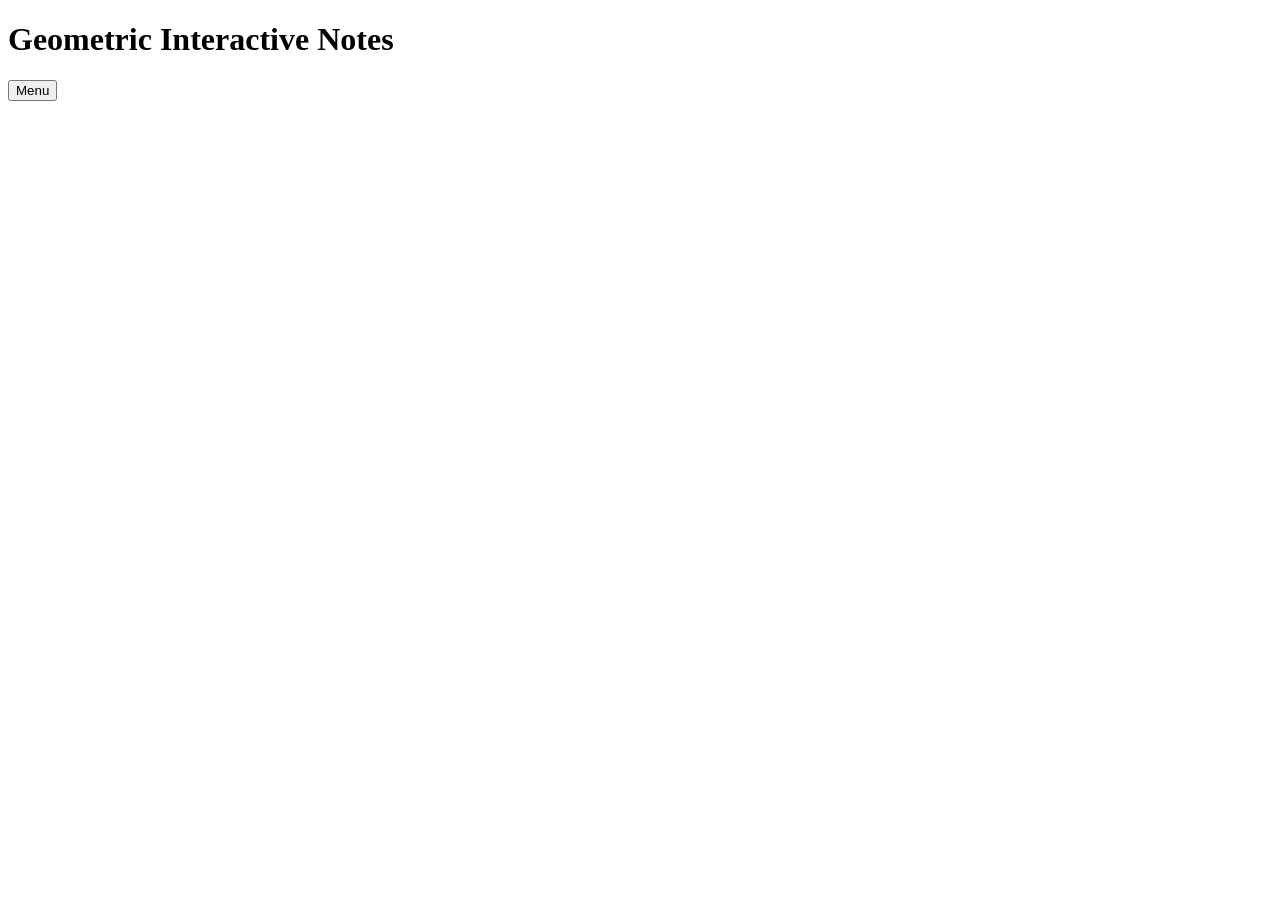
<file: src/template.html>
<!DOCTYPE html>
<html lang="en">
<head>
<meta charset="utf-8">
<meta name="viewport" content="width=device-width, initial-scale=1">
<title>Geometric Interactive Notes</title>
<style>/*STYLE*/</style>
</head>
<body>
<main id="app">
  <header class="bar">
    <h1>Geometric Interactive Notes</h1>
    <button type="button" id="menu" class="menu">Menu</button>
  </header>
  <p id="where" class="where"></p>

  <section id="home" aria-label="Levels">
    <div id="levels"></div>
  </section>

  <!-- A pause between levels, so a new level doesn't start without warning. -->
  <section id="checkpoint" hidden aria-labelledby="cp-next">
    <div class="card cp-card">
      <p id="cp-done" class="cp-done"></p>
      <p class="ask-kind">Up Next</p>
      <h2 id="cp-next" class="lead" tabindex="-1"></h2>
      <p id="cp-note" class="cp-note"></p>
      <ol id="cp-themes" class="cp-themes"></ol>
      <p class="row"><button type="button" class="primary" id="cp-go">Start</button></p>
    </div>
  </section>

  <section id="task" hidden aria-labelledby="ask">
    <div class="ask-box"><p id="ask-kind" class="ask-kind"></p><h2 id="ask" class="lead"></h2></div>
    <div class="split">
      <div class="card diagram-card">
        <p class="card-title">Diagram</p>
        <div id="tools" class="tools" role="toolbar" aria-label="Diagram tools"></div>
        <svg id="svg" role="group" aria-label="Diagram">
          <defs>
            <marker id="arrow" viewBox="0 0 10 10" refX="8" refY="5" markerWidth="4.5" markerHeight="4.5" orient="auto-start-reverse">
              <path d="M0,0 L10,5 L0,10 z" class="arrowhead"></path>
            </marker>
            <marker id="arrow-hl" viewBox="0 0 10 10" refX="8" refY="5" markerWidth="3.6" markerHeight="3.6" orient="auto-start-reverse">
              <path d="M0,0 L10,5 L0,10 z" class="arrowhead-hl"></path>
            </marker>
            <marker id="arrow-drawn" viewBox="0 0 10 10" refX="8" refY="5" markerWidth="4" markerHeight="4" orient="auto-start-reverse">
              <path d="M0,0 L10,5 L0,10 z" class="arrowhead-drawn"></path>
            </marker>
          </defs>
        </svg>
        <p id="tool-hint" class="hint"></p>
      </div>
      <div class="side">
        <div class="card label-card">
          <p class="card-title">Labeling</p>
          <!-- The question again, where students type, so it's never out of sight. Screen readers already heard it. -->
          <div id="ask-copy" class="ask-box ask-copy" aria-hidden="true"></div>
          <div id="label-area"></div>
          <p id="fb" class="feedback" role="status" aria-live="polite"></p>
          <p class="row"><button type="button" id="next" class="primary" hidden>Next</button><button type="button" id="next2" hidden>Next Mistake</button></p>
        </div>
        <div id="view-toggles" class="view-toggles" role="group" aria-label="What to show" hidden>
          <button type="button" id="tog-meas" class="toggle" aria-pressed="true">Measurements</button>
          <button type="button" id="tog-cong" class="toggle" aria-pressed="true">Congruent Marks</button>
        </div>
        <div id="measures" class="card measures" hidden>
          <p class="card-title" id="len-title">Measurements</p>
          <ul id="lengths" class="lengths" aria-labelledby="len-title"></ul>
          <p class="card-title" id="cong-title">Congruent</p>
          <ul id="congruent" class="congruent" aria-labelledby="cong-title"></ul>
        </div>
      </div>
    </div>
    <details class="facts">
      <summary>Figure Facts</summary>
      <div id="facts-body"></div>
    </details>
  </section>
  <p id="announce" class="sr" aria-live="polite"></p>
</main>
<script>/*GEOM*/</script>
<script>/*NOTATION*/</script>
<script>/*ALGEBRA*/</script>
<script>/*TASKS*/</script>
<script>/*DIAGRAM*/</script>
<script>/*UI*/</script>
</body>
</html>
</file>
